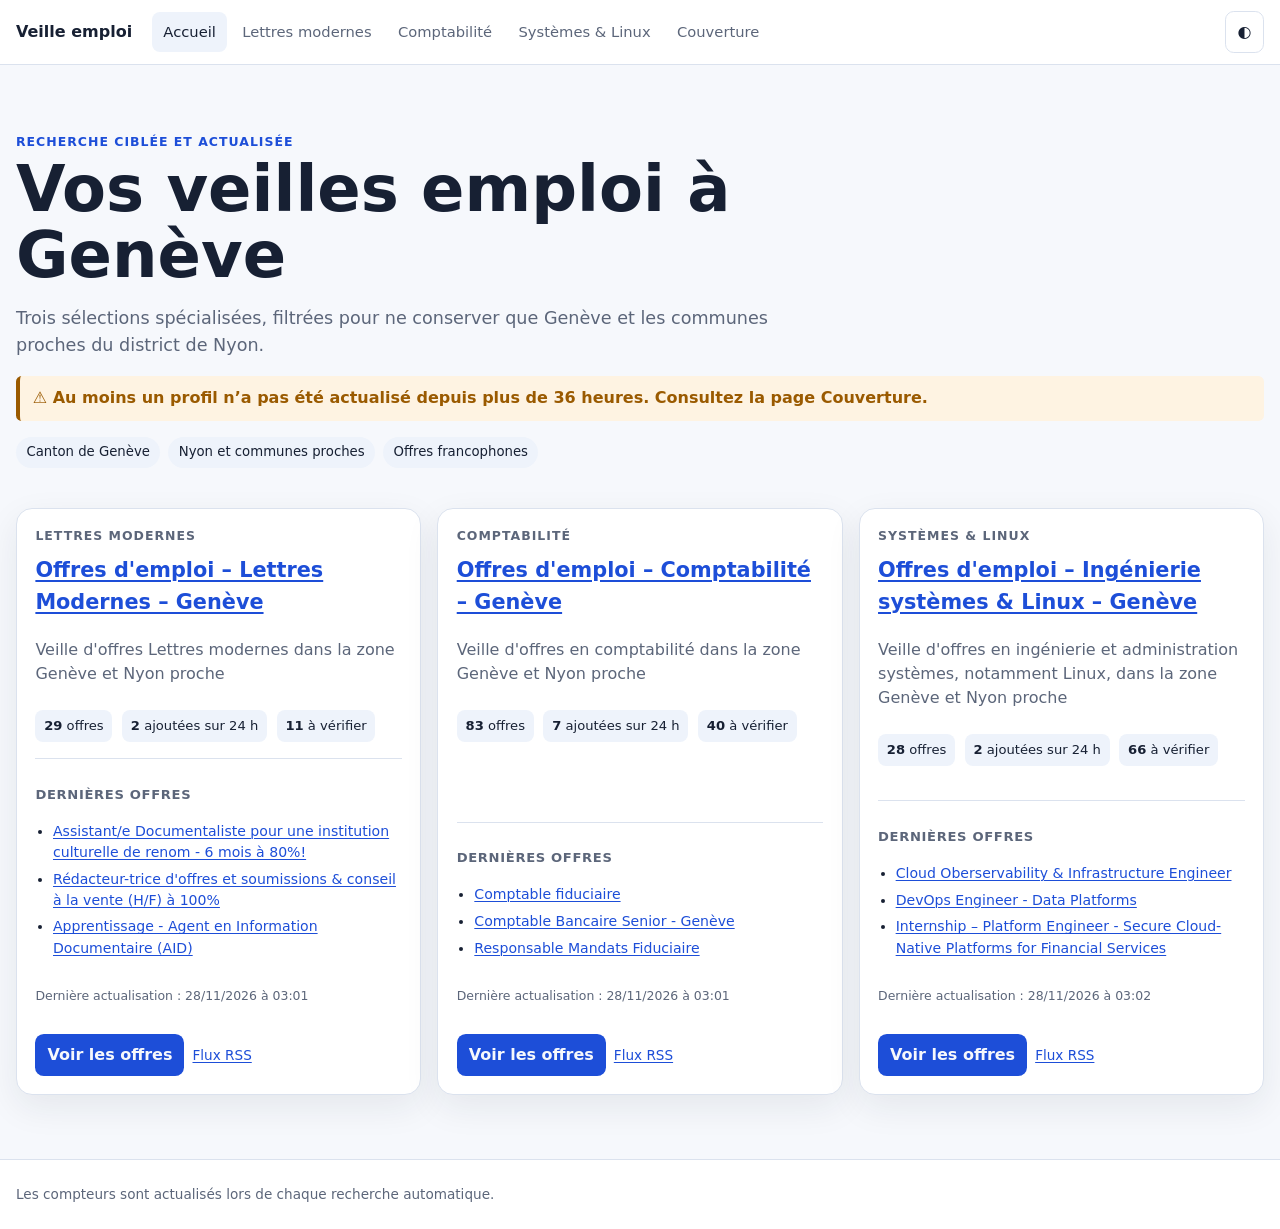
<file: docs/index.html>
<!DOCTYPE html><html lang="fr"><head><meta charset="UTF-8">
<meta name="viewport" content="width=device-width, initial-scale=1"><meta name="theme-color" content="#1d4ed8">
<meta name="description" content="Veilles d'offres d'emploi à Genève et dans le district de Nyon proche.">
<meta property="og:title" content="Veilles emploi – Genève"><link rel="canonical" href="https://gabigbarig.github.io/find_job/">
<link rel="manifest" href="manifest.webmanifest"><link rel="icon" href="icon.svg" type="image/svg+xml">
<link rel="stylesheet" href="assets/site.css"><script>if(localStorage.getItem('find-job:theme')==='dark')document.documentElement.dataset.theme='dark';</script>
<title>Veilles emploi – Genève</title></head><body data-data-fresh-at="2026-11-28T03:01:22.856066+01:00"><a class="skip-link" href="#profils">Aller aux profils</a>
<header class="site-header"><div class="shell header-inner"><a class="brand" href="./">Veille emploi</a><nav class="main-nav" aria-label="Navigation principale"><a href="index.html" aria-current="page">Accueil</a><a href="lettres/">Lettres modernes</a><a href="comptabilite/">Comptabilité</a><a href="systemes/">Systèmes &amp; Linux</a><a href="status.html">Couverture</a></nav>
<div class="header-actions"><button id="theme-toggle" class="icon-button" type="button" aria-label="Changer de thème">◐</button></div></div></header>
<main class="shell"><section class="portal-hero"><p class="eyebrow">Recherche ciblée et actualisée</p>
<h1>Vos veilles emploi à Genève</h1><p class="portal-intro">Trois sélections spécialisées, filtrées pour ne conserver que Genève et les communes proches du district de Nyon.</p>
<p id="portal-freshness-warning" class="freshness-warning" hidden>⚠️ Au moins un profil n’a pas été actualisé depuis plus de 36 heures. Consultez la page Couverture.</p>
<div class="coverage" aria-label="Zone couverte"><span>Canton de Genève</span><span>Nyon et communes proches</span><span>Offres francophones</span></div></section>
<section id="profils" class="profile-grid" aria-label="Profils de recherche"><article class="profile-card">
<p class="eyebrow">Lettres modernes</p><h2><a href="lettres/">Offres d&#x27;emploi – Lettres Modernes – Genève</a></h2>
<p>Veille d&#x27;offres Lettres modernes dans la zone Genève et Nyon proche</p><div class="card-stats"><span><strong>29</strong> offres</span>
<span><strong>2</strong> ajoutées sur 24 h</span>
<span><strong>11</strong> à vérifier</span></div>
<div class="latest"><h3>Dernières offres</h3><ul><li><a href="https://www.jobup.ch/fr/emplois/detail/31d40b3c-4aa2-4e4f-a94a-139de60da13b/" target="_blank" rel="noopener noreferrer">Assistant/e Documentaliste pour une institution culturelle de renom - 6 mois à 80%!</a></li><li><a href="https://www.jobup.ch/fr/emplois/detail/0549dfdb-a9eb-418d-b0b9-749d127c51ce/" target="_blank" rel="noopener noreferrer">Rédacteur-trice d&#x27;offres et soumissions &amp; conseil à la vente (H/F) à 100%</a></li><li><a href="https://www.jobs.ch/fr/offres-emplois/detail/6d8539a7-5ac3-49c3-92fc-cf1a95da4362/" target="_blank" rel="noopener noreferrer">Apprentissage - Agent en Information Documentaire (AID)</a></li></ul></div>
<p class="last-update">Dernière actualisation : 28/11/2026 à 03:01</p>
<div class="card-actions"><a class="primary-button" href="lettres/">Voir les offres</a>
<a class="rss-link" href="lettres/feed.xml">Flux RSS</a></div></article><article class="profile-card">
<p class="eyebrow">Comptabilité</p><h2><a href="comptabilite/">Offres d&#x27;emploi – Comptabilité – Genève</a></h2>
<p>Veille d&#x27;offres en comptabilité dans la zone Genève et Nyon proche</p><div class="card-stats"><span><strong>83</strong> offres</span>
<span><strong>7</strong> ajoutées sur 24 h</span>
<span><strong>40</strong> à vérifier</span></div>
<div class="latest"><h3>Dernières offres</h3><ul><li><a href="https://www.jobscout24.ch/fr/job/e6465d01-7ec0-4f7b-b8a4-3b73a58efce5/" target="_blank" rel="noopener noreferrer">Comptable fiduciaire</a></li><li><a href="https://www.jobup.ch/fr/emplois/detail/1118cb14-773f-43ed-a59e-77e51b51337a/" target="_blank" rel="noopener noreferrer">Comptable Bancaire Senior - Genève</a></li><li><a href="https://www.jobscout24.ch/fr/job/9443d0f3-1bec-4b91-9ffa-afa0ea6d64d8/" target="_blank" rel="noopener noreferrer">Responsable Mandats Fiduciaire</a></li></ul></div>
<p class="last-update">Dernière actualisation : 28/11/2026 à 03:01</p>
<div class="card-actions"><a class="primary-button" href="comptabilite/">Voir les offres</a>
<a class="rss-link" href="comptabilite/feed.xml">Flux RSS</a></div></article><article class="profile-card">
<p class="eyebrow">Systèmes &amp; Linux</p><h2><a href="systemes/">Offres d&#x27;emploi – Ingénierie systèmes &amp; Linux – Genève</a></h2>
<p>Veille d&#x27;offres en ingénierie et administration systèmes, notamment Linux, dans la zone Genève et Nyon proche</p><div class="card-stats"><span><strong>28</strong> offres</span>
<span><strong>2</strong> ajoutées sur 24 h</span>
<span><strong>66</strong> à vérifier</span></div>
<div class="latest"><h3>Dernières offres</h3><ul><li><a href="https://www.jobup.ch/fr/emplois/detail/70709e2f-2058-42c7-88b4-499bbbc62067/" target="_blank" rel="noopener noreferrer">Cloud Oberservability &amp; Infrastructure Engineer</a></li><li><a href="https://www.jobs.ch/fr/offres-emplois/detail/e46200e9-4c2d-4319-b38b-a659e8ae39c0/" target="_blank" rel="noopener noreferrer">DevOps Engineer - Data Platforms</a></li><li><a href="https://www.jobs.ch/fr/offres-emplois/detail/fa8db7b9-d1b4-47b4-b505-edf79d66420b/" target="_blank" rel="noopener noreferrer">Internship – Platform Engineer - Secure Cloud-Native Platforms for Financial Services</a></li></ul></div>
<p class="last-update">Dernière actualisation : 28/11/2026 à 03:02</p>
<div class="card-actions"><a class="primary-button" href="systemes/">Voir les offres</a>
<a class="rss-link" href="systemes/feed.xml">Flux RSS</a></div></article></section></main>
<footer><div class="shell">Les compteurs sont actualisés lors de chaque recherche automatique.</div></footer>
<script>document.getElementById('theme-toggle').addEventListener('click',()=>{const d=document.documentElement.dataset.theme!=='dark';document.documentElement.dataset.theme=d?'dark':'';localStorage.setItem('find-job:theme',d?'dark':'light')});const fresh=Date.parse(document.body.dataset.dataFreshAt);if(!fresh||Date.now()-fresh>36*3600*1000)document.getElementById('portal-freshness-warning').hidden=false;if('serviceWorker'in navigator)window.addEventListener('load',()=>navigator.serviceWorker.register('sw.js').catch(()=>{}));</script>
</body></html>
</file>
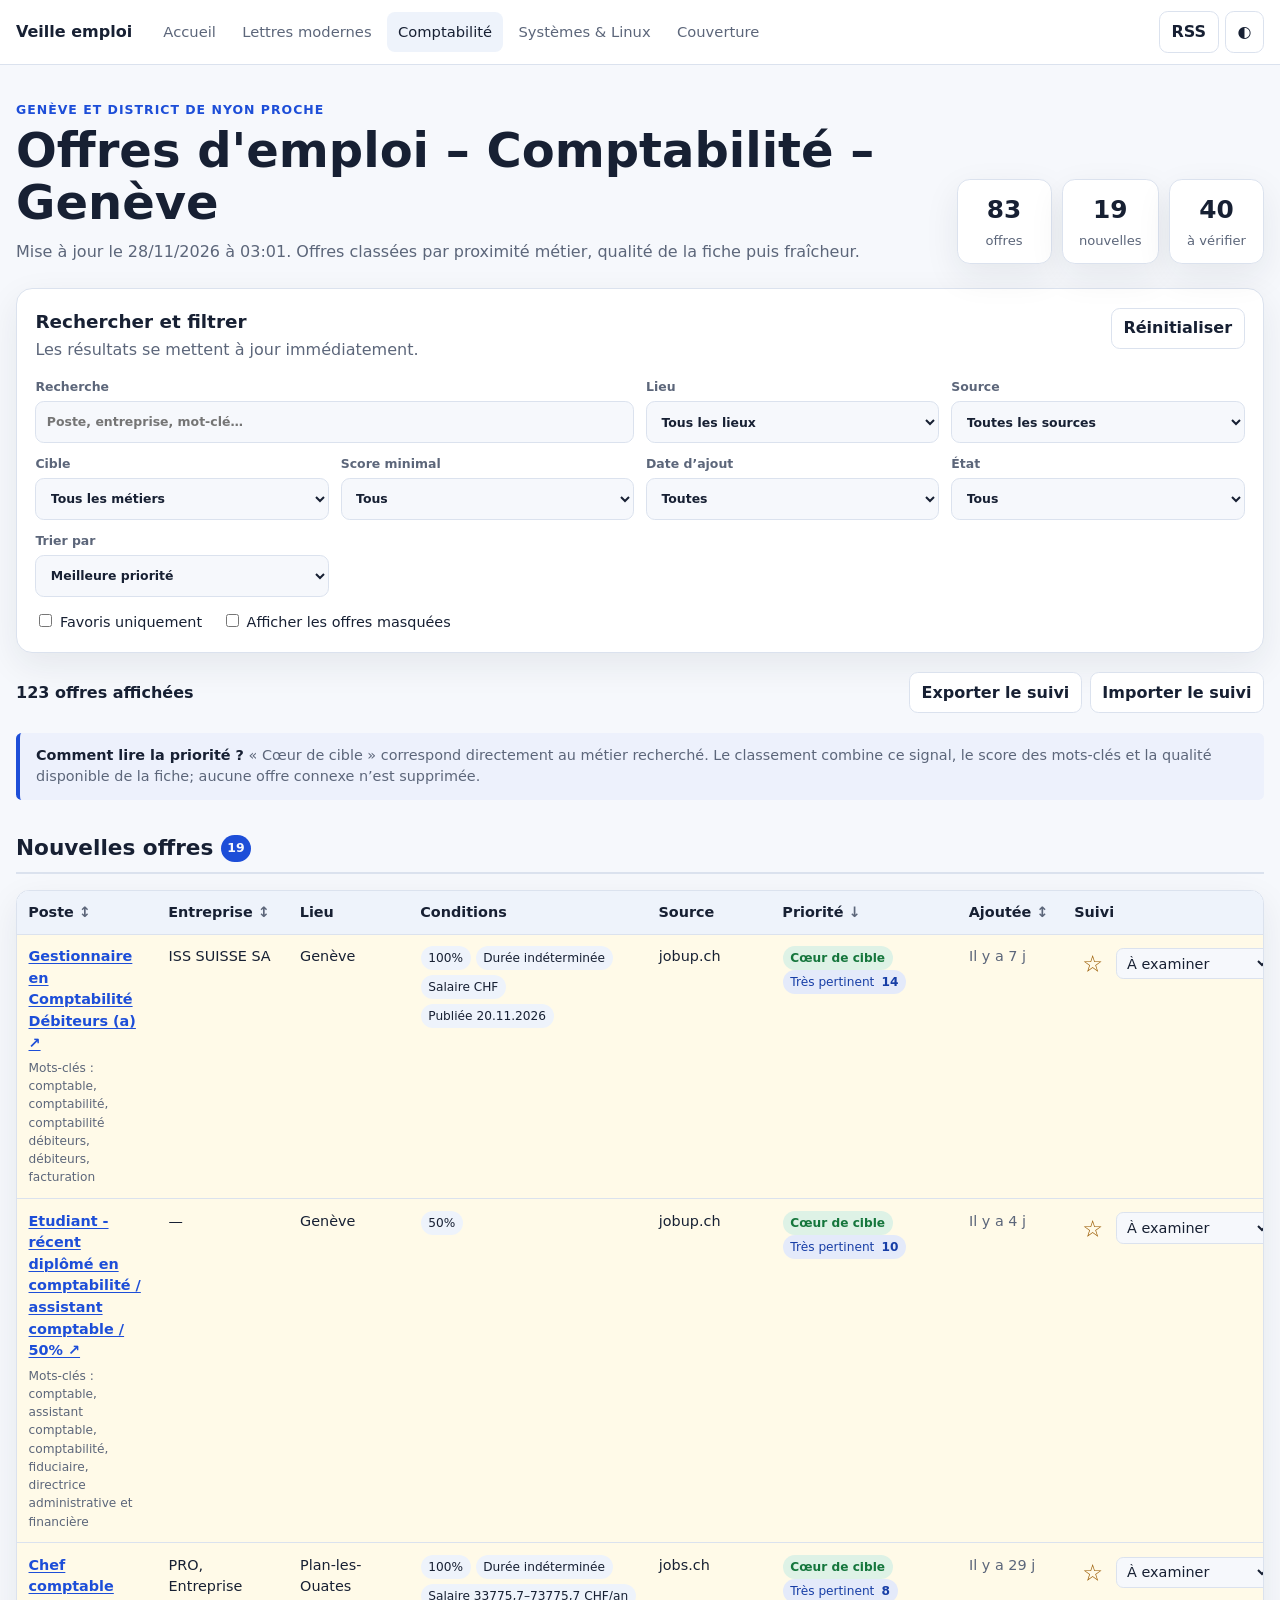
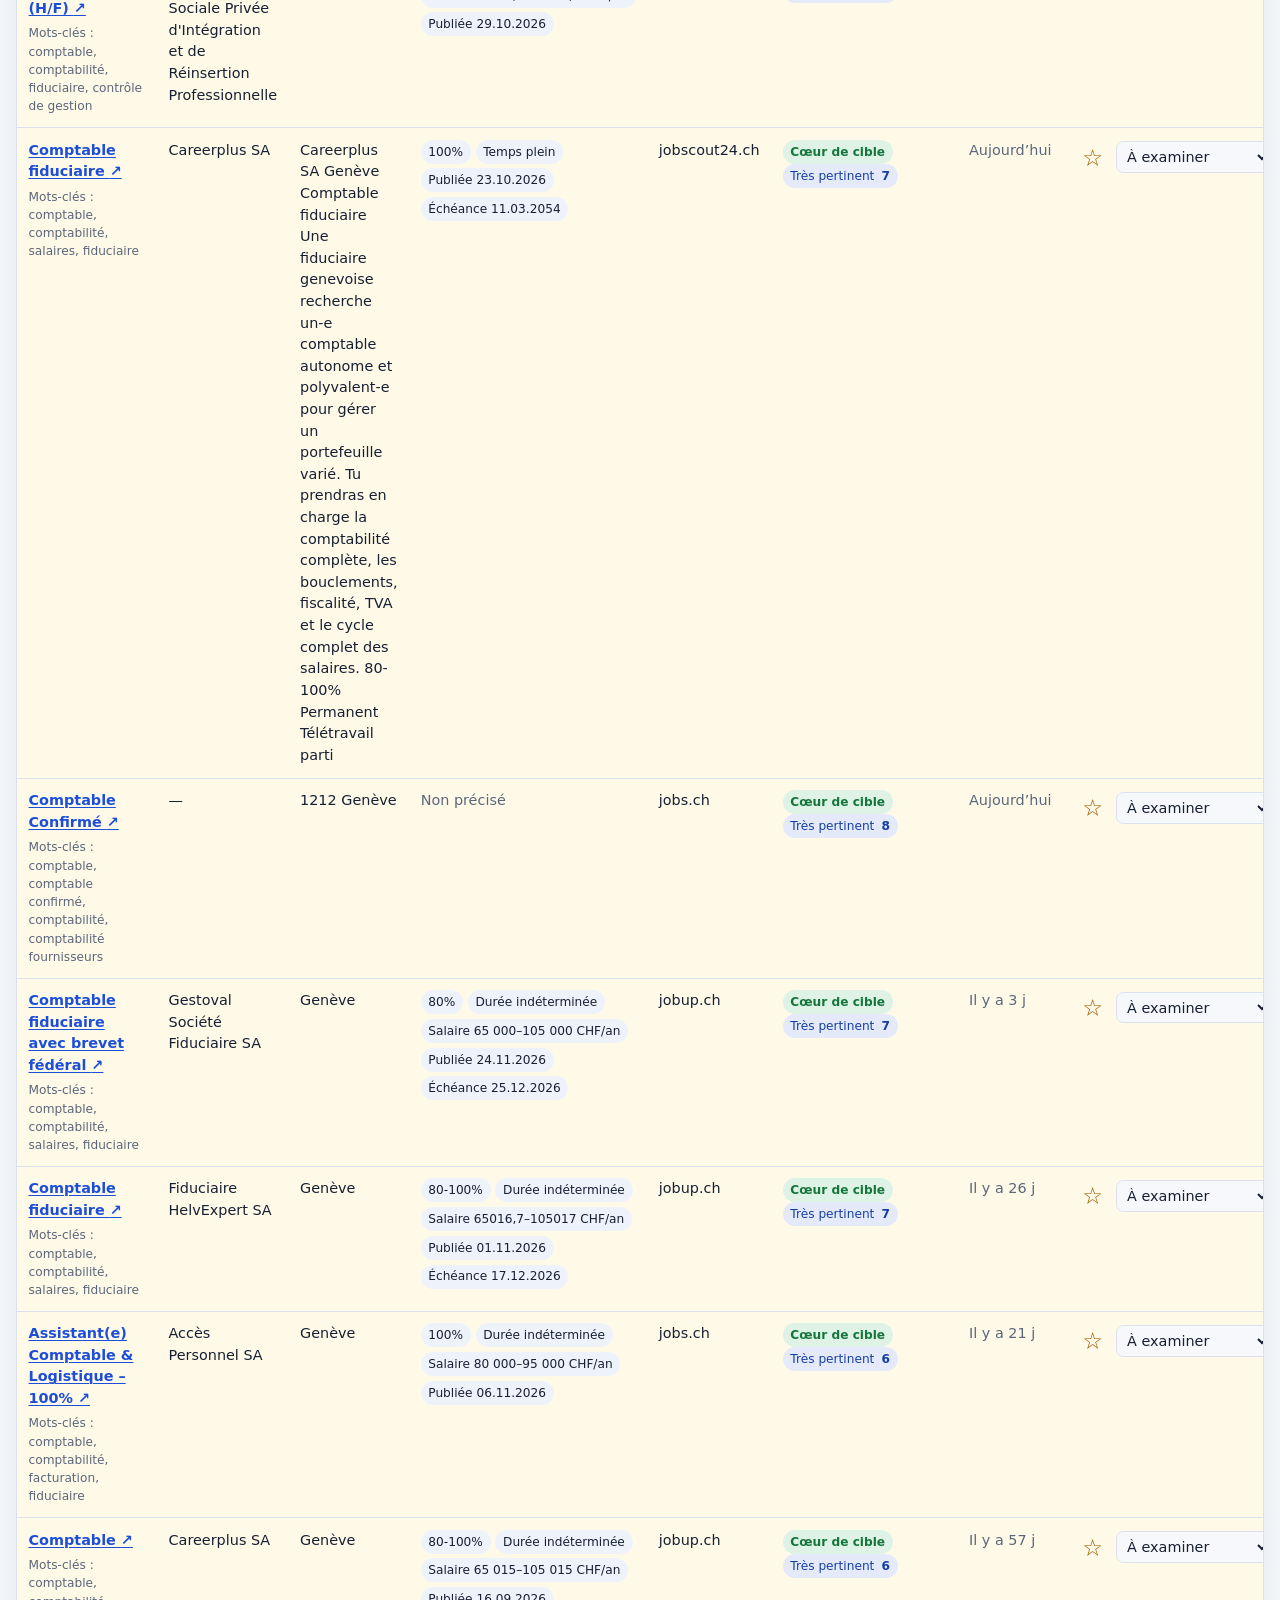
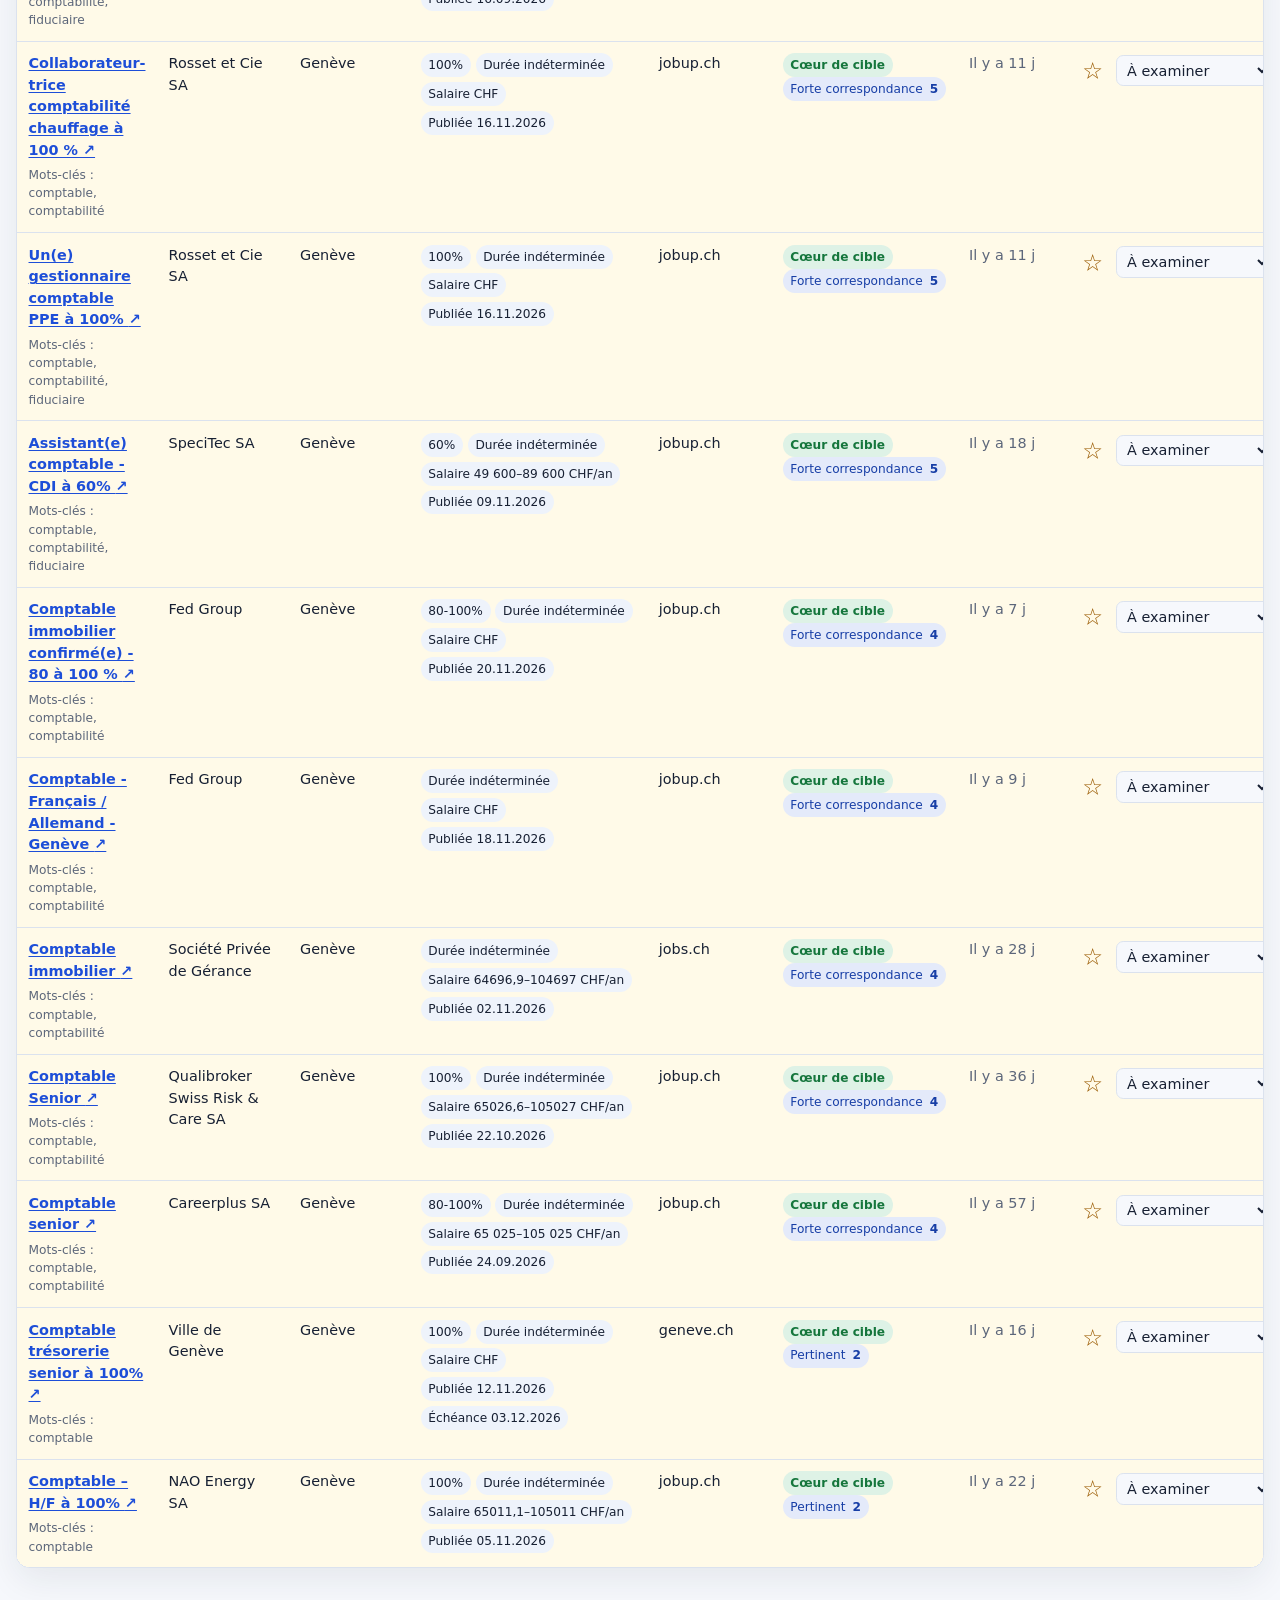
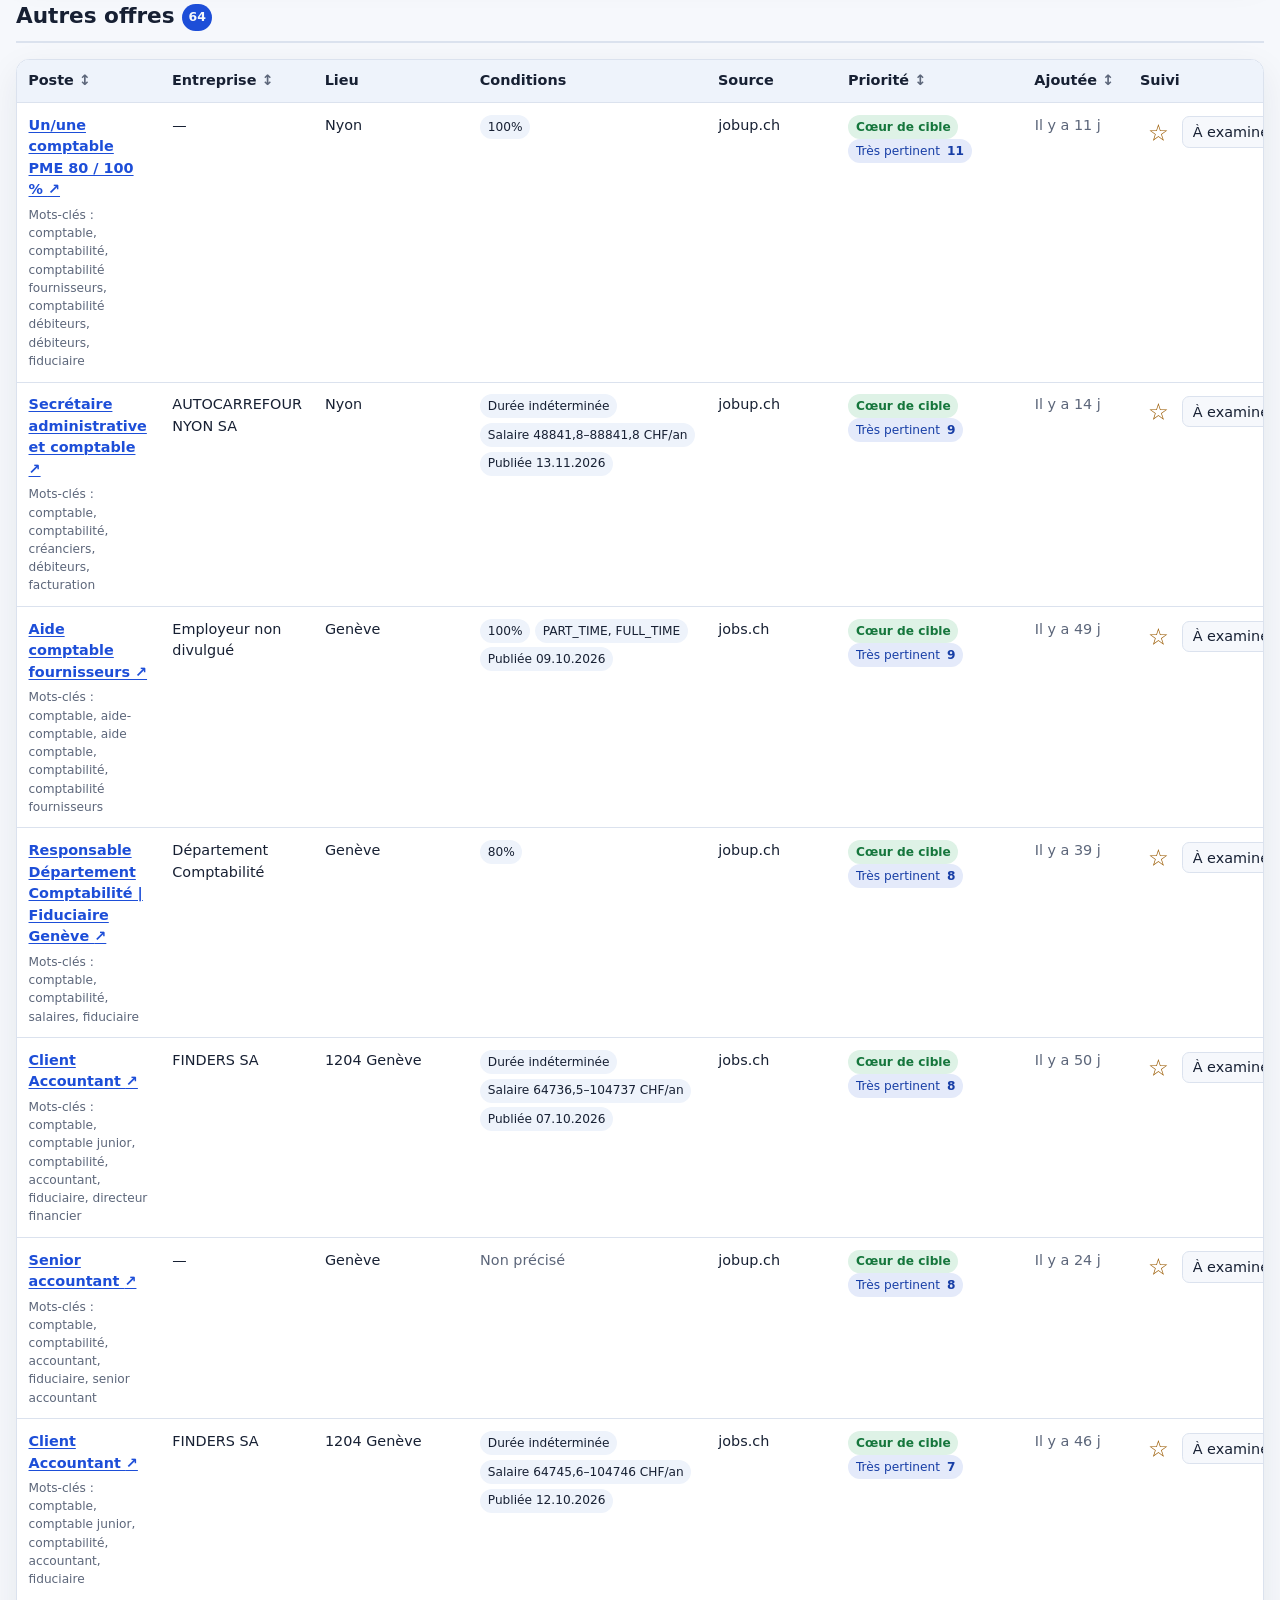
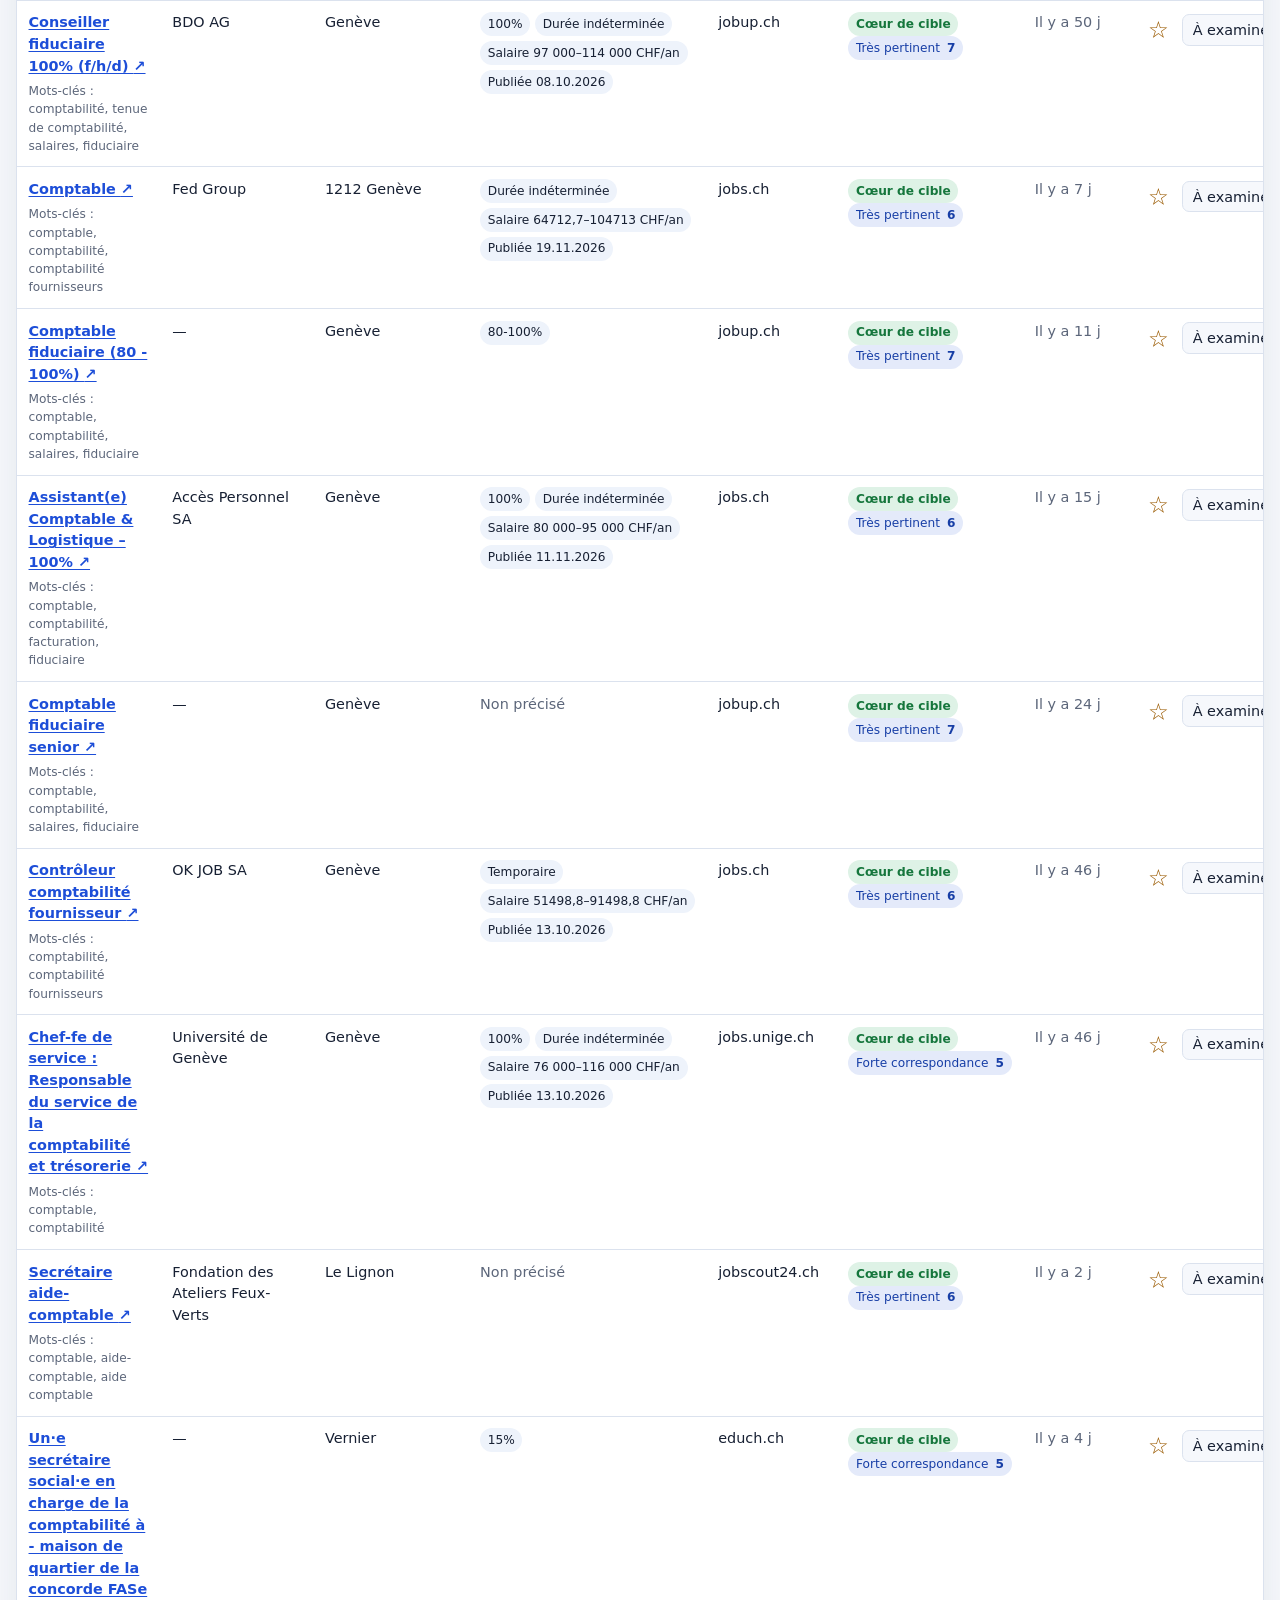
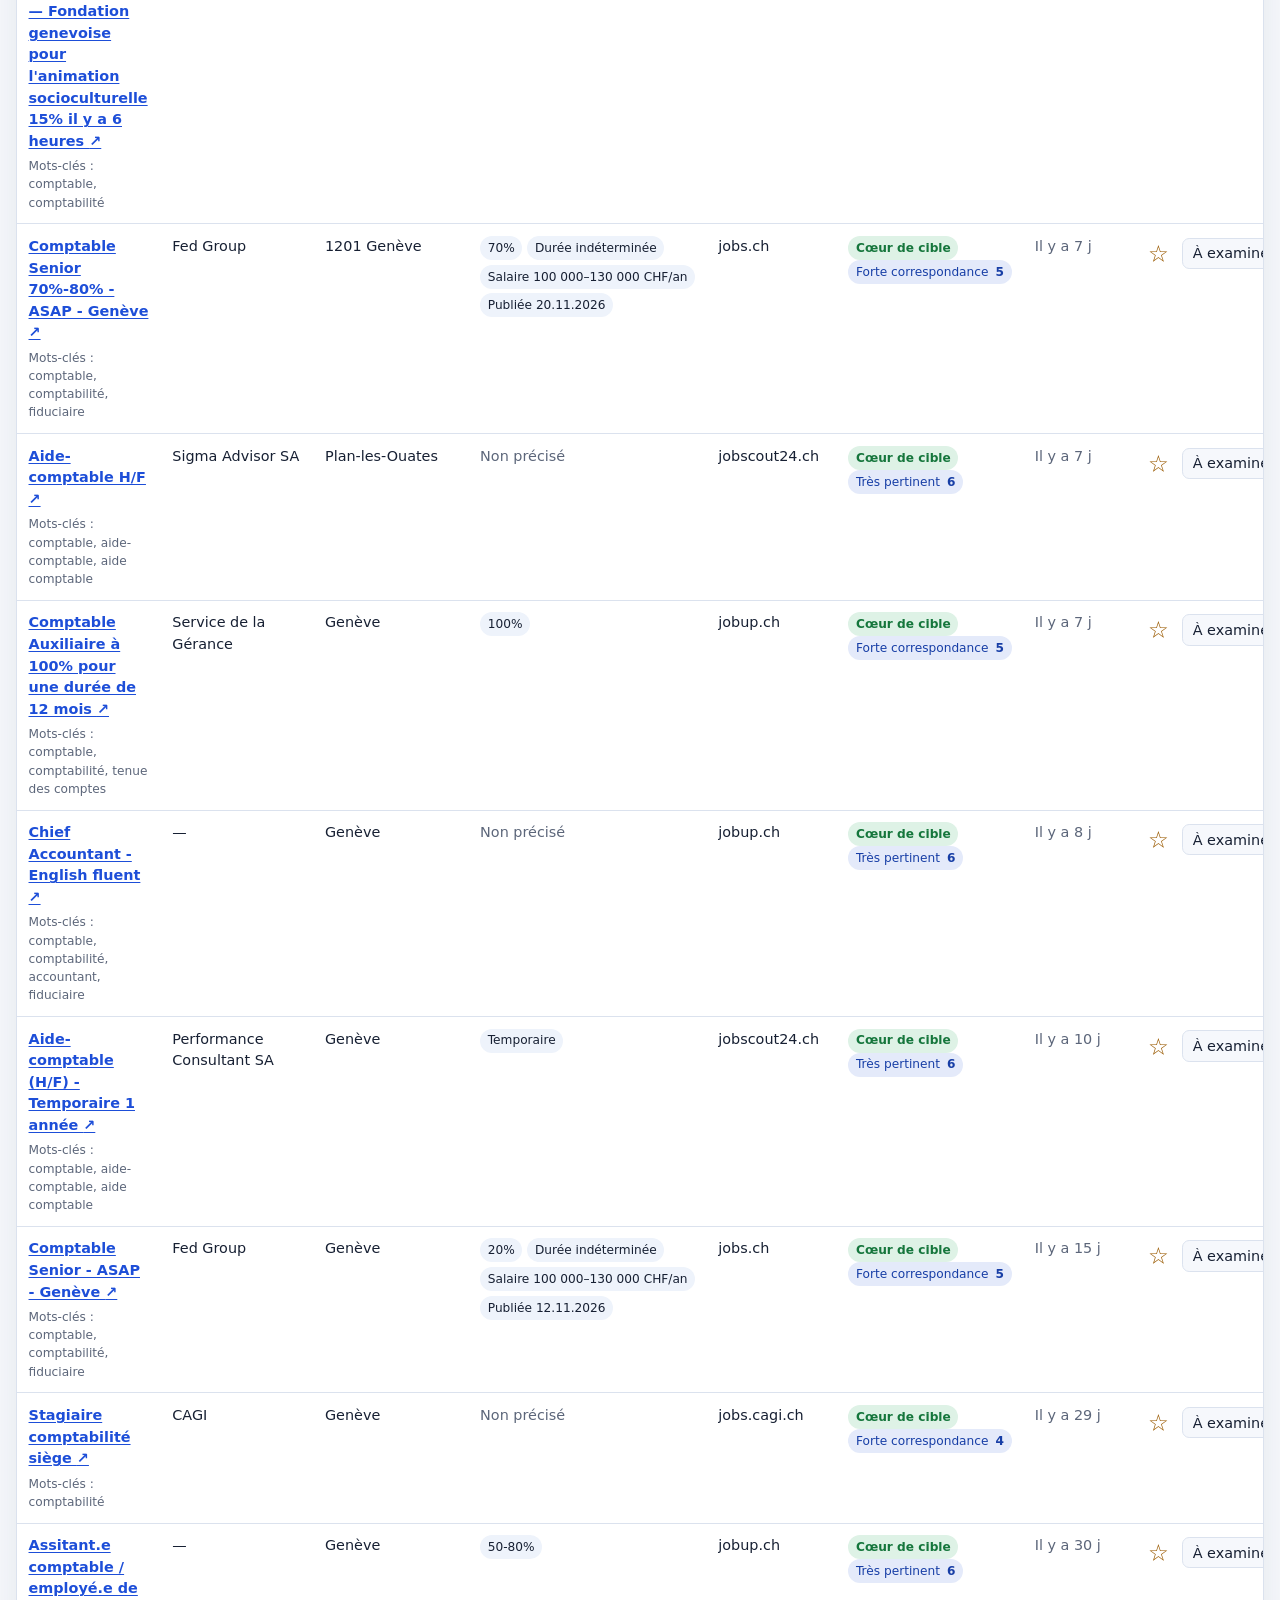
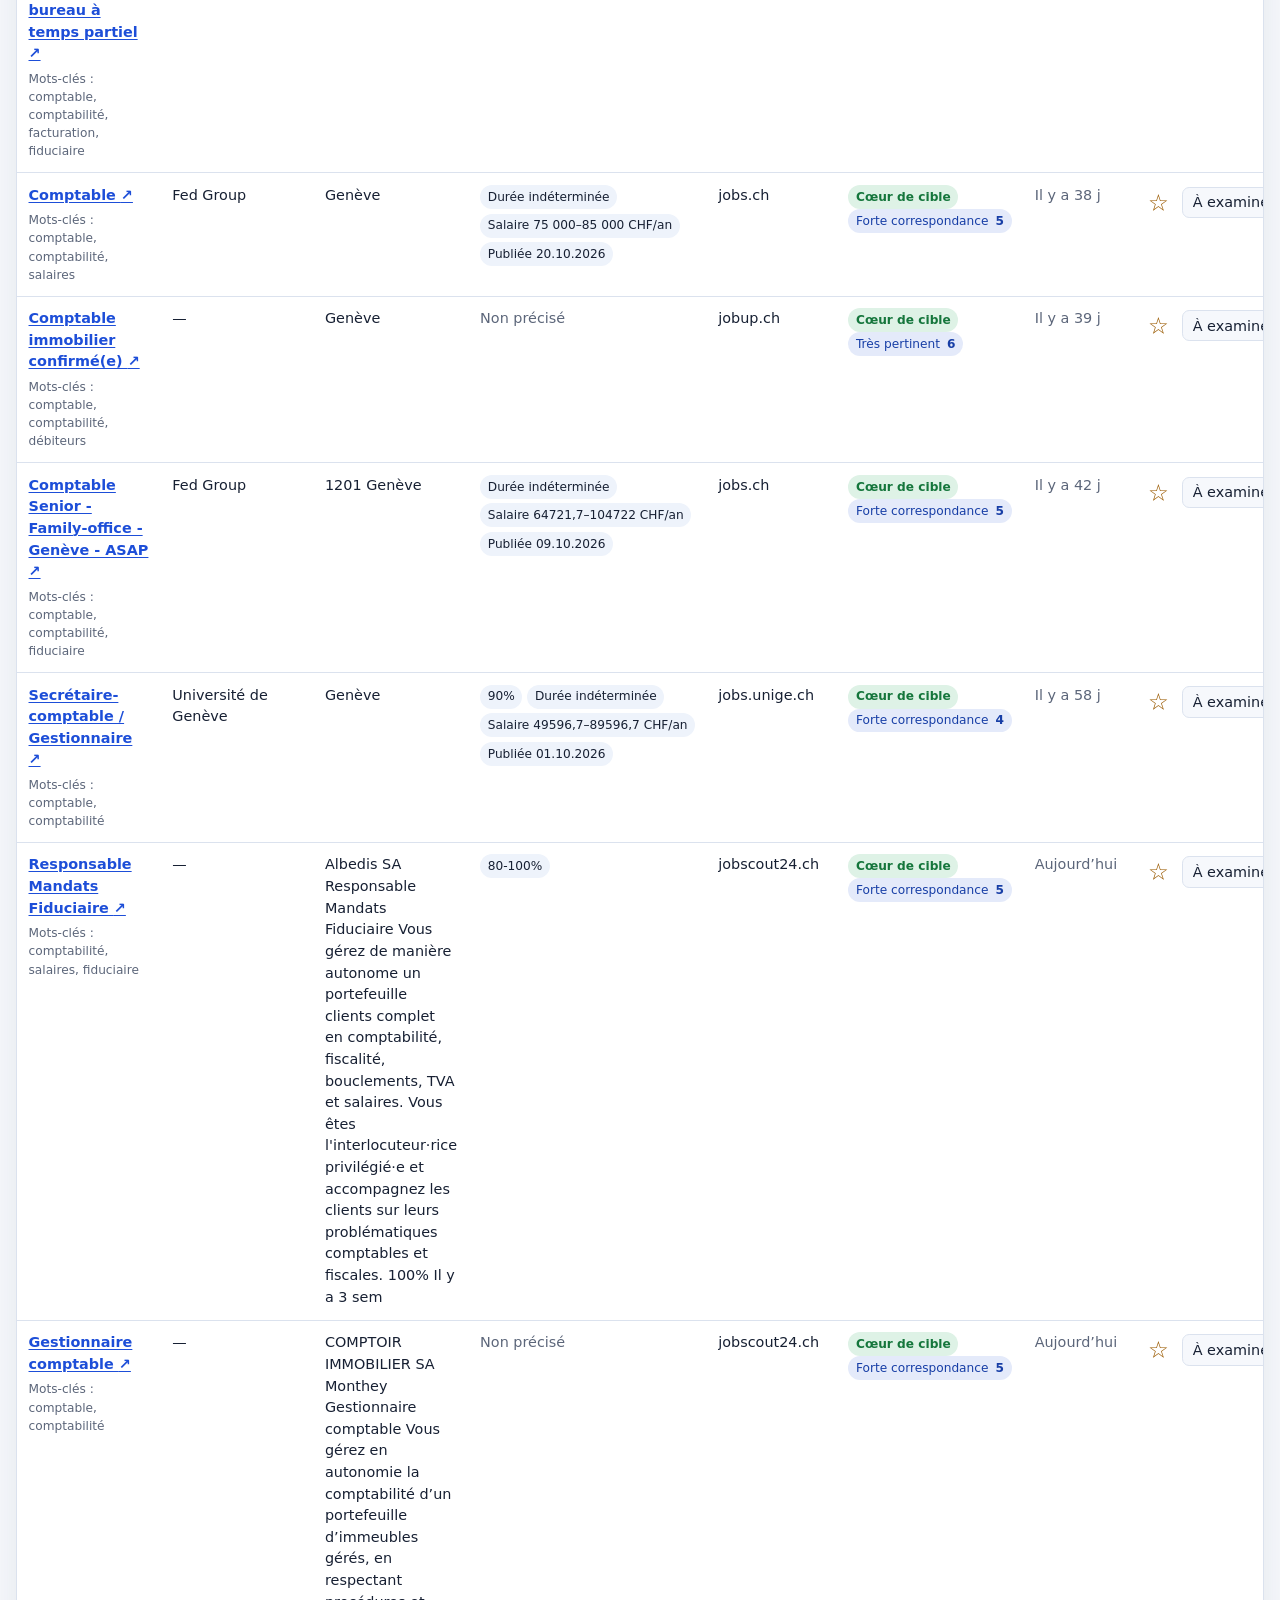
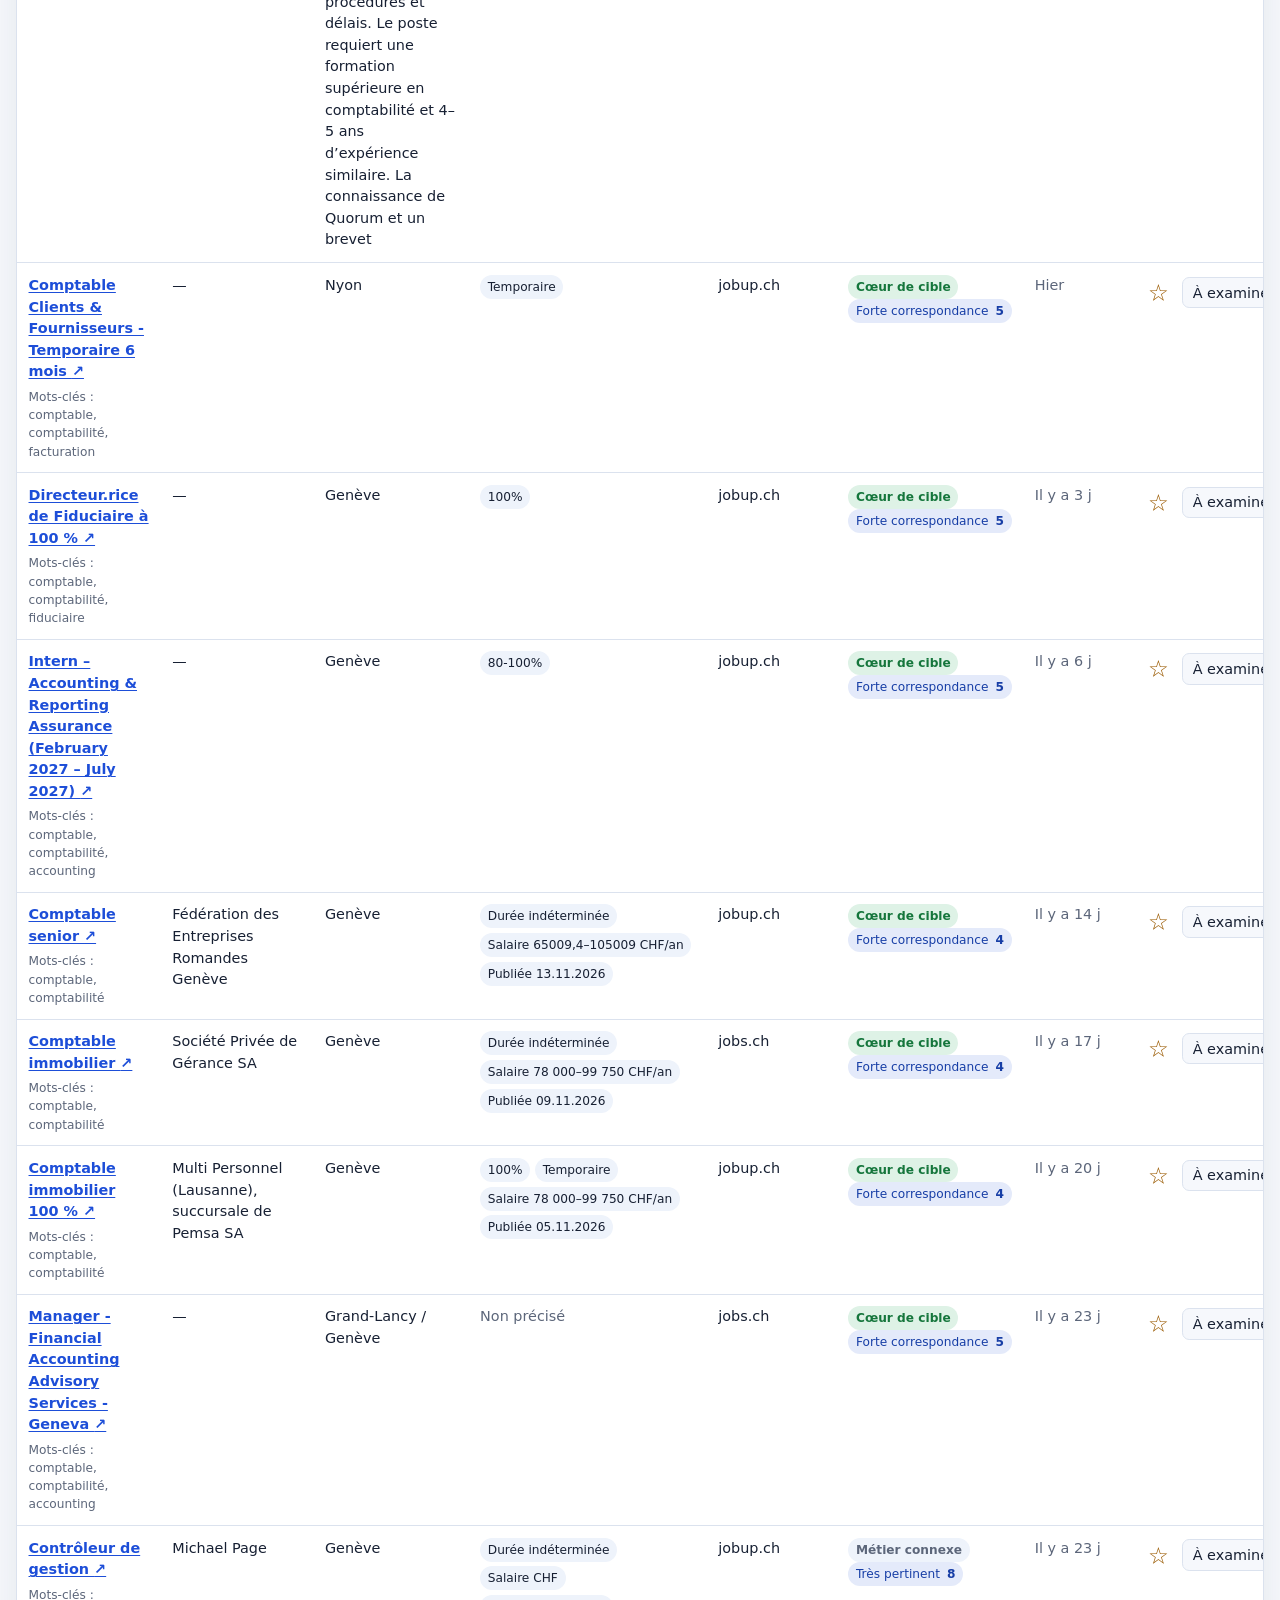
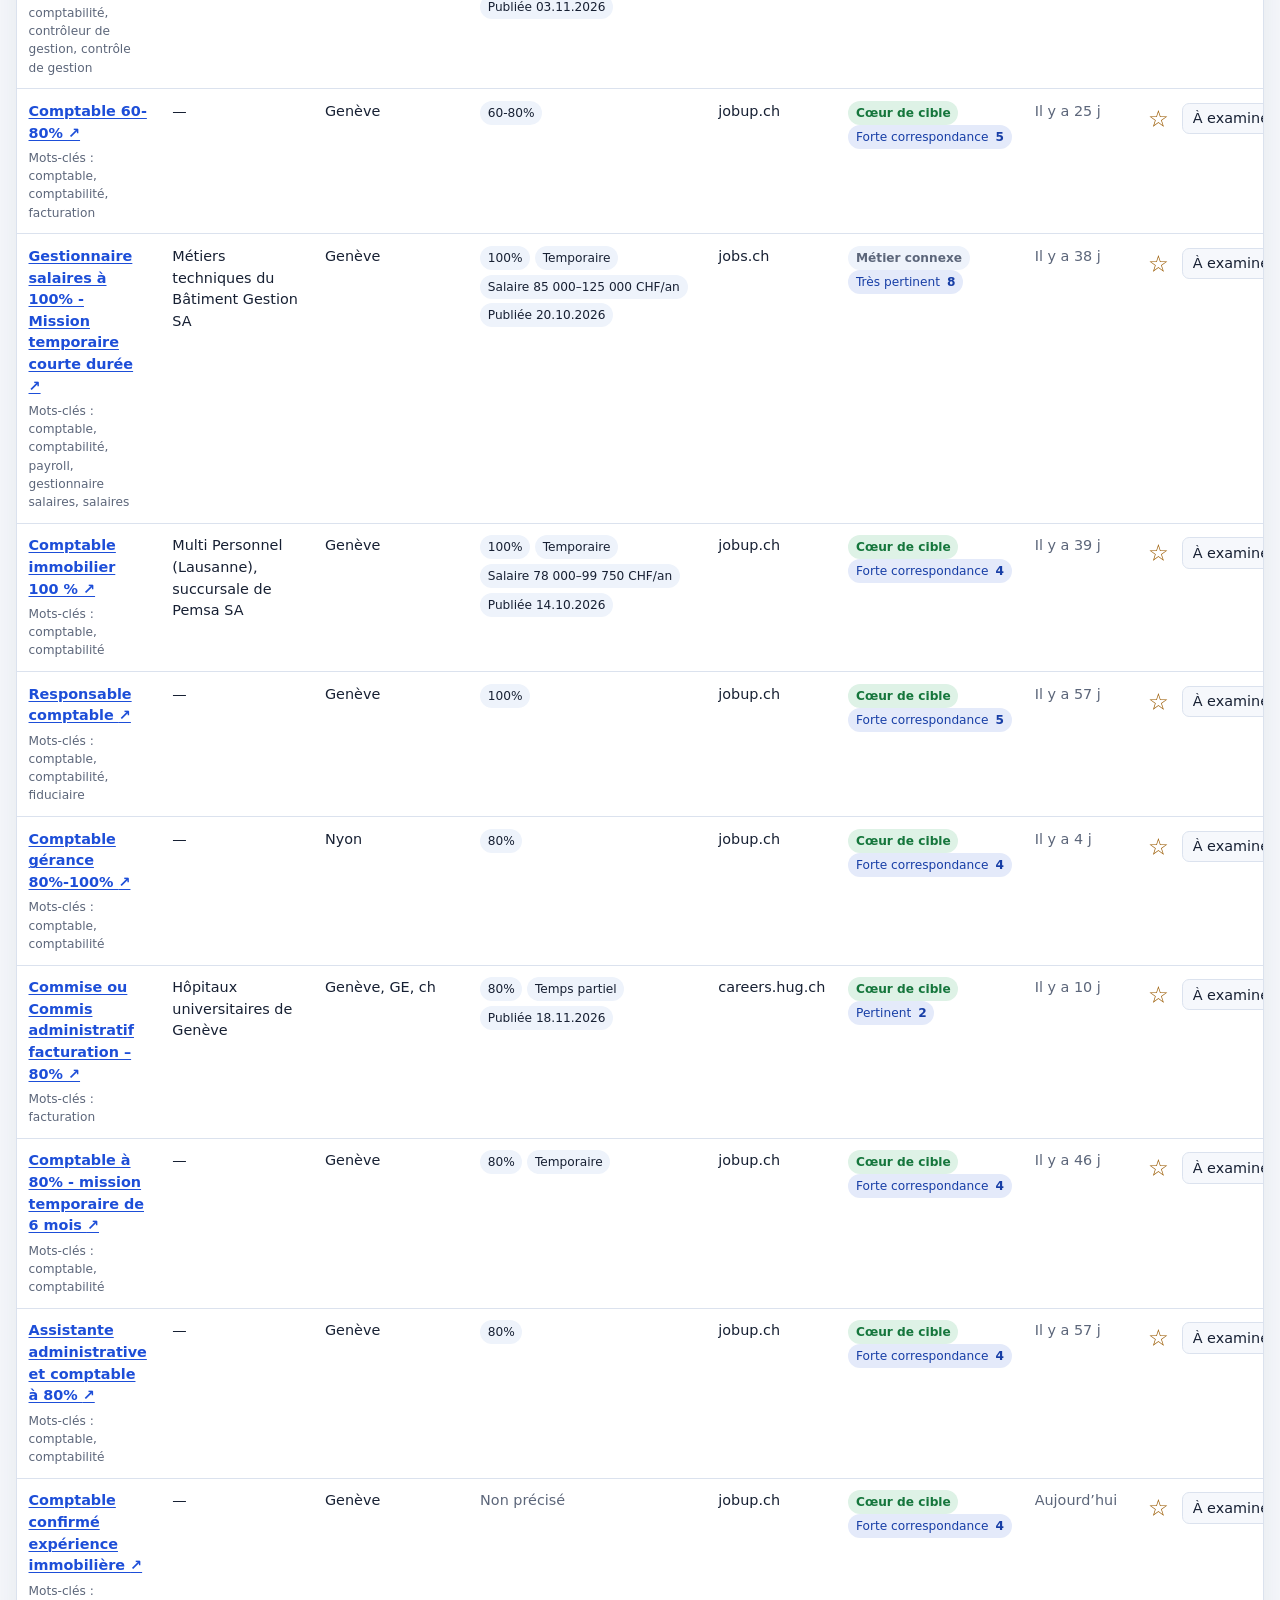
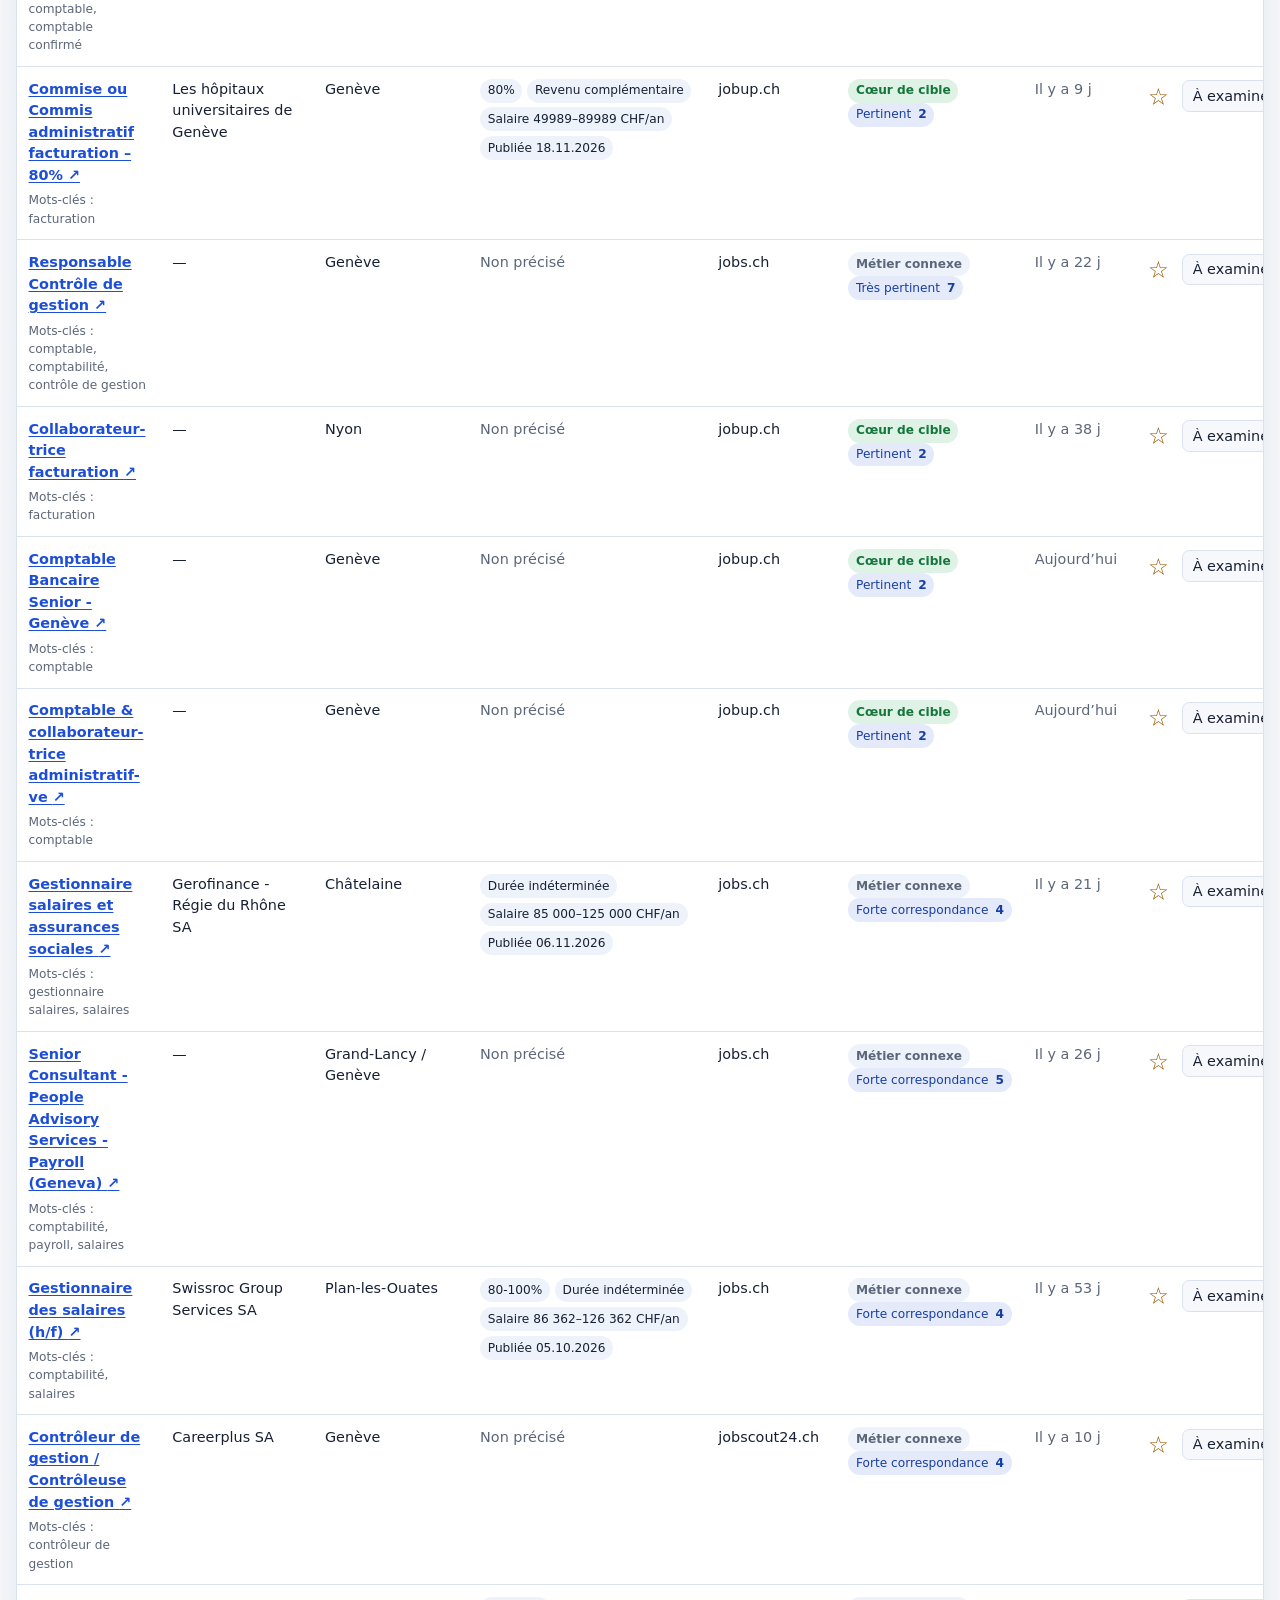
<file: docs/comptabilite/index.html>
<!DOCTYPE html>
<html lang="fr">
<head>
<meta charset="UTF-8"><meta name="viewport" content="width=device-width, initial-scale=1">
<meta name="description" content="Veille d&#x27;offres en comptabilité dans la zone Genève et Nyon proche">
<meta name="theme-color" content="#1d4ed8"><meta property="og:title" content="Offres d&#x27;emploi – Comptabilité – Genève">
<meta property="og:description" content="Veille d&#x27;offres en comptabilité dans la zone Genève et Nyon proche">
<link rel="canonical" href="https://gabigbarig.github.io/find_job/comptabilite/">
<link rel="alternate" type="application/rss+xml" title="Flux RSS" href="feed.xml">
<link rel="manifest" href="../manifest.webmanifest"><link rel="icon" href="../icon.svg" type="image/svg+xml">
<link rel="stylesheet" href="../assets/site.css">
<script>if(localStorage.getItem('find-job:theme')==='dark')document.documentElement.dataset.theme='dark';</script>
<title>Offres d&#x27;emploi – Comptabilité – Genève</title>
</head>
<body data-profile="comptabilite">
<a class="skip-link" href="#offres">Aller aux offres</a>
<header class="site-header"><div class="shell header-inner"><a class="brand" href="../">Veille emploi</a>
<nav class="main-nav" aria-label="Navigation principale"><a href="../index.html">Accueil</a><a href="../lettres/">Lettres modernes</a><a href="../comptabilite/" aria-current="page">Comptabilité</a><a href="../systemes/">Systèmes &amp; Linux</a><a href="../status.html">Couverture</a></nav><div class="header-actions"><a class="icon-button" href="feed.xml" title="Flux RSS">RSS</a>
<button id="theme-toggle" class="icon-button" type="button" aria-label="Changer de thème">◐</button></div></div></header>
<main class="shell" id="offres">
<section class="hero"><div><p class="eyebrow">Genève et district de Nyon proche</p>
<h1>Offres d&#x27;emploi – Comptabilité – Genève</h1>
<p class="updated">Mise à jour le 28/11/2026 à 03:01. Offres classées par proximité métier, qualité de la fiche puis fraîcheur.</p></div>
<div class="hero-stats"><div><strong>83</strong><span>offres</span></div>
<div><strong>19</strong><span>nouvelles</span></div>
<div><strong>40</strong><span>à vérifier</span></div></div></section>

<section class="panel filters" aria-labelledby="filters-title"><div class="panel-title-row">
<div><h2 id="filters-title">Rechercher et filtrer</h2><p>Les résultats se mettent à jour immédiatement.</p></div>
<button id="reset-filters" class="secondary" type="button">Réinitialiser</button></div>
<div class="filter-grid">
<label class="search-field">Recherche<input id="search" type="search" placeholder="Poste, entreprise, mot-clé…" autocomplete="off"></label>
<label>Lieu<select id="location-filter"><option value="">Tous les lieux</option><option value="1201 Genève">1201 Genève</option><option value="1204 Genève">1204 Genève</option><option value="1212 Genève">1212 Genève</option><option value="Albedis SA Responsable Mandats Fiduciaire Vous gérez de manière autonome un portefeuille clients complet en comptabilité, fiscalité, bouclements, TVA et salaires. Vous êtes l&#x27;interlocuteur·rice privilégié·e et accompagnez les clients sur leurs problématiques comptables et fiscales. 100% Il y a 3 sem">Albedis SA Responsable Mandats Fiduciaire Vous gérez de manière autonome un portefeuille clients complet en comptabilité, fiscalité, bouclements, TVA et salaires. Vous êtes l&#x27;interlocuteur·rice privilégié·e et accompagnez les clients sur leurs problématiques comptables et fiscales. 100% Il y a 3 sem</option><option value="Bantam Wankmüller SA Etagnières Aide-comptable 40% à 60% (H/F) En tant qu&#x27;aide-comptable à 40–60%, vous participez à la tenue de la comptabilité et au suivi administratif financier. Le poste requiert une expérience confirmée similaire et une bonne maîtrise du français. 40-60% Permanent Il y a 2 mois">Bantam Wankmüller SA Etagnières Aide-comptable 40% à 60% (H/F) En tant qu&#x27;aide-comptable à 40–60%, vous participez à la tenue de la comptabilité et au suivi administratif financier. Le poste requiert une expérience confirmée similaire et une bonne maîtrise du français. 40-60% Permanent Il y a 2 mois</option><option value="Barock Job AG Leiter/in Payroll Vous assumez la responsabilité globale de la paie, du contrôle du temps et des assurances sociales pour environ 2&#x27;800 collaborateurs. Vous dirigez une équipe de trois personnes et garantissez les clôtures mensuelles et annuelles. Une expérience de plusieurs années et">Barock Job AG Leiter/in Payroll Vous assumez la responsabilité globale de la paie, du contrôle du temps et des assurances sociales pour environ 2&#x27;800 collaborateurs. Vous dirigez une équipe de trois personnes et garantissez les clôtures mensuelles et annuelles. Une expérience de plusieurs années et</option><option value="COMPTOIR IMMOBILIER SA Monthey Gestionnaire comptable Vous gérez en autonomie la comptabilité d’un portefeuille d’immeubles gérés, en respectant procédures et délais. Le poste requiert une formation supérieure en comptabilité et 4–5 ans d’expérience similaire. La connaissance de Quorum et un brevet">COMPTOIR IMMOBILIER SA Monthey Gestionnaire comptable Vous gérez en autonomie la comptabilité d’un portefeuille d’immeubles gérés, en respectant procédures et délais. Le poste requiert une formation supérieure en comptabilité et 4–5 ans d’expérience similaire. La connaissance de Quorum et un brevet</option><option value="Camenzind Human Resources GmbH Payroll Spezialist (m/w) Poste responsable en administration de la paie incluant paiements, déclarations sociales et contacts avec les autorités. Exigence de formation commerciale et expérience en paie. 100% Permanent Avant-hier">Camenzind Human Resources GmbH Payroll Spezialist (m/w) Poste responsable en administration de la paie incluant paiements, déclarations sociales et contacts avec les autorités. Exigence de formation commerciale et expérience en paie. 100% Permanent Avant-hier</option><option value="Camenzind Human Resources GmbH Spezialist Payroll (m/w) Vous serez responsable de la paie et de SwissSalary, y compris de l&#x27;impôt à la source. Le poste requiert une expérience en paie et en assurances sociales pour une grande entreprise suisse de biens de consommation. 100% Permanent La semaine dern">Camenzind Human Resources GmbH Spezialist Payroll (m/w) Vous serez responsable de la paie et de SwissSalary, y compris de l&#x27;impôt à la source. Le poste requiert une expérience en paie et en assurances sociales pour une grande entreprise suisse de biens de consommation. 100% Permanent La semaine dern</option><option value="Careerplus SA Genève Comptable fiduciaire Une fiduciaire genevoise recherche un-e comptable autonome et polyvalent-e pour gérer un portefeuille varié. Tu prendras en charge la comptabilité complète, les bouclements, fiscalité, TVA et le cycle complet des salaires. 80-100% Permanent Télétravail parti">Careerplus SA Genève Comptable fiduciaire Une fiduciaire genevoise recherche un-e comptable autonome et polyvalent-e pour gérer un portefeuille varié. Tu prendras en charge la comptabilité complète, les bouclements, fiscalité, TVA et le cycle complet des salaires. 80-100% Permanent Télétravail parti</option><option value="Careerplus SA Genève Comptable fiscaliste Une fiduciaire à taille humaine de la région de La Côte recherche un comptable fiscaliste 60–70% pour accompagner des clients locaux et partiellement internationaux. Vous établirez des déclarations d’impôt pour personnes physiques, préparerez des déclaration">Careerplus SA Genève Comptable fiscaliste Une fiduciaire à taille humaine de la région de La Côte recherche un comptable fiscaliste 60–70% pour accompagner des clients locaux et partiellement internationaux. Vous établirez des déclarations d’impôt pour personnes physiques, préparerez des déclaration</option><option value="Careerplus SA Olten Fachperson Payroll Vous gérez de manière autonome le traitement mensuel des salaires et êtes le contact pour la paie et les assurances sociales. Vous disposez d&#x27;une formation commerciale, d&#x27;au moins trois ans d&#x27;expérience en paie et de solides compétences MS Office et systèmes pa">Careerplus SA Olten Fachperson Payroll Vous gérez de manière autonome le traitement mensuel des salaires et êtes le contact pour la paie et les assurances sociales. Vous disposez d&#x27;une formation commerciale, d&#x27;au moins trois ans d&#x27;expérience en paie et de solides compétences MS Office et systèmes pa</option><option value="Careerplus SA Wallis Comptable Vous gérez de manière autonome la comptabilité d’un portefeuille de sociétés jusqu’au bouclement. Une solide expérience comptable est requise; l’expérience en fiduciaire est un atout. Le client est un groupe valaisan actif dans la construction, le bois, les échafaudage">Careerplus SA Wallis Comptable Vous gérez de manière autonome la comptabilité d’un portefeuille de sociétés jusqu’au bouclement. Une solide expérience comptable est requise; l’expérience en fiduciaire est un atout. Le client est un groupe valaisan actif dans la construction, le bois, les échafaudage</option><option value="Careerplus SA Wallis Comptable fiduciaire Vous tenez des comptabilités complètes, réalisez bouclages périodiques et annuels et préparez les TVA. Vous disposez d&#x27;une formation en comptabilité/finance ou fiduciaire, maîtrisez les outils informatiques et travaillez de façon autonome avec clientèle. 80-">Careerplus SA Wallis Comptable fiduciaire Vous tenez des comptabilités complètes, réalisez bouclages périodiques et annuels et préparez les TVA. Vous disposez d&#x27;une formation en comptabilité/finance ou fiduciaire, maîtrisez les outils informatiques et travaillez de façon autonome avec clientèle. 80-</option><option value="Châtelaine">Châtelaine</option><option value="Cofidex SA St-Sulpice VD Collaborateur-trice fiduciaire avec brevet fédéral Vous gérez les salaires et la comptabilité pour un portefeuille de client·e·s, incluant les bouclements mensuels et annuels et les états financiers. Vous conseillez les client·e·s sur les aspects fiscaux, sociaux et comptabl">Cofidex SA St-Sulpice VD Collaborateur-trice fiduciaire avec brevet fédéral Vous gérez les salaires et la comptabilité pour un portefeuille de client·e·s, incluant les bouclements mensuels et annuels et les états financiers. Vous conseillez les client·e·s sur les aspects fiscaux, sociaux et comptabl</option><option value="Fed Group Comptable Clients &amp; Fournisseurs - Temporaire 6 mois Vous rejoindrez une équipe financière et assurerez le suivi des comptes clients et fournisseurs et des opérations comptables courantes. Le poste demande une expérience confirmée en comptabilité auxiliaire en Suisse et le français plus un">Fed Group Comptable Clients &amp; Fournisseurs - Temporaire 6 mois Vous rejoindrez une équipe financière et assurerez le suivi des comptes clients et fournisseurs et des opérations comptables courantes. Le poste demande une expérience confirmée en comptabilité auxiliaire en Suisse et le français plus un</option><option value="Fed Group Contrôleur de gestion comptable Pour un client du secteur médical, nous recrutons un Contrôleur de gestion comptable en mission temporaire pour renforcer le département financier. Le poste exige une solide expérience en comptabilité, clôtures périodiques et maîtrise d&#x27;un ERP. Fed Finance">Fed Group Contrôleur de gestion comptable Pour un client du secteur médical, nous recrutons un Contrôleur de gestion comptable en mission temporaire pour renforcer le département financier. Le poste exige une solide expérience en comptabilité, clôtures périodiques et maîtrise d&#x27;un ERP. Fed Finance</option><option value="Fed Group Finance Manager - Anglais bilingue - CDI Vous structurez et pilotez la fonction financière d&#x27;une startup industrielle en forte croissance, en report direct au CEO. Missions clés : gestion de la trésorerie, modélisation financière trois états, accompagnement des levées de fonds et supervisi">Fed Group Finance Manager - Anglais bilingue - CDI Vous structurez et pilotez la fonction financière d&#x27;une startup industrielle en forte croissance, en report direct au CEO. Missions clés : gestion de la trésorerie, modélisation financière trois états, accompagnement des levées de fonds et supervisi</option><option value="Fed Group Responsable Comptable Rattaché au Finance Manager, vous pilotez la comptabilité complète, les clôtures, la trésorerie et les rapports financiers. Le poste demande 8–10 ans d&#x27;expérience pertinente en comptabilité avec expérience managériale, ainsi que la maîtrise de SAP et des Swiss GAAP RP">Fed Group Responsable Comptable Rattaché au Finance Manager, vous pilotez la comptabilité complète, les clôtures, la trésorerie et les rapports financiers. Le poste demande 8–10 ans d&#x27;expérience pertinente en comptabilité avec expérience managériale, ainsi que la maîtrise de SAP et des Swiss GAAP RP</option><option value="GAG Genossenschaft für Altersbetreuung und Pflege Gäu Egerkingen Payroll Manager Assurer la gestion complète de la paie mensuelle, y compris les déclarations aux assurances sociales. Conseiller managers et employés, maintenir la qualité des données dans Lobos et Polypoint. 60-80% Permanent pause cou">GAG Genossenschaft für Altersbetreuung und Pflege Gäu Egerkingen Payroll Manager Assurer la gestion complète de la paie mensuelle, y compris les déclarations aux assurances sociales. Conseiller managers et employés, maintenir la qualité des données dans Lobos et Polypoint. 60-80% Permanent pause cou</option><option value="Genève">Genève</option><option value="Genève, GE, ch">Genève, GE, ch</option><option value="Grand-Lancy / Genève">Grand-Lancy / Genève</option><option value="Hays (Schweiz) AG Financial Accountant (m/w/d) Gestion financière indépendante de plusieurs entités suisses avec responsabilité comptable et reporting IFRS. Excellentes compétences Abacus et expérience en clôtures requises. 100% Le mois dernier">Hays (Schweiz) AG Financial Accountant (m/w/d) Gestion financière indépendante de plusieurs entités suisses avec responsabilité comptable et reporting IFRS. Excellentes compétences Abacus et expérience en clôtures requises. 100% Le mois dernier</option><option value="Jungfrau Region Tourismus AG Finance Assistant En tant que Finance Assistant, vous gérez de manière autonome la comptabilité de plusieurs organisations touristiques locales, préparez les bilans annuels et les déclarations TVA, et supervisez un apprenant. Jungfrau Region Tourismus AG exploite six res">Jungfrau Region Tourismus AG Finance Assistant En tant que Finance Assistant, vous gérez de manière autonome la comptabilité de plusieurs organisations touristiques locales, préparez les bilans annuels et les déclarations TVA, et supervisez un apprenant. Jungfrau Region Tourismus AG exploite six res</option><option value="Le Lignon">Le Lignon</option><option value="Nyon">Nyon</option><option value="Personal Knobel AG Accountant (a) Comptable chargé(e) des livres comptables, de l&#x27;analyse des flux de trésorerie et des clôtures financières au sein d&#x27;un prestataire international. Exigences: formation commerciale, plusieurs années d&#x27;expérience en comptabilité, excellentes compétences Excel et allem">Personal Knobel AG Accountant (a) Comptable chargé(e) des livres comptables, de l&#x27;analyse des flux de trésorerie et des clôtures financières au sein d&#x27;un prestataire international. Exigences: formation commerciale, plusieurs années d&#x27;expérience en comptabilité, excellentes compétences Excel et allem</option><option value="Plan-les-Ouates">Plan-les-Ouates</option><option value="Resonetics SA Puidoux Spécialiste Facturation &amp; Import/Export Vous gérez la facturation, les expéditions import/export et les achats de la réception de commande à l&#x27;expédition, en garantissant la conformité documentaire. Le poste demande un CFC d&#x27;employé de commerce (ou équivalent), au moins 3 ans d">Resonetics SA Puidoux Spécialiste Facturation &amp; Import/Export Vous gérez la facturation, les expéditions import/export et les achats de la réception de commande à l&#x27;expédition, en garantissant la conformité documentaire. Le poste demande un CFC d&#x27;employé de commerce (ou équivalent), au moins 3 ans d</option><option value="Sigma Advisor SA aide - comptable H/F Vous soutiendrez la comptabilité d&#x27;une prestigieuse manufacture horlogère genevoise en saisie, facturation et rapprochements. Formation comptable (CFC/AFP ou équivalent), maîtrise des outils informatiques, rigueur et esprit d&#x27;équipe sont demandés. 100% Permanent">Sigma Advisor SA aide - comptable H/F Vous soutiendrez la comptabilité d&#x27;une prestigieuse manufacture horlogère genevoise en saisie, facturation et rapprochements. Formation comptable (CFC/AFP ou équivalent), maîtrise des outils informatiques, rigueur et esprit d&#x27;équipe sont demandés. 100% Permanent</option><option value="United Machining Payroll Specialist Vous gérez de manière autonome l&#x27;administration du personnel et de la paie, y compris les clôtures annuelles avec les assurances sociales. Vous avez au moins trois ans d&#x27;expérience en administration RH, un très bon allemand et anglais, et maîtrisez SAP et MS Offic">United Machining Payroll Specialist Vous gérez de manière autonome l&#x27;administration du personnel et de la paie, y compris les clôtures annuelles avec les assurances sociales. Vous avez au moins trois ans d&#x27;expérience en administration RH, un très bon allemand et anglais, et maîtrisez SAP et MS Offic</option><option value="VIVIVA Baar AG Baar HR &amp; Payroll Spezialist Responsable des tâches opérationnelles RH avec focus sur la paie mensuelle pour environ 200 collaborateurs. Exige de solides connaissances de la paie suisse et des assurances sociales et 2–3 ans d&#x27;expérience comparable. 100% Permanent Le mois dernier">VIVIVA Baar AG Baar HR &amp; Payroll Spezialist Responsable des tâches opérationnelles RH avec focus sur la paie mensuelle pour environ 200 collaborateurs. Exige de solides connaissances de la paie suisse et des assurances sociales et 2–3 ans d&#x27;expérience comparable. 100% Permanent Le mois dernier</option><option value="Varo Refining (Cressier) SA Accountant / Finanzbuchhalter (m/w/d) Vous gérez la comptabilité opérationnelle, la gestion de trésorerie et soutenez les clôtures. Vous possédez une formation commerciale et 3–5 ans d&#x27;expérience en comptabilité. Maîtrise d&#x27;Excel et idéalement JD Edwards et outils AP souh">Varo Refining (Cressier) SA Accountant / Finanzbuchhalter (m/w/d) Vous gérez la comptabilité opérationnelle, la gestion de trésorerie et soutenez les clôtures. Vous possédez une formation commerciale et 3–5 ans d&#x27;expérience en comptabilité. Maîtrise d&#x27;Excel et idéalement JD Edwards et outils AP souh</option><option value="Vernier">Vernier</option><option value="job impuls ag Accountant Tenue de la comptabilité, y compris clôtures mensuelles et annuelles selon OR, gestion des clients/fournisseurs et déclarations TVA. Exigences: formation commerciale terminée, plusieurs années d&#x27;expérience en comptabilité avec clôtures selon OR, allemand langue maternelle et">job impuls ag Accountant Tenue de la comptabilité, y compris clôtures mensuelles et annuelles selon OR, gestion des clients/fournisseurs et déclarations TVA. Exigences: formation commerciale terminée, plusieurs années d&#x27;expérience en comptabilité avec clôtures selon OR, allemand langue maternelle et</option><option value="job impuls ag Payroll Expert*in Vous assurez le traitement des salaires exact et ponctuel, gérez les données salariales et soutenez les déclarations fiscales et sociales. Exigences : formation commerciale avec spécialisation payroll/assurances sociales, plusieurs années d&#x27;expérience et bonnes langue">job impuls ag Payroll Expert*in Vous assurez le traitement des salaires exact et ponctuel, gérez les données salariales et soutenez les déclarations fiscales et sociales. Exigences : formation commerciale avec spécialisation payroll/assurances sociales, plusieurs années d&#x27;expérience et bonnes langue</option><option value="job impuls ag Payroll Spezialist*in Vous prenez en charge l&#x27;ensemble du processus paie, y compris les assurances sociales et la clôture annuelle. Vous gérez l&#x27;administration des salaires et du personnel de manière autonome et conduisez des projets RH-paie. D&#x27;excellentes connaissances en allemand et">job impuls ag Payroll Spezialist*in Vous prenez en charge l&#x27;ensemble du processus paie, y compris les assurances sociales et la clôture annuelle. Vous gérez l&#x27;administration des salaires et du personnel de manière autonome et conduisez des projets RH-paie. D&#x27;excellentes connaissances en allemand et</option></select></label>
<label>Source<select id="source-filter"><option value="">Toutes les sources</option><option value="careers.hug.ch">careers.hug.ch</option><option value="careers.pictet.com">careers.pictet.com</option><option value="educh.ch">educh.ch</option><option value="ge.ch">ge.ch</option><option value="geneve.ch">geneve.ch</option><option value="jobs.cagi.ch">jobs.cagi.ch</option><option value="jobs.ch">jobs.ch</option><option value="jobs.unige.ch">jobs.unige.ch</option><option value="jobscout24.ch">jobscout24.ch</option><option value="jobup.ch">jobup.ch</option></select></label>
<label>Cible<select id="fit-filter"><option value="">Tous les métiers</option><option value="core">Cœur de cible</option>
<option value="adjacent">Métiers connexes</option></select></label>
<label>Score minimal<select id="score-filter"><option value="0">Tous</option><option value="2">2 — Pertinent</option>
<option value="4">4 — Forte correspondance</option><option value="6">6 — Très pertinent</option></select></label>
<label>Date d’ajout<select id="date-filter"><option value="0">Toutes</option><option value="1">24 heures</option>
<option value="7">7 jours</option><option value="30">30 jours</option></select></label>
<label>État<select id="status-filter"><option value="">Tous</option><option value="review">À examiner</option>
<option value="applied">Candidature envoyée</option><option value="ignored">Ignorée</option></select></label>
<label>Trier par<select id="sort-select"><option value="rank-desc">Meilleure priorité</option><option value="date-desc">Plus récentes</option><option value="score-desc">Meilleur score métier</option>
<option value="title-asc">Poste A–Z</option><option value="company-asc">Entreprise A–Z</option></select></label>
</div>
<div class="filter-toggles"><label><input id="favorites-only" type="checkbox"> Favoris uniquement</label>
<label><input id="show-hidden" type="checkbox"> Afficher les offres masquées</label></div>
</section>

<div class="results-bar"><p id="result-count" role="status" aria-live="polite">123 offres affichées</p>
<div><button id="export-tracking" class="secondary" type="button">Exporter le suivi</button>
<label class="button secondary" for="import-tracking">Importer le suivi</label>
<input id="import-tracking" class="sr-only" type="file" accept="application/json"></div></div>

<aside class="score-help"><strong>Comment lire la priorité ?</strong> « Cœur de cible » correspond directement au métier recherché. Le classement combine ce signal, le score des mots-clés et la qualité disponible de la fiche; aucune offre connexe n’est supprimée.</aside>
<section class="jobs-section" id="nouvelles">
<div class="section-heading"><h2>Nouvelles offres <span class="count" data-count>19</span></h2></div>
<div class="table-wrap"><table><caption class="sr-only">Nouvelles offres</caption>
<thead><tr>
<th scope="col"><button class="sort-button" data-sort="title">Poste</button></th>
<th scope="col"><button class="sort-button" data-sort="company">Entreprise</button></th>
<th scope="col">Lieu</th><th scope="col">Conditions</th><th scope="col">Source</th>
<th scope="col"><button class="sort-button" data-sort="rank">Priorité</button></th>
<th scope="col"><button class="sort-button" data-sort="date">Ajoutée</button></th>
<th scope="col">Suivi</th></tr></thead><tbody><tr class="job-row new" data-id="205f1bd84ed540e36824489a4e11a1cc" data-legacy-id="b0abff95b88491ffbe20598686fbc14c" data-search="gestionnaire en comptabilite debiteurs (a) iss suisse sa geneve jobup.ch comptable comptabilite comptabilite debiteurs debiteurs facturation" data-source="jobup.ch" data-location="Genève" data-company="ISS SUISSE SA" data-score="14" data-rank="20" data-fit="core" data-date="2026-11-21T01:48:20.308270+01:00" data-title="gestionnaire en comptabilite debiteurs (a)"><td data-label="Poste"><a class="job-title" href="https://www.jobup.ch/fr/emplois/detail/1844703d-d1d1-4110-8eaa-f04c0483a2ef/" target="_blank" rel="noopener noreferrer">Gestionnaire en Comptabilité Débiteurs (a) <span aria-hidden="true">↗</span></a><span class="keywords">Mots-clés : comptable, comptabilité, comptabilité débiteurs, débiteurs, facturation</span></td><td data-label="Entreprise">ISS SUISSE SA</td><td data-label="Lieu">Genève</td><td data-label="Conditions"><div class="details"><span class="detail-chip">100%</span><span class="detail-chip">Durée indéterminée</span><span class="detail-chip">Salaire CHF</span><span class="detail-chip">Publiée 20.11.2026</span></div></td><td data-label="Source">jobup.ch</td><td data-label="Priorité"><span class="fit-tier fit-core">Cœur de cible</span> <span class="score score-3" title="Priorité 20. Score métier 14. Très pertinent. Mots-clés : comptable, comptabilité, comptabilité débiteurs, débiteurs, facturation">Très pertinent <strong>14</strong></span></td><td data-label="Ajoutée"><time datetime="2026-11-21T01:48:20.308270+01:00" title="21.11.2026">Il y a 7 j</time></td><td data-label="Suivi"><div class="tracking"><button class="favorite" type="button" aria-label="Ajouter aux favoris" title="Ajouter aux favoris">☆</button><select class="job-status" aria-label="État de la candidature"><option value="">À examiner</option><option value="applied">Candidature envoyée</option><option value="ignored">Ignorée</option></select><button class="hide-job secondary" type="button" title="Masquer cette offre">Masquer</button></div></td></tr>
<tr class="job-row new" data-id="f15a7d363012fff6a9f00bbf6aa2cbb8" data-legacy-id="7ef49f72f0ba3c4b4e8a8002349cab32" data-search="etudiant - recent diplome en comptabilite / assistant comptable / 50% — geneve jobup.ch comptable assistant comptable comptabilite fiduciaire directrice administrative et financiere" data-source="jobup.ch" data-location="Genève" data-company="—" data-score="10" data-rank="15" data-fit="core" data-date="2026-11-23T20:14:24.096274+01:00" data-title="etudiant - recent diplome en comptabilite / assistant comptable / 50%"><td data-label="Poste"><a class="job-title" href="https://www.jobup.ch/fr/emplois/detail/283a522f-be8a-45c6-b967-ea12a23675ca/" target="_blank" rel="noopener noreferrer">Etudiant - récent diplômé en comptabilité / assistant comptable / 50% <span aria-hidden="true">↗</span></a><span class="keywords">Mots-clés : comptable, assistant comptable, comptabilité, fiduciaire, directrice administrative et financière</span></td><td data-label="Entreprise">—</td><td data-label="Lieu">Genève</td><td data-label="Conditions"><div class="details"><span class="detail-chip">50%</span></div></td><td data-label="Source">jobup.ch</td><td data-label="Priorité"><span class="fit-tier fit-core">Cœur de cible</span> <span class="score score-3" title="Priorité 15. Score métier 10. Très pertinent. Mots-clés : comptable, assistant comptable, comptabilité, fiduciaire, directrice administrative et financière">Très pertinent <strong>10</strong></span></td><td data-label="Ajoutée"><time datetime="2026-11-23T20:14:24.096274+01:00" title="23.11.2026">Il y a 4 j</time></td><td data-label="Suivi"><div class="tracking"><button class="favorite" type="button" aria-label="Ajouter aux favoris" title="Ajouter aux favoris">☆</button><select class="job-status" aria-label="État de la candidature"><option value="">À examiner</option><option value="applied">Candidature envoyée</option><option value="ignored">Ignorée</option></select><button class="hide-job secondary" type="button" title="Masquer cette offre">Masquer</button></div></td></tr>
<tr class="job-row new" data-id="8554a6d422adf53dbca1f8835c868456" data-legacy-id="a1a6dc9dd332fa24503a84fea151bfbf" data-search="chef comptable (h/f) pro, entreprise sociale privee d&#x27;integration et de reinsertion professionnelle plan-les-ouates jobs.ch comptable comptabilite fiduciaire controle de gestion" data-source="jobs.ch" data-location="Plan-les-Ouates" data-company="PRO, Entreprise Sociale Privée d&#x27;Intégration et de Réinsertion Professionnelle" data-score="8" data-rank="14" data-fit="core" data-date="2026-10-29T15:16:08.128235+01:00" data-title="chef comptable (h/f)"><td data-label="Poste"><a class="job-title" href="https://www.jobs.ch/fr/offres-emplois/detail/b4c7772f-f066-4b8f-a6a2-e4c1e9d1c1de/" target="_blank" rel="noopener noreferrer">Chef comptable (H/F) <span aria-hidden="true">↗</span></a><span class="keywords">Mots-clés : comptable, comptabilité, fiduciaire, contrôle de gestion</span></td><td data-label="Entreprise">PRO, Entreprise Sociale Privée d&#x27;Intégration et de Réinsertion Professionnelle</td><td data-label="Lieu">Plan-les-Ouates</td><td data-label="Conditions"><div class="details"><span class="detail-chip">100%</span><span class="detail-chip">Durée indéterminée</span><span class="detail-chip">Salaire 33775,7–73775,7 CHF/an</span><span class="detail-chip">Publiée 29.10.2026</span></div></td><td data-label="Source">jobs.ch</td><td data-label="Priorité"><span class="fit-tier fit-core">Cœur de cible</span> <span class="score score-3" title="Priorité 14. Score métier 8. Très pertinent. Mots-clés : comptable, comptabilité, fiduciaire, contrôle de gestion">Très pertinent <strong>8</strong></span></td><td data-label="Ajoutée"><time datetime="2026-10-29T15:16:08.128235+01:00" title="29.10.2026">Il y a 29 j</time></td><td data-label="Suivi"><div class="tracking"><button class="favorite" type="button" aria-label="Ajouter aux favoris" title="Ajouter aux favoris">☆</button><select class="job-status" aria-label="État de la candidature"><option value="">À examiner</option><option value="applied">Candidature envoyée</option><option value="ignored">Ignorée</option></select><button class="hide-job secondary" type="button" title="Masquer cette offre">Masquer</button></div></td></tr>
<tr class="job-row new" data-id="85273d494482965b8d5244376f05b322" data-legacy-id="1bd98bf120e1cfe003dd537f8e2132e4" data-search="comptable fiduciaire careerplus sa careerplus sa geneve comptable fiduciaire une fiduciaire genevoise recherche un-e comptable autonome et polyvalent-e pour gerer un portefeuille varie. tu prendras en charge la comptabilite complete, les bouclements, fiscalite, tva et le cycle complet des salaires. 80-100% permanent teletravail parti jobscout24.ch comptable comptabilite salaires fiduciaire" data-source="jobscout24.ch" data-location="Careerplus SA Genève Comptable fiduciaire Une fiduciaire genevoise recherche un-e comptable autonome et polyvalent-e pour gérer un portefeuille varié. Tu prendras en charge la comptabilité complète, les bouclements, fiscalité, TVA et le cycle complet des salaires. 80-100% Permanent Télétravail parti" data-company="Careerplus SA" data-score="7" data-rank="13" data-fit="core" data-date="2026-11-28T02:58:06.182112+01:00" data-title="comptable fiduciaire"><td data-label="Poste"><a class="job-title" href="https://www.jobscout24.ch/fr/job/e6465d01-7ec0-4f7b-b8a4-3b73a58efce5/" target="_blank" rel="noopener noreferrer">Comptable fiduciaire <span aria-hidden="true">↗</span></a><span class="keywords">Mots-clés : comptable, comptabilité, salaires, fiduciaire</span></td><td data-label="Entreprise">Careerplus SA</td><td data-label="Lieu">Careerplus SA Genève Comptable fiduciaire Une fiduciaire genevoise recherche un-e comptable autonome et polyvalent-e pour gérer un portefeuille varié. Tu prendras en charge la comptabilité complète, les bouclements, fiscalité, TVA et le cycle complet des salaires. 80-100% Permanent Télétravail parti</td><td data-label="Conditions"><div class="details"><span class="detail-chip">100%</span><span class="detail-chip">Temps plein</span><span class="detail-chip">Publiée 23.10.2026</span><span class="detail-chip">Échéance 11.03.2054</span></div></td><td data-label="Source">jobscout24.ch</td><td data-label="Priorité"><span class="fit-tier fit-core">Cœur de cible</span> <span class="score score-3" title="Priorité 13. Score métier 7. Très pertinent. Mots-clés : comptable, comptabilité, salaires, fiduciaire">Très pertinent <strong>7</strong></span></td><td data-label="Ajoutée"><time datetime="2026-11-28T02:58:06.182112+01:00" title="28.11.2026">Aujourd’hui</time></td><td data-label="Suivi"><div class="tracking"><button class="favorite" type="button" aria-label="Ajouter aux favoris" title="Ajouter aux favoris">☆</button><select class="job-status" aria-label="État de la candidature"><option value="">À examiner</option><option value="applied">Candidature envoyée</option><option value="ignored">Ignorée</option></select><button class="hide-job secondary" type="button" title="Masquer cette offre">Masquer</button></div></td></tr>
<tr class="job-row new" data-id="ae9fee3b9d62e528d4635adb1ac73eba" data-legacy-id="e0eba0efe2d9b9d920fff41f381790ac" data-search="comptable confirme — 1212 geneve jobs.ch comptable comptable confirme comptabilite comptabilite fournisseurs" data-source="jobs.ch" data-location="1212 Genève" data-company="—" data-score="8" data-rank="13" data-fit="core" data-date="2026-11-27T18:27:09.949196+01:00" data-title="comptable confirme"><td data-label="Poste"><a class="job-title" href="https://www.jobs.ch/fr/offres-emplois/detail/183865f3-0d09-4d0c-8957-9d781000d09c/" target="_blank" rel="noopener noreferrer">Comptable Confirmé <span aria-hidden="true">↗</span></a><span class="keywords">Mots-clés : comptable, comptable confirmé, comptabilité, comptabilité fournisseurs</span></td><td data-label="Entreprise">—</td><td data-label="Lieu">1212 Genève</td><td data-label="Conditions"><div class="details"><span class="muted">Non précisé</span></div></td><td data-label="Source">jobs.ch</td><td data-label="Priorité"><span class="fit-tier fit-core">Cœur de cible</span> <span class="score score-3" title="Priorité 13. Score métier 8. Très pertinent. Mots-clés : comptable, comptable confirmé, comptabilité, comptabilité fournisseurs">Très pertinent <strong>8</strong></span></td><td data-label="Ajoutée"><time datetime="2026-11-27T18:27:09.949196+01:00" title="27.11.2026">Aujourd’hui</time></td><td data-label="Suivi"><div class="tracking"><button class="favorite" type="button" aria-label="Ajouter aux favoris" title="Ajouter aux favoris">☆</button><select class="job-status" aria-label="État de la candidature"><option value="">À examiner</option><option value="applied">Candidature envoyée</option><option value="ignored">Ignorée</option></select><button class="hide-job secondary" type="button" title="Masquer cette offre">Masquer</button></div></td></tr>
<tr class="job-row new" data-id="26934ec12f38654cf8bd910bd9180d1b" data-legacy-id="61bce9e4322b82236a6371fbfc885c99" data-search="comptable fiduciaire avec brevet federal gestoval societe fiduciaire sa geneve jobup.ch comptable comptabilite salaires fiduciaire" data-source="jobup.ch" data-location="Genève" data-company="Gestoval Société Fiduciaire SA" data-score="7" data-rank="13" data-fit="core" data-date="2026-11-24T19:52:25.554473+01:00" data-title="comptable fiduciaire avec brevet federal"><td data-label="Poste"><a class="job-title" href="https://www.jobup.ch/fr/emplois/detail/5681a62e-f540-4a3f-af69-38303861c33c/" target="_blank" rel="noopener noreferrer">Comptable fiduciaire avec brevet fédéral <span aria-hidden="true">↗</span></a><span class="keywords">Mots-clés : comptable, comptabilité, salaires, fiduciaire</span></td><td data-label="Entreprise">Gestoval Société Fiduciaire SA</td><td data-label="Lieu">Genève</td><td data-label="Conditions"><div class="details"><span class="detail-chip">80%</span><span class="detail-chip">Durée indéterminée</span><span class="detail-chip">Salaire 65 000–105 000 CHF/an</span><span class="detail-chip">Publiée 24.11.2026</span><span class="detail-chip">Échéance 25.12.2026</span></div></td><td data-label="Source">jobup.ch</td><td data-label="Priorité"><span class="fit-tier fit-core">Cœur de cible</span> <span class="score score-3" title="Priorité 13. Score métier 7. Très pertinent. Mots-clés : comptable, comptabilité, salaires, fiduciaire">Très pertinent <strong>7</strong></span></td><td data-label="Ajoutée"><time datetime="2026-11-24T19:52:25.554473+01:00" title="24.11.2026">Il y a 3 j</time></td><td data-label="Suivi"><div class="tracking"><button class="favorite" type="button" aria-label="Ajouter aux favoris" title="Ajouter aux favoris">☆</button><select class="job-status" aria-label="État de la candidature"><option value="">À examiner</option><option value="applied">Candidature envoyée</option><option value="ignored">Ignorée</option></select><button class="hide-job secondary" type="button" title="Masquer cette offre">Masquer</button></div></td></tr>
<tr class="job-row new" data-id="5f19ed1caee3b7ee965e97820389e405" data-legacy-id="9d9ada79c0f6bca81d9bc92d34f6cdeb" data-search="comptable fiduciaire fiduciaire helvexpert sa geneve jobup.ch comptable comptabilite salaires fiduciaire" data-source="jobup.ch" data-location="Genève" data-company="Fiduciaire HelvExpert SA" data-score="7" data-rank="13" data-fit="core" data-date="2026-11-01T23:47:57.042788+01:00" data-title="comptable fiduciaire"><td data-label="Poste"><a class="job-title" href="https://www.jobup.ch/fr/emplois/detail/3d96f8ef-2f59-4b3e-9fef-8b5ba382d8b3/" target="_blank" rel="noopener noreferrer">Comptable fiduciaire <span aria-hidden="true">↗</span></a><span class="keywords">Mots-clés : comptable, comptabilité, salaires, fiduciaire</span></td><td data-label="Entreprise">Fiduciaire HelvExpert SA</td><td data-label="Lieu">Genève</td><td data-label="Conditions"><div class="details"><span class="detail-chip">80-100%</span><span class="detail-chip">Durée indéterminée</span><span class="detail-chip">Salaire 65016,7–105017 CHF/an</span><span class="detail-chip">Publiée 01.11.2026</span><span class="detail-chip">Échéance 17.12.2026</span></div></td><td data-label="Source">jobup.ch</td><td data-label="Priorité"><span class="fit-tier fit-core">Cœur de cible</span> <span class="score score-3" title="Priorité 13. Score métier 7. Très pertinent. Mots-clés : comptable, comptabilité, salaires, fiduciaire">Très pertinent <strong>7</strong></span></td><td data-label="Ajoutée"><time datetime="2026-11-01T23:47:57.042788+01:00" title="01.11.2026">Il y a 26 j</time></td><td data-label="Suivi"><div class="tracking"><button class="favorite" type="button" aria-label="Ajouter aux favoris" title="Ajouter aux favoris">☆</button><select class="job-status" aria-label="État de la candidature"><option value="">À examiner</option><option value="applied">Candidature envoyée</option><option value="ignored">Ignorée</option></select><button class="hide-job secondary" type="button" title="Masquer cette offre">Masquer</button></div></td></tr>
<tr class="job-row new" data-id="e492b0bb25ffed5a5cfe3725cdfaab57" data-legacy-id="dc73f4cd532cf5deb741555fa9a12a7d" data-search="assistant(e) comptable &amp; logistique – 100% acces personnel sa geneve jobs.ch comptable comptabilite facturation fiduciaire" data-source="jobs.ch" data-location="Genève" data-company="Accès Personnel SA" data-score="6" data-rank="12" data-fit="core" data-date="2026-11-06T16:12:25.916118+01:00" data-title="assistant(e) comptable &amp; logistique – 100%"><td data-label="Poste"><a class="job-title" href="https://www.jobs.ch/fr/offres-emplois/detail/837d7913-97b6-4dbd-97f6-086f0d767a9e/" target="_blank" rel="noopener noreferrer">Assistant(e) Comptable &amp; Logistique – 100% <span aria-hidden="true">↗</span></a><span class="keywords">Mots-clés : comptable, comptabilité, facturation, fiduciaire</span></td><td data-label="Entreprise">Accès Personnel SA</td><td data-label="Lieu">Genève</td><td data-label="Conditions"><div class="details"><span class="detail-chip">100%</span><span class="detail-chip">Durée indéterminée</span><span class="detail-chip">Salaire 80 000–95 000 CHF/an</span><span class="detail-chip">Publiée 06.11.2026</span></div></td><td data-label="Source">jobs.ch</td><td data-label="Priorité"><span class="fit-tier fit-core">Cœur de cible</span> <span class="score score-3" title="Priorité 12. Score métier 6. Très pertinent. Mots-clés : comptable, comptabilité, facturation, fiduciaire">Très pertinent <strong>6</strong></span></td><td data-label="Ajoutée"><time datetime="2026-11-06T16:12:25.916118+01:00" title="06.11.2026">Il y a 21 j</time></td><td data-label="Suivi"><div class="tracking"><button class="favorite" type="button" aria-label="Ajouter aux favoris" title="Ajouter aux favoris">☆</button><select class="job-status" aria-label="État de la candidature"><option value="">À examiner</option><option value="applied">Candidature envoyée</option><option value="ignored">Ignorée</option></select><button class="hide-job secondary" type="button" title="Masquer cette offre">Masquer</button></div></td></tr>
<tr class="job-row new" data-id="986ddf7977f8a4d2db767cd3ab612ed9" data-legacy-id="4ea2f4ca85f2bf0221ac8563d6df8ab2" data-search="comptable careerplus sa geneve jobup.ch comptable comptabilite fiduciaire" data-source="jobup.ch" data-location="Genève" data-company="Careerplus SA" data-score="6" data-rank="12" data-fit="core" data-date="2026-10-02T00:40:02.939554+02:00" data-title="comptable"><td data-label="Poste"><a class="job-title" href="https://www.jobup.ch/fr/emplois/detail/08243a38-8008-4959-9062-c6752a3b0f74/" target="_blank" rel="noopener noreferrer">Comptable <span aria-hidden="true">↗</span></a><span class="keywords">Mots-clés : comptable, comptabilité, fiduciaire</span></td><td data-label="Entreprise">Careerplus SA</td><td data-label="Lieu">Genève</td><td data-label="Conditions"><div class="details"><span class="detail-chip">80-100%</span><span class="detail-chip">Durée indéterminée</span><span class="detail-chip">Salaire 65 015–105 015 CHF/an</span><span class="detail-chip">Publiée 16.09.2026</span></div></td><td data-label="Source">jobup.ch</td><td data-label="Priorité"><span class="fit-tier fit-core">Cœur de cible</span> <span class="score score-3" title="Priorité 12. Score métier 6. Très pertinent. Mots-clés : comptable, comptabilité, fiduciaire">Très pertinent <strong>6</strong></span></td><td data-label="Ajoutée"><time datetime="2026-10-02T00:40:02.939554+02:00" title="02.10.2026">Il y a 57 j</time></td><td data-label="Suivi"><div class="tracking"><button class="favorite" type="button" aria-label="Ajouter aux favoris" title="Ajouter aux favoris">☆</button><select class="job-status" aria-label="État de la candidature"><option value="">À examiner</option><option value="applied">Candidature envoyée</option><option value="ignored">Ignorée</option></select><button class="hide-job secondary" type="button" title="Masquer cette offre">Masquer</button></div></td></tr>
<tr class="job-row new" data-id="89481f2d052400ad4559b5c2b18e439e" data-legacy-id="4034e0cd1ed9aec92086cc422d2a8db5" data-search="collaborateur-trice comptabilite chauffage a 100 % rosset et cie sa geneve jobup.ch comptable comptabilite" data-source="jobup.ch" data-location="Genève" data-company="Rosset et Cie SA" data-score="5" data-rank="11" data-fit="core" data-date="2026-11-16T17:59:55.095762+01:00" data-title="collaborateur-trice comptabilite chauffage a 100 %"><td data-label="Poste"><a class="job-title" href="https://www.jobup.ch/fr/emplois/detail/3862c1f0-2240-4fa4-a23e-e10e7cc0c6c9/" target="_blank" rel="noopener noreferrer">Collaborateur-trice comptabilité chauffage à 100 % <span aria-hidden="true">↗</span></a><span class="keywords">Mots-clés : comptable, comptabilité</span></td><td data-label="Entreprise">Rosset et Cie SA</td><td data-label="Lieu">Genève</td><td data-label="Conditions"><div class="details"><span class="detail-chip">100%</span><span class="detail-chip">Durée indéterminée</span><span class="detail-chip">Salaire CHF</span><span class="detail-chip">Publiée 16.11.2026</span></div></td><td data-label="Source">jobup.ch</td><td data-label="Priorité"><span class="fit-tier fit-core">Cœur de cible</span> <span class="score score-2" title="Priorité 11. Score métier 5. Forte correspondance. Mots-clés : comptable, comptabilité">Forte correspondance <strong>5</strong></span></td><td data-label="Ajoutée"><time datetime="2026-11-16T17:59:55.095762+01:00" title="16.11.2026">Il y a 11 j</time></td><td data-label="Suivi"><div class="tracking"><button class="favorite" type="button" aria-label="Ajouter aux favoris" title="Ajouter aux favoris">☆</button><select class="job-status" aria-label="État de la candidature"><option value="">À examiner</option><option value="applied">Candidature envoyée</option><option value="ignored">Ignorée</option></select><button class="hide-job secondary" type="button" title="Masquer cette offre">Masquer</button></div></td></tr>
<tr class="job-row new" data-id="7c1fc5282c49eeb9346b8c2be4e799bb" data-legacy-id="d13a147350a92e45abbee18fac735237" data-search="un(e) gestionnaire comptable ppe a 100% rosset et cie sa geneve jobup.ch comptable comptabilite fiduciaire" data-source="jobup.ch" data-location="Genève" data-company="Rosset et Cie SA" data-score="5" data-rank="11" data-fit="core" data-date="2026-11-16T17:59:49.144552+01:00" data-title="un(e) gestionnaire comptable ppe a 100%"><td data-label="Poste"><a class="job-title" href="https://www.jobup.ch/fr/emplois/detail/5a6bd0ec-deb8-47e7-ae42-b9b55a46995b/" target="_blank" rel="noopener noreferrer">Un(e) gestionnaire comptable PPE à 100% <span aria-hidden="true">↗</span></a><span class="keywords">Mots-clés : comptable, comptabilité, fiduciaire</span></td><td data-label="Entreprise">Rosset et Cie SA</td><td data-label="Lieu">Genève</td><td data-label="Conditions"><div class="details"><span class="detail-chip">100%</span><span class="detail-chip">Durée indéterminée</span><span class="detail-chip">Salaire CHF</span><span class="detail-chip">Publiée 16.11.2026</span></div></td><td data-label="Source">jobup.ch</td><td data-label="Priorité"><span class="fit-tier fit-core">Cœur de cible</span> <span class="score score-2" title="Priorité 11. Score métier 5. Forte correspondance. Mots-clés : comptable, comptabilité, fiduciaire">Forte correspondance <strong>5</strong></span></td><td data-label="Ajoutée"><time datetime="2026-11-16T17:59:49.144552+01:00" title="16.11.2026">Il y a 11 j</time></td><td data-label="Suivi"><div class="tracking"><button class="favorite" type="button" aria-label="Ajouter aux favoris" title="Ajouter aux favoris">☆</button><select class="job-status" aria-label="État de la candidature"><option value="">À examiner</option><option value="applied">Candidature envoyée</option><option value="ignored">Ignorée</option></select><button class="hide-job secondary" type="button" title="Masquer cette offre">Masquer</button></div></td></tr>
<tr class="job-row new" data-id="bf43506943990443746546daf450d8d5" data-legacy-id="91cc23701166ed845482f4e7f75f2530" data-search="assistant(e) comptable - cdi a 60% specitec sa geneve jobup.ch comptable comptabilite fiduciaire" data-source="jobup.ch" data-location="Genève" data-company="SpeciTec SA" data-score="5" data-rank="11" data-fit="core" data-date="2026-11-09T18:27:44.162014+01:00" data-title="assistant(e) comptable - cdi a 60%"><td data-label="Poste"><a class="job-title" href="https://www.jobup.ch/fr/emplois/detail/ff1b53d8-04d7-45ab-9092-b3d291263e9b/" target="_blank" rel="noopener noreferrer">Assistant(e) comptable - CDI à 60% <span aria-hidden="true">↗</span></a><span class="keywords">Mots-clés : comptable, comptabilité, fiduciaire</span></td><td data-label="Entreprise">SpeciTec SA</td><td data-label="Lieu">Genève</td><td data-label="Conditions"><div class="details"><span class="detail-chip">60%</span><span class="detail-chip">Durée indéterminée</span><span class="detail-chip">Salaire 49 600–89 600 CHF/an</span><span class="detail-chip">Publiée 09.11.2026</span></div></td><td data-label="Source">jobup.ch</td><td data-label="Priorité"><span class="fit-tier fit-core">Cœur de cible</span> <span class="score score-2" title="Priorité 11. Score métier 5. Forte correspondance. Mots-clés : comptable, comptabilité, fiduciaire">Forte correspondance <strong>5</strong></span></td><td data-label="Ajoutée"><time datetime="2026-11-09T18:27:44.162014+01:00" title="09.11.2026">Il y a 18 j</time></td><td data-label="Suivi"><div class="tracking"><button class="favorite" type="button" aria-label="Ajouter aux favoris" title="Ajouter aux favoris">☆</button><select class="job-status" aria-label="État de la candidature"><option value="">À examiner</option><option value="applied">Candidature envoyée</option><option value="ignored">Ignorée</option></select><button class="hide-job secondary" type="button" title="Masquer cette offre">Masquer</button></div></td></tr>
<tr class="job-row new" data-id="1ae8ceb071a5fb9af41e5d4e7102c26e" data-legacy-id="10c31249ef83ac88b2f90ec9860819dc" data-search="comptable immobilier confirme(e) - 80 a 100 % fed group geneve jobup.ch comptable comptabilite" data-source="jobup.ch" data-location="Genève" data-company="Fed Group" data-score="4" data-rank="10" data-fit="core" data-date="2026-11-20T17:08:04.798871+01:00" data-title="comptable immobilier confirme(e) - 80 a 100 %"><td data-label="Poste"><a class="job-title" href="https://www.jobup.ch/fr/emplois/detail/caaaf1f2-515e-45ab-953c-77ea1aef6305/" target="_blank" rel="noopener noreferrer">Comptable immobilier confirmé(e) - 80 à 100 % <span aria-hidden="true">↗</span></a><span class="keywords">Mots-clés : comptable, comptabilité</span></td><td data-label="Entreprise">Fed Group</td><td data-label="Lieu">Genève</td><td data-label="Conditions"><div class="details"><span class="detail-chip">80-100%</span><span class="detail-chip">Durée indéterminée</span><span class="detail-chip">Salaire CHF</span><span class="detail-chip">Publiée 20.11.2026</span></div></td><td data-label="Source">jobup.ch</td><td data-label="Priorité"><span class="fit-tier fit-core">Cœur de cible</span> <span class="score score-2" title="Priorité 10. Score métier 4. Forte correspondance. Mots-clés : comptable, comptabilité">Forte correspondance <strong>4</strong></span></td><td data-label="Ajoutée"><time datetime="2026-11-20T17:08:04.798871+01:00" title="20.11.2026">Il y a 7 j</time></td><td data-label="Suivi"><div class="tracking"><button class="favorite" type="button" aria-label="Ajouter aux favoris" title="Ajouter aux favoris">☆</button><select class="job-status" aria-label="État de la candidature"><option value="">À examiner</option><option value="applied">Candidature envoyée</option><option value="ignored">Ignorée</option></select><button class="hide-job secondary" type="button" title="Masquer cette offre">Masquer</button></div></td></tr>
<tr class="job-row new" data-id="06ea4d16fb14b8c095c117eb02bcb0ca" data-legacy-id="1a1a1977dc5d368428f0ce3fb50a6365" data-search="comptable - francais / allemand - geneve fed group geneve jobup.ch comptable comptabilite" data-source="jobup.ch" data-location="Genève" data-company="Fed Group" data-score="4" data-rank="10" data-fit="core" data-date="2026-11-18T17:26:30.676937+01:00" data-title="comptable - francais / allemand - geneve"><td data-label="Poste"><a class="job-title" href="https://www.jobup.ch/fr/emplois/detail/010c2206-25e8-40c4-802e-b872188823b4/" target="_blank" rel="noopener noreferrer">Comptable - Français / Allemand - Genève <span aria-hidden="true">↗</span></a><span class="keywords">Mots-clés : comptable, comptabilité</span></td><td data-label="Entreprise">Fed Group</td><td data-label="Lieu">Genève</td><td data-label="Conditions"><div class="details"><span class="detail-chip">Durée indéterminée</span><span class="detail-chip">Salaire CHF</span><span class="detail-chip">Publiée 18.11.2026</span></div></td><td data-label="Source">jobup.ch</td><td data-label="Priorité"><span class="fit-tier fit-core">Cœur de cible</span> <span class="score score-2" title="Priorité 10. Score métier 4. Forte correspondance. Mots-clés : comptable, comptabilité">Forte correspondance <strong>4</strong></span></td><td data-label="Ajoutée"><time datetime="2026-11-18T17:26:30.676937+01:00" title="18.11.2026">Il y a 9 j</time></td><td data-label="Suivi"><div class="tracking"><button class="favorite" type="button" aria-label="Ajouter aux favoris" title="Ajouter aux favoris">☆</button><select class="job-status" aria-label="État de la candidature"><option value="">À examiner</option><option value="applied">Candidature envoyée</option><option value="ignored">Ignorée</option></select><button class="hide-job secondary" type="button" title="Masquer cette offre">Masquer</button></div></td></tr>
<tr class="job-row new" data-id="bfbad2f629fac1bc763cae075192eac4" data-legacy-id="ad57736ca6f71852f141f92b8809d0e3" data-search="comptable immobilier societe privee de gerance geneve jobs.ch comptable comptabilite" data-source="jobs.ch" data-location="Genève" data-company="Société Privée de Gérance" data-score="4" data-rank="10" data-fit="core" data-date="2026-10-30T23:57:57.577233+01:00" data-title="comptable immobilier"><td data-label="Poste"><a class="job-title" href="https://www.jobs.ch/fr/offres-emplois/detail/7865a5b2-31f5-4f3d-a5d7-3a0c545317b3/" target="_blank" rel="noopener noreferrer">Comptable immobilier <span aria-hidden="true">↗</span></a><span class="keywords">Mots-clés : comptable, comptabilité</span></td><td data-label="Entreprise">Société Privée de Gérance</td><td data-label="Lieu">Genève</td><td data-label="Conditions"><div class="details"><span class="detail-chip">Durée indéterminée</span><span class="detail-chip">Salaire 64696,9–104697 CHF/an</span><span class="detail-chip">Publiée 02.11.2026</span></div></td><td data-label="Source">jobs.ch</td><td data-label="Priorité"><span class="fit-tier fit-core">Cœur de cible</span> <span class="score score-2" title="Priorité 10. Score métier 4. Forte correspondance. Mots-clés : comptable, comptabilité">Forte correspondance <strong>4</strong></span></td><td data-label="Ajoutée"><time datetime="2026-10-30T23:57:57.577233+01:00" title="30.10.2026">Il y a 28 j</time></td><td data-label="Suivi"><div class="tracking"><button class="favorite" type="button" aria-label="Ajouter aux favoris" title="Ajouter aux favoris">☆</button><select class="job-status" aria-label="État de la candidature"><option value="">À examiner</option><option value="applied">Candidature envoyée</option><option value="ignored">Ignorée</option></select><button class="hide-job secondary" type="button" title="Masquer cette offre">Masquer</button></div></td></tr>
<tr class="job-row new" data-id="4b53189af1ccec6320cbe630d742e520" data-legacy-id="768216e342dd555b188af1a68f5eb0fd" data-search="comptable senior qualibroker swiss risk &amp; care sa geneve jobup.ch comptable comptabilite" data-source="jobup.ch" data-location="Genève" data-company="Qualibroker Swiss Risk &amp; Care SA" data-score="4" data-rank="10" data-fit="core" data-date="2026-10-22T13:49:04.866553+02:00" data-title="comptable senior"><td data-label="Poste"><a class="job-title" href="https://www.jobup.ch/fr/emplois/detail/d6a38108-4505-40e3-abc5-90b970f3a829/" target="_blank" rel="noopener noreferrer">Comptable Senior <span aria-hidden="true">↗</span></a><span class="keywords">Mots-clés : comptable, comptabilité</span></td><td data-label="Entreprise">Qualibroker Swiss Risk &amp; Care SA</td><td data-label="Lieu">Genève</td><td data-label="Conditions"><div class="details"><span class="detail-chip">100%</span><span class="detail-chip">Durée indéterminée</span><span class="detail-chip">Salaire 65026,6–105027 CHF/an</span><span class="detail-chip">Publiée 22.10.2026</span></div></td><td data-label="Source">jobup.ch</td><td data-label="Priorité"><span class="fit-tier fit-core">Cœur de cible</span> <span class="score score-2" title="Priorité 10. Score métier 4. Forte correspondance. Mots-clés : comptable, comptabilité">Forte correspondance <strong>4</strong></span></td><td data-label="Ajoutée"><time datetime="2026-10-22T13:49:04.866553+02:00" title="22.10.2026">Il y a 36 j</time></td><td data-label="Suivi"><div class="tracking"><button class="favorite" type="button" aria-label="Ajouter aux favoris" title="Ajouter aux favoris">☆</button><select class="job-status" aria-label="État de la candidature"><option value="">À examiner</option><option value="applied">Candidature envoyée</option><option value="ignored">Ignorée</option></select><button class="hide-job secondary" type="button" title="Masquer cette offre">Masquer</button></div></td></tr>
<tr class="job-row new" data-id="9aab912a45f24684628ce276dacd927b" data-legacy-id="b16091b8b5a5a5df3999bf6d2e3a0057" data-search="comptable senior careerplus sa geneve jobup.ch comptable comptabilite" data-source="jobup.ch" data-location="Genève" data-company="Careerplus SA" data-score="4" data-rank="10" data-fit="core" data-date="2026-10-02T00:40:02.942903+02:00" data-title="comptable senior"><td data-label="Poste"><a class="job-title" href="https://www.jobup.ch/fr/emplois/detail/3bad0fd3-29a4-4580-8819-af6bff47c00d/" target="_blank" rel="noopener noreferrer">Comptable senior <span aria-hidden="true">↗</span></a><span class="keywords">Mots-clés : comptable, comptabilité</span></td><td data-label="Entreprise">Careerplus SA</td><td data-label="Lieu">Genève</td><td data-label="Conditions"><div class="details"><span class="detail-chip">80-100%</span><span class="detail-chip">Durée indéterminée</span><span class="detail-chip">Salaire 65 025–105 025 CHF/an</span><span class="detail-chip">Publiée 24.09.2026</span></div></td><td data-label="Source">jobup.ch</td><td data-label="Priorité"><span class="fit-tier fit-core">Cœur de cible</span> <span class="score score-2" title="Priorité 10. Score métier 4. Forte correspondance. Mots-clés : comptable, comptabilité">Forte correspondance <strong>4</strong></span></td><td data-label="Ajoutée"><time datetime="2026-10-02T00:40:02.942903+02:00" title="02.10.2026">Il y a 57 j</time></td><td data-label="Suivi"><div class="tracking"><button class="favorite" type="button" aria-label="Ajouter aux favoris" title="Ajouter aux favoris">☆</button><select class="job-status" aria-label="État de la candidature"><option value="">À examiner</option><option value="applied">Candidature envoyée</option><option value="ignored">Ignorée</option></select><button class="hide-job secondary" type="button" title="Masquer cette offre">Masquer</button></div></td></tr>
<tr class="job-row new" data-id="732c9513ef6b0cd62dcc25c4186fcfc9" data-legacy-id="f39c226717cc13b2b5267f2f3a3867fc" data-search="comptable tresorerie senior a 100% ville de geneve geneve geneve.ch comptable" data-source="geneve.ch" data-location="Genève" data-company="Ville de Genève" data-score="2" data-rank="9" data-fit="core" data-date="2026-11-12T02:32:47.241843+01:00" data-title="comptable tresorerie senior a 100%"><td data-label="Poste"><a class="job-title" href="https://www.geneve.ch/administration-municipale/offres-emploi/comptable-tresorerie-senior-100" target="_blank" rel="noopener noreferrer">Comptable trésorerie senior à 100% <span aria-hidden="true">↗</span></a><span class="keywords">Mots-clés : comptable</span></td><td data-label="Entreprise">Ville de Genève</td><td data-label="Lieu">Genève</td><td data-label="Conditions"><div class="details"><span class="detail-chip">100%</span><span class="detail-chip">Durée indéterminée</span><span class="detail-chip">Salaire CHF</span><span class="detail-chip">Publiée 12.11.2026</span><span class="detail-chip">Échéance 03.12.2026</span></div></td><td data-label="Source">geneve.ch</td><td data-label="Priorité"><span class="fit-tier fit-core">Cœur de cible</span> <span class="score score-1" title="Priorité 9. Score métier 2. Pertinent. Mots-clés : comptable">Pertinent <strong>2</strong></span></td><td data-label="Ajoutée"><time datetime="2026-11-12T02:32:47.241843+01:00" title="12.11.2026">Il y a 16 j</time></td><td data-label="Suivi"><div class="tracking"><button class="favorite" type="button" aria-label="Ajouter aux favoris" title="Ajouter aux favoris">☆</button><select class="job-status" aria-label="État de la candidature"><option value="">À examiner</option><option value="applied">Candidature envoyée</option><option value="ignored">Ignorée</option></select><button class="hide-job secondary" type="button" title="Masquer cette offre">Masquer</button></div></td></tr>
<tr class="job-row new" data-id="785c9449b306fc0c437739728c7c8213" data-legacy-id="47d7596f6c3e0012a5f57d7be432ebd7" data-search="comptable – h/f a 100% nao energy sa geneve jobup.ch comptable" data-source="jobup.ch" data-location="Genève" data-company="NAO Energy SA" data-score="2" data-rank="7" data-fit="core" data-date="2026-11-05T16:26:48.456783+01:00" data-title="comptable – h/f a 100%"><td data-label="Poste"><a class="job-title" href="https://www.jobup.ch/fr/emplois/detail/07c00490-22e5-470d-acd9-a66300b825df/" target="_blank" rel="noopener noreferrer">Comptable – H/F à 100% <span aria-hidden="true">↗</span></a><span class="keywords">Mots-clés : comptable</span></td><td data-label="Entreprise">NAO Energy SA</td><td data-label="Lieu">Genève</td><td data-label="Conditions"><div class="details"><span class="detail-chip">100%</span><span class="detail-chip">Durée indéterminée</span><span class="detail-chip">Salaire 65011,1–105011 CHF/an</span><span class="detail-chip">Publiée 05.11.2026</span></div></td><td data-label="Source">jobup.ch</td><td data-label="Priorité"><span class="fit-tier fit-core">Cœur de cible</span> <span class="score score-1" title="Priorité 7. Score métier 2. Pertinent. Mots-clés : comptable">Pertinent <strong>2</strong></span></td><td data-label="Ajoutée"><time datetime="2026-11-05T16:26:48.456783+01:00" title="05.11.2026">Il y a 22 j</time></td><td data-label="Suivi"><div class="tracking"><button class="favorite" type="button" aria-label="Ajouter aux favoris" title="Ajouter aux favoris">☆</button><select class="job-status" aria-label="État de la candidature"><option value="">À examiner</option><option value="applied">Candidature envoyée</option><option value="ignored">Ignorée</option></select><button class="hide-job secondary" type="button" title="Masquer cette offre">Masquer</button></div></td></tr>
</tbody></table></div>
<p class="section-empty" hidden>Aucune offre dans cette section.</p>
</section>
<section class="jobs-section" id="autres">
<div class="section-heading"><h2>Autres offres <span class="count" data-count>64</span></h2></div>
<div class="table-wrap"><table><caption class="sr-only">Autres offres</caption>
<thead><tr>
<th scope="col"><button class="sort-button" data-sort="title">Poste</button></th>
<th scope="col"><button class="sort-button" data-sort="company">Entreprise</button></th>
<th scope="col">Lieu</th><th scope="col">Conditions</th><th scope="col">Source</th>
<th scope="col"><button class="sort-button" data-sort="rank">Priorité</button></th>
<th scope="col"><button class="sort-button" data-sort="date">Ajoutée</button></th>
<th scope="col">Suivi</th></tr></thead><tbody><tr class="job-row" data-id="2f721c0d788663fe7ae8c5e62296d8ba" data-legacy-id="1d61be56f18974b25388f1f614c89e02" data-search="un/une comptable pme 80 / 100 % — nyon jobup.ch comptable comptabilite comptabilite fournisseurs comptabilite debiteurs debiteurs fiduciaire" data-source="jobup.ch" data-location="Nyon" data-company="—" data-score="11" data-rank="16" data-fit="core" data-date="2026-11-16T17:59:49.991632+01:00" data-title="un/une comptable pme 80 / 100 %"><td data-label="Poste"><a class="job-title" href="https://www.jobup.ch/fr/emplois/detail/d8e03979-b35d-4f85-88e8-6742294ce5eb/" target="_blank" rel="noopener noreferrer">Un/une comptable PME 80 / 100 % <span aria-hidden="true">↗</span></a><span class="keywords">Mots-clés : comptable, comptabilité, comptabilité fournisseurs, comptabilité débiteurs, débiteurs, fiduciaire</span></td><td data-label="Entreprise">—</td><td data-label="Lieu">Nyon</td><td data-label="Conditions"><div class="details"><span class="detail-chip">100%</span></div></td><td data-label="Source">jobup.ch</td><td data-label="Priorité"><span class="fit-tier fit-core">Cœur de cible</span> <span class="score score-3" title="Priorité 16. Score métier 11. Très pertinent. Mots-clés : comptable, comptabilité, comptabilité fournisseurs, comptabilité débiteurs, débiteurs, fiduciaire">Très pertinent <strong>11</strong></span></td><td data-label="Ajoutée"><time datetime="2026-11-16T17:59:49.991632+01:00" title="16.11.2026">Il y a 11 j</time></td><td data-label="Suivi"><div class="tracking"><button class="favorite" type="button" aria-label="Ajouter aux favoris" title="Ajouter aux favoris">☆</button><select class="job-status" aria-label="État de la candidature"><option value="">À examiner</option><option value="applied">Candidature envoyée</option><option value="ignored">Ignorée</option></select><button class="hide-job secondary" type="button" title="Masquer cette offre">Masquer</button></div></td></tr>
<tr class="job-row" data-id="86127f16013ffe8250fcbf4ada352ab7" data-legacy-id="0dc4a7f3d20137d79a24f2214b659a3c" data-search="secretaire administrative et comptable autocarrefour nyon sa nyon jobup.ch comptable comptabilite creanciers debiteurs facturation" data-source="jobup.ch" data-location="Nyon" data-company="AUTOCARREFOUR NYON SA" data-score="9" data-rank="15" data-fit="core" data-date="2026-11-13T16:23:31.925234+01:00" data-title="secretaire administrative et comptable"><td data-label="Poste"><a class="job-title" href="https://www.jobup.ch/fr/emplois/detail/8035e1c3-fff1-467d-9e5a-c05e892ae306/" target="_blank" rel="noopener noreferrer">Secrétaire administrative et comptable <span aria-hidden="true">↗</span></a><span class="keywords">Mots-clés : comptable, comptabilité, créanciers, débiteurs, facturation</span></td><td data-label="Entreprise">AUTOCARREFOUR NYON SA</td><td data-label="Lieu">Nyon</td><td data-label="Conditions"><div class="details"><span class="detail-chip">Durée indéterminée</span><span class="detail-chip">Salaire 48841,8–88841,8 CHF/an</span><span class="detail-chip">Publiée 13.11.2026</span></div></td><td data-label="Source">jobup.ch</td><td data-label="Priorité"><span class="fit-tier fit-core">Cœur de cible</span> <span class="score score-3" title="Priorité 15. Score métier 9. Très pertinent. Mots-clés : comptable, comptabilité, créanciers, débiteurs, facturation">Très pertinent <strong>9</strong></span></td><td data-label="Ajoutée"><time datetime="2026-11-13T16:23:31.925234+01:00" title="13.11.2026">Il y a 14 j</time></td><td data-label="Suivi"><div class="tracking"><button class="favorite" type="button" aria-label="Ajouter aux favoris" title="Ajouter aux favoris">☆</button><select class="job-status" aria-label="État de la candidature"><option value="">À examiner</option><option value="applied">Candidature envoyée</option><option value="ignored">Ignorée</option></select><button class="hide-job secondary" type="button" title="Masquer cette offre">Masquer</button></div></td></tr>
<tr class="job-row" data-id="f3a898e45a497f25e63937957acda4e3" data-legacy-id="6e73dd05202501f1a7bc72bf5451426d" data-search="aide comptable fournisseurs employeur non divulgue geneve jobs.ch comptable aide-comptable aide comptable comptabilite comptabilite fournisseurs" data-source="jobs.ch" data-location="Genève" data-company="Employeur non divulgué" data-score="9" data-rank="15" data-fit="core" data-date="2026-10-09T15:13:35.921754+02:00" data-title="aide comptable fournisseurs"><td data-label="Poste"><a class="job-title" href="https://www.jobs.ch/fr/offres-emplois/detail/dea0e89d-61f6-4ba6-9dd7-f52d7894307e/" target="_blank" rel="noopener noreferrer">Aide comptable fournisseurs <span aria-hidden="true">↗</span></a><span class="keywords">Mots-clés : comptable, aide-comptable, aide comptable, comptabilité, comptabilité fournisseurs</span></td><td data-label="Entreprise">Employeur non divulgué</td><td data-label="Lieu">Genève</td><td data-label="Conditions"><div class="details"><span class="detail-chip">100%</span><span class="detail-chip">PART_TIME, FULL_TIME</span><span class="detail-chip">Publiée 09.10.2026</span></div></td><td data-label="Source">jobs.ch</td><td data-label="Priorité"><span class="fit-tier fit-core">Cœur de cible</span> <span class="score score-3" title="Priorité 15. Score métier 9. Très pertinent. Mots-clés : comptable, aide-comptable, aide comptable, comptabilité, comptabilité fournisseurs">Très pertinent <strong>9</strong></span></td><td data-label="Ajoutée"><time datetime="2026-10-09T15:13:35.921754+02:00" title="09.10.2026">Il y a 49 j</time></td><td data-label="Suivi"><div class="tracking"><button class="favorite" type="button" aria-label="Ajouter aux favoris" title="Ajouter aux favoris">☆</button><select class="job-status" aria-label="État de la candidature"><option value="">À examiner</option><option value="applied">Candidature envoyée</option><option value="ignored">Ignorée</option></select><button class="hide-job secondary" type="button" title="Masquer cette offre">Masquer</button></div></td></tr>
<tr class="job-row" data-id="37371321cad6776a4494b68fb087c69d" data-legacy-id="ab9f780060a99f719db55207e8ae9626" data-search="responsable departement comptabilite | fiduciaire geneve departement comptabilite geneve jobup.ch comptable comptabilite salaires fiduciaire" data-source="jobup.ch" data-location="Genève" data-company="Département Comptabilité" data-score="8" data-rank="14" data-fit="core" data-date="2026-10-20T00:20:49.525343+02:00" data-title="responsable departement comptabilite | fiduciaire geneve"><td data-label="Poste"><a class="job-title" href="https://www.jobup.ch/fr/emplois/detail/5c8e6a8e-85c0-4558-af5c-21115266343c/" target="_blank" rel="noopener noreferrer">Responsable Département Comptabilité | Fiduciaire Genève <span aria-hidden="true">↗</span></a><span class="keywords">Mots-clés : comptable, comptabilité, salaires, fiduciaire</span></td><td data-label="Entreprise">Département Comptabilité</td><td data-label="Lieu">Genève</td><td data-label="Conditions"><div class="details"><span class="detail-chip">80%</span></div></td><td data-label="Source">jobup.ch</td><td data-label="Priorité"><span class="fit-tier fit-core">Cœur de cible</span> <span class="score score-3" title="Priorité 14. Score métier 8. Très pertinent. Mots-clés : comptable, comptabilité, salaires, fiduciaire">Très pertinent <strong>8</strong></span></td><td data-label="Ajoutée"><time datetime="2026-10-20T00:20:49.525343+02:00" title="20.10.2026">Il y a 39 j</time></td><td data-label="Suivi"><div class="tracking"><button class="favorite" type="button" aria-label="Ajouter aux favoris" title="Ajouter aux favoris">☆</button><select class="job-status" aria-label="État de la candidature"><option value="">À examiner</option><option value="applied">Candidature envoyée</option><option value="ignored">Ignorée</option></select><button class="hide-job secondary" type="button" title="Masquer cette offre">Masquer</button></div></td></tr>
<tr class="job-row" data-id="a7136d95329fd5e1a6fa59b0352cc48c" data-legacy-id="c9034ac508321d92120024994f6e6340" data-search="client accountant finders sa 1204 geneve jobs.ch comptable comptable junior comptabilite accountant fiduciaire directeur financier" data-source="jobs.ch" data-location="1204 Genève" data-company="FINDERS SA" data-score="8" data-rank="14" data-fit="core" data-date="2026-10-08T15:27:30.831179+02:00" data-title="client accountant"><td data-label="Poste"><a class="job-title" href="https://www.jobs.ch/fr/offres-emplois/detail/d323b820-3090-4e1d-8d48-0ee763592bff/" target="_blank" rel="noopener noreferrer">Client Accountant <span aria-hidden="true">↗</span></a><span class="keywords">Mots-clés : comptable, comptable junior, comptabilité, accountant, fiduciaire, directeur financier</span></td><td data-label="Entreprise">FINDERS SA</td><td data-label="Lieu">1204 Genève</td><td data-label="Conditions"><div class="details"><span class="detail-chip">Durée indéterminée</span><span class="detail-chip">Salaire 64736,5–104737 CHF/an</span><span class="detail-chip">Publiée 07.10.2026</span></div></td><td data-label="Source">jobs.ch</td><td data-label="Priorité"><span class="fit-tier fit-core">Cœur de cible</span> <span class="score score-3" title="Priorité 14. Score métier 8. Très pertinent. Mots-clés : comptable, comptable junior, comptabilité, accountant, fiduciaire, directeur financier">Très pertinent <strong>8</strong></span></td><td data-label="Ajoutée"><time datetime="2026-10-08T15:27:30.831179+02:00" title="08.10.2026">Il y a 50 j</time></td><td data-label="Suivi"><div class="tracking"><button class="favorite" type="button" aria-label="Ajouter aux favoris" title="Ajouter aux favoris">☆</button><select class="job-status" aria-label="État de la candidature"><option value="">À examiner</option><option value="applied">Candidature envoyée</option><option value="ignored">Ignorée</option></select><button class="hide-job secondary" type="button" title="Masquer cette offre">Masquer</button></div></td></tr>
<tr class="job-row" data-id="70e825dea6ef0dda1c86e70fea4a52ea" data-legacy-id="a348939e2efaeb8da017cf9175994111" data-search="senior accountant — geneve jobup.ch comptable comptabilite accountant fiduciaire senior accountant" data-source="jobup.ch" data-location="Genève" data-company="—" data-score="8" data-rank="13" data-fit="core" data-date="2026-11-04T00:59:42.854511+01:00" data-title="senior accountant"><td data-label="Poste"><a class="job-title" href="https://www.jobup.ch/fr/emplois/detail/91bb9ad5-ccfd-4b08-9e07-157657597a70/" target="_blank" rel="noopener noreferrer">Senior accountant <span aria-hidden="true">↗</span></a><span class="keywords">Mots-clés : comptable, comptabilité, accountant, fiduciaire, senior accountant</span></td><td data-label="Entreprise">—</td><td data-label="Lieu">Genève</td><td data-label="Conditions"><div class="details"><span class="muted">Non précisé</span></div></td><td data-label="Source">jobup.ch</td><td data-label="Priorité"><span class="fit-tier fit-core">Cœur de cible</span> <span class="score score-3" title="Priorité 13. Score métier 8. Très pertinent. Mots-clés : comptable, comptabilité, accountant, fiduciaire, senior accountant">Très pertinent <strong>8</strong></span></td><td data-label="Ajoutée"><time datetime="2026-11-04T00:59:42.854511+01:00" title="04.11.2026">Il y a 24 j</time></td><td data-label="Suivi"><div class="tracking"><button class="favorite" type="button" aria-label="Ajouter aux favoris" title="Ajouter aux favoris">☆</button><select class="job-status" aria-label="État de la candidature"><option value="">À examiner</option><option value="applied">Candidature envoyée</option><option value="ignored">Ignorée</option></select><button class="hide-job secondary" type="button" title="Masquer cette offre">Masquer</button></div></td></tr>
<tr class="job-row" data-id="6b5e02cf04f0cc8ead63ed9ff24873c7" data-legacy-id="04925ce7a777562ad55c3a6440620c9d" data-search="client accountant finders sa 1204 geneve jobs.ch comptable comptable junior comptabilite accountant fiduciaire" data-source="jobs.ch" data-location="1204 Genève" data-company="FINDERS SA" data-score="7" data-rank="13" data-fit="core" data-date="2026-10-13T02:39:03.810978+02:00" data-title="client accountant"><td data-label="Poste"><a class="job-title" href="https://www.jobs.ch/fr/offres-emplois/detail/2bf79140-b8e2-4a8d-86db-13489ad40972/" target="_blank" rel="noopener noreferrer">Client Accountant <span aria-hidden="true">↗</span></a><span class="keywords">Mots-clés : comptable, comptable junior, comptabilité, accountant, fiduciaire</span></td><td data-label="Entreprise">FINDERS SA</td><td data-label="Lieu">1204 Genève</td><td data-label="Conditions"><div class="details"><span class="detail-chip">Durée indéterminée</span><span class="detail-chip">Salaire 64745,6–104746 CHF/an</span><span class="detail-chip">Publiée 12.10.2026</span></div></td><td data-label="Source">jobs.ch</td><td data-label="Priorité"><span class="fit-tier fit-core">Cœur de cible</span> <span class="score score-3" title="Priorité 13. Score métier 7. Très pertinent. Mots-clés : comptable, comptable junior, comptabilité, accountant, fiduciaire">Très pertinent <strong>7</strong></span></td><td data-label="Ajoutée"><time datetime="2026-10-13T02:39:03.810978+02:00" title="13.10.2026">Il y a 46 j</time></td><td data-label="Suivi"><div class="tracking"><button class="favorite" type="button" aria-label="Ajouter aux favoris" title="Ajouter aux favoris">☆</button><select class="job-status" aria-label="État de la candidature"><option value="">À examiner</option><option value="applied">Candidature envoyée</option><option value="ignored">Ignorée</option></select><button class="hide-job secondary" type="button" title="Masquer cette offre">Masquer</button></div></td></tr>
<tr class="job-row" data-id="bb7b3b32dda0b729c3a384f5dacf90e6" data-legacy-id="537c43aa83e2253eb97d5f8f412c4fb7" data-search="conseiller fiduciaire 100% (f/h/d) bdo ag geneve jobup.ch comptabilite tenue de comptabilite salaires fiduciaire" data-source="jobup.ch" data-location="Genève" data-company="BDO AG" data-score="7" data-rank="13" data-fit="core" data-date="2026-10-08T15:27:46.162511+02:00" data-title="conseiller fiduciaire 100% (f/h/d)"><td data-label="Poste"><a class="job-title" href="https://www.jobup.ch/fr/emplois/detail/d82d6b1e-21b7-421b-8fdd-06dd47365056/" target="_blank" rel="noopener noreferrer">Conseiller fiduciaire 100% (f/h/d) <span aria-hidden="true">↗</span></a><span class="keywords">Mots-clés : comptabilité, tenue de comptabilité, salaires, fiduciaire</span></td><td data-label="Entreprise">BDO AG</td><td data-label="Lieu">Genève</td><td data-label="Conditions"><div class="details"><span class="detail-chip">100%</span><span class="detail-chip">Durée indéterminée</span><span class="detail-chip">Salaire 97 000–114 000 CHF/an</span><span class="detail-chip">Publiée 08.10.2026</span></div></td><td data-label="Source">jobup.ch</td><td data-label="Priorité"><span class="fit-tier fit-core">Cœur de cible</span> <span class="score score-3" title="Priorité 13. Score métier 7. Très pertinent. Mots-clés : comptabilité, tenue de comptabilité, salaires, fiduciaire">Très pertinent <strong>7</strong></span></td><td data-label="Ajoutée"><time datetime="2026-10-08T15:27:46.162511+02:00" title="08.10.2026">Il y a 50 j</time></td><td data-label="Suivi"><div class="tracking"><button class="favorite" type="button" aria-label="Ajouter aux favoris" title="Ajouter aux favoris">☆</button><select class="job-status" aria-label="État de la candidature"><option value="">À examiner</option><option value="applied">Candidature envoyée</option><option value="ignored">Ignorée</option></select><button class="hide-job secondary" type="button" title="Masquer cette offre">Masquer</button></div></td></tr>
<tr class="job-row" data-id="f8a01395ea55c6ab937010464116a32f" data-legacy-id="cbff4d459cda0bc25740a24b10df7431" data-search="comptable fed group 1212 geneve jobs.ch comptable comptabilite comptabilite fournisseurs" data-source="jobs.ch" data-location="1212 Genève" data-company="Fed Group" data-score="6" data-rank="12" data-fit="core" data-date="2026-11-20T17:09:31.453400+01:00" data-title="comptable"><td data-label="Poste"><a class="job-title" href="https://www.jobs.ch/fr/offres-emplois/detail/80789fd7-3fbb-4a7a-87d4-2f133f731d9d/" target="_blank" rel="noopener noreferrer">Comptable <span aria-hidden="true">↗</span></a><span class="keywords">Mots-clés : comptable, comptabilité, comptabilité fournisseurs</span></td><td data-label="Entreprise">Fed Group</td><td data-label="Lieu">1212 Genève</td><td data-label="Conditions"><div class="details"><span class="detail-chip">Durée indéterminée</span><span class="detail-chip">Salaire 64712,7–104713 CHF/an</span><span class="detail-chip">Publiée 19.11.2026</span></div></td><td data-label="Source">jobs.ch</td><td data-label="Priorité"><span class="fit-tier fit-core">Cœur de cible</span> <span class="score score-3" title="Priorité 12. Score métier 6. Très pertinent. Mots-clés : comptable, comptabilité, comptabilité fournisseurs">Très pertinent <strong>6</strong></span></td><td data-label="Ajoutée"><time datetime="2026-11-20T17:09:31.453400+01:00" title="20.11.2026">Il y a 7 j</time></td><td data-label="Suivi"><div class="tracking"><button class="favorite" type="button" aria-label="Ajouter aux favoris" title="Ajouter aux favoris">☆</button><select class="job-status" aria-label="État de la candidature"><option value="">À examiner</option><option value="applied">Candidature envoyée</option><option value="ignored">Ignorée</option></select><button class="hide-job secondary" type="button" title="Masquer cette offre">Masquer</button></div></td></tr>
<tr class="job-row" data-id="6aaea9b2323836d74f38f41eb574e507" data-legacy-id="ace18cde8b10cd226eb514bcb84f7ead" data-search="comptable fiduciaire (80 - 100%) — geneve jobup.ch comptable comptabilite salaires fiduciaire" data-source="jobup.ch" data-location="Genève" data-company="—" data-score="7" data-rank="12" data-fit="core" data-date="2026-11-16T17:59:49.145527+01:00" data-title="comptable fiduciaire (80 - 100%)"><td data-label="Poste"><a class="job-title" href="https://www.jobup.ch/fr/emplois/detail/5a3e11a1-3487-4218-b1c7-9586e376615a/" target="_blank" rel="noopener noreferrer">Comptable fiduciaire (80 - 100%) <span aria-hidden="true">↗</span></a><span class="keywords">Mots-clés : comptable, comptabilité, salaires, fiduciaire</span></td><td data-label="Entreprise">—</td><td data-label="Lieu">Genève</td><td data-label="Conditions"><div class="details"><span class="detail-chip">80-100%</span></div></td><td data-label="Source">jobup.ch</td><td data-label="Priorité"><span class="fit-tier fit-core">Cœur de cible</span> <span class="score score-3" title="Priorité 12. Score métier 7. Très pertinent. Mots-clés : comptable, comptabilité, salaires, fiduciaire">Très pertinent <strong>7</strong></span></td><td data-label="Ajoutée"><time datetime="2026-11-16T17:59:49.145527+01:00" title="16.11.2026">Il y a 11 j</time></td><td data-label="Suivi"><div class="tracking"><button class="favorite" type="button" aria-label="Ajouter aux favoris" title="Ajouter aux favoris">☆</button><select class="job-status" aria-label="État de la candidature"><option value="">À examiner</option><option value="applied">Candidature envoyée</option><option value="ignored">Ignorée</option></select><button class="hide-job secondary" type="button" title="Masquer cette offre">Masquer</button></div></td></tr>
<tr class="job-row" data-id="38b49b8b56bf6e47b227d008a6d30090" data-legacy-id="9ab16e9d04673887d69e807ad47cf00b" data-search="assistant(e) comptable &amp; logistique – 100% acces personnel sa geneve jobs.ch comptable comptabilite facturation fiduciaire" data-source="jobs.ch" data-location="Genève" data-company="Accès Personnel SA" data-score="6" data-rank="12" data-fit="core" data-date="2026-11-12T16:59:20.729078+01:00" data-title="assistant(e) comptable &amp; logistique – 100%"><td data-label="Poste"><a class="job-title" href="https://www.jobs.ch/fr/offres-emplois/detail/7d103e1f-f43e-4192-86e0-e1291dfcd1ff/" target="_blank" rel="noopener noreferrer">Assistant(e) Comptable &amp; Logistique – 100% <span aria-hidden="true">↗</span></a><span class="keywords">Mots-clés : comptable, comptabilité, facturation, fiduciaire</span></td><td data-label="Entreprise">Accès Personnel SA</td><td data-label="Lieu">Genève</td><td data-label="Conditions"><div class="details"><span class="detail-chip">100%</span><span class="detail-chip">Durée indéterminée</span><span class="detail-chip">Salaire 80 000–95 000 CHF/an</span><span class="detail-chip">Publiée 11.11.2026</span></div></td><td data-label="Source">jobs.ch</td><td data-label="Priorité"><span class="fit-tier fit-core">Cœur de cible</span> <span class="score score-3" title="Priorité 12. Score métier 6. Très pertinent. Mots-clés : comptable, comptabilité, facturation, fiduciaire">Très pertinent <strong>6</strong></span></td><td data-label="Ajoutée"><time datetime="2026-11-12T16:59:20.729078+01:00" title="12.11.2026">Il y a 15 j</time></td><td data-label="Suivi"><div class="tracking"><button class="favorite" type="button" aria-label="Ajouter aux favoris" title="Ajouter aux favoris">☆</button><select class="job-status" aria-label="État de la candidature"><option value="">À examiner</option><option value="applied">Candidature envoyée</option><option value="ignored">Ignorée</option></select><button class="hide-job secondary" type="button" title="Masquer cette offre">Masquer</button></div></td></tr>
<tr class="job-row" data-id="3fa0cf7aaf7f3e52f36fdcefe93c1523" data-legacy-id="dfa9e219417f67450c8fc5d6bb74cf93" data-search="comptable fiduciaire senior — geneve jobup.ch comptable comptabilite salaires fiduciaire" data-source="jobup.ch" data-location="Genève" data-company="—" data-score="7" data-rank="12" data-fit="core" data-date="2026-11-03T16:04:44.609924+01:00" data-title="comptable fiduciaire senior"><td data-label="Poste"><a class="job-title" href="https://www.jobup.ch/fr/emplois/detail/9dac73b5-c6b8-4a5c-9b3d-b03553152954/" target="_blank" rel="noopener noreferrer">Comptable fiduciaire senior <span aria-hidden="true">↗</span></a><span class="keywords">Mots-clés : comptable, comptabilité, salaires, fiduciaire</span></td><td data-label="Entreprise">—</td><td data-label="Lieu">Genève</td><td data-label="Conditions"><div class="details"><span class="muted">Non précisé</span></div></td><td data-label="Source">jobup.ch</td><td data-label="Priorité"><span class="fit-tier fit-core">Cœur de cible</span> <span class="score score-3" title="Priorité 12. Score métier 7. Très pertinent. Mots-clés : comptable, comptabilité, salaires, fiduciaire">Très pertinent <strong>7</strong></span></td><td data-label="Ajoutée"><time datetime="2026-11-03T16:04:44.609924+01:00" title="03.11.2026">Il y a 24 j</time></td><td data-label="Suivi"><div class="tracking"><button class="favorite" type="button" aria-label="Ajouter aux favoris" title="Ajouter aux favoris">☆</button><select class="job-status" aria-label="État de la candidature"><option value="">À examiner</option><option value="applied">Candidature envoyée</option><option value="ignored">Ignorée</option></select><button class="hide-job secondary" type="button" title="Masquer cette offre">Masquer</button></div></td></tr>
<tr class="job-row" data-id="76c3ef56e0ee5819e338ae1e27fc9316" data-legacy-id="ba9a3f8c99a9b59708ee3e6f4f86a78e" data-search="controleur comptabilite fournisseur ok job sa geneve jobs.ch comptabilite comptabilite fournisseurs" data-source="jobs.ch" data-location="Genève" data-company="OK JOB SA" data-score="6" data-rank="12" data-fit="core" data-date="2026-10-13T02:37:46.537903+02:00" data-title="controleur comptabilite fournisseur"><td data-label="Poste"><a class="job-title" href="https://www.jobs.ch/fr/offres-emplois/detail/b4d95fd8-4776-4227-a7f9-9712efaccb97/" target="_blank" rel="noopener noreferrer">Contrôleur comptabilité fournisseur <span aria-hidden="true">↗</span></a><span class="keywords">Mots-clés : comptabilité, comptabilité fournisseurs</span></td><td data-label="Entreprise">OK JOB SA</td><td data-label="Lieu">Genève</td><td data-label="Conditions"><div class="details"><span class="detail-chip">Temporaire</span><span class="detail-chip">Salaire 51498,8–91498,8 CHF/an</span><span class="detail-chip">Publiée 13.10.2026</span></div></td><td data-label="Source">jobs.ch</td><td data-label="Priorité"><span class="fit-tier fit-core">Cœur de cible</span> <span class="score score-3" title="Priorité 12. Score métier 6. Très pertinent. Mots-clés : comptabilité, comptabilité fournisseurs">Très pertinent <strong>6</strong></span></td><td data-label="Ajoutée"><time datetime="2026-10-13T02:37:46.537903+02:00" title="13.10.2026">Il y a 46 j</time></td><td data-label="Suivi"><div class="tracking"><button class="favorite" type="button" aria-label="Ajouter aux favoris" title="Ajouter aux favoris">☆</button><select class="job-status" aria-label="État de la candidature"><option value="">À examiner</option><option value="applied">Candidature envoyée</option><option value="ignored">Ignorée</option></select><button class="hide-job secondary" type="button" title="Masquer cette offre">Masquer</button></div></td></tr>
<tr class="job-row" data-id="0efe586c320cd6f3b194b9a336225f93" data-legacy-id="c7f4d49209b917030f34cbae207f2549" data-search="chef-fe de service : responsable du service de la comptabilite et tresorerie universite de geneve geneve jobs.unige.ch comptable comptabilite" data-source="jobs.unige.ch" data-location="Genève" data-company="Université de Genève" data-score="5" data-rank="12" data-fit="core" data-date="2026-10-13T02:37:38.905291+02:00" data-title="chef-fe de service : responsable du service de la comptabilite et tresorerie"><td data-label="Poste"><a class="job-title" href="https://jobs.unige.ch/www/wd_portal.show_job?p_web_site_id=1&amp;p_web_page_id=76051" target="_blank" rel="noopener noreferrer">Chef-fe de service : Responsable du service de la comptabilité et trésorerie <span aria-hidden="true">↗</span></a><span class="keywords">Mots-clés : comptable, comptabilité</span></td><td data-label="Entreprise">Université de Genève</td><td data-label="Lieu">Genève</td><td data-label="Conditions"><div class="details"><span class="detail-chip">100%</span><span class="detail-chip">Durée indéterminée</span><span class="detail-chip">Salaire 76 000–116 000 CHF/an</span><span class="detail-chip">Publiée 13.10.2026</span></div></td><td data-label="Source">jobs.unige.ch</td><td data-label="Priorité"><span class="fit-tier fit-core">Cœur de cible</span> <span class="score score-2" title="Priorité 12. Score métier 5. Forte correspondance. Mots-clés : comptable, comptabilité">Forte correspondance <strong>5</strong></span></td><td data-label="Ajoutée"><time datetime="2026-10-13T02:37:38.905291+02:00" title="13.10.2026">Il y a 46 j</time></td><td data-label="Suivi"><div class="tracking"><button class="favorite" type="button" aria-label="Ajouter aux favoris" title="Ajouter aux favoris">☆</button><select class="job-status" aria-label="État de la candidature"><option value="">À examiner</option><option value="applied">Candidature envoyée</option><option value="ignored">Ignorée</option></select><button class="hide-job secondary" type="button" title="Masquer cette offre">Masquer</button></div></td></tr>
<tr class="job-row" data-id="6809de2575cecce0612ff52b9430c689" data-legacy-id="4d31975bd69ed76437cd127dbe84e5ca" data-search="secretaire aide-comptable fondation des ateliers feux-verts le lignon jobscout24.ch comptable aide-comptable aide comptable" data-source="jobscout24.ch" data-location="Le Lignon" data-company="Fondation des Ateliers Feux-Verts" data-score="6" data-rank="11" data-fit="core" data-date="2026-11-25T18:57:51.806735+01:00" data-title="secretaire aide-comptable"><td data-label="Poste"><a class="job-title" href="https://www.jobscout24.ch/fr/job/2808cc0c-5716-4b16-992b-df69f57bf546/" target="_blank" rel="noopener noreferrer">Secrétaire aide-comptable <span aria-hidden="true">↗</span></a><span class="keywords">Mots-clés : comptable, aide-comptable, aide comptable</span></td><td data-label="Entreprise">Fondation des Ateliers Feux-Verts</td><td data-label="Lieu">Le Lignon</td><td data-label="Conditions"><div class="details"><span class="muted">Non précisé</span></div></td><td data-label="Source">jobscout24.ch</td><td data-label="Priorité"><span class="fit-tier fit-core">Cœur de cible</span> <span class="score score-3" title="Priorité 11. Score métier 6. Très pertinent. Mots-clés : comptable, aide-comptable, aide comptable">Très pertinent <strong>6</strong></span></td><td data-label="Ajoutée"><time datetime="2026-11-25T18:57:51.806735+01:00" title="25.11.2026">Il y a 2 j</time></td><td data-label="Suivi"><div class="tracking"><button class="favorite" type="button" aria-label="Ajouter aux favoris" title="Ajouter aux favoris">☆</button><select class="job-status" aria-label="État de la candidature"><option value="">À examiner</option><option value="applied">Candidature envoyée</option><option value="ignored">Ignorée</option></select><button class="hide-job secondary" type="button" title="Masquer cette offre">Masquer</button></div></td></tr>
<tr class="job-row" data-id="5c00a638b86b26d38f93ec4f4d77168b" data-legacy-id="234485a68e94c479cb16f8cc3485c6f5" data-search="un·e secretaire social·e en charge de la comptabilite a - maison de quartier de la concorde fase — fondation genevoise pour l&#x27;animation socioculturelle 15% il y a 6 heures — vernier educh.ch comptable comptabilite" data-source="educh.ch" data-location="Vernier" data-company="—" data-score="5" data-rank="11" data-fit="core" data-date="2026-11-23T20:14:20.476209+01:00" data-title="un·e secretaire social·e en charge de la comptabilite a - maison de quartier de la concorde fase — fondation genevoise pour l&#x27;animation socioculturelle 15% il y a 6 heures"><td data-label="Poste"><a class="job-title" href="https://www.educh.ch/emploi/e-secretaire-social-e-charge-comptabilite-15-maison-quartier-concorde-e91980" target="_blank" rel="noopener noreferrer">Un·e secrétaire social·e en charge de la comptabilité à - maison de quartier de la concorde FASe — Fondation genevoise pour l&#x27;animation socioculturelle 15% il y a 6 heures <span aria-hidden="true">↗</span></a><span class="keywords">Mots-clés : comptable, comptabilité</span></td><td data-label="Entreprise">—</td><td data-label="Lieu">Vernier</td><td data-label="Conditions"><div class="details"><span class="detail-chip">15%</span></div></td><td data-label="Source">educh.ch</td><td data-label="Priorité"><span class="fit-tier fit-core">Cœur de cible</span> <span class="score score-2" title="Priorité 11. Score métier 5. Forte correspondance. Mots-clés : comptable, comptabilité">Forte correspondance <strong>5</strong></span></td><td data-label="Ajoutée"><time datetime="2026-11-23T20:14:20.476209+01:00" title="23.11.2026">Il y a 4 j</time></td><td data-label="Suivi"><div class="tracking"><button class="favorite" type="button" aria-label="Ajouter aux favoris" title="Ajouter aux favoris">☆</button><select class="job-status" aria-label="État de la candidature"><option value="">À examiner</option><option value="applied">Candidature envoyée</option><option value="ignored">Ignorée</option></select><button class="hide-job secondary" type="button" title="Masquer cette offre">Masquer</button></div></td></tr>
<tr class="job-row" data-id="b0d2bbd4d84cb0647b111e963ad43eaf" data-legacy-id="67785c5e7103f0f31e69bd3d53ac8466" data-search="comptable senior 70%-80% - asap - geneve fed group 1201 geneve jobs.ch comptable comptabilite fiduciaire" data-source="jobs.ch" data-location="1201 Genève" data-company="Fed Group" data-score="5" data-rank="11" data-fit="core" data-date="2026-11-21T01:49:35.937333+01:00" data-title="comptable senior 70%-80% - asap - geneve"><td data-label="Poste"><a class="job-title" href="https://www.jobs.ch/fr/offres-emplois/detail/fd12b1cb-41d3-4816-9fd4-9b9b61b3aa89/" target="_blank" rel="noopener noreferrer">Comptable Senior 70%-80% - ASAP - Genève <span aria-hidden="true">↗</span></a><span class="keywords">Mots-clés : comptable, comptabilité, fiduciaire</span></td><td data-label="Entreprise">Fed Group</td><td data-label="Lieu">1201 Genève</td><td data-label="Conditions"><div class="details"><span class="detail-chip">70%</span><span class="detail-chip">Durée indéterminée</span><span class="detail-chip">Salaire 100 000–130 000 CHF/an</span><span class="detail-chip">Publiée 20.11.2026</span></div></td><td data-label="Source">jobs.ch</td><td data-label="Priorité"><span class="fit-tier fit-core">Cœur de cible</span> <span class="score score-2" title="Priorité 11. Score métier 5. Forte correspondance. Mots-clés : comptable, comptabilité, fiduciaire">Forte correspondance <strong>5</strong></span></td><td data-label="Ajoutée"><time datetime="2026-11-21T01:49:35.937333+01:00" title="21.11.2026">Il y a 7 j</time></td><td data-label="Suivi"><div class="tracking"><button class="favorite" type="button" aria-label="Ajouter aux favoris" title="Ajouter aux favoris">☆</button><select class="job-status" aria-label="État de la candidature"><option value="">À examiner</option><option value="applied">Candidature envoyée</option><option value="ignored">Ignorée</option></select><button class="hide-job secondary" type="button" title="Masquer cette offre">Masquer</button></div></td></tr>
<tr class="job-row" data-id="bf08c7131ba54986d880ef8ea8aa71ad" data-legacy-id="9969409308496da7a7ef9930134f05d4" data-search="aide-comptable h/f sigma advisor sa plan-les-ouates jobscout24.ch comptable aide-comptable aide comptable" data-source="jobscout24.ch" data-location="Plan-les-Ouates" data-company="Sigma Advisor SA" data-score="6" data-rank="11" data-fit="core" data-date="2026-11-20T17:08:08.158091+01:00" data-title="aide-comptable h/f"><td data-label="Poste"><a class="job-title" href="https://www.jobscout24.ch/fr/job/72c4e022-aec8-4ef8-94c0-d87928b5e520/" target="_blank" rel="noopener noreferrer">Aide-comptable H/F <span aria-hidden="true">↗</span></a><span class="keywords">Mots-clés : comptable, aide-comptable, aide comptable</span></td><td data-label="Entreprise">Sigma Advisor SA</td><td data-label="Lieu">Plan-les-Ouates</td><td data-label="Conditions"><div class="details"><span class="muted">Non précisé</span></div></td><td data-label="Source">jobscout24.ch</td><td data-label="Priorité"><span class="fit-tier fit-core">Cœur de cible</span> <span class="score score-3" title="Priorité 11. Score métier 6. Très pertinent. Mots-clés : comptable, aide-comptable, aide comptable">Très pertinent <strong>6</strong></span></td><td data-label="Ajoutée"><time datetime="2026-11-20T17:08:08.158091+01:00" title="20.11.2026">Il y a 7 j</time></td><td data-label="Suivi"><div class="tracking"><button class="favorite" type="button" aria-label="Ajouter aux favoris" title="Ajouter aux favoris">☆</button><select class="job-status" aria-label="État de la candidature"><option value="">À examiner</option><option value="applied">Candidature envoyée</option><option value="ignored">Ignorée</option></select><button class="hide-job secondary" type="button" title="Masquer cette offre">Masquer</button></div></td></tr>
<tr class="job-row" data-id="2e3ff26f3c3625c4f560d4de18eff22c" data-legacy-id="33f5fda05ab4cb30739104d0e5032845" data-search="comptable auxiliaire a 100% pour une duree de 12 mois service de la gerance geneve jobup.ch comptable comptabilite tenue des comptes" data-source="jobup.ch" data-location="Genève" data-company="Service de la Gérance" data-score="5" data-rank="11" data-fit="core" data-date="2026-11-20T17:08:04.798246+01:00" data-title="comptable auxiliaire a 100% pour une duree de 12 mois"><td data-label="Poste"><a class="job-title" href="https://www.jobup.ch/fr/emplois/detail/f89ad9da-7ca6-4a98-842f-733c99e86674/" target="_blank" rel="noopener noreferrer">Comptable Auxiliaire à 100% pour une durée de 12 mois <span aria-hidden="true">↗</span></a><span class="keywords">Mots-clés : comptable, comptabilité, tenue des comptes</span></td><td data-label="Entreprise">Service de la Gérance</td><td data-label="Lieu">Genève</td><td data-label="Conditions"><div class="details"><span class="detail-chip">100%</span></div></td><td data-label="Source">jobup.ch</td><td data-label="Priorité"><span class="fit-tier fit-core">Cœur de cible</span> <span class="score score-2" title="Priorité 11. Score métier 5. Forte correspondance. Mots-clés : comptable, comptabilité, tenue des comptes">Forte correspondance <strong>5</strong></span></td><td data-label="Ajoutée"><time datetime="2026-11-20T17:08:04.798246+01:00" title="20.11.2026">Il y a 7 j</time></td><td data-label="Suivi"><div class="tracking"><button class="favorite" type="button" aria-label="Ajouter aux favoris" title="Ajouter aux favoris">☆</button><select class="job-status" aria-label="État de la candidature"><option value="">À examiner</option><option value="applied">Candidature envoyée</option><option value="ignored">Ignorée</option></select><button class="hide-job secondary" type="button" title="Masquer cette offre">Masquer</button></div></td></tr>
<tr class="job-row" data-id="767786913afaff2f2d859967b6c807d5" data-legacy-id="df2413fea493ee0ef1d4bb5565b3fcc1" data-search="chief accountant - english fluent — geneve jobup.ch comptable comptabilite accountant fiduciaire" data-source="jobup.ch" data-location="Genève" data-company="—" data-score="6" data-rank="11" data-fit="core" data-date="2026-11-19T17:33:23.461538+01:00" data-title="chief accountant - english fluent"><td data-label="Poste"><a class="job-title" href="https://www.jobup.ch/fr/emplois/detail/8afe6e7a-861b-4cf4-92c2-98a5a84e1a56/" target="_blank" rel="noopener noreferrer">Chief Accountant - English fluent <span aria-hidden="true">↗</span></a><span class="keywords">Mots-clés : comptable, comptabilité, accountant, fiduciaire</span></td><td data-label="Entreprise">—</td><td data-label="Lieu">Genève</td><td data-label="Conditions"><div class="details"><span class="muted">Non précisé</span></div></td><td data-label="Source">jobup.ch</td><td data-label="Priorité"><span class="fit-tier fit-core">Cœur de cible</span> <span class="score score-3" title="Priorité 11. Score métier 6. Très pertinent. Mots-clés : comptable, comptabilité, accountant, fiduciaire">Très pertinent <strong>6</strong></span></td><td data-label="Ajoutée"><time datetime="2026-11-19T17:33:23.461538+01:00" title="19.11.2026">Il y a 8 j</time></td><td data-label="Suivi"><div class="tracking"><button class="favorite" type="button" aria-label="Ajouter aux favoris" title="Ajouter aux favoris">☆</button><select class="job-status" aria-label="État de la candidature"><option value="">À examiner</option><option value="applied">Candidature envoyée</option><option value="ignored">Ignorée</option></select><button class="hide-job secondary" type="button" title="Masquer cette offre">Masquer</button></div></td></tr>
<tr class="job-row" data-id="196ca0ffa5f3573a4dcba70b28c9d2e1" data-legacy-id="81523b7d7bd464422ec938544ac6ff30" data-search="aide-comptable (h/f) - temporaire 1 annee performance consultant sa geneve jobscout24.ch comptable aide-comptable aide comptable" data-source="jobscout24.ch" data-location="Genève" data-company="Performance Consultant SA" data-score="6" data-rank="11" data-fit="core" data-date="2026-11-17T03:29:13.300410+01:00" data-title="aide-comptable (h/f) - temporaire 1 annee"><td data-label="Poste"><a class="job-title" href="https://www.jobscout24.ch/fr/job/a41cddfc-42aa-42ae-a017-66958e6bfa7e/" target="_blank" rel="noopener noreferrer">Aide-comptable (H/F) - Temporaire 1 année <span aria-hidden="true">↗</span></a><span class="keywords">Mots-clés : comptable, aide-comptable, aide comptable</span></td><td data-label="Entreprise">Performance Consultant SA</td><td data-label="Lieu">Genève</td><td data-label="Conditions"><div class="details"><span class="detail-chip">Temporaire</span></div></td><td data-label="Source">jobscout24.ch</td><td data-label="Priorité"><span class="fit-tier fit-core">Cœur de cible</span> <span class="score score-3" title="Priorité 11. Score métier 6. Très pertinent. Mots-clés : comptable, aide-comptable, aide comptable">Très pertinent <strong>6</strong></span></td><td data-label="Ajoutée"><time datetime="2026-11-17T03:29:13.300410+01:00" title="17.11.2026">Il y a 10 j</time></td><td data-label="Suivi"><div class="tracking"><button class="favorite" type="button" aria-label="Ajouter aux favoris" title="Ajouter aux favoris">☆</button><select class="job-status" aria-label="État de la candidature"><option value="">À examiner</option><option value="applied">Candidature envoyée</option><option value="ignored">Ignorée</option></select><button class="hide-job secondary" type="button" title="Masquer cette offre">Masquer</button></div></td></tr>
<tr class="job-row" data-id="39a1a9a1b93153388e9f72f30404caff" data-legacy-id="57769da8db5523d0ee5427e9d48db18d" data-search="comptable senior - asap - geneve fed group geneve jobs.ch comptable comptabilite fiduciaire" data-source="jobs.ch" data-location="Genève" data-company="Fed Group" data-score="5" data-rank="11" data-fit="core" data-date="2026-11-13T01:19:04.310694+01:00" data-title="comptable senior - asap - geneve"><td data-label="Poste"><a class="job-title" href="https://www.jobs.ch/fr/offres-emplois/detail/a3768c75-bb51-4bdf-97cc-e4f1d199f3af/" target="_blank" rel="noopener noreferrer">Comptable Senior - ASAP - Genève <span aria-hidden="true">↗</span></a><span class="keywords">Mots-clés : comptable, comptabilité, fiduciaire</span></td><td data-label="Entreprise">Fed Group</td><td data-label="Lieu">Genève</td><td data-label="Conditions"><div class="details"><span class="detail-chip">20%</span><span class="detail-chip">Durée indéterminée</span><span class="detail-chip">Salaire 100 000–130 000 CHF/an</span><span class="detail-chip">Publiée 12.11.2026</span></div></td><td data-label="Source">jobs.ch</td><td data-label="Priorité"><span class="fit-tier fit-core">Cœur de cible</span> <span class="score score-2" title="Priorité 11. Score métier 5. Forte correspondance. Mots-clés : comptable, comptabilité, fiduciaire">Forte correspondance <strong>5</strong></span></td><td data-label="Ajoutée"><time datetime="2026-11-13T01:19:04.310694+01:00" title="13.11.2026">Il y a 15 j</time></td><td data-label="Suivi"><div class="tracking"><button class="favorite" type="button" aria-label="Ajouter aux favoris" title="Ajouter aux favoris">☆</button><select class="job-status" aria-label="État de la candidature"><option value="">À examiner</option><option value="applied">Candidature envoyée</option><option value="ignored">Ignorée</option></select><button class="hide-job secondary" type="button" title="Masquer cette offre">Masquer</button></div></td></tr>
<tr class="job-row" data-id="95d6e493d3a0d060c2907daba2e71e71" data-legacy-id="cf430d47b1decc2b1838ef3a186ce1f8" data-search="stagiaire comptabilite siege cagi geneve jobs.cagi.ch comptabilite" data-source="jobs.cagi.ch" data-location="Genève" data-company="CAGI" data-score="4" data-rank="11" data-fit="core" data-date="2026-10-30T00:20:16.648188+01:00" data-title="stagiaire comptabilite siege"><td data-label="Poste"><a class="job-title" href="https://jobs.cagi.ch/job/msf-ch-geneva-internship-stagiaire-comptabilite-siege-2/" target="_blank" rel="noopener noreferrer">Stagiaire comptabilité siège <span aria-hidden="true">↗</span></a><span class="keywords">Mots-clés : comptabilité</span></td><td data-label="Entreprise">CAGI</td><td data-label="Lieu">Genève</td><td data-label="Conditions"><div class="details"><span class="muted">Non précisé</span></div></td><td data-label="Source">jobs.cagi.ch</td><td data-label="Priorité"><span class="fit-tier fit-core">Cœur de cible</span> <span class="score score-2" title="Priorité 11. Score métier 4. Forte correspondance. Mots-clés : comptabilité">Forte correspondance <strong>4</strong></span></td><td data-label="Ajoutée"><time datetime="2026-10-30T00:20:16.648188+01:00" title="30.10.2026">Il y a 29 j</time></td><td data-label="Suivi"><div class="tracking"><button class="favorite" type="button" aria-label="Ajouter aux favoris" title="Ajouter aux favoris">☆</button><select class="job-status" aria-label="État de la candidature"><option value="">À examiner</option><option value="applied">Candidature envoyée</option><option value="ignored">Ignorée</option></select><button class="hide-job secondary" type="button" title="Masquer cette offre">Masquer</button></div></td></tr>
<tr class="job-row" data-id="cf9a3e08129326d7e859ea1a35c0bf36" data-legacy-id="0fd945a7102d622de2e60e3b0dba2a5b" data-search="assitant.e comptable / employe.e de bureau a temps partiel — geneve jobup.ch comptable comptabilite facturation fiduciaire" data-source="jobup.ch" data-location="Genève" data-company="—" data-score="6" data-rank="11" data-fit="core" data-date="2026-10-29T00:13:54.069059+01:00" data-title="assitant.e comptable / employe.e de bureau a temps partiel"><td data-label="Poste"><a class="job-title" href="https://www.jobup.ch/fr/emplois/detail/d26fae74-cea9-4fe7-8cae-5af2d14a2b9a/" target="_blank" rel="noopener noreferrer">Assitant.e comptable / employé.e de bureau à temps partiel <span aria-hidden="true">↗</span></a><span class="keywords">Mots-clés : comptable, comptabilité, facturation, fiduciaire</span></td><td data-label="Entreprise">—</td><td data-label="Lieu">Genève</td><td data-label="Conditions"><div class="details"><span class="detail-chip">50-80%</span></div></td><td data-label="Source">jobup.ch</td><td data-label="Priorité"><span class="fit-tier fit-core">Cœur de cible</span> <span class="score score-3" title="Priorité 11. Score métier 6. Très pertinent. Mots-clés : comptable, comptabilité, facturation, fiduciaire">Très pertinent <strong>6</strong></span></td><td data-label="Ajoutée"><time datetime="2026-10-29T00:13:54.069059+01:00" title="29.10.2026">Il y a 30 j</time></td><td data-label="Suivi"><div class="tracking"><button class="favorite" type="button" aria-label="Ajouter aux favoris" title="Ajouter aux favoris">☆</button><select class="job-status" aria-label="État de la candidature"><option value="">À examiner</option><option value="applied">Candidature envoyée</option><option value="ignored">Ignorée</option></select><button class="hide-job secondary" type="button" title="Masquer cette offre">Masquer</button></div></td></tr>
<tr class="job-row" data-id="f4014db3d78813f992a65916538df383" data-legacy-id="a57bafa07fbc0eb40fbdc6f5d784d9b3" data-search="comptable fed group geneve jobs.ch comptable comptabilite salaires" data-source="jobs.ch" data-location="Genève" data-company="Fed Group" data-score="5" data-rank="11" data-fit="core" data-date="2026-10-20T19:01:08.862214+02:00" data-title="comptable"><td data-label="Poste"><a class="job-title" href="https://www.jobs.ch/fr/offres-emplois/detail/9e298443-a8f9-4075-b030-460e540717de/" target="_blank" rel="noopener noreferrer">Comptable <span aria-hidden="true">↗</span></a><span class="keywords">Mots-clés : comptable, comptabilité, salaires</span></td><td data-label="Entreprise">Fed Group</td><td data-label="Lieu">Genève</td><td data-label="Conditions"><div class="details"><span class="detail-chip">Durée indéterminée</span><span class="detail-chip">Salaire 75 000–85 000 CHF/an</span><span class="detail-chip">Publiée 20.10.2026</span></div></td><td data-label="Source">jobs.ch</td><td data-label="Priorité"><span class="fit-tier fit-core">Cœur de cible</span> <span class="score score-2" title="Priorité 11. Score métier 5. Forte correspondance. Mots-clés : comptable, comptabilité, salaires">Forte correspondance <strong>5</strong></span></td><td data-label="Ajoutée"><time datetime="2026-10-20T19:01:08.862214+02:00" title="20.10.2026">Il y a 38 j</time></td><td data-label="Suivi"><div class="tracking"><button class="favorite" type="button" aria-label="Ajouter aux favoris" title="Ajouter aux favoris">☆</button><select class="job-status" aria-label="État de la candidature"><option value="">À examiner</option><option value="applied">Candidature envoyée</option><option value="ignored">Ignorée</option></select><button class="hide-job secondary" type="button" title="Masquer cette offre">Masquer</button></div></td></tr>
<tr class="job-row" data-id="d5aeec551cd2bb0fd87f617f5bf5f526" data-legacy-id="5c968eaf2bf99c80e5fde9d0a09e4b43" data-search="comptable immobilier confirme(e) — geneve jobup.ch comptable comptabilite debiteurs" data-source="jobup.ch" data-location="Genève" data-company="—" data-score="6" data-rank="11" data-fit="core" data-date="2026-10-19T15:08:55.755898+02:00" data-title="comptable immobilier confirme(e)"><td data-label="Poste"><a class="job-title" href="https://www.jobup.ch/fr/emplois/detail/afa77f14-9491-45d1-b4d5-1e403fb2a8f0/" target="_blank" rel="noopener noreferrer">Comptable immobilier confirmé(e) <span aria-hidden="true">↗</span></a><span class="keywords">Mots-clés : comptable, comptabilité, débiteurs</span></td><td data-label="Entreprise">—</td><td data-label="Lieu">Genève</td><td data-label="Conditions"><div class="details"><span class="muted">Non précisé</span></div></td><td data-label="Source">jobup.ch</td><td data-label="Priorité"><span class="fit-tier fit-core">Cœur de cible</span> <span class="score score-3" title="Priorité 11. Score métier 6. Très pertinent. Mots-clés : comptable, comptabilité, débiteurs">Très pertinent <strong>6</strong></span></td><td data-label="Ajoutée"><time datetime="2026-10-19T15:08:55.755898+02:00" title="19.10.2026">Il y a 39 j</time></td><td data-label="Suivi"><div class="tracking"><button class="favorite" type="button" aria-label="Ajouter aux favoris" title="Ajouter aux favoris">☆</button><select class="job-status" aria-label="État de la candidature"><option value="">À examiner</option><option value="applied">Candidature envoyée</option><option value="ignored">Ignorée</option></select><button class="hide-job secondary" type="button" title="Masquer cette offre">Masquer</button></div></td></tr>
<tr class="job-row" data-id="7a7e8ff7f59a74d796f1f087b2bbb4ef" data-legacy-id="07ce064df9bd59ea698ac0f53c86a0c4" data-search="comptable senior - family-office - geneve - asap fed group 1201 geneve jobs.ch comptable comptabilite fiduciaire" data-source="jobs.ch" data-location="1201 Genève" data-company="Fed Group" data-score="5" data-rank="11" data-fit="core" data-date="2026-10-16T18:38:23.255550+02:00" data-title="comptable senior - family-office - geneve - asap"><td data-label="Poste"><a class="job-title" href="https://www.jobs.ch/fr/offres-emplois/detail/9a5bb730-0504-4393-b3e9-aa260acb307c/" target="_blank" rel="noopener noreferrer">Comptable Senior - Family-office - Genève - ASAP <span aria-hidden="true">↗</span></a><span class="keywords">Mots-clés : comptable, comptabilité, fiduciaire</span></td><td data-label="Entreprise">Fed Group</td><td data-label="Lieu">1201 Genève</td><td data-label="Conditions"><div class="details"><span class="detail-chip">Durée indéterminée</span><span class="detail-chip">Salaire 64721,7–104722 CHF/an</span><span class="detail-chip">Publiée 09.10.2026</span></div></td><td data-label="Source">jobs.ch</td><td data-label="Priorité"><span class="fit-tier fit-core">Cœur de cible</span> <span class="score score-2" title="Priorité 11. Score métier 5. Forte correspondance. Mots-clés : comptable, comptabilité, fiduciaire">Forte correspondance <strong>5</strong></span></td><td data-label="Ajoutée"><time datetime="2026-10-16T18:38:23.255550+02:00" title="16.10.2026">Il y a 42 j</time></td><td data-label="Suivi"><div class="tracking"><button class="favorite" type="button" aria-label="Ajouter aux favoris" title="Ajouter aux favoris">☆</button><select class="job-status" aria-label="État de la candidature"><option value="">À examiner</option><option value="applied">Candidature envoyée</option><option value="ignored">Ignorée</option></select><button class="hide-job secondary" type="button" title="Masquer cette offre">Masquer</button></div></td></tr>
<tr class="job-row" data-id="b5bd5a20711cd9fd8d0d96b87e0164e0" data-legacy-id="862b11a55095c4694f7d0e9dfa962b02" data-search="secretaire-comptable / gestionnaire universite de geneve geneve jobs.unige.ch comptable comptabilite" data-source="jobs.unige.ch" data-location="Genève" data-company="Université de Genève" data-score="4" data-rank="11" data-fit="core" data-date="2026-10-01T00:13:46.689159+02:00" data-title="secretaire-comptable / gestionnaire"><td data-label="Poste"><a class="job-title" href="https://jobs.unige.ch/www/wd_portal.show_job?p_web_site_id=1&amp;p_web_page_id=75848" target="_blank" rel="noopener noreferrer">Secrétaire-comptable / Gestionnaire <span aria-hidden="true">↗</span></a><span class="keywords">Mots-clés : comptable, comptabilité</span></td><td data-label="Entreprise">Université de Genève</td><td data-label="Lieu">Genève</td><td data-label="Conditions"><div class="details"><span class="detail-chip">90%</span><span class="detail-chip">Durée indéterminée</span><span class="detail-chip">Salaire 49596,7–89596,7 CHF/an</span><span class="detail-chip">Publiée 01.10.2026</span></div></td><td data-label="Source">jobs.unige.ch</td><td data-label="Priorité"><span class="fit-tier fit-core">Cœur de cible</span> <span class="score score-2" title="Priorité 11. Score métier 4. Forte correspondance. Mots-clés : comptable, comptabilité">Forte correspondance <strong>4</strong></span></td><td data-label="Ajoutée"><time datetime="2026-10-01T00:13:46.689159+02:00" title="01.10.2026">Il y a 58 j</time></td><td data-label="Suivi"><div class="tracking"><button class="favorite" type="button" aria-label="Ajouter aux favoris" title="Ajouter aux favoris">☆</button><select class="job-status" aria-label="État de la candidature"><option value="">À examiner</option><option value="applied">Candidature envoyée</option><option value="ignored">Ignorée</option></select><button class="hide-job secondary" type="button" title="Masquer cette offre">Masquer</button></div></td></tr>
<tr class="job-row" data-id="e756d2c24b5f81199cc980fc07d22916" data-legacy-id="d47fb80678532741a409a8b12d3fcc63" data-search="responsable mandats fiduciaire — albedis sa responsable mandats fiduciaire vous gerez de maniere autonome un portefeuille clients complet en comptabilite, fiscalite, bouclements, tva et salaires. vous etes l&#x27;interlocuteur·rice privilegie·e et accompagnez les clients sur leurs problematiques comptables et fiscales. 100% il y a 3 sem jobscout24.ch comptabilite salaires fiduciaire" data-source="jobscout24.ch" data-location="Albedis SA Responsable Mandats Fiduciaire Vous gérez de manière autonome un portefeuille clients complet en comptabilité, fiscalité, bouclements, TVA et salaires. Vous êtes l&#x27;interlocuteur·rice privilégié·e et accompagnez les clients sur leurs problématiques comptables et fiscales. 100% Il y a 3 sem" data-company="—" data-score="5" data-rank="10" data-fit="core" data-date="2026-11-27T18:27:17.778786+01:00" data-title="responsable mandats fiduciaire"><td data-label="Poste"><a class="job-title" href="https://www.jobscout24.ch/fr/job/9443d0f3-1bec-4b91-9ffa-afa0ea6d64d8/" target="_blank" rel="noopener noreferrer">Responsable Mandats Fiduciaire <span aria-hidden="true">↗</span></a><span class="keywords">Mots-clés : comptabilité, salaires, fiduciaire</span></td><td data-label="Entreprise">—</td><td data-label="Lieu">Albedis SA Responsable Mandats Fiduciaire Vous gérez de manière autonome un portefeuille clients complet en comptabilité, fiscalité, bouclements, TVA et salaires. Vous êtes l&#x27;interlocuteur·rice privilégié·e et accompagnez les clients sur leurs problématiques comptables et fiscales. 100% Il y a 3 sem</td><td data-label="Conditions"><div class="details"><span class="detail-chip">80-100%</span></div></td><td data-label="Source">jobscout24.ch</td><td data-label="Priorité"><span class="fit-tier fit-core">Cœur de cible</span> <span class="score score-2" title="Priorité 10. Score métier 5. Forte correspondance. Mots-clés : comptabilité, salaires, fiduciaire">Forte correspondance <strong>5</strong></span></td><td data-label="Ajoutée"><time datetime="2026-11-27T18:27:17.778786+01:00" title="27.11.2026">Aujourd’hui</time></td><td data-label="Suivi"><div class="tracking"><button class="favorite" type="button" aria-label="Ajouter aux favoris" title="Ajouter aux favoris">☆</button><select class="job-status" aria-label="État de la candidature"><option value="">À examiner</option><option value="applied">Candidature envoyée</option><option value="ignored">Ignorée</option></select><button class="hide-job secondary" type="button" title="Masquer cette offre">Masquer</button></div></td></tr>
<tr class="job-row" data-id="591f5dadbbad2069ae89e9af10942080" data-legacy-id="ff2fd8a54af95e5f515844dcd332435b" data-search="gestionnaire comptable — comptoir immobilier sa monthey gestionnaire comptable vous gerez en autonomie la comptabilite d’un portefeuille d’immeubles geres, en respectant procedures et delais. le poste requiert une formation superieure en comptabilite et 4–5 ans d’experience similaire. la connaissance de quorum et un brevet jobscout24.ch comptable comptabilite" data-source="jobscout24.ch" data-location="COMPTOIR IMMOBILIER SA Monthey Gestionnaire comptable Vous gérez en autonomie la comptabilité d’un portefeuille d’immeubles gérés, en respectant procédures et délais. Le poste requiert une formation supérieure en comptabilité et 4–5 ans d’expérience similaire. La connaissance de Quorum et un brevet" data-company="—" data-score="5" data-rank="10" data-fit="core" data-date="2026-11-27T18:27:09.857734+01:00" data-title="gestionnaire comptable"><td data-label="Poste"><a class="job-title" href="https://www.jobscout24.ch/fr/job/26b7af46-e231-4652-a5cc-6f336358ab81/" target="_blank" rel="noopener noreferrer">Gestionnaire comptable <span aria-hidden="true">↗</span></a><span class="keywords">Mots-clés : comptable, comptabilité</span></td><td data-label="Entreprise">—</td><td data-label="Lieu">COMPTOIR IMMOBILIER SA Monthey Gestionnaire comptable Vous gérez en autonomie la comptabilité d’un portefeuille d’immeubles gérés, en respectant procédures et délais. Le poste requiert une formation supérieure en comptabilité et 4–5 ans d’expérience similaire. La connaissance de Quorum et un brevet</td><td data-label="Conditions"><div class="details"><span class="muted">Non précisé</span></div></td><td data-label="Source">jobscout24.ch</td><td data-label="Priorité"><span class="fit-tier fit-core">Cœur de cible</span> <span class="score score-2" title="Priorité 10. Score métier 5. Forte correspondance. Mots-clés : comptable, comptabilité">Forte correspondance <strong>5</strong></span></td><td data-label="Ajoutée"><time datetime="2026-11-27T18:27:09.857734+01:00" title="27.11.2026">Aujourd’hui</time></td><td data-label="Suivi"><div class="tracking"><button class="favorite" type="button" aria-label="Ajouter aux favoris" title="Ajouter aux favoris">☆</button><select class="job-status" aria-label="État de la candidature"><option value="">À examiner</option><option value="applied">Candidature envoyée</option><option value="ignored">Ignorée</option></select><button class="hide-job secondary" type="button" title="Masquer cette offre">Masquer</button></div></td></tr>
<tr class="job-row" data-id="72aaeb174ccceaf8edb194128dfe1674" data-legacy-id="332b5962b6cfe7ca244cefe61f454761" data-search="comptable clients &amp; fournisseurs - temporaire 6 mois — nyon jobup.ch comptable comptabilite facturation" data-source="jobup.ch" data-location="Nyon" data-company="—" data-score="5" data-rank="10" data-fit="core" data-date="2026-11-26T18:43:02.457005+01:00" data-title="comptable clients &amp; fournisseurs - temporaire 6 mois"><td data-label="Poste"><a class="job-title" href="https://www.jobup.ch/fr/emplois/detail/ec1dafd8-90fb-4999-a34f-33ce9e5e5c07/" target="_blank" rel="noopener noreferrer">Comptable Clients &amp; Fournisseurs - Temporaire 6 mois <span aria-hidden="true">↗</span></a><span class="keywords">Mots-clés : comptable, comptabilité, facturation</span></td><td data-label="Entreprise">—</td><td data-label="Lieu">Nyon</td><td data-label="Conditions"><div class="details"><span class="detail-chip">Temporaire</span></div></td><td data-label="Source">jobup.ch</td><td data-label="Priorité"><span class="fit-tier fit-core">Cœur de cible</span> <span class="score score-2" title="Priorité 10. Score métier 5. Forte correspondance. Mots-clés : comptable, comptabilité, facturation">Forte correspondance <strong>5</strong></span></td><td data-label="Ajoutée"><time datetime="2026-11-26T18:43:02.457005+01:00" title="26.11.2026">Hier</time></td><td data-label="Suivi"><div class="tracking"><button class="favorite" type="button" aria-label="Ajouter aux favoris" title="Ajouter aux favoris">☆</button><select class="job-status" aria-label="État de la candidature"><option value="">À examiner</option><option value="applied">Candidature envoyée</option><option value="ignored">Ignorée</option></select><button class="hide-job secondary" type="button" title="Masquer cette offre">Masquer</button></div></td></tr>
<tr class="job-row" data-id="cae5f57137345bdafa0e3a08cd19795e" data-legacy-id="459d180c6d739fabbde6ba4ce6acde25" data-search="directeur.rice de fiduciaire a 100 % — geneve jobup.ch comptable comptabilite fiduciaire" data-source="jobup.ch" data-location="Genève" data-company="—" data-score="5" data-rank="10" data-fit="core" data-date="2026-11-24T19:52:35.668723+01:00" data-title="directeur.rice de fiduciaire a 100 %"><td data-label="Poste"><a class="job-title" href="https://www.jobup.ch/fr/emplois/detail/2b4d180f-38ca-492f-943d-aa0d0353448b/" target="_blank" rel="noopener noreferrer">Directeur.rice de Fiduciaire à 100 % <span aria-hidden="true">↗</span></a><span class="keywords">Mots-clés : comptable, comptabilité, fiduciaire</span></td><td data-label="Entreprise">—</td><td data-label="Lieu">Genève</td><td data-label="Conditions"><div class="details"><span class="detail-chip">100%</span></div></td><td data-label="Source">jobup.ch</td><td data-label="Priorité"><span class="fit-tier fit-core">Cœur de cible</span> <span class="score score-2" title="Priorité 10. Score métier 5. Forte correspondance. Mots-clés : comptable, comptabilité, fiduciaire">Forte correspondance <strong>5</strong></span></td><td data-label="Ajoutée"><time datetime="2026-11-24T19:52:35.668723+01:00" title="24.11.2026">Il y a 3 j</time></td><td data-label="Suivi"><div class="tracking"><button class="favorite" type="button" aria-label="Ajouter aux favoris" title="Ajouter aux favoris">☆</button><select class="job-status" aria-label="État de la candidature"><option value="">À examiner</option><option value="applied">Candidature envoyée</option><option value="ignored">Ignorée</option></select><button class="hide-job secondary" type="button" title="Masquer cette offre">Masquer</button></div></td></tr>
<tr class="job-row" data-id="9f004aef33d29b5d04bc7497e5e10282" data-legacy-id="89e79ddd69011b2c72fd64def4525a73" data-search="intern – accounting &amp; reporting assurance (february 2027 – july 2027) — geneve jobup.ch comptable comptabilite accounting" data-source="jobup.ch" data-location="Genève" data-company="—" data-score="5" data-rank="10" data-fit="core" data-date="2026-11-22T00:48:17.980241+01:00" data-title="intern – accounting &amp; reporting assurance (february 2027 – july 2027)"><td data-label="Poste"><a class="job-title" href="https://www.jobup.ch/fr/emplois/detail/454f8e28-d66a-4b0e-8e20-d258aa313153/" target="_blank" rel="noopener noreferrer">Intern – Accounting &amp; Reporting Assurance (February 2027 – July 2027) <span aria-hidden="true">↗</span></a><span class="keywords">Mots-clés : comptable, comptabilité, accounting</span></td><td data-label="Entreprise">—</td><td data-label="Lieu">Genève</td><td data-label="Conditions"><div class="details"><span class="detail-chip">80-100%</span></div></td><td data-label="Source">jobup.ch</td><td data-label="Priorité"><span class="fit-tier fit-core">Cœur de cible</span> <span class="score score-2" title="Priorité 10. Score métier 5. Forte correspondance. Mots-clés : comptable, comptabilité, accounting">Forte correspondance <strong>5</strong></span></td><td data-label="Ajoutée"><time datetime="2026-11-22T00:48:17.980241+01:00" title="22.11.2026">Il y a 6 j</time></td><td data-label="Suivi"><div class="tracking"><button class="favorite" type="button" aria-label="Ajouter aux favoris" title="Ajouter aux favoris">☆</button><select class="job-status" aria-label="État de la candidature"><option value="">À examiner</option><option value="applied">Candidature envoyée</option><option value="ignored">Ignorée</option></select><button class="hide-job secondary" type="button" title="Masquer cette offre">Masquer</button></div></td></tr>
<tr class="job-row" data-id="712a07600e1d8ab08c99f7dda923808f" data-legacy-id="5fd2ae8f0a0fef5224a7e1ec52d5510c" data-search="comptable senior federation des entreprises romandes geneve geneve jobup.ch comptable comptabilite" data-source="jobup.ch" data-location="Genève" data-company="Fédération des Entreprises Romandes Genève" data-score="4" data-rank="10" data-fit="core" data-date="2026-11-13T16:23:31.924232+01:00" data-title="comptable senior"><td data-label="Poste"><a class="job-title" href="https://www.jobup.ch/fr/emplois/detail/74359a43-1dd4-4d69-86aa-b15fb36aa82f/" target="_blank" rel="noopener noreferrer">Comptable senior <span aria-hidden="true">↗</span></a><span class="keywords">Mots-clés : comptable, comptabilité</span></td><td data-label="Entreprise">Fédération des Entreprises Romandes Genève</td><td data-label="Lieu">Genève</td><td data-label="Conditions"><div class="details"><span class="detail-chip">Durée indéterminée</span><span class="detail-chip">Salaire 65009,4–105009 CHF/an</span><span class="detail-chip">Publiée 13.11.2026</span></div></td><td data-label="Source">jobup.ch</td><td data-label="Priorité"><span class="fit-tier fit-core">Cœur de cible</span> <span class="score score-2" title="Priorité 10. Score métier 4. Forte correspondance. Mots-clés : comptable, comptabilité">Forte correspondance <strong>4</strong></span></td><td data-label="Ajoutée"><time datetime="2026-11-13T16:23:31.924232+01:00" title="13.11.2026">Il y a 14 j</time></td><td data-label="Suivi"><div class="tracking"><button class="favorite" type="button" aria-label="Ajouter aux favoris" title="Ajouter aux favoris">☆</button><select class="job-status" aria-label="État de la candidature"><option value="">À examiner</option><option value="applied">Candidature envoyée</option><option value="ignored">Ignorée</option></select><button class="hide-job secondary" type="button" title="Masquer cette offre">Masquer</button></div></td></tr>
<tr class="job-row" data-id="a81bdad1e1c4edca8530f59b47356b70" data-legacy-id="ef5a240efa6ac70ecccbeca749b843ea" data-search="comptable immobilier societe privee de gerance sa geneve jobs.ch comptable comptabilite" data-source="jobs.ch" data-location="Genève" data-company="Société Privée de Gérance SA" data-score="4" data-rank="10" data-fit="core" data-date="2026-11-10T03:06:22.931300+01:00" data-title="comptable immobilier"><td data-label="Poste"><a class="job-title" href="https://www.jobs.ch/fr/offres-emplois/detail/02edf663-210b-402f-9dda-f322b537d0d6/" target="_blank" rel="noopener noreferrer">Comptable immobilier <span aria-hidden="true">↗</span></a><span class="keywords">Mots-clés : comptable, comptabilité</span></td><td data-label="Entreprise">Société Privée de Gérance SA</td><td data-label="Lieu">Genève</td><td data-label="Conditions"><div class="details"><span class="detail-chip">Durée indéterminée</span><span class="detail-chip">Salaire 78 000–99 750 CHF/an</span><span class="detail-chip">Publiée 09.11.2026</span></div></td><td data-label="Source">jobs.ch</td><td data-label="Priorité"><span class="fit-tier fit-core">Cœur de cible</span> <span class="score score-2" title="Priorité 10. Score métier 4. Forte correspondance. Mots-clés : comptable, comptabilité">Forte correspondance <strong>4</strong></span></td><td data-label="Ajoutée"><time datetime="2026-11-10T03:06:22.931300+01:00" title="10.11.2026">Il y a 17 j</time></td><td data-label="Suivi"><div class="tracking"><button class="favorite" type="button" aria-label="Ajouter aux favoris" title="Ajouter aux favoris">☆</button><select class="job-status" aria-label="État de la candidature"><option value="">À examiner</option><option value="applied">Candidature envoyée</option><option value="ignored">Ignorée</option></select><button class="hide-job secondary" type="button" title="Masquer cette offre">Masquer</button></div></td></tr>
<tr class="job-row" data-id="b5529a95688e15e25fac8c1de46aee29" data-legacy-id="d7e9720a0be5ab210c055db95e58a729" data-search="comptable immobilier 100 % multi personnel (lausanne), succursale de pemsa sa geneve jobup.ch comptable comptabilite" data-source="jobup.ch" data-location="Genève" data-company="Multi Personnel (Lausanne), succursale de Pemsa SA" data-score="4" data-rank="10" data-fit="core" data-date="2026-11-07T14:58:58.999284+01:00" data-title="comptable immobilier 100 %"><td data-label="Poste"><a class="job-title" href="https://www.jobup.ch/fr/emplois/detail/e7cb171c-cedc-48bd-b764-2d55dfc69b02/" target="_blank" rel="noopener noreferrer">Comptable immobilier 100 % <span aria-hidden="true">↗</span></a><span class="keywords">Mots-clés : comptable, comptabilité</span></td><td data-label="Entreprise">Multi Personnel (Lausanne), succursale de Pemsa SA</td><td data-label="Lieu">Genève</td><td data-label="Conditions"><div class="details"><span class="detail-chip">100%</span><span class="detail-chip">Temporaire</span><span class="detail-chip">Salaire 78 000–99 750 CHF/an</span><span class="detail-chip">Publiée 05.11.2026</span></div></td><td data-label="Source">jobup.ch</td><td data-label="Priorité"><span class="fit-tier fit-core">Cœur de cible</span> <span class="score score-2" title="Priorité 10. Score métier 4. Forte correspondance. Mots-clés : comptable, comptabilité">Forte correspondance <strong>4</strong></span></td><td data-label="Ajoutée"><time datetime="2026-11-07T14:58:58.999284+01:00" title="07.11.2026">Il y a 20 j</time></td><td data-label="Suivi"><div class="tracking"><button class="favorite" type="button" aria-label="Ajouter aux favoris" title="Ajouter aux favoris">☆</button><select class="job-status" aria-label="État de la candidature"><option value="">À examiner</option><option value="applied">Candidature envoyée</option><option value="ignored">Ignorée</option></select><button class="hide-job secondary" type="button" title="Masquer cette offre">Masquer</button></div></td></tr>
<tr class="job-row" data-id="4ffd386f87cbcf62148d47ebfea33c65" data-legacy-id="05aeaa5fad81d7d25928fdfecf3df0f0" data-search="manager - financial accounting advisory services - geneva — grand-lancy / geneve jobs.ch comptable comptabilite accounting" data-source="jobs.ch" data-location="Grand-Lancy / Genève" data-company="—" data-score="5" data-rank="10" data-fit="core" data-date="2026-11-04T16:26:22.272595+01:00" data-title="manager - financial accounting advisory services - geneva"><td data-label="Poste"><a class="job-title" href="https://www.jobs.ch/fr/offres-emplois/detail/e737c383-1291-465b-ae18-b8c3f9f51f3f/" target="_blank" rel="noopener noreferrer">Manager - Financial Accounting Advisory Services - Geneva <span aria-hidden="true">↗</span></a><span class="keywords">Mots-clés : comptable, comptabilité, accounting</span></td><td data-label="Entreprise">—</td><td data-label="Lieu">Grand-Lancy / Genève</td><td data-label="Conditions"><div class="details"><span class="muted">Non précisé</span></div></td><td data-label="Source">jobs.ch</td><td data-label="Priorité"><span class="fit-tier fit-core">Cœur de cible</span> <span class="score score-2" title="Priorité 10. Score métier 5. Forte correspondance. Mots-clés : comptable, comptabilité, accounting">Forte correspondance <strong>5</strong></span></td><td data-label="Ajoutée"><time datetime="2026-11-04T16:26:22.272595+01:00" title="04.11.2026">Il y a 23 j</time></td><td data-label="Suivi"><div class="tracking"><button class="favorite" type="button" aria-label="Ajouter aux favoris" title="Ajouter aux favoris">☆</button><select class="job-status" aria-label="État de la candidature"><option value="">À examiner</option><option value="applied">Candidature envoyée</option><option value="ignored">Ignorée</option></select><button class="hide-job secondary" type="button" title="Masquer cette offre">Masquer</button></div></td></tr>
<tr class="job-row" data-id="fd799f70b5e3cfc4efef3cd1932a881a" data-legacy-id="5da56bfcd5bc0853cf8c31da3b26fb47" data-search="controleur de gestion michael page geneve jobup.ch comptabilite controleur de gestion controle de gestion" data-source="jobup.ch" data-location="Genève" data-company="Michael Page" data-score="8" data-rank="10" data-fit="adjacent" data-date="2026-11-04T16:24:46.584860+01:00" data-title="controleur de gestion"><td data-label="Poste"><a class="job-title" href="https://www.jobup.ch/fr/emplois/detail/6d308964-2c3a-4a11-a927-0b65f15c3bce/" target="_blank" rel="noopener noreferrer">Contrôleur de gestion <span aria-hidden="true">↗</span></a><span class="keywords">Mots-clés : comptabilité, contrôleur de gestion, contrôle de gestion</span></td><td data-label="Entreprise">Michael Page</td><td data-label="Lieu">Genève</td><td data-label="Conditions"><div class="details"><span class="detail-chip">Durée indéterminée</span><span class="detail-chip">Salaire CHF</span><span class="detail-chip">Publiée 03.11.2026</span></div></td><td data-label="Source">jobup.ch</td><td data-label="Priorité"><span class="fit-tier fit-adjacent">Métier connexe</span> <span class="score score-3" title="Priorité 10. Score métier 8. Très pertinent. Mots-clés : comptabilité, contrôleur de gestion, contrôle de gestion">Très pertinent <strong>8</strong></span></td><td data-label="Ajoutée"><time datetime="2026-11-04T16:24:46.584860+01:00" title="04.11.2026">Il y a 23 j</time></td><td data-label="Suivi"><div class="tracking"><button class="favorite" type="button" aria-label="Ajouter aux favoris" title="Ajouter aux favoris">☆</button><select class="job-status" aria-label="État de la candidature"><option value="">À examiner</option><option value="applied">Candidature envoyée</option><option value="ignored">Ignorée</option></select><button class="hide-job secondary" type="button" title="Masquer cette offre">Masquer</button></div></td></tr>
<tr class="job-row" data-id="2a4e5515c2e87e49cc62455cdb9ce8ae" data-legacy-id="8b21164bcb770252765929426db6a3f3" data-search="comptable 60-80% — geneve jobup.ch comptable comptabilite facturation" data-source="jobup.ch" data-location="Genève" data-company="—" data-score="5" data-rank="10" data-fit="core" data-date="2026-11-02T18:03:27.469716+01:00" data-title="comptable 60-80%"><td data-label="Poste"><a class="job-title" href="https://www.jobup.ch/fr/emplois/detail/ec4473b9-7cd3-4be5-9a59-88713f019d9e/" target="_blank" rel="noopener noreferrer">Comptable 60-80% <span aria-hidden="true">↗</span></a><span class="keywords">Mots-clés : comptable, comptabilité, facturation</span></td><td data-label="Entreprise">—</td><td data-label="Lieu">Genève</td><td data-label="Conditions"><div class="details"><span class="detail-chip">60-80%</span></div></td><td data-label="Source">jobup.ch</td><td data-label="Priorité"><span class="fit-tier fit-core">Cœur de cible</span> <span class="score score-2" title="Priorité 10. Score métier 5. Forte correspondance. Mots-clés : comptable, comptabilité, facturation">Forte correspondance <strong>5</strong></span></td><td data-label="Ajoutée"><time datetime="2026-11-02T18:03:27.469716+01:00" title="02.11.2026">Il y a 25 j</time></td><td data-label="Suivi"><div class="tracking"><button class="favorite" type="button" aria-label="Ajouter aux favoris" title="Ajouter aux favoris">☆</button><select class="job-status" aria-label="État de la candidature"><option value="">À examiner</option><option value="applied">Candidature envoyée</option><option value="ignored">Ignorée</option></select><button class="hide-job secondary" type="button" title="Masquer cette offre">Masquer</button></div></td></tr>
<tr class="job-row" data-id="7759d99e76fd4a0daad079205ff3df57" data-legacy-id="9bf2ceb81f4be7372a0bdea05d10dfef" data-search="gestionnaire salaires a 100% - mission temporaire courte duree metiers techniques du batiment gestion sa geneve jobs.ch comptable comptabilite payroll gestionnaire salaires salaires" data-source="jobs.ch" data-location="Genève" data-company="Métiers techniques du Bâtiment Gestion SA" data-score="8" data-rank="10" data-fit="adjacent" data-date="2026-10-20T19:01:29.032650+02:00" data-title="gestionnaire salaires a 100% - mission temporaire courte duree"><td data-label="Poste"><a class="job-title" href="https://www.jobs.ch/fr/offres-emplois/detail/3421760f-d0cf-4daf-b357-0d60c903fd55/" target="_blank" rel="noopener noreferrer">Gestionnaire salaires à 100% - Mission temporaire courte durée <span aria-hidden="true">↗</span></a><span class="keywords">Mots-clés : comptable, comptabilité, payroll, gestionnaire salaires, salaires</span></td><td data-label="Entreprise">Métiers techniques du Bâtiment Gestion SA</td><td data-label="Lieu">Genève</td><td data-label="Conditions"><div class="details"><span class="detail-chip">100%</span><span class="detail-chip">Temporaire</span><span class="detail-chip">Salaire 85 000–125 000 CHF/an</span><span class="detail-chip">Publiée 20.10.2026</span></div></td><td data-label="Source">jobs.ch</td><td data-label="Priorité"><span class="fit-tier fit-adjacent">Métier connexe</span> <span class="score score-3" title="Priorité 10. Score métier 8. Très pertinent. Mots-clés : comptable, comptabilité, payroll, gestionnaire salaires, salaires">Très pertinent <strong>8</strong></span></td><td data-label="Ajoutée"><time datetime="2026-10-20T19:01:29.032650+02:00" title="20.10.2026">Il y a 38 j</time></td><td data-label="Suivi"><div class="tracking"><button class="favorite" type="button" aria-label="Ajouter aux favoris" title="Ajouter aux favoris">☆</button><select class="job-status" aria-label="État de la candidature"><option value="">À examiner</option><option value="applied">Candidature envoyée</option><option value="ignored">Ignorée</option></select><button class="hide-job secondary" type="button" title="Masquer cette offre">Masquer</button></div></td></tr>
<tr class="job-row" data-id="f105abd326acd23d8f555f28eb1a8156" data-legacy-id="f6338c67ed6ce4d6aaa0987d5403d40c" data-search="comptable immobilier 100 % multi personnel (lausanne), succursale de pemsa sa geneve jobup.ch comptable comptabilite" data-source="jobup.ch" data-location="Genève" data-company="Multi Personnel (Lausanne), succursale de Pemsa SA" data-score="4" data-rank="10" data-fit="core" data-date="2026-10-20T00:20:43.300136+02:00" data-title="comptable immobilier 100 %"><td data-label="Poste"><a class="job-title" href="https://www.jobup.ch/fr/emplois/detail/7a54cdae-92b8-4f65-bb75-b80e4b6af496/" target="_blank" rel="noopener noreferrer">Comptable immobilier 100 % <span aria-hidden="true">↗</span></a><span class="keywords">Mots-clés : comptable, comptabilité</span></td><td data-label="Entreprise">Multi Personnel (Lausanne), succursale de Pemsa SA</td><td data-label="Lieu">Genève</td><td data-label="Conditions"><div class="details"><span class="detail-chip">100%</span><span class="detail-chip">Temporaire</span><span class="detail-chip">Salaire 78 000–99 750 CHF/an</span><span class="detail-chip">Publiée 14.10.2026</span></div></td><td data-label="Source">jobup.ch</td><td data-label="Priorité"><span class="fit-tier fit-core">Cœur de cible</span> <span class="score score-2" title="Priorité 10. Score métier 4. Forte correspondance. Mots-clés : comptable, comptabilité">Forte correspondance <strong>4</strong></span></td><td data-label="Ajoutée"><time datetime="2026-10-20T00:20:43.300136+02:00" title="20.10.2026">Il y a 39 j</time></td><td data-label="Suivi"><div class="tracking"><button class="favorite" type="button" aria-label="Ajouter aux favoris" title="Ajouter aux favoris">☆</button><select class="job-status" aria-label="État de la candidature"><option value="">À examiner</option><option value="applied">Candidature envoyée</option><option value="ignored">Ignorée</option></select><button class="hide-job secondary" type="button" title="Masquer cette offre">Masquer</button></div></td></tr>
<tr class="job-row" data-id="596a076d1b11af543f8da0a7179b3c28" data-legacy-id="75173f38f4ad07b1d2246e893d455b92" data-search="responsable comptable — geneve jobup.ch comptable comptabilite fiduciaire" data-source="jobup.ch" data-location="Genève" data-company="—" data-score="5" data-rank="10" data-fit="core" data-date="2026-10-01T15:10:38.668455+02:00" data-title="responsable comptable"><td data-label="Poste"><a class="job-title" href="https://www.jobup.ch/fr/emplois/detail/5ae7cef7-4a9b-4166-addc-cc82e5bf825e/" target="_blank" rel="noopener noreferrer">Responsable comptable <span aria-hidden="true">↗</span></a><span class="keywords">Mots-clés : comptable, comptabilité, fiduciaire</span></td><td data-label="Entreprise">—</td><td data-label="Lieu">Genève</td><td data-label="Conditions"><div class="details"><span class="detail-chip">100%</span></div></td><td data-label="Source">jobup.ch</td><td data-label="Priorité"><span class="fit-tier fit-core">Cœur de cible</span> <span class="score score-2" title="Priorité 10. Score métier 5. Forte correspondance. Mots-clés : comptable, comptabilité, fiduciaire">Forte correspondance <strong>5</strong></span></td><td data-label="Ajoutée"><time datetime="2026-10-01T15:10:38.668455+02:00" title="01.10.2026">Il y a 57 j</time></td><td data-label="Suivi"><div class="tracking"><button class="favorite" type="button" aria-label="Ajouter aux favoris" title="Ajouter aux favoris">☆</button><select class="job-status" aria-label="État de la candidature"><option value="">À examiner</option><option value="applied">Candidature envoyée</option><option value="ignored">Ignorée</option></select><button class="hide-job secondary" type="button" title="Masquer cette offre">Masquer</button></div></td></tr>
<tr class="job-row" data-id="608cb8bdfb964f95714dda8db630d962" data-legacy-id="bb46fe5edd7521904521c114dee4fbc4" data-search="comptable gerance 80%-100% — nyon jobup.ch comptable comptabilite" data-source="jobup.ch" data-location="Nyon" data-company="—" data-score="4" data-rank="9" data-fit="core" data-date="2026-11-23T20:14:22.753652+01:00" data-title="comptable gerance 80%-100%"><td data-label="Poste"><a class="job-title" href="https://www.jobup.ch/fr/emplois/detail/0e4ab0f2-1ceb-48c1-bd7b-4a8bcc60e199/" target="_blank" rel="noopener noreferrer">Comptable gérance 80%-100% <span aria-hidden="true">↗</span></a><span class="keywords">Mots-clés : comptable, comptabilité</span></td><td data-label="Entreprise">—</td><td data-label="Lieu">Nyon</td><td data-label="Conditions"><div class="details"><span class="detail-chip">80%</span></div></td><td data-label="Source">jobup.ch</td><td data-label="Priorité"><span class="fit-tier fit-core">Cœur de cible</span> <span class="score score-2" title="Priorité 9. Score métier 4. Forte correspondance. Mots-clés : comptable, comptabilité">Forte correspondance <strong>4</strong></span></td><td data-label="Ajoutée"><time datetime="2026-11-23T20:14:22.753652+01:00" title="23.11.2026">Il y a 4 j</time></td><td data-label="Suivi"><div class="tracking"><button class="favorite" type="button" aria-label="Ajouter aux favoris" title="Ajouter aux favoris">☆</button><select class="job-status" aria-label="État de la candidature"><option value="">À examiner</option><option value="applied">Candidature envoyée</option><option value="ignored">Ignorée</option></select><button class="hide-job secondary" type="button" title="Masquer cette offre">Masquer</button></div></td></tr>
<tr class="job-row" data-id="d20942ef253ab627033fc2920690ebd6" data-legacy-id="be97118b202eca726272509c263764b0" data-search="commise ou commis administratif facturation – 80% hopitaux universitaires de geneve geneve, ge, ch careers.hug.ch facturation" data-source="careers.hug.ch" data-location="Genève, GE, ch" data-company="Hôpitaux universitaires de Genève" data-score="2" data-rank="9" data-fit="core" data-date="2026-11-17T17:52:38.445472+01:00" data-title="commise ou commis administratif facturation – 80%"><td data-label="Poste"><a class="job-title" href="https://jobs.smartrecruiters.com/HUG/744000162024229-commise-ou-commis-administratif-facturation-80" target="_blank" rel="noopener noreferrer">Commise ou Commis administratif facturation – 80% <span aria-hidden="true">↗</span></a><span class="keywords">Mots-clés : facturation</span></td><td data-label="Entreprise">Hôpitaux universitaires de Genève</td><td data-label="Lieu">Genève, GE, ch</td><td data-label="Conditions"><div class="details"><span class="detail-chip">80%</span><span class="detail-chip">Temps partiel</span><span class="detail-chip">Publiée 18.11.2026</span></div></td><td data-label="Source">careers.hug.ch</td><td data-label="Priorité"><span class="fit-tier fit-core">Cœur de cible</span> <span class="score score-1" title="Priorité 9. Score métier 2. Pertinent. Mots-clés : facturation">Pertinent <strong>2</strong></span></td><td data-label="Ajoutée"><time datetime="2026-11-17T17:52:38.445472+01:00" title="17.11.2026">Il y a 10 j</time></td><td data-label="Suivi"><div class="tracking"><button class="favorite" type="button" aria-label="Ajouter aux favoris" title="Ajouter aux favoris">☆</button><select class="job-status" aria-label="État de la candidature"><option value="">À examiner</option><option value="applied">Candidature envoyée</option><option value="ignored">Ignorée</option></select><button class="hide-job secondary" type="button" title="Masquer cette offre">Masquer</button></div></td></tr>
<tr class="job-row" data-id="ed192e4b40fe03789a0cff542226c1ef" data-legacy-id="95a3970c388c04fb18b3be966ed45fed" data-search="comptable a 80% - mission temporaire de 6 mois — geneve jobup.ch comptable comptabilite" data-source="jobup.ch" data-location="Genève" data-company="—" data-score="4" data-rank="9" data-fit="core" data-date="2026-10-12T17:20:12.058985+02:00" data-title="comptable a 80% - mission temporaire de 6 mois"><td data-label="Poste"><a class="job-title" href="https://www.jobup.ch/fr/emplois/detail/4e6a71ca-b36f-40ae-9777-11728a6e85ba/" target="_blank" rel="noopener noreferrer">Comptable à 80% - mission temporaire de 6 mois <span aria-hidden="true">↗</span></a><span class="keywords">Mots-clés : comptable, comptabilité</span></td><td data-label="Entreprise">—</td><td data-label="Lieu">Genève</td><td data-label="Conditions"><div class="details"><span class="detail-chip">80%</span><span class="detail-chip">Temporaire</span></div></td><td data-label="Source">jobup.ch</td><td data-label="Priorité"><span class="fit-tier fit-core">Cœur de cible</span> <span class="score score-2" title="Priorité 9. Score métier 4. Forte correspondance. Mots-clés : comptable, comptabilité">Forte correspondance <strong>4</strong></span></td><td data-label="Ajoutée"><time datetime="2026-10-12T17:20:12.058985+02:00" title="12.10.2026">Il y a 46 j</time></td><td data-label="Suivi"><div class="tracking"><button class="favorite" type="button" aria-label="Ajouter aux favoris" title="Ajouter aux favoris">☆</button><select class="job-status" aria-label="État de la candidature"><option value="">À examiner</option><option value="applied">Candidature envoyée</option><option value="ignored">Ignorée</option></select><button class="hide-job secondary" type="button" title="Masquer cette offre">Masquer</button></div></td></tr>
<tr class="job-row" data-id="2d66cec684c9dc23723a95b336a48383" data-legacy-id="f08cba25e43ef73d591a56da6b74323e" data-search="assistante administrative et comptable a 80% — geneve jobup.ch comptable comptabilite" data-source="jobup.ch" data-location="Genève" data-company="—" data-score="4" data-rank="9" data-fit="core" data-date="2026-10-01T15:10:40.248762+02:00" data-title="assistante administrative et comptable a 80%"><td data-label="Poste"><a class="job-title" href="https://www.jobup.ch/fr/emplois/detail/34a15607-67e8-48e2-8145-13974f404c67/" target="_blank" rel="noopener noreferrer">Assistante administrative et comptable à 80% <span aria-hidden="true">↗</span></a><span class="keywords">Mots-clés : comptable, comptabilité</span></td><td data-label="Entreprise">—</td><td data-label="Lieu">Genève</td><td data-label="Conditions"><div class="details"><span class="detail-chip">80%</span></div></td><td data-label="Source">jobup.ch</td><td data-label="Priorité"><span class="fit-tier fit-core">Cœur de cible</span> <span class="score score-2" title="Priorité 9. Score métier 4. Forte correspondance. Mots-clés : comptable, comptabilité">Forte correspondance <strong>4</strong></span></td><td data-label="Ajoutée"><time datetime="2026-10-01T15:10:40.248762+02:00" title="01.10.2026">Il y a 57 j</time></td><td data-label="Suivi"><div class="tracking"><button class="favorite" type="button" aria-label="Ajouter aux favoris" title="Ajouter aux favoris">☆</button><select class="job-status" aria-label="État de la candidature"><option value="">À examiner</option><option value="applied">Candidature envoyée</option><option value="ignored">Ignorée</option></select><button class="hide-job secondary" type="button" title="Masquer cette offre">Masquer</button></div></td></tr>
<tr class="job-row" data-id="7ffcec52df9d8a624d120ce72bb26a7b" data-legacy-id="d46477710f586bbbf5fa501efe8b4772" data-search="comptable confirme experience immobiliere — geneve jobup.ch comptable comptable confirme" data-source="jobup.ch" data-location="Genève" data-company="—" data-score="4" data-rank="8" data-fit="core" data-date="2026-11-27T18:27:15.659944+01:00" data-title="comptable confirme experience immobiliere"><td data-label="Poste"><a class="job-title" href="https://www.jobup.ch/fr/emplois/detail/b1721818-aa6a-43dc-997d-84f9af898677/" target="_blank" rel="noopener noreferrer">Comptable confirmé expérience immobilière <span aria-hidden="true">↗</span></a><span class="keywords">Mots-clés : comptable, comptable confirmé</span></td><td data-label="Entreprise">—</td><td data-label="Lieu">Genève</td><td data-label="Conditions"><div class="details"><span class="muted">Non précisé</span></div></td><td data-label="Source">jobup.ch</td><td data-label="Priorité"><span class="fit-tier fit-core">Cœur de cible</span> <span class="score score-2" title="Priorité 8. Score métier 4. Forte correspondance. Mots-clés : comptable, comptable confirmé">Forte correspondance <strong>4</strong></span></td><td data-label="Ajoutée"><time datetime="2026-11-27T18:27:15.659944+01:00" title="27.11.2026">Aujourd’hui</time></td><td data-label="Suivi"><div class="tracking"><button class="favorite" type="button" aria-label="Ajouter aux favoris" title="Ajouter aux favoris">☆</button><select class="job-status" aria-label="État de la candidature"><option value="">À examiner</option><option value="applied">Candidature envoyée</option><option value="ignored">Ignorée</option></select><button class="hide-job secondary" type="button" title="Masquer cette offre">Masquer</button></div></td></tr>
<tr class="job-row" data-id="0c8feb959db7843cdeac9af88f5c4463" data-legacy-id="85caeb756d75746588dee7317ac5a416" data-search="commise ou commis administratif facturation – 80% les hopitaux universitaires de geneve geneve jobup.ch facturation" data-source="jobup.ch" data-location="Genève" data-company="Les hôpitaux universitaires de Genève" data-score="2" data-rank="8" data-fit="core" data-date="2026-11-18T17:26:42.579683+01:00" data-title="commise ou commis administratif facturation – 80%"><td data-label="Poste"><a class="job-title" href="https://www.jobup.ch/fr/emplois/detail/89512a61-3a55-4a80-b12f-f9eddf7f9991/" target="_blank" rel="noopener noreferrer">Commise ou Commis administratif facturation – 80% <span aria-hidden="true">↗</span></a><span class="keywords">Mots-clés : facturation</span></td><td data-label="Entreprise">Les hôpitaux universitaires de Genève</td><td data-label="Lieu">Genève</td><td data-label="Conditions"><div class="details"><span class="detail-chip">80%</span><span class="detail-chip">Revenu complémentaire</span><span class="detail-chip">Salaire 49989–89989 CHF/an</span><span class="detail-chip">Publiée 18.11.2026</span></div></td><td data-label="Source">jobup.ch</td><td data-label="Priorité"><span class="fit-tier fit-core">Cœur de cible</span> <span class="score score-1" title="Priorité 8. Score métier 2. Pertinent. Mots-clés : facturation">Pertinent <strong>2</strong></span></td><td data-label="Ajoutée"><time datetime="2026-11-18T17:26:42.579683+01:00" title="18.11.2026">Il y a 9 j</time></td><td data-label="Suivi"><div class="tracking"><button class="favorite" type="button" aria-label="Ajouter aux favoris" title="Ajouter aux favoris">☆</button><select class="job-status" aria-label="État de la candidature"><option value="">À examiner</option><option value="applied">Candidature envoyée</option><option value="ignored">Ignorée</option></select><button class="hide-job secondary" type="button" title="Masquer cette offre">Masquer</button></div></td></tr>
<tr class="job-row" data-id="a03298f0f130cebb3ea032ce2f529947" data-legacy-id="2407c1d31813a991d657b497f0f522ce" data-search="responsable controle de gestion — geneve jobs.ch comptable comptabilite controle de gestion" data-source="jobs.ch" data-location="Genève" data-company="—" data-score="7" data-rank="8" data-fit="adjacent" data-date="2026-11-06T01:22:39.980151+01:00" data-title="responsable controle de gestion"><td data-label="Poste"><a class="job-title" href="https://www.jobs.ch/fr/offres-emplois/detail/04e33d74-9803-420c-95d4-106a4078a12c/" target="_blank" rel="noopener noreferrer">Responsable Contrôle de gestion <span aria-hidden="true">↗</span></a><span class="keywords">Mots-clés : comptable, comptabilité, contrôle de gestion</span></td><td data-label="Entreprise">—</td><td data-label="Lieu">Genève</td><td data-label="Conditions"><div class="details"><span class="muted">Non précisé</span></div></td><td data-label="Source">jobs.ch</td><td data-label="Priorité"><span class="fit-tier fit-adjacent">Métier connexe</span> <span class="score score-3" title="Priorité 8. Score métier 7. Très pertinent. Mots-clés : comptable, comptabilité, contrôle de gestion">Très pertinent <strong>7</strong></span></td><td data-label="Ajoutée"><time datetime="2026-11-06T01:22:39.980151+01:00" title="06.11.2026">Il y a 22 j</time></td><td data-label="Suivi"><div class="tracking"><button class="favorite" type="button" aria-label="Ajouter aux favoris" title="Ajouter aux favoris">☆</button><select class="job-status" aria-label="État de la candidature"><option value="">À examiner</option><option value="applied">Candidature envoyée</option><option value="ignored">Ignorée</option></select><button class="hide-job secondary" type="button" title="Masquer cette offre">Masquer</button></div></td></tr>
<tr class="job-row" data-id="764254b39608a40a4232f8f4a887bc23" data-legacy-id="2529290819b6b50e8af20d019cc1e745" data-search="collaborateur-trice facturation — nyon jobup.ch facturation" data-source="jobup.ch" data-location="Nyon" data-company="—" data-score="2" data-rank="7" data-fit="core" data-date="2026-10-20T13:32:50.445515+02:00" data-title="collaborateur-trice facturation"><td data-label="Poste"><a class="job-title" href="https://www.jobup.ch/fr/emplois/detail/5ea66080-d699-46b2-ac16-c3a434a99977/" target="_blank" rel="noopener noreferrer">Collaborateur-trice facturation <span aria-hidden="true">↗</span></a><span class="keywords">Mots-clés : facturation</span></td><td data-label="Entreprise">—</td><td data-label="Lieu">Nyon</td><td data-label="Conditions"><div class="details"><span class="muted">Non précisé</span></div></td><td data-label="Source">jobup.ch</td><td data-label="Priorité"><span class="fit-tier fit-core">Cœur de cible</span> <span class="score score-1" title="Priorité 7. Score métier 2. Pertinent. Mots-clés : facturation">Pertinent <strong>2</strong></span></td><td data-label="Ajoutée"><time datetime="2026-10-20T13:32:50.445515+02:00" title="20.10.2026">Il y a 38 j</time></td><td data-label="Suivi"><div class="tracking"><button class="favorite" type="button" aria-label="Ajouter aux favoris" title="Ajouter aux favoris">☆</button><select class="job-status" aria-label="État de la candidature"><option value="">À examiner</option><option value="applied">Candidature envoyée</option><option value="ignored">Ignorée</option></select><button class="hide-job secondary" type="button" title="Masquer cette offre">Masquer</button></div></td></tr>
<tr class="job-row" data-id="b3940f21e65eefb834bef3ea84ece4d3" data-legacy-id="16c563d8b7b31fe47a2b8302d1a419b8" data-search="comptable bancaire senior - geneve — geneve jobup.ch comptable" data-source="jobup.ch" data-location="Genève" data-company="—" data-score="2" data-rank="6" data-fit="core" data-date="2026-11-27T18:27:33.569294+01:00" data-title="comptable bancaire senior - geneve"><td data-label="Poste"><a class="job-title" href="https://www.jobup.ch/fr/emplois/detail/1118cb14-773f-43ed-a59e-77e51b51337a/" target="_blank" rel="noopener noreferrer">Comptable Bancaire Senior - Genève <span aria-hidden="true">↗</span></a><span class="keywords">Mots-clés : comptable</span></td><td data-label="Entreprise">—</td><td data-label="Lieu">Genève</td><td data-label="Conditions"><div class="details"><span class="muted">Non précisé</span></div></td><td data-label="Source">jobup.ch</td><td data-label="Priorité"><span class="fit-tier fit-core">Cœur de cible</span> <span class="score score-1" title="Priorité 6. Score métier 2. Pertinent. Mots-clés : comptable">Pertinent <strong>2</strong></span></td><td data-label="Ajoutée"><time datetime="2026-11-27T18:27:33.569294+01:00" title="27.11.2026">Aujourd’hui</time></td><td data-label="Suivi"><div class="tracking"><button class="favorite" type="button" aria-label="Ajouter aux favoris" title="Ajouter aux favoris">☆</button><select class="job-status" aria-label="État de la candidature"><option value="">À examiner</option><option value="applied">Candidature envoyée</option><option value="ignored">Ignorée</option></select><button class="hide-job secondary" type="button" title="Masquer cette offre">Masquer</button></div></td></tr>
<tr class="job-row" data-id="f7e748082c85575b67060eb6b599c5fc" data-legacy-id="81a4607c77bcdf0026dff31e3cf10020" data-search="comptable &amp; collaborateur-trice administratif-ve — geneve jobup.ch comptable" data-source="jobup.ch" data-location="Genève" data-company="—" data-score="2" data-rank="6" data-fit="core" data-date="2026-11-27T18:27:15.660332+01:00" data-title="comptable &amp; collaborateur-trice administratif-ve"><td data-label="Poste"><a class="job-title" href="https://www.jobup.ch/fr/emplois/detail/f5615a92-7e8f-4aec-b85e-91043b636397/" target="_blank" rel="noopener noreferrer">Comptable &amp; collaborateur-trice administratif-ve <span aria-hidden="true">↗</span></a><span class="keywords">Mots-clés : comptable</span></td><td data-label="Entreprise">—</td><td data-label="Lieu">Genève</td><td data-label="Conditions"><div class="details"><span class="muted">Non précisé</span></div></td><td data-label="Source">jobup.ch</td><td data-label="Priorité"><span class="fit-tier fit-core">Cœur de cible</span> <span class="score score-1" title="Priorité 6. Score métier 2. Pertinent. Mots-clés : comptable">Pertinent <strong>2</strong></span></td><td data-label="Ajoutée"><time datetime="2026-11-27T18:27:15.660332+01:00" title="27.11.2026">Aujourd’hui</time></td><td data-label="Suivi"><div class="tracking"><button class="favorite" type="button" aria-label="Ajouter aux favoris" title="Ajouter aux favoris">☆</button><select class="job-status" aria-label="État de la candidature"><option value="">À examiner</option><option value="applied">Candidature envoyée</option><option value="ignored">Ignorée</option></select><button class="hide-job secondary" type="button" title="Masquer cette offre">Masquer</button></div></td></tr>
<tr class="job-row" data-id="48463af8103e352d6e4718d5175a7247" data-legacy-id="2f123e53b3aa243495cce333507be458" data-search="gestionnaire salaires et assurances sociales gerofinance - regie du rhone sa chatelaine jobs.ch gestionnaire salaires salaires" data-source="jobs.ch" data-location="Châtelaine" data-company="Gerofinance - Régie du Rhône SA" data-score="4" data-rank="6" data-fit="adjacent" data-date="2026-11-06T16:12:44.342636+01:00" data-title="gestionnaire salaires et assurances sociales"><td data-label="Poste"><a class="job-title" href="https://www.jobs.ch/fr/offres-emplois/detail/e179605d-1037-4cee-915c-cb2d2fe0e1a4/" target="_blank" rel="noopener noreferrer">Gestionnaire salaires et assurances sociales <span aria-hidden="true">↗</span></a><span class="keywords">Mots-clés : gestionnaire salaires, salaires</span></td><td data-label="Entreprise">Gerofinance - Régie du Rhône SA</td><td data-label="Lieu">Châtelaine</td><td data-label="Conditions"><div class="details"><span class="detail-chip">Durée indéterminée</span><span class="detail-chip">Salaire 85 000–125 000 CHF/an</span><span class="detail-chip">Publiée 06.11.2026</span></div></td><td data-label="Source">jobs.ch</td><td data-label="Priorité"><span class="fit-tier fit-adjacent">Métier connexe</span> <span class="score score-2" title="Priorité 6. Score métier 4. Forte correspondance. Mots-clés : gestionnaire salaires, salaires">Forte correspondance <strong>4</strong></span></td><td data-label="Ajoutée"><time datetime="2026-11-06T16:12:44.342636+01:00" title="06.11.2026">Il y a 21 j</time></td><td data-label="Suivi"><div class="tracking"><button class="favorite" type="button" aria-label="Ajouter aux favoris" title="Ajouter aux favoris">☆</button><select class="job-status" aria-label="État de la candidature"><option value="">À examiner</option><option value="applied">Candidature envoyée</option><option value="ignored">Ignorée</option></select><button class="hide-job secondary" type="button" title="Masquer cette offre">Masquer</button></div></td></tr>
<tr class="job-row" data-id="00c4ff50caf47b8fb3c9b02bc018533a" data-legacy-id="a5f09ad5edb2fd083603ac54e3d83245" data-search="senior consultant - people advisory services - payroll (geneva) — grand-lancy / geneve jobs.ch comptabilite payroll salaires" data-source="jobs.ch" data-location="Grand-Lancy / Genève" data-company="—" data-score="5" data-rank="6" data-fit="adjacent" data-date="2026-11-01T23:49:48.589049+01:00" data-title="senior consultant - people advisory services - payroll (geneva)"><td data-label="Poste"><a class="job-title" href="https://www.jobs.ch/fr/offres-emplois/detail/2949e3ae-df76-4ac9-826d-98ba0aff59ba/" target="_blank" rel="noopener noreferrer">Senior Consultant - People Advisory Services - Payroll (Geneva) <span aria-hidden="true">↗</span></a><span class="keywords">Mots-clés : comptabilité, payroll, salaires</span></td><td data-label="Entreprise">—</td><td data-label="Lieu">Grand-Lancy / Genève</td><td data-label="Conditions"><div class="details"><span class="muted">Non précisé</span></div></td><td data-label="Source">jobs.ch</td><td data-label="Priorité"><span class="fit-tier fit-adjacent">Métier connexe</span> <span class="score score-2" title="Priorité 6. Score métier 5. Forte correspondance. Mots-clés : comptabilité, payroll, salaires">Forte correspondance <strong>5</strong></span></td><td data-label="Ajoutée"><time datetime="2026-11-01T23:49:48.589049+01:00" title="01.11.2026">Il y a 26 j</time></td><td data-label="Suivi"><div class="tracking"><button class="favorite" type="button" aria-label="Ajouter aux favoris" title="Ajouter aux favoris">☆</button><select class="job-status" aria-label="État de la candidature"><option value="">À examiner</option><option value="applied">Candidature envoyée</option><option value="ignored">Ignorée</option></select><button class="hide-job secondary" type="button" title="Masquer cette offre">Masquer</button></div></td></tr>
<tr class="job-row" data-id="07ef34326d4b4da73f2fd6699f9c80df" data-legacy-id="d6eda4d8a485b9a49ea135588644f1b7" data-search="gestionnaire des salaires (h/f) swissroc group services sa plan-les-ouates jobs.ch comptabilite salaires" data-source="jobs.ch" data-location="Plan-les-Ouates" data-company="Swissroc Group Services SA" data-score="4" data-rank="6" data-fit="adjacent" data-date="2026-10-06T02:02:23.274486+02:00" data-title="gestionnaire des salaires (h/f)"><td data-label="Poste"><a class="job-title" href="https://www.jobs.ch/fr/offres-emplois/detail/e6ed5512-cba3-44c9-91c1-46f02a05ab97/" target="_blank" rel="noopener noreferrer">Gestionnaire des salaires (h/f) <span aria-hidden="true">↗</span></a><span class="keywords">Mots-clés : comptabilité, salaires</span></td><td data-label="Entreprise">Swissroc Group Services SA</td><td data-label="Lieu">Plan-les-Ouates</td><td data-label="Conditions"><div class="details"><span class="detail-chip">80-100%</span><span class="detail-chip">Durée indéterminée</span><span class="detail-chip">Salaire 86 362–126 362 CHF/an</span><span class="detail-chip">Publiée 05.10.2026</span></div></td><td data-label="Source">jobs.ch</td><td data-label="Priorité"><span class="fit-tier fit-adjacent">Métier connexe</span> <span class="score score-2" title="Priorité 6. Score métier 4. Forte correspondance. Mots-clés : comptabilité, salaires">Forte correspondance <strong>4</strong></span></td><td data-label="Ajoutée"><time datetime="2026-10-06T02:02:23.274486+02:00" title="06.10.2026">Il y a 53 j</time></td><td data-label="Suivi"><div class="tracking"><button class="favorite" type="button" aria-label="Ajouter aux favoris" title="Ajouter aux favoris">☆</button><select class="job-status" aria-label="État de la candidature"><option value="">À examiner</option><option value="applied">Candidature envoyée</option><option value="ignored">Ignorée</option></select><button class="hide-job secondary" type="button" title="Masquer cette offre">Masquer</button></div></td></tr>
<tr class="job-row" data-id="010e9e28dcbaa449ed10142d9839bb44" data-legacy-id="a3129c99a51fc875968d771d941e6062" data-search="controleur de gestion / controleuse de gestion careerplus sa geneve jobscout24.ch controleur de gestion" data-source="jobscout24.ch" data-location="Genève" data-company="Careerplus SA" data-score="4" data-rank="5" data-fit="adjacent" data-date="2026-11-17T03:29:33.305141+01:00" data-title="controleur de gestion / controleuse de gestion"><td data-label="Poste"><a class="job-title" href="https://www.jobscout24.ch/fr/job/79467ea0-898e-4ae5-aafd-0a03a0030eb8/" target="_blank" rel="noopener noreferrer">Contrôleur de gestion / Contrôleuse de gestion <span aria-hidden="true">↗</span></a><span class="keywords">Mots-clés : contrôleur de gestion</span></td><td data-label="Entreprise">Careerplus SA</td><td data-label="Lieu">Genève</td><td data-label="Conditions"><div class="details"><span class="muted">Non précisé</span></div></td><td data-label="Source">jobscout24.ch</td><td data-label="Priorité"><span class="fit-tier fit-adjacent">Métier connexe</span> <span class="score score-2" title="Priorité 5. Score métier 4. Forte correspondance. Mots-clés : contrôleur de gestion">Forte correspondance <strong>4</strong></span></td><td data-label="Ajoutée"><time datetime="2026-11-17T03:29:33.305141+01:00" title="17.11.2026">Il y a 10 j</time></td><td data-label="Suivi"><div class="tracking"><button class="favorite" type="button" aria-label="Ajouter aux favoris" title="Ajouter aux favoris">☆</button><select class="job-status" aria-label="État de la candidature"><option value="">À examiner</option><option value="applied">Candidature envoyée</option><option value="ignored">Ignorée</option></select><button class="hide-job secondary" type="button" title="Masquer cette offre">Masquer</button></div></td></tr>
<tr class="job-row" data-id="781552da8440e9904066e97d30e948cb" data-legacy-id="1377a93d6f0ccd6603efc68485344060" data-search="gestionnaire salaires &amp; administration rh 80-100% careerplus sa geneve jobscout24.ch gestionnaire salaires salaires" data-source="jobscout24.ch" data-location="Genève" data-company="Careerplus SA" data-score="4" data-rank="5" data-fit="adjacent" data-date="2026-10-30T23:58:29.011291+01:00" data-title="gestionnaire salaires &amp; administration rh 80-100%"><td data-label="Poste"><a class="job-title" href="https://www.jobscout24.ch/fr/job/02f13942-3adf-416f-81ca-71ba0b42b941/" target="_blank" rel="noopener noreferrer">Gestionnaire salaires &amp; administration RH 80-100% <span aria-hidden="true">↗</span></a><span class="keywords">Mots-clés : gestionnaire salaires, salaires</span></td><td data-label="Entreprise">Careerplus SA</td><td data-label="Lieu">Genève</td><td data-label="Conditions"><div class="details"><span class="detail-chip">80-100%</span></div></td><td data-label="Source">jobscout24.ch</td><td data-label="Priorité"><span class="fit-tier fit-adjacent">Métier connexe</span> <span class="score score-2" title="Priorité 5. Score métier 4. Forte correspondance. Mots-clés : gestionnaire salaires, salaires">Forte correspondance <strong>4</strong></span></td><td data-label="Ajoutée"><time datetime="2026-10-30T23:58:29.011291+01:00" title="30.10.2026">Il y a 28 j</time></td><td data-label="Suivi"><div class="tracking"><button class="favorite" type="button" aria-label="Ajouter aux favoris" title="Ajouter aux favoris">☆</button><select class="job-status" aria-label="État de la candidature"><option value="">À examiner</option><option value="applied">Candidature envoyée</option><option value="ignored">Ignorée</option></select><button class="hide-job secondary" type="button" title="Masquer cette offre">Masquer</button></div></td></tr>
<tr class="job-row" data-id="afa94ed0bc98bf4f409bb96cb426715b" data-legacy-id="ab83a9124cb8bbc5609673598b9073e7" data-search="specialiste payroll senior (f/h/d) a 80-100% bdo ag geneve jobs.ch payroll fiduciaire" data-source="jobs.ch" data-location="Genève" data-company="BDO AG" data-score="3" data-rank="5" data-fit="adjacent" data-date="2026-10-30T15:06:34.246599+01:00" data-title="specialiste payroll senior (f/h/d) a 80-100%"><td data-label="Poste"><a class="job-title" href="https://www.jobs.ch/fr/offres-emplois/detail/ee1c8543-84a3-4e11-978c-5669a49f836f/" target="_blank" rel="noopener noreferrer">Spécialiste Payroll Senior (f/h/d) à 80-100% <span aria-hidden="true">↗</span></a><span class="keywords">Mots-clés : payroll, fiduciaire</span></td><td data-label="Entreprise">BDO AG</td><td data-label="Lieu">Genève</td><td data-label="Conditions"><div class="details"><span class="detail-chip">80-100%</span><span class="detail-chip">Durée indéterminée</span><span class="detail-chip">Salaire 85 000–125 000 CHF/an</span><span class="detail-chip">Publiée 30.10.2026</span></div></td><td data-label="Source">jobs.ch</td><td data-label="Priorité"><span class="fit-tier fit-adjacent">Métier connexe</span> <span class="score score-1" title="Priorité 5. Score métier 3. Pertinent. Mots-clés : payroll, fiduciaire">Pertinent <strong>3</strong></span></td><td data-label="Ajoutée"><time datetime="2026-10-30T15:06:34.246599+01:00" title="30.10.2026">Il y a 28 j</time></td><td data-label="Suivi"><div class="tracking"><button class="favorite" type="button" aria-label="Ajouter aux favoris" title="Ajouter aux favoris">☆</button><select class="job-status" aria-label="État de la candidature"><option value="">À examiner</option><option value="applied">Candidature envoyée</option><option value="ignored">Ignorée</option></select><button class="hide-job secondary" type="button" title="Masquer cette offre">Masquer</button></div></td></tr>
<tr class="job-row" data-id="232bd3b2be6e5fd0bee448effe5e8dd0" data-legacy-id="9bcf61669c833e8b8fc42b03d47ce802" data-search="responsable salaires &amp; administration rh careerplus sa geneve jobup.ch salaires fiduciaire" data-source="jobup.ch" data-location="Genève" data-company="Careerplus SA" data-score="3" data-rank="5" data-fit="adjacent" data-date="2026-10-20T00:21:13.700082+02:00" data-title="responsable salaires &amp; administration rh"><td data-label="Poste"><a class="job-title" href="https://www.jobup.ch/fr/emplois/detail/9444a2c1-2a8d-4e5d-9f6a-72fcfae38c07/" target="_blank" rel="noopener noreferrer">Responsable salaires &amp; administration RH <span aria-hidden="true">↗</span></a><span class="keywords">Mots-clés : salaires, fiduciaire</span></td><td data-label="Entreprise">Careerplus SA</td><td data-label="Lieu">Genève</td><td data-label="Conditions"><div class="details"><span class="detail-chip">Durée indéterminée</span><span class="detail-chip">Salaire 60 000–100 000 CHF/an</span><span class="detail-chip">Publiée 19.10.2026</span></div></td><td data-label="Source">jobup.ch</td><td data-label="Priorité"><span class="fit-tier fit-adjacent">Métier connexe</span> <span class="score score-1" title="Priorité 5. Score métier 3. Pertinent. Mots-clés : salaires, fiduciaire">Pertinent <strong>3</strong></span></td><td data-label="Ajoutée"><time datetime="2026-10-20T00:21:13.700082+02:00" title="20.10.2026">Il y a 39 j</time></td><td data-label="Suivi"><div class="tracking"><button class="favorite" type="button" aria-label="Ajouter aux favoris" title="Ajouter aux favoris">☆</button><select class="job-status" aria-label="État de la candidature"><option value="">À examiner</option><option value="applied">Candidature envoyée</option><option value="ignored">Ignorée</option></select><button class="hide-job secondary" type="button" title="Masquer cette offre">Masquer</button></div></td></tr>
<tr class="job-row" data-id="c6a1503ad368da63437df6791bd91343" data-legacy-id="9567412a21fa227d341e473bb31b250b" data-search="finance director cagi geneve jobs.cagi.ch finance director" data-source="jobs.cagi.ch" data-location="Genève" data-company="CAGI" data-score="2" data-rank="4" data-fit="adjacent" data-date="2026-10-08T15:28:45.192953+02:00" data-title="finance director"><td data-label="Poste"><a class="job-title" href="https://jobs.cagi.ch/job/international-cocoa-initiative-geneva-permanent-contract-finance-director/" target="_blank" rel="noopener noreferrer">Finance Director <span aria-hidden="true">↗</span></a><span class="keywords">Mots-clés : finance director</span></td><td data-label="Entreprise">CAGI</td><td data-label="Lieu">Genève</td><td data-label="Conditions"><div class="details"><span class="muted">Non précisé</span></div></td><td data-label="Source">jobs.cagi.ch</td><td data-label="Priorité"><span class="fit-tier fit-adjacent">Métier connexe</span> <span class="score score-1" title="Priorité 4. Score métier 2. Pertinent. Mots-clés : finance director">Pertinent <strong>2</strong></span></td><td data-label="Ajoutée"><time datetime="2026-10-08T15:28:45.192953+02:00" title="08.10.2026">Il y a 50 j</time></td><td data-label="Suivi"><div class="tracking"><button class="favorite" type="button" aria-label="Ajouter aux favoris" title="Ajouter aux favoris">☆</button><select class="job-status" aria-label="État de la candidature"><option value="">À examiner</option><option value="applied">Candidature envoyée</option><option value="ignored">Ignorée</option></select><button class="hide-job secondary" type="button" title="Masquer cette offre">Masquer</button></div></td></tr>
<tr class="job-row" data-id="2eb519800c593368d8cebab62f981de7" data-legacy-id="e79b7c3479b936cec5aa5d93ce46fc15" data-search="charge rh &amp; payroll suisse (h/f) – cdi — geneve jobup.ch payroll" data-source="jobup.ch" data-location="Genève" data-company="—" data-score="2" data-rank="3" data-fit="adjacent" data-date="2026-11-26T18:43:19.067151+01:00" data-title="charge rh &amp; payroll suisse (h/f) – cdi"><td data-label="Poste"><a class="job-title" href="https://www.jobup.ch/fr/emplois/detail/aead413a-477e-457d-aa18-00be08c300f2/" target="_blank" rel="noopener noreferrer">Chargé RH &amp; Payroll Suisse (H/F) – CDI <span aria-hidden="true">↗</span></a><span class="keywords">Mots-clés : payroll</span></td><td data-label="Entreprise">—</td><td data-label="Lieu">Genève</td><td data-label="Conditions"><div class="details"><span class="detail-chip">CDI</span></div></td><td data-label="Source">jobup.ch</td><td data-label="Priorité"><span class="fit-tier fit-adjacent">Métier connexe</span> <span class="score score-1" title="Priorité 3. Score métier 2. Pertinent. Mots-clés : payroll">Pertinent <strong>2</strong></span></td><td data-label="Ajoutée"><time datetime="2026-11-26T18:43:19.067151+01:00" title="26.11.2026">Hier</time></td><td data-label="Suivi"><div class="tracking"><button class="favorite" type="button" aria-label="Ajouter aux favoris" title="Ajouter aux favoris">☆</button><select class="job-status" aria-label="État de la candidature"><option value="">À examiner</option><option value="applied">Candidature envoyée</option><option value="ignored">Ignorée</option></select><button class="hide-job secondary" type="button" title="Masquer cette offre">Masquer</button></div></td></tr>
<tr class="job-row" data-id="02d6c1c67cc5f806adad49cd482100f0" data-legacy-id="28eac6bd64a95fba9f6606835506b2fb" data-search="senior programme finance officer — geneve jobup.ch finance officer" data-source="jobup.ch" data-location="Genève" data-company="—" data-score="2" data-rank="3" data-fit="adjacent" data-date="2026-11-25T18:58:03.852028+01:00" data-title="senior programme finance officer"><td data-label="Poste"><a class="job-title" href="https://www.jobup.ch/fr/emplois/detail/90fde8cb-dcc6-4dbe-9570-8000ef84662d/" target="_blank" rel="noopener noreferrer">Senior Programme Finance Officer <span aria-hidden="true">↗</span></a><span class="keywords">Mots-clés : finance officer</span></td><td data-label="Entreprise">—</td><td data-label="Lieu">Genève</td><td data-label="Conditions"><div class="details"><span class="muted">Non précisé</span></div></td><td data-label="Source">jobup.ch</td><td data-label="Priorité"><span class="fit-tier fit-adjacent">Métier connexe</span> <span class="score score-1" title="Priorité 3. Score métier 2. Pertinent. Mots-clés : finance officer">Pertinent <strong>2</strong></span></td><td data-label="Ajoutée"><time datetime="2026-11-25T18:58:03.852028+01:00" title="25.11.2026">Il y a 2 j</time></td><td data-label="Suivi"><div class="tracking"><button class="favorite" type="button" aria-label="Ajouter aux favoris" title="Ajouter aux favoris">☆</button><select class="job-status" aria-label="État de la candidature"><option value="">À examiner</option><option value="applied">Candidature envoyée</option><option value="ignored">Ignorée</option></select><button class="hide-job secondary" type="button" title="Masquer cette offre">Masquer</button></div></td></tr>
<tr class="job-row" data-id="d97caea51e345e872e22385f266af0e4" data-legacy-id="101edad8e6139151a08b346a9699df65" data-search="gestionnaire rh - salaires et administration — geneve jobup.ch salaires" data-source="jobup.ch" data-location="Genève" data-company="—" data-score="2" data-rank="3" data-fit="adjacent" data-date="2026-11-18T17:26:49.035846+01:00" data-title="gestionnaire rh - salaires et administration"><td data-label="Poste"><a class="job-title" href="https://www.jobup.ch/fr/emplois/detail/5960cdff-42c3-41e2-8f82-27e7a0a797ad/" target="_blank" rel="noopener noreferrer">Gestionnaire RH - Salaires et administration <span aria-hidden="true">↗</span></a><span class="keywords">Mots-clés : salaires</span></td><td data-label="Entreprise">—</td><td data-label="Lieu">Genève</td><td data-label="Conditions"><div class="details"><span class="detail-chip">60%</span></div></td><td data-label="Source">jobup.ch</td><td data-label="Priorité"><span class="fit-tier fit-adjacent">Métier connexe</span> <span class="score score-1" title="Priorité 3. Score métier 2. Pertinent. Mots-clés : salaires">Pertinent <strong>2</strong></span></td><td data-label="Ajoutée"><time datetime="2026-11-18T17:26:49.035846+01:00" title="18.11.2026">Il y a 9 j</time></td><td data-label="Suivi"><div class="tracking"><button class="favorite" type="button" aria-label="Ajouter aux favoris" title="Ajouter aux favoris">☆</button><select class="job-status" aria-label="État de la candidature"><option value="">À examiner</option><option value="applied">Candidature envoyée</option><option value="ignored">Ignorée</option></select><button class="hide-job secondary" type="button" title="Masquer cette offre">Masquer</button></div></td></tr>
<tr class="job-row" data-id="8fcad5801032217725e2d46e829fd40b" data-legacy-id="061a10e6c7f821e9d76cd033be8c2859" data-search="payroll &amp; hr administration specialist (50 - 60%) — geneve jobup.ch payroll" data-source="jobup.ch" data-location="Genève" data-company="—" data-score="2" data-rank="3" data-fit="adjacent" data-date="2026-11-17T17:52:54.818669+01:00" data-title="payroll &amp; hr administration specialist (50 - 60%)"><td data-label="Poste"><a class="job-title" href="https://www.jobup.ch/fr/emplois/detail/eb2ea125-e321-4819-b6e8-99414b77b8f1/" target="_blank" rel="noopener noreferrer">Payroll &amp; HR Administration Specialist (50 - 60%) <span aria-hidden="true">↗</span></a><span class="keywords">Mots-clés : payroll</span></td><td data-label="Entreprise">—</td><td data-label="Lieu">Genève</td><td data-label="Conditions"><div class="details"><span class="detail-chip">50-60%</span><span class="detail-chip">CDI</span></div></td><td data-label="Source">jobup.ch</td><td data-label="Priorité"><span class="fit-tier fit-adjacent">Métier connexe</span> <span class="score score-1" title="Priorité 3. Score métier 2. Pertinent. Mots-clés : payroll">Pertinent <strong>2</strong></span></td><td data-label="Ajoutée"><time datetime="2026-11-17T17:52:54.818669+01:00" title="17.11.2026">Il y a 10 j</time></td><td data-label="Suivi"><div class="tracking"><button class="favorite" type="button" aria-label="Ajouter aux favoris" title="Ajouter aux favoris">☆</button><select class="job-status" aria-label="État de la candidature"><option value="">À examiner</option><option value="applied">Candidature envoyée</option><option value="ignored">Ignorée</option></select><button class="hide-job secondary" type="button" title="Masquer cette offre">Masquer</button></div></td></tr>
</tbody></table></div>
<p class="section-empty" hidden>Aucune offre dans cette section.</p>
</section>
<section class="jobs-section" id="a-verifier">
<div class="section-heading"><h2>Offres à vérifier <span class="count" data-count>40</span></h2></div>
<div class="table-wrap"><table><caption class="sr-only">Offres à vérifier</caption>
<thead><tr>
<th scope="col"><button class="sort-button" data-sort="title">Poste</button></th>
<th scope="col"><button class="sort-button" data-sort="company">Entreprise</button></th>
<th scope="col">Lieu</th><th scope="col">Conditions</th><th scope="col">Source</th>
<th scope="col"><button class="sort-button" data-sort="rank">Priorité</button></th>
<th scope="col"><button class="sort-button" data-sort="date">Ajoutée</button></th>
<th scope="col">Suivi</th></tr></thead><tbody><tr class="job-row review" data-id="40d47893f9ce31bf9801f0cbdca30b24" data-legacy-id="cfa0463a191e7a3393c07398290b078c" data-search="controleur de gestion comptable — fed group controleur de gestion comptable pour un client du secteur medical, nous recrutons un controleur de gestion comptable en mission temporaire pour renforcer le departement financier. le poste exige une solide experience en comptabilite, clotures periodiques et maitrise d&#x27;un erp. fed finance jobscout24.ch comptable aide comptable comptabilite facturation controleur de gestion" data-source="jobscout24.ch" data-location="Fed Group Contrôleur de gestion comptable Pour un client du secteur médical, nous recrutons un Contrôleur de gestion comptable en mission temporaire pour renforcer le département financier. Le poste exige une solide expérience en comptabilité, clôtures périodiques et maîtrise d&#x27;un ERP. Fed Finance" data-company="—" data-score="10" data-rank="15" data-fit="core" data-date="2026-11-28T02:57:58.494569+01:00" data-title="controleur de gestion comptable"><td data-label="Poste"><a class="job-title" href="https://www.jobscout24.ch/fr/job/697383b3-ae57-45d4-8514-3aab0412556e/" target="_blank" rel="noopener noreferrer">Contrôleur de gestion comptable <span aria-hidden="true">↗</span></a><span class="keywords">Mots-clés : comptable, aide comptable, comptabilité, facturation, contrôleur de gestion</span><span class="review-reason">À vérifier : lieu à confirmer</span></td><td data-label="Entreprise">—</td><td data-label="Lieu">Fed Group Contrôleur de gestion comptable Pour un client du secteur médical, nous recrutons un Contrôleur de gestion comptable en mission temporaire pour renforcer le département financier. Le poste exige une solide expérience en comptabilité, clôtures périodiques et maîtrise d&#x27;un ERP. Fed Finance</td><td data-label="Conditions"><div class="details"><span class="detail-chip">100%</span></div></td><td data-label="Source">jobscout24.ch</td><td data-label="Priorité"><span class="fit-tier fit-core">Cœur de cible</span> <span class="score score-3" title="Priorité 15. Score métier 10. Très pertinent. Mots-clés : comptable, aide comptable, comptabilité, facturation, contrôleur de gestion">Très pertinent <strong>10</strong></span></td><td data-label="Ajoutée"><time datetime="2026-11-28T02:57:58.494569+01:00" title="28.11.2026">Aujourd’hui</time></td><td data-label="Suivi"><div class="tracking"><button class="favorite" type="button" aria-label="Ajouter aux favoris" title="Ajouter aux favoris">☆</button><select class="job-status" aria-label="État de la candidature"><option value="">À examiner</option><option value="applied">Candidature envoyée</option><option value="ignored">Ignorée</option></select><button class="hide-job secondary" type="button" title="Masquer cette offre">Masquer</button></div></td></tr>
<tr class="job-row review" data-id="60a5d3d2ed28d3f52d811d696817f8db" data-legacy-id="63c71c4a3bad88859724f67fb1bfd46d" data-search="responsable de mandats fiduciaire (f/h/d) a 80-100% - nyon bdo ag nyon jobup.ch comptabilite creanciers debiteurs fiduciaire" data-source="jobup.ch" data-location="Nyon" data-company="BDO AG" data-score="8" data-rank="14" data-fit="core" data-date="2026-11-06T16:12:53.619193+01:00" data-title="responsable de mandats fiduciaire (f/h/d) a 80-100% - nyon"><td data-label="Poste"><a class="job-title" href="https://www.jobup.ch/fr/emplois/detail/99fa6cec-3d6f-45f7-915b-1b1392af964c/" target="_blank" rel="noopener noreferrer">Responsable de mandats Fiduciaire (f/h/d) à 80-100% - Nyon <span aria-hidden="true">↗</span></a><span class="keywords">Mots-clés : comptabilité, créanciers, débiteurs, fiduciaire</span><span class="review-reason">À vérifier : titre : responsable de mandats</span></td><td data-label="Entreprise">BDO AG</td><td data-label="Lieu">Nyon</td><td data-label="Conditions"><div class="details"><span class="detail-chip">80-100%</span><span class="detail-chip">Durée indéterminée</span><span class="detail-chip">Salaire 93 895–133 895 CHF/an</span><span class="detail-chip">Publiée 06.11.2026</span></div></td><td data-label="Source">jobup.ch</td><td data-label="Priorité"><span class="fit-tier fit-core">Cœur de cible</span> <span class="score score-3" title="Priorité 14. Score métier 8. Très pertinent. Mots-clés : comptabilité, créanciers, débiteurs, fiduciaire">Très pertinent <strong>8</strong></span></td><td data-label="Ajoutée"><time datetime="2026-11-06T16:12:53.619193+01:00" title="06.11.2026">Il y a 21 j</time></td><td data-label="Suivi"><div class="tracking"><button class="favorite" type="button" aria-label="Ajouter aux favoris" title="Ajouter aux favoris">☆</button><select class="job-status" aria-label="État de la candidature"><option value="">À examiner</option><option value="applied">Candidature envoyée</option><option value="ignored">Ignorée</option></select><button class="hide-job secondary" type="button" title="Masquer cette offre">Masquer</button></div></td></tr>
<tr class="job-row review" data-id="9c66ae827d1e0fe445b07b9fc90a176c" data-legacy-id="644fea1a2dab0b05ce7b55f8803a5ffb" data-search="comptable fiscaliste careerplus sa careerplus sa geneve comptable fiscaliste une fiduciaire a taille humaine de la region de la cote recherche un comptable fiscaliste 60–70% pour accompagner des clients locaux et partiellement internationaux. vous etablirez des declarations d’impot pour personnes physiques, preparerez des declaration jobscout24.ch comptable comptabilite tenue de comptabilite fiduciaire" data-source="jobscout24.ch" data-location="Careerplus SA Genève Comptable fiscaliste Une fiduciaire à taille humaine de la région de La Côte recherche un comptable fiscaliste 60–70% pour accompagner des clients locaux et partiellement internationaux. Vous établirez des déclarations d’impôt pour personnes physiques, préparerez des déclaration" data-company="Careerplus SA" data-score="7" data-rank="13" data-fit="core" data-date="2026-11-27T18:27:09.880639+01:00" data-title="comptable fiscaliste"><td data-label="Poste"><a class="job-title" href="https://www.jobscout24.ch/fr/job/6c235e96-c5a9-4371-bda1-34c820a7753d/" target="_blank" rel="noopener noreferrer">Comptable fiscaliste <span aria-hidden="true">↗</span></a><span class="keywords">Mots-clés : comptable, comptabilité, tenue de comptabilité, fiduciaire</span><span class="review-reason">À vérifier : titre : fiscaliste</span></td><td data-label="Entreprise">Careerplus SA</td><td data-label="Lieu">Careerplus SA Genève Comptable fiscaliste Une fiduciaire à taille humaine de la région de La Côte recherche un comptable fiscaliste 60–70% pour accompagner des clients locaux et partiellement internationaux. Vous établirez des déclarations d’impôt pour personnes physiques, préparerez des déclaration</td><td data-label="Conditions"><div class="details"><span class="detail-chip">60-70%</span><span class="detail-chip">Temps plein</span><span class="detail-chip">Publiée 20.11.2026</span><span class="detail-chip">Échéance 08.04.2054</span></div></td><td data-label="Source">jobscout24.ch</td><td data-label="Priorité"><span class="fit-tier fit-core">Cœur de cible</span> <span class="score score-3" title="Priorité 13. Score métier 7. Très pertinent. Mots-clés : comptable, comptabilité, tenue de comptabilité, fiduciaire">Très pertinent <strong>7</strong></span></td><td data-label="Ajoutée"><time datetime="2026-11-27T18:27:09.880639+01:00" title="27.11.2026">Aujourd’hui</time></td><td data-label="Suivi"><div class="tracking"><button class="favorite" type="button" aria-label="Ajouter aux favoris" title="Ajouter aux favoris">☆</button><select class="job-status" aria-label="État de la candidature"><option value="">À examiner</option><option value="applied">Candidature envoyée</option><option value="ignored">Ignorée</option></select><button class="hide-job secondary" type="button" title="Masquer cette offre">Masquer</button></div></td></tr>
<tr class="job-row review" data-id="6b3261b6e6dab05a3aa6788d6caaee2d" data-legacy-id="de54f4ca39a972aaad45ac85261c815f" data-search="financial accountant (m/w/d) — hays (schweiz) ag financial accountant (m/w/d) gestion financiere independante de plusieurs entites suisses avec responsabilite comptable et reporting ifrs. excellentes competences abacus et experience en clotures requises. 100% le mois dernier jobscout24.ch comptabilite accountant salaires financial accountant" data-source="jobscout24.ch" data-location="Hays (Schweiz) AG Financial Accountant (m/w/d) Gestion financière indépendante de plusieurs entités suisses avec responsabilité comptable et reporting IFRS. Excellentes compétences Abacus et expérience en clôtures requises. 100% Le mois dernier" data-company="—" data-score="7" data-rank="12" data-fit="core" data-date="2026-11-27T18:27:27.680011+01:00" data-title="financial accountant (m/w/d)"><td data-label="Poste"><a class="job-title" href="https://www.jobscout24.ch/fr/job/1f66cb55-70d9-4760-ba93-72c48a4131a1/" target="_blank" rel="noopener noreferrer">Financial Accountant (m/w/d) <span aria-hidden="true">↗</span></a><span class="keywords">Mots-clés : comptabilité, accountant, salaires, financial accountant</span><span class="review-reason">À vérifier : lieu à confirmer</span></td><td data-label="Entreprise">—</td><td data-label="Lieu">Hays (Schweiz) AG Financial Accountant (m/w/d) Gestion financière indépendante de plusieurs entités suisses avec responsabilité comptable et reporting IFRS. Excellentes compétences Abacus et expérience en clôtures requises. 100% Le mois dernier</td><td data-label="Conditions"><div class="details"><span class="detail-chip">70-100%</span></div></td><td data-label="Source">jobscout24.ch</td><td data-label="Priorité"><span class="fit-tier fit-core">Cœur de cible</span> <span class="score score-3" title="Priorité 12. Score métier 7. Très pertinent. Mots-clés : comptabilité, accountant, salaires, financial accountant">Très pertinent <strong>7</strong></span></td><td data-label="Ajoutée"><time datetime="2026-11-27T18:27:27.680011+01:00" title="27.11.2026">Aujourd’hui</time></td><td data-label="Suivi"><div class="tracking"><button class="favorite" type="button" aria-label="Ajouter aux favoris" title="Ajouter aux favoris">☆</button><select class="job-status" aria-label="État de la candidature"><option value="">À examiner</option><option value="applied">Candidature envoyée</option><option value="ignored">Ignorée</option></select><button class="hide-job secondary" type="button" title="Masquer cette offre">Masquer</button></div></td></tr>
<tr class="job-row review" data-id="c136af190827c7b876cea34fb02be37f" data-legacy-id="17a62f7c7e05e41149e4a09167f5a100" data-search="comptable fiduciaire — careerplus sa wallis comptable fiduciaire vous tenez des comptabilites completes, realisez bouclages periodiques et annuels et preparez les tva. vous disposez d&#x27;une formation en comptabilite/finance ou fiduciaire, maitrisez les outils informatiques et travaillez de facon autonome avec clientele. 80- jobscout24.ch comptable comptabilite salaires fiduciaire" data-source="jobscout24.ch" data-location="Careerplus SA Wallis Comptable fiduciaire Vous tenez des comptabilités complètes, réalisez bouclages périodiques et annuels et préparez les TVA. Vous disposez d&#x27;une formation en comptabilité/finance ou fiduciaire, maîtrisez les outils informatiques et travaillez de façon autonome avec clientèle. 80-" data-company="—" data-score="7" data-rank="12" data-fit="core" data-date="2026-11-27T18:27:17.748605+01:00" data-title="comptable fiduciaire"><td data-label="Poste"><a class="job-title" href="https://www.jobscout24.ch/fr/job/a8a18111-ec85-4c1e-afcf-c0e257ffd4e8/" target="_blank" rel="noopener noreferrer">Comptable fiduciaire <span aria-hidden="true">↗</span></a><span class="keywords">Mots-clés : comptable, comptabilité, salaires, fiduciaire</span><span class="review-reason">À vérifier : lieu à confirmer</span></td><td data-label="Entreprise">—</td><td data-label="Lieu">Careerplus SA Wallis Comptable fiduciaire Vous tenez des comptabilités complètes, réalisez bouclages périodiques et annuels et préparez les TVA. Vous disposez d&#x27;une formation en comptabilité/finance ou fiduciaire, maîtrisez les outils informatiques et travaillez de façon autonome avec clientèle. 80-</td><td data-label="Conditions"><div class="details"><span class="detail-chip">60-80%</span></div></td><td data-label="Source">jobscout24.ch</td><td data-label="Priorité"><span class="fit-tier fit-core">Cœur de cible</span> <span class="score score-3" title="Priorité 12. Score métier 7. Très pertinent. Mots-clés : comptable, comptabilité, salaires, fiduciaire">Très pertinent <strong>7</strong></span></td><td data-label="Ajoutée"><time datetime="2026-11-27T18:27:17.748605+01:00" title="27.11.2026">Aujourd’hui</time></td><td data-label="Suivi"><div class="tracking"><button class="favorite" type="button" aria-label="Ajouter aux favoris" title="Ajouter aux favoris">☆</button><select class="job-status" aria-label="État de la candidature"><option value="">À examiner</option><option value="applied">Candidature envoyée</option><option value="ignored">Ignorée</option></select><button class="hide-job secondary" type="button" title="Masquer cette offre">Masquer</button></div></td></tr>
<tr class="job-row review" data-id="fcd52e77dc40cf9d4c069799e1d1a8fe" data-legacy-id="32d34261c17284965f5060bf9e7d71ba" data-search="collaborateur-trice fiduciaire avec brevet federal — cofidex sa st-sulpice vd collaborateur-trice fiduciaire avec brevet federal vous gerez les salaires et la comptabilite pour un portefeuille de client·e·s, incluant les bouclements mensuels et annuels et les etats financiers. vous conseillez les client·e·s sur les aspects fiscaux, sociaux et comptabl jobscout24.ch comptable comptabilite payroll salaires fiduciaire" data-source="jobscout24.ch" data-location="Cofidex SA St-Sulpice VD Collaborateur-trice fiduciaire avec brevet fédéral Vous gérez les salaires et la comptabilité pour un portefeuille de client·e·s, incluant les bouclements mensuels et annuels et les états financiers. Vous conseillez les client·e·s sur les aspects fiscaux, sociaux et comptabl" data-company="—" data-score="7" data-rank="12" data-fit="core" data-date="2026-11-27T18:27:17.739029+01:00" data-title="collaborateur-trice fiduciaire avec brevet federal"><td data-label="Poste"><a class="job-title" href="https://www.jobscout24.ch/fr/job/0b27fc68-f59c-4dd2-ae9c-7b55988a1c53/" target="_blank" rel="noopener noreferrer">Collaborateur-trice fiduciaire avec brevet fédéral <span aria-hidden="true">↗</span></a><span class="keywords">Mots-clés : comptable, comptabilité, payroll, salaires, fiduciaire</span><span class="review-reason">À vérifier : lieu à confirmer</span></td><td data-label="Entreprise">—</td><td data-label="Lieu">Cofidex SA St-Sulpice VD Collaborateur-trice fiduciaire avec brevet fédéral Vous gérez les salaires et la comptabilité pour un portefeuille de client·e·s, incluant les bouclements mensuels et annuels et les états financiers. Vous conseillez les client·e·s sur les aspects fiscaux, sociaux et comptabl</td><td data-label="Conditions"><div class="details"><span class="muted">Non précisé</span></div></td><td data-label="Source">jobscout24.ch</td><td data-label="Priorité"><span class="fit-tier fit-core">Cœur de cible</span> <span class="score score-3" title="Priorité 12. Score métier 7. Très pertinent. Mots-clés : comptable, comptabilité, payroll, salaires, fiduciaire">Très pertinent <strong>7</strong></span></td><td data-label="Ajoutée"><time datetime="2026-11-27T18:27:17.739029+01:00" title="27.11.2026">Aujourd’hui</time></td><td data-label="Suivi"><div class="tracking"><button class="favorite" type="button" aria-label="Ajouter aux favoris" title="Ajouter aux favoris">☆</button><select class="job-status" aria-label="État de la candidature"><option value="">À examiner</option><option value="applied">Candidature envoyée</option><option value="ignored">Ignorée</option></select><button class="hide-job secondary" type="button" title="Masquer cette offre">Masquer</button></div></td></tr>
<tr class="job-row review" data-id="c31017fb900a4fa9fb8abbee50d1cb53" data-legacy-id="3b13e70c4a8b36bb0e7125ee1ba780f0" data-search="aide - comptable h/f — sigma advisor sa aide - comptable h/f vous soutiendrez la comptabilite d&#x27;une prestigieuse manufacture horlogere genevoise en saisie, facturation et rapprochements. formation comptable (cfc/afp ou equivalent), maitrise des outils informatiques, rigueur et esprit d&#x27;equipe sont demandes. 100% permanent jobscout24.ch comptable aide comptable comptabilite" data-source="jobscout24.ch" data-location="Sigma Advisor SA aide - comptable H/F Vous soutiendrez la comptabilité d&#x27;une prestigieuse manufacture horlogère genevoise en saisie, facturation et rapprochements. Formation comptable (CFC/AFP ou équivalent), maîtrise des outils informatiques, rigueur et esprit d&#x27;équipe sont demandés. 100% Permanent" data-company="—" data-score="7" data-rank="12" data-fit="core" data-date="2026-11-27T18:27:12.032467+01:00" data-title="aide - comptable h/f"><td data-label="Poste"><a class="job-title" href="https://www.jobscout24.ch/fr/job/4fa60395-7820-4af9-8292-1361b74a5271/" target="_blank" rel="noopener noreferrer">aide - comptable H/F <span aria-hidden="true">↗</span></a><span class="keywords">Mots-clés : comptable, aide comptable, comptabilité</span><span class="review-reason">À vérifier : lieu à confirmer</span></td><td data-label="Entreprise">—</td><td data-label="Lieu">Sigma Advisor SA aide - comptable H/F Vous soutiendrez la comptabilité d&#x27;une prestigieuse manufacture horlogère genevoise en saisie, facturation et rapprochements. Formation comptable (CFC/AFP ou équivalent), maîtrise des outils informatiques, rigueur et esprit d&#x27;équipe sont demandés. 100% Permanent</td><td data-label="Conditions"><div class="details"><span class="detail-chip">80%</span></div></td><td data-label="Source">jobscout24.ch</td><td data-label="Priorité"><span class="fit-tier fit-core">Cœur de cible</span> <span class="score score-3" title="Priorité 12. Score métier 7. Très pertinent. Mots-clés : comptable, aide comptable, comptabilité">Très pertinent <strong>7</strong></span></td><td data-label="Ajoutée"><time datetime="2026-11-27T18:27:12.032467+01:00" title="27.11.2026">Aujourd’hui</time></td><td data-label="Suivi"><div class="tracking"><button class="favorite" type="button" aria-label="Ajouter aux favoris" title="Ajouter aux favoris">☆</button><select class="job-status" aria-label="État de la candidature"><option value="">À examiner</option><option value="applied">Candidature envoyée</option><option value="ignored">Ignorée</option></select><button class="hide-job secondary" type="button" title="Masquer cette offre">Masquer</button></div></td></tr>
<tr class="job-row review" data-id="04973f00ff92a879c9a35bf1c8da1c50" data-legacy-id="203d3f1359da970034d0e69ba2c0bb46" data-search="responsable de mandats en fiduciaire – brevet federal (h/f) multi personnel (lausanne), succursale de pemsa sa geneve jobup.ch comptable comptabilite salaires fiduciaire" data-source="jobup.ch" data-location="Genève" data-company="Multi Personnel (Lausanne), succursale de Pemsa SA" data-score="6" data-rank="12" data-fit="core" data-date="2026-11-16T17:59:57.368743+01:00" data-title="responsable de mandats en fiduciaire – brevet federal (h/f)"><td data-label="Poste"><a class="job-title" href="https://www.jobup.ch/fr/emplois/detail/a0f8dd30-5c3d-4f24-b551-9dc9a3c302a9/" target="_blank" rel="noopener noreferrer">Responsable de mandats en fiduciaire – Brevet fédéral (H/F) <span aria-hidden="true">↗</span></a><span class="keywords">Mots-clés : comptable, comptabilité, salaires, fiduciaire</span><span class="review-reason">À vérifier : titre : responsable de mandats</span></td><td data-label="Entreprise">Multi Personnel (Lausanne), succursale de Pemsa SA</td><td data-label="Lieu">Genève</td><td data-label="Conditions"><div class="details"><span class="detail-chip">Temporaire</span><span class="detail-chip">Salaire 80 000–120 000 CHF/an</span><span class="detail-chip">Publiée 16.11.2026</span></div></td><td data-label="Source">jobup.ch</td><td data-label="Priorité"><span class="fit-tier fit-core">Cœur de cible</span> <span class="score score-3" title="Priorité 12. Score métier 6. Très pertinent. Mots-clés : comptable, comptabilité, salaires, fiduciaire">Très pertinent <strong>6</strong></span></td><td data-label="Ajoutée"><time datetime="2026-11-16T17:59:57.368743+01:00" title="16.11.2026">Il y a 11 j</time></td><td data-label="Suivi"><div class="tracking"><button class="favorite" type="button" aria-label="Ajouter aux favoris" title="Ajouter aux favoris">☆</button><select class="job-status" aria-label="État de la candidature"><option value="">À examiner</option><option value="applied">Candidature envoyée</option><option value="ignored">Ignorée</option></select><button class="hide-job secondary" type="button" title="Masquer cette offre">Masquer</button></div></td></tr>
<tr class="job-row review" data-id="2191ef6a9e30dc48c7a2a2d2c5f481a3" data-legacy-id="027c43768c965c84635713840e2803fc" data-search="aide-comptable 40% a 60% (h/f) — bantam wankmuller sa etagnieres aide-comptable 40% a 60% (h/f) en tant qu&#x27;aide-comptable a 40–60%, vous participez a la tenue de la comptabilite et au suivi administratif financier. le poste requiert une experience confirmee similaire et une bonne maitrise du francais. 40-60% permanent il y a 2 mois jobscout24.ch comptable aide-comptable aide comptable" data-source="jobscout24.ch" data-location="Bantam Wankmüller SA Etagnières Aide-comptable 40% à 60% (H/F) En tant qu&#x27;aide-comptable à 40–60%, vous participez à la tenue de la comptabilité et au suivi administratif financier. Le poste requiert une expérience confirmée similaire et une bonne maîtrise du français. 40-60% Permanent Il y a 2 mois" data-company="—" data-score="6" data-rank="10" data-fit="core" data-date="2026-11-28T02:58:00.652961+01:00" data-title="aide-comptable 40% a 60% (h/f)"><td data-label="Poste"><a class="job-title" href="https://www.jobscout24.ch/fr/job/09f1da16-ee34-4445-81b7-87529f73964e/" target="_blank" rel="noopener noreferrer">Aide-comptable 40% à 60% (H/F) <span aria-hidden="true">↗</span></a><span class="keywords">Mots-clés : comptable, aide-comptable, aide comptable</span><span class="review-reason">À vérifier : lieu à confirmer</span></td><td data-label="Entreprise">—</td><td data-label="Lieu">Bantam Wankmüller SA Etagnières Aide-comptable 40% à 60% (H/F) En tant qu&#x27;aide-comptable à 40–60%, vous participez à la tenue de la comptabilité et au suivi administratif financier. Le poste requiert une expérience confirmée similaire et une bonne maîtrise du français. 40-60% Permanent Il y a 2 mois</td><td data-label="Conditions"><div class="details"><span class="detail-chip">40%</span></div></td><td data-label="Source">jobscout24.ch</td><td data-label="Priorité"><span class="fit-tier fit-core">Cœur de cible</span> <span class="score score-3" title="Priorité 10. Score métier 6. Très pertinent. Mots-clés : comptable, aide-comptable, aide comptable">Très pertinent <strong>6</strong></span></td><td data-label="Ajoutée"><time datetime="2026-11-28T02:58:00.652961+01:00" title="28.11.2026">Aujourd’hui</time></td><td data-label="Suivi"><div class="tracking"><button class="favorite" type="button" aria-label="Ajouter aux favoris" title="Ajouter aux favoris">☆</button><select class="job-status" aria-label="État de la candidature"><option value="">À examiner</option><option value="applied">Candidature envoyée</option><option value="ignored">Ignorée</option></select><button class="hide-job secondary" type="button" title="Masquer cette offre">Masquer</button></div></td></tr>
<tr class="job-row review" data-id="00e2356d97ea375ec69d32619f1c7558" data-legacy-id="1c959335de6e00aafaefcd81d752fc71" data-search="accountant / finanzbuchhalter (m/w/d) — varo refining (cressier) sa accountant / finanzbuchhalter (m/w/d) vous gerez la comptabilite operationnelle, la gestion de tresorerie et soutenez les clotures. vous possedez une formation commerciale et 3–5 ans d&#x27;experience en comptabilite. maitrise d&#x27;excel et idealement jd edwards et outils ap souh jobscout24.ch comptabilite accountant salaires" data-source="jobscout24.ch" data-location="Varo Refining (Cressier) SA Accountant / Finanzbuchhalter (m/w/d) Vous gérez la comptabilité opérationnelle, la gestion de trésorerie et soutenez les clôtures. Vous possédez une formation commerciale et 3–5 ans d&#x27;expérience en comptabilité. Maîtrise d&#x27;Excel et idéalement JD Edwards et outils AP souh" data-company="—" data-score="5" data-rank="10" data-fit="core" data-date="2026-11-27T18:27:27.690366+01:00" data-title="accountant / finanzbuchhalter (m/w/d)"><td data-label="Poste"><a class="job-title" href="https://www.jobscout24.ch/fr/job/5f242115-659a-4104-b044-91d64ca654fb/" target="_blank" rel="noopener noreferrer">Accountant / Finanzbuchhalter (m/w/d) <span aria-hidden="true">↗</span></a><span class="keywords">Mots-clés : comptabilité, accountant, salaires</span><span class="review-reason">À vérifier : lieu à confirmer</span></td><td data-label="Entreprise">—</td><td data-label="Lieu">Varo Refining (Cressier) SA Accountant / Finanzbuchhalter (m/w/d) Vous gérez la comptabilité opérationnelle, la gestion de trésorerie et soutenez les clôtures. Vous possédez une formation commerciale et 3–5 ans d&#x27;expérience en comptabilité. Maîtrise d&#x27;Excel et idéalement JD Edwards et outils AP souh</td><td data-label="Conditions"><div class="details"><span class="detail-chip">70-100%</span></div></td><td data-label="Source">jobscout24.ch</td><td data-label="Priorité"><span class="fit-tier fit-core">Cœur de cible</span> <span class="score score-2" title="Priorité 10. Score métier 5. Forte correspondance. Mots-clés : comptabilité, accountant, salaires">Forte correspondance <strong>5</strong></span></td><td data-label="Ajoutée"><time datetime="2026-11-27T18:27:27.690366+01:00" title="27.11.2026">Aujourd’hui</time></td><td data-label="Suivi"><div class="tracking"><button class="favorite" type="button" aria-label="Ajouter aux favoris" title="Ajouter aux favoris">☆</button><select class="job-status" aria-label="État de la candidature"><option value="">À examiner</option><option value="applied">Candidature envoyée</option><option value="ignored">Ignorée</option></select><button class="hide-job secondary" type="button" title="Masquer cette offre">Masquer</button></div></td></tr>
<tr class="job-row review" data-id="f02c54c362220f6c50c3b5ab431d15f9" data-legacy-id="4468237f85f022a55cfb2c3d464a0825" data-search="accountant (a) — personal knobel ag accountant (a) comptable charge(e) des livres comptables, de l&#x27;analyse des flux de tresorerie et des clotures financieres au sein d&#x27;un prestataire international. exigences: formation commerciale, plusieurs annees d&#x27;experience en comptabilite, excellentes competences excel et allem jobscout24.ch comptabilite accountant salaires" data-source="jobscout24.ch" data-location="Personal Knobel AG Accountant (a) Comptable chargé(e) des livres comptables, de l&#x27;analyse des flux de trésorerie et des clôtures financières au sein d&#x27;un prestataire international. Exigences: formation commerciale, plusieurs années d&#x27;expérience en comptabilité, excellentes compétences Excel et allem" data-company="—" data-score="5" data-rank="10" data-fit="core" data-date="2026-11-27T18:27:27.677422+01:00" data-title="accountant (a)"><td data-label="Poste"><a class="job-title" href="https://www.jobscout24.ch/fr/job/86b31c06-6950-43b3-8fb5-5b460bcebfeb/" target="_blank" rel="noopener noreferrer">Accountant (a) <span aria-hidden="true">↗</span></a><span class="keywords">Mots-clés : comptabilité, accountant, salaires</span><span class="review-reason">À vérifier : lieu à confirmer</span></td><td data-label="Entreprise">—</td><td data-label="Lieu">Personal Knobel AG Accountant (a) Comptable chargé(e) des livres comptables, de l&#x27;analyse des flux de trésorerie et des clôtures financières au sein d&#x27;un prestataire international. Exigences: formation commerciale, plusieurs années d&#x27;expérience en comptabilité, excellentes compétences Excel et allem</td><td data-label="Conditions"><div class="details"><span class="detail-chip">70-100%</span></div></td><td data-label="Source">jobscout24.ch</td><td data-label="Priorité"><span class="fit-tier fit-core">Cœur de cible</span> <span class="score score-2" title="Priorité 10. Score métier 5. Forte correspondance. Mots-clés : comptabilité, accountant, salaires">Forte correspondance <strong>5</strong></span></td><td data-label="Ajoutée"><time datetime="2026-11-27T18:27:27.677422+01:00" title="27.11.2026">Aujourd’hui</time></td><td data-label="Suivi"><div class="tracking"><button class="favorite" type="button" aria-label="Ajouter aux favoris" title="Ajouter aux favoris">☆</button><select class="job-status" aria-label="État de la candidature"><option value="">À examiner</option><option value="applied">Candidature envoyée</option><option value="ignored">Ignorée</option></select><button class="hide-job secondary" type="button" title="Masquer cette offre">Masquer</button></div></td></tr>
<tr class="job-row review" data-id="b863b9faca0fbc5896828860f3246c8d" data-legacy-id="1258d022d306c571daaa54a6dfa56337" data-search="accountant — job impuls ag accountant tenue de la comptabilite, y compris clotures mensuelles et annuelles selon or, gestion des clients/fournisseurs et declarations tva. exigences: formation commerciale terminee, plusieurs annees d&#x27;experience en comptabilite avec clotures selon or, allemand langue maternelle et jobscout24.ch comptabilite accountant salaires" data-source="jobscout24.ch" data-location="job impuls ag Accountant Tenue de la comptabilité, y compris clôtures mensuelles et annuelles selon OR, gestion des clients/fournisseurs et déclarations TVA. Exigences: formation commerciale terminée, plusieurs années d&#x27;expérience en comptabilité avec clôtures selon OR, allemand langue maternelle et" data-company="—" data-score="5" data-rank="10" data-fit="core" data-date="2026-11-27T18:27:27.666479+01:00" data-title="accountant"><td data-label="Poste"><a class="job-title" href="https://www.jobscout24.ch/fr/job/9680f8b6-3fa7-43c2-922d-d6fc9a645a9f/" target="_blank" rel="noopener noreferrer">Accountant <span aria-hidden="true">↗</span></a><span class="keywords">Mots-clés : comptabilité, accountant, salaires</span><span class="review-reason">À vérifier : lieu à confirmer</span></td><td data-label="Entreprise">—</td><td data-label="Lieu">job impuls ag Accountant Tenue de la comptabilité, y compris clôtures mensuelles et annuelles selon OR, gestion des clients/fournisseurs et déclarations TVA. Exigences: formation commerciale terminée, plusieurs années d&#x27;expérience en comptabilité avec clôtures selon OR, allemand langue maternelle et</td><td data-label="Conditions"><div class="details"><span class="detail-chip">70-100%</span></div></td><td data-label="Source">jobscout24.ch</td><td data-label="Priorité"><span class="fit-tier fit-core">Cœur de cible</span> <span class="score score-2" title="Priorité 10. Score métier 5. Forte correspondance. Mots-clés : comptabilité, accountant, salaires">Forte correspondance <strong>5</strong></span></td><td data-label="Ajoutée"><time datetime="2026-11-27T18:27:27.666479+01:00" title="27.11.2026">Aujourd’hui</time></td><td data-label="Suivi"><div class="tracking"><button class="favorite" type="button" aria-label="Ajouter aux favoris" title="Ajouter aux favoris">☆</button><select class="job-status" aria-label="État de la candidature"><option value="">À examiner</option><option value="applied">Candidature envoyée</option><option value="ignored">Ignorée</option></select><button class="hide-job secondary" type="button" title="Masquer cette offre">Masquer</button></div></td></tr>
<tr class="job-row review" data-id="0878f1f55bab76c7e5815fdea45b57ec" data-legacy-id="258e8d8234c7838abf59c7135880ed36" data-search="comptable — careerplus sa wallis comptable vous gerez de maniere autonome la comptabilite d’un portefeuille de societes jusqu’au bouclement. une solide experience comptable est requise; l’experience en fiduciaire est un atout. le client est un groupe valaisan actif dans la construction, le bois, les echafaudage jobscout24.ch comptable comptabilite fiduciaire" data-source="jobscout24.ch" data-location="Careerplus SA Wallis Comptable Vous gérez de manière autonome la comptabilité d’un portefeuille de sociétés jusqu’au bouclement. Une solide expérience comptable est requise; l’expérience en fiduciaire est un atout. Le client est un groupe valaisan actif dans la construction, le bois, les échafaudage" data-company="—" data-score="5" data-rank="10" data-fit="core" data-date="2026-11-27T18:27:09.864490+01:00" data-title="comptable"><td data-label="Poste"><a class="job-title" href="https://www.jobscout24.ch/fr/job/5ab46a8d-c386-4be9-823c-095eb22f1a6c/" target="_blank" rel="noopener noreferrer">Comptable <span aria-hidden="true">↗</span></a><span class="keywords">Mots-clés : comptable, comptabilité, fiduciaire</span><span class="review-reason">À vérifier : lieu à confirmer</span></td><td data-label="Entreprise">—</td><td data-label="Lieu">Careerplus SA Wallis Comptable Vous gérez de manière autonome la comptabilité d’un portefeuille de sociétés jusqu’au bouclement. Une solide expérience comptable est requise; l’expérience en fiduciaire est un atout. Le client est un groupe valaisan actif dans la construction, le bois, les échafaudage</td><td data-label="Conditions"><div class="details"><span class="detail-chip">100%</span></div></td><td data-label="Source">jobscout24.ch</td><td data-label="Priorité"><span class="fit-tier fit-core">Cœur de cible</span> <span class="score score-2" title="Priorité 10. Score métier 5. Forte correspondance. Mots-clés : comptable, comptabilité, fiduciaire">Forte correspondance <strong>5</strong></span></td><td data-label="Ajoutée"><time datetime="2026-11-27T18:27:09.864490+01:00" title="27.11.2026">Aujourd’hui</time></td><td data-label="Suivi"><div class="tracking"><button class="favorite" type="button" aria-label="Ajouter aux favoris" title="Ajouter aux favoris">☆</button><select class="job-status" aria-label="État de la candidature"><option value="">À examiner</option><option value="applied">Candidature envoyée</option><option value="ignored">Ignorée</option></select><button class="hide-job secondary" type="button" title="Masquer cette offre">Masquer</button></div></td></tr>
<tr class="job-row review" data-id="b09200470b3b3bf4f811fb1263e9419d" data-legacy-id="cc6ab0aa1c808678181b1aedc1045713" data-search="responsable comptable — fed group responsable comptable rattache au finance manager, vous pilotez la comptabilite complete, les clotures, la tresorerie et les rapports financiers. le poste demande 8–10 ans d&#x27;experience pertinente en comptabilite avec experience manageriale, ainsi que la maitrise de sap et des swiss gaap rp jobscout24.ch comptable comptabilite" data-source="jobscout24.ch" data-location="Fed Group Responsable Comptable Rattaché au Finance Manager, vous pilotez la comptabilité complète, les clôtures, la trésorerie et les rapports financiers. Le poste demande 8–10 ans d&#x27;expérience pertinente en comptabilité avec expérience managériale, ainsi que la maîtrise de SAP et des Swiss GAAP RP" data-company="—" data-score="4" data-rank="9" data-fit="core" data-date="2026-11-27T18:27:09.883744+01:00" data-title="responsable comptable"><td data-label="Poste"><a class="job-title" href="https://www.jobscout24.ch/fr/job/9dbd38db-f2d4-48eb-b635-6419db4ed9d4/" target="_blank" rel="noopener noreferrer">Responsable Comptable <span aria-hidden="true">↗</span></a><span class="keywords">Mots-clés : comptable, comptabilité</span><span class="review-reason">À vérifier : lieu à confirmer</span></td><td data-label="Entreprise">—</td><td data-label="Lieu">Fed Group Responsable Comptable Rattaché au Finance Manager, vous pilotez la comptabilité complète, les clôtures, la trésorerie et les rapports financiers. Le poste demande 8–10 ans d&#x27;expérience pertinente en comptabilité avec expérience managériale, ainsi que la maîtrise de SAP et des Swiss GAAP RP</td><td data-label="Conditions"><div class="details"><span class="detail-chip">100%</span></div></td><td data-label="Source">jobscout24.ch</td><td data-label="Priorité"><span class="fit-tier fit-core">Cœur de cible</span> <span class="score score-2" title="Priorité 9. Score métier 4. Forte correspondance. Mots-clés : comptable, comptabilité">Forte correspondance <strong>4</strong></span></td><td data-label="Ajoutée"><time datetime="2026-11-27T18:27:09.883744+01:00" title="27.11.2026">Aujourd’hui</time></td><td data-label="Suivi"><div class="tracking"><button class="favorite" type="button" aria-label="Ajouter aux favoris" title="Ajouter aux favoris">☆</button><select class="job-status" aria-label="État de la candidature"><option value="">À examiner</option><option value="applied">Candidature envoyée</option><option value="ignored">Ignorée</option></select><button class="hide-job secondary" type="button" title="Masquer cette offre">Masquer</button></div></td></tr>
<tr class="job-row review" data-id="8309116fb94d0dda62ceadd2b3803f30" data-legacy-id="d86f73453ac37d3ca982b86023616564" data-search="comptable clients &amp; fournisseurs - temporaire 6 mois — fed group comptable clients &amp; fournisseurs - temporaire 6 mois vous rejoindrez une equipe financiere et assurerez le suivi des comptes clients et fournisseurs et des operations comptables courantes. le poste demande une experience confirmee en comptabilite auxiliaire en suisse et le francais plus un jobscout24.ch comptable fiduciaire" data-source="jobscout24.ch" data-location="Fed Group Comptable Clients &amp; Fournisseurs - Temporaire 6 mois Vous rejoindrez une équipe financière et assurerez le suivi des comptes clients et fournisseurs et des opérations comptables courantes. Le poste demande une expérience confirmée en comptabilité auxiliaire en Suisse et le français plus un" data-company="—" data-score="3" data-rank="8" data-fit="core" data-date="2026-11-27T18:27:21.706627+01:00" data-title="comptable clients &amp; fournisseurs - temporaire 6 mois"><td data-label="Poste"><a class="job-title" href="https://www.jobscout24.ch/fr/job/ec1dafd8-90fb-4999-a34f-33ce9e5e5c07/" target="_blank" rel="noopener noreferrer">Comptable Clients &amp; Fournisseurs - Temporaire 6 mois <span aria-hidden="true">↗</span></a><span class="keywords">Mots-clés : comptable, fiduciaire</span><span class="review-reason">À vérifier : lieu à confirmer</span></td><td data-label="Entreprise">—</td><td data-label="Lieu">Fed Group Comptable Clients &amp; Fournisseurs - Temporaire 6 mois Vous rejoindrez une équipe financière et assurerez le suivi des comptes clients et fournisseurs et des opérations comptables courantes. Le poste demande une expérience confirmée en comptabilité auxiliaire en Suisse et le français plus un</td><td data-label="Conditions"><div class="details"><span class="detail-chip">100%</span><span class="detail-chip">Temporaire</span></div></td><td data-label="Source">jobscout24.ch</td><td data-label="Priorité"><span class="fit-tier fit-core">Cœur de cible</span> <span class="score score-1" title="Priorité 8. Score métier 3. Pertinent. Mots-clés : comptable, fiduciaire">Pertinent <strong>3</strong></span></td><td data-label="Ajoutée"><time datetime="2026-11-27T18:27:21.706627+01:00" title="27.11.2026">Aujourd’hui</time></td><td data-label="Suivi"><div class="tracking"><button class="favorite" type="button" aria-label="Ajouter aux favoris" title="Ajouter aux favoris">☆</button><select class="job-status" aria-label="État de la candidature"><option value="">À examiner</option><option value="applied">Candidature envoyée</option><option value="ignored">Ignorée</option></select><button class="hide-job secondary" type="button" title="Masquer cette offre">Masquer</button></div></td></tr>
<tr class="job-row review" data-id="6061901b2ec5c879b9f1c7a5032182a3" data-legacy-id="00e1423309048059c64f54a58e4e195e" data-search="specialiste facturation &amp; import/export — resonetics sa puidoux specialiste facturation &amp; import/export vous gerez la facturation, les expeditions import/export et les achats de la reception de commande a l&#x27;expedition, en garantissant la conformite documentaire. le poste demande un cfc d&#x27;employe de commerce (ou equivalent), au moins 3 ans d jobscout24.ch facturation" data-source="jobscout24.ch" data-location="Resonetics SA Puidoux Spécialiste Facturation &amp; Import/Export Vous gérez la facturation, les expéditions import/export et les achats de la réception de commande à l&#x27;expédition, en garantissant la conformité documentaire. Le poste demande un CFC d&#x27;employé de commerce (ou équivalent), au moins 3 ans d" data-company="—" data-score="2" data-rank="7" data-fit="core" data-date="2026-11-27T18:27:21.696106+01:00" data-title="specialiste facturation &amp; import/export"><td data-label="Poste"><a class="job-title" href="https://www.jobscout24.ch/fr/job/d6cacae1-ea66-4c2b-8e2b-2c14091538db/" target="_blank" rel="noopener noreferrer">Spécialiste Facturation &amp; Import/Export <span aria-hidden="true">↗</span></a><span class="keywords">Mots-clés : facturation</span><span class="review-reason">À vérifier : lieu à confirmer; titre : facturation</span></td><td data-label="Entreprise">—</td><td data-label="Lieu">Resonetics SA Puidoux Spécialiste Facturation &amp; Import/Export Vous gérez la facturation, les expéditions import/export et les achats de la réception de commande à l&#x27;expédition, en garantissant la conformité documentaire. Le poste demande un CFC d&#x27;employé de commerce (ou équivalent), au moins 3 ans d</td><td data-label="Conditions"><div class="details"><span class="muted">Non précisé</span></div></td><td data-label="Source">jobscout24.ch</td><td data-label="Priorité"><span class="fit-tier fit-core">Cœur de cible</span> <span class="score score-1" title="Priorité 7. Score métier 2. Pertinent. Mots-clés : facturation">Pertinent <strong>2</strong></span></td><td data-label="Ajoutée"><time datetime="2026-11-27T18:27:21.696106+01:00" title="27.11.2026">Aujourd’hui</time></td><td data-label="Suivi"><div class="tracking"><button class="favorite" type="button" aria-label="Ajouter aux favoris" title="Ajouter aux favoris">☆</button><select class="job-status" aria-label="État de la candidature"><option value="">À examiner</option><option value="applied">Candidature envoyée</option><option value="ignored">Ignorée</option></select><button class="hide-job secondary" type="button" title="Masquer cette offre">Masquer</button></div></td></tr>
<tr class="job-row review" data-id="9fd1c9e95d51f040021efbd54dd16dd2" data-legacy-id="e1c5b19fc0e8070504033937f16aec82" data-search="responsable de mandats careerplus sa geneve jobscout24.ch comptable comptabilite salaires fiduciaire" data-source="jobscout24.ch" data-location="Genève" data-company="Careerplus SA" data-score="5" data-rank="7" data-fit="adjacent" data-date="2026-11-25T18:58:19.937320+01:00" data-title="responsable de mandats"><td data-label="Poste"><a class="job-title" href="https://www.jobscout24.ch/fr/job/2bec7828-037d-4c29-82b1-d63f066823f5/" target="_blank" rel="noopener noreferrer">Responsable de mandats <span aria-hidden="true">↗</span></a><span class="keywords">Mots-clés : comptable, comptabilité, salaires, fiduciaire</span><span class="review-reason">À vérifier : titre : responsable de mandats</span></td><td data-label="Entreprise">Careerplus SA</td><td data-label="Lieu">Genève</td><td data-label="Conditions"><div class="details"><span class="detail-chip">FULL_TIME, PART_TIME</span><span class="detail-chip">Publiée 26.11.2026</span></div></td><td data-label="Source">jobscout24.ch</td><td data-label="Priorité"><span class="fit-tier fit-adjacent">Métier connexe</span> <span class="score score-2" title="Priorité 7. Score métier 5. Forte correspondance. Mots-clés : comptable, comptabilité, salaires, fiduciaire">Forte correspondance <strong>5</strong></span></td><td data-label="Ajoutée"><time datetime="2026-11-25T18:58:19.937320+01:00" title="25.11.2026">Il y a 2 j</time></td><td data-label="Suivi"><div class="tracking"><button class="favorite" type="button" aria-label="Ajouter aux favoris" title="Ajouter aux favoris">☆</button><select class="job-status" aria-label="État de la candidature"><option value="">À examiner</option><option value="applied">Candidature envoyée</option><option value="ignored">Ignorée</option></select><button class="hide-job secondary" type="button" title="Masquer cette offre">Masquer</button></div></td></tr>
<tr class="job-row review" data-id="db0b35eb95c255ee4d43c6c7fc8e2eec" data-legacy-id="4b1ec7db54a3d0ea446612ac612be11f" data-search="fachperson payroll — careerplus sa olten fachperson payroll vous gerez de maniere autonome le traitement mensuel des salaires et etes le contact pour la paie et les assurances sociales. vous disposez d&#x27;une formation commerciale, d&#x27;au moins trois ans d&#x27;experience en paie et de solides competences ms office et systemes pa jobscout24.ch comptabilite payroll salaires" data-source="jobscout24.ch" data-location="Careerplus SA Olten Fachperson Payroll Vous gérez de manière autonome le traitement mensuel des salaires et êtes le contact pour la paie et les assurances sociales. Vous disposez d&#x27;une formation commerciale, d&#x27;au moins trois ans d&#x27;expérience en paie et de solides compétences MS Office et systèmes pa" data-company="—" data-score="5" data-rank="6" data-fit="adjacent" data-date="2026-11-27T18:27:29.578362+01:00" data-title="fachperson payroll"><td data-label="Poste"><a class="job-title" href="https://www.jobscout24.ch/fr/job/395a58c4-8db0-4405-87b6-33cc88a60e51/" target="_blank" rel="noopener noreferrer">Fachperson Payroll <span aria-hidden="true">↗</span></a><span class="keywords">Mots-clés : comptabilité, payroll, salaires</span><span class="review-reason">À vérifier : lieu à confirmer</span></td><td data-label="Entreprise">—</td><td data-label="Lieu">Careerplus SA Olten Fachperson Payroll Vous gérez de manière autonome le traitement mensuel des salaires et êtes le contact pour la paie et les assurances sociales. Vous disposez d&#x27;une formation commerciale, d&#x27;au moins trois ans d&#x27;expérience en paie et de solides compétences MS Office et systèmes pa</td><td data-label="Conditions"><div class="details"><span class="detail-chip">80-100%</span></div></td><td data-label="Source">jobscout24.ch</td><td data-label="Priorité"><span class="fit-tier fit-adjacent">Métier connexe</span> <span class="score score-2" title="Priorité 6. Score métier 5. Forte correspondance. Mots-clés : comptabilité, payroll, salaires">Forte correspondance <strong>5</strong></span></td><td data-label="Ajoutée"><time datetime="2026-11-27T18:27:29.578362+01:00" title="27.11.2026">Aujourd’hui</time></td><td data-label="Suivi"><div class="tracking"><button class="favorite" type="button" aria-label="Ajouter aux favoris" title="Ajouter aux favoris">☆</button><select class="job-status" aria-label="État de la candidature"><option value="">À examiner</option><option value="applied">Candidature envoyée</option><option value="ignored">Ignorée</option></select><button class="hide-job secondary" type="button" title="Masquer cette offre">Masquer</button></div></td></tr>
<tr class="job-row review" data-id="30c753731855f32bbe2d698ccb53c5ed" data-legacy-id="c0fbf40f35059138f17a9ecf5712cc91" data-search="fiscaliste careerplus sa geneve jobup.ch comptable comptabilite fiduciaire" data-source="jobup.ch" data-location="Genève" data-company="Careerplus SA" data-score="4" data-rank="6" data-fit="adjacent" data-date="2026-11-01T15:17:11.334786+01:00" data-title="fiscaliste"><td data-label="Poste"><a class="job-title" href="https://www.jobup.ch/fr/emplois/detail/0ed74cb2-ee58-4106-b09e-2c159d6d7e39/" target="_blank" rel="noopener noreferrer">Fiscaliste <span aria-hidden="true">↗</span></a><span class="keywords">Mots-clés : comptable, comptabilité, fiduciaire</span><span class="review-reason">À vérifier : titre : fiscaliste</span></td><td data-label="Entreprise">Careerplus SA</td><td data-label="Lieu">Genève</td><td data-label="Conditions"><div class="details"><span class="detail-chip">80-100%</span><span class="detail-chip">Durée indéterminée</span><span class="detail-chip">Salaire 75 135–115 135 CHF/an</span><span class="detail-chip">Publiée 19.10.2026</span></div></td><td data-label="Source">jobup.ch</td><td data-label="Priorité"><span class="fit-tier fit-adjacent">Métier connexe</span> <span class="score score-2" title="Priorité 6. Score métier 4. Forte correspondance. Mots-clés : comptable, comptabilité, fiduciaire">Forte correspondance <strong>4</strong></span></td><td data-label="Ajoutée"><time datetime="2026-11-01T15:17:11.334786+01:00" title="01.11.2026">Il y a 26 j</time></td><td data-label="Suivi"><div class="tracking"><button class="favorite" type="button" aria-label="Ajouter aux favoris" title="Ajouter aux favoris">☆</button><select class="job-status" aria-label="État de la candidature"><option value="">À examiner</option><option value="applied">Candidature envoyée</option><option value="ignored">Ignorée</option></select><button class="hide-job secondary" type="button" title="Masquer cette offre">Masquer</button></div></td></tr>
<tr class="job-row review" data-id="3fdd6d7d5de2d97b71ddb56c246bb589" data-legacy-id="28823fd2507a8a56142b885393991f5a" data-search="fiscaliste careerplus sa geneve jobup.ch comptable comptabilite fiduciaire" data-source="jobup.ch" data-location="Genève" data-company="Careerplus SA" data-score="4" data-rank="6" data-fit="adjacent" data-date="2026-10-02T14:31:02.357906+02:00" data-title="fiscaliste"><td data-label="Poste"><a class="job-title" href="https://www.jobup.ch/fr/emplois/detail/1caeff7b-57e6-4df8-9f7c-1463b17f4f48/" target="_blank" rel="noopener noreferrer">Fiscaliste <span aria-hidden="true">↗</span></a><span class="keywords">Mots-clés : comptable, comptabilité, fiduciaire</span><span class="review-reason">À vérifier : titre : fiscaliste</span></td><td data-label="Entreprise">Careerplus SA</td><td data-label="Lieu">Genève</td><td data-label="Conditions"><div class="details"><span class="detail-chip">Durée indéterminée</span><span class="detail-chip">Salaire 75067,5–115068 CHF/an</span><span class="detail-chip">Publiée 25.09.2026</span><span class="detail-chip">Échéance 08.04.2054</span></div></td><td data-label="Source">jobup.ch</td><td data-label="Priorité"><span class="fit-tier fit-adjacent">Métier connexe</span> <span class="score score-2" title="Priorité 6. Score métier 4. Forte correspondance. Mots-clés : comptable, comptabilité, fiduciaire">Forte correspondance <strong>4</strong></span></td><td data-label="Ajoutée"><time datetime="2026-10-02T14:31:02.357906+02:00" title="02.10.2026">Il y a 56 j</time></td><td data-label="Suivi"><div class="tracking"><button class="favorite" type="button" aria-label="Ajouter aux favoris" title="Ajouter aux favoris">☆</button><select class="job-status" aria-label="État de la candidature"><option value="">À examiner</option><option value="applied">Candidature envoyée</option><option value="ignored">Ignorée</option></select><button class="hide-job secondary" type="button" title="Masquer cette offre">Masquer</button></div></td></tr>
<tr class="job-row review" data-id="fe1e6c8cef5565732f831b21c17fff00" data-legacy-id="cd998e1585dc736d328e6e0325df3f17" data-search="fiscaliste personnes morales careerplus sa geneve jobup.ch comptable comptabilite fiduciaire" data-source="jobup.ch" data-location="Genève" data-company="Careerplus SA" data-score="4" data-rank="6" data-fit="adjacent" data-date="2026-10-01T15:10:44.304104+02:00" data-title="fiscaliste personnes morales"><td data-label="Poste"><a class="job-title" href="https://www.jobup.ch/fr/emplois/detail/20a14d34-6181-4dd6-bee1-cadbcccedf3c/" target="_blank" rel="noopener noreferrer">Fiscaliste personnes morales <span aria-hidden="true">↗</span></a><span class="keywords">Mots-clés : comptable, comptabilité, fiduciaire</span><span class="review-reason">À vérifier : titre : fiscaliste</span></td><td data-label="Entreprise">Careerplus SA</td><td data-label="Lieu">Genève</td><td data-label="Conditions"><div class="details"><span class="detail-chip">Durée indéterminée</span><span class="detail-chip">Salaire 75067,5–115068 CHF/an</span><span class="detail-chip">Publiée 25.09.2026</span></div></td><td data-label="Source">jobup.ch</td><td data-label="Priorité"><span class="fit-tier fit-adjacent">Métier connexe</span> <span class="score score-2" title="Priorité 6. Score métier 4. Forte correspondance. Mots-clés : comptable, comptabilité, fiduciaire">Forte correspondance <strong>4</strong></span></td><td data-label="Ajoutée"><time datetime="2026-10-01T15:10:44.304104+02:00" title="01.10.2026">Il y a 57 j</time></td><td data-label="Suivi"><div class="tracking"><button class="favorite" type="button" aria-label="Ajouter aux favoris" title="Ajouter aux favoris">☆</button><select class="job-status" aria-label="État de la candidature"><option value="">À examiner</option><option value="applied">Candidature envoyée</option><option value="ignored">Ignorée</option></select><button class="hide-job secondary" type="button" title="Masquer cette offre">Masquer</button></div></td></tr>
<tr class="job-row review" data-id="77833893d4bb036f3b5d46d39366930d" data-legacy-id="b574786612585222d01b98073d3648b5" data-search="finance assistant — jungfrau region tourismus ag finance assistant en tant que finance assistant, vous gerez de maniere autonome la comptabilite de plusieurs organisations touristiques locales, preparez les bilans annuels et les declarations tva, et supervisez un apprenant. jungfrau region tourismus ag exploite six res jobscout24.ch comptabilite finance assistant" data-source="jobscout24.ch" data-location="Jungfrau Region Tourismus AG Finance Assistant En tant que Finance Assistant, vous gérez de manière autonome la comptabilité de plusieurs organisations touristiques locales, préparez les bilans annuels et les déclarations TVA, et supervisez un apprenant. Jungfrau Region Tourismus AG exploite six res" data-company="—" data-score="4" data-rank="5" data-fit="adjacent" data-date="2026-11-27T18:27:19.587271+01:00" data-title="finance assistant"><td data-label="Poste"><a class="job-title" href="https://www.jobscout24.ch/fr/job/57d5ddcd-4dc5-4d8d-a063-89a08b534861/" target="_blank" rel="noopener noreferrer">Finance Assistant <span aria-hidden="true">↗</span></a><span class="keywords">Mots-clés : comptabilité, finance assistant</span><span class="review-reason">À vérifier : lieu à confirmer</span></td><td data-label="Entreprise">—</td><td data-label="Lieu">Jungfrau Region Tourismus AG Finance Assistant En tant que Finance Assistant, vous gérez de manière autonome la comptabilité de plusieurs organisations touristiques locales, préparez les bilans annuels et les déclarations TVA, et supervisez un apprenant. Jungfrau Region Tourismus AG exploite six res</td><td data-label="Conditions"><div class="details"><span class="detail-chip">100%</span></div></td><td data-label="Source">jobscout24.ch</td><td data-label="Priorité"><span class="fit-tier fit-adjacent">Métier connexe</span> <span class="score score-2" title="Priorité 5. Score métier 4. Forte correspondance. Mots-clés : comptabilité, finance assistant">Forte correspondance <strong>4</strong></span></td><td data-label="Ajoutée"><time datetime="2026-11-27T18:27:19.587271+01:00" title="27.11.2026">Aujourd’hui</time></td><td data-label="Suivi"><div class="tracking"><button class="favorite" type="button" aria-label="Ajouter aux favoris" title="Ajouter aux favoris">☆</button><select class="job-status" aria-label="État de la candidature"><option value="">À examiner</option><option value="applied">Candidature envoyée</option><option value="ignored">Ignorée</option></select><button class="hide-job secondary" type="button" title="Masquer cette offre">Masquer</button></div></td></tr>
<tr class="job-row review" data-id="7b91c472412b65c6b9088d46952b6a23" data-legacy-id="a3041bf2de28a9d77e865d0ea72c3b8d" data-search="finance manager fed group geneve jobs.ch comptable comptabilite" data-source="jobs.ch" data-location="Genève" data-company="Fed Group" data-score="3" data-rank="5" data-fit="adjacent" data-date="2026-10-16T18:37:05.634167+02:00" data-title="finance manager"><td data-label="Poste"><a class="job-title" href="https://www.jobs.ch/fr/offres-emplois/detail/3ece3604-dfbb-400a-9844-a8b1302b1f4e/" target="_blank" rel="noopener noreferrer">Finance Manager <span aria-hidden="true">↗</span></a><span class="keywords">Mots-clés : comptable, comptabilité</span><span class="review-reason">À vérifier : titre : finance manager</span></td><td data-label="Entreprise">Fed Group</td><td data-label="Lieu">Genève</td><td data-label="Conditions"><div class="details"><span class="detail-chip">Durée indéterminée</span><span class="detail-chip">Salaire 80 000–120 000 CHF/an</span><span class="detail-chip">Publiée 16.10.2026</span></div></td><td data-label="Source">jobs.ch</td><td data-label="Priorité"><span class="fit-tier fit-adjacent">Métier connexe</span> <span class="score score-1" title="Priorité 5. Score métier 3. Pertinent. Mots-clés : comptable, comptabilité">Pertinent <strong>3</strong></span></td><td data-label="Ajoutée"><time datetime="2026-10-16T18:37:05.634167+02:00" title="16.10.2026">Il y a 42 j</time></td><td data-label="Suivi"><div class="tracking"><button class="favorite" type="button" aria-label="Ajouter aux favoris" title="Ajouter aux favoris">☆</button><select class="job-status" aria-label="État de la candidature"><option value="">À examiner</option><option value="applied">Candidature envoyée</option><option value="ignored">Ignorée</option></select><button class="hide-job secondary" type="button" title="Masquer cette offre">Masquer</button></div></td></tr>
<tr class="job-row review" data-id="7e5ccdabca471dc1966b46c1aa4a162e" data-legacy-id="0a6556d7dfd2e0586c0d1a3631dcbe69" data-search="hr &amp; payroll spezialist — viviva baar ag baar hr &amp; payroll spezialist responsable des taches operationnelles rh avec focus sur la paie mensuelle pour environ 200 collaborateurs. exige de solides connaissances de la paie suisse et des assurances sociales et 2–3 ans d&#x27;experience comparable. 100% permanent le mois dernier jobscout24.ch payroll salaires" data-source="jobscout24.ch" data-location="VIVIVA Baar AG Baar HR &amp; Payroll Spezialist Responsable des tâches opérationnelles RH avec focus sur la paie mensuelle pour environ 200 collaborateurs. Exige de solides connaissances de la paie suisse et des assurances sociales et 2–3 ans d&#x27;expérience comparable. 100% Permanent Le mois dernier" data-company="—" data-score="3" data-rank="4" data-fit="adjacent" data-date="2026-11-27T18:27:29.595632+01:00" data-title="hr &amp; payroll spezialist"><td data-label="Poste"><a class="job-title" href="https://www.jobscout24.ch/fr/job/4f36fffe-f5e4-45c8-8ab3-d0e1ef02f68d/" target="_blank" rel="noopener noreferrer">HR &amp; Payroll Spezialist <span aria-hidden="true">↗</span></a><span class="keywords">Mots-clés : payroll, salaires</span><span class="review-reason">À vérifier : lieu à confirmer</span></td><td data-label="Entreprise">—</td><td data-label="Lieu">VIVIVA Baar AG Baar HR &amp; Payroll Spezialist Responsable des tâches opérationnelles RH avec focus sur la paie mensuelle pour environ 200 collaborateurs. Exige de solides connaissances de la paie suisse et des assurances sociales et 2–3 ans d&#x27;expérience comparable. 100% Permanent Le mois dernier</td><td data-label="Conditions"><div class="details"><span class="muted">Non précisé</span></div></td><td data-label="Source">jobscout24.ch</td><td data-label="Priorité"><span class="fit-tier fit-adjacent">Métier connexe</span> <span class="score score-1" title="Priorité 4. Score métier 3. Pertinent. Mots-clés : payroll, salaires">Pertinent <strong>3</strong></span></td><td data-label="Ajoutée"><time datetime="2026-11-27T18:27:29.595632+01:00" title="27.11.2026">Aujourd’hui</time></td><td data-label="Suivi"><div class="tracking"><button class="favorite" type="button" aria-label="Ajouter aux favoris" title="Ajouter aux favoris">☆</button><select class="job-status" aria-label="État de la candidature"><option value="">À examiner</option><option value="applied">Candidature envoyée</option><option value="ignored">Ignorée</option></select><button class="hide-job secondary" type="button" title="Masquer cette offre">Masquer</button></div></td></tr>
<tr class="job-row review" data-id="9a235a75167a2539b4941e8604ad8392" data-legacy-id="a950579dd927fe4485a91b4843c366cd" data-search="spezialist payroll (m/w) — camenzind human resources gmbh spezialist payroll (m/w) vous serez responsable de la paie et de swisssalary, y compris de l&#x27;impot a la source. le poste requiert une experience en paie et en assurances sociales pour une grande entreprise suisse de biens de consommation. 100% permanent la semaine dern jobscout24.ch payroll salaires" data-source="jobscout24.ch" data-location="Camenzind Human Resources GmbH Spezialist Payroll (m/w) Vous serez responsable de la paie et de SwissSalary, y compris de l&#x27;impôt à la source. Le poste requiert une expérience en paie et en assurances sociales pour une grande entreprise suisse de biens de consommation. 100% Permanent La semaine dern" data-company="—" data-score="3" data-rank="4" data-fit="adjacent" data-date="2026-11-27T18:27:29.588429+01:00" data-title="spezialist payroll (m/w)"><td data-label="Poste"><a class="job-title" href="https://www.jobscout24.ch/fr/job/751ee549-4110-4dc3-b469-5aa9b5ec0b73/" target="_blank" rel="noopener noreferrer">Spezialist Payroll (m/w) <span aria-hidden="true">↗</span></a><span class="keywords">Mots-clés : payroll, salaires</span><span class="review-reason">À vérifier : lieu à confirmer</span></td><td data-label="Entreprise">—</td><td data-label="Lieu">Camenzind Human Resources GmbH Spezialist Payroll (m/w) Vous serez responsable de la paie et de SwissSalary, y compris de l&#x27;impôt à la source. Le poste requiert une expérience en paie et en assurances sociales pour une grande entreprise suisse de biens de consommation. 100% Permanent La semaine dern</td><td data-label="Conditions"><div class="details"><span class="detail-chip">80-100%</span></div></td><td data-label="Source">jobscout24.ch</td><td data-label="Priorité"><span class="fit-tier fit-adjacent">Métier connexe</span> <span class="score score-1" title="Priorité 4. Score métier 3. Pertinent. Mots-clés : payroll, salaires">Pertinent <strong>3</strong></span></td><td data-label="Ajoutée"><time datetime="2026-11-27T18:27:29.588429+01:00" title="27.11.2026">Aujourd’hui</time></td><td data-label="Suivi"><div class="tracking"><button class="favorite" type="button" aria-label="Ajouter aux favoris" title="Ajouter aux favoris">☆</button><select class="job-status" aria-label="État de la candidature"><option value="">À examiner</option><option value="applied">Candidature envoyée</option><option value="ignored">Ignorée</option></select><button class="hide-job secondary" type="button" title="Masquer cette offre">Masquer</button></div></td></tr>
<tr class="job-row review" data-id="efe10dd8ed5f93d281d166596ef60c61" data-legacy-id="74a437c170832a6c0a4c78e72eb35959" data-search="payroll expert*in — job impuls ag payroll expert*in vous assurez le traitement des salaires exact et ponctuel, gerez les donnees salariales et soutenez les declarations fiscales et sociales. exigences : formation commerciale avec specialisation payroll/assurances sociales, plusieurs annees d&#x27;experience et bonnes langue jobscout24.ch payroll salaires" data-source="jobscout24.ch" data-location="job impuls ag Payroll Expert*in Vous assurez le traitement des salaires exact et ponctuel, gérez les données salariales et soutenez les déclarations fiscales et sociales. Exigences : formation commerciale avec spécialisation payroll/assurances sociales, plusieurs années d&#x27;expérience et bonnes langue" data-company="—" data-score="3" data-rank="4" data-fit="adjacent" data-date="2026-11-27T18:27:29.585012+01:00" data-title="payroll expert*in"><td data-label="Poste"><a class="job-title" href="https://www.jobscout24.ch/fr/job/e298e14c-7872-47ac-97c3-20bfbfcdbfa4/" target="_blank" rel="noopener noreferrer">Payroll Expert*in <span aria-hidden="true">↗</span></a><span class="keywords">Mots-clés : payroll, salaires</span><span class="review-reason">À vérifier : lieu à confirmer</span></td><td data-label="Entreprise">—</td><td data-label="Lieu">job impuls ag Payroll Expert*in Vous assurez le traitement des salaires exact et ponctuel, gérez les données salariales et soutenez les déclarations fiscales et sociales. Exigences : formation commerciale avec spécialisation payroll/assurances sociales, plusieurs années d&#x27;expérience et bonnes langue</td><td data-label="Conditions"><div class="details"><span class="detail-chip">80-100%</span></div></td><td data-label="Source">jobscout24.ch</td><td data-label="Priorité"><span class="fit-tier fit-adjacent">Métier connexe</span> <span class="score score-1" title="Priorité 4. Score métier 3. Pertinent. Mots-clés : payroll, salaires">Pertinent <strong>3</strong></span></td><td data-label="Ajoutée"><time datetime="2026-11-27T18:27:29.585012+01:00" title="27.11.2026">Aujourd’hui</time></td><td data-label="Suivi"><div class="tracking"><button class="favorite" type="button" aria-label="Ajouter aux favoris" title="Ajouter aux favoris">☆</button><select class="job-status" aria-label="État de la candidature"><option value="">À examiner</option><option value="applied">Candidature envoyée</option><option value="ignored">Ignorée</option></select><button class="hide-job secondary" type="button" title="Masquer cette offre">Masquer</button></div></td></tr>
<tr class="job-row review" data-id="6d57780a69146de84615d433964c7c08" data-legacy-id="b5f017c2a58267969a607a45d6123990" data-search="payroll spezialist (m/w) — camenzind human resources gmbh payroll spezialist (m/w) poste responsable en administration de la paie incluant paiements, declarations sociales et contacts avec les autorites. exigence de formation commerciale et experience en paie. 100% permanent avant-hier jobscout24.ch payroll salaires" data-source="jobscout24.ch" data-location="Camenzind Human Resources GmbH Payroll Spezialist (m/w) Poste responsable en administration de la paie incluant paiements, déclarations sociales et contacts avec les autorités. Exigence de formation commerciale et expérience en paie. 100% Permanent Avant-hier" data-company="—" data-score="3" data-rank="4" data-fit="adjacent" data-date="2026-11-27T18:27:29.583275+01:00" data-title="payroll spezialist (m/w)"><td data-label="Poste"><a class="job-title" href="https://www.jobscout24.ch/fr/job/3c12d26a-cf01-4668-9130-d7f301c55b98/" target="_blank" rel="noopener noreferrer">Payroll Spezialist (m/w) <span aria-hidden="true">↗</span></a><span class="keywords">Mots-clés : payroll, salaires</span><span class="review-reason">À vérifier : lieu à confirmer</span></td><td data-label="Entreprise">—</td><td data-label="Lieu">Camenzind Human Resources GmbH Payroll Spezialist (m/w) Poste responsable en administration de la paie incluant paiements, déclarations sociales et contacts avec les autorités. Exigence de formation commerciale et expérience en paie. 100% Permanent Avant-hier</td><td data-label="Conditions"><div class="details"><span class="detail-chip">80-100%</span></div></td><td data-label="Source">jobscout24.ch</td><td data-label="Priorité"><span class="fit-tier fit-adjacent">Métier connexe</span> <span class="score score-1" title="Priorité 4. Score métier 3. Pertinent. Mots-clés : payroll, salaires">Pertinent <strong>3</strong></span></td><td data-label="Ajoutée"><time datetime="2026-11-27T18:27:29.583275+01:00" title="27.11.2026">Aujourd’hui</time></td><td data-label="Suivi"><div class="tracking"><button class="favorite" type="button" aria-label="Ajouter aux favoris" title="Ajouter aux favoris">☆</button><select class="job-status" aria-label="État de la candidature"><option value="">À examiner</option><option value="applied">Candidature envoyée</option><option value="ignored">Ignorée</option></select><button class="hide-job secondary" type="button" title="Masquer cette offre">Masquer</button></div></td></tr>
<tr class="job-row review" data-id="bf8711d36c70ec46ef353985e13f02a8" data-legacy-id="4ca023108c0320d7ef82ca49e0628bff" data-search="payroll spezialist*in — job impuls ag payroll spezialist*in vous prenez en charge l&#x27;ensemble du processus paie, y compris les assurances sociales et la cloture annuelle. vous gerez l&#x27;administration des salaires et du personnel de maniere autonome et conduisez des projets rh-paie. d&#x27;excellentes connaissances en allemand et jobscout24.ch payroll salaires" data-source="jobscout24.ch" data-location="job impuls ag Payroll Spezialist*in Vous prenez en charge l&#x27;ensemble du processus paie, y compris les assurances sociales et la clôture annuelle. Vous gérez l&#x27;administration des salaires et du personnel de manière autonome et conduisez des projets RH-paie. D&#x27;excellentes connaissances en allemand et" data-company="—" data-score="3" data-rank="4" data-fit="adjacent" data-date="2026-11-27T18:27:29.576701+01:00" data-title="payroll spezialist*in"><td data-label="Poste"><a class="job-title" href="https://www.jobscout24.ch/fr/job/a4a2f559-ed58-4199-a672-743cb2cafbb2/" target="_blank" rel="noopener noreferrer">Payroll Spezialist*in <span aria-hidden="true">↗</span></a><span class="keywords">Mots-clés : payroll, salaires</span><span class="review-reason">À vérifier : lieu à confirmer</span></td><td data-label="Entreprise">—</td><td data-label="Lieu">job impuls ag Payroll Spezialist*in Vous prenez en charge l&#x27;ensemble du processus paie, y compris les assurances sociales et la clôture annuelle. Vous gérez l&#x27;administration des salaires et du personnel de manière autonome et conduisez des projets RH-paie. D&#x27;excellentes connaissances en allemand et</td><td data-label="Conditions"><div class="details"><span class="detail-chip">80-100%</span></div></td><td data-label="Source">jobscout24.ch</td><td data-label="Priorité"><span class="fit-tier fit-adjacent">Métier connexe</span> <span class="score score-1" title="Priorité 4. Score métier 3. Pertinent. Mots-clés : payroll, salaires">Pertinent <strong>3</strong></span></td><td data-label="Ajoutée"><time datetime="2026-11-27T18:27:29.576701+01:00" title="27.11.2026">Aujourd’hui</time></td><td data-label="Suivi"><div class="tracking"><button class="favorite" type="button" aria-label="Ajouter aux favoris" title="Ajouter aux favoris">☆</button><select class="job-status" aria-label="État de la candidature"><option value="">À examiner</option><option value="applied">Candidature envoyée</option><option value="ignored">Ignorée</option></select><button class="hide-job secondary" type="button" title="Masquer cette offre">Masquer</button></div></td></tr>
<tr class="job-row review" data-id="3b5084398ca163f176f7414a25d756f9" data-legacy-id="b0054d300432cf4d5a3ce334108b341d" data-search="payroll manager — gag genossenschaft fur altersbetreuung und pflege gau egerkingen payroll manager assurer la gestion complete de la paie mensuelle, y compris les declarations aux assurances sociales. conseiller managers et employes, maintenir la qualite des donnees dans lobos et polypoint. 60-80% permanent pause cou jobscout24.ch payroll salaires" data-source="jobscout24.ch" data-location="GAG Genossenschaft für Altersbetreuung und Pflege Gäu Egerkingen Payroll Manager Assurer la gestion complète de la paie mensuelle, y compris les déclarations aux assurances sociales. Conseiller managers et employés, maintenir la qualité des données dans Lobos et Polypoint. 60-80% Permanent pause cou" data-company="—" data-score="3" data-rank="4" data-fit="adjacent" data-date="2026-11-27T18:27:29.573061+01:00" data-title="payroll manager"><td data-label="Poste"><a class="job-title" href="https://www.jobscout24.ch/fr/job/2a30be1a-dc16-4cb3-91e7-c6599e30c8df/" target="_blank" rel="noopener noreferrer">Payroll Manager <span aria-hidden="true">↗</span></a><span class="keywords">Mots-clés : payroll, salaires</span><span class="review-reason">À vérifier : lieu à confirmer</span></td><td data-label="Entreprise">—</td><td data-label="Lieu">GAG Genossenschaft für Altersbetreuung und Pflege Gäu Egerkingen Payroll Manager Assurer la gestion complète de la paie mensuelle, y compris les déclarations aux assurances sociales. Conseiller managers et employés, maintenir la qualité des données dans Lobos et Polypoint. 60-80% Permanent pause cou</td><td data-label="Conditions"><div class="details"><span class="detail-chip">100%</span></div></td><td data-label="Source">jobscout24.ch</td><td data-label="Priorité"><span class="fit-tier fit-adjacent">Métier connexe</span> <span class="score score-1" title="Priorité 4. Score métier 3. Pertinent. Mots-clés : payroll, salaires">Pertinent <strong>3</strong></span></td><td data-label="Ajoutée"><time datetime="2026-11-27T18:27:29.573061+01:00" title="27.11.2026">Aujourd’hui</time></td><td data-label="Suivi"><div class="tracking"><button class="favorite" type="button" aria-label="Ajouter aux favoris" title="Ajouter aux favoris">☆</button><select class="job-status" aria-label="État de la candidature"><option value="">À examiner</option><option value="applied">Candidature envoyée</option><option value="ignored">Ignorée</option></select><button class="hide-job secondary" type="button" title="Masquer cette offre">Masquer</button></div></td></tr>
<tr class="job-row review" data-id="e6714e04693ad3af2c0424e12d4f5efc" data-legacy-id="9194ffefdf55582306f070c4811db63a" data-search="payroll specialist — united machining payroll specialist vous gerez de maniere autonome l&#x27;administration du personnel et de la paie, y compris les clotures annuelles avec les assurances sociales. vous avez au moins trois ans d&#x27;experience en administration rh, un tres bon allemand et anglais, et maitrisez sap et ms offic jobscout24.ch payroll" data-source="jobscout24.ch" data-location="United Machining Payroll Specialist Vous gérez de manière autonome l&#x27;administration du personnel et de la paie, y compris les clôtures annuelles avec les assurances sociales. Vous avez au moins trois ans d&#x27;expérience en administration RH, un très bon allemand et anglais, et maîtrisez SAP et MS Offic" data-company="—" data-score="3" data-rank="4" data-fit="adjacent" data-date="2026-11-27T18:27:29.568086+01:00" data-title="payroll specialist"><td data-label="Poste"><a class="job-title" href="https://www.jobscout24.ch/fr/job/8d479bcb-f321-46ad-b22e-b82c4f787170/" target="_blank" rel="noopener noreferrer">Payroll Specialist <span aria-hidden="true">↗</span></a><span class="keywords">Mots-clés : payroll</span><span class="review-reason">À vérifier : lieu à confirmer</span></td><td data-label="Entreprise">—</td><td data-label="Lieu">United Machining Payroll Specialist Vous gérez de manière autonome l&#x27;administration du personnel et de la paie, y compris les clôtures annuelles avec les assurances sociales. Vous avez au moins trois ans d&#x27;expérience en administration RH, un très bon allemand et anglais, et maîtrisez SAP et MS Offic</td><td data-label="Conditions"><div class="details"><span class="detail-chip">80-100%</span></div></td><td data-label="Source">jobscout24.ch</td><td data-label="Priorité"><span class="fit-tier fit-adjacent">Métier connexe</span> <span class="score score-1" title="Priorité 4. Score métier 3. Pertinent. Mots-clés : payroll">Pertinent <strong>3</strong></span></td><td data-label="Ajoutée"><time datetime="2026-11-27T18:27:29.568086+01:00" title="27.11.2026">Aujourd’hui</time></td><td data-label="Suivi"><div class="tracking"><button class="favorite" type="button" aria-label="Ajouter aux favoris" title="Ajouter aux favoris">☆</button><select class="job-status" aria-label="État de la candidature"><option value="">À examiner</option><option value="applied">Candidature envoyée</option><option value="ignored">Ignorée</option></select><button class="hide-job secondary" type="button" title="Masquer cette offre">Masquer</button></div></td></tr>
<tr class="job-row review" data-id="47485bb698a8e183d2b984935a9ac5b7" data-legacy-id="c0ab0bcbce5721d17e0235ebe86dad77" data-search="fiscaliste pour personnes physiques 80-100% michael page geneve jobup.ch comptable fiduciaire" data-source="jobup.ch" data-location="Genève" data-company="Michael Page" data-score="2" data-rank="4" data-fit="adjacent" data-date="2026-11-17T17:52:47.463158+01:00" data-title="fiscaliste pour personnes physiques 80-100%"><td data-label="Poste"><a class="job-title" href="https://www.jobup.ch/fr/emplois/detail/e480e671-e7c2-421c-b084-a605e049e755/" target="_blank" rel="noopener noreferrer">Fiscaliste pour personnes physiques 80-100% <span aria-hidden="true">↗</span></a><span class="keywords">Mots-clés : comptable, fiduciaire</span><span class="review-reason">À vérifier : titre : fiscaliste</span></td><td data-label="Entreprise">Michael Page</td><td data-label="Lieu">Genève</td><td data-label="Conditions"><div class="details"><span class="detail-chip">80-100%</span><span class="detail-chip">Durée indéterminée</span><span class="detail-chip">Salaire CHF</span><span class="detail-chip">Publiée 17.11.2026</span></div></td><td data-label="Source">jobup.ch</td><td data-label="Priorité"><span class="fit-tier fit-adjacent">Métier connexe</span> <span class="score score-1" title="Priorité 4. Score métier 2. Pertinent. Mots-clés : comptable, fiduciaire">Pertinent <strong>2</strong></span></td><td data-label="Ajoutée"><time datetime="2026-11-17T17:52:47.463158+01:00" title="17.11.2026">Il y a 10 j</time></td><td data-label="Suivi"><div class="tracking"><button class="favorite" type="button" aria-label="Ajouter aux favoris" title="Ajouter aux favoris">☆</button><select class="job-status" aria-label="État de la candidature"><option value="">À examiner</option><option value="applied">Candidature envoyée</option><option value="ignored">Ignorée</option></select><button class="hide-job secondary" type="button" title="Masquer cette offre">Masquer</button></div></td></tr>
<tr class="job-row review" data-id="2d264be95d9066c069971fcfa5241595" data-legacy-id="0e2063aacb4641d4485a9b4e9ba1de03" data-search="fiscaliste (experimente) | 100% eurex ge sa geneve jobup.ch comptable fiduciaire" data-source="jobup.ch" data-location="Genève" data-company="EUREX GE SA" data-score="2" data-rank="4" data-fit="adjacent" data-date="2026-11-05T01:23:39.323779+01:00" data-title="fiscaliste (experimente) | 100%"><td data-label="Poste"><a class="job-title" href="https://www.jobup.ch/fr/emplois/detail/d51ff227-8e49-4566-9223-e75a7210f87a/" target="_blank" rel="noopener noreferrer">Fiscaliste (expérimenté) | 100% <span aria-hidden="true">↗</span></a><span class="keywords">Mots-clés : comptable, fiduciaire</span><span class="review-reason">À vérifier : titre : fiscaliste</span></td><td data-label="Entreprise">EUREX GE SA</td><td data-label="Lieu">Genève</td><td data-label="Conditions"><div class="details"><span class="detail-chip">100%</span><span class="detail-chip">Durée indéterminée</span><span class="detail-chip">Salaire 75 135–115 135 CHF/an</span><span class="detail-chip">Publiée 04.11.2026</span></div></td><td data-label="Source">jobup.ch</td><td data-label="Priorité"><span class="fit-tier fit-adjacent">Métier connexe</span> <span class="score score-1" title="Priorité 4. Score métier 2. Pertinent. Mots-clés : comptable, fiduciaire">Pertinent <strong>2</strong></span></td><td data-label="Ajoutée"><time datetime="2026-11-05T01:23:39.323779+01:00" title="05.11.2026">Il y a 23 j</time></td><td data-label="Suivi"><div class="tracking"><button class="favorite" type="button" aria-label="Ajouter aux favoris" title="Ajouter aux favoris">☆</button><select class="job-status" aria-label="État de la candidature"><option value="">À examiner</option><option value="applied">Candidature envoyée</option><option value="ignored">Ignorée</option></select><button class="hide-job secondary" type="button" title="Masquer cette offre">Masquer</button></div></td></tr>
<tr class="job-row review" data-id="8cb65265b17267b0b1d6c779f82180ca" data-legacy-id="be399634d484e6d95fdc40a90d29714d" data-search="finance manager - anglais bilingue - cdi — fed group finance manager - anglais bilingue - cdi vous structurez et pilotez la fonction financiere d&#x27;une startup industrielle en forte croissance, en report direct au ceo. missions cles : gestion de la tresorerie, modelisation financiere trois etats, accompagnement des levees de fonds et supervisi jobscout24.ch comptable fiduciaire" data-source="jobscout24.ch" data-location="Fed Group Finance Manager - Anglais bilingue - CDI Vous structurez et pilotez la fonction financière d&#x27;une startup industrielle en forte croissance, en report direct au CEO. Missions clés : gestion de la trésorerie, modélisation financière trois états, accompagnement des levées de fonds et supervisi" data-company="—" data-score="2" data-rank="3" data-fit="adjacent" data-date="2026-11-28T02:58:08.239031+01:00" data-title="finance manager - anglais bilingue - cdi"><td data-label="Poste"><a class="job-title" href="https://www.jobscout24.ch/fr/job/c65da248-a2b8-4f72-83be-6936f51c19af/" target="_blank" rel="noopener noreferrer">Finance Manager - Anglais bilingue - CDI <span aria-hidden="true">↗</span></a><span class="keywords">Mots-clés : comptable, fiduciaire</span><span class="review-reason">À vérifier : lieu à confirmer; titre : finance manager</span></td><td data-label="Entreprise">—</td><td data-label="Lieu">Fed Group Finance Manager - Anglais bilingue - CDI Vous structurez et pilotez la fonction financière d&#x27;une startup industrielle en forte croissance, en report direct au CEO. Missions clés : gestion de la trésorerie, modélisation financière trois états, accompagnement des levées de fonds et supervisi</td><td data-label="Conditions"><div class="details"><span class="detail-chip">80-100%</span><span class="detail-chip">CDI</span></div></td><td data-label="Source">jobscout24.ch</td><td data-label="Priorité"><span class="fit-tier fit-adjacent">Métier connexe</span> <span class="score score-1" title="Priorité 3. Score métier 2. Pertinent. Mots-clés : comptable, fiduciaire">Pertinent <strong>2</strong></span></td><td data-label="Ajoutée"><time datetime="2026-11-28T02:58:08.239031+01:00" title="28.11.2026">Aujourd’hui</time></td><td data-label="Suivi"><div class="tracking"><button class="favorite" type="button" aria-label="Ajouter aux favoris" title="Ajouter aux favoris">☆</button><select class="job-status" aria-label="État de la candidature"><option value="">À examiner</option><option value="applied">Candidature envoyée</option><option value="ignored">Ignorée</option></select><button class="hide-job secondary" type="button" title="Masquer cette offre">Masquer</button></div></td></tr>
<tr class="job-row review" data-id="7740e207c647434486862f93f4d1f79b" data-legacy-id="1436661d9811e66ec4143be157dd7010" data-search="leiter/in payroll — barock job ag leiter/in payroll vous assumez la responsabilite globale de la paie, du controle du temps et des assurances sociales pour environ 2&#x27;800 collaborateurs. vous dirigez une equipe de trois personnes et garantissez les clotures mensuelles et annuelles. une experience de plusieurs annees et jobscout24.ch payroll" data-source="jobscout24.ch" data-location="Barock Job AG Leiter/in Payroll Vous assumez la responsabilité globale de la paie, du contrôle du temps et des assurances sociales pour environ 2&#x27;800 collaborateurs. Vous dirigez une équipe de trois personnes et garantissez les clôtures mensuelles et annuelles. Une expérience de plusieurs années et" data-company="—" data-score="2" data-rank="3" data-fit="adjacent" data-date="2026-11-27T18:27:29.591647+01:00" data-title="leiter/in payroll"><td data-label="Poste"><a class="job-title" href="https://www.jobscout24.ch/fr/job/a5cb76dd-2a09-49f0-b3ee-4ac09a833a0d/" target="_blank" rel="noopener noreferrer">Leiter/in Payroll <span aria-hidden="true">↗</span></a><span class="keywords">Mots-clés : payroll</span><span class="review-reason">À vérifier : lieu à confirmer</span></td><td data-label="Entreprise">—</td><td data-label="Lieu">Barock Job AG Leiter/in Payroll Vous assumez la responsabilité globale de la paie, du contrôle du temps et des assurances sociales pour environ 2&#x27;800 collaborateurs. Vous dirigez une équipe de trois personnes et garantissez les clôtures mensuelles et annuelles. Une expérience de plusieurs années et</td><td data-label="Conditions"><div class="details"><span class="detail-chip">80-100%</span></div></td><td data-label="Source">jobscout24.ch</td><td data-label="Priorité"><span class="fit-tier fit-adjacent">Métier connexe</span> <span class="score score-1" title="Priorité 3. Score métier 2. Pertinent. Mots-clés : payroll">Pertinent <strong>2</strong></span></td><td data-label="Ajoutée"><time datetime="2026-11-27T18:27:29.591647+01:00" title="27.11.2026">Aujourd’hui</time></td><td data-label="Suivi"><div class="tracking"><button class="favorite" type="button" aria-label="Ajouter aux favoris" title="Ajouter aux favoris">☆</button><select class="job-status" aria-label="État de la candidature"><option value="">À examiner</option><option value="applied">Candidature envoyée</option><option value="ignored">Ignorée</option></select><button class="hide-job secondary" type="button" title="Masquer cette offre">Masquer</button></div></td></tr>
<tr class="job-row review" data-id="4e6f2b908d72b393e45a155517aaa3c3" data-legacy-id="7db32f5335f00e95d1e44df0919b5b1e" data-search="director – international private client &amp; family office tax - romandie &amp; turkish tax desk pwc geneve jobs.ch fiduciaire" data-source="jobs.ch" data-location="Genève" data-company="PwC" data-score="1" data-rank="3" data-fit="adjacent" data-date="2026-11-21T16:22:35.896200+01:00" data-title="director – international private client &amp; family office tax - romandie &amp; turkish tax desk"><td data-label="Poste"><a class="job-title" href="https://www.jobs.ch/fr/offres-emplois/detail/d7d4fa21-19d2-4124-bcf5-d769f3895fcb/" target="_blank" rel="noopener noreferrer">Director – International Private Client &amp; Family Office Tax - Romandie &amp; Turkish Tax Desk <span aria-hidden="true">↗</span></a><span class="keywords">Mots-clés : fiduciaire</span><span class="review-reason">À vérifier : titre : family office</span></td><td data-label="Entreprise">PwC</td><td data-label="Lieu">Genève</td><td data-label="Conditions"><div class="details"><span class="detail-chip">100%</span><span class="detail-chip">Durée indéterminée</span><span class="detail-chip">Salaire CHF</span><span class="detail-chip">Publiée 21.11.2026</span></div></td><td data-label="Source">jobs.ch</td><td data-label="Priorité"><span class="fit-tier fit-adjacent">Métier connexe</span> <span class="score score-0" title="Priorité 3. Score métier 1. À vérifier. Mots-clés : fiduciaire">À vérifier <strong>1</strong></span></td><td data-label="Ajoutée"><time datetime="2026-11-21T16:22:35.896200+01:00" title="21.11.2026">Il y a 6 j</time></td><td data-label="Suivi"><div class="tracking"><button class="favorite" type="button" aria-label="Ajouter aux favoris" title="Ajouter aux favoris">☆</button><select class="job-status" aria-label="État de la candidature"><option value="">À examiner</option><option value="applied">Candidature envoyée</option><option value="ignored">Ignorée</option></select><button class="hide-job secondary" type="button" title="Masquer cette offre">Masquer</button></div></td></tr>
<tr class="job-row review" data-id="e6c26f25a5f9bb6df2847a086cb59e5e" data-legacy-id="05d346d02a00c6a850d07001d85ca564" data-search="specialist, risk management – ngfp pre-financing and fiduciary risk, ethics &amp; risk department - gl d - defined duration until december 2028 the global fund to fight aids, tuberculosis and malaria geneve jobup.ch accounting" data-source="jobup.ch" data-location="Genève" data-company="The Global Fund to fight Aids, Tuberculosis and Malaria" data-score="1" data-rank="3" data-fit="adjacent" data-date="2026-11-21T16:20:46.796225+01:00" data-title="specialist, risk management – ngfp pre-financing and fiduciary risk, ethics &amp; risk department - gl d - defined duration until december 2028"><td data-label="Poste"><a class="job-title" href="https://www.jobup.ch/fr/emplois/detail/81a69409-11c2-44ed-9ee1-476ad3e41107/" target="_blank" rel="noopener noreferrer">Specialist, Risk Management – NGFP Pre-Financing and Fiduciary Risk, Ethics &amp; Risk Department - GL D - Defined Duration until December 2028 <span aria-hidden="true">↗</span></a><span class="keywords">Mots-clés : accounting</span><span class="review-reason">À vérifier : titre : fiduciary</span></td><td data-label="Entreprise">The Global Fund to fight Aids, Tuberculosis and Malaria</td><td data-label="Lieu">Genève</td><td data-label="Conditions"><div class="details"><span class="detail-chip">Temps plein</span><span class="detail-chip">Publiée 21.11.2026</span></div></td><td data-label="Source">jobup.ch</td><td data-label="Priorité"><span class="fit-tier fit-adjacent">Métier connexe</span> <span class="score score-0" title="Priorité 3. Score métier 1. À vérifier. Mots-clés : accounting">À vérifier <strong>1</strong></span></td><td data-label="Ajoutée"><time datetime="2026-11-21T16:20:46.796225+01:00" title="21.11.2026">Il y a 6 j</time></td><td data-label="Suivi"><div class="tracking"><button class="favorite" type="button" aria-label="Ajouter aux favoris" title="Ajouter aux favoris">☆</button><select class="job-status" aria-label="État de la candidature"><option value="">À examiner</option><option value="applied">Candidature envoyée</option><option value="ignored">Ignorée</option></select><button class="hide-job secondary" type="button" title="Masquer cette offre">Masquer</button></div></td></tr>
<tr class="job-row review" data-id="50ce3b948bcc2d5131349390064228c6" data-legacy-id="695f3607db93aa19dc6b16d1a38abfba" data-search="fiscaliste (adjointe ou adjoint de direction) etat de geneve geneve ge.ch " data-source="ge.ch" data-location="Genève" data-company="État de Genève" data-score="0" data-rank="3" data-fit="adjacent" data-date="2026-11-16T17:59:47.098450+01:00" data-title="fiscaliste (adjointe ou adjoint de direction)"><td data-label="Poste"><a class="job-title" href="https://www.ge.ch/offres-emploi-etat-geneve/liste-offres/2394" target="_blank" rel="noopener noreferrer">Fiscaliste (Adjointe ou adjoint de direction) <span aria-hidden="true">↗</span></a><span class="review-reason">À vérifier : titre : fiscaliste</span></td><td data-label="Entreprise">État de Genève</td><td data-label="Lieu">Genève</td><td data-label="Conditions"><div class="details"><span class="detail-chip">CDI</span><span class="detail-chip">Publiée 16.11.2026</span><span class="detail-chip">Échéance 30.11.2026</span></div></td><td data-label="Source">ge.ch</td><td data-label="Priorité"><span class="fit-tier fit-adjacent">Métier connexe</span> <span class="score score-0" title="Priorité 3. Score métier 0. À vérifier. ">À vérifier <strong>0</strong></span></td><td data-label="Ajoutée"><time datetime="2026-11-16T17:59:47.098450+01:00" title="16.11.2026">Il y a 11 j</time></td><td data-label="Suivi"><div class="tracking"><button class="favorite" type="button" aria-label="Ajouter aux favoris" title="Ajouter aux favoris">☆</button><select class="job-status" aria-label="État de la candidature"><option value="">À examiner</option><option value="applied">Candidature envoyée</option><option value="ignored">Ignorée</option></select><button class="hide-job secondary" type="button" title="Masquer cette offre">Masquer</button></div></td></tr>
<tr class="job-row review" data-id="57c1eba5e478e9ebda484c017d84c12e" data-legacy-id="267575368e16e5a3786c318fd2f1a97e" data-search="master&#x27;s thesis - global fiduciary management - (12 months contract) pictet geneve careers.pictet.com " data-source="careers.pictet.com" data-location="Genève" data-company="Pictet" data-score="0" data-rank="3" data-fit="adjacent" data-date="2026-10-06T02:04:34.298097+02:00" data-title="master&#x27;s thesis - global fiduciary management - (12 months contract)"><td data-label="Poste"><a class="job-title" href="https://career012.successfactors.eu/career?career%5fns=job%5flisting&amp;company=banquepict&amp;navBarLevel=JOB%5fSEARCH&amp;rcm%5fsite%5flocale=en%5fGB&amp;career_job_req_id=125177&amp;selected_lang=en_GB&amp;jobAlertController_jobAlertId=&amp;jobAlertController_jobAlertName=&amp;browserTimeZone=Europe/Zurich&amp;_s.crb=RFODdWPO%2fIYh0Cm4SHIF%2bEAx6jGkXK%2fNLnWbAY7wvaE%3d" target="_blank" rel="noopener noreferrer">Master&#x27;s Thesis - Global Fiduciary Management - (12 months contract) <span aria-hidden="true">↗</span></a><span class="review-reason">À vérifier : titre : fiduciary</span></td><td data-label="Entreprise">Pictet</td><td data-label="Lieu">Genève</td><td data-label="Conditions"><div class="details"><span class="muted">Non précisé</span></div></td><td data-label="Source">careers.pictet.com</td><td data-label="Priorité"><span class="fit-tier fit-adjacent">Métier connexe</span> <span class="score score-0" title="Priorité 3. Score métier 0. À vérifier. ">À vérifier <strong>0</strong></span></td><td data-label="Ajoutée"><time datetime="2026-10-06T02:04:34.298097+02:00" title="06.10.2026">Il y a 53 j</time></td><td data-label="Suivi"><div class="tracking"><button class="favorite" type="button" aria-label="Ajouter aux favoris" title="Ajouter aux favoris">☆</button><select class="job-status" aria-label="État de la candidature"><option value="">À examiner</option><option value="applied">Candidature envoyée</option><option value="ignored">Ignorée</option></select><button class="hide-job secondary" type="button" title="Masquer cette offre">Masquer</button></div></td></tr>
<tr class="job-row review" data-id="3b41091a0e4d58cc6c304ac80aedbf09" data-legacy-id="c27daf96298e1f7eeee9480928e57eb7" data-search="fiscaliste (f/h/d) a 80-100% bdo ag geneve jobup.ch " data-source="jobup.ch" data-location="Genève" data-company="BDO AG" data-score="0" data-rank="2" data-fit="adjacent" data-date="2026-11-21T01:48:24.374971+01:00" data-title="fiscaliste (f/h/d) a 80-100%"><td data-label="Poste"><a class="job-title" href="https://www.jobup.ch/fr/emplois/detail/656ad57e-bed6-4009-8bf3-23ba7755de7e/" target="_blank" rel="noopener noreferrer">Fiscaliste (f/h/d) à 80-100% <span aria-hidden="true">↗</span></a><span class="review-reason">À vérifier : titre : fiscaliste</span></td><td data-label="Entreprise">BDO AG</td><td data-label="Lieu">Genève</td><td data-label="Conditions"><div class="details"><span class="detail-chip">80-100%</span><span class="detail-chip">Durée indéterminée</span><span class="detail-chip">Salaire 75 880–115 880 CHF/an</span><span class="detail-chip">Publiée 20.11.2026</span></div></td><td data-label="Source">jobup.ch</td><td data-label="Priorité"><span class="fit-tier fit-adjacent">Métier connexe</span> <span class="score score-0" title="Priorité 2. Score métier 0. À vérifier. ">À vérifier <strong>0</strong></span></td><td data-label="Ajoutée"><time datetime="2026-11-21T01:48:24.374971+01:00" title="21.11.2026">Il y a 7 j</time></td><td data-label="Suivi"><div class="tracking"><button class="favorite" type="button" aria-label="Ajouter aux favoris" title="Ajouter aux favoris">☆</button><select class="job-status" aria-label="État de la candidature"><option value="">À examiner</option><option value="applied">Candidature envoyée</option><option value="ignored">Ignorée</option></select><button class="hide-job secondary" type="button" title="Masquer cette offre">Masquer</button></div></td></tr>
<tr class="job-row review" data-id="df5ccfd9fbb94d6ab63fa2b914d30cdf" data-legacy-id="884c56a27d1303c46a92436fe6ffc4f9" data-search="tax consultant 80-100% (w/m/d) grant thornton geneve jobs.ch " data-source="jobs.ch" data-location="Genève" data-company="Grant Thornton" data-score="0" data-rank="2" data-fit="adjacent" data-date="2026-10-09T01:22:33.379642+02:00" data-title="tax consultant 80-100% (w/m/d)"><td data-label="Poste"><a class="job-title" href="https://www.jobs.ch/fr/offres-emplois/detail/7c7144d3-95b2-463b-ae95-d2e34d20382e/" target="_blank" rel="noopener noreferrer">Tax Consultant 80-100% (w/m/d) <span aria-hidden="true">↗</span></a><span class="review-reason">À vérifier : titre : tax consultant</span></td><td data-label="Entreprise">Grant Thornton</td><td data-label="Lieu">Genève</td><td data-label="Conditions"><div class="details"><span class="detail-chip">80-100%</span><span class="detail-chip">Durée indéterminée</span><span class="detail-chip">Salaire CHF</span><span class="detail-chip">Publiée 08.10.2026</span></div></td><td data-label="Source">jobs.ch</td><td data-label="Priorité"><span class="fit-tier fit-adjacent">Métier connexe</span> <span class="score score-0" title="Priorité 2. Score métier 0. À vérifier. ">À vérifier <strong>0</strong></span></td><td data-label="Ajoutée"><time datetime="2026-10-09T01:22:33.379642+02:00" title="09.10.2026">Il y a 50 j</time></td><td data-label="Suivi"><div class="tracking"><button class="favorite" type="button" aria-label="Ajouter aux favoris" title="Ajouter aux favoris">☆</button><select class="job-status" aria-label="État de la candidature"><option value="">À examiner</option><option value="applied">Candidature envoyée</option><option value="ignored">Ignorée</option></select><button class="hide-job secondary" type="button" title="Masquer cette offre">Masquer</button></div></td></tr>
</tbody></table></div>
<p class="section-empty" hidden>Aucune offre dans cette section.</p>
</section>
</main>
<footer><div class="shell">Données issues de plusieurs plateformes d’emploi. Vérifiez toujours l’annonce d’origine avant de postuler.</div></footer>
<script src="../assets/report.js" defer></script>
</body></html>
</file>
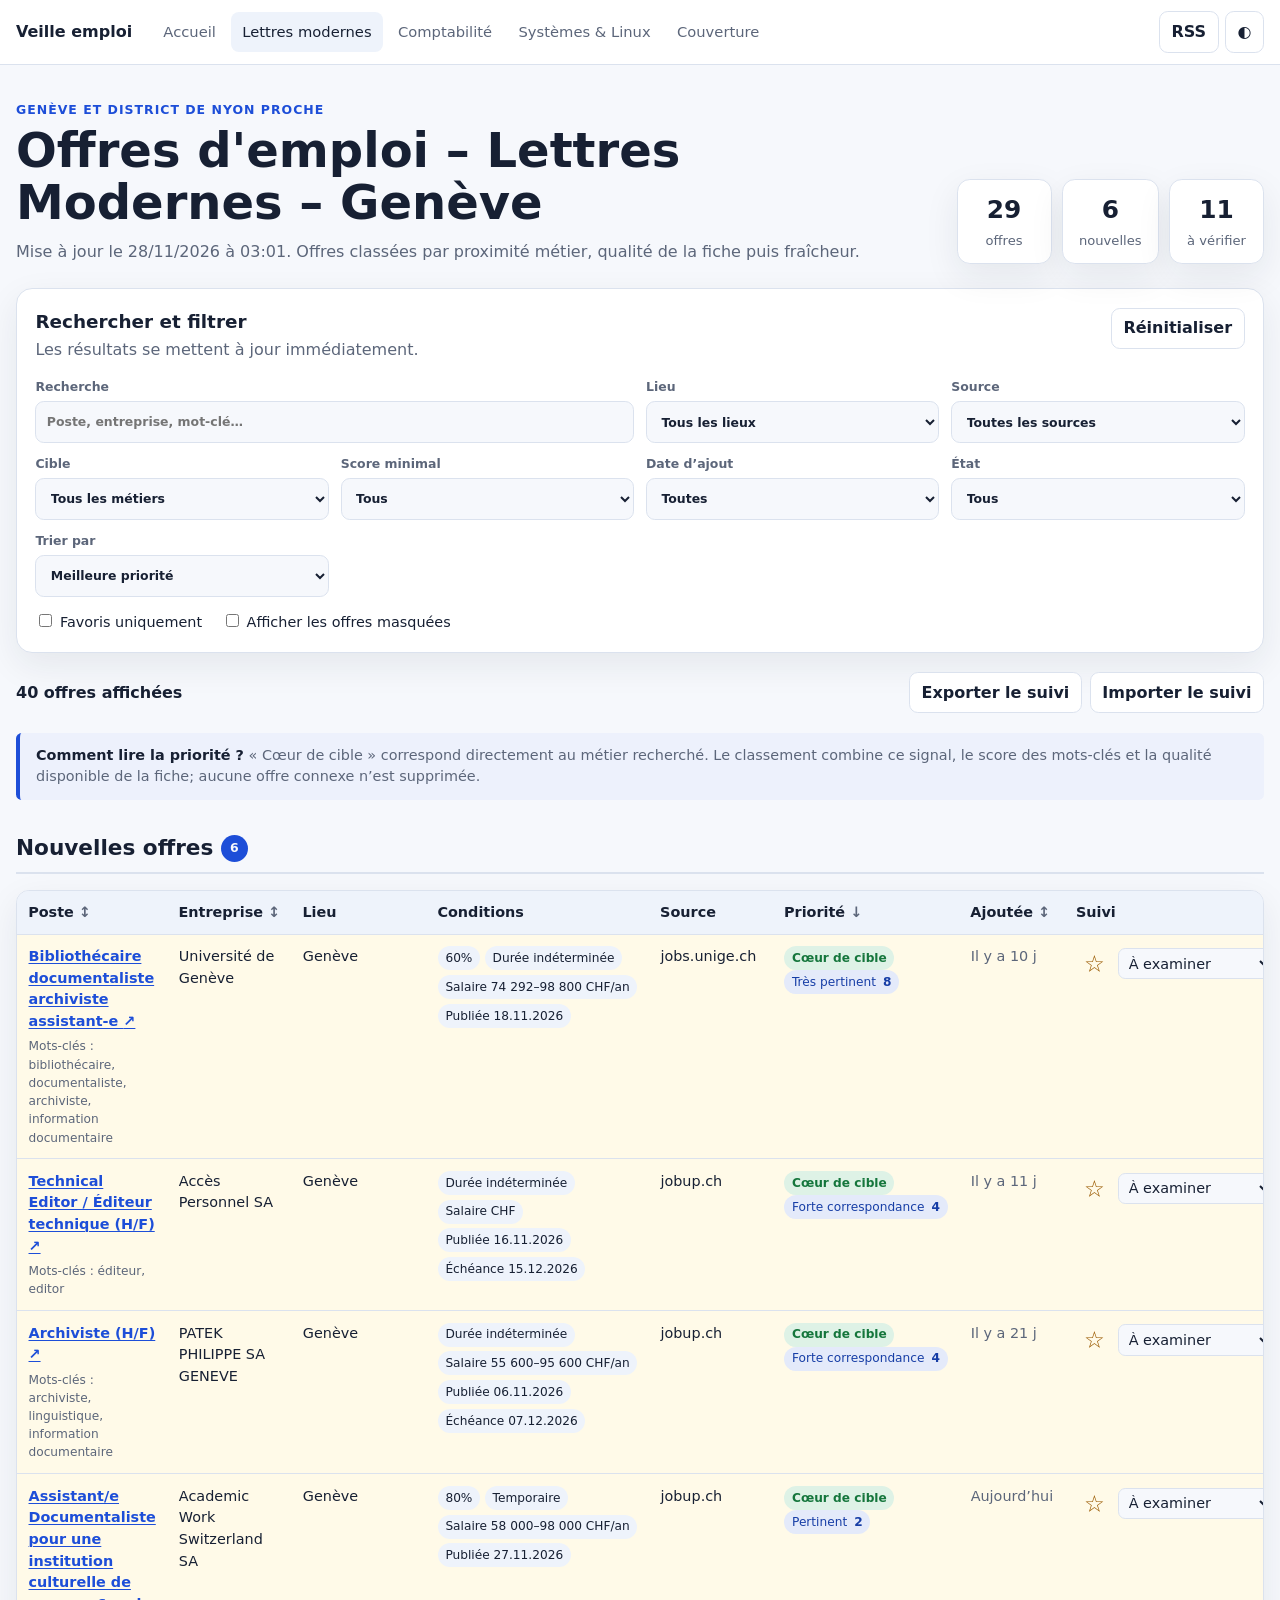
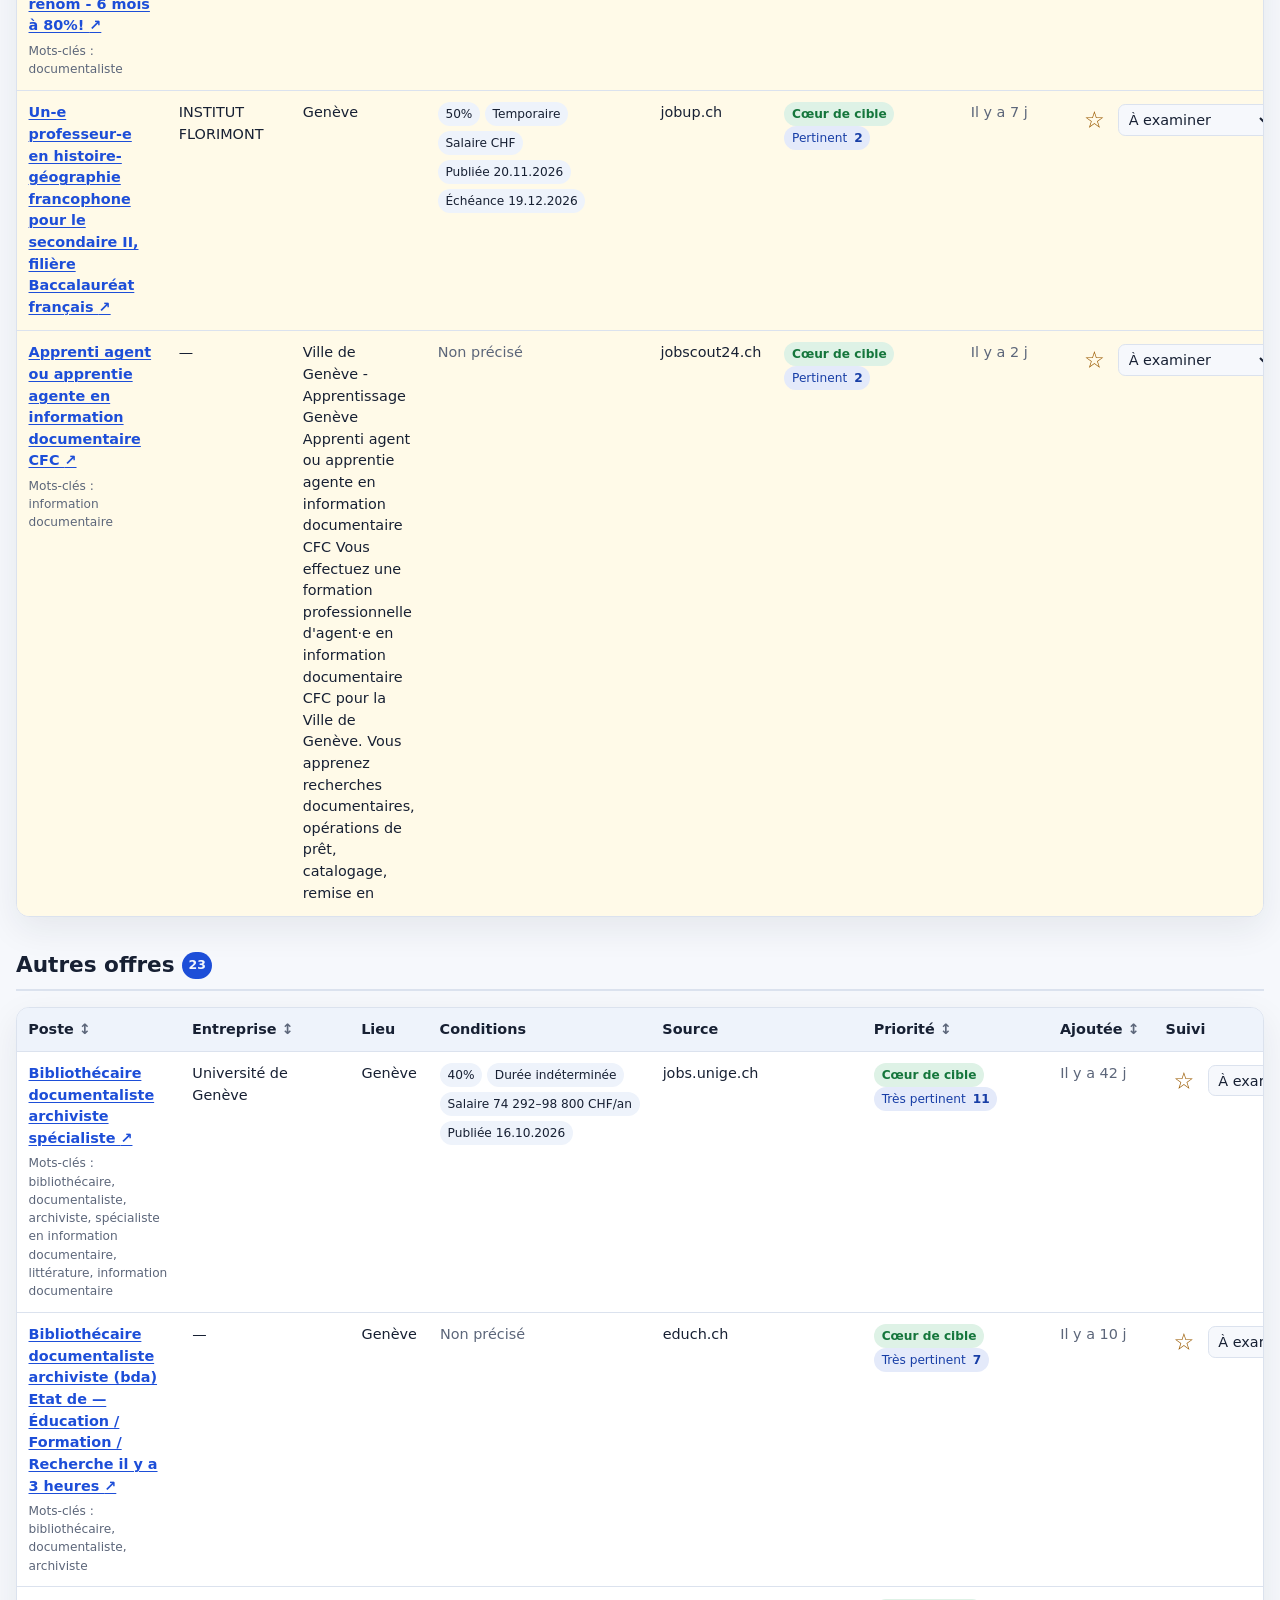
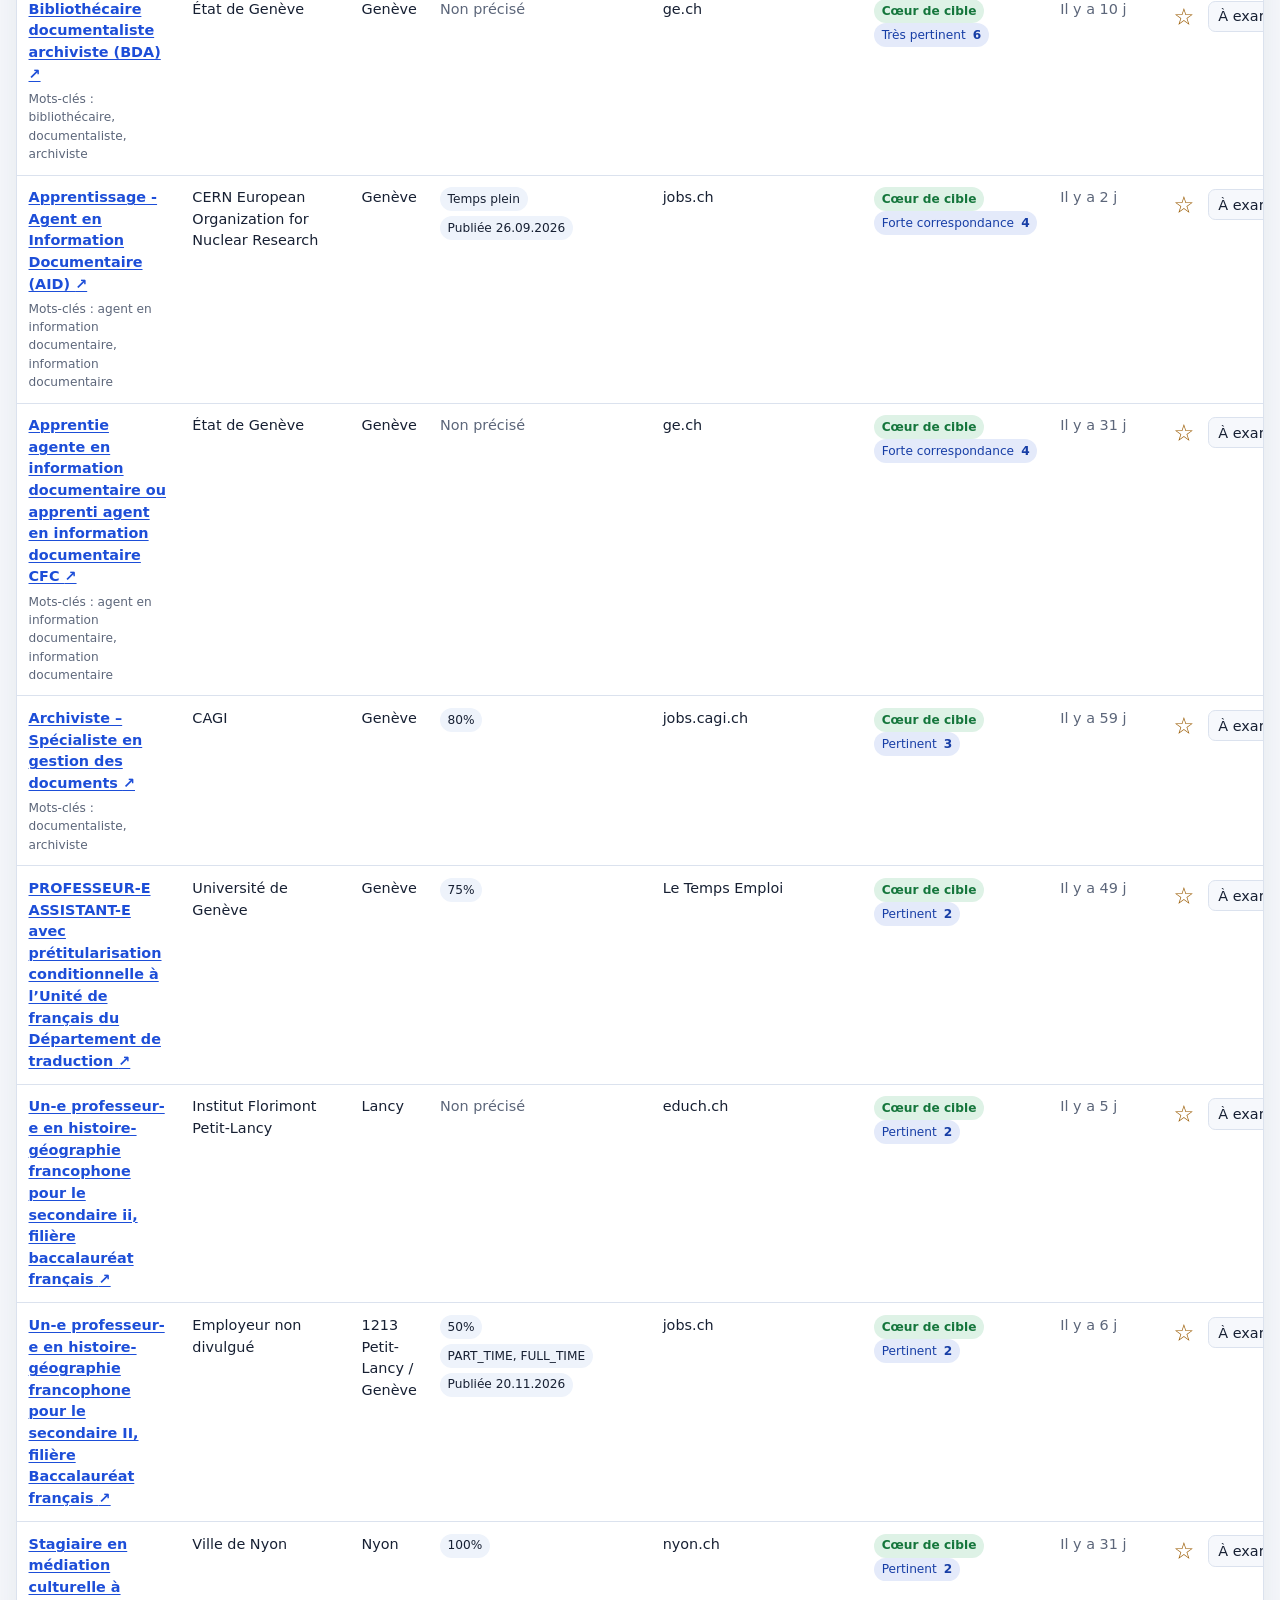
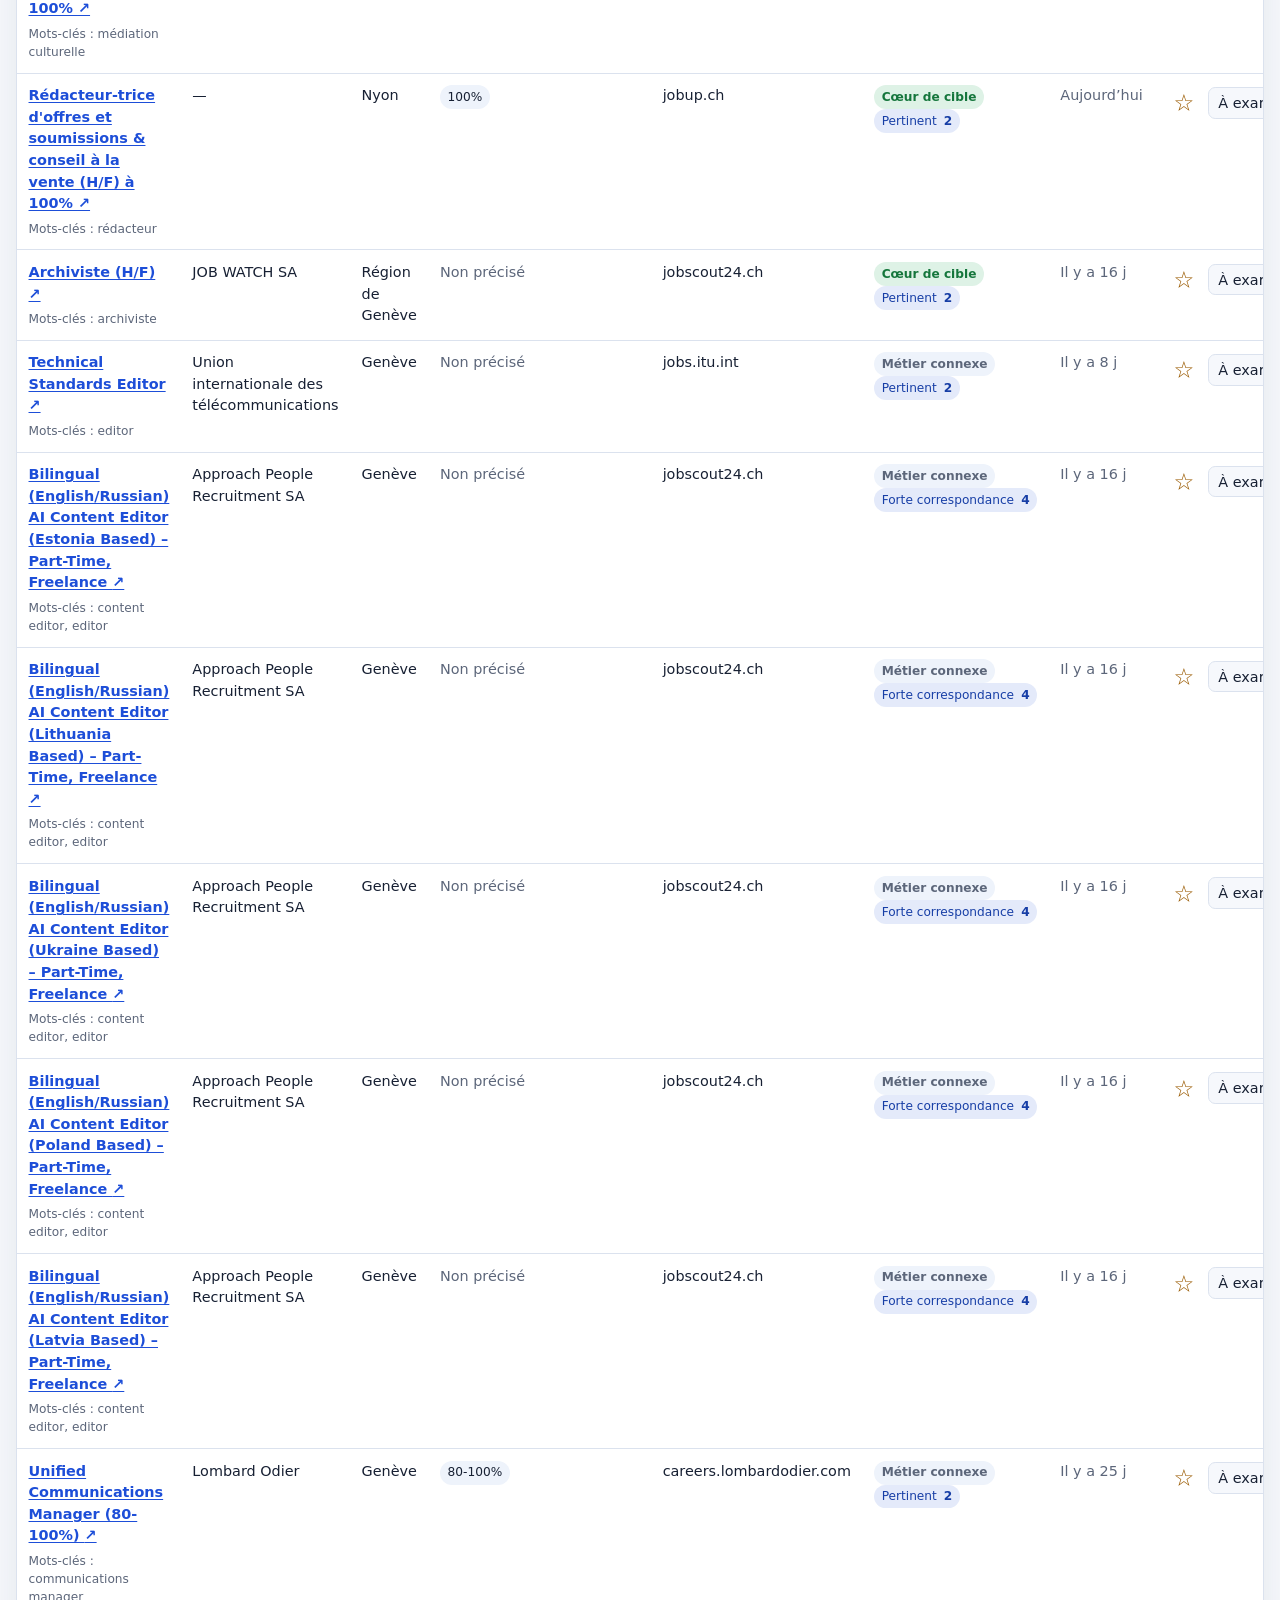
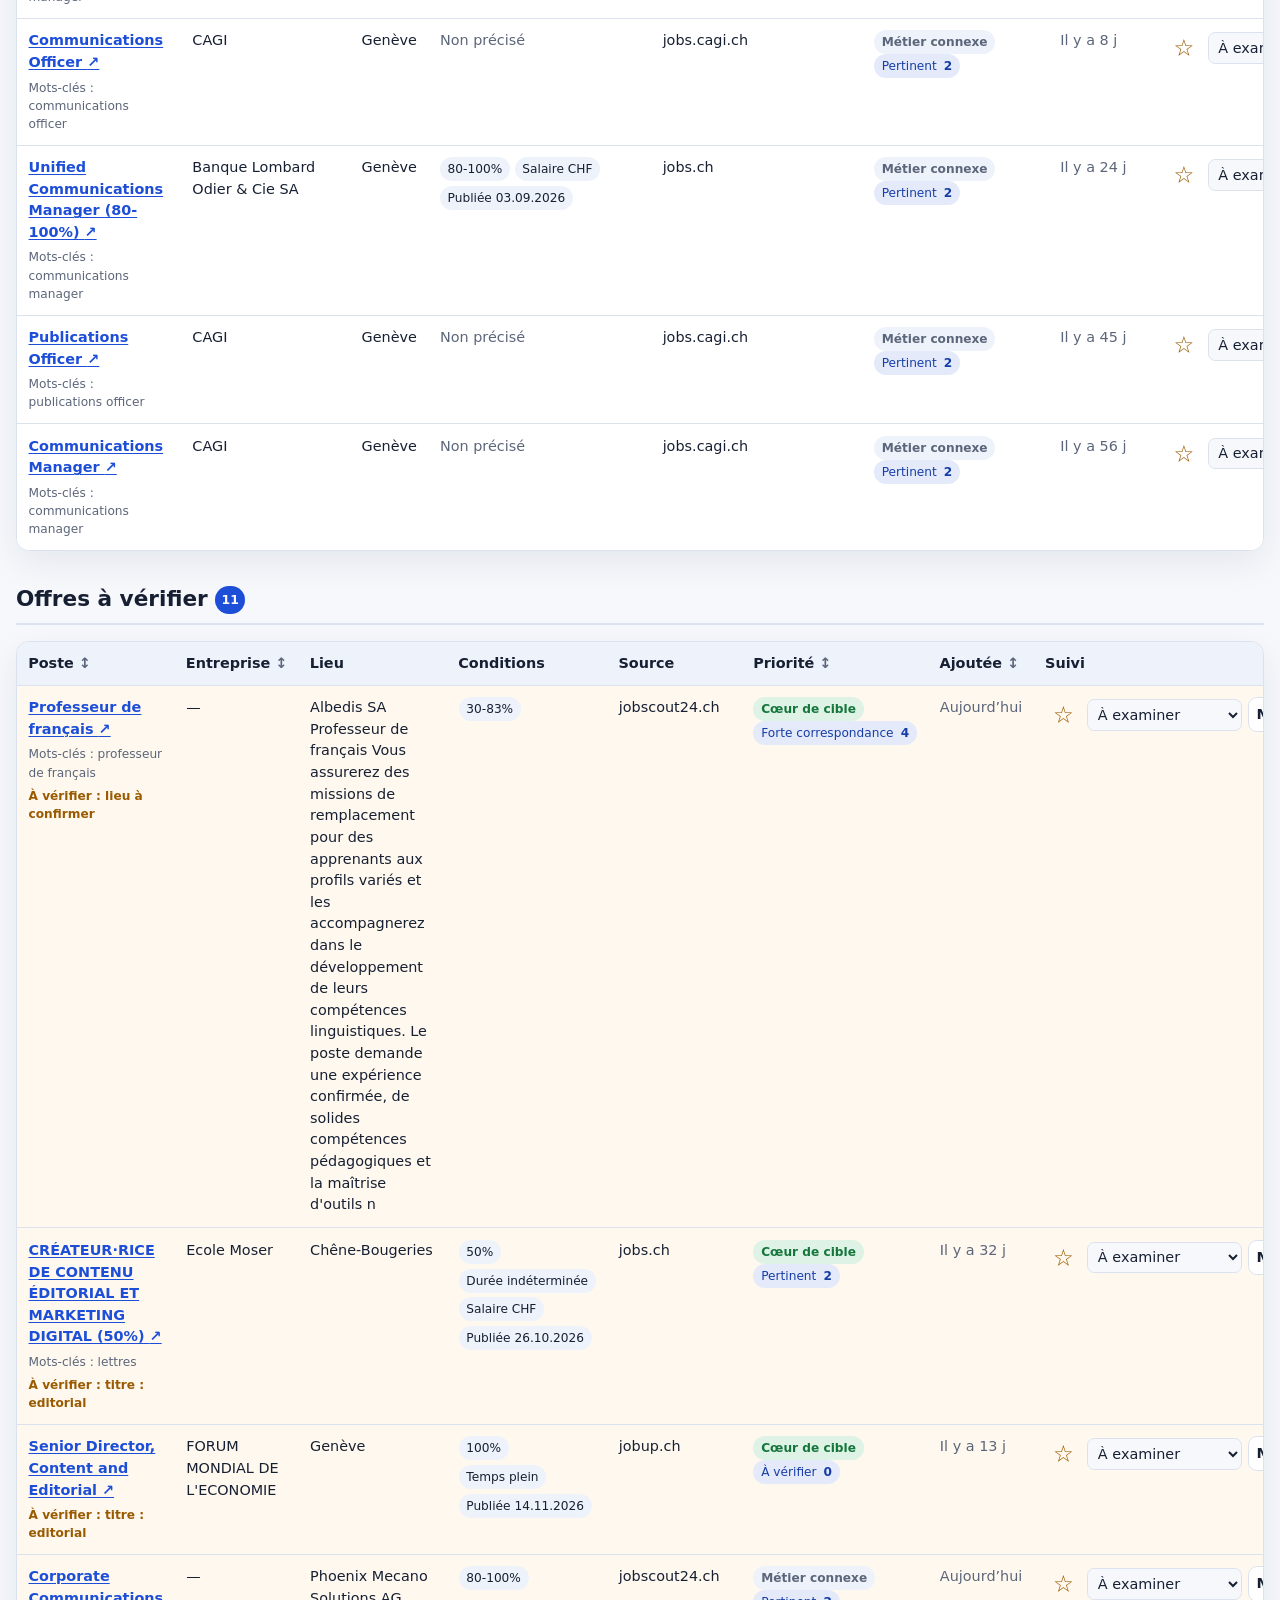
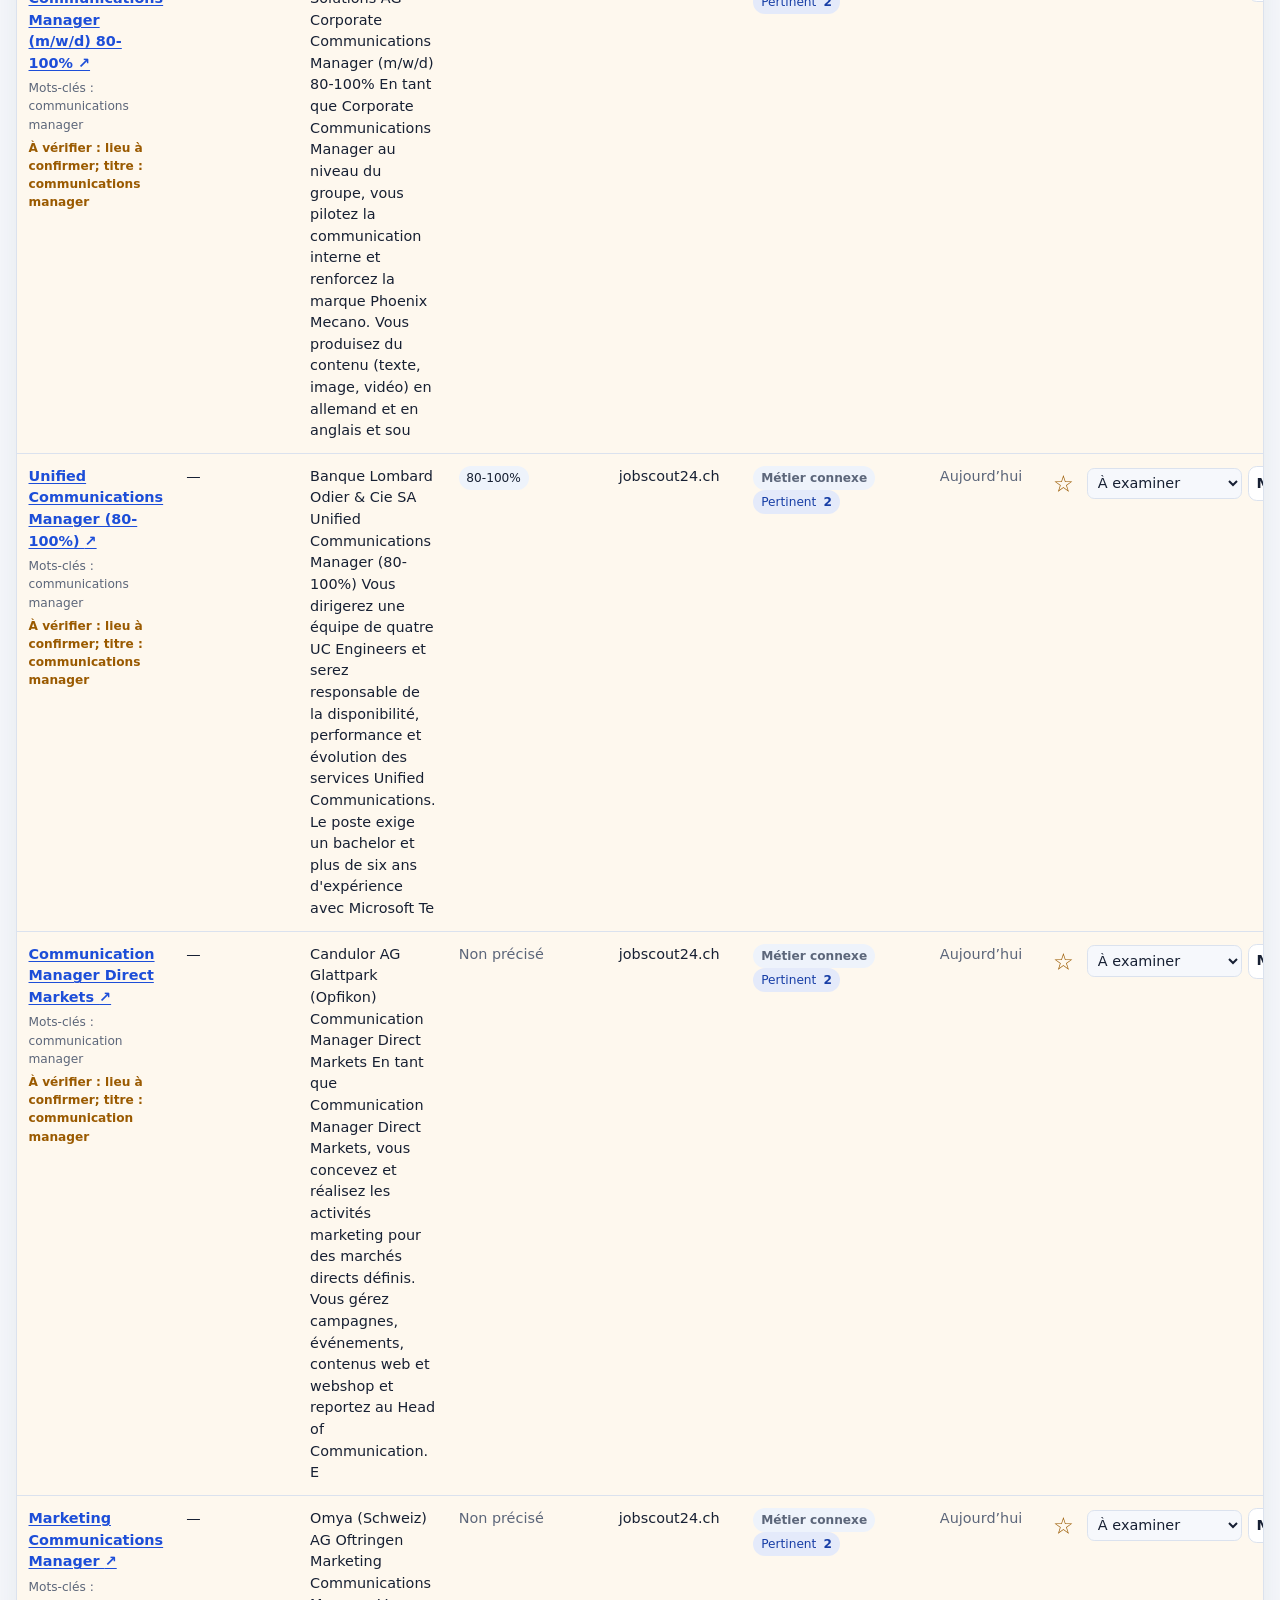
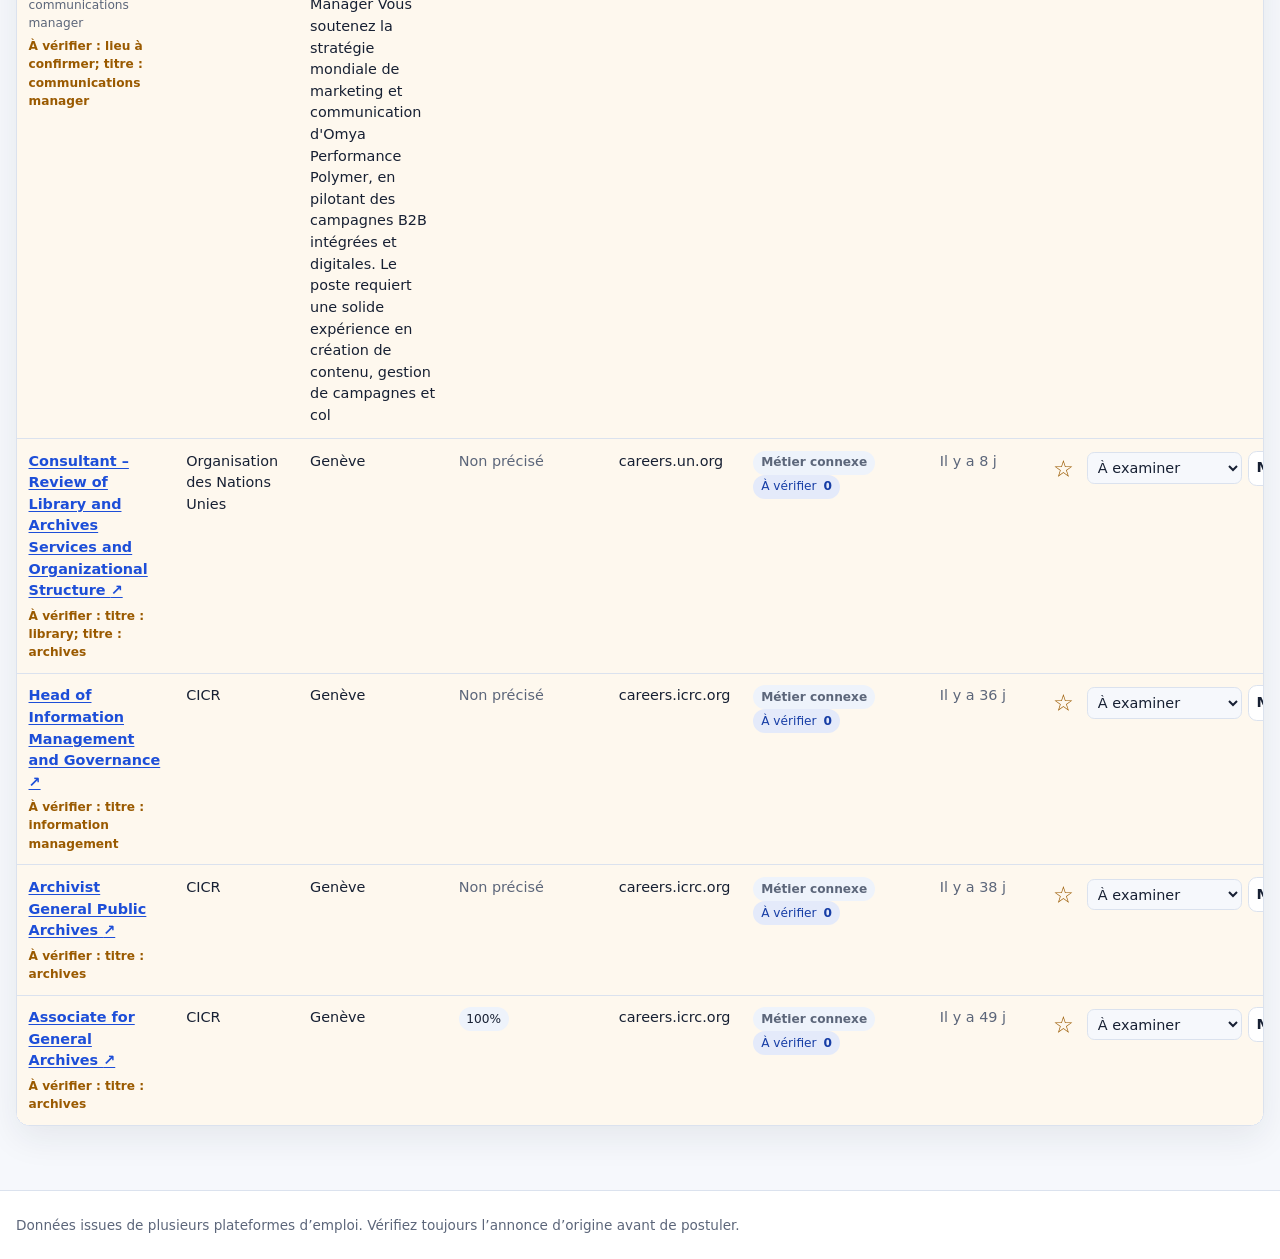
<file: docs/lettres/index.html>
<!DOCTYPE html>
<html lang="fr">
<head>
<meta charset="UTF-8"><meta name="viewport" content="width=device-width, initial-scale=1">
<meta name="description" content="Veille d&#x27;offres Lettres modernes dans la zone Genève et Nyon proche">
<meta name="theme-color" content="#1d4ed8"><meta property="og:title" content="Offres d&#x27;emploi – Lettres Modernes – Genève">
<meta property="og:description" content="Veille d&#x27;offres Lettres modernes dans la zone Genève et Nyon proche">
<link rel="canonical" href="https://gabigbarig.github.io/find_job/lettres/">
<link rel="alternate" type="application/rss+xml" title="Flux RSS" href="feed.xml">
<link rel="manifest" href="../manifest.webmanifest"><link rel="icon" href="../icon.svg" type="image/svg+xml">
<link rel="stylesheet" href="../assets/site.css">
<script>if(localStorage.getItem('find-job:theme')==='dark')document.documentElement.dataset.theme='dark';</script>
<title>Offres d&#x27;emploi – Lettres Modernes – Genève</title>
</head>
<body data-profile="lettres">
<a class="skip-link" href="#offres">Aller aux offres</a>
<header class="site-header"><div class="shell header-inner"><a class="brand" href="../">Veille emploi</a>
<nav class="main-nav" aria-label="Navigation principale"><a href="../index.html">Accueil</a><a href="../lettres/" aria-current="page">Lettres modernes</a><a href="../comptabilite/">Comptabilité</a><a href="../systemes/">Systèmes &amp; Linux</a><a href="../status.html">Couverture</a></nav><div class="header-actions"><a class="icon-button" href="feed.xml" title="Flux RSS">RSS</a>
<button id="theme-toggle" class="icon-button" type="button" aria-label="Changer de thème">◐</button></div></div></header>
<main class="shell" id="offres">
<section class="hero"><div><p class="eyebrow">Genève et district de Nyon proche</p>
<h1>Offres d&#x27;emploi – Lettres Modernes – Genève</h1>
<p class="updated">Mise à jour le 28/11/2026 à 03:01. Offres classées par proximité métier, qualité de la fiche puis fraîcheur.</p></div>
<div class="hero-stats"><div><strong>29</strong><span>offres</span></div>
<div><strong>6</strong><span>nouvelles</span></div>
<div><strong>11</strong><span>à vérifier</span></div></div></section>

<section class="panel filters" aria-labelledby="filters-title"><div class="panel-title-row">
<div><h2 id="filters-title">Rechercher et filtrer</h2><p>Les résultats se mettent à jour immédiatement.</p></div>
<button id="reset-filters" class="secondary" type="button">Réinitialiser</button></div>
<div class="filter-grid">
<label class="search-field">Recherche<input id="search" type="search" placeholder="Poste, entreprise, mot-clé…" autocomplete="off"></label>
<label>Lieu<select id="location-filter"><option value="">Tous les lieux</option><option value="1213 Petit-Lancy / Genève">1213 Petit-Lancy / Genève</option><option value="Albedis SA Professeur de français Vous assurerez des missions de remplacement pour des apprenants aux profils variés et les accompagnerez dans le développement de leurs compétences linguistiques. Le poste demande une expérience confirmée, de solides compétences pédagogiques et la maîtrise d&#x27;outils n">Albedis SA Professeur de français Vous assurerez des missions de remplacement pour des apprenants aux profils variés et les accompagnerez dans le développement de leurs compétences linguistiques. Le poste demande une expérience confirmée, de solides compétences pédagogiques et la maîtrise d&#x27;outils n</option><option value="Banque Lombard Odier &amp; Cie SA Unified Communications Manager (80-100%) Vous dirigerez une équipe de quatre UC Engineers et serez responsable de la disponibilité, performance et évolution des services Unified Communications. Le poste exige un bachelor et plus de six ans d&#x27;expérience avec Microsoft Te">Banque Lombard Odier &amp; Cie SA Unified Communications Manager (80-100%) Vous dirigerez une équipe de quatre UC Engineers et serez responsable de la disponibilité, performance et évolution des services Unified Communications. Le poste exige un bachelor et plus de six ans d&#x27;expérience avec Microsoft Te</option><option value="Candulor AG Glattpark (Opfikon) Communication Manager Direct Markets En tant que Communication Manager Direct Markets, vous concevez et réalisez les activités marketing pour des marchés directs définis. Vous gérez campagnes, événements, contenus web et webshop et reportez au Head of Communication. E">Candulor AG Glattpark (Opfikon) Communication Manager Direct Markets En tant que Communication Manager Direct Markets, vous concevez et réalisez les activités marketing pour des marchés directs définis. Vous gérez campagnes, événements, contenus web et webshop et reportez au Head of Communication. E</option><option value="Chêne-Bougeries">Chêne-Bougeries</option><option value="Genève">Genève</option><option value="Lancy">Lancy</option><option value="Nyon">Nyon</option><option value="Omya (Schweiz) AG Oftringen Marketing Communications Manager Vous soutenez la stratégie mondiale de marketing et communication d&#x27;Omya Performance Polymer, en pilotant des campagnes B2B intégrées et digitales. Le poste requiert une solide expérience en création de contenu, gestion de campagnes et col">Omya (Schweiz) AG Oftringen Marketing Communications Manager Vous soutenez la stratégie mondiale de marketing et communication d&#x27;Omya Performance Polymer, en pilotant des campagnes B2B intégrées et digitales. Le poste requiert une solide expérience en création de contenu, gestion de campagnes et col</option><option value="Phoenix Mecano Solutions AG Corporate Communications Manager (m/w/d) 80-100% En tant que Corporate Communications Manager au niveau du groupe, vous pilotez la communication interne et renforcez la marque Phoenix Mecano. Vous produisez du contenu (texte, image, vidéo) en allemand et en anglais et sou">Phoenix Mecano Solutions AG Corporate Communications Manager (m/w/d) 80-100% En tant que Corporate Communications Manager au niveau du groupe, vous pilotez la communication interne et renforcez la marque Phoenix Mecano. Vous produisez du contenu (texte, image, vidéo) en allemand et en anglais et sou</option><option value="Région de Genève">Région de Genève</option><option value="Ville de Genève - Apprentissage Genève Apprenti agent ou apprentie agente en information documentaire CFC Vous effectuez une formation professionnelle d&#x27;agent·e en information documentaire CFC pour la Ville de Genève. Vous apprenez recherches documentaires, opérations de prêt, catalogage, remise en">Ville de Genève - Apprentissage Genève Apprenti agent ou apprentie agente en information documentaire CFC Vous effectuez une formation professionnelle d&#x27;agent·e en information documentaire CFC pour la Ville de Genève. Vous apprenez recherches documentaires, opérations de prêt, catalogage, remise en</option></select></label>
<label>Source<select id="source-filter"><option value="">Toutes les sources</option><option value="Le Temps Emploi">Le Temps Emploi</option><option value="careers.icrc.org">careers.icrc.org</option><option value="careers.lombardodier.com">careers.lombardodier.com</option><option value="careers.un.org">careers.un.org</option><option value="educh.ch">educh.ch</option><option value="ge.ch">ge.ch</option><option value="jobs.cagi.ch">jobs.cagi.ch</option><option value="jobs.ch">jobs.ch</option><option value="jobs.itu.int">jobs.itu.int</option><option value="jobs.unige.ch">jobs.unige.ch</option><option value="jobscout24.ch">jobscout24.ch</option><option value="jobup.ch">jobup.ch</option><option value="nyon.ch">nyon.ch</option></select></label>
<label>Cible<select id="fit-filter"><option value="">Tous les métiers</option><option value="core">Cœur de cible</option>
<option value="adjacent">Métiers connexes</option></select></label>
<label>Score minimal<select id="score-filter"><option value="0">Tous</option><option value="2">2 — Pertinent</option>
<option value="4">4 — Forte correspondance</option><option value="6">6 — Très pertinent</option></select></label>
<label>Date d’ajout<select id="date-filter"><option value="0">Toutes</option><option value="1">24 heures</option>
<option value="7">7 jours</option><option value="30">30 jours</option></select></label>
<label>État<select id="status-filter"><option value="">Tous</option><option value="review">À examiner</option>
<option value="applied">Candidature envoyée</option><option value="ignored">Ignorée</option></select></label>
<label>Trier par<select id="sort-select"><option value="rank-desc">Meilleure priorité</option><option value="date-desc">Plus récentes</option><option value="score-desc">Meilleur score métier</option>
<option value="title-asc">Poste A–Z</option><option value="company-asc">Entreprise A–Z</option></select></label>
</div>
<div class="filter-toggles"><label><input id="favorites-only" type="checkbox"> Favoris uniquement</label>
<label><input id="show-hidden" type="checkbox"> Afficher les offres masquées</label></div>
</section>

<div class="results-bar"><p id="result-count" role="status" aria-live="polite">40 offres affichées</p>
<div><button id="export-tracking" class="secondary" type="button">Exporter le suivi</button>
<label class="button secondary" for="import-tracking">Importer le suivi</label>
<input id="import-tracking" class="sr-only" type="file" accept="application/json"></div></div>

<aside class="score-help"><strong>Comment lire la priorité ?</strong> « Cœur de cible » correspond directement au métier recherché. Le classement combine ce signal, le score des mots-clés et la qualité disponible de la fiche; aucune offre connexe n’est supprimée.</aside>
<section class="jobs-section" id="nouvelles">
<div class="section-heading"><h2>Nouvelles offres <span class="count" data-count>6</span></h2></div>
<div class="table-wrap"><table><caption class="sr-only">Nouvelles offres</caption>
<thead><tr>
<th scope="col"><button class="sort-button" data-sort="title">Poste</button></th>
<th scope="col"><button class="sort-button" data-sort="company">Entreprise</button></th>
<th scope="col">Lieu</th><th scope="col">Conditions</th><th scope="col">Source</th>
<th scope="col"><button class="sort-button" data-sort="rank">Priorité</button></th>
<th scope="col"><button class="sort-button" data-sort="date">Ajoutée</button></th>
<th scope="col">Suivi</th></tr></thead><tbody><tr class="job-row new" data-id="2236ca1d4bdb1575874384dfe3ca01f1" data-legacy-id="9f9cfe74a7993d49bb246c387e443522" data-search="bibliothecaire documentaliste archiviste assistant-e universite de geneve geneve jobs.unige.ch bibliothecaire documentaliste archiviste information documentaire" data-source="jobs.unige.ch" data-location="Genève" data-company="Université de Genève" data-score="8" data-rank="15" data-fit="core" data-date="2026-11-18T02:36:15.076395+01:00" data-title="bibliothecaire documentaliste archiviste assistant-e"><td data-label="Poste"><a class="job-title" href="https://jobs.unige.ch/www/wd_portal.show_job?p_web_site_id=1&amp;p_web_page_id=76292" target="_blank" rel="noopener noreferrer">Bibliothécaire documentaliste archiviste assistant-e <span aria-hidden="true">↗</span></a><span class="keywords">Mots-clés : bibliothécaire, documentaliste, archiviste, information documentaire</span></td><td data-label="Entreprise">Université de Genève</td><td data-label="Lieu">Genève</td><td data-label="Conditions"><div class="details"><span class="detail-chip">60%</span><span class="detail-chip">Durée indéterminée</span><span class="detail-chip">Salaire 74 292–98 800 CHF/an</span><span class="detail-chip">Publiée 18.11.2026</span></div></td><td data-label="Source">jobs.unige.ch</td><td data-label="Priorité"><span class="fit-tier fit-core">Cœur de cible</span> <span class="score score-3" title="Priorité 15. Score métier 8. Très pertinent. Mots-clés : bibliothécaire, documentaliste, archiviste, information documentaire">Très pertinent <strong>8</strong></span></td><td data-label="Ajoutée"><time datetime="2026-11-18T02:36:15.076395+01:00" title="18.11.2026">Il y a 10 j</time></td><td data-label="Suivi"><div class="tracking"><button class="favorite" type="button" aria-label="Ajouter aux favoris" title="Ajouter aux favoris">☆</button><select class="job-status" aria-label="État de la candidature"><option value="">À examiner</option><option value="applied">Candidature envoyée</option><option value="ignored">Ignorée</option></select><button class="hide-job secondary" type="button" title="Masquer cette offre">Masquer</button></div></td></tr>
<tr class="job-row new" data-id="50b2e29f643f1a36a33e6ff8de52e354" data-legacy-id="bb3b4b57dee6909249767f8518a72f22" data-search="technical editor / editeur technique (h/f) acces personnel sa geneve jobup.ch editeur editor" data-source="jobup.ch" data-location="Genève" data-company="Accès Personnel SA" data-score="4" data-rank="10" data-fit="core" data-date="2026-11-16T17:59:10.457258+01:00" data-title="technical editor / editeur technique (h/f)"><td data-label="Poste"><a class="job-title" href="https://www.jobup.ch/fr/emplois/detail/7b790c5b-0d80-4e95-9861-43f088c23077/" target="_blank" rel="noopener noreferrer">Technical Editor / Éditeur technique (H/F) <span aria-hidden="true">↗</span></a><span class="keywords">Mots-clés : éditeur, editor</span></td><td data-label="Entreprise">Accès Personnel SA</td><td data-label="Lieu">Genève</td><td data-label="Conditions"><div class="details"><span class="detail-chip">Durée indéterminée</span><span class="detail-chip">Salaire CHF</span><span class="detail-chip">Publiée 16.11.2026</span><span class="detail-chip">Échéance 15.12.2026</span></div></td><td data-label="Source">jobup.ch</td><td data-label="Priorité"><span class="fit-tier fit-core">Cœur de cible</span> <span class="score score-2" title="Priorité 10. Score métier 4. Forte correspondance. Mots-clés : éditeur, editor">Forte correspondance <strong>4</strong></span></td><td data-label="Ajoutée"><time datetime="2026-11-16T17:59:10.457258+01:00" title="16.11.2026">Il y a 11 j</time></td><td data-label="Suivi"><div class="tracking"><button class="favorite" type="button" aria-label="Ajouter aux favoris" title="Ajouter aux favoris">☆</button><select class="job-status" aria-label="État de la candidature"><option value="">À examiner</option><option value="applied">Candidature envoyée</option><option value="ignored">Ignorée</option></select><button class="hide-job secondary" type="button" title="Masquer cette offre">Masquer</button></div></td></tr>
<tr class="job-row new" data-id="e541f7f0bd5af796c83e92ac5f505655" data-legacy-id="c2e28ef962abfb56af2ea0f660e885d9" data-search="archiviste (h/f) patek philippe sa geneve geneve jobup.ch archiviste linguistique information documentaire" data-source="jobup.ch" data-location="Genève" data-company="PATEK PHILIPPE SA GENEVE" data-score="4" data-rank="10" data-fit="core" data-date="2026-11-07T00:43:49.316158+01:00" data-title="archiviste (h/f)"><td data-label="Poste"><a class="job-title" href="https://www.jobup.ch/fr/emplois/detail/98bb5074-eefb-4b79-92ba-b139bfb3713d/" target="_blank" rel="noopener noreferrer">Archiviste (H/F) <span aria-hidden="true">↗</span></a><span class="keywords">Mots-clés : archiviste, linguistique, information documentaire</span></td><td data-label="Entreprise">PATEK PHILIPPE SA GENEVE</td><td data-label="Lieu">Genève</td><td data-label="Conditions"><div class="details"><span class="detail-chip">Durée indéterminée</span><span class="detail-chip">Salaire 55 600–95 600 CHF/an</span><span class="detail-chip">Publiée 06.11.2026</span><span class="detail-chip">Échéance 07.12.2026</span></div></td><td data-label="Source">jobup.ch</td><td data-label="Priorité"><span class="fit-tier fit-core">Cœur de cible</span> <span class="score score-2" title="Priorité 10. Score métier 4. Forte correspondance. Mots-clés : archiviste, linguistique, information documentaire">Forte correspondance <strong>4</strong></span></td><td data-label="Ajoutée"><time datetime="2026-11-07T00:43:49.316158+01:00" title="07.11.2026">Il y a 21 j</time></td><td data-label="Suivi"><div class="tracking"><button class="favorite" type="button" aria-label="Ajouter aux favoris" title="Ajouter aux favoris">☆</button><select class="job-status" aria-label="État de la candidature"><option value="">À examiner</option><option value="applied">Candidature envoyée</option><option value="ignored">Ignorée</option></select><button class="hide-job secondary" type="button" title="Masquer cette offre">Masquer</button></div></td></tr>
<tr class="job-row new" data-id="84502a7dad6881178a35959e01d57f18" data-legacy-id="c189a3ecfad967c3be3172062ba7375b" data-search="assistant/e documentaliste pour une institution culturelle de renom - 6 mois a 80%! academic work switzerland sa geneve jobup.ch documentaliste" data-source="jobup.ch" data-location="Genève" data-company="Academic Work Switzerland SA" data-score="2" data-rank="8" data-fit="core" data-date="2026-11-28T02:57:28.633655+01:00" data-title="assistant/e documentaliste pour une institution culturelle de renom - 6 mois a 80%!"><td data-label="Poste"><a class="job-title" href="https://www.jobup.ch/fr/emplois/detail/31d40b3c-4aa2-4e4f-a94a-139de60da13b/" target="_blank" rel="noopener noreferrer">Assistant/e Documentaliste pour une institution culturelle de renom - 6 mois à 80%! <span aria-hidden="true">↗</span></a><span class="keywords">Mots-clés : documentaliste</span></td><td data-label="Entreprise">Academic Work Switzerland SA</td><td data-label="Lieu">Genève</td><td data-label="Conditions"><div class="details"><span class="detail-chip">80%</span><span class="detail-chip">Temporaire</span><span class="detail-chip">Salaire 58 000–98 000 CHF/an</span><span class="detail-chip">Publiée 27.11.2026</span></div></td><td data-label="Source">jobup.ch</td><td data-label="Priorité"><span class="fit-tier fit-core">Cœur de cible</span> <span class="score score-1" title="Priorité 8. Score métier 2. Pertinent. Mots-clés : documentaliste">Pertinent <strong>2</strong></span></td><td data-label="Ajoutée"><time datetime="2026-11-28T02:57:28.633655+01:00" title="28.11.2026">Aujourd’hui</time></td><td data-label="Suivi"><div class="tracking"><button class="favorite" type="button" aria-label="Ajouter aux favoris" title="Ajouter aux favoris">☆</button><select class="job-status" aria-label="État de la candidature"><option value="">À examiner</option><option value="applied">Candidature envoyée</option><option value="ignored">Ignorée</option></select><button class="hide-job secondary" type="button" title="Masquer cette offre">Masquer</button></div></td></tr>
<tr class="job-row new" data-id="aacb792b3a53203cf48f99d417960ad2" data-legacy-id="0f9e2ad5e063330dbefe21f07e5882cb" data-search="un-e professeur-e en histoire- geographie francophone pour le secondaire ii, filiere baccalaureat francais institut florimont geneve jobup.ch " data-source="jobup.ch" data-location="Genève" data-company="INSTITUT FLORIMONT" data-score="2" data-rank="8" data-fit="core" data-date="2026-11-20T17:07:38.148388+01:00" data-title="un-e professeur-e en histoire- geographie francophone pour le secondaire ii, filiere baccalaureat francais"><td data-label="Poste"><a class="job-title" href="https://www.jobup.ch/fr/emplois/detail/a0838d45-3e6e-44c2-b765-3cff4016e5a8/" target="_blank" rel="noopener noreferrer">Un-e professeur-e en histoire- géographie francophone pour le secondaire II, filière Baccalauréat français <span aria-hidden="true">↗</span></a></td><td data-label="Entreprise">INSTITUT FLORIMONT</td><td data-label="Lieu">Genève</td><td data-label="Conditions"><div class="details"><span class="detail-chip">50%</span><span class="detail-chip">Temporaire</span><span class="detail-chip">Salaire CHF</span><span class="detail-chip">Publiée 20.11.2026</span><span class="detail-chip">Échéance 19.12.2026</span></div></td><td data-label="Source">jobup.ch</td><td data-label="Priorité"><span class="fit-tier fit-core">Cœur de cible</span> <span class="score score-1" title="Priorité 8. Score métier 2. Pertinent. ">Pertinent <strong>2</strong></span></td><td data-label="Ajoutée"><time datetime="2026-11-20T17:07:38.148388+01:00" title="20.11.2026">Il y a 7 j</time></td><td data-label="Suivi"><div class="tracking"><button class="favorite" type="button" aria-label="Ajouter aux favoris" title="Ajouter aux favoris">☆</button><select class="job-status" aria-label="État de la candidature"><option value="">À examiner</option><option value="applied">Candidature envoyée</option><option value="ignored">Ignorée</option></select><button class="hide-job secondary" type="button" title="Masquer cette offre">Masquer</button></div></td></tr>
<tr class="job-row new" data-id="88714a5b7b3a62cee1f59e49ba0de721" data-legacy-id="1d30e038a8574a9ea873fcc6bf8fd451" data-search="apprenti agent ou apprentie agente en information documentaire cfc — ville de geneve - apprentissage geneve apprenti agent ou apprentie agente en information documentaire cfc vous effectuez une formation professionnelle d&#x27;agent·e en information documentaire cfc pour la ville de geneve. vous apprenez recherches documentaires, operations de pret, catalogage, remise en jobscout24.ch information documentaire" data-source="jobscout24.ch" data-location="Ville de Genève - Apprentissage Genève Apprenti agent ou apprentie agente en information documentaire CFC Vous effectuez une formation professionnelle d&#x27;agent·e en information documentaire CFC pour la Ville de Genève. Vous apprenez recherches documentaires, opérations de prêt, catalogage, remise en" data-company="—" data-score="2" data-rank="7" data-fit="core" data-date="2026-11-25T18:59:01.113536+01:00" data-title="apprenti agent ou apprentie agente en information documentaire cfc"><td data-label="Poste"><a class="job-title" href="https://www.jobscout24.ch/fr/job/33849f88-0412-41b6-907e-5537abed8731/" target="_blank" rel="noopener noreferrer">Apprenti agent ou apprentie agente en information documentaire CFC <span aria-hidden="true">↗</span></a><span class="keywords">Mots-clés : information documentaire</span></td><td data-label="Entreprise">—</td><td data-label="Lieu">Ville de Genève - Apprentissage Genève Apprenti agent ou apprentie agente en information documentaire CFC Vous effectuez une formation professionnelle d&#x27;agent·e en information documentaire CFC pour la Ville de Genève. Vous apprenez recherches documentaires, opérations de prêt, catalogage, remise en</td><td data-label="Conditions"><div class="details"><span class="muted">Non précisé</span></div></td><td data-label="Source">jobscout24.ch</td><td data-label="Priorité"><span class="fit-tier fit-core">Cœur de cible</span> <span class="score score-1" title="Priorité 7. Score métier 2. Pertinent. Mots-clés : information documentaire">Pertinent <strong>2</strong></span></td><td data-label="Ajoutée"><time datetime="2026-11-25T18:59:01.113536+01:00" title="25.11.2026">Il y a 2 j</time></td><td data-label="Suivi"><div class="tracking"><button class="favorite" type="button" aria-label="Ajouter aux favoris" title="Ajouter aux favoris">☆</button><select class="job-status" aria-label="État de la candidature"><option value="">À examiner</option><option value="applied">Candidature envoyée</option><option value="ignored">Ignorée</option></select><button class="hide-job secondary" type="button" title="Masquer cette offre">Masquer</button></div></td></tr>
</tbody></table></div>
<p class="section-empty" hidden>Aucune offre dans cette section.</p>
</section>
<section class="jobs-section" id="autres">
<div class="section-heading"><h2>Autres offres <span class="count" data-count>23</span></h2></div>
<div class="table-wrap"><table><caption class="sr-only">Autres offres</caption>
<thead><tr>
<th scope="col"><button class="sort-button" data-sort="title">Poste</button></th>
<th scope="col"><button class="sort-button" data-sort="company">Entreprise</button></th>
<th scope="col">Lieu</th><th scope="col">Conditions</th><th scope="col">Source</th>
<th scope="col"><button class="sort-button" data-sort="rank">Priorité</button></th>
<th scope="col"><button class="sort-button" data-sort="date">Ajoutée</button></th>
<th scope="col">Suivi</th></tr></thead><tbody><tr class="job-row" data-id="8ceb83b8a70cce24906e8f1bb34dffac" data-legacy-id="e94f1f67087eabec8bd395e717536718" data-search="bibliothecaire documentaliste archiviste specialiste universite de geneve geneve jobs.unige.ch bibliothecaire documentaliste archiviste specialiste en information documentaire litterature information documentaire" data-source="jobs.unige.ch" data-location="Genève" data-company="Université de Genève" data-score="11" data-rank="18" data-fit="core" data-date="2026-10-16T13:19:53.679163+02:00" data-title="bibliothecaire documentaliste archiviste specialiste"><td data-label="Poste"><a class="job-title" href="https://jobs.unige.ch/www/wd_portal.show_job?p_web_site_id=1&amp;p_web_page_id=75989" target="_blank" rel="noopener noreferrer">Bibliothécaire documentaliste archiviste spécialiste <span aria-hidden="true">↗</span></a><span class="keywords">Mots-clés : bibliothécaire, documentaliste, archiviste, spécialiste en information documentaire, littérature, information documentaire</span></td><td data-label="Entreprise">Université de Genève</td><td data-label="Lieu">Genève</td><td data-label="Conditions"><div class="details"><span class="detail-chip">40%</span><span class="detail-chip">Durée indéterminée</span><span class="detail-chip">Salaire 74 292–98 800 CHF/an</span><span class="detail-chip">Publiée 16.10.2026</span></div></td><td data-label="Source">jobs.unige.ch</td><td data-label="Priorité"><span class="fit-tier fit-core">Cœur de cible</span> <span class="score score-3" title="Priorité 18. Score métier 11. Très pertinent. Mots-clés : bibliothécaire, documentaliste, archiviste, spécialiste en information documentaire, littérature, information documentaire">Très pertinent <strong>11</strong></span></td><td data-label="Ajoutée"><time datetime="2026-10-16T13:19:53.679163+02:00" title="16.10.2026">Il y a 42 j</time></td><td data-label="Suivi"><div class="tracking"><button class="favorite" type="button" aria-label="Ajouter aux favoris" title="Ajouter aux favoris">☆</button><select class="job-status" aria-label="État de la candidature"><option value="">À examiner</option><option value="applied">Candidature envoyée</option><option value="ignored">Ignorée</option></select><button class="hide-job secondary" type="button" title="Masquer cette offre">Masquer</button></div></td></tr>
<tr class="job-row" data-id="4b3be8231d2f8c6d522f11fc686e86bb" data-legacy-id="b8c437218f46e07f6fa3f1822afdf031" data-search="bibliothecaire documentaliste archiviste (bda) etat de — education / formation / recherche il y a 3 heures — geneve educh.ch bibliothecaire documentaliste archiviste" data-source="educh.ch" data-location="Genève" data-company="—" data-score="7" data-rank="13" data-fit="core" data-date="2026-11-17T17:52:53.428972+01:00" data-title="bibliothecaire documentaliste archiviste (bda) etat de — education / formation / recherche il y a 3 heures"><td data-label="Poste"><a class="job-title" href="https://www.educh.ch/emploi/bibliothecaire-documentaliste-archiviste-bda-e91896" target="_blank" rel="noopener noreferrer">Bibliothécaire documentaliste archiviste (bda) Etat de — Éducation / Formation / Recherche il y a 3 heures <span aria-hidden="true">↗</span></a><span class="keywords">Mots-clés : bibliothécaire, documentaliste, archiviste</span></td><td data-label="Entreprise">—</td><td data-label="Lieu">Genève</td><td data-label="Conditions"><div class="details"><span class="muted">Non précisé</span></div></td><td data-label="Source">educh.ch</td><td data-label="Priorité"><span class="fit-tier fit-core">Cœur de cible</span> <span class="score score-3" title="Priorité 13. Score métier 7. Très pertinent. Mots-clés : bibliothécaire, documentaliste, archiviste">Très pertinent <strong>7</strong></span></td><td data-label="Ajoutée"><time datetime="2026-11-17T17:52:53.428972+01:00" title="17.11.2026">Il y a 10 j</time></td><td data-label="Suivi"><div class="tracking"><button class="favorite" type="button" aria-label="Ajouter aux favoris" title="Ajouter aux favoris">☆</button><select class="job-status" aria-label="État de la candidature"><option value="">À examiner</option><option value="applied">Candidature envoyée</option><option value="ignored">Ignorée</option></select><button class="hide-job secondary" type="button" title="Masquer cette offre">Masquer</button></div></td></tr>
<tr class="job-row" data-id="1d4fee8ba7710b8a556694d663e7ca93" data-legacy-id="a8283beeccbc808529a41e66e178dcfb" data-search="bibliothecaire documentaliste archiviste (bda) etat de geneve geneve ge.ch bibliothecaire documentaliste archiviste" data-source="ge.ch" data-location="Genève" data-company="État de Genève" data-score="6" data-rank="12" data-fit="core" data-date="2026-11-17T17:52:52.243050+01:00" data-title="bibliothecaire documentaliste archiviste (bda)"><td data-label="Poste"><a class="job-title" href="https://www.ge.ch/offres-emploi-etat-geneve/liste-offres/2308" target="_blank" rel="noopener noreferrer">Bibliothécaire documentaliste archiviste (BDA) <span aria-hidden="true">↗</span></a><span class="keywords">Mots-clés : bibliothécaire, documentaliste, archiviste</span></td><td data-label="Entreprise">État de Genève</td><td data-label="Lieu">Genève</td><td data-label="Conditions"><div class="details"><span class="muted">Non précisé</span></div></td><td data-label="Source">ge.ch</td><td data-label="Priorité"><span class="fit-tier fit-core">Cœur de cible</span> <span class="score score-3" title="Priorité 12. Score métier 6. Très pertinent. Mots-clés : bibliothécaire, documentaliste, archiviste">Très pertinent <strong>6</strong></span></td><td data-label="Ajoutée"><time datetime="2026-11-17T17:52:52.243050+01:00" title="17.11.2026">Il y a 10 j</time></td><td data-label="Suivi"><div class="tracking"><button class="favorite" type="button" aria-label="Ajouter aux favoris" title="Ajouter aux favoris">☆</button><select class="job-status" aria-label="État de la candidature"><option value="">À examiner</option><option value="applied">Candidature envoyée</option><option value="ignored">Ignorée</option></select><button class="hide-job secondary" type="button" title="Masquer cette offre">Masquer</button></div></td></tr>
<tr class="job-row" data-id="a6af504d7c8e2c71a797480189c77157" data-legacy-id="c9253734abbf19cbcc758c3505312bf2" data-search="apprentissage - agent en information documentaire (aid) cern european organization for nuclear research geneve jobs.ch agent en information documentaire information documentaire" data-source="jobs.ch" data-location="Genève" data-company="CERN European Organization for Nuclear Research" data-score="4" data-rank="10" data-fit="core" data-date="2026-11-25T18:59:41.078886+01:00" data-title="apprentissage - agent en information documentaire (aid)"><td data-label="Poste"><a class="job-title" href="https://www.jobs.ch/fr/offres-emplois/detail/6d8539a7-5ac3-49c3-92fc-cf1a95da4362/" target="_blank" rel="noopener noreferrer">Apprentissage - Agent en Information Documentaire (AID) <span aria-hidden="true">↗</span></a><span class="keywords">Mots-clés : agent en information documentaire, information documentaire</span></td><td data-label="Entreprise">CERN European Organization for Nuclear Research</td><td data-label="Lieu">Genève</td><td data-label="Conditions"><div class="details"><span class="detail-chip">Temps plein</span><span class="detail-chip">Publiée 26.09.2026</span></div></td><td data-label="Source">jobs.ch</td><td data-label="Priorité"><span class="fit-tier fit-core">Cœur de cible</span> <span class="score score-2" title="Priorité 10. Score métier 4. Forte correspondance. Mots-clés : agent en information documentaire, information documentaire">Forte correspondance <strong>4</strong></span></td><td data-label="Ajoutée"><time datetime="2026-11-25T18:59:41.078886+01:00" title="25.11.2026">Il y a 2 j</time></td><td data-label="Suivi"><div class="tracking"><button class="favorite" type="button" aria-label="Ajouter aux favoris" title="Ajouter aux favoris">☆</button><select class="job-status" aria-label="État de la candidature"><option value="">À examiner</option><option value="applied">Candidature envoyée</option><option value="ignored">Ignorée</option></select><button class="hide-job secondary" type="button" title="Masquer cette offre">Masquer</button></div></td></tr>
<tr class="job-row" data-id="88f7ffa7c7f291b74b045561ef6e3136" data-legacy-id="252e79431bac855705db8940368c3f8f" data-search="apprentie agente en information documentaire ou apprenti agent en information documentaire cfc etat de geneve geneve ge.ch agent en information documentaire information documentaire" data-source="ge.ch" data-location="Genève" data-company="État de Genève" data-score="4" data-rank="10" data-fit="core" data-date="2026-10-27T19:41:48.579810+01:00" data-title="apprentie agente en information documentaire ou apprenti agent en information documentaire cfc"><td data-label="Poste"><a class="job-title" href="https://www.ge.ch/offres-emploi-etat-geneve/liste-offres/2302" target="_blank" rel="noopener noreferrer">Apprentie agente en information documentaire ou apprenti agent en information documentaire CFC <span aria-hidden="true">↗</span></a><span class="keywords">Mots-clés : agent en information documentaire, information documentaire</span></td><td data-label="Entreprise">État de Genève</td><td data-label="Lieu">Genève</td><td data-label="Conditions"><div class="details"><span class="muted">Non précisé</span></div></td><td data-label="Source">ge.ch</td><td data-label="Priorité"><span class="fit-tier fit-core">Cœur de cible</span> <span class="score score-2" title="Priorité 10. Score métier 4. Forte correspondance. Mots-clés : agent en information documentaire, information documentaire">Forte correspondance <strong>4</strong></span></td><td data-label="Ajoutée"><time datetime="2026-10-27T19:41:48.579810+01:00" title="27.10.2026">Il y a 31 j</time></td><td data-label="Suivi"><div class="tracking"><button class="favorite" type="button" aria-label="Ajouter aux favoris" title="Ajouter aux favoris">☆</button><select class="job-status" aria-label="État de la candidature"><option value="">À examiner</option><option value="applied">Candidature envoyée</option><option value="ignored">Ignorée</option></select><button class="hide-job secondary" type="button" title="Masquer cette offre">Masquer</button></div></td></tr>
<tr class="job-row" data-id="551b3925dc245ed4bb4093d6022b0581" data-legacy-id="3440a2e99dbdb9731702ce50756d887e" data-search="archiviste – specialiste en gestion des documents cagi geneve jobs.cagi.ch documentaliste archiviste" data-source="jobs.cagi.ch" data-location="Genève" data-company="CAGI" data-score="3" data-rank="10" data-fit="core" data-date="2026-09-29T14:49:44.872699+02:00" data-title="archiviste – specialiste en gestion des documents"><td data-label="Poste"><a class="job-title" href="https://jobs.cagi.ch/job/msf-ch-geneva-permanent-contract-archiviste-specialiste-en-gestion-des-documents/" target="_blank" rel="noopener noreferrer">Archiviste – Spécialiste en gestion des documents <span aria-hidden="true">↗</span></a><span class="keywords">Mots-clés : documentaliste, archiviste</span></td><td data-label="Entreprise">CAGI</td><td data-label="Lieu">Genève</td><td data-label="Conditions"><div class="details"><span class="detail-chip">80%</span></div></td><td data-label="Source">jobs.cagi.ch</td><td data-label="Priorité"><span class="fit-tier fit-core">Cœur de cible</span> <span class="score score-1" title="Priorité 10. Score métier 3. Pertinent. Mots-clés : documentaliste, archiviste">Pertinent <strong>3</strong></span></td><td data-label="Ajoutée"><time datetime="2026-09-29T14:49:44.872699+02:00" title="29.09.2026">Il y a 59 j</time></td><td data-label="Suivi"><div class="tracking"><button class="favorite" type="button" aria-label="Ajouter aux favoris" title="Ajouter aux favoris">☆</button><select class="job-status" aria-label="État de la candidature"><option value="">À examiner</option><option value="applied">Candidature envoyée</option><option value="ignored">Ignorée</option></select><button class="hide-job secondary" type="button" title="Masquer cette offre">Masquer</button></div></td></tr>
<tr class="job-row" data-id="be026e4e1027a7af4decca1c2f451a49" data-legacy-id="7f840cd79f3679feeea45fcf901cde02" data-search="professeur-e assistant-e avec pretitularisation conditionnelle a l’unite de francais du departement de traduction universite de geneve geneve le temps emploi " data-source="Le Temps Emploi" data-location="Genève" data-company="Université de Genève" data-score="2" data-rank="9" data-fit="core" data-date="2026-10-09T15:13:32.760090+02:00" data-title="professeur-e assistant-e avec pretitularisation conditionnelle a l’unite de francais du departement de traduction"><td data-label="Poste"><a class="job-title" href="https://www.letemps.ch/emploi/645bf0af-e5e5-4299-bec8-888118841cd5" target="_blank" rel="noopener noreferrer">PROFESSEUR-E ASSISTANT-E avec prétitularisation conditionnelle à l’Unité de français du Département de traduction <span aria-hidden="true">↗</span></a></td><td data-label="Entreprise">Université de Genève</td><td data-label="Lieu">Genève</td><td data-label="Conditions"><div class="details"><span class="detail-chip">75%</span></div></td><td data-label="Source">Le Temps Emploi</td><td data-label="Priorité"><span class="fit-tier fit-core">Cœur de cible</span> <span class="score score-1" title="Priorité 9. Score métier 2. Pertinent. ">Pertinent <strong>2</strong></span></td><td data-label="Ajoutée"><time datetime="2026-10-09T15:13:32.760090+02:00" title="09.10.2026">Il y a 49 j</time></td><td data-label="Suivi"><div class="tracking"><button class="favorite" type="button" aria-label="Ajouter aux favoris" title="Ajouter aux favoris">☆</button><select class="job-status" aria-label="État de la candidature"><option value="">À examiner</option><option value="applied">Candidature envoyée</option><option value="ignored">Ignorée</option></select><button class="hide-job secondary" type="button" title="Masquer cette offre">Masquer</button></div></td></tr>
<tr class="job-row" data-id="acc2e620163b7eaeb1efef1fd9bb75d8" data-legacy-id="0f6ed7eb27bab8ddf4980590e51508ce" data-search="un-e professeur-e en histoire- geographie francophone pour le secondaire ii, filiere baccalaureat francais institut florimont petit-lancy lancy educh.ch " data-source="educh.ch" data-location="Lancy" data-company="Institut Florimont Petit-Lancy" data-score="2" data-rank="8" data-fit="core" data-date="2026-11-23T01:17:51.962576+01:00" data-title="un-e professeur-e en histoire- geographie francophone pour le secondaire ii, filiere baccalaureat francais"><td data-label="Poste"><a class="job-title" href="https://www.educh.ch/emploi/e-professeur-e-histoire-geographie-francophone-secondaire-ii-filiere-baccalaureat-e91954" target="_blank" rel="noopener noreferrer">Un-e professeur-e en histoire- géographie francophone pour le secondaire ii, filière baccalauréat français <span aria-hidden="true">↗</span></a></td><td data-label="Entreprise">Institut Florimont Petit-Lancy</td><td data-label="Lieu">Lancy</td><td data-label="Conditions"><div class="details"><span class="muted">Non précisé</span></div></td><td data-label="Source">educh.ch</td><td data-label="Priorité"><span class="fit-tier fit-core">Cœur de cible</span> <span class="score score-1" title="Priorité 8. Score métier 2. Pertinent. ">Pertinent <strong>2</strong></span></td><td data-label="Ajoutée"><time datetime="2026-11-23T01:17:51.962576+01:00" title="23.11.2026">Il y a 5 j</time></td><td data-label="Suivi"><div class="tracking"><button class="favorite" type="button" aria-label="Ajouter aux favoris" title="Ajouter aux favoris">☆</button><select class="job-status" aria-label="État de la candidature"><option value="">À examiner</option><option value="applied">Candidature envoyée</option><option value="ignored">Ignorée</option></select><button class="hide-job secondary" type="button" title="Masquer cette offre">Masquer</button></div></td></tr>
<tr class="job-row" data-id="99d9b26c271b43cfe679706a7365594b" data-legacy-id="48785062094a1d57c37c46f6975263b8" data-search="un-e professeur-e en histoire- geographie francophone pour le secondaire ii, filiere baccalaureat francais employeur non divulgue 1213 petit-lancy / geneve jobs.ch " data-source="jobs.ch" data-location="1213 Petit-Lancy / Genève" data-company="Employeur non divulgué" data-score="2" data-rank="8" data-fit="core" data-date="2026-11-21T16:21:43.353793+01:00" data-title="un-e professeur-e en histoire- geographie francophone pour le secondaire ii, filiere baccalaureat francais"><td data-label="Poste"><a class="job-title" href="https://www.jobs.ch/fr/offres-emplois/detail/a5ba076a-3a3a-4ba7-8271-cd6c6d453ec9/" target="_blank" rel="noopener noreferrer">Un-e professeur-e en histoire- géographie francophone pour le secondaire II, filière Baccalauréat français <span aria-hidden="true">↗</span></a></td><td data-label="Entreprise">Employeur non divulgué</td><td data-label="Lieu">1213 Petit-Lancy / Genève</td><td data-label="Conditions"><div class="details"><span class="detail-chip">50%</span><span class="detail-chip">PART_TIME, FULL_TIME</span><span class="detail-chip">Publiée 20.11.2026</span></div></td><td data-label="Source">jobs.ch</td><td data-label="Priorité"><span class="fit-tier fit-core">Cœur de cible</span> <span class="score score-1" title="Priorité 8. Score métier 2. Pertinent. ">Pertinent <strong>2</strong></span></td><td data-label="Ajoutée"><time datetime="2026-11-21T16:21:43.353793+01:00" title="21.11.2026">Il y a 6 j</time></td><td data-label="Suivi"><div class="tracking"><button class="favorite" type="button" aria-label="Ajouter aux favoris" title="Ajouter aux favoris">☆</button><select class="job-status" aria-label="État de la candidature"><option value="">À examiner</option><option value="applied">Candidature envoyée</option><option value="ignored">Ignorée</option></select><button class="hide-job secondary" type="button" title="Masquer cette offre">Masquer</button></div></td></tr>
<tr class="job-row" data-id="70d06cdbf431e3771635a9d12039fa82" data-legacy-id="f4216be6015d5bb6da6531b7a9f2f1ce" data-search="stagiaire en mediation culturelle a 100% ville de nyon nyon nyon.ch mediation culturelle" data-source="nyon.ch" data-location="Nyon" data-company="Ville de Nyon" data-score="2" data-rank="8" data-fit="core" data-date="2026-10-27T23:57:00.982843+01:00" data-title="stagiaire en mediation culturelle a 100%"><td data-label="Poste"><a class="job-title" href="https://www.nyon.ch/emplois/stagiaire-en-mediation-culturelle-a-100-19885" target="_blank" rel="noopener noreferrer">Stagiaire en médiation culturelle à 100% <span aria-hidden="true">↗</span></a><span class="keywords">Mots-clés : médiation culturelle</span></td><td data-label="Entreprise">Ville de Nyon</td><td data-label="Lieu">Nyon</td><td data-label="Conditions"><div class="details"><span class="detail-chip">100%</span></div></td><td data-label="Source">nyon.ch</td><td data-label="Priorité"><span class="fit-tier fit-core">Cœur de cible</span> <span class="score score-1" title="Priorité 8. Score métier 2. Pertinent. Mots-clés : médiation culturelle">Pertinent <strong>2</strong></span></td><td data-label="Ajoutée"><time datetime="2026-10-27T23:57:00.982843+01:00" title="27.10.2026">Il y a 31 j</time></td><td data-label="Suivi"><div class="tracking"><button class="favorite" type="button" aria-label="Ajouter aux favoris" title="Ajouter aux favoris">☆</button><select class="job-status" aria-label="État de la candidature"><option value="">À examiner</option><option value="applied">Candidature envoyée</option><option value="ignored">Ignorée</option></select><button class="hide-job secondary" type="button" title="Masquer cette offre">Masquer</button></div></td></tr>
<tr class="job-row" data-id="aba8c572869d9f34b200678614040719" data-legacy-id="8e516aaef6a8eee8ea27d0d30435050f" data-search="redacteur-trice d&#x27;offres et soumissions &amp; conseil a la vente (h/f) a 100% — nyon jobup.ch redacteur" data-source="jobup.ch" data-location="Nyon" data-company="—" data-score="2" data-rank="7" data-fit="core" data-date="2026-11-27T18:27:11.610454+01:00" data-title="redacteur-trice d&#x27;offres et soumissions &amp; conseil a la vente (h/f) a 100%"><td data-label="Poste"><a class="job-title" href="https://www.jobup.ch/fr/emplois/detail/0549dfdb-a9eb-418d-b0b9-749d127c51ce/" target="_blank" rel="noopener noreferrer">Rédacteur-trice d&#x27;offres et soumissions &amp; conseil à la vente (H/F) à 100% <span aria-hidden="true">↗</span></a><span class="keywords">Mots-clés : rédacteur</span></td><td data-label="Entreprise">—</td><td data-label="Lieu">Nyon</td><td data-label="Conditions"><div class="details"><span class="detail-chip">100%</span></div></td><td data-label="Source">jobup.ch</td><td data-label="Priorité"><span class="fit-tier fit-core">Cœur de cible</span> <span class="score score-1" title="Priorité 7. Score métier 2. Pertinent. Mots-clés : rédacteur">Pertinent <strong>2</strong></span></td><td data-label="Ajoutée"><time datetime="2026-11-27T18:27:11.610454+01:00" title="27.11.2026">Aujourd’hui</time></td><td data-label="Suivi"><div class="tracking"><button class="favorite" type="button" aria-label="Ajouter aux favoris" title="Ajouter aux favoris">☆</button><select class="job-status" aria-label="État de la candidature"><option value="">À examiner</option><option value="applied">Candidature envoyée</option><option value="ignored">Ignorée</option></select><button class="hide-job secondary" type="button" title="Masquer cette offre">Masquer</button></div></td></tr>
<tr class="job-row" data-id="c74798966dc4037e883e8c1f46ec9626" data-legacy-id="35cc8ca2f0339de178cfee397a058c51" data-search="archiviste (h/f) job watch sa region de geneve jobscout24.ch archiviste" data-source="jobscout24.ch" data-location="Région de Genève" data-company="JOB WATCH SA" data-score="2" data-rank="7" data-fit="core" data-date="2026-11-12T02:31:50.411920+01:00" data-title="archiviste (h/f)"><td data-label="Poste"><a class="job-title" href="https://www.jobscout24.ch/fr/job/701c6f38-3c5d-4074-b6ef-83f01b52f180/" target="_blank" rel="noopener noreferrer">Archiviste (H/F) <span aria-hidden="true">↗</span></a><span class="keywords">Mots-clés : archiviste</span></td><td data-label="Entreprise">JOB WATCH SA</td><td data-label="Lieu">Région de Genève</td><td data-label="Conditions"><div class="details"><span class="muted">Non précisé</span></div></td><td data-label="Source">jobscout24.ch</td><td data-label="Priorité"><span class="fit-tier fit-core">Cœur de cible</span> <span class="score score-1" title="Priorité 7. Score métier 2. Pertinent. Mots-clés : archiviste">Pertinent <strong>2</strong></span></td><td data-label="Ajoutée"><time datetime="2026-11-12T02:31:50.411920+01:00" title="12.11.2026">Il y a 16 j</time></td><td data-label="Suivi"><div class="tracking"><button class="favorite" type="button" aria-label="Ajouter aux favoris" title="Ajouter aux favoris">☆</button><select class="job-status" aria-label="État de la candidature"><option value="">À examiner</option><option value="applied">Candidature envoyée</option><option value="ignored">Ignorée</option></select><button class="hide-job secondary" type="button" title="Masquer cette offre">Masquer</button></div></td></tr>
<tr class="job-row" data-id="f77d1d983595ff76a1fbeea102c5c0d6" data-legacy-id="c0b399a68d0295962ca572892a82ed82" data-search="technical standards editor union internationale des telecommunications geneve jobs.itu.int editor" data-source="jobs.itu.int" data-location="Genève" data-company="Union internationale des télécommunications" data-score="2" data-rank="5" data-fit="adjacent" data-date="2026-11-19T17:32:09.631175+01:00" data-title="technical standards editor"><td data-label="Poste"><a class="job-title" href="https://jobs.itu.int/job/Geneva-Technical-Standards-Editor/1377670555/" target="_blank" rel="noopener noreferrer">Technical Standards Editor <span aria-hidden="true">↗</span></a><span class="keywords">Mots-clés : editor</span></td><td data-label="Entreprise">Union internationale des télécommunications</td><td data-label="Lieu">Genève</td><td data-label="Conditions"><div class="details"><span class="muted">Non précisé</span></div></td><td data-label="Source">jobs.itu.int</td><td data-label="Priorité"><span class="fit-tier fit-adjacent">Métier connexe</span> <span class="score score-1" title="Priorité 5. Score métier 2. Pertinent. Mots-clés : editor">Pertinent <strong>2</strong></span></td><td data-label="Ajoutée"><time datetime="2026-11-19T17:32:09.631175+01:00" title="19.11.2026">Il y a 8 j</time></td><td data-label="Suivi"><div class="tracking"><button class="favorite" type="button" aria-label="Ajouter aux favoris" title="Ajouter aux favoris">☆</button><select class="job-status" aria-label="État de la candidature"><option value="">À examiner</option><option value="applied">Candidature envoyée</option><option value="ignored">Ignorée</option></select><button class="hide-job secondary" type="button" title="Masquer cette offre">Masquer</button></div></td></tr>
<tr class="job-row" data-id="afe9be52affad98a33a84c4a153cc63e" data-legacy-id="28f5f5eb3eade27dba94607779fe1e57" data-search="bilingual (english/russian) ai content editor (estonia based) – part-time, freelance approach people recruitment sa geneve jobscout24.ch content editor editor" data-source="jobscout24.ch" data-location="Genève" data-company="Approach People Recruitment SA" data-score="4" data-rank="5" data-fit="adjacent" data-date="2026-11-12T02:31:34.841230+01:00" data-title="bilingual (english/russian) ai content editor (estonia based) – part-time, freelance"><td data-label="Poste"><a class="job-title" href="https://www.jobscout24.ch/fr/job/a256d01c-05ab-41f4-8d57-6d412a529318/" target="_blank" rel="noopener noreferrer">Bilingual (English/Russian) AI Content Editor (Estonia Based) – Part-Time, Freelance <span aria-hidden="true">↗</span></a><span class="keywords">Mots-clés : content editor, editor</span></td><td data-label="Entreprise">Approach People Recruitment SA</td><td data-label="Lieu">Genève</td><td data-label="Conditions"><div class="details"><span class="muted">Non précisé</span></div></td><td data-label="Source">jobscout24.ch</td><td data-label="Priorité"><span class="fit-tier fit-adjacent">Métier connexe</span> <span class="score score-2" title="Priorité 5. Score métier 4. Forte correspondance. Mots-clés : content editor, editor">Forte correspondance <strong>4</strong></span></td><td data-label="Ajoutée"><time datetime="2026-11-12T02:31:34.841230+01:00" title="12.11.2026">Il y a 16 j</time></td><td data-label="Suivi"><div class="tracking"><button class="favorite" type="button" aria-label="Ajouter aux favoris" title="Ajouter aux favoris">☆</button><select class="job-status" aria-label="État de la candidature"><option value="">À examiner</option><option value="applied">Candidature envoyée</option><option value="ignored">Ignorée</option></select><button class="hide-job secondary" type="button" title="Masquer cette offre">Masquer</button></div></td></tr>
<tr class="job-row" data-id="79118b993592c28dfb6da93d350adae9" data-legacy-id="f15d5bd896066fff3df4f3660572bb48" data-search="bilingual (english/russian) ai content editor (lithuania based) – part-time, freelance approach people recruitment sa geneve jobscout24.ch content editor editor" data-source="jobscout24.ch" data-location="Genève" data-company="Approach People Recruitment SA" data-score="4" data-rank="5" data-fit="adjacent" data-date="2026-11-12T02:31:34.840225+01:00" data-title="bilingual (english/russian) ai content editor (lithuania based) – part-time, freelance"><td data-label="Poste"><a class="job-title" href="https://www.jobscout24.ch/fr/job/6f2491c6-687b-4d74-ab9c-9d14490b990e/" target="_blank" rel="noopener noreferrer">Bilingual (English/Russian) AI Content Editor (Lithuania Based) – Part-Time, Freelance <span aria-hidden="true">↗</span></a><span class="keywords">Mots-clés : content editor, editor</span></td><td data-label="Entreprise">Approach People Recruitment SA</td><td data-label="Lieu">Genève</td><td data-label="Conditions"><div class="details"><span class="muted">Non précisé</span></div></td><td data-label="Source">jobscout24.ch</td><td data-label="Priorité"><span class="fit-tier fit-adjacent">Métier connexe</span> <span class="score score-2" title="Priorité 5. Score métier 4. Forte correspondance. Mots-clés : content editor, editor">Forte correspondance <strong>4</strong></span></td><td data-label="Ajoutée"><time datetime="2026-11-12T02:31:34.840225+01:00" title="12.11.2026">Il y a 16 j</time></td><td data-label="Suivi"><div class="tracking"><button class="favorite" type="button" aria-label="Ajouter aux favoris" title="Ajouter aux favoris">☆</button><select class="job-status" aria-label="État de la candidature"><option value="">À examiner</option><option value="applied">Candidature envoyée</option><option value="ignored">Ignorée</option></select><button class="hide-job secondary" type="button" title="Masquer cette offre">Masquer</button></div></td></tr>
<tr class="job-row" data-id="80080fd75bba55e82ddc64cd97f69308" data-legacy-id="c7289ecbe27dd8f64a75fb7d6afa37da" data-search="bilingual (english/russian) ai content editor (ukraine based) – part-time, freelance approach people recruitment sa geneve jobscout24.ch content editor editor" data-source="jobscout24.ch" data-location="Genève" data-company="Approach People Recruitment SA" data-score="4" data-rank="5" data-fit="adjacent" data-date="2026-11-12T02:31:34.839641+01:00" data-title="bilingual (english/russian) ai content editor (ukraine based) – part-time, freelance"><td data-label="Poste"><a class="job-title" href="https://www.jobscout24.ch/fr/job/d869cc01-3e58-4778-a6f9-59a48817bc28/" target="_blank" rel="noopener noreferrer">Bilingual (English/Russian) AI Content Editor (Ukraine Based) – Part-Time, Freelance <span aria-hidden="true">↗</span></a><span class="keywords">Mots-clés : content editor, editor</span></td><td data-label="Entreprise">Approach People Recruitment SA</td><td data-label="Lieu">Genève</td><td data-label="Conditions"><div class="details"><span class="muted">Non précisé</span></div></td><td data-label="Source">jobscout24.ch</td><td data-label="Priorité"><span class="fit-tier fit-adjacent">Métier connexe</span> <span class="score score-2" title="Priorité 5. Score métier 4. Forte correspondance. Mots-clés : content editor, editor">Forte correspondance <strong>4</strong></span></td><td data-label="Ajoutée"><time datetime="2026-11-12T02:31:34.839641+01:00" title="12.11.2026">Il y a 16 j</time></td><td data-label="Suivi"><div class="tracking"><button class="favorite" type="button" aria-label="Ajouter aux favoris" title="Ajouter aux favoris">☆</button><select class="job-status" aria-label="État de la candidature"><option value="">À examiner</option><option value="applied">Candidature envoyée</option><option value="ignored">Ignorée</option></select><button class="hide-job secondary" type="button" title="Masquer cette offre">Masquer</button></div></td></tr>
<tr class="job-row" data-id="39e1a04e6f035705bf36cb0820354056" data-legacy-id="ede453c8f96b0c489f39854bad626e77" data-search="bilingual (english/russian) ai content editor (poland based) – part-time, freelance approach people recruitment sa geneve jobscout24.ch content editor editor" data-source="jobscout24.ch" data-location="Genève" data-company="Approach People Recruitment SA" data-score="4" data-rank="5" data-fit="adjacent" data-date="2026-11-12T02:31:34.839076+01:00" data-title="bilingual (english/russian) ai content editor (poland based) – part-time, freelance"><td data-label="Poste"><a class="job-title" href="https://www.jobscout24.ch/fr/job/55a80565-eec0-4256-b0a8-1d63e3498f37/" target="_blank" rel="noopener noreferrer">Bilingual (English/Russian) AI Content Editor (Poland Based) – Part-Time, Freelance <span aria-hidden="true">↗</span></a><span class="keywords">Mots-clés : content editor, editor</span></td><td data-label="Entreprise">Approach People Recruitment SA</td><td data-label="Lieu">Genève</td><td data-label="Conditions"><div class="details"><span class="muted">Non précisé</span></div></td><td data-label="Source">jobscout24.ch</td><td data-label="Priorité"><span class="fit-tier fit-adjacent">Métier connexe</span> <span class="score score-2" title="Priorité 5. Score métier 4. Forte correspondance. Mots-clés : content editor, editor">Forte correspondance <strong>4</strong></span></td><td data-label="Ajoutée"><time datetime="2026-11-12T02:31:34.839076+01:00" title="12.11.2026">Il y a 16 j</time></td><td data-label="Suivi"><div class="tracking"><button class="favorite" type="button" aria-label="Ajouter aux favoris" title="Ajouter aux favoris">☆</button><select class="job-status" aria-label="État de la candidature"><option value="">À examiner</option><option value="applied">Candidature envoyée</option><option value="ignored">Ignorée</option></select><button class="hide-job secondary" type="button" title="Masquer cette offre">Masquer</button></div></td></tr>
<tr class="job-row" data-id="a113efe53c1939cd17bd3a0fbb3e2bd2" data-legacy-id="4c72872f50861ea6c273bad5ba8a60ef" data-search="bilingual (english/russian) ai content editor (latvia based) – part-time, freelance approach people recruitment sa geneve jobscout24.ch content editor editor" data-source="jobscout24.ch" data-location="Genève" data-company="Approach People Recruitment SA" data-score="4" data-rank="5" data-fit="adjacent" data-date="2026-11-12T02:31:34.838513+01:00" data-title="bilingual (english/russian) ai content editor (latvia based) – part-time, freelance"><td data-label="Poste"><a class="job-title" href="https://www.jobscout24.ch/fr/job/fa722912-f358-4b01-9baf-c3e65e28fdf4/" target="_blank" rel="noopener noreferrer">Bilingual (English/Russian) AI Content Editor (Latvia Based) – Part-Time, Freelance <span aria-hidden="true">↗</span></a><span class="keywords">Mots-clés : content editor, editor</span></td><td data-label="Entreprise">Approach People Recruitment SA</td><td data-label="Lieu">Genève</td><td data-label="Conditions"><div class="details"><span class="muted">Non précisé</span></div></td><td data-label="Source">jobscout24.ch</td><td data-label="Priorité"><span class="fit-tier fit-adjacent">Métier connexe</span> <span class="score score-2" title="Priorité 5. Score métier 4. Forte correspondance. Mots-clés : content editor, editor">Forte correspondance <strong>4</strong></span></td><td data-label="Ajoutée"><time datetime="2026-11-12T02:31:34.838513+01:00" title="12.11.2026">Il y a 16 j</time></td><td data-label="Suivi"><div class="tracking"><button class="favorite" type="button" aria-label="Ajouter aux favoris" title="Ajouter aux favoris">☆</button><select class="job-status" aria-label="État de la candidature"><option value="">À examiner</option><option value="applied">Candidature envoyée</option><option value="ignored">Ignorée</option></select><button class="hide-job secondary" type="button" title="Masquer cette offre">Masquer</button></div></td></tr>
<tr class="job-row" data-id="0a51debb22a832aa482dc4bf3e85e785" data-legacy-id="d27ddc14b03b0195ec3b86868b64b4ac" data-search="unified communications manager (80-100%) lombard odier geneve careers.lombardodier.com communications manager" data-source="careers.lombardodier.com" data-location="Genève" data-company="Lombard Odier" data-score="2" data-rank="5" data-fit="adjacent" data-date="2026-11-02T18:02:16.073466+01:00" data-title="unified communications manager (80-100%)"><td data-label="Poste"><a class="job-title" href="https://lombardodier.wd3.myworkdayjobs.com/en-US/Lombard_Odier_Careers/job/Geneva/Unified-Communications-Manager--80-100--_R0007521" target="_blank" rel="noopener noreferrer">Unified Communications Manager (80-100%) <span aria-hidden="true">↗</span></a><span class="keywords">Mots-clés : communications manager</span></td><td data-label="Entreprise">Lombard Odier</td><td data-label="Lieu">Genève</td><td data-label="Conditions"><div class="details"><span class="detail-chip">80-100%</span></div></td><td data-label="Source">careers.lombardodier.com</td><td data-label="Priorité"><span class="fit-tier fit-adjacent">Métier connexe</span> <span class="score score-1" title="Priorité 5. Score métier 2. Pertinent. Mots-clés : communications manager">Pertinent <strong>2</strong></span></td><td data-label="Ajoutée"><time datetime="2026-11-02T18:02:16.073466+01:00" title="02.11.2026">Il y a 25 j</time></td><td data-label="Suivi"><div class="tracking"><button class="favorite" type="button" aria-label="Ajouter aux favoris" title="Ajouter aux favoris">☆</button><select class="job-status" aria-label="État de la candidature"><option value="">À examiner</option><option value="applied">Candidature envoyée</option><option value="ignored">Ignorée</option></select><button class="hide-job secondary" type="button" title="Masquer cette offre">Masquer</button></div></td></tr>
<tr class="job-row" data-id="8a5bfa0cfb68a2bfcc456cbc078096cd" data-legacy-id="f9503c5002bd721e6795709a571a3486" data-search="communications officer cagi geneve jobs.cagi.ch communications officer" data-source="jobs.cagi.ch" data-location="Genève" data-company="CAGI" data-score="2" data-rank="4" data-fit="adjacent" data-date="2026-11-19T17:35:13.878449+01:00" data-title="communications officer"><td data-label="Poste"><a class="job-title" href="https://jobs.cagi.ch/job/switzerland-for-unhcr-geneva-permanent-contract-communications-officer-80-100-permanent/" target="_blank" rel="noopener noreferrer">Communications Officer <span aria-hidden="true">↗</span></a><span class="keywords">Mots-clés : communications officer</span></td><td data-label="Entreprise">CAGI</td><td data-label="Lieu">Genève</td><td data-label="Conditions"><div class="details"><span class="muted">Non précisé</span></div></td><td data-label="Source">jobs.cagi.ch</td><td data-label="Priorité"><span class="fit-tier fit-adjacent">Métier connexe</span> <span class="score score-1" title="Priorité 4. Score métier 2. Pertinent. Mots-clés : communications officer">Pertinent <strong>2</strong></span></td><td data-label="Ajoutée"><time datetime="2026-11-19T17:35:13.878449+01:00" title="19.11.2026">Il y a 8 j</time></td><td data-label="Suivi"><div class="tracking"><button class="favorite" type="button" aria-label="Ajouter aux favoris" title="Ajouter aux favoris">☆</button><select class="job-status" aria-label="État de la candidature"><option value="">À examiner</option><option value="applied">Candidature envoyée</option><option value="ignored">Ignorée</option></select><button class="hide-job secondary" type="button" title="Masquer cette offre">Masquer</button></div></td></tr>
<tr class="job-row" data-id="71fc070c18f7237ac119a51003fc545f" data-legacy-id="f06cdae303973558af51548dbcc7f6d2" data-search="unified communications manager (80-100%) banque lombard odier &amp; cie sa geneve jobs.ch communications manager" data-source="jobs.ch" data-location="Genève" data-company="Banque Lombard Odier &amp; Cie SA" data-score="2" data-rank="4" data-fit="adjacent" data-date="2026-11-03T16:07:06.955781+01:00" data-title="unified communications manager (80-100%)"><td data-label="Poste"><a class="job-title" href="https://www.jobs.ch/fr/offres-emplois/detail/b34697b6-2e5c-4f78-a409-df7557e2f174/" target="_blank" rel="noopener noreferrer">Unified Communications Manager (80-100%) <span aria-hidden="true">↗</span></a><span class="keywords">Mots-clés : communications manager</span></td><td data-label="Entreprise">Banque Lombard Odier &amp; Cie SA</td><td data-label="Lieu">Genève</td><td data-label="Conditions"><div class="details"><span class="detail-chip">80-100%</span><span class="detail-chip">Salaire CHF</span><span class="detail-chip">Publiée 03.09.2026</span></div></td><td data-label="Source">jobs.ch</td><td data-label="Priorité"><span class="fit-tier fit-adjacent">Métier connexe</span> <span class="score score-1" title="Priorité 4. Score métier 2. Pertinent. Mots-clés : communications manager">Pertinent <strong>2</strong></span></td><td data-label="Ajoutée"><time datetime="2026-11-03T16:07:06.955781+01:00" title="03.11.2026">Il y a 24 j</time></td><td data-label="Suivi"><div class="tracking"><button class="favorite" type="button" aria-label="Ajouter aux favoris" title="Ajouter aux favoris">☆</button><select class="job-status" aria-label="État de la candidature"><option value="">À examiner</option><option value="applied">Candidature envoyée</option><option value="ignored">Ignorée</option></select><button class="hide-job secondary" type="button" title="Masquer cette offre">Masquer</button></div></td></tr>
<tr class="job-row" data-id="da98562f2aab3e462b3bdfc2ae646942" data-legacy-id="3aedb53e58782a6fa2e7780f7a7a1f2c" data-search="publications officer cagi geneve jobs.cagi.ch publications officer" data-source="jobs.cagi.ch" data-location="Genève" data-company="CAGI" data-score="2" data-rank="4" data-fit="adjacent" data-date="2026-10-14T00:46:07.027092+02:00" data-title="publications officer"><td data-label="Poste"><a class="job-title" href="https://jobs.cagi.ch/job/global-survivors-fund-geneva-fixed-term-contract-publications-officer-3/" target="_blank" rel="noopener noreferrer">Publications Officer <span aria-hidden="true">↗</span></a><span class="keywords">Mots-clés : publications officer</span></td><td data-label="Entreprise">CAGI</td><td data-label="Lieu">Genève</td><td data-label="Conditions"><div class="details"><span class="muted">Non précisé</span></div></td><td data-label="Source">jobs.cagi.ch</td><td data-label="Priorité"><span class="fit-tier fit-adjacent">Métier connexe</span> <span class="score score-1" title="Priorité 4. Score métier 2. Pertinent. Mots-clés : publications officer">Pertinent <strong>2</strong></span></td><td data-label="Ajoutée"><time datetime="2026-10-14T00:46:07.027092+02:00" title="14.10.2026">Il y a 45 j</time></td><td data-label="Suivi"><div class="tracking"><button class="favorite" type="button" aria-label="Ajouter aux favoris" title="Ajouter aux favoris">☆</button><select class="job-status" aria-label="État de la candidature"><option value="">À examiner</option><option value="applied">Candidature envoyée</option><option value="ignored">Ignorée</option></select><button class="hide-job secondary" type="button" title="Masquer cette offre">Masquer</button></div></td></tr>
<tr class="job-row" data-id="325bd8bcb95c17b0916c7f7bfceb153a" data-legacy-id="dc820a1ae0fc148d463f2fc5c8d9ef41" data-search="communications manager cagi geneve jobs.cagi.ch communications manager" data-source="jobs.cagi.ch" data-location="Genève" data-company="CAGI" data-score="2" data-rank="4" data-fit="adjacent" data-date="2026-10-02T14:33:53.267932+02:00" data-title="communications manager"><td data-label="Poste"><a class="job-title" href="https://jobs.cagi.ch/job/geneva-international-centre-for-humanitarian-demining-gichd-geneva-permanent-contract-communications-manager/" target="_blank" rel="noopener noreferrer">Communications Manager <span aria-hidden="true">↗</span></a><span class="keywords">Mots-clés : communications manager</span></td><td data-label="Entreprise">CAGI</td><td data-label="Lieu">Genève</td><td data-label="Conditions"><div class="details"><span class="muted">Non précisé</span></div></td><td data-label="Source">jobs.cagi.ch</td><td data-label="Priorité"><span class="fit-tier fit-adjacent">Métier connexe</span> <span class="score score-1" title="Priorité 4. Score métier 2. Pertinent. Mots-clés : communications manager">Pertinent <strong>2</strong></span></td><td data-label="Ajoutée"><time datetime="2026-10-02T14:33:53.267932+02:00" title="02.10.2026">Il y a 56 j</time></td><td data-label="Suivi"><div class="tracking"><button class="favorite" type="button" aria-label="Ajouter aux favoris" title="Ajouter aux favoris">☆</button><select class="job-status" aria-label="État de la candidature"><option value="">À examiner</option><option value="applied">Candidature envoyée</option><option value="ignored">Ignorée</option></select><button class="hide-job secondary" type="button" title="Masquer cette offre">Masquer</button></div></td></tr>
</tbody></table></div>
<p class="section-empty" hidden>Aucune offre dans cette section.</p>
</section>
<section class="jobs-section" id="a-verifier">
<div class="section-heading"><h2>Offres à vérifier <span class="count" data-count>11</span></h2></div>
<div class="table-wrap"><table><caption class="sr-only">Offres à vérifier</caption>
<thead><tr>
<th scope="col"><button class="sort-button" data-sort="title">Poste</button></th>
<th scope="col"><button class="sort-button" data-sort="company">Entreprise</button></th>
<th scope="col">Lieu</th><th scope="col">Conditions</th><th scope="col">Source</th>
<th scope="col"><button class="sort-button" data-sort="rank">Priorité</button></th>
<th scope="col"><button class="sort-button" data-sort="date">Ajoutée</button></th>
<th scope="col">Suivi</th></tr></thead><tbody><tr class="job-row review" data-id="573c8bdd982e6fd6d4aba1c3b7d76b73" data-legacy-id="9c06f7f820a328ec336b2a47bea39633" data-search="professeur de francais — albedis sa professeur de francais vous assurerez des missions de remplacement pour des apprenants aux profils varies et les accompagnerez dans le developpement de leurs competences linguistiques. le poste demande une experience confirmee, de solides competences pedagogiques et la maitrise d&#x27;outils n jobscout24.ch professeur de francais" data-source="jobscout24.ch" data-location="Albedis SA Professeur de français Vous assurerez des missions de remplacement pour des apprenants aux profils variés et les accompagnerez dans le développement de leurs compétences linguistiques. Le poste demande une expérience confirmée, de solides compétences pédagogiques et la maîtrise d&#x27;outils n" data-company="—" data-score="4" data-rank="9" data-fit="core" data-date="2026-11-27T18:27:21.236411+01:00" data-title="professeur de francais"><td data-label="Poste"><a class="job-title" href="https://www.jobscout24.ch/fr/job/65c03f9c-b225-4e85-8a7f-cd8bc1455f58/" target="_blank" rel="noopener noreferrer">Professeur de français <span aria-hidden="true">↗</span></a><span class="keywords">Mots-clés : professeur de français</span><span class="review-reason">À vérifier : lieu à confirmer</span></td><td data-label="Entreprise">—</td><td data-label="Lieu">Albedis SA Professeur de français Vous assurerez des missions de remplacement pour des apprenants aux profils variés et les accompagnerez dans le développement de leurs compétences linguistiques. Le poste demande une expérience confirmée, de solides compétences pédagogiques et la maîtrise d&#x27;outils n</td><td data-label="Conditions"><div class="details"><span class="detail-chip">30-83%</span></div></td><td data-label="Source">jobscout24.ch</td><td data-label="Priorité"><span class="fit-tier fit-core">Cœur de cible</span> <span class="score score-2" title="Priorité 9. Score métier 4. Forte correspondance. Mots-clés : professeur de français">Forte correspondance <strong>4</strong></span></td><td data-label="Ajoutée"><time datetime="2026-11-27T18:27:21.236411+01:00" title="27.11.2026">Aujourd’hui</time></td><td data-label="Suivi"><div class="tracking"><button class="favorite" type="button" aria-label="Ajouter aux favoris" title="Ajouter aux favoris">☆</button><select class="job-status" aria-label="État de la candidature"><option value="">À examiner</option><option value="applied">Candidature envoyée</option><option value="ignored">Ignorée</option></select><button class="hide-job secondary" type="button" title="Masquer cette offre">Masquer</button></div></td></tr>
<tr class="job-row review" data-id="9ad07014fea358764bc6fb998fca83e1" data-legacy-id="103a2df1e9d77904533c0b341dc9d712" data-search="createur·rice de contenu editorial et marketing digital (50%) ecole moser chene-bougeries jobs.ch lettres" data-source="jobs.ch" data-location="Chêne-Bougeries" data-company="Ecole Moser" data-score="2" data-rank="8" data-fit="core" data-date="2026-10-26T15:28:58.151825+01:00" data-title="createur·rice de contenu editorial et marketing digital (50%)"><td data-label="Poste"><a class="job-title" href="https://www.jobs.ch/fr/offres-emplois/detail/2d265396-4e27-4d11-bcd2-d2f17c5cb065/" target="_blank" rel="noopener noreferrer">CRÉATEUR·RICE DE CONTENU ÉDITORIAL ET MARKETING DIGITAL (50%) <span aria-hidden="true">↗</span></a><span class="keywords">Mots-clés : lettres</span><span class="review-reason">À vérifier : titre : editorial</span></td><td data-label="Entreprise">Ecole Moser</td><td data-label="Lieu">Chêne-Bougeries</td><td data-label="Conditions"><div class="details"><span class="detail-chip">50%</span><span class="detail-chip">Durée indéterminée</span><span class="detail-chip">Salaire CHF</span><span class="detail-chip">Publiée 26.10.2026</span></div></td><td data-label="Source">jobs.ch</td><td data-label="Priorité"><span class="fit-tier fit-core">Cœur de cible</span> <span class="score score-1" title="Priorité 8. Score métier 2. Pertinent. Mots-clés : lettres">Pertinent <strong>2</strong></span></td><td data-label="Ajoutée"><time datetime="2026-10-26T15:28:58.151825+01:00" title="26.10.2026">Il y a 32 j</time></td><td data-label="Suivi"><div class="tracking"><button class="favorite" type="button" aria-label="Ajouter aux favoris" title="Ajouter aux favoris">☆</button><select class="job-status" aria-label="État de la candidature"><option value="">À examiner</option><option value="applied">Candidature envoyée</option><option value="ignored">Ignorée</option></select><button class="hide-job secondary" type="button" title="Masquer cette offre">Masquer</button></div></td></tr>
<tr class="job-row review" data-id="e5660c74731e6f4b897f05f859a5ed1e" data-legacy-id="fee4e303725bf6a3970409698f36c0c6" data-search="senior director, content and editorial forum mondial de l&#x27;economie geneve jobup.ch " data-source="jobup.ch" data-location="Genève" data-company="FORUM MONDIAL DE L&#x27;ECONOMIE" data-score="0" data-rank="6" data-fit="core" data-date="2026-11-14T15:08:15.830339+01:00" data-title="senior director, content and editorial"><td data-label="Poste"><a class="job-title" href="https://www.jobup.ch/fr/emplois/detail/12e566e2-c2cc-4e63-9c96-01ee7edfb3a3/" target="_blank" rel="noopener noreferrer">Senior Director, Content and Editorial <span aria-hidden="true">↗</span></a><span class="review-reason">À vérifier : titre : editorial</span></td><td data-label="Entreprise">FORUM MONDIAL DE L&#x27;ECONOMIE</td><td data-label="Lieu">Genève</td><td data-label="Conditions"><div class="details"><span class="detail-chip">100%</span><span class="detail-chip">Temps plein</span><span class="detail-chip">Publiée 14.11.2026</span></div></td><td data-label="Source">jobup.ch</td><td data-label="Priorité"><span class="fit-tier fit-core">Cœur de cible</span> <span class="score score-0" title="Priorité 6. Score métier 0. À vérifier. ">À vérifier <strong>0</strong></span></td><td data-label="Ajoutée"><time datetime="2026-11-14T15:08:15.830339+01:00" title="14.11.2026">Il y a 13 j</time></td><td data-label="Suivi"><div class="tracking"><button class="favorite" type="button" aria-label="Ajouter aux favoris" title="Ajouter aux favoris">☆</button><select class="job-status" aria-label="État de la candidature"><option value="">À examiner</option><option value="applied">Candidature envoyée</option><option value="ignored">Ignorée</option></select><button class="hide-job secondary" type="button" title="Masquer cette offre">Masquer</button></div></td></tr>
<tr class="job-row review" data-id="909c531a0cf30dd7b9eebdb612a4b80a" data-legacy-id="fd50059d17f14950fdf0c33d3a8b0276" data-search="corporate communications manager (m/w/d) 80-100% — phoenix mecano solutions ag corporate communications manager (m/w/d) 80-100% en tant que corporate communications manager au niveau du groupe, vous pilotez la communication interne et renforcez la marque phoenix mecano. vous produisez du contenu (texte, image, video) en allemand et en anglais et sou jobscout24.ch communications manager" data-source="jobscout24.ch" data-location="Phoenix Mecano Solutions AG Corporate Communications Manager (m/w/d) 80-100% En tant que Corporate Communications Manager au niveau du groupe, vous pilotez la communication interne et renforcez la marque Phoenix Mecano. Vous produisez du contenu (texte, image, vidéo) en allemand et en anglais et sou" data-company="—" data-score="2" data-rank="3" data-fit="adjacent" data-date="2026-11-27T18:27:29.967106+01:00" data-title="corporate communications manager (m/w/d) 80-100%"><td data-label="Poste"><a class="job-title" href="https://www.jobscout24.ch/fr/job/90118622-df7b-4c91-ad80-21980d063dd5/" target="_blank" rel="noopener noreferrer">Corporate Communications Manager (m/w/d) 80-100% <span aria-hidden="true">↗</span></a><span class="keywords">Mots-clés : communications manager</span><span class="review-reason">À vérifier : lieu à confirmer; titre : communications manager</span></td><td data-label="Entreprise">—</td><td data-label="Lieu">Phoenix Mecano Solutions AG Corporate Communications Manager (m/w/d) 80-100% En tant que Corporate Communications Manager au niveau du groupe, vous pilotez la communication interne et renforcez la marque Phoenix Mecano. Vous produisez du contenu (texte, image, vidéo) en allemand et en anglais et sou</td><td data-label="Conditions"><div class="details"><span class="detail-chip">80-100%</span></div></td><td data-label="Source">jobscout24.ch</td><td data-label="Priorité"><span class="fit-tier fit-adjacent">Métier connexe</span> <span class="score score-1" title="Priorité 3. Score métier 2. Pertinent. Mots-clés : communications manager">Pertinent <strong>2</strong></span></td><td data-label="Ajoutée"><time datetime="2026-11-27T18:27:29.967106+01:00" title="27.11.2026">Aujourd’hui</time></td><td data-label="Suivi"><div class="tracking"><button class="favorite" type="button" aria-label="Ajouter aux favoris" title="Ajouter aux favoris">☆</button><select class="job-status" aria-label="État de la candidature"><option value="">À examiner</option><option value="applied">Candidature envoyée</option><option value="ignored">Ignorée</option></select><button class="hide-job secondary" type="button" title="Masquer cette offre">Masquer</button></div></td></tr>
<tr class="job-row review" data-id="000b77e46cb7e33d0e0f399e550731ed" data-legacy-id="7366169dfc4d53fef26149d2b06aa3ba" data-search="unified communications manager (80-100%) — banque lombard odier &amp; cie sa unified communications manager (80-100%) vous dirigerez une equipe de quatre uc engineers et serez responsable de la disponibilite, performance et evolution des services unified communications. le poste exige un bachelor et plus de six ans d&#x27;experience avec microsoft te jobscout24.ch communications manager" data-source="jobscout24.ch" data-location="Banque Lombard Odier &amp; Cie SA Unified Communications Manager (80-100%) Vous dirigerez une équipe de quatre UC Engineers et serez responsable de la disponibilité, performance et évolution des services Unified Communications. Le poste exige un bachelor et plus de six ans d&#x27;expérience avec Microsoft Te" data-company="—" data-score="2" data-rank="3" data-fit="adjacent" data-date="2026-11-27T18:27:29.964472+01:00" data-title="unified communications manager (80-100%)"><td data-label="Poste"><a class="job-title" href="https://www.jobscout24.ch/fr/job/b34697b6-2e5c-4f78-a409-df7557e2f174/" target="_blank" rel="noopener noreferrer">Unified Communications Manager (80-100%) <span aria-hidden="true">↗</span></a><span class="keywords">Mots-clés : communications manager</span><span class="review-reason">À vérifier : lieu à confirmer; titre : communications manager</span></td><td data-label="Entreprise">—</td><td data-label="Lieu">Banque Lombard Odier &amp; Cie SA Unified Communications Manager (80-100%) Vous dirigerez une équipe de quatre UC Engineers et serez responsable de la disponibilité, performance et évolution des services Unified Communications. Le poste exige un bachelor et plus de six ans d&#x27;expérience avec Microsoft Te</td><td data-label="Conditions"><div class="details"><span class="detail-chip">80-100%</span></div></td><td data-label="Source">jobscout24.ch</td><td data-label="Priorité"><span class="fit-tier fit-adjacent">Métier connexe</span> <span class="score score-1" title="Priorité 3. Score métier 2. Pertinent. Mots-clés : communications manager">Pertinent <strong>2</strong></span></td><td data-label="Ajoutée"><time datetime="2026-11-27T18:27:29.964472+01:00" title="27.11.2026">Aujourd’hui</time></td><td data-label="Suivi"><div class="tracking"><button class="favorite" type="button" aria-label="Ajouter aux favoris" title="Ajouter aux favoris">☆</button><select class="job-status" aria-label="État de la candidature"><option value="">À examiner</option><option value="applied">Candidature envoyée</option><option value="ignored">Ignorée</option></select><button class="hide-job secondary" type="button" title="Masquer cette offre">Masquer</button></div></td></tr>
<tr class="job-row review" data-id="592a74effac2de071e06fe61d90449c9" data-legacy-id="e8d055a26b252899fd8d7946afb0da10" data-search="communication manager direct markets — candulor ag glattpark (opfikon) communication manager direct markets en tant que communication manager direct markets, vous concevez et realisez les activites marketing pour des marches directs definis. vous gerez campagnes, evenements, contenus web et webshop et reportez au head of communication. e jobscout24.ch communication manager" data-source="jobscout24.ch" data-location="Candulor AG Glattpark (Opfikon) Communication Manager Direct Markets En tant que Communication Manager Direct Markets, vous concevez et réalisez les activités marketing pour des marchés directs définis. Vous gérez campagnes, événements, contenus web et webshop et reportez au Head of Communication. E" data-company="—" data-score="2" data-rank="3" data-fit="adjacent" data-date="2026-11-27T18:27:29.955438+01:00" data-title="communication manager direct markets"><td data-label="Poste"><a class="job-title" href="https://www.jobscout24.ch/fr/job/985c569c-e984-42dd-b413-f92bf57126c5/" target="_blank" rel="noopener noreferrer">Communication Manager Direct Markets <span aria-hidden="true">↗</span></a><span class="keywords">Mots-clés : communication manager</span><span class="review-reason">À vérifier : lieu à confirmer; titre : communication manager</span></td><td data-label="Entreprise">—</td><td data-label="Lieu">Candulor AG Glattpark (Opfikon) Communication Manager Direct Markets En tant que Communication Manager Direct Markets, vous concevez et réalisez les activités marketing pour des marchés directs définis. Vous gérez campagnes, événements, contenus web et webshop et reportez au Head of Communication. E</td><td data-label="Conditions"><div class="details"><span class="muted">Non précisé</span></div></td><td data-label="Source">jobscout24.ch</td><td data-label="Priorité"><span class="fit-tier fit-adjacent">Métier connexe</span> <span class="score score-1" title="Priorité 3. Score métier 2. Pertinent. Mots-clés : communication manager">Pertinent <strong>2</strong></span></td><td data-label="Ajoutée"><time datetime="2026-11-27T18:27:29.955438+01:00" title="27.11.2026">Aujourd’hui</time></td><td data-label="Suivi"><div class="tracking"><button class="favorite" type="button" aria-label="Ajouter aux favoris" title="Ajouter aux favoris">☆</button><select class="job-status" aria-label="État de la candidature"><option value="">À examiner</option><option value="applied">Candidature envoyée</option><option value="ignored">Ignorée</option></select><button class="hide-job secondary" type="button" title="Masquer cette offre">Masquer</button></div></td></tr>
<tr class="job-row review" data-id="aac8252bf11e5c644bd6a92ea23a71bd" data-legacy-id="655912c38b5e58b200e780a93aa4e518" data-search="marketing communications manager — omya (schweiz) ag oftringen marketing communications manager vous soutenez la strategie mondiale de marketing et communication d&#x27;omya performance polymer, en pilotant des campagnes b2b integrees et digitales. le poste requiert une solide experience en creation de contenu, gestion de campagnes et col jobscout24.ch communications manager" data-source="jobscout24.ch" data-location="Omya (Schweiz) AG Oftringen Marketing Communications Manager Vous soutenez la stratégie mondiale de marketing et communication d&#x27;Omya Performance Polymer, en pilotant des campagnes B2B intégrées et digitales. Le poste requiert une solide expérience en création de contenu, gestion de campagnes et col" data-company="—" data-score="2" data-rank="3" data-fit="adjacent" data-date="2026-11-27T18:27:29.951157+01:00" data-title="marketing communications manager"><td data-label="Poste"><a class="job-title" href="https://www.jobscout24.ch/fr/job/7cfd5718-22eb-4e91-b3d8-2a3d1d0ac421/" target="_blank" rel="noopener noreferrer">Marketing Communications Manager <span aria-hidden="true">↗</span></a><span class="keywords">Mots-clés : communications manager</span><span class="review-reason">À vérifier : lieu à confirmer; titre : communications manager</span></td><td data-label="Entreprise">—</td><td data-label="Lieu">Omya (Schweiz) AG Oftringen Marketing Communications Manager Vous soutenez la stratégie mondiale de marketing et communication d&#x27;Omya Performance Polymer, en pilotant des campagnes B2B intégrées et digitales. Le poste requiert une solide expérience en création de contenu, gestion de campagnes et col</td><td data-label="Conditions"><div class="details"><span class="muted">Non précisé</span></div></td><td data-label="Source">jobscout24.ch</td><td data-label="Priorité"><span class="fit-tier fit-adjacent">Métier connexe</span> <span class="score score-1" title="Priorité 3. Score métier 2. Pertinent. Mots-clés : communications manager">Pertinent <strong>2</strong></span></td><td data-label="Ajoutée"><time datetime="2026-11-27T18:27:29.951157+01:00" title="27.11.2026">Aujourd’hui</time></td><td data-label="Suivi"><div class="tracking"><button class="favorite" type="button" aria-label="Ajouter aux favoris" title="Ajouter aux favoris">☆</button><select class="job-status" aria-label="État de la candidature"><option value="">À examiner</option><option value="applied">Candidature envoyée</option><option value="ignored">Ignorée</option></select><button class="hide-job secondary" type="button" title="Masquer cette offre">Masquer</button></div></td></tr>
<tr class="job-row review" data-id="e8c12368f30ab0fb15d87db3a3ee5deb" data-legacy-id="bb5108ba6869927f9048482b52baaaa4" data-search="consultant – review of library and archives services and organizational structure organisation des nations unies geneve careers.un.org " data-source="careers.un.org" data-location="Genève" data-company="Organisation des Nations Unies" data-score="0" data-rank="3" data-fit="adjacent" data-date="2026-11-20T02:18:38.593301+01:00" data-title="consultant – review of library and archives services and organizational structure"><td data-label="Poste"><a class="job-title" href="https://careers.un.org/jobSearchDescription/288568" target="_blank" rel="noopener noreferrer">Consultant – Review of Library and Archives Services and Organizational Structure <span aria-hidden="true">↗</span></a><span class="review-reason">À vérifier : titre : library; titre : archives</span></td><td data-label="Entreprise">Organisation des Nations Unies</td><td data-label="Lieu">Genève</td><td data-label="Conditions"><div class="details"><span class="muted">Non précisé</span></div></td><td data-label="Source">careers.un.org</td><td data-label="Priorité"><span class="fit-tier fit-adjacent">Métier connexe</span> <span class="score score-0" title="Priorité 3. Score métier 0. À vérifier. ">À vérifier <strong>0</strong></span></td><td data-label="Ajoutée"><time datetime="2026-11-20T02:18:38.593301+01:00" title="20.11.2026">Il y a 8 j</time></td><td data-label="Suivi"><div class="tracking"><button class="favorite" type="button" aria-label="Ajouter aux favoris" title="Ajouter aux favoris">☆</button><select class="job-status" aria-label="État de la candidature"><option value="">À examiner</option><option value="applied">Candidature envoyée</option><option value="ignored">Ignorée</option></select><button class="hide-job secondary" type="button" title="Masquer cette offre">Masquer</button></div></td></tr>
<tr class="job-row review" data-id="7a783f35570ab96869dfdac3a5f5b40e" data-legacy-id="fa4f586eeb2b1757d6c66a08a3b701c6" data-search="head of information management and governance cicr geneve careers.icrc.org " data-source="careers.icrc.org" data-location="Genève" data-company="CICR" data-score="0" data-rank="3" data-fit="adjacent" data-date="2026-10-22T13:51:12.207494+02:00" data-title="head of information management and governance"><td data-label="Poste"><a class="job-title" href="https://careers.icrc.org/job/Geneva-%28GVA%29-Head-of-Information-Management-and-Governance-33666/1449893033/" target="_blank" rel="noopener noreferrer">Head of Information Management and Governance <span aria-hidden="true">↗</span></a><span class="review-reason">À vérifier : titre : information management</span></td><td data-label="Entreprise">CICR</td><td data-label="Lieu">Genève</td><td data-label="Conditions"><div class="details"><span class="muted">Non précisé</span></div></td><td data-label="Source">careers.icrc.org</td><td data-label="Priorité"><span class="fit-tier fit-adjacent">Métier connexe</span> <span class="score score-0" title="Priorité 3. Score métier 0. À vérifier. ">À vérifier <strong>0</strong></span></td><td data-label="Ajoutée"><time datetime="2026-10-22T13:51:12.207494+02:00" title="22.10.2026">Il y a 36 j</time></td><td data-label="Suivi"><div class="tracking"><button class="favorite" type="button" aria-label="Ajouter aux favoris" title="Ajouter aux favoris">☆</button><select class="job-status" aria-label="État de la candidature"><option value="">À examiner</option><option value="applied">Candidature envoyée</option><option value="ignored">Ignorée</option></select><button class="hide-job secondary" type="button" title="Masquer cette offre">Masquer</button></div></td></tr>
<tr class="job-row review" data-id="9b312ce78b38b6beef4fe5a1f72929a8" data-legacy-id="4d2d6db9416957137f39373e3c1a9256" data-search="archivist general public archives cicr geneve careers.icrc.org " data-source="careers.icrc.org" data-location="Genève" data-company="CICR" data-score="0" data-rank="3" data-fit="adjacent" data-date="2026-10-20T19:00:49.074163+02:00" data-title="archivist general public archives"><td data-label="Poste"><a class="job-title" href="https://careers.icrc.org/job/Geneva-%28GVA%29-Archivist-General-Public-Archives-33715/1449424733/" target="_blank" rel="noopener noreferrer">Archivist General Public Archives <span aria-hidden="true">↗</span></a><span class="review-reason">À vérifier : titre : archives</span></td><td data-label="Entreprise">CICR</td><td data-label="Lieu">Genève</td><td data-label="Conditions"><div class="details"><span class="muted">Non précisé</span></div></td><td data-label="Source">careers.icrc.org</td><td data-label="Priorité"><span class="fit-tier fit-adjacent">Métier connexe</span> <span class="score score-0" title="Priorité 3. Score métier 0. À vérifier. ">À vérifier <strong>0</strong></span></td><td data-label="Ajoutée"><time datetime="2026-10-20T19:00:49.074163+02:00" title="20.10.2026">Il y a 38 j</time></td><td data-label="Suivi"><div class="tracking"><button class="favorite" type="button" aria-label="Ajouter aux favoris" title="Ajouter aux favoris">☆</button><select class="job-status" aria-label="État de la candidature"><option value="">À examiner</option><option value="applied">Candidature envoyée</option><option value="ignored">Ignorée</option></select><button class="hide-job secondary" type="button" title="Masquer cette offre">Masquer</button></div></td></tr>
<tr class="job-row review" data-id="88de56f22fbef6f2d536d097f4c49821" data-legacy-id="321d3ae05173b0989b86a6980b90aaa5" data-search="associate for general archives cicr geneve careers.icrc.org " data-source="careers.icrc.org" data-location="Genève" data-company="CICR" data-score="0" data-rank="3" data-fit="adjacent" data-date="2026-10-09T15:13:36.669149+02:00" data-title="associate for general archives"><td data-label="Poste"><a class="job-title" href="https://careers.icrc.org/job/Geneva-%28GVA%29-Associate-for-General-Archives-33163/1445985333/" target="_blank" rel="noopener noreferrer">Associate for General Archives <span aria-hidden="true">↗</span></a><span class="review-reason">À vérifier : titre : archives</span></td><td data-label="Entreprise">CICR</td><td data-label="Lieu">Genève</td><td data-label="Conditions"><div class="details"><span class="detail-chip">100%</span></div></td><td data-label="Source">careers.icrc.org</td><td data-label="Priorité"><span class="fit-tier fit-adjacent">Métier connexe</span> <span class="score score-0" title="Priorité 3. Score métier 0. À vérifier. ">À vérifier <strong>0</strong></span></td><td data-label="Ajoutée"><time datetime="2026-10-09T15:13:36.669149+02:00" title="09.10.2026">Il y a 49 j</time></td><td data-label="Suivi"><div class="tracking"><button class="favorite" type="button" aria-label="Ajouter aux favoris" title="Ajouter aux favoris">☆</button><select class="job-status" aria-label="État de la candidature"><option value="">À examiner</option><option value="applied">Candidature envoyée</option><option value="ignored">Ignorée</option></select><button class="hide-job secondary" type="button" title="Masquer cette offre">Masquer</button></div></td></tr>
</tbody></table></div>
<p class="section-empty" hidden>Aucune offre dans cette section.</p>
</section>
</main>
<footer><div class="shell">Données issues de plusieurs plateformes d’emploi. Vérifiez toujours l’annonce d’origine avant de postuler.</div></footer>
<script src="../assets/report.js" defer></script>
</body></html>
</file>
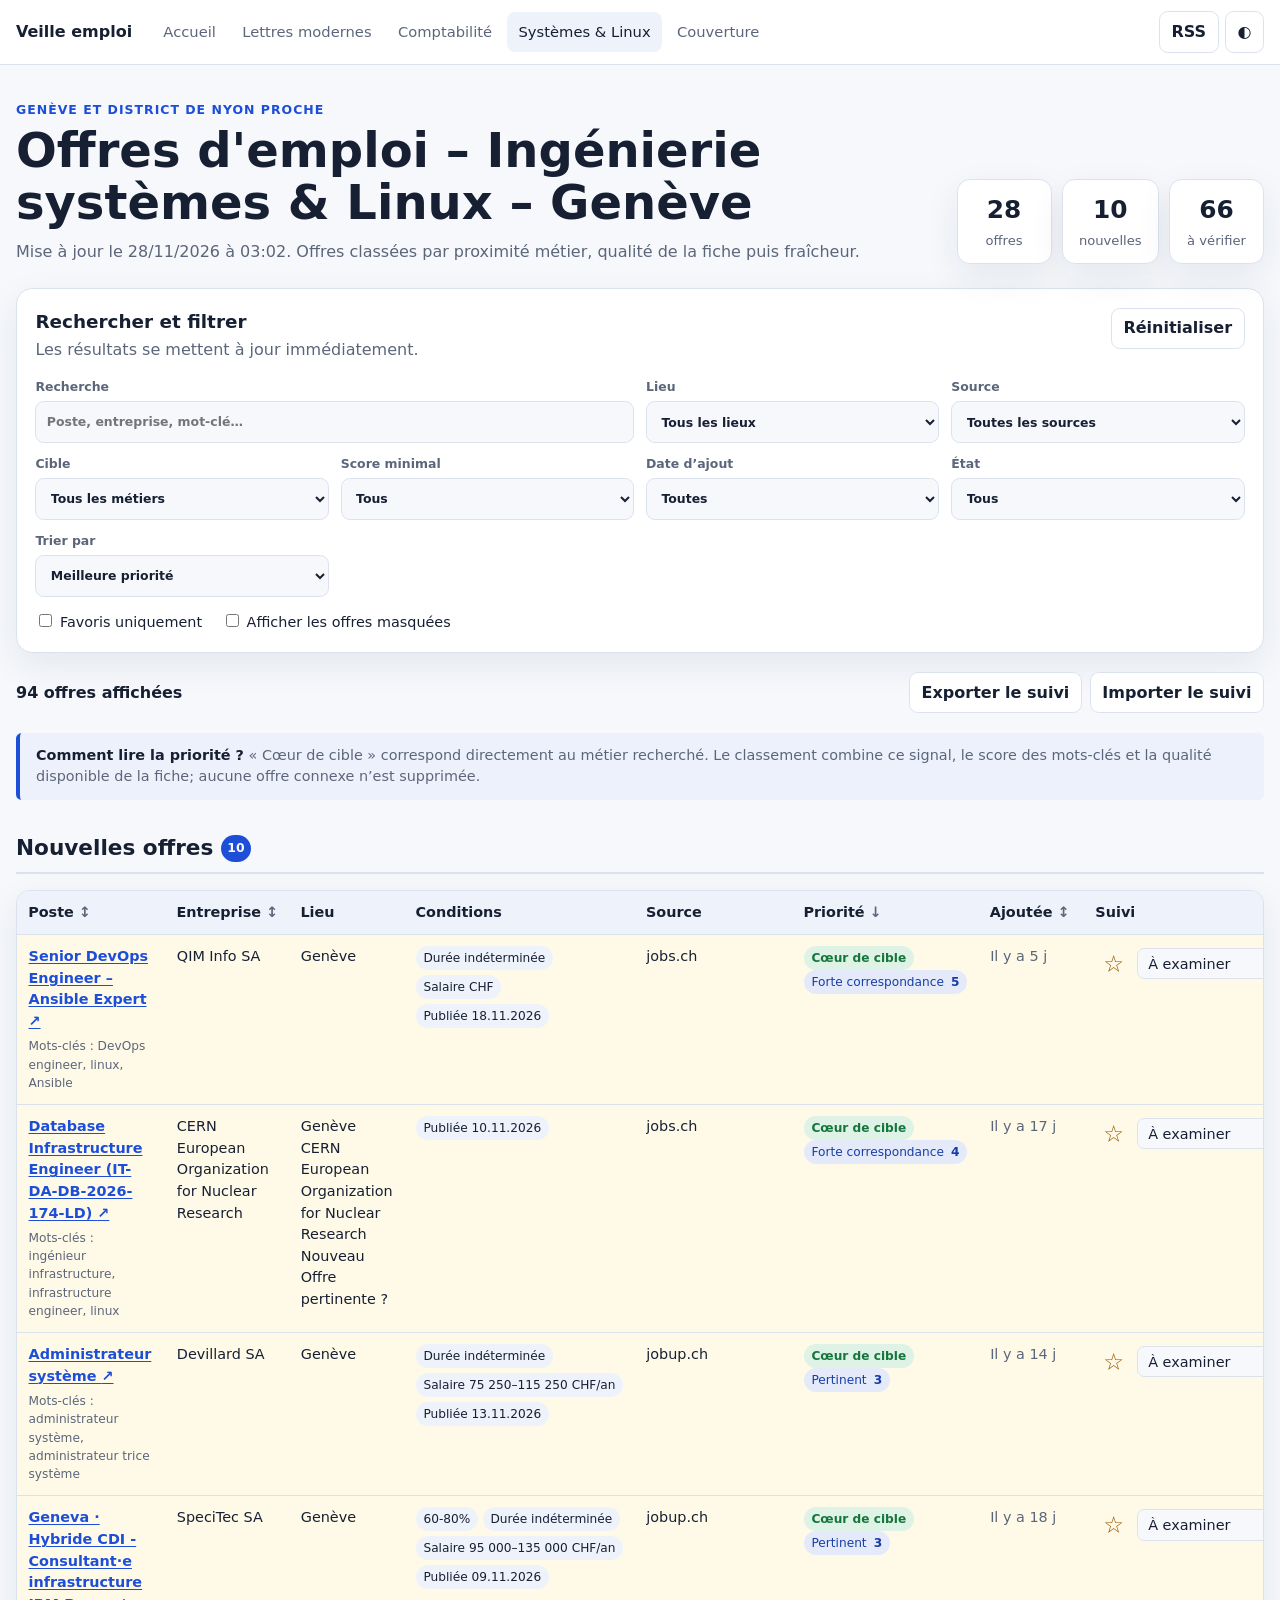
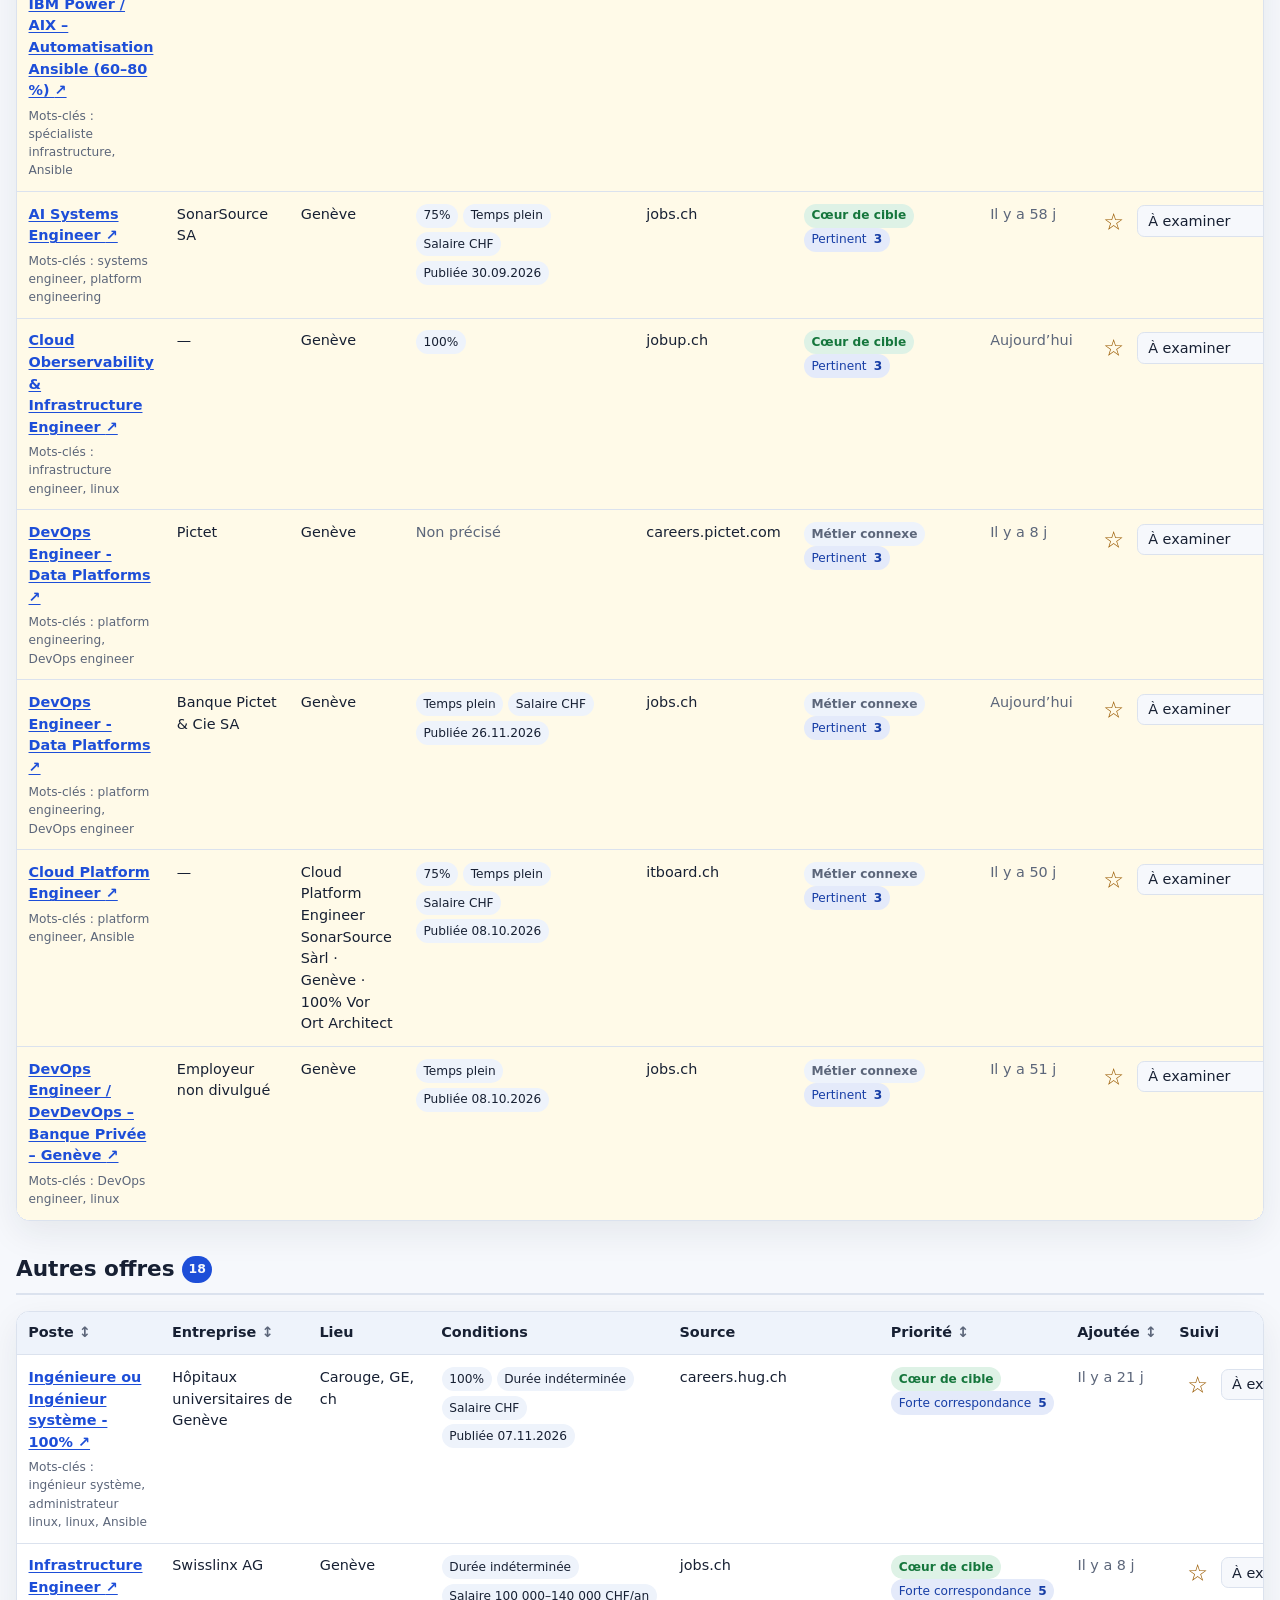
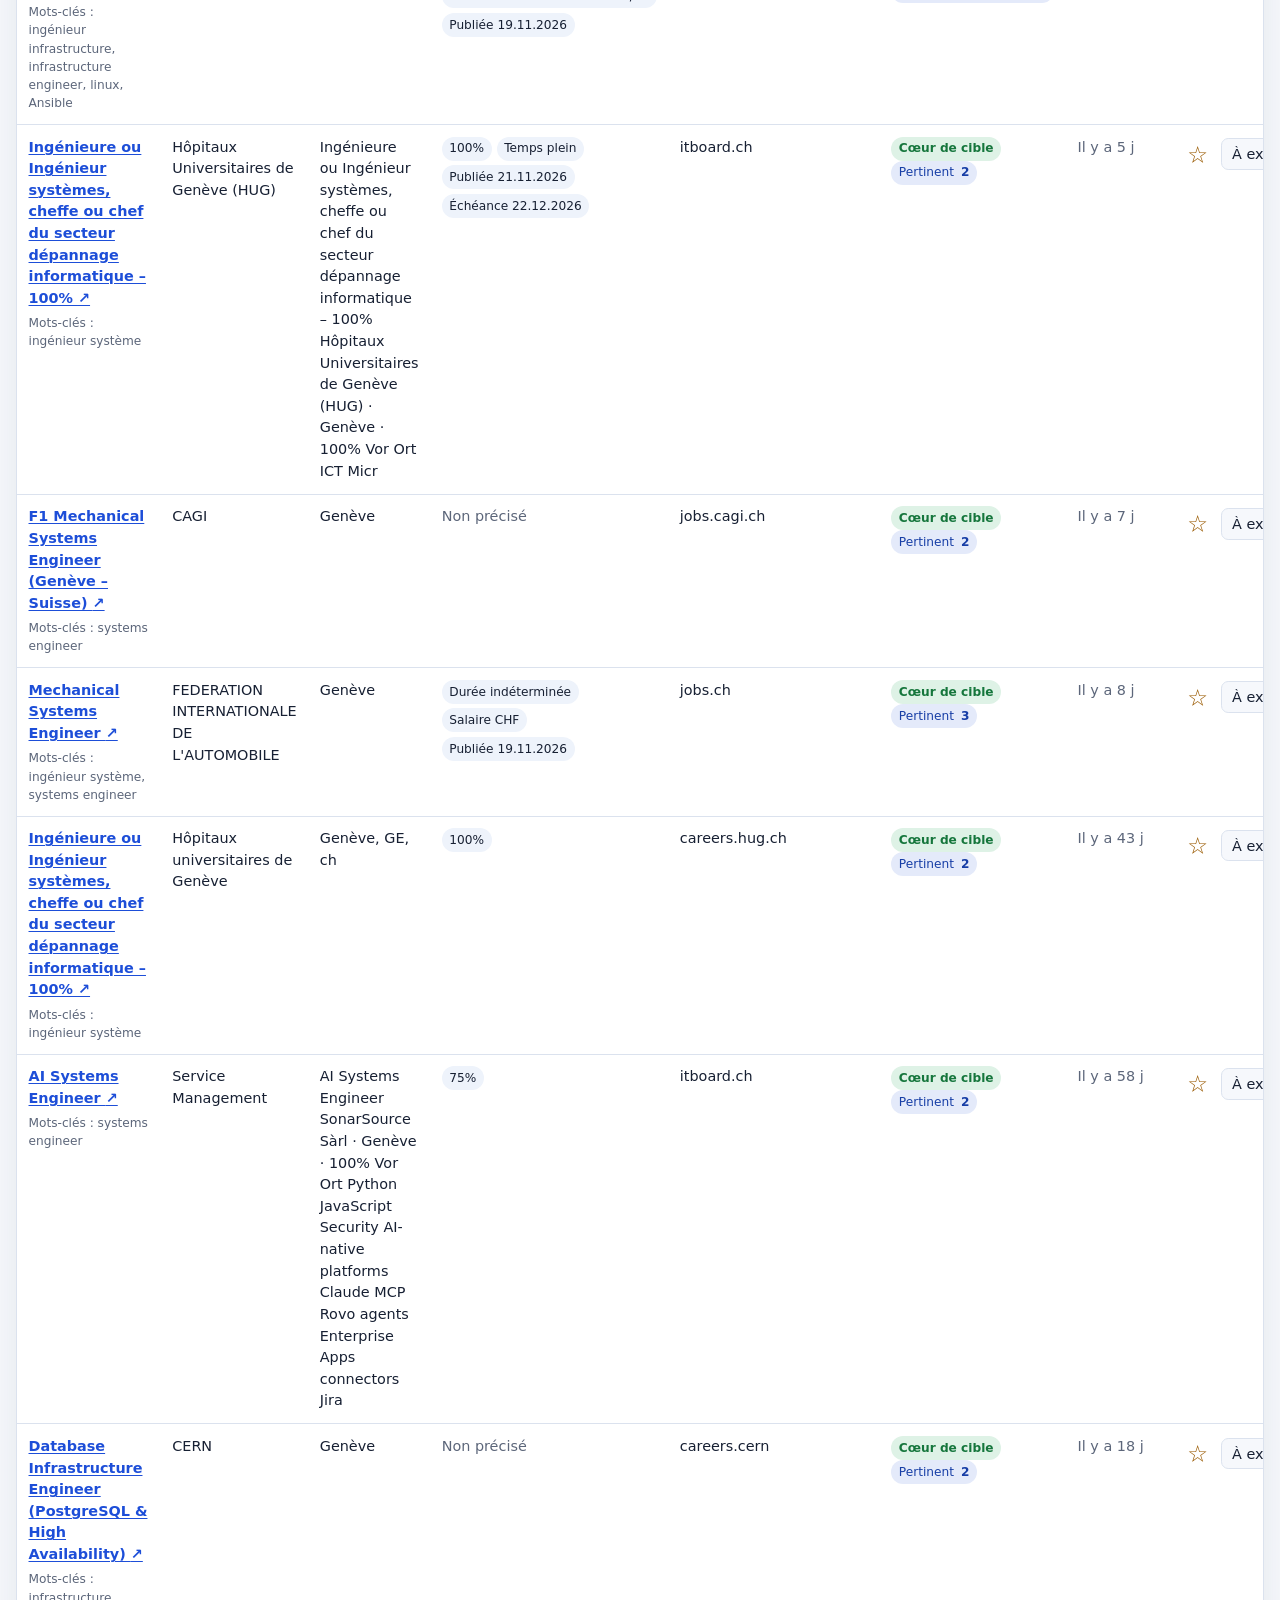
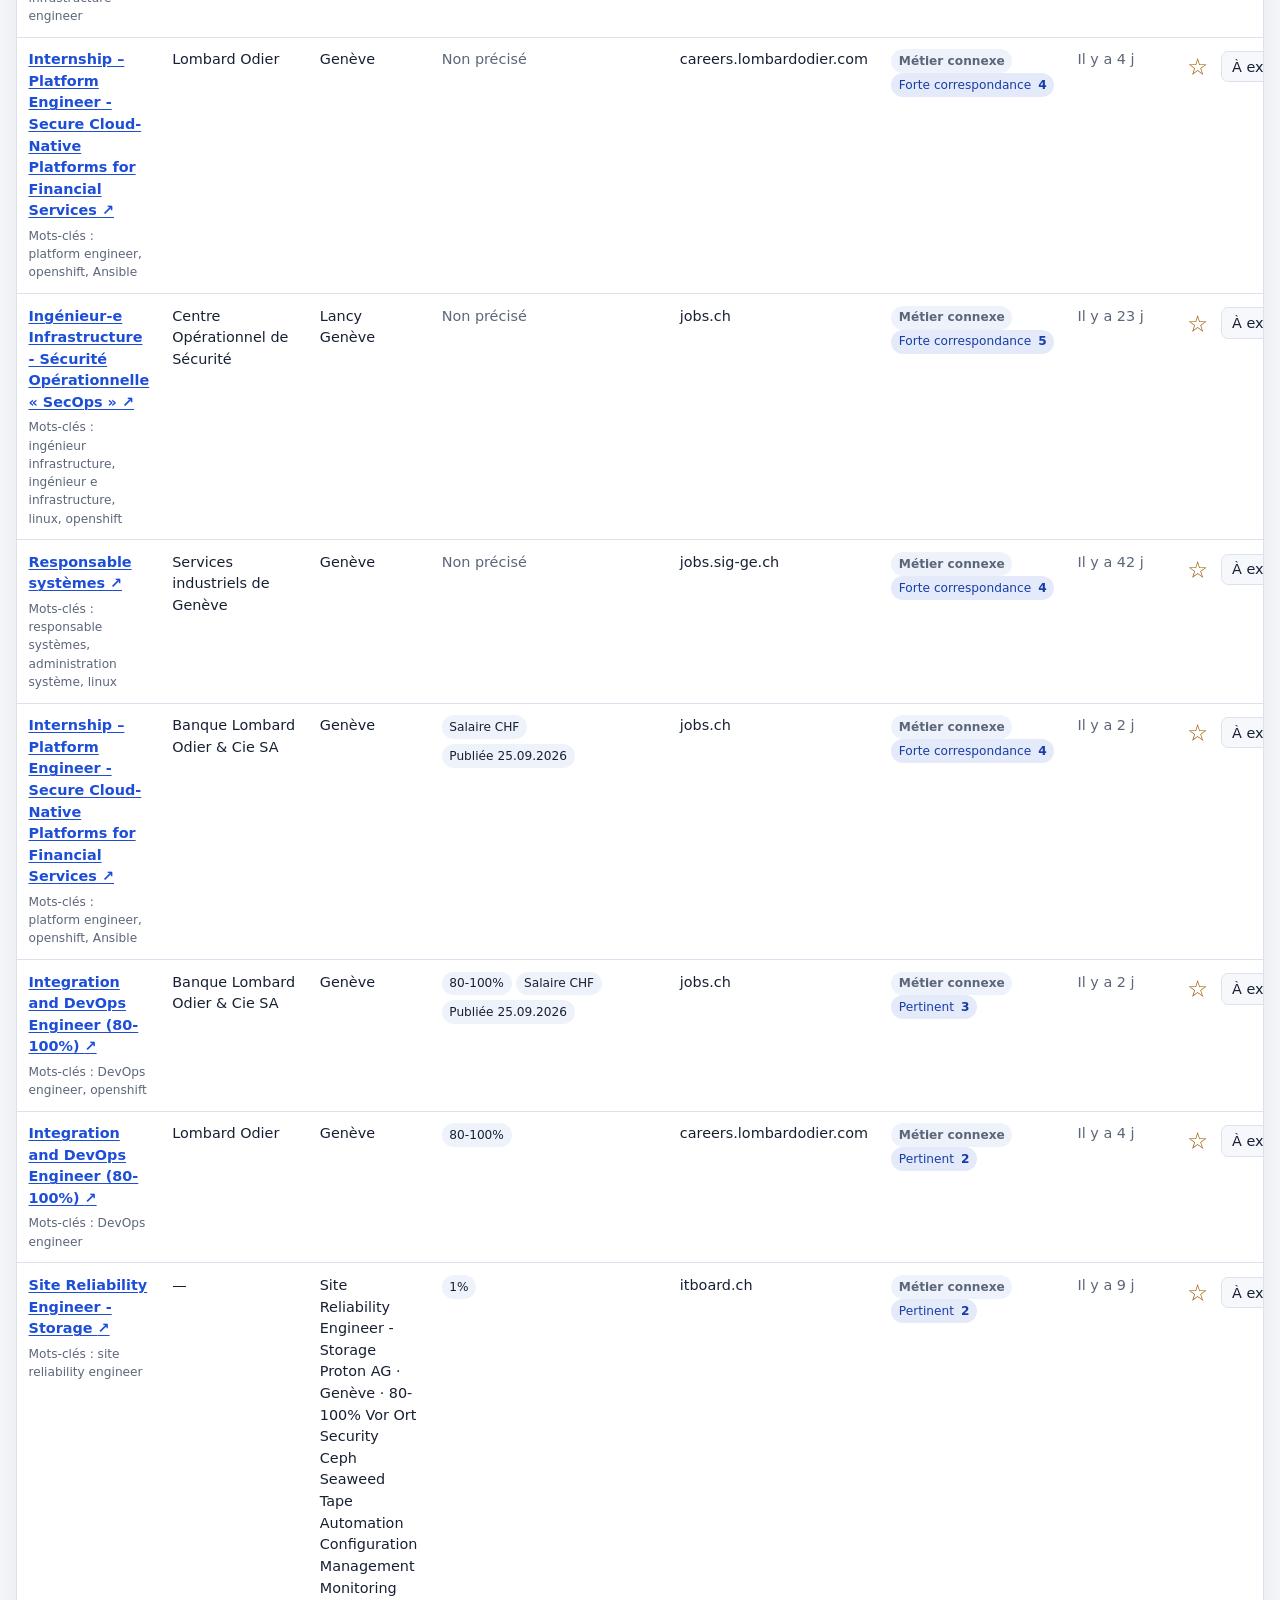
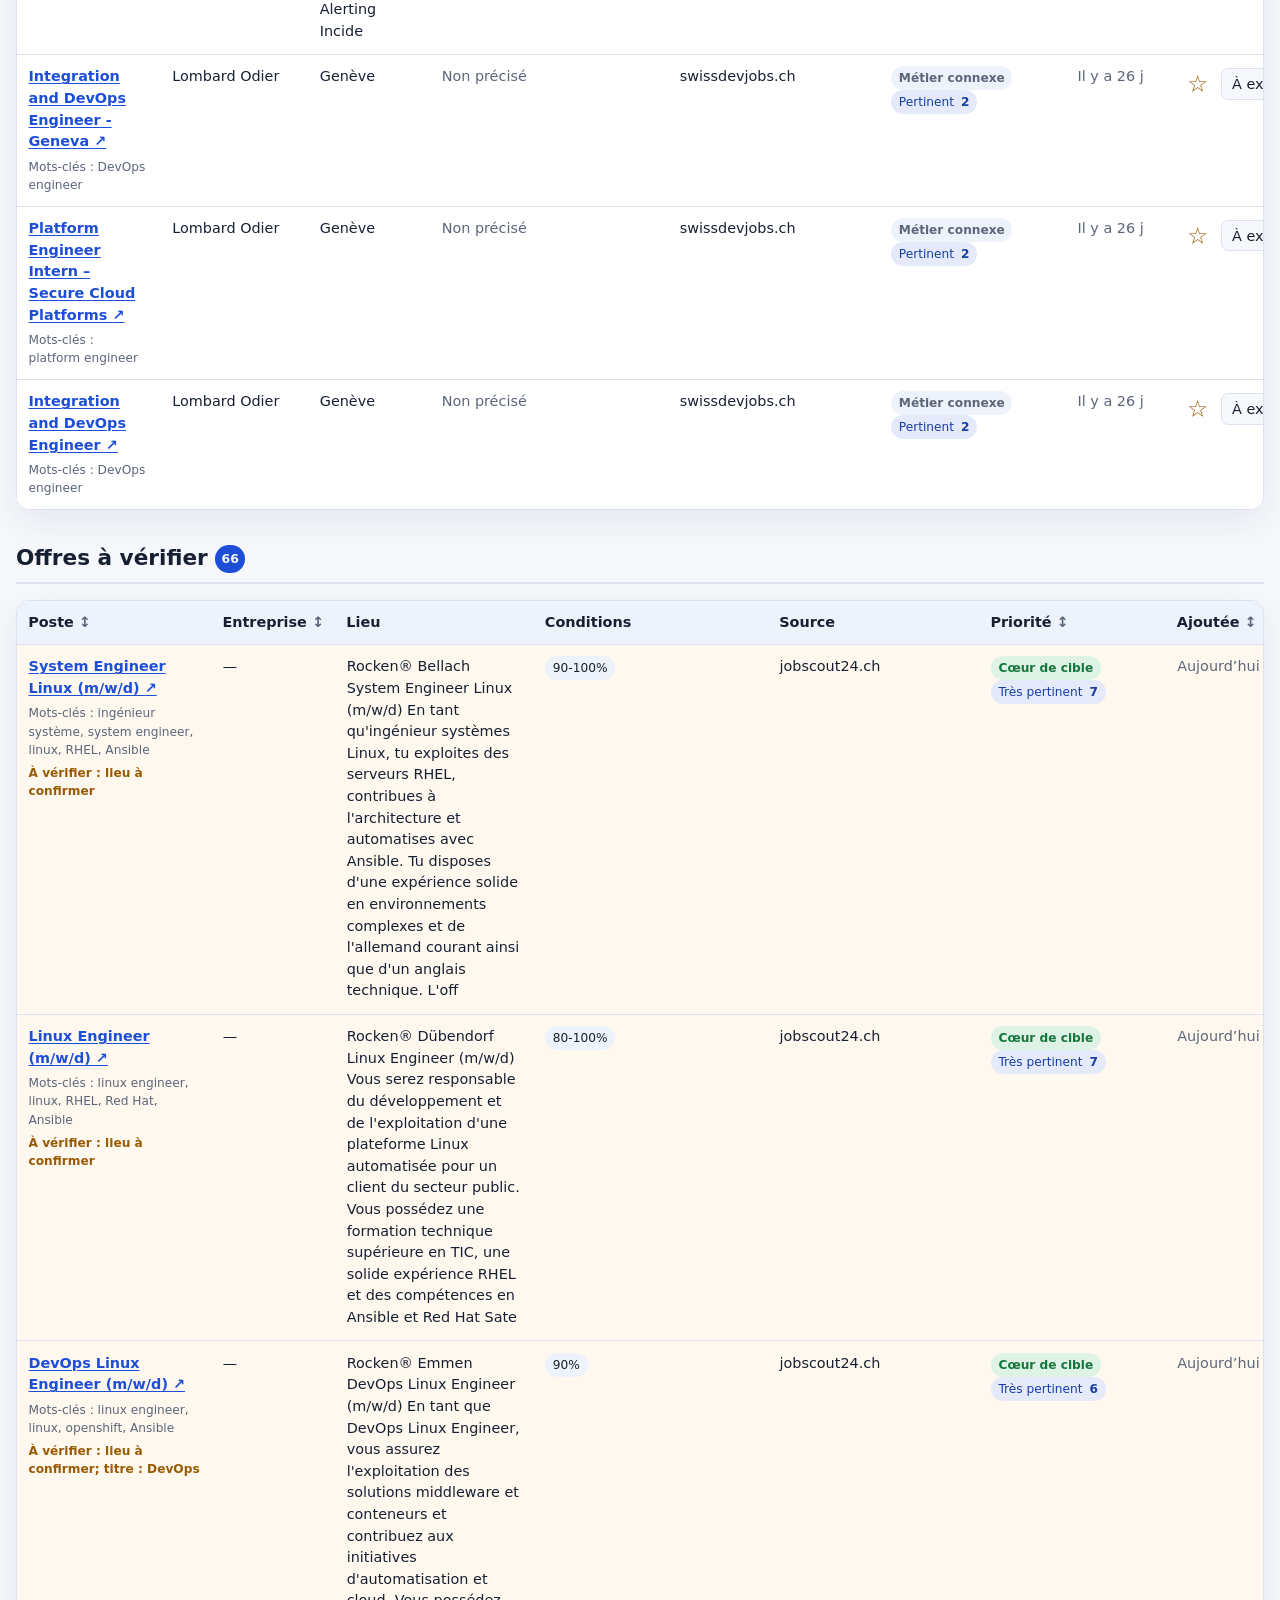
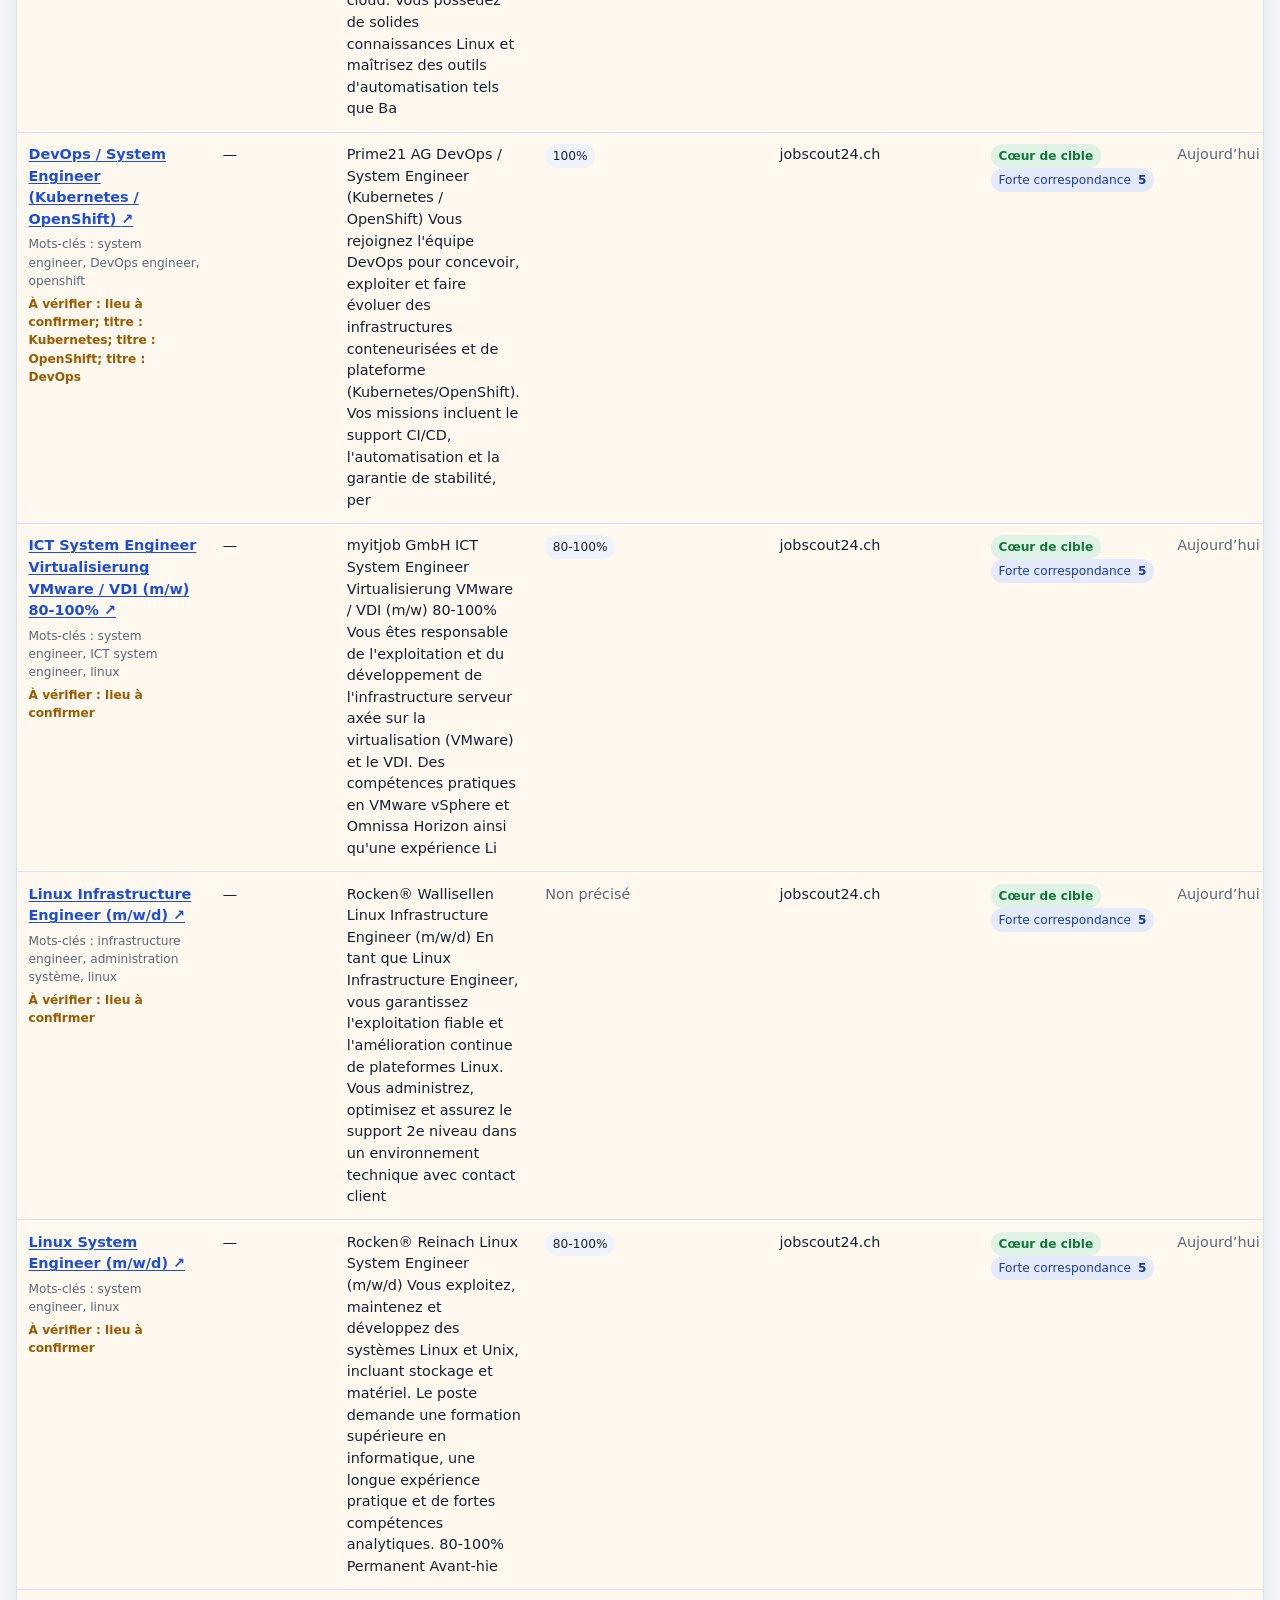
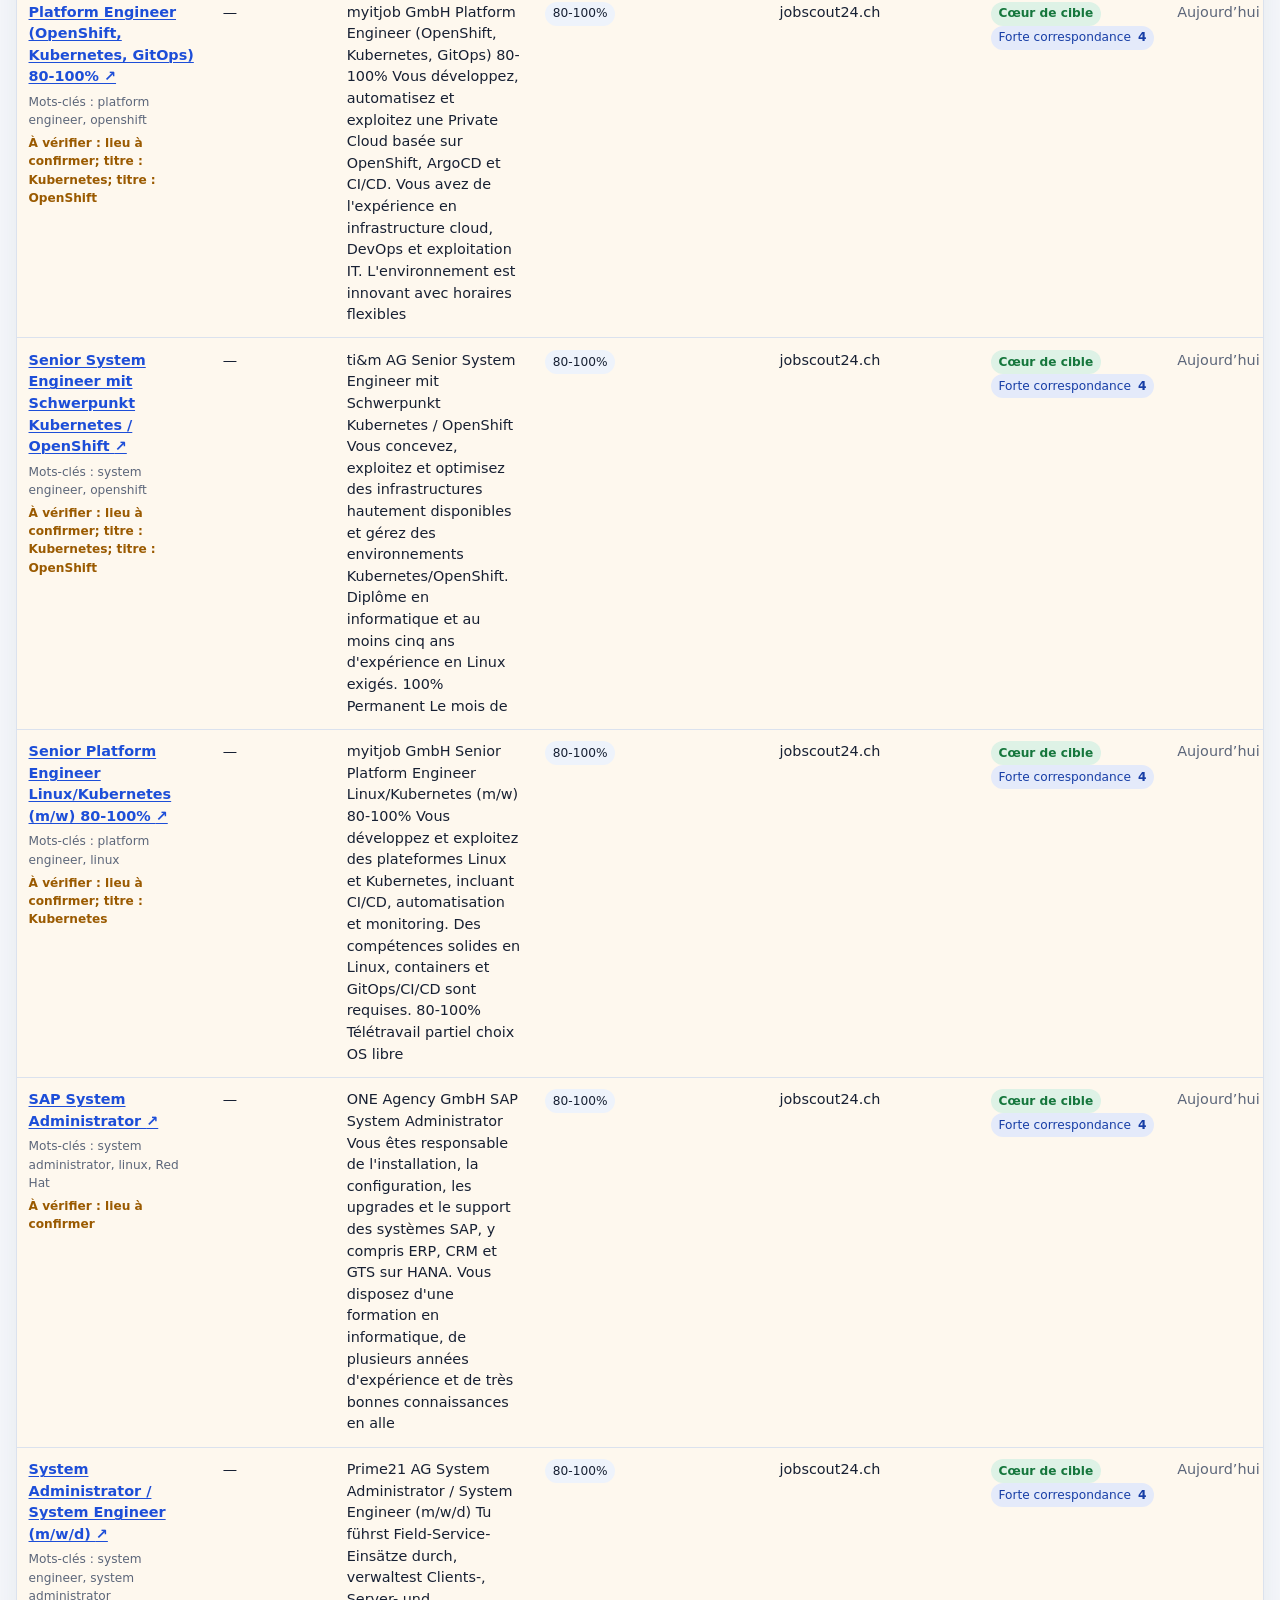
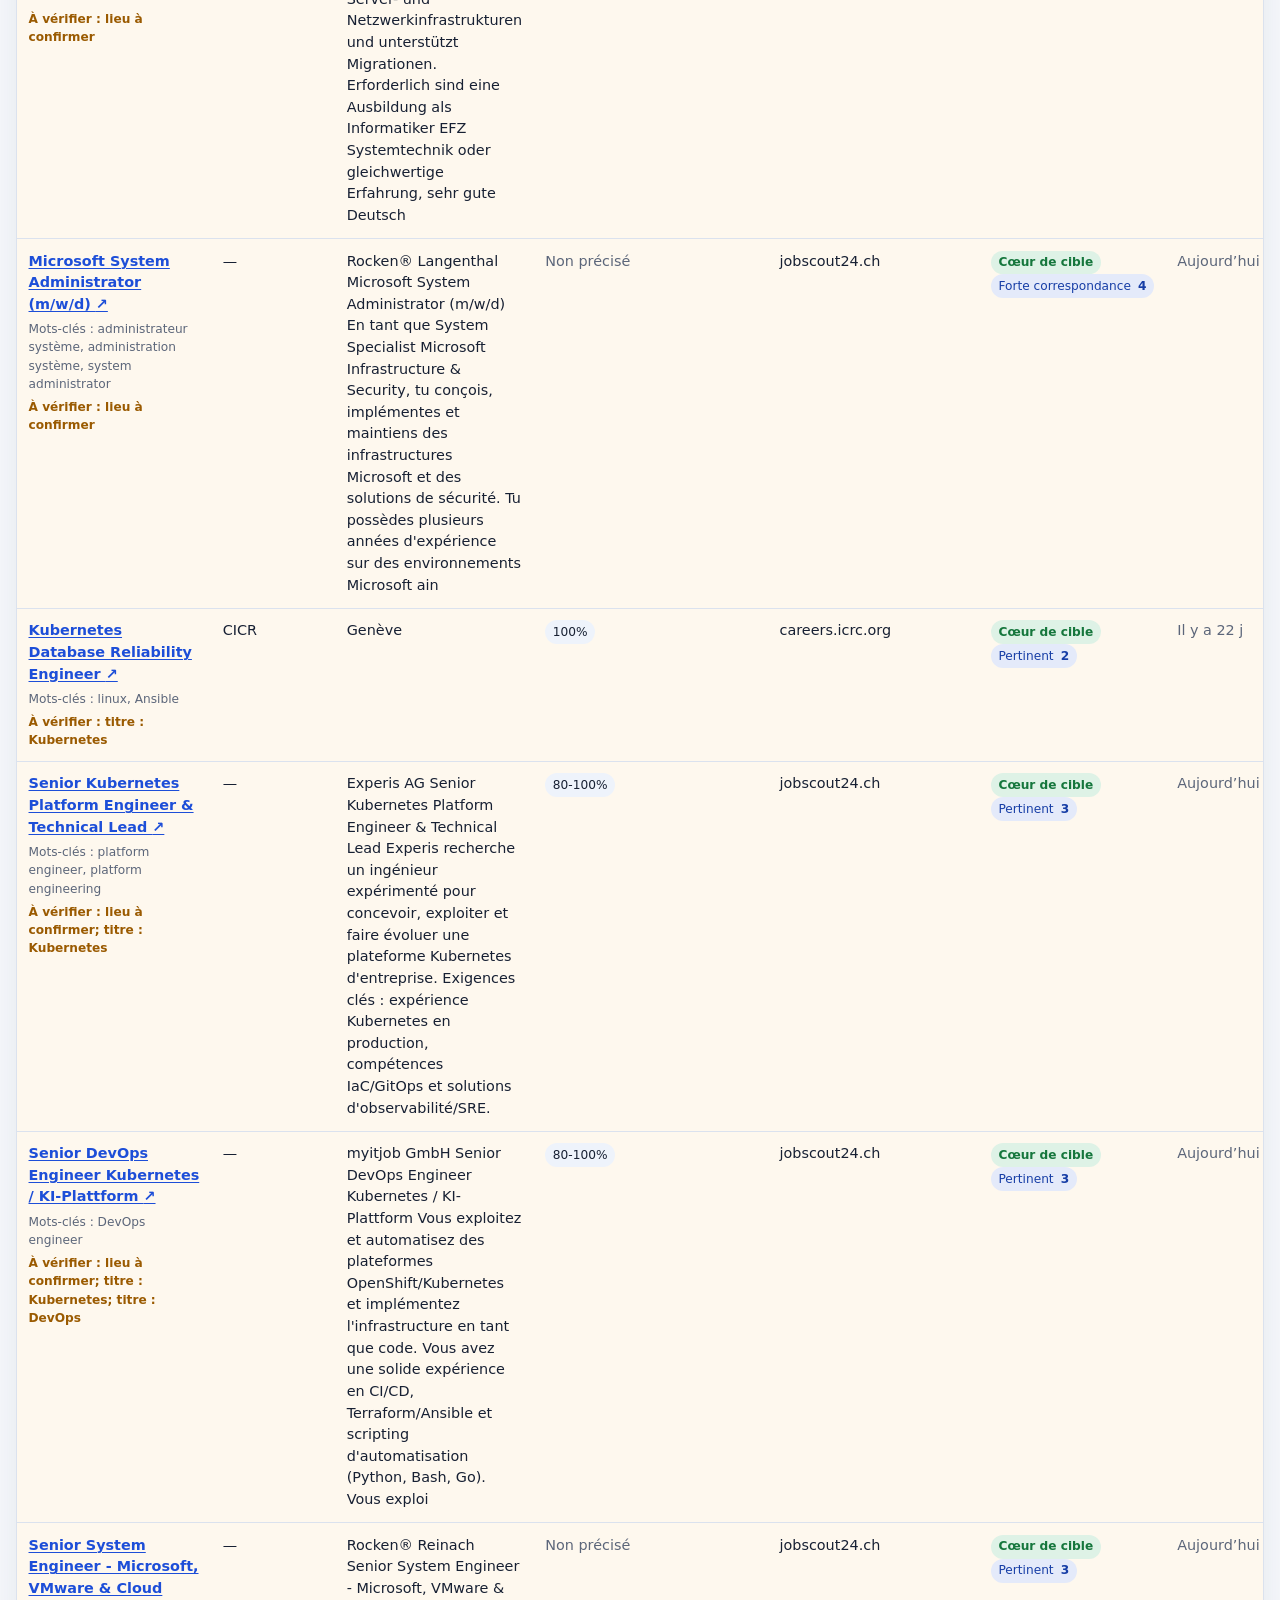
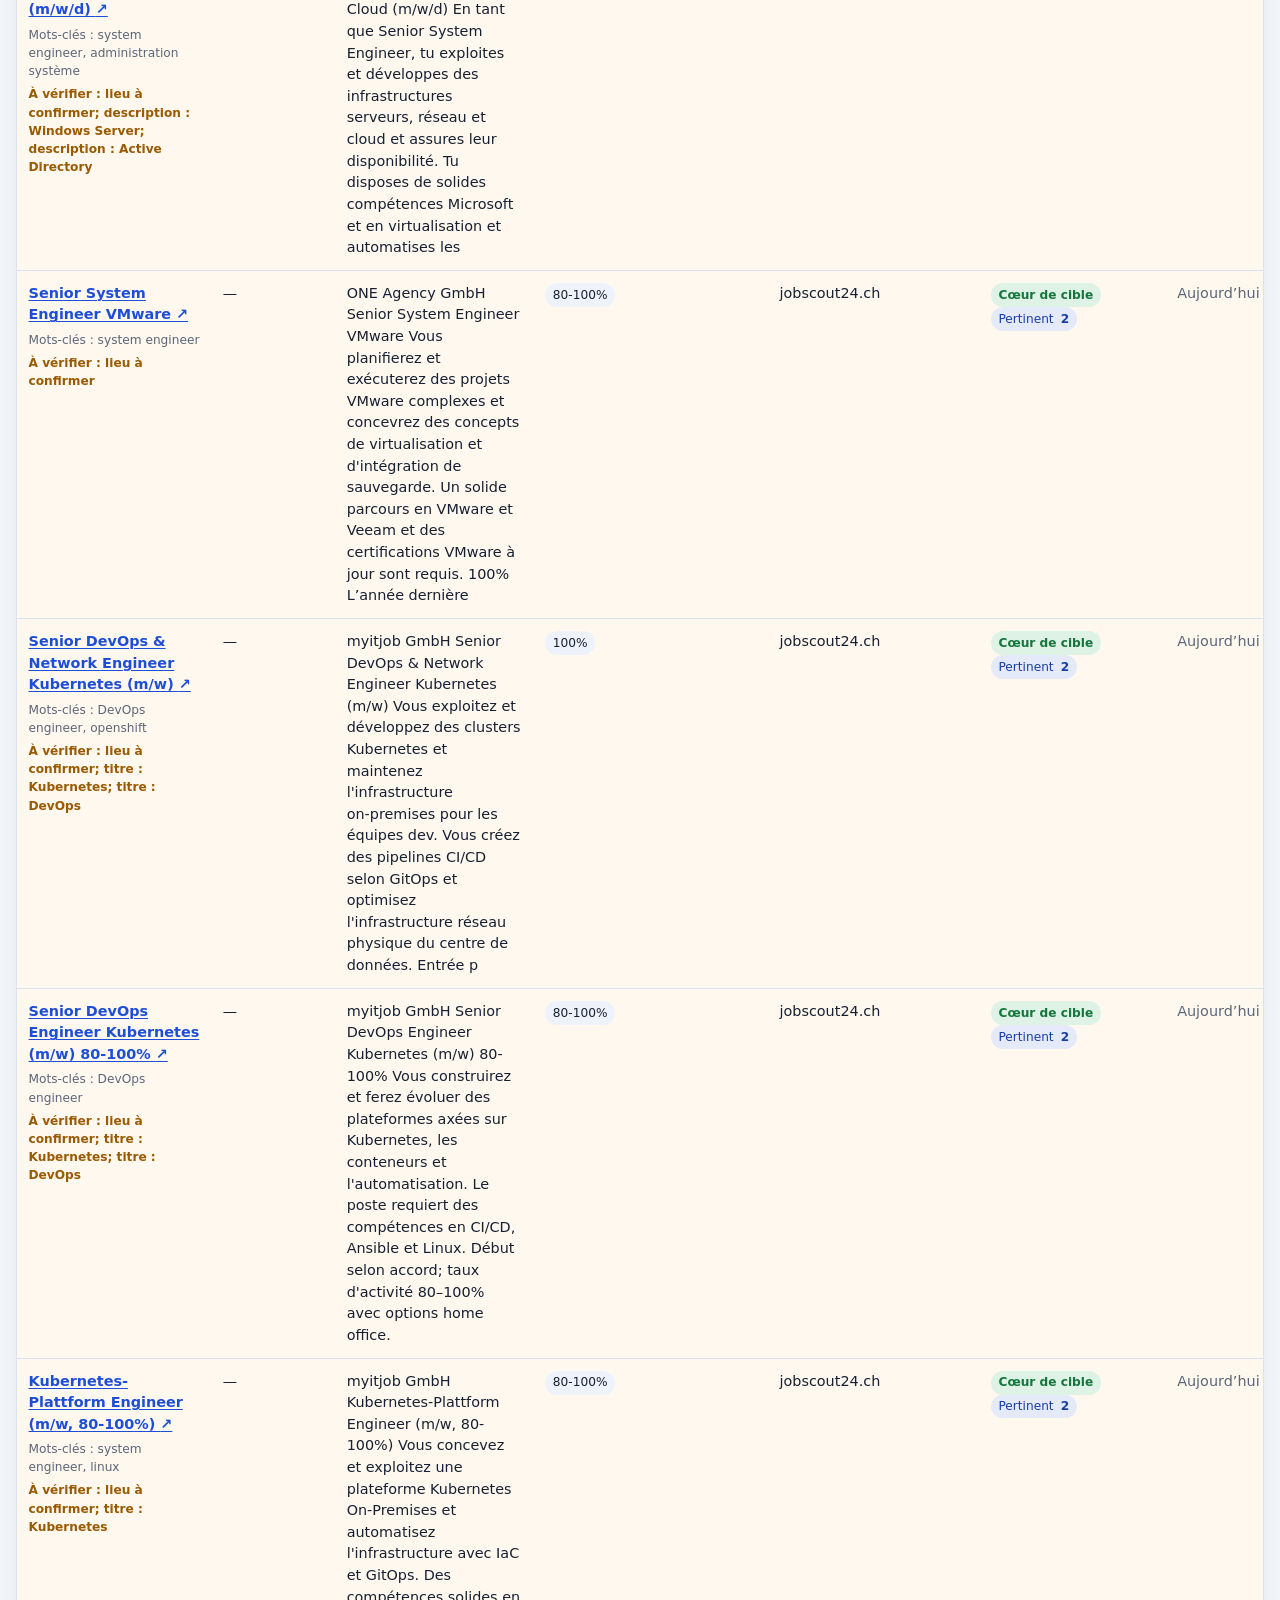
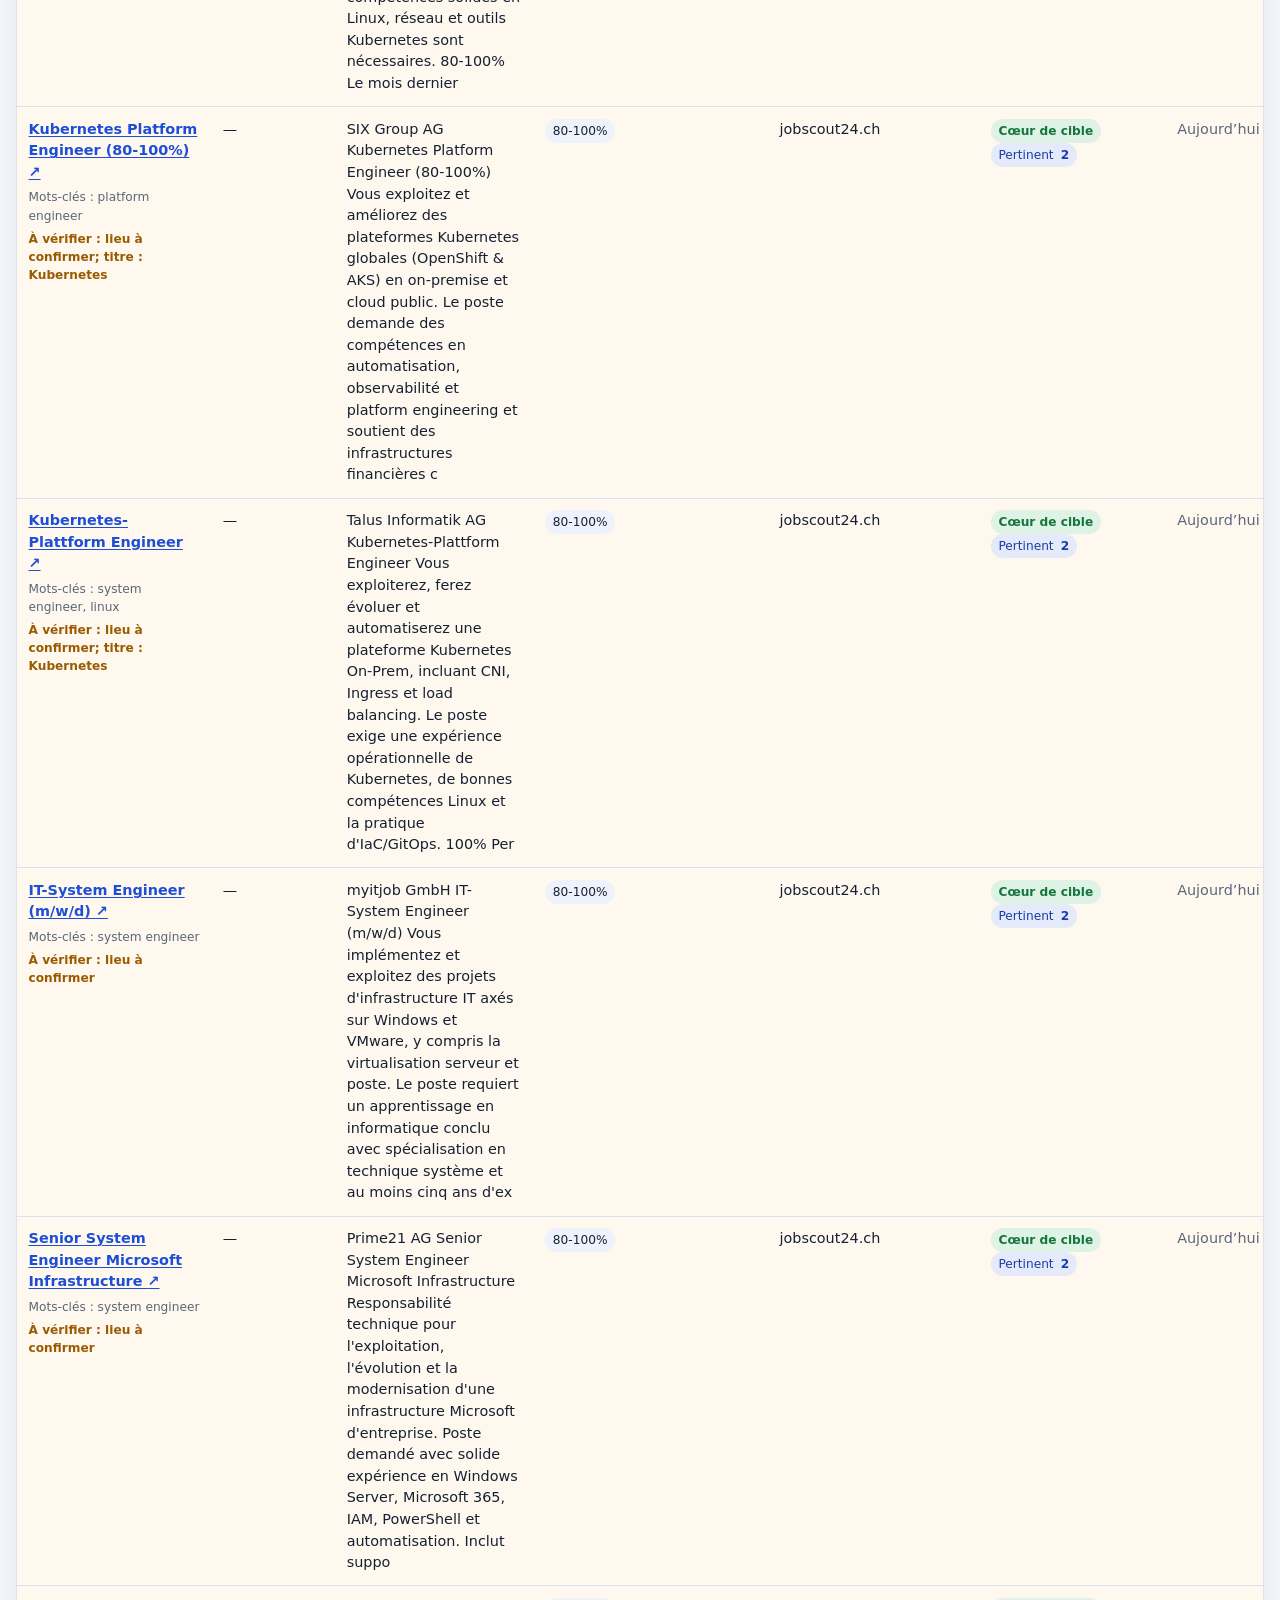
<file: docs/systemes/index.html>
<!DOCTYPE html>
<html lang="fr">
<head>
<meta charset="UTF-8"><meta name="viewport" content="width=device-width, initial-scale=1">
<meta name="description" content="Veille d&#x27;offres en ingénierie et administration systèmes, notamment Linux, dans la zone Genève et Nyon proche">
<meta name="theme-color" content="#1d4ed8"><meta property="og:title" content="Offres d&#x27;emploi – Ingénierie systèmes &amp; Linux – Genève">
<meta property="og:description" content="Veille d&#x27;offres en ingénierie et administration systèmes, notamment Linux, dans la zone Genève et Nyon proche">
<link rel="canonical" href="https://gabigbarig.github.io/find_job/systemes/">
<link rel="alternate" type="application/rss+xml" title="Flux RSS" href="feed.xml">
<link rel="manifest" href="../manifest.webmanifest"><link rel="icon" href="../icon.svg" type="image/svg+xml">
<link rel="stylesheet" href="../assets/site.css">
<script>if(localStorage.getItem('find-job:theme')==='dark')document.documentElement.dataset.theme='dark';</script>
<title>Offres d&#x27;emploi – Ingénierie systèmes &amp; Linux – Genève</title>
</head>
<body data-profile="systemes">
<a class="skip-link" href="#offres">Aller aux offres</a>
<header class="site-header"><div class="shell header-inner"><a class="brand" href="../">Veille emploi</a>
<nav class="main-nav" aria-label="Navigation principale"><a href="../index.html">Accueil</a><a href="../lettres/">Lettres modernes</a><a href="../comptabilite/">Comptabilité</a><a href="../systemes/" aria-current="page">Systèmes &amp; Linux</a><a href="../status.html">Couverture</a></nav><div class="header-actions"><a class="icon-button" href="feed.xml" title="Flux RSS">RSS</a>
<button id="theme-toggle" class="icon-button" type="button" aria-label="Changer de thème">◐</button></div></div></header>
<main class="shell" id="offres">
<section class="hero"><div><p class="eyebrow">Genève et district de Nyon proche</p>
<h1>Offres d&#x27;emploi – Ingénierie systèmes &amp; Linux – Genève</h1>
<p class="updated">Mise à jour le 28/11/2026 à 03:02. Offres classées par proximité métier, qualité de la fiche puis fraîcheur.</p></div>
<div class="hero-stats"><div><strong>28</strong><span>offres</span></div>
<div><strong>10</strong><span>nouvelles</span></div>
<div><strong>66</strong><span>à vérifier</span></div></div></section>

<section class="panel filters" aria-labelledby="filters-title"><div class="panel-title-row">
<div><h2 id="filters-title">Rechercher et filtrer</h2><p>Les résultats se mettent à jour immédiatement.</p></div>
<button id="reset-filters" class="secondary" type="button">Réinitialiser</button></div>
<div class="filter-grid">
<label class="search-field">Recherche<input id="search" type="search" placeholder="Poste, entreprise, mot-clé…" autocomplete="off"></label>
<label>Lieu<select id="location-filter"><option value="">Tous les lieux</option><option value="AI Systems Engineer SonarSource Sàrl · Genève · 100% Vor Ort Python JavaScript Security AI-native platforms Claude MCP Rovo agents Enterprise Apps connectors Jira">AI Systems Engineer SonarSource Sàrl · Genève · 100% Vor Ort Python JavaScript Security AI-native platforms Claude MCP Rovo agents Enterprise Apps connectors Jira</option><option value="Axians Amanox AG Platform Engineer 80-100% (a) En tant que Platform Engineer chez Axians Amanox, tu conçois et exploites des plateformes container, IA et Internal Developer Platforms pour clouds privés, hybrides et publics. Tu travailles avec des clients et partenaires technologiques et apportes aut">Axians Amanox AG Platform Engineer 80-100% (a) En tant que Platform Engineer chez Axians Amanox, tu conçois et exploites des plateformes container, IA et Internal Developer Platforms pour clouds privés, hybrides et publics. Tu travailles avec des clients et partenaires technologiques et apportes aut</option><option value="Banque Pictet &amp; Cie SA DevOps Engineer - Data Platforms Au sein de l&#x27;équipe Analytics de Data Platforms, vous concevez, construisez et exploitez des plateformes et pipelines de données fiables. Le poste demande au moins cinq ans d&#x27;expérience combinée en data engineering et DevOps et une pratique des">Banque Pictet &amp; Cie SA DevOps Engineer - Data Platforms Au sein de l&#x27;équipe Analytics de Data Platforms, vous concevez, construisez et exploitez des plateformes et pipelines de données fiables. Le poste demande au moins cinq ans d&#x27;expérience combinée en data engineering et DevOps et une pratique des</option><option value="BitHawk AG Senior System Engineer Compute &amp; Storage, Virtualisierung und Backup 80–100 % Vous dimensionnez, planifiez, installez et mettez en service des plateformes compute et storage et réalisez des solutions de virtualisation et de sauvegarde/DR. Le poste demande une formation en génie système av">BitHawk AG Senior System Engineer Compute &amp; Storage, Virtualisierung und Backup 80–100 % Vous dimensionnez, planifiez, installez et mettez en service des plateformes compute et storage et réalisez des solutions de virtualisation et de sauvegarde/DR. Le poste demande une formation en génie système av</option><option value="Carouge, GE, ch">Carouge, GE, ch</option><option value="Cloud Platform Engineer SonarSource Sàrl · Genève · 100% Vor Ort Architect">Cloud Platform Engineer SonarSource Sàrl · Genève · 100% Vor Ort Architect</option><option value="Experis AG Senior Kubernetes Platform Engineer &amp; Technical Lead Experis recherche un ingénieur expérimenté pour concevoir, exploiter et faire évoluer une plateforme Kubernetes d&#x27;entreprise. Exigences clés : expérience Kubernetes en production, compétences IaC/GitOps et solutions d&#x27;observabilité/SRE.">Experis AG Senior Kubernetes Platform Engineer &amp; Technical Lead Experis recherche un ingénieur expérimenté pour concevoir, exploiter et faire évoluer une plateforme Kubernetes d&#x27;entreprise. Exigences clés : expérience Kubernetes en production, compétences IaC/GitOps et solutions d&#x27;observabilité/SRE.</option><option value="Genève">Genève</option><option value="Genève CERN European Organization for Nuclear Research Nouveau Offre pertinente ?">Genève CERN European Organization for Nuclear Research Nouveau Offre pertinente ?</option><option value="Genève, GE, ch">Genève, GE, ch</option><option value="ITech Consult AG Fullstack Entwickler – Spring / React / Kubernetes Vous participerez à la refonte d&#x27;une application bancaire en tant que développeur Java fullstack utilisant Spring, React et Kubernetes. Plusieurs années d&#x27;expérience avec Spring/Spring Boot, React et Kubernetes ainsi qu&#x27;un travail e">ITech Consult AG Fullstack Entwickler – Spring / React / Kubernetes Vous participerez à la refonte d&#x27;une application bancaire en tant que développeur Java fullstack utilisant Spring, React et Kubernetes. Plusieurs années d&#x27;expérience avec Spring/Spring Boot, React et Kubernetes ainsi qu&#x27;un travail e</option><option value="Ingénieure ou Ingénieur systèmes, cheffe ou chef du secteur dépannage informatique – 100% Hôpitaux Universitaires de Genève (HUG) · Genève · 100% Vor Ort ICT Micr">Ingénieure ou Ingénieur systèmes, cheffe ou chef du secteur dépannage informatique – 100% Hôpitaux Universitaires de Genève (HUG) · Genève · 100% Vor Ort ICT Micr</option><option value="Lancy Genève">Lancy Genève</option><option value="MF Group AG Chiasso DevOps Engineer (m/f/d) Au sein de l&#x27;équipe Cloud &amp; Infrastructure, vous concevez, automatisez et exploitez les pipelines CI/CD et les plateformes d&#x27;infrastructure. Vous disposez d&#x27;au moins quatre ans d&#x27;expérience pratique en DevOps, plateforme ou ingénierie d&#x27;infrastructure et m">MF Group AG Chiasso DevOps Engineer (m/f/d) Au sein de l&#x27;équipe Cloud &amp; Infrastructure, vous concevez, automatisez et exploitez les pipelines CI/CD et les plateformes d&#x27;infrastructure. Vous disposez d&#x27;au moins quatre ans d&#x27;expérience pratique en DevOps, plateforme ou ingénierie d&#x27;infrastructure et m</option><option value="ONE Agency GmbH DevOps Expertin / Experte Vous soutiendrez le développement d&#x27;applications dans un environnement hétérogène et piloterez l&#x27;automatisation et les initiatives DevOps. Un diplôme en informatique ou équivalent, de solides compétences en développement logiciel et une expérience en DevOps">ONE Agency GmbH DevOps Expertin / Experte Vous soutiendrez le développement d&#x27;applications dans un environnement hétérogène et piloterez l&#x27;automatisation et les initiatives DevOps. Un diplôme en informatique ou équivalent, de solides compétences en développement logiciel et une expérience en DevOps</option><option value="ONE Agency GmbH ICT System Administrator En tant qu&#x27;administrateur systèmes ICT, vous installez et administrez des infrastructures serveurs, virtualisation, stockage et sauvegarde. Le poste requiert plusieurs années d&#x27;expérience avec VMware, des environnements Microsoft et PowerShell, ainsi qu&#x27;une e">ONE Agency GmbH ICT System Administrator En tant qu&#x27;administrateur systèmes ICT, vous installez et administrez des infrastructures serveurs, virtualisation, stockage et sauvegarde. Le poste requiert plusieurs années d&#x27;expérience avec VMware, des environnements Microsoft et PowerShell, ainsi qu&#x27;une e</option><option value="ONE Agency GmbH SAP System Administrator Vous êtes responsable de l&#x27;installation, la configuration, les upgrades et le support des systèmes SAP, y compris ERP, CRM et GTS sur HANA. Vous disposez d&#x27;une formation en informatique, de plusieurs années d&#x27;expérience et de très bonnes connaissances en alle">ONE Agency GmbH SAP System Administrator Vous êtes responsable de l&#x27;installation, la configuration, les upgrades et le support des systèmes SAP, y compris ERP, CRM et GTS sur HANA. Vous disposez d&#x27;une formation en informatique, de plusieurs années d&#x27;expérience et de très bonnes connaissances en alle</option><option value="ONE Agency GmbH Senior Devops-Engineer Vous travaillez dans des équipes Scrum transverses pour améliorer et développer des systèmes logiciels. Vous utilisez des technologies modernes telles que Java, Gosu, OpenShift, Jenkins et GitOps et collaborez quotidiennement avec les métiers. Un diplôme en inf">ONE Agency GmbH Senior Devops-Engineer Vous travaillez dans des équipes Scrum transverses pour améliorer et développer des systèmes logiciels. Vous utilisez des technologies modernes telles que Java, Gosu, OpenShift, Jenkins et GitOps et collaborez quotidiennement avec les métiers. Un diplôme en inf</option><option value="ONE Agency GmbH Senior System Engineer VMware Vous planifierez et exécuterez des projets VMware complexes et concevrez des concepts de virtualisation et d&#x27;intégration de sauvegarde. Un solide parcours en VMware et Veeam et des certifications VMware à jour sont requis. 100% L’année dernière">ONE Agency GmbH Senior System Engineer VMware Vous planifierez et exécuterez des projets VMware complexes et concevrez des concepts de virtualisation et d&#x27;intégration de sauvegarde. Un solide parcours en VMware et Veeam et des certifications VMware à jour sont requis. 100% L’année dernière</option><option value="ONE Agency GmbH System Administrator (m/w) Vous gérez au quotidien les systèmes centraux internes et pilotez la maintenance et l&#x27;extension des infrastructures réseau et serveurs. Vous garantissez la sécurité IT des serveurs et clients et collaborez avec les développeurs et l&#x27;équipe production si néc">ONE Agency GmbH System Administrator (m/w) Vous gérez au quotidien les systèmes centraux internes et pilotez la maintenance et l&#x27;extension des infrastructures réseau et serveurs. Vous garantissez la sécurité IT des serveurs et clients et collaborez avec les développeurs et l&#x27;équipe production si néc</option><option value="Prime21 AG DevOps / System Engineer (Kubernetes / OpenShift) Vous rejoignez l&#x27;équipe DevOps pour concevoir, exploiter et faire évoluer des infrastructures conteneurisées et de plateforme (Kubernetes/OpenShift). Vos missions incluent le support CI/CD, l&#x27;automatisation et la garantie de stabilité, per">Prime21 AG DevOps / System Engineer (Kubernetes / OpenShift) Vous rejoignez l&#x27;équipe DevOps pour concevoir, exploiter et faire évoluer des infrastructures conteneurisées et de plateforme (Kubernetes/OpenShift). Vos missions incluent le support CI/CD, l&#x27;automatisation et la garantie de stabilité, per</option><option value="Prime21 AG Senior System Engineer Microsoft Infrastructure Responsabilité technique pour l&#x27;exploitation, l&#x27;évolution et la modernisation d&#x27;une infrastructure Microsoft d&#x27;entreprise. Poste demandé avec solide expérience en Windows Server, Microsoft 365, IAM, PowerShell et automatisation. Inclut suppo">Prime21 AG Senior System Engineer Microsoft Infrastructure Responsabilité technique pour l&#x27;exploitation, l&#x27;évolution et la modernisation d&#x27;une infrastructure Microsoft d&#x27;entreprise. Poste demandé avec solide expérience en Windows Server, Microsoft 365, IAM, PowerShell et automatisation. Inclut suppo</option><option value="Prime21 AG System Administrator / System Engineer (m/w/d) Tu führst Field-Service-Einsätze durch, verwaltest Clients-, Server- und Netzwerkinfrastrukturen und unterstützt Migrationen. Erforderlich sind eine Ausbildung als Informatiker EFZ Systemtechnik oder gleichwertige Erfahrung, sehr gute Deutsch">Prime21 AG System Administrator / System Engineer (m/w/d) Tu führst Field-Service-Einsätze durch, verwaltest Clients-, Server- und Netzwerkinfrastrukturen und unterstützt Migrationen. Erforderlich sind eine Ausbildung als Informatiker EFZ Systemtechnik oder gleichwertige Erfahrung, sehr gute Deutsch</option><option value="Rocken® Bellach System Engineer Linux (m/w/d) En tant qu&#x27;ingénieur systèmes Linux, tu exploites des serveurs RHEL, contribues à l&#x27;architecture et automatises avec Ansible. Tu disposes d&#x27;une expérience solide en environnements complexes et de l&#x27;allemand courant ainsi que d&#x27;un anglais technique. L&#x27;off">Rocken® Bellach System Engineer Linux (m/w/d) En tant qu&#x27;ingénieur systèmes Linux, tu exploites des serveurs RHEL, contribues à l&#x27;architecture et automatises avec Ansible. Tu disposes d&#x27;une expérience solide en environnements complexes et de l&#x27;allemand courant ainsi que d&#x27;un anglais technique. L&#x27;off</option><option value="Rocken® Dietikon IT System Administrator (m/w/d) Vous gérerez les migrations Windows, Active Directory et l&#x27;infrastructure réseau. Le poste requiert une expérience pratique en sécurité IT et gestion de projets et une documentation selon ISMS ISO27001. 80-100% Permanent Télétravail partiel Avant-hier">Rocken® Dietikon IT System Administrator (m/w/d) Vous gérerez les migrations Windows, Active Directory et l&#x27;infrastructure réseau. Le poste requiert une expérience pratique en sécurité IT et gestion de projets et une documentation selon ISMS ISO27001. 80-100% Permanent Télétravail partiel Avant-hier</option><option value="Rocken® Dübendorf Linux Engineer (m/w/d) Vous serez responsable du développement et de l&#x27;exploitation d&#x27;une plateforme Linux automatisée pour un client du secteur public. Vous possédez une formation technique supérieure en TIC, une solide expérience RHEL et des compétences en Ansible et Red Hat Sate">Rocken® Dübendorf Linux Engineer (m/w/d) Vous serez responsable du développement et de l&#x27;exploitation d&#x27;une plateforme Linux automatisée pour un client du secteur public. Vous possédez une formation technique supérieure en TIC, une solide expérience RHEL et des compétences en Ansible et Red Hat Sate</option><option value="Rocken® Emmen DevOps Linux Engineer (m/w/d) En tant que DevOps Linux Engineer, vous assurez l&#x27;exploitation des solutions middleware et conteneurs et contribuez aux initiatives d&#x27;automatisation et cloud. Vous possédez de solides connaissances Linux et maîtrisez des outils d&#x27;automatisation tels que Ba">Rocken® Emmen DevOps Linux Engineer (m/w/d) En tant que DevOps Linux Engineer, vous assurez l&#x27;exploitation des solutions middleware et conteneurs et contribuez aux initiatives d&#x27;automatisation et cloud. Vous possédez de solides connaissances Linux et maîtrisez des outils d&#x27;automatisation tels que Ba</option><option value="Rocken® Ittigen DevOps Engineer - Cloud / Kuberetes (m/w/d) En tant qu&#x27;ingénieur DevOps, tu conçois des plateformes cloud-native, automatises l&#x27;infrastructure et exploites des clusters Kubernetes. Tu développes des IDP, des infrastructures AI et des pipelines CI/CD tout en conseillant techniquement">Rocken® Ittigen DevOps Engineer - Cloud / Kuberetes (m/w/d) En tant qu&#x27;ingénieur DevOps, tu conçois des plateformes cloud-native, automatises l&#x27;infrastructure et exploites des clusters Kubernetes. Tu développes des IDP, des infrastructures AI et des pipelines CI/CD tout en conseillant techniquement</option><option value="Rocken® Langenthal Microsoft System Administrator (m/w/d) En tant que System Specialist Microsoft Infrastructure &amp; Security, tu conçois, implémentes et maintiens des infrastructures Microsoft et des solutions de sécurité. Tu possèdes plusieurs années d&#x27;expérience sur des environnements Microsoft ain">Rocken® Langenthal Microsoft System Administrator (m/w/d) En tant que System Specialist Microsoft Infrastructure &amp; Security, tu conçois, implémentes et maintiens des infrastructures Microsoft et des solutions de sécurité. Tu possèdes plusieurs années d&#x27;expérience sur des environnements Microsoft ain</option><option value="Rocken® Lyss System Engineer Virtualisierung &amp; Storage (m/w/d) Vous exploitez et développez des datacenters on‑premises, des environnements de virtualisation et de stockage, en garantissant un fonctionnement sûr et stable. Nécessaire: formation informatique (EFZ, HF, FH), plusieurs années en system">Rocken® Lyss System Engineer Virtualisierung &amp; Storage (m/w/d) Vous exploitez et développez des datacenters on‑premises, des environnements de virtualisation et de stockage, en garantissant un fonctionnement sûr et stable. Nécessaire: formation informatique (EFZ, HF, FH), plusieurs années en system</option><option value="Rocken® Reinach Linux System Engineer (m/w/d) Vous exploitez, maintenez et développez des systèmes Linux et Unix, incluant stockage et matériel. Le poste demande une formation supérieure en informatique, une longue expérience pratique et de fortes compétences analytiques. 80-100% Permanent Avant-hie">Rocken® Reinach Linux System Engineer (m/w/d) Vous exploitez, maintenez et développez des systèmes Linux et Unix, incluant stockage et matériel. Le poste demande une formation supérieure en informatique, une longue expérience pratique et de fortes compétences analytiques. 80-100% Permanent Avant-hie</option><option value="Rocken® Reinach Senior System Engineer - Microsoft, VMware &amp; Cloud (m/w/d) En tant que Senior System Engineer, tu exploites et développes des infrastructures serveurs, réseau et cloud et assures leur disponibilité. Tu disposes de solides compétences Microsoft et en virtualisation et automatises les">Rocken® Reinach Senior System Engineer - Microsoft, VMware &amp; Cloud (m/w/d) En tant que Senior System Engineer, tu exploites et développes des infrastructures serveurs, réseau et cloud et assures leur disponibilité. Tu disposes de solides compétences Microsoft et en virtualisation et automatises les</option><option value="Rocken® Spiez Systemadministrator Linux / Microsoft (m/w/d) Vous administrez l&#x27;infrastructure pour des projets de recherche, incluant clients, réseaux et utilisateurs. Le poste requiert une formation Informatiker et une expérience solide en support IT opérationnel. 80-100% Permanent 90k–105k Avant-h">Rocken® Spiez Systemadministrator Linux / Microsoft (m/w/d) Vous administrez l&#x27;infrastructure pour des projets de recherche, incluant clients, réseaux et utilisateurs. Le poste requiert une formation Informatiker et une expérience solide en support IT opérationnel. 80-100% Permanent 90k–105k Avant-h</option><option value="Rocken® Wallisellen Linux Infrastructure Engineer (m/w/d) En tant que Linux Infrastructure Engineer, vous garantissez l&#x27;exploitation fiable et l&#x27;amélioration continue de plateformes Linux. Vous administrez, optimisez et assurez le support 2e niveau dans un environnement technique avec contact client">Rocken® Wallisellen Linux Infrastructure Engineer (m/w/d) En tant que Linux Infrastructure Engineer, vous garantissez l&#x27;exploitation fiable et l&#x27;amélioration continue de plateformes Linux. Vous administrez, optimisez et assurez le support 2e niveau dans un environnement technique avec contact client</option><option value="SIX Group AG Kubernetes Platform Engineer (80-100%) Vous exploitez et améliorez des plateformes Kubernetes globales (OpenShift &amp; AKS) en on‑premise et cloud public. Le poste demande des compétences en automatisation, observabilité et platform engineering et soutient des infrastructures financières c">SIX Group AG Kubernetes Platform Engineer (80-100%) Vous exploitez et améliorez des plateformes Kubernetes globales (OpenShift &amp; AKS) en on‑premise et cloud public. Le poste demande des compétences en automatisation, observabilité et platform engineering et soutient des infrastructures financières c</option><option value="Site Reliability Engineer - Storage Proton AG · Genève · 80-100% Vor Ort Security Ceph Seaweed Tape Automation Configuration Management Monitoring Alerting Incide">Site Reliability Engineer - Storage Proton AG · Genève · 80-100% Vor Ort Security Ceph Seaweed Tape Automation Configuration Management Monitoring Alerting Incide</option><option value="Summit Recruitment AG Devops Infrastructure Consultant Vous concevez, implémentez et gérez des infrastructures évolutives axées sur OpenShift, Kubernetes, Linux et Ansible. Vous conseillez les clients, automatisez les déploiements et gérez les pipelines CI/CD. Le poste requiert au moins cinq ans d&#x27;e">Summit Recruitment AG Devops Infrastructure Consultant Vous concevez, implémentez et gérez des infrastructures évolutives axées sur OpenShift, Kubernetes, Linux et Ansible. Vous conseillez les clients, automatisez les déploiements et gérez les pipelines CI/CD. Le poste requiert au moins cinq ans d&#x27;e</option><option value="Summit Recruitment AG Devops Specialist En tant que DevOps Specialist, vous travaillez sur les éléments techniques et processus pour définir une stratégie DevOps. Vous définirez la toolchain et aiderez les équipes de développement à améliorer les processus CI/CD. Des compétences solides en Linux, sc">Summit Recruitment AG Devops Specialist En tant que DevOps Specialist, vous travaillez sur les éléments techniques et processus pour définir une stratégie DevOps. Vous définirez la toolchain et aiderez les équipes de développement à améliorer les processus CI/CD. Des compétences solides en Linux, sc</option><option value="Summit Recruitment AG Devops/API Engineer En tant qu&#x27;ingénieur API/DevOps, vous développerez, intégrerez et supporterez des solutions API complexes. Le poste requiert une expérience DevOps, des outils microservices (Kubernetes, Docker, Terraform) et de l&#x27;API‑management (Apigee, Kong, 3Scale). 100% P">Summit Recruitment AG Devops/API Engineer En tant qu&#x27;ingénieur API/DevOps, vous développerez, intégrerez et supporterez des solutions API complexes. Le poste requiert une expérience DevOps, des outils microservices (Kubernetes, Docker, Terraform) et de l&#x27;API‑management (Apigee, Kong, 3Scale). 100% P</option><option value="Talus Informatik AG Kubernetes-Plattform Engineer Vous exploiterez, ferez évoluer et automatiserez une plateforme Kubernetes On‑Prem, incluant CNI, Ingress et load balancing. Le poste exige une expérience opérationnelle de Kubernetes, de bonnes compétences Linux et la pratique d&#x27;IaC/GitOps. 100% Per">Talus Informatik AG Kubernetes-Plattform Engineer Vous exploiterez, ferez évoluer et automatiserez une plateforme Kubernetes On‑Prem, incluant CNI, Ingress et load balancing. Le poste exige une expérience opérationnelle de Kubernetes, de bonnes compétences Linux et la pratique d&#x27;IaC/GitOps. 100% Per</option><option value="myitjob GmbH ICT System Engineer Virtualisierung VMware / VDI (m/w) 80-100% Vous êtes responsable de l&#x27;exploitation et du développement de l&#x27;infrastructure serveur axée sur la virtualisation (VMware) et le VDI. Des compétences pratiques en VMware vSphere et Omnissa Horizon ainsi qu&#x27;une expérience Li">myitjob GmbH ICT System Engineer Virtualisierung VMware / VDI (m/w) 80-100% Vous êtes responsable de l&#x27;exploitation et du développement de l&#x27;infrastructure serveur axée sur la virtualisation (VMware) et le VDI. Des compétences pratiques en VMware vSphere et Omnissa Horizon ainsi qu&#x27;une expérience Li</option><option value="myitjob GmbH IT System Administrator (m/w), 80-100% Vous exploitez, surveillez et maintenez les services ICT et assurez le support 1er/2e niveau. Une formation informatique ou équivalent et de l&#x27;expérience en serveur/backup sont requises. 80-100% Il y a 3 trimestres">myitjob GmbH IT System Administrator (m/w), 80-100% Vous exploitez, surveillez et maintenez les services ICT et assurez le support 1er/2e niveau. Une formation informatique ou équivalent et de l&#x27;expérience en serveur/backup sont requises. 80-100% Il y a 3 trimestres</option><option value="myitjob GmbH IT-System Engineer (m/w/d) Vous implémentez et exploitez des projets d&#x27;infrastructure IT axés sur Windows et VMware, y compris la virtualisation serveur et poste. Le poste requiert un apprentissage en informatique conclu avec spécialisation en technique système et au moins cinq ans d&#x27;ex">myitjob GmbH IT-System Engineer (m/w/d) Vous implémentez et exploitez des projets d&#x27;infrastructure IT axés sur Windows et VMware, y compris la virtualisation serveur et poste. Le poste requiert un apprentissage en informatique conclu avec spécialisation en technique système et au moins cinq ans d&#x27;ex</option><option value="myitjob GmbH Kubernetes-Plattform Engineer (m/w, 80-100%) Vous concevez et exploitez une plateforme Kubernetes On‑Premises et automatisez l&#x27;infrastructure avec IaC et GitOps. Des compétences solides en Linux, réseau et outils Kubernetes sont nécessaires. 80-100% Le mois dernier">myitjob GmbH Kubernetes-Plattform Engineer (m/w, 80-100%) Vous concevez et exploitez une plateforme Kubernetes On‑Premises et automatisez l&#x27;infrastructure avec IaC et GitOps. Des compétences solides en Linux, réseau et outils Kubernetes sont nécessaires. 80-100% Le mois dernier</option><option value="myitjob GmbH Platform Engineer (OpenShift, Kubernetes, GitOps) 80-100% Vous développez, automatisez et exploitez une Private Cloud basée sur OpenShift, ArgoCD et CI/CD. Vous avez de l&#x27;expérience en infrastructure cloud, DevOps et exploitation IT. L&#x27;environnement est innovant avec horaires flexibles">myitjob GmbH Platform Engineer (OpenShift, Kubernetes, GitOps) 80-100% Vous développez, automatisez et exploitez une Private Cloud basée sur OpenShift, ArgoCD et CI/CD. Vous avez de l&#x27;expérience en infrastructure cloud, DevOps et exploitation IT. L&#x27;environnement est innovant avec horaires flexibles</option><option value="myitjob GmbH Senior DevOps &amp; Network Engineer Kubernetes (m/w) Vous exploitez et développez des clusters Kubernetes et maintenez l&#x27;infrastructure on‑premises pour les équipes dev. Vous créez des pipelines CI/CD selon GitOps et optimisez l&#x27;infrastructure réseau physique du centre de données. Entrée p">myitjob GmbH Senior DevOps &amp; Network Engineer Kubernetes (m/w) Vous exploitez et développez des clusters Kubernetes et maintenez l&#x27;infrastructure on‑premises pour les équipes dev. Vous créez des pipelines CI/CD selon GitOps et optimisez l&#x27;infrastructure réseau physique du centre de données. Entrée p</option><option value="myitjob GmbH Senior DevOps Engineer Kubernetes (m/w) 80-100% Vous construirez et ferez évoluer des plateformes axées sur Kubernetes, les conteneurs et l&#x27;automatisation. Le poste requiert des compétences en CI/CD, Ansible et Linux. Début selon accord; taux d&#x27;activité 80–100% avec options home office.">myitjob GmbH Senior DevOps Engineer Kubernetes (m/w) 80-100% Vous construirez et ferez évoluer des plateformes axées sur Kubernetes, les conteneurs et l&#x27;automatisation. Le poste requiert des compétences en CI/CD, Ansible et Linux. Début selon accord; taux d&#x27;activité 80–100% avec options home office.</option><option value="myitjob GmbH Senior DevOps Engineer Kubernetes / KI-Plattform Vous exploitez et automatisez des plateformes OpenShift/Kubernetes et implémentez l&#x27;infrastructure en tant que code. Vous avez une solide expérience en CI/CD, Terraform/Ansible et scripting d&#x27;automatisation (Python, Bash, Go). Vous exploi">myitjob GmbH Senior DevOps Engineer Kubernetes / KI-Plattform Vous exploitez et automatisez des plateformes OpenShift/Kubernetes et implémentez l&#x27;infrastructure en tant que code. Vous avez une solide expérience en CI/CD, Terraform/Ansible et scripting d&#x27;automatisation (Python, Bash, Go). Vous exploi</option><option value="myitjob GmbH Senior Platform Engineer Linux/Kubernetes (m/w) 80-100% Vous développez et exploitez des plateformes Linux et Kubernetes, incluant CI/CD, automatisation et monitoring. Des compétences solides en Linux, containers et GitOps/CI/CD sont requises. 80-100% Télétravail partiel choix OS libre">myitjob GmbH Senior Platform Engineer Linux/Kubernetes (m/w) 80-100% Vous développez et exploitez des plateformes Linux et Kubernetes, incluant CI/CD, automatisation et monitoring. Des compétences solides en Linux, containers et GitOps/CI/CD sont requises. 80-100% Télétravail partiel choix OS libre</option><option value="soulTec AG Dübendorf System Engineer (VMware) Vous concevez et implémentez des plateformes privées et d&#x27;infrastructure modernes sur VMware. Vous possédez plusieurs années d&#x27;expérience en infrastructure, virtualisation ou cloud et une bonne compréhension technique. 80-100% Permanent Il y a 2 semaines">soulTec AG Dübendorf System Engineer (VMware) Vous concevez et implémentez des plateformes privées et d&#x27;infrastructure modernes sur VMware. Vous possédez plusieurs années d&#x27;expérience en infrastructure, virtualisation ou cloud et une bonne compréhension technique. 80-100% Permanent Il y a 2 semaines</option><option value="ti&amp;m AG Senior System Engineer mit Schwerpunkt Kubernetes / OpenShift Vous concevez, exploitez et optimisez des infrastructures hautement disponibles et gérez des environnements Kubernetes/OpenShift. Diplôme en informatique et au moins cinq ans d&#x27;expérience en Linux exigés. 100% Permanent Le mois de">ti&amp;m AG Senior System Engineer mit Schwerpunkt Kubernetes / OpenShift Vous concevez, exploitez et optimisez des infrastructures hautement disponibles et gérez des environnements Kubernetes/OpenShift. Diplôme en informatique et au moins cinq ans d&#x27;expérience en Linux exigés. 100% Permanent Le mois de</option><option value="yellowshark Kriens Professional System Engineer (m/w) 80-100% En tant que System Engineer, vous gérez l&#x27;infrastructure IT interne et les environnements virtualisés. Vous possédez une formation ICT EFZ ou une expérience équivalente ainsi que des compétences solides Microsoft et en virtualisation. L&#x27;a">yellowshark Kriens Professional System Engineer (m/w) 80-100% En tant que System Engineer, vous gérez l&#x27;infrastructure IT interne et les environnements virtualisés. Vous possédez une formation ICT EFZ ou une expérience équivalente ainsi que des compétences solides Microsoft et en virtualisation. L&#x27;a</option><option value="yellowshark Olten IT-System Engineer Virtualisierung (m/w, 80-100%) Vous concevez, installez, mettez à niveau et maintenez des plateformes de virtualisation basées sur VMware et gérez des serveurs de fichiers. Le poste inclut le support 2nd/3rd level et des missions d&#x27;ingénierie serveur. 80-100% Per">yellowshark Olten IT-System Engineer Virtualisierung (m/w, 80-100%) Vous concevez, installez, mettez à niveau et maintenez des plateformes de virtualisation basées sur VMware et gérez des serveurs de fichiers. Le poste inclut le support 2nd/3rd level et des missions d&#x27;ingénierie serveur. 80-100% Per</option></select></label>
<label>Source<select id="source-filter"><option value="">Toutes les sources</option><option value="careers.cern">careers.cern</option><option value="careers.hug.ch">careers.hug.ch</option><option value="careers.icrc.org">careers.icrc.org</option><option value="careers.lombardodier.com">careers.lombardodier.com</option><option value="careers.pictet.com">careers.pictet.com</option><option value="careers.sqli.com">careers.sqli.com</option><option value="itboard.ch">itboard.ch</option><option value="jobs.cagi.ch">jobs.cagi.ch</option><option value="jobs.ch">jobs.ch</option><option value="jobs.sig-ge.ch">jobs.sig-ge.ch</option><option value="jobscout24.ch">jobscout24.ch</option><option value="jobup.ch">jobup.ch</option><option value="swissdevjobs.ch">swissdevjobs.ch</option></select></label>
<label>Cible<select id="fit-filter"><option value="">Tous les métiers</option><option value="core">Cœur de cible</option>
<option value="adjacent">Métiers connexes</option></select></label>
<label>Score minimal<select id="score-filter"><option value="0">Tous</option><option value="2">2 — Pertinent</option>
<option value="4">4 — Forte correspondance</option><option value="6">6 — Très pertinent</option></select></label>
<label>Date d’ajout<select id="date-filter"><option value="0">Toutes</option><option value="1">24 heures</option>
<option value="7">7 jours</option><option value="30">30 jours</option></select></label>
<label>État<select id="status-filter"><option value="">Tous</option><option value="review">À examiner</option>
<option value="applied">Candidature envoyée</option><option value="ignored">Ignorée</option></select></label>
<label>Trier par<select id="sort-select"><option value="rank-desc">Meilleure priorité</option><option value="date-desc">Plus récentes</option><option value="score-desc">Meilleur score métier</option>
<option value="title-asc">Poste A–Z</option><option value="company-asc">Entreprise A–Z</option></select></label>
</div>
<div class="filter-toggles"><label><input id="favorites-only" type="checkbox"> Favoris uniquement</label>
<label><input id="show-hidden" type="checkbox"> Afficher les offres masquées</label></div>
</section>

<div class="results-bar"><p id="result-count" role="status" aria-live="polite">94 offres affichées</p>
<div><button id="export-tracking" class="secondary" type="button">Exporter le suivi</button>
<label class="button secondary" for="import-tracking">Importer le suivi</label>
<input id="import-tracking" class="sr-only" type="file" accept="application/json"></div></div>

<aside class="score-help"><strong>Comment lire la priorité ?</strong> « Cœur de cible » correspond directement au métier recherché. Le classement combine ce signal, le score des mots-clés et la qualité disponible de la fiche; aucune offre connexe n’est supprimée.</aside>
<section class="jobs-section" id="nouvelles">
<div class="section-heading"><h2>Nouvelles offres <span class="count" data-count>10</span></h2></div>
<div class="table-wrap"><table><caption class="sr-only">Nouvelles offres</caption>
<thead><tr>
<th scope="col"><button class="sort-button" data-sort="title">Poste</button></th>
<th scope="col"><button class="sort-button" data-sort="company">Entreprise</button></th>
<th scope="col">Lieu</th><th scope="col">Conditions</th><th scope="col">Source</th>
<th scope="col"><button class="sort-button" data-sort="rank">Priorité</button></th>
<th scope="col"><button class="sort-button" data-sort="date">Ajoutée</button></th>
<th scope="col">Suivi</th></tr></thead><tbody><tr class="job-row new" data-id="59cf04de9d31f0cc27f1ef93b9f20adb" data-legacy-id="0785f000d749d89d89de90737363d303" data-search="senior devops engineer – ansible expert qim info sa geneve jobs.ch devops engineer linux ansible" data-source="jobs.ch" data-location="Genève" data-company="QIM Info SA" data-score="5" data-rank="11" data-fit="core" data-date="2026-11-22T16:16:15.611601+01:00" data-title="senior devops engineer – ansible expert"><td data-label="Poste"><a class="job-title" href="https://www.jobs.ch/fr/offres-emplois/detail/a3a8e951-c570-40b1-8694-3519c2793d5e/" target="_blank" rel="noopener noreferrer">Senior DevOps Engineer – Ansible Expert <span aria-hidden="true">↗</span></a><span class="keywords">Mots-clés : DevOps engineer, linux, Ansible</span></td><td data-label="Entreprise">QIM Info SA</td><td data-label="Lieu">Genève</td><td data-label="Conditions"><div class="details"><span class="detail-chip">Durée indéterminée</span><span class="detail-chip">Salaire CHF</span><span class="detail-chip">Publiée 18.11.2026</span></div></td><td data-label="Source">jobs.ch</td><td data-label="Priorité"><span class="fit-tier fit-core">Cœur de cible</span> <span class="score score-2" title="Priorité 11. Score métier 5. Forte correspondance. Mots-clés : DevOps engineer, linux, Ansible">Forte correspondance <strong>5</strong></span></td><td data-label="Ajoutée"><time datetime="2026-11-22T16:16:15.611601+01:00" title="22.11.2026">Il y a 5 j</time></td><td data-label="Suivi"><div class="tracking"><button class="favorite" type="button" aria-label="Ajouter aux favoris" title="Ajouter aux favoris">☆</button><select class="job-status" aria-label="État de la candidature"><option value="">À examiner</option><option value="applied">Candidature envoyée</option><option value="ignored">Ignorée</option></select><button class="hide-job secondary" type="button" title="Masquer cette offre">Masquer</button></div></td></tr>
<tr class="job-row new" data-id="ab46223a88a6c9218daa1ef4fcac44dc" data-legacy-id="891f67456ea922ab8ba5db9cfc9a6b94" data-search="database infrastructure engineer (it-da-db-2026-174-ld) cern european organization for nuclear research geneve cern european organization for nuclear research nouveau offre pertinente ? jobs.ch ingenieur infrastructure infrastructure engineer linux" data-source="jobs.ch" data-location="Genève CERN European Organization for Nuclear Research Nouveau Offre pertinente ?" data-company="CERN European Organization for Nuclear Research" data-score="4" data-rank="10" data-fit="core" data-date="2026-11-10T16:34:34.873272+01:00" data-title="database infrastructure engineer (it-da-db-2026-174-ld)"><td data-label="Poste"><a class="job-title" href="https://www.jobs.ch/fr/offres-emplois/detail/6c6d2173-0f30-4496-be4e-0ecb6a2fb6af/" target="_blank" rel="noopener noreferrer">Database Infrastructure Engineer (IT-DA-DB-2026-174-LD) <span aria-hidden="true">↗</span></a><span class="keywords">Mots-clés : ingénieur infrastructure, infrastructure engineer, linux</span></td><td data-label="Entreprise">CERN European Organization for Nuclear Research</td><td data-label="Lieu">Genève CERN European Organization for Nuclear Research Nouveau Offre pertinente ?</td><td data-label="Conditions"><div class="details"><span class="detail-chip">Publiée 10.11.2026</span></div></td><td data-label="Source">jobs.ch</td><td data-label="Priorité"><span class="fit-tier fit-core">Cœur de cible</span> <span class="score score-2" title="Priorité 10. Score métier 4. Forte correspondance. Mots-clés : ingénieur infrastructure, infrastructure engineer, linux">Forte correspondance <strong>4</strong></span></td><td data-label="Ajoutée"><time datetime="2026-11-10T16:34:34.873272+01:00" title="10.11.2026">Il y a 17 j</time></td><td data-label="Suivi"><div class="tracking"><button class="favorite" type="button" aria-label="Ajouter aux favoris" title="Ajouter aux favoris">☆</button><select class="job-status" aria-label="État de la candidature"><option value="">À examiner</option><option value="applied">Candidature envoyée</option><option value="ignored">Ignorée</option></select><button class="hide-job secondary" type="button" title="Masquer cette offre">Masquer</button></div></td></tr>
<tr class="job-row new" data-id="e0a163129061ba8c0da5d116ef5048d7" data-legacy-id="7d8ddc1f98cca43cd1267eacb16a69ce" data-search="administrateur systeme devillard sa geneve jobup.ch administrateur systeme administrateur trice systeme" data-source="jobup.ch" data-location="Genève" data-company="Devillard SA" data-score="3" data-rank="9" data-fit="core" data-date="2026-11-13T16:22:38.095638+01:00" data-title="administrateur systeme"><td data-label="Poste"><a class="job-title" href="https://www.jobup.ch/fr/emplois/detail/314164de-dde5-4a66-923f-5c882ad38d6f/" target="_blank" rel="noopener noreferrer">Administrateur système <span aria-hidden="true">↗</span></a><span class="keywords">Mots-clés : administrateur système, administrateur trice système</span></td><td data-label="Entreprise">Devillard SA</td><td data-label="Lieu">Genève</td><td data-label="Conditions"><div class="details"><span class="detail-chip">Durée indéterminée</span><span class="detail-chip">Salaire 75 250–115 250 CHF/an</span><span class="detail-chip">Publiée 13.11.2026</span></div></td><td data-label="Source">jobup.ch</td><td data-label="Priorité"><span class="fit-tier fit-core">Cœur de cible</span> <span class="score score-1" title="Priorité 9. Score métier 3. Pertinent. Mots-clés : administrateur système, administrateur trice système">Pertinent <strong>3</strong></span></td><td data-label="Ajoutée"><time datetime="2026-11-13T16:22:38.095638+01:00" title="13.11.2026">Il y a 14 j</time></td><td data-label="Suivi"><div class="tracking"><button class="favorite" type="button" aria-label="Ajouter aux favoris" title="Ajouter aux favoris">☆</button><select class="job-status" aria-label="État de la candidature"><option value="">À examiner</option><option value="applied">Candidature envoyée</option><option value="ignored">Ignorée</option></select><button class="hide-job secondary" type="button" title="Masquer cette offre">Masquer</button></div></td></tr>
<tr class="job-row new" data-id="740f0a1070a61952d67277c8118f54ba" data-legacy-id="127b003e1f375940fcf4ea8d0a43ac21" data-search="geneva · hybride cdi - consultant·e infrastructure ibm power / aix – automatisation ansible (60–80 %) specitec sa geneve jobup.ch specialiste infrastructure ansible" data-source="jobup.ch" data-location="Genève" data-company="SpeciTec SA" data-score="3" data-rank="9" data-fit="core" data-date="2026-11-09T18:27:40.680301+01:00" data-title="geneva · hybride cdi - consultant·e infrastructure ibm power / aix – automatisation ansible (60–80 %)"><td data-label="Poste"><a class="job-title" href="https://www.jobup.ch/fr/emplois/detail/9fe275cf-828a-4202-80fa-4fc238fc028f/" target="_blank" rel="noopener noreferrer">Geneva · Hybride CDI - Consultant·e infrastructure IBM Power / AIX – Automatisation Ansible (60–80 %) <span aria-hidden="true">↗</span></a><span class="keywords">Mots-clés : spécialiste infrastructure, Ansible</span></td><td data-label="Entreprise">SpeciTec SA</td><td data-label="Lieu">Genève</td><td data-label="Conditions"><div class="details"><span class="detail-chip">60-80%</span><span class="detail-chip">Durée indéterminée</span><span class="detail-chip">Salaire 95 000–135 000 CHF/an</span><span class="detail-chip">Publiée 09.11.2026</span></div></td><td data-label="Source">jobup.ch</td><td data-label="Priorité"><span class="fit-tier fit-core">Cœur de cible</span> <span class="score score-1" title="Priorité 9. Score métier 3. Pertinent. Mots-clés : spécialiste infrastructure, Ansible">Pertinent <strong>3</strong></span></td><td data-label="Ajoutée"><time datetime="2026-11-09T18:27:40.680301+01:00" title="09.11.2026">Il y a 18 j</time></td><td data-label="Suivi"><div class="tracking"><button class="favorite" type="button" aria-label="Ajouter aux favoris" title="Ajouter aux favoris">☆</button><select class="job-status" aria-label="État de la candidature"><option value="">À examiner</option><option value="applied">Candidature envoyée</option><option value="ignored">Ignorée</option></select><button class="hide-job secondary" type="button" title="Masquer cette offre">Masquer</button></div></td></tr>
<tr class="job-row new" data-id="f8a8894adf9713935d9e82aebb5041b9" data-legacy-id="e1ae76918d119f87dbad002d7993e5bf" data-search="ai systems engineer sonarsource sa geneve jobs.ch systems engineer platform engineering" data-source="jobs.ch" data-location="Genève" data-company="SonarSource SA" data-score="3" data-rank="9" data-fit="core" data-date="2026-10-01T00:15:23.551099+02:00" data-title="ai systems engineer"><td data-label="Poste"><a class="job-title" href="https://www.jobs.ch/fr/offres-emplois/detail/78716fe1-46fa-407b-bbf4-1c8f05d83772/" target="_blank" rel="noopener noreferrer">AI Systems Engineer <span aria-hidden="true">↗</span></a><span class="keywords">Mots-clés : systems engineer, platform engineering</span></td><td data-label="Entreprise">SonarSource SA</td><td data-label="Lieu">Genève</td><td data-label="Conditions"><div class="details"><span class="detail-chip">75%</span><span class="detail-chip">Temps plein</span><span class="detail-chip">Salaire CHF</span><span class="detail-chip">Publiée 30.09.2026</span></div></td><td data-label="Source">jobs.ch</td><td data-label="Priorité"><span class="fit-tier fit-core">Cœur de cible</span> <span class="score score-1" title="Priorité 9. Score métier 3. Pertinent. Mots-clés : systems engineer, platform engineering">Pertinent <strong>3</strong></span></td><td data-label="Ajoutée"><time datetime="2026-10-01T00:15:23.551099+02:00" title="01.10.2026">Il y a 58 j</time></td><td data-label="Suivi"><div class="tracking"><button class="favorite" type="button" aria-label="Ajouter aux favoris" title="Ajouter aux favoris">☆</button><select class="job-status" aria-label="État de la candidature"><option value="">À examiner</option><option value="applied">Candidature envoyée</option><option value="ignored">Ignorée</option></select><button class="hide-job secondary" type="button" title="Masquer cette offre">Masquer</button></div></td></tr>
<tr class="job-row new" data-id="1805490acb64aabbe2a8cf65cf0d853b" data-legacy-id="548e72d8ce56eafdd9fb2c0a1a233848" data-search="cloud oberservability &amp; infrastructure engineer — geneve jobup.ch infrastructure engineer linux" data-source="jobup.ch" data-location="Genève" data-company="—" data-score="3" data-rank="8" data-fit="core" data-date="2026-11-27T18:27:09.862403+01:00" data-title="cloud oberservability &amp; infrastructure engineer"><td data-label="Poste"><a class="job-title" href="https://www.jobup.ch/fr/emplois/detail/70709e2f-2058-42c7-88b4-499bbbc62067/" target="_blank" rel="noopener noreferrer">Cloud Oberservability &amp; Infrastructure Engineer <span aria-hidden="true">↗</span></a><span class="keywords">Mots-clés : infrastructure engineer, linux</span></td><td data-label="Entreprise">—</td><td data-label="Lieu">Genève</td><td data-label="Conditions"><div class="details"><span class="detail-chip">100%</span></div></td><td data-label="Source">jobup.ch</td><td data-label="Priorité"><span class="fit-tier fit-core">Cœur de cible</span> <span class="score score-1" title="Priorité 8. Score métier 3. Pertinent. Mots-clés : infrastructure engineer, linux">Pertinent <strong>3</strong></span></td><td data-label="Ajoutée"><time datetime="2026-11-27T18:27:09.862403+01:00" title="27.11.2026">Aujourd’hui</time></td><td data-label="Suivi"><div class="tracking"><button class="favorite" type="button" aria-label="Ajouter aux favoris" title="Ajouter aux favoris">☆</button><select class="job-status" aria-label="État de la candidature"><option value="">À examiner</option><option value="applied">Candidature envoyée</option><option value="ignored">Ignorée</option></select><button class="hide-job secondary" type="button" title="Masquer cette offre">Masquer</button></div></td></tr>
<tr class="job-row new" data-id="072dfcab9f736010617463bfbfdb7de6" data-legacy-id="fdf1b982d2c5806ea0c881f7ba0989bf" data-search="devops engineer - data platforms pictet geneve careers.pictet.com platform engineering devops engineer" data-source="careers.pictet.com" data-location="Genève" data-company="Pictet" data-score="3" data-rank="6" data-fit="adjacent" data-date="2026-11-19T17:35:22.047583+01:00" data-title="devops engineer - data platforms"><td data-label="Poste"><a class="job-title" href="https://career012.successfactors.eu/career?career%5fns=job%5flisting&amp;company=banquepict&amp;navBarLevel=JOB%5fSEARCH&amp;rcm%5fsite%5flocale=en%5fGB&amp;career_job_req_id=125404&amp;selected_lang=en_GB&amp;jobAlertController_jobAlertId=&amp;jobAlertController_jobAlertName=&amp;browserTimeZone=Europe/Zurich&amp;_s.crb=Aq6xd5Mwjsx5Vp%2bf3GETOfxFTdi0IUqdwIzf3t1Ln7Y%3d" target="_blank" rel="noopener noreferrer">DevOps Engineer - Data Platforms <span aria-hidden="true">↗</span></a><span class="keywords">Mots-clés : platform engineering, DevOps engineer</span></td><td data-label="Entreprise">Pictet</td><td data-label="Lieu">Genève</td><td data-label="Conditions"><div class="details"><span class="muted">Non précisé</span></div></td><td data-label="Source">careers.pictet.com</td><td data-label="Priorité"><span class="fit-tier fit-adjacent">Métier connexe</span> <span class="score score-1" title="Priorité 6. Score métier 3. Pertinent. Mots-clés : platform engineering, DevOps engineer">Pertinent <strong>3</strong></span></td><td data-label="Ajoutée"><time datetime="2026-11-19T17:35:22.047583+01:00" title="19.11.2026">Il y a 8 j</time></td><td data-label="Suivi"><div class="tracking"><button class="favorite" type="button" aria-label="Ajouter aux favoris" title="Ajouter aux favoris">☆</button><select class="job-status" aria-label="État de la candidature"><option value="">À examiner</option><option value="applied">Candidature envoyée</option><option value="ignored">Ignorée</option></select><button class="hide-job secondary" type="button" title="Masquer cette offre">Masquer</button></div></td></tr>
<tr class="job-row new" data-id="3bc4f98da0f4bcd4d57bbdbab975537c" data-legacy-id="47ff082959bec3cfe18ac7ab30b1fa05" data-search="devops engineer - data platforms banque pictet &amp; cie sa geneve jobs.ch platform engineering devops engineer" data-source="jobs.ch" data-location="Genève" data-company="Banque Pictet &amp; Cie SA" data-score="3" data-rank="5" data-fit="adjacent" data-date="2026-11-27T03:11:45.258239+01:00" data-title="devops engineer - data platforms"><td data-label="Poste"><a class="job-title" href="https://www.jobs.ch/fr/offres-emplois/detail/e46200e9-4c2d-4319-b38b-a659e8ae39c0/" target="_blank" rel="noopener noreferrer">DevOps Engineer - Data Platforms <span aria-hidden="true">↗</span></a><span class="keywords">Mots-clés : platform engineering, DevOps engineer</span></td><td data-label="Entreprise">Banque Pictet &amp; Cie SA</td><td data-label="Lieu">Genève</td><td data-label="Conditions"><div class="details"><span class="detail-chip">Temps plein</span><span class="detail-chip">Salaire CHF</span><span class="detail-chip">Publiée 26.11.2026</span></div></td><td data-label="Source">jobs.ch</td><td data-label="Priorité"><span class="fit-tier fit-adjacent">Métier connexe</span> <span class="score score-1" title="Priorité 5. Score métier 3. Pertinent. Mots-clés : platform engineering, DevOps engineer">Pertinent <strong>3</strong></span></td><td data-label="Ajoutée"><time datetime="2026-11-27T03:11:45.258239+01:00" title="27.11.2026">Aujourd’hui</time></td><td data-label="Suivi"><div class="tracking"><button class="favorite" type="button" aria-label="Ajouter aux favoris" title="Ajouter aux favoris">☆</button><select class="job-status" aria-label="État de la candidature"><option value="">À examiner</option><option value="applied">Candidature envoyée</option><option value="ignored">Ignorée</option></select><button class="hide-job secondary" type="button" title="Masquer cette offre">Masquer</button></div></td></tr>
<tr class="job-row new" data-id="922a2cf54697869ab2f000f00c4a43aa" data-legacy-id="114acafdccf877b6ed3387ed4bf57594" data-search="cloud platform engineer — cloud platform engineer sonarsource sarl · geneve · 100% vor ort architect itboard.ch platform engineer ansible" data-source="itboard.ch" data-location="Cloud Platform Engineer SonarSource Sàrl · Genève · 100% Vor Ort Architect" data-company="—" data-score="3" data-rank="5" data-fit="adjacent" data-date="2026-10-08T15:25:47.393361+02:00" data-title="cloud platform engineer"><td data-label="Poste"><a class="job-title" href="https://www.itboard.ch/job/cloud-platform-engineer-at-sonarsource-sarl-8d67d4e6-8ae4-4006-ae48-1cf93f3563ec" target="_blank" rel="noopener noreferrer">Cloud Platform Engineer <span aria-hidden="true">↗</span></a><span class="keywords">Mots-clés : platform engineer, Ansible</span></td><td data-label="Entreprise">—</td><td data-label="Lieu">Cloud Platform Engineer SonarSource Sàrl · Genève · 100% Vor Ort Architect</td><td data-label="Conditions"><div class="details"><span class="detail-chip">75%</span><span class="detail-chip">Temps plein</span><span class="detail-chip">Salaire CHF</span><span class="detail-chip">Publiée 08.10.2026</span></div></td><td data-label="Source">itboard.ch</td><td data-label="Priorité"><span class="fit-tier fit-adjacent">Métier connexe</span> <span class="score score-1" title="Priorité 5. Score métier 3. Pertinent. Mots-clés : platform engineer, Ansible">Pertinent <strong>3</strong></span></td><td data-label="Ajoutée"><time datetime="2026-10-08T15:25:47.393361+02:00" title="08.10.2026">Il y a 50 j</time></td><td data-label="Suivi"><div class="tracking"><button class="favorite" type="button" aria-label="Ajouter aux favoris" title="Ajouter aux favoris">☆</button><select class="job-status" aria-label="État de la candidature"><option value="">À examiner</option><option value="applied">Candidature envoyée</option><option value="ignored">Ignorée</option></select><button class="hide-job secondary" type="button" title="Masquer cette offre">Masquer</button></div></td></tr>
<tr class="job-row new" data-id="2e5f76628f938cbf469922f14f40a809" data-legacy-id="fadc46bb2b6912f8618a859822df4b84" data-search="devops engineer / devdevops – banque privee – geneve employeur non divulgue geneve jobs.ch devops engineer linux" data-source="jobs.ch" data-location="Genève" data-company="Employeur non divulgué" data-score="3" data-rank="5" data-fit="adjacent" data-date="2026-10-07T15:19:19.687918+02:00" data-title="devops engineer / devdevops – banque privee – geneve"><td data-label="Poste"><a class="job-title" href="https://www.jobs.ch/fr/offres-emplois/detail/5ae9719b-33e5-48b5-9dc2-cafbafc6f4c7/" target="_blank" rel="noopener noreferrer">DevOps Engineer / DevDevOps – Banque Privée – Genève <span aria-hidden="true">↗</span></a><span class="keywords">Mots-clés : DevOps engineer, linux</span></td><td data-label="Entreprise">Employeur non divulgué</td><td data-label="Lieu">Genève</td><td data-label="Conditions"><div class="details"><span class="detail-chip">Temps plein</span><span class="detail-chip">Publiée 08.10.2026</span></div></td><td data-label="Source">jobs.ch</td><td data-label="Priorité"><span class="fit-tier fit-adjacent">Métier connexe</span> <span class="score score-1" title="Priorité 5. Score métier 3. Pertinent. Mots-clés : DevOps engineer, linux">Pertinent <strong>3</strong></span></td><td data-label="Ajoutée"><time datetime="2026-10-07T15:19:19.687918+02:00" title="07.10.2026">Il y a 51 j</time></td><td data-label="Suivi"><div class="tracking"><button class="favorite" type="button" aria-label="Ajouter aux favoris" title="Ajouter aux favoris">☆</button><select class="job-status" aria-label="État de la candidature"><option value="">À examiner</option><option value="applied">Candidature envoyée</option><option value="ignored">Ignorée</option></select><button class="hide-job secondary" type="button" title="Masquer cette offre">Masquer</button></div></td></tr>
</tbody></table></div>
<p class="section-empty" hidden>Aucune offre dans cette section.</p>
</section>
<section class="jobs-section" id="autres">
<div class="section-heading"><h2>Autres offres <span class="count" data-count>18</span></h2></div>
<div class="table-wrap"><table><caption class="sr-only">Autres offres</caption>
<thead><tr>
<th scope="col"><button class="sort-button" data-sort="title">Poste</button></th>
<th scope="col"><button class="sort-button" data-sort="company">Entreprise</button></th>
<th scope="col">Lieu</th><th scope="col">Conditions</th><th scope="col">Source</th>
<th scope="col"><button class="sort-button" data-sort="rank">Priorité</button></th>
<th scope="col"><button class="sort-button" data-sort="date">Ajoutée</button></th>
<th scope="col">Suivi</th></tr></thead><tbody><tr class="job-row" data-id="31628dca546e01dbe9988c0ef294bc5b" data-legacy-id="937cdaf20cfef366858f36e816bd9979" data-search="ingenieure ou ingenieur systeme - 100% hopitaux universitaires de geneve carouge, ge, ch careers.hug.ch ingenieur systeme administrateur linux linux ansible" data-source="careers.hug.ch" data-location="Carouge, GE, ch" data-company="Hôpitaux universitaires de Genève" data-score="5" data-rank="12" data-fit="core" data-date="2026-11-06T16:00:37.356099+01:00" data-title="ingenieure ou ingenieur systeme - 100%"><td data-label="Poste"><a class="job-title" href="https://jobs.smartrecruiters.com/HUG/744000160135420-ingenieure-ou-ingenieur-systeme-100" target="_blank" rel="noopener noreferrer">Ingénieure ou Ingénieur système - 100% <span aria-hidden="true">↗</span></a><span class="keywords">Mots-clés : ingénieur système, administrateur linux, linux, Ansible</span></td><td data-label="Entreprise">Hôpitaux universitaires de Genève</td><td data-label="Lieu">Carouge, GE, ch</td><td data-label="Conditions"><div class="details"><span class="detail-chip">100%</span><span class="detail-chip">Durée indéterminée</span><span class="detail-chip">Salaire CHF</span><span class="detail-chip">Publiée 07.11.2026</span></div></td><td data-label="Source">careers.hug.ch</td><td data-label="Priorité"><span class="fit-tier fit-core">Cœur de cible</span> <span class="score score-2" title="Priorité 12. Score métier 5. Forte correspondance. Mots-clés : ingénieur système, administrateur linux, linux, Ansible">Forte correspondance <strong>5</strong></span></td><td data-label="Ajoutée"><time datetime="2026-11-06T16:00:37.356099+01:00" title="06.11.2026">Il y a 21 j</time></td><td data-label="Suivi"><div class="tracking"><button class="favorite" type="button" aria-label="Ajouter aux favoris" title="Ajouter aux favoris">☆</button><select class="job-status" aria-label="État de la candidature"><option value="">À examiner</option><option value="applied">Candidature envoyée</option><option value="ignored">Ignorée</option></select><button class="hide-job secondary" type="button" title="Masquer cette offre">Masquer</button></div></td></tr>
<tr class="job-row" data-id="387b0bbc1b652fe5ffaa05f88054234e" data-legacy-id="97ef861fcb2ce917e92ee935391fcb81" data-search="infrastructure engineer swisslinx ag geneve jobs.ch ingenieur infrastructure infrastructure engineer linux ansible" data-source="jobs.ch" data-location="Genève" data-company="Swisslinx AG" data-score="5" data-rank="11" data-fit="core" data-date="2026-11-19T17:32:36.672656+01:00" data-title="infrastructure engineer"><td data-label="Poste"><a class="job-title" href="https://www.jobs.ch/fr/offres-emplois/detail/dae13c68-9005-4063-873b-8f81cf556cce/" target="_blank" rel="noopener noreferrer">Infrastructure Engineer <span aria-hidden="true">↗</span></a><span class="keywords">Mots-clés : ingénieur infrastructure, infrastructure engineer, linux, Ansible</span></td><td data-label="Entreprise">Swisslinx AG</td><td data-label="Lieu">Genève</td><td data-label="Conditions"><div class="details"><span class="detail-chip">Durée indéterminée</span><span class="detail-chip">Salaire 100 000–140 000 CHF/an</span><span class="detail-chip">Publiée 19.11.2026</span></div></td><td data-label="Source">jobs.ch</td><td data-label="Priorité"><span class="fit-tier fit-core">Cœur de cible</span> <span class="score score-2" title="Priorité 11. Score métier 5. Forte correspondance. Mots-clés : ingénieur infrastructure, infrastructure engineer, linux, Ansible">Forte correspondance <strong>5</strong></span></td><td data-label="Ajoutée"><time datetime="2026-11-19T17:32:36.672656+01:00" title="19.11.2026">Il y a 8 j</time></td><td data-label="Suivi"><div class="tracking"><button class="favorite" type="button" aria-label="Ajouter aux favoris" title="Ajouter aux favoris">☆</button><select class="job-status" aria-label="État de la candidature"><option value="">À examiner</option><option value="applied">Candidature envoyée</option><option value="ignored">Ignorée</option></select><button class="hide-job secondary" type="button" title="Masquer cette offre">Masquer</button></div></td></tr>
<tr class="job-row" data-id="30f070779e7c823032a9c86c0872decc" data-legacy-id="62b490fddbc308e8cdf35d649ee5354f" data-search="ingenieure ou ingenieur systemes, cheffe ou chef du secteur depannage informatique – 100% hopitaux universitaires de geneve (hug) ingenieure ou ingenieur systemes, cheffe ou chef du secteur depannage informatique – 100% hopitaux universitaires de geneve (hug) · geneve · 100% vor ort ict micr itboard.ch ingenieur systeme" data-source="itboard.ch" data-location="Ingénieure ou Ingénieur systèmes, cheffe ou chef du secteur dépannage informatique – 100% Hôpitaux Universitaires de Genève (HUG) · Genève · 100% Vor Ort ICT Micr" data-company="Hôpitaux Universitaires de Genève (HUG)" data-score="2" data-rank="9" data-fit="core" data-date="2026-11-22T16:16:12.564759+01:00" data-title="ingenieure ou ingenieur systemes, cheffe ou chef du secteur depannage informatique – 100%"><td data-label="Poste"><a class="job-title" href="https://www.itboard.ch/job/ingenieure-ou-ingenieur-systemes-cheffe-ou-chef-du-secteur-depannage-informatique-100-at-hopitaux-universitaires-de-geneve-hug-5b14e876-df6f-43b5-b83c-ada932e0c9b7" target="_blank" rel="noopener noreferrer">Ingénieure ou Ingénieur systèmes, cheffe ou chef du secteur dépannage informatique – 100% <span aria-hidden="true">↗</span></a><span class="keywords">Mots-clés : ingénieur système</span></td><td data-label="Entreprise">Hôpitaux Universitaires de Genève (HUG)</td><td data-label="Lieu">Ingénieure ou Ingénieur systèmes, cheffe ou chef du secteur dépannage informatique – 100% Hôpitaux Universitaires de Genève (HUG) · Genève · 100% Vor Ort ICT Micr</td><td data-label="Conditions"><div class="details"><span class="detail-chip">100%</span><span class="detail-chip">Temps plein</span><span class="detail-chip">Publiée 21.11.2026</span><span class="detail-chip">Échéance 22.12.2026</span></div></td><td data-label="Source">itboard.ch</td><td data-label="Priorité"><span class="fit-tier fit-core">Cœur de cible</span> <span class="score score-1" title="Priorité 9. Score métier 2. Pertinent. Mots-clés : ingénieur système">Pertinent <strong>2</strong></span></td><td data-label="Ajoutée"><time datetime="2026-11-22T16:16:12.564759+01:00" title="22.11.2026">Il y a 5 j</time></td><td data-label="Suivi"><div class="tracking"><button class="favorite" type="button" aria-label="Ajouter aux favoris" title="Ajouter aux favoris">☆</button><select class="job-status" aria-label="État de la candidature"><option value="">À examiner</option><option value="applied">Candidature envoyée</option><option value="ignored">Ignorée</option></select><button class="hide-job secondary" type="button" title="Masquer cette offre">Masquer</button></div></td></tr>
<tr class="job-row" data-id="37e27a1fde58cfb59e2dbaef90a1ca40" data-legacy-id="c3f9b3454fcd7938f239af7bd989e10e" data-search="f1 mechanical systems engineer (geneve – suisse) cagi geneve jobs.cagi.ch systems engineer" data-source="jobs.cagi.ch" data-location="Genève" data-company="CAGI" data-score="2" data-rank="9" data-fit="core" data-date="2026-11-20T17:11:09.272354+01:00" data-title="f1 mechanical systems engineer (geneve – suisse)"><td data-label="Poste"><a class="job-title" href="https://jobs.cagi.ch/job/federation-internationale-de-lautomobile-geneva-permanent-contract-f1-mechanical-systems-engineer-geneve-suisse/" target="_blank" rel="noopener noreferrer">F1 Mechanical Systems Engineer (Genève – Suisse) <span aria-hidden="true">↗</span></a><span class="keywords">Mots-clés : systems engineer</span></td><td data-label="Entreprise">CAGI</td><td data-label="Lieu">Genève</td><td data-label="Conditions"><div class="details"><span class="muted">Non précisé</span></div></td><td data-label="Source">jobs.cagi.ch</td><td data-label="Priorité"><span class="fit-tier fit-core">Cœur de cible</span> <span class="score score-1" title="Priorité 9. Score métier 2. Pertinent. Mots-clés : systems engineer">Pertinent <strong>2</strong></span></td><td data-label="Ajoutée"><time datetime="2026-11-20T17:11:09.272354+01:00" title="20.11.2026">Il y a 7 j</time></td><td data-label="Suivi"><div class="tracking"><button class="favorite" type="button" aria-label="Ajouter aux favoris" title="Ajouter aux favoris">☆</button><select class="job-status" aria-label="État de la candidature"><option value="">À examiner</option><option value="applied">Candidature envoyée</option><option value="ignored">Ignorée</option></select><button class="hide-job secondary" type="button" title="Masquer cette offre">Masquer</button></div></td></tr>
<tr class="job-row" data-id="140069e9a12f330b6e00117dd8294fb8" data-legacy-id="b462f1058918ffb7cb6854baee728802" data-search="mechanical systems engineer federation internationale de l&#x27;automobile geneve jobs.ch ingenieur systeme systems engineer" data-source="jobs.ch" data-location="Genève" data-company="FEDERATION INTERNATIONALE DE L&#x27;AUTOMOBILE" data-score="3" data-rank="9" data-fit="core" data-date="2026-11-19T17:32:29.422393+01:00" data-title="mechanical systems engineer"><td data-label="Poste"><a class="job-title" href="https://www.jobs.ch/fr/offres-emplois/detail/abd10ebd-cb99-4a56-81f2-d0b5288cd54a/" target="_blank" rel="noopener noreferrer">Mechanical Systems Engineer <span aria-hidden="true">↗</span></a><span class="keywords">Mots-clés : ingénieur système, systems engineer</span></td><td data-label="Entreprise">FEDERATION INTERNATIONALE DE L&#x27;AUTOMOBILE</td><td data-label="Lieu">Genève</td><td data-label="Conditions"><div class="details"><span class="detail-chip">Durée indéterminée</span><span class="detail-chip">Salaire CHF</span><span class="detail-chip">Publiée 19.11.2026</span></div></td><td data-label="Source">jobs.ch</td><td data-label="Priorité"><span class="fit-tier fit-core">Cœur de cible</span> <span class="score score-1" title="Priorité 9. Score métier 3. Pertinent. Mots-clés : ingénieur système, systems engineer">Pertinent <strong>3</strong></span></td><td data-label="Ajoutée"><time datetime="2026-11-19T17:32:29.422393+01:00" title="19.11.2026">Il y a 8 j</time></td><td data-label="Suivi"><div class="tracking"><button class="favorite" type="button" aria-label="Ajouter aux favoris" title="Ajouter aux favoris">☆</button><select class="job-status" aria-label="État de la candidature"><option value="">À examiner</option><option value="applied">Candidature envoyée</option><option value="ignored">Ignorée</option></select><button class="hide-job secondary" type="button" title="Masquer cette offre">Masquer</button></div></td></tr>
<tr class="job-row" data-id="fc38ccdc5d73a22fcc7efc24174e1549" data-legacy-id="921bbe16501e9e73ee736bdf6e7e052c" data-search="ingenieure ou ingenieur systemes, cheffe ou chef du secteur depannage informatique – 100% hopitaux universitaires de geneve geneve, ge, ch careers.hug.ch ingenieur systeme" data-source="careers.hug.ch" data-location="Genève, GE, ch" data-company="Hôpitaux universitaires de Genève" data-score="2" data-rank="9" data-fit="core" data-date="2026-10-15T18:58:36.124754+02:00" data-title="ingenieure ou ingenieur systemes, cheffe ou chef du secteur depannage informatique – 100%"><td data-label="Poste"><a class="job-title" href="https://jobs.smartrecruiters.com/HUG/744000155755465-ingenieure-ou-ingenieur-systemes-cheffe-ou-chef-du-secteur-depannage-informatique-100" target="_blank" rel="noopener noreferrer">Ingénieure ou Ingénieur systèmes, cheffe ou chef du secteur dépannage informatique – 100% <span aria-hidden="true">↗</span></a><span class="keywords">Mots-clés : ingénieur système</span></td><td data-label="Entreprise">Hôpitaux universitaires de Genève</td><td data-label="Lieu">Genève, GE, ch</td><td data-label="Conditions"><div class="details"><span class="detail-chip">100%</span></div></td><td data-label="Source">careers.hug.ch</td><td data-label="Priorité"><span class="fit-tier fit-core">Cœur de cible</span> <span class="score score-1" title="Priorité 9. Score métier 2. Pertinent. Mots-clés : ingénieur système">Pertinent <strong>2</strong></span></td><td data-label="Ajoutée"><time datetime="2026-10-15T18:58:36.124754+02:00" title="15.10.2026">Il y a 43 j</time></td><td data-label="Suivi"><div class="tracking"><button class="favorite" type="button" aria-label="Ajouter aux favoris" title="Ajouter aux favoris">☆</button><select class="job-status" aria-label="État de la candidature"><option value="">À examiner</option><option value="applied">Candidature envoyée</option><option value="ignored">Ignorée</option></select><button class="hide-job secondary" type="button" title="Masquer cette offre">Masquer</button></div></td></tr>
<tr class="job-row" data-id="d5b0575f65ebbc9c2c45f6ec5edcdc1e" data-legacy-id="e65716448c187847c9e7ac285ad7ffe2" data-search="ai systems engineer service management ai systems engineer sonarsource sarl · geneve · 100% vor ort python javascript security ai-native platforms claude mcp rovo agents enterprise apps connectors jira itboard.ch systems engineer" data-source="itboard.ch" data-location="AI Systems Engineer SonarSource Sàrl · Genève · 100% Vor Ort Python JavaScript Security AI-native platforms Claude MCP Rovo agents Enterprise Apps connectors Jira" data-company="Service Management" data-score="2" data-rank="9" data-fit="core" data-date="2026-09-30T14:32:00.206887+02:00" data-title="ai systems engineer"><td data-label="Poste"><a class="job-title" href="https://www.itboard.ch/job/ai-systems-engineer-at-sonarsource-sarl-e65dac2b-307b-4a72-9cdd-c08c05a65258" target="_blank" rel="noopener noreferrer">AI Systems Engineer <span aria-hidden="true">↗</span></a><span class="keywords">Mots-clés : systems engineer</span></td><td data-label="Entreprise">Service Management</td><td data-label="Lieu">AI Systems Engineer SonarSource Sàrl · Genève · 100% Vor Ort Python JavaScript Security AI-native platforms Claude MCP Rovo agents Enterprise Apps connectors Jira</td><td data-label="Conditions"><div class="details"><span class="detail-chip">75%</span></div></td><td data-label="Source">itboard.ch</td><td data-label="Priorité"><span class="fit-tier fit-core">Cœur de cible</span> <span class="score score-1" title="Priorité 9. Score métier 2. Pertinent. Mots-clés : systems engineer">Pertinent <strong>2</strong></span></td><td data-label="Ajoutée"><time datetime="2026-09-30T14:32:00.206887+02:00" title="30.09.2026">Il y a 58 j</time></td><td data-label="Suivi"><div class="tracking"><button class="favorite" type="button" aria-label="Ajouter aux favoris" title="Ajouter aux favoris">☆</button><select class="job-status" aria-label="État de la candidature"><option value="">À examiner</option><option value="applied">Candidature envoyée</option><option value="ignored">Ignorée</option></select><button class="hide-job secondary" type="button" title="Masquer cette offre">Masquer</button></div></td></tr>
<tr class="job-row" data-id="c901b060d428a3cb9b31245f2c084625" data-legacy-id="2b32bba5537a3ef91404b030c1e4c4e4" data-search="database infrastructure engineer (postgresql &amp; high availability) cern geneve careers.cern infrastructure engineer" data-source="careers.cern" data-location="Genève" data-company="CERN" data-score="2" data-rank="8" data-fit="core" data-date="2026-11-09T18:27:40.717292+01:00" data-title="database infrastructure engineer (postgresql &amp; high availability)"><td data-label="Poste"><a class="job-title" href="https://careers.cern/jobs/it-da-db-2026-174-ld/" target="_blank" rel="noopener noreferrer">Database Infrastructure Engineer (PostgreSQL &amp; High Availability) <span aria-hidden="true">↗</span></a><span class="keywords">Mots-clés : infrastructure engineer</span></td><td data-label="Entreprise">CERN</td><td data-label="Lieu">Genève</td><td data-label="Conditions"><div class="details"><span class="muted">Non précisé</span></div></td><td data-label="Source">careers.cern</td><td data-label="Priorité"><span class="fit-tier fit-core">Cœur de cible</span> <span class="score score-1" title="Priorité 8. Score métier 2. Pertinent. Mots-clés : infrastructure engineer">Pertinent <strong>2</strong></span></td><td data-label="Ajoutée"><time datetime="2026-11-09T18:27:40.717292+01:00" title="09.11.2026">Il y a 18 j</time></td><td data-label="Suivi"><div class="tracking"><button class="favorite" type="button" aria-label="Ajouter aux favoris" title="Ajouter aux favoris">☆</button><select class="job-status" aria-label="État de la candidature"><option value="">À examiner</option><option value="applied">Candidature envoyée</option><option value="ignored">Ignorée</option></select><button class="hide-job secondary" type="button" title="Masquer cette offre">Masquer</button></div></td></tr>
<tr class="job-row" data-id="8f4f2106c9dd5dc6fea2749f03504d41" data-legacy-id="28428e843e2831028f77c12f4b866518" data-search="internship – platform engineer - secure cloud-native platforms for financial services lombard odier geneve careers.lombardodier.com platform engineer openshift ansible" data-source="careers.lombardodier.com" data-location="Genève" data-company="Lombard Odier" data-score="4" data-rank="7" data-fit="adjacent" data-date="2026-11-23T20:13:50.337746+01:00" data-title="internship – platform engineer - secure cloud-native platforms for financial services"><td data-label="Poste"><a class="job-title" href="https://lombardodier.wd3.myworkdayjobs.com/en-US/Lombard_Odier_Careers/job/Geneva/Internship---Platform-Engineer---Secure-Cloud-Native-Platforms-for-Financial-Services_R0007619" target="_blank" rel="noopener noreferrer">Internship – Platform Engineer - Secure Cloud-Native Platforms for Financial Services <span aria-hidden="true">↗</span></a><span class="keywords">Mots-clés : platform engineer, openshift, Ansible</span></td><td data-label="Entreprise">Lombard Odier</td><td data-label="Lieu">Genève</td><td data-label="Conditions"><div class="details"><span class="muted">Non précisé</span></div></td><td data-label="Source">careers.lombardodier.com</td><td data-label="Priorité"><span class="fit-tier fit-adjacent">Métier connexe</span> <span class="score score-2" title="Priorité 7. Score métier 4. Forte correspondance. Mots-clés : platform engineer, openshift, Ansible">Forte correspondance <strong>4</strong></span></td><td data-label="Ajoutée"><time datetime="2026-11-23T20:13:50.337746+01:00" title="23.11.2026">Il y a 4 j</time></td><td data-label="Suivi"><div class="tracking"><button class="favorite" type="button" aria-label="Ajouter aux favoris" title="Ajouter aux favoris">☆</button><select class="job-status" aria-label="État de la candidature"><option value="">À examiner</option><option value="applied">Candidature envoyée</option><option value="ignored">Ignorée</option></select><button class="hide-job secondary" type="button" title="Masquer cette offre">Masquer</button></div></td></tr>
<tr class="job-row" data-id="7ce5e3f38fcae7be1c1ac56dbf3a0b12" data-legacy-id="3a136f49873e1b3c08bb8df8c192d3e9" data-search="ingenieur-e infrastructure - securite operationnelle « secops » centre operationnel de securite lancy geneve jobs.ch ingenieur infrastructure ingenieur e infrastructure linux openshift" data-source="jobs.ch" data-location="Lancy Genève" data-company="Centre Opérationnel de Sécurité" data-score="5" data-rank="7" data-fit="adjacent" data-date="2026-11-04T16:24:15.700858+01:00" data-title="ingenieur-e infrastructure - securite operationnelle « secops »"><td data-label="Poste"><a class="job-title" href="https://www.jobs.ch/fr/offres-emplois/detail/87b32152-8699-4bcd-84c9-f9291e5e7238/" target="_blank" rel="noopener noreferrer">Ingénieur-e Infrastructure - Sécurité Opérationnelle « SecOps » <span aria-hidden="true">↗</span></a><span class="keywords">Mots-clés : ingénieur infrastructure, ingénieur e infrastructure, linux, openshift</span></td><td data-label="Entreprise">Centre Opérationnel de Sécurité</td><td data-label="Lieu">Lancy Genève</td><td data-label="Conditions"><div class="details"><span class="muted">Non précisé</span></div></td><td data-label="Source">jobs.ch</td><td data-label="Priorité"><span class="fit-tier fit-adjacent">Métier connexe</span> <span class="score score-2" title="Priorité 7. Score métier 5. Forte correspondance. Mots-clés : ingénieur infrastructure, ingénieur e infrastructure, linux, openshift">Forte correspondance <strong>5</strong></span></td><td data-label="Ajoutée"><time datetime="2026-11-04T16:24:15.700858+01:00" title="04.11.2026">Il y a 23 j</time></td><td data-label="Suivi"><div class="tracking"><button class="favorite" type="button" aria-label="Ajouter aux favoris" title="Ajouter aux favoris">☆</button><select class="job-status" aria-label="État de la candidature"><option value="">À examiner</option><option value="applied">Candidature envoyée</option><option value="ignored">Ignorée</option></select><button class="hide-job secondary" type="button" title="Masquer cette offre">Masquer</button></div></td></tr>
<tr class="job-row" data-id="590a5f1696d78958e006a73da67b3e12" data-legacy-id="fbe835883e42780912fd9dd667f84bda" data-search="responsable systemes services industriels de geneve geneve jobs.sig-ge.ch responsable systemes administration systeme linux" data-source="jobs.sig-ge.ch" data-location="Genève" data-company="Services industriels de Genève" data-score="4" data-rank="7" data-fit="adjacent" data-date="2026-10-16T13:19:55.186682+02:00" data-title="responsable systemes"><td data-label="Poste"><a class="job-title" href="https://jobs.sig-ge.ch/job/Responsable-syst%C3%A8mes/1443179133/" target="_blank" rel="noopener noreferrer">Responsable systèmes <span aria-hidden="true">↗</span></a><span class="keywords">Mots-clés : responsable systèmes, administration système, linux</span></td><td data-label="Entreprise">Services industriels de Genève</td><td data-label="Lieu">Genève</td><td data-label="Conditions"><div class="details"><span class="muted">Non précisé</span></div></td><td data-label="Source">jobs.sig-ge.ch</td><td data-label="Priorité"><span class="fit-tier fit-adjacent">Métier connexe</span> <span class="score score-2" title="Priorité 7. Score métier 4. Forte correspondance. Mots-clés : responsable systèmes, administration système, linux">Forte correspondance <strong>4</strong></span></td><td data-label="Ajoutée"><time datetime="2026-10-16T13:19:55.186682+02:00" title="16.10.2026">Il y a 42 j</time></td><td data-label="Suivi"><div class="tracking"><button class="favorite" type="button" aria-label="Ajouter aux favoris" title="Ajouter aux favoris">☆</button><select class="job-status" aria-label="État de la candidature"><option value="">À examiner</option><option value="applied">Candidature envoyée</option><option value="ignored">Ignorée</option></select><button class="hide-job secondary" type="button" title="Masquer cette offre">Masquer</button></div></td></tr>
<tr class="job-row" data-id="22e4a5c26a7e0d108f414e74a22e85bf" data-legacy-id="964060dc68cfdfd5e8b80f3918e2a2c7" data-search="internship – platform engineer - secure cloud-native platforms for financial services banque lombard odier &amp; cie sa geneve jobs.ch platform engineer openshift ansible" data-source="jobs.ch" data-location="Genève" data-company="Banque Lombard Odier &amp; Cie SA" data-score="4" data-rank="6" data-fit="adjacent" data-date="2026-11-25T04:04:15.562944+01:00" data-title="internship – platform engineer - secure cloud-native platforms for financial services"><td data-label="Poste"><a class="job-title" href="https://www.jobs.ch/fr/offres-emplois/detail/fa8db7b9-d1b4-47b4-b505-edf79d66420b/" target="_blank" rel="noopener noreferrer">Internship – Platform Engineer - Secure Cloud-Native Platforms for Financial Services <span aria-hidden="true">↗</span></a><span class="keywords">Mots-clés : platform engineer, openshift, Ansible</span></td><td data-label="Entreprise">Banque Lombard Odier &amp; Cie SA</td><td data-label="Lieu">Genève</td><td data-label="Conditions"><div class="details"><span class="detail-chip">Salaire CHF</span><span class="detail-chip">Publiée 25.09.2026</span></div></td><td data-label="Source">jobs.ch</td><td data-label="Priorité"><span class="fit-tier fit-adjacent">Métier connexe</span> <span class="score score-2" title="Priorité 6. Score métier 4. Forte correspondance. Mots-clés : platform engineer, openshift, Ansible">Forte correspondance <strong>4</strong></span></td><td data-label="Ajoutée"><time datetime="2026-11-25T04:04:15.562944+01:00" title="25.11.2026">Il y a 2 j</time></td><td data-label="Suivi"><div class="tracking"><button class="favorite" type="button" aria-label="Ajouter aux favoris" title="Ajouter aux favoris">☆</button><select class="job-status" aria-label="État de la candidature"><option value="">À examiner</option><option value="applied">Candidature envoyée</option><option value="ignored">Ignorée</option></select><button class="hide-job secondary" type="button" title="Masquer cette offre">Masquer</button></div></td></tr>
<tr class="job-row" data-id="f9ff3d6a0eaa20ee041f2004eee865ae" data-legacy-id="62291ba23cca817a3fbeea19ff4b9702" data-search="integration and devops engineer (80-100%) banque lombard odier &amp; cie sa geneve jobs.ch devops engineer openshift" data-source="jobs.ch" data-location="Genève" data-company="Banque Lombard Odier &amp; Cie SA" data-score="3" data-rank="5" data-fit="adjacent" data-date="2026-11-25T04:03:51.674975+01:00" data-title="integration and devops engineer (80-100%)"><td data-label="Poste"><a class="job-title" href="https://www.jobs.ch/fr/offres-emplois/detail/b995cc9e-60f7-47e0-8a07-a64a6f45f16e/" target="_blank" rel="noopener noreferrer">Integration and DevOps Engineer (80-100%) <span aria-hidden="true">↗</span></a><span class="keywords">Mots-clés : DevOps engineer, openshift</span></td><td data-label="Entreprise">Banque Lombard Odier &amp; Cie SA</td><td data-label="Lieu">Genève</td><td data-label="Conditions"><div class="details"><span class="detail-chip">80-100%</span><span class="detail-chip">Salaire CHF</span><span class="detail-chip">Publiée 25.09.2026</span></div></td><td data-label="Source">jobs.ch</td><td data-label="Priorité"><span class="fit-tier fit-adjacent">Métier connexe</span> <span class="score score-1" title="Priorité 5. Score métier 3. Pertinent. Mots-clés : DevOps engineer, openshift">Pertinent <strong>3</strong></span></td><td data-label="Ajoutée"><time datetime="2026-11-25T04:03:51.674975+01:00" title="25.11.2026">Il y a 2 j</time></td><td data-label="Suivi"><div class="tracking"><button class="favorite" type="button" aria-label="Ajouter aux favoris" title="Ajouter aux favoris">☆</button><select class="job-status" aria-label="État de la candidature"><option value="">À examiner</option><option value="applied">Candidature envoyée</option><option value="ignored">Ignorée</option></select><button class="hide-job secondary" type="button" title="Masquer cette offre">Masquer</button></div></td></tr>
<tr class="job-row" data-id="54684c1e85aaa8c985868f9e46328766" data-legacy-id="1569a4a103335961272e994bc86245e3" data-search="integration and devops engineer (80-100%) lombard odier geneve careers.lombardodier.com devops engineer" data-source="careers.lombardodier.com" data-location="Genève" data-company="Lombard Odier" data-score="2" data-rank="4" data-fit="adjacent" data-date="2026-11-23T20:13:50.323959+01:00" data-title="integration and devops engineer (80-100%)"><td data-label="Poste"><a class="job-title" href="https://lombardodier.wd3.myworkdayjobs.com/en-US/Lombard_Odier_Careers/job/Geneva/Integration-and-DevOps-Engineer--80-100--_R0007610" target="_blank" rel="noopener noreferrer">Integration and DevOps Engineer (80-100%) <span aria-hidden="true">↗</span></a><span class="keywords">Mots-clés : DevOps engineer</span></td><td data-label="Entreprise">Lombard Odier</td><td data-label="Lieu">Genève</td><td data-label="Conditions"><div class="details"><span class="detail-chip">80-100%</span></div></td><td data-label="Source">careers.lombardodier.com</td><td data-label="Priorité"><span class="fit-tier fit-adjacent">Métier connexe</span> <span class="score score-1" title="Priorité 4. Score métier 2. Pertinent. Mots-clés : DevOps engineer">Pertinent <strong>2</strong></span></td><td data-label="Ajoutée"><time datetime="2026-11-23T20:13:50.323959+01:00" title="23.11.2026">Il y a 4 j</time></td><td data-label="Suivi"><div class="tracking"><button class="favorite" type="button" aria-label="Ajouter aux favoris" title="Ajouter aux favoris">☆</button><select class="job-status" aria-label="État de la candidature"><option value="">À examiner</option><option value="applied">Candidature envoyée</option><option value="ignored">Ignorée</option></select><button class="hide-job secondary" type="button" title="Masquer cette offre">Masquer</button></div></td></tr>
<tr class="job-row" data-id="c7e22443ac121ce40bee0dabb7be7103" data-legacy-id="ab5bd0afc5bead30da32b3a948ae9fd5" data-search="site reliability engineer - storage — site reliability engineer - storage proton ag · geneve · 80-100% vor ort security ceph seaweed tape automation configuration management monitoring alerting incide itboard.ch site reliability engineer" data-source="itboard.ch" data-location="Site Reliability Engineer - Storage Proton AG · Genève · 80-100% Vor Ort Security Ceph Seaweed Tape Automation Configuration Management Monitoring Alerting Incide" data-company="—" data-score="2" data-rank="4" data-fit="adjacent" data-date="2026-11-19T02:12:14.966661+01:00" data-title="site reliability engineer - storage"><td data-label="Poste"><a class="job-title" href="https://www.itboard.ch/job/site-reliability-engineer-storage-at-proton-ag-df8abb5f-bbee-4bf9-9f92-e741cb1bd419" target="_blank" rel="noopener noreferrer">Site Reliability Engineer - Storage <span aria-hidden="true">↗</span></a><span class="keywords">Mots-clés : site reliability engineer</span></td><td data-label="Entreprise">—</td><td data-label="Lieu">Site Reliability Engineer - Storage Proton AG · Genève · 80-100% Vor Ort Security Ceph Seaweed Tape Automation Configuration Management Monitoring Alerting Incide</td><td data-label="Conditions"><div class="details"><span class="detail-chip">1%</span></div></td><td data-label="Source">itboard.ch</td><td data-label="Priorité"><span class="fit-tier fit-adjacent">Métier connexe</span> <span class="score score-1" title="Priorité 4. Score métier 2. Pertinent. Mots-clés : site reliability engineer">Pertinent <strong>2</strong></span></td><td data-label="Ajoutée"><time datetime="2026-11-19T02:12:14.966661+01:00" title="19.11.2026">Il y a 9 j</time></td><td data-label="Suivi"><div class="tracking"><button class="favorite" type="button" aria-label="Ajouter aux favoris" title="Ajouter aux favoris">☆</button><select class="job-status" aria-label="État de la candidature"><option value="">À examiner</option><option value="applied">Candidature envoyée</option><option value="ignored">Ignorée</option></select><button class="hide-job secondary" type="button" title="Masquer cette offre">Masquer</button></div></td></tr>
<tr class="job-row" data-id="e3e845582bbea4836027b74324fe2eaa" data-legacy-id="cc513e8c281654fb320bdb92c19520b8" data-search="integration and devops engineer - geneva lombard odier geneve swissdevjobs.ch devops engineer" data-source="swissdevjobs.ch" data-location="Genève" data-company="Lombard Odier" data-score="2" data-rank="4" data-fit="adjacent" data-date="2026-11-01T23:48:01.355877+01:00" data-title="integration and devops engineer - geneva"><td data-label="Poste"><a class="job-title" href="https://swissdevjobs.ch/jobs/Lombard-Odier-Integration-and-DevOps-Engineer---Geneva" target="_blank" rel="noopener noreferrer">Integration and DevOps Engineer - Geneva <span aria-hidden="true">↗</span></a><span class="keywords">Mots-clés : DevOps engineer</span></td><td data-label="Entreprise">Lombard Odier</td><td data-label="Lieu">Genève</td><td data-label="Conditions"><div class="details"><span class="muted">Non précisé</span></div></td><td data-label="Source">swissdevjobs.ch</td><td data-label="Priorité"><span class="fit-tier fit-adjacent">Métier connexe</span> <span class="score score-1" title="Priorité 4. Score métier 2. Pertinent. Mots-clés : DevOps engineer">Pertinent <strong>2</strong></span></td><td data-label="Ajoutée"><time datetime="2026-11-01T23:48:01.355877+01:00" title="01.11.2026">Il y a 26 j</time></td><td data-label="Suivi"><div class="tracking"><button class="favorite" type="button" aria-label="Ajouter aux favoris" title="Ajouter aux favoris">☆</button><select class="job-status" aria-label="État de la candidature"><option value="">À examiner</option><option value="applied">Candidature envoyée</option><option value="ignored">Ignorée</option></select><button class="hide-job secondary" type="button" title="Masquer cette offre">Masquer</button></div></td></tr>
<tr class="job-row" data-id="f76f78487d56377e33f005671b8ab207" data-legacy-id="130b02fd2a6d9c5034d7d21e9d70951c" data-search="platform engineer intern – secure cloud platforms lombard odier geneve swissdevjobs.ch platform engineer" data-source="swissdevjobs.ch" data-location="Genève" data-company="Lombard Odier" data-score="2" data-rank="4" data-fit="adjacent" data-date="2026-11-01T23:48:01.354996+01:00" data-title="platform engineer intern – secure cloud platforms"><td data-label="Poste"><a class="job-title" href="https://swissdevjobs.ch/jobs/Lombard-Odier-Platform-Engineer-Intern--Secure-Cloud-Platforms" target="_blank" rel="noopener noreferrer">Platform Engineer Intern – Secure Cloud Platforms <span aria-hidden="true">↗</span></a><span class="keywords">Mots-clés : platform engineer</span></td><td data-label="Entreprise">Lombard Odier</td><td data-label="Lieu">Genève</td><td data-label="Conditions"><div class="details"><span class="muted">Non précisé</span></div></td><td data-label="Source">swissdevjobs.ch</td><td data-label="Priorité"><span class="fit-tier fit-adjacent">Métier connexe</span> <span class="score score-1" title="Priorité 4. Score métier 2. Pertinent. Mots-clés : platform engineer">Pertinent <strong>2</strong></span></td><td data-label="Ajoutée"><time datetime="2026-11-01T23:48:01.354996+01:00" title="01.11.2026">Il y a 26 j</time></td><td data-label="Suivi"><div class="tracking"><button class="favorite" type="button" aria-label="Ajouter aux favoris" title="Ajouter aux favoris">☆</button><select class="job-status" aria-label="État de la candidature"><option value="">À examiner</option><option value="applied">Candidature envoyée</option><option value="ignored">Ignorée</option></select><button class="hide-job secondary" type="button" title="Masquer cette offre">Masquer</button></div></td></tr>
<tr class="job-row" data-id="fa68e755e1fd1a5518ae5e8de31b928b" data-legacy-id="0aa9168d37a7bd342754ef8512af26ce" data-search="integration and devops engineer lombard odier geneve swissdevjobs.ch devops engineer" data-source="swissdevjobs.ch" data-location="Genève" data-company="Lombard Odier" data-score="2" data-rank="4" data-fit="adjacent" data-date="2026-11-01T15:16:10.340347+01:00" data-title="integration and devops engineer"><td data-label="Poste"><a class="job-title" href="https://swissdevjobs.ch/jobs/Lombard-Odier-Integration-and-DevOps-Engineer" target="_blank" rel="noopener noreferrer">Integration and DevOps Engineer <span aria-hidden="true">↗</span></a><span class="keywords">Mots-clés : DevOps engineer</span></td><td data-label="Entreprise">Lombard Odier</td><td data-label="Lieu">Genève</td><td data-label="Conditions"><div class="details"><span class="muted">Non précisé</span></div></td><td data-label="Source">swissdevjobs.ch</td><td data-label="Priorité"><span class="fit-tier fit-adjacent">Métier connexe</span> <span class="score score-1" title="Priorité 4. Score métier 2. Pertinent. Mots-clés : DevOps engineer">Pertinent <strong>2</strong></span></td><td data-label="Ajoutée"><time datetime="2026-11-01T15:16:10.340347+01:00" title="01.11.2026">Il y a 26 j</time></td><td data-label="Suivi"><div class="tracking"><button class="favorite" type="button" aria-label="Ajouter aux favoris" title="Ajouter aux favoris">☆</button><select class="job-status" aria-label="État de la candidature"><option value="">À examiner</option><option value="applied">Candidature envoyée</option><option value="ignored">Ignorée</option></select><button class="hide-job secondary" type="button" title="Masquer cette offre">Masquer</button></div></td></tr>
</tbody></table></div>
<p class="section-empty" hidden>Aucune offre dans cette section.</p>
</section>
<section class="jobs-section" id="a-verifier">
<div class="section-heading"><h2>Offres à vérifier <span class="count" data-count>66</span></h2></div>
<div class="table-wrap"><table><caption class="sr-only">Offres à vérifier</caption>
<thead><tr>
<th scope="col"><button class="sort-button" data-sort="title">Poste</button></th>
<th scope="col"><button class="sort-button" data-sort="company">Entreprise</button></th>
<th scope="col">Lieu</th><th scope="col">Conditions</th><th scope="col">Source</th>
<th scope="col"><button class="sort-button" data-sort="rank">Priorité</button></th>
<th scope="col"><button class="sort-button" data-sort="date">Ajoutée</button></th>
<th scope="col">Suivi</th></tr></thead><tbody><tr class="job-row review" data-id="0b40be48fadc79cebf1b4ed8e12f0a28" data-legacy-id="c4c4355860505176e038c6b63a701b48" data-search="system engineer linux (m/w/d) — rocken® bellach system engineer linux (m/w/d) en tant qu&#x27;ingenieur systemes linux, tu exploites des serveurs rhel, contribues a l&#x27;architecture et automatises avec ansible. tu disposes d&#x27;une experience solide en environnements complexes et de l&#x27;allemand courant ainsi que d&#x27;un anglais technique. l&#x27;off jobscout24.ch ingenieur systeme system engineer linux rhel ansible" data-source="jobscout24.ch" data-location="Rocken® Bellach System Engineer Linux (m/w/d) En tant qu&#x27;ingénieur systèmes Linux, tu exploites des serveurs RHEL, contribues à l&#x27;architecture et automatises avec Ansible. Tu disposes d&#x27;une expérience solide en environnements complexes et de l&#x27;allemand courant ainsi que d&#x27;un anglais technique. L&#x27;off" data-company="—" data-score="7" data-rank="12" data-fit="core" data-date="2026-11-27T18:27:10.427315+01:00" data-title="system engineer linux (m/w/d)"><td data-label="Poste"><a class="job-title" href="https://www.jobscout24.ch/fr/job/00cf7ce2-e808-4e60-8892-29885d946de2/" target="_blank" rel="noopener noreferrer">System Engineer Linux (m/w/d) <span aria-hidden="true">↗</span></a><span class="keywords">Mots-clés : ingénieur système, system engineer, linux, RHEL, Ansible</span><span class="review-reason">À vérifier : lieu à confirmer</span></td><td data-label="Entreprise">—</td><td data-label="Lieu">Rocken® Bellach System Engineer Linux (m/w/d) En tant qu&#x27;ingénieur systèmes Linux, tu exploites des serveurs RHEL, contribues à l&#x27;architecture et automatises avec Ansible. Tu disposes d&#x27;une expérience solide en environnements complexes et de l&#x27;allemand courant ainsi que d&#x27;un anglais technique. L&#x27;off</td><td data-label="Conditions"><div class="details"><span class="detail-chip">90-100%</span></div></td><td data-label="Source">jobscout24.ch</td><td data-label="Priorité"><span class="fit-tier fit-core">Cœur de cible</span> <span class="score score-3" title="Priorité 12. Score métier 7. Très pertinent. Mots-clés : ingénieur système, system engineer, linux, RHEL, Ansible">Très pertinent <strong>7</strong></span></td><td data-label="Ajoutée"><time datetime="2026-11-27T18:27:10.427315+01:00" title="27.11.2026">Aujourd’hui</time></td><td data-label="Suivi"><div class="tracking"><button class="favorite" type="button" aria-label="Ajouter aux favoris" title="Ajouter aux favoris">☆</button><select class="job-status" aria-label="État de la candidature"><option value="">À examiner</option><option value="applied">Candidature envoyée</option><option value="ignored">Ignorée</option></select><button class="hide-job secondary" type="button" title="Masquer cette offre">Masquer</button></div></td></tr>
<tr class="job-row review" data-id="019241a039f26f557e1bba2a7eb8e2af" data-legacy-id="8e1065b8f7193f31400ef3eadde42e72" data-search="linux engineer (m/w/d) — rocken® dubendorf linux engineer (m/w/d) vous serez responsable du developpement et de l&#x27;exploitation d&#x27;une plateforme linux automatisee pour un client du secteur public. vous possedez une formation technique superieure en tic, une solide experience rhel et des competences en ansible et red hat sate jobscout24.ch linux engineer linux rhel red hat ansible" data-source="jobscout24.ch" data-location="Rocken® Dübendorf Linux Engineer (m/w/d) Vous serez responsable du développement et de l&#x27;exploitation d&#x27;une plateforme Linux automatisée pour un client du secteur public. Vous possédez une formation technique supérieure en TIC, une solide expérience RHEL et des compétences en Ansible et Red Hat Sate" data-company="—" data-score="7" data-rank="12" data-fit="core" data-date="2026-11-27T18:27:10.414366+01:00" data-title="linux engineer (m/w/d)"><td data-label="Poste"><a class="job-title" href="https://www.jobscout24.ch/fr/job/f88c8a78-ac30-483f-a036-c5fc191bf191/" target="_blank" rel="noopener noreferrer">Linux Engineer (m/w/d) <span aria-hidden="true">↗</span></a><span class="keywords">Mots-clés : linux engineer, linux, RHEL, Red Hat, Ansible</span><span class="review-reason">À vérifier : lieu à confirmer</span></td><td data-label="Entreprise">—</td><td data-label="Lieu">Rocken® Dübendorf Linux Engineer (m/w/d) Vous serez responsable du développement et de l&#x27;exploitation d&#x27;une plateforme Linux automatisée pour un client du secteur public. Vous possédez une formation technique supérieure en TIC, une solide expérience RHEL et des compétences en Ansible et Red Hat Sate</td><td data-label="Conditions"><div class="details"><span class="detail-chip">80-100%</span></div></td><td data-label="Source">jobscout24.ch</td><td data-label="Priorité"><span class="fit-tier fit-core">Cœur de cible</span> <span class="score score-3" title="Priorité 12. Score métier 7. Très pertinent. Mots-clés : linux engineer, linux, RHEL, Red Hat, Ansible">Très pertinent <strong>7</strong></span></td><td data-label="Ajoutée"><time datetime="2026-11-27T18:27:10.414366+01:00" title="27.11.2026">Aujourd’hui</time></td><td data-label="Suivi"><div class="tracking"><button class="favorite" type="button" aria-label="Ajouter aux favoris" title="Ajouter aux favoris">☆</button><select class="job-status" aria-label="État de la candidature"><option value="">À examiner</option><option value="applied">Candidature envoyée</option><option value="ignored">Ignorée</option></select><button class="hide-job secondary" type="button" title="Masquer cette offre">Masquer</button></div></td></tr>
<tr class="job-row review" data-id="00ef2b1235a9dc78c517697cc5702a81" data-legacy-id="2586e50e92472696032be4b2046f9c8e" data-search="devops linux engineer (m/w/d) — rocken® emmen devops linux engineer (m/w/d) en tant que devops linux engineer, vous assurez l&#x27;exploitation des solutions middleware et conteneurs et contribuez aux initiatives d&#x27;automatisation et cloud. vous possedez de solides connaissances linux et maitrisez des outils d&#x27;automatisation tels que ba jobscout24.ch linux engineer linux openshift ansible" data-source="jobscout24.ch" data-location="Rocken® Emmen DevOps Linux Engineer (m/w/d) En tant que DevOps Linux Engineer, vous assurez l&#x27;exploitation des solutions middleware et conteneurs et contribuez aux initiatives d&#x27;automatisation et cloud. Vous possédez de solides connaissances Linux et maîtrisez des outils d&#x27;automatisation tels que Ba" data-company="—" data-score="6" data-rank="11" data-fit="core" data-date="2026-11-27T18:28:05.696366+01:00" data-title="devops linux engineer (m/w/d)"><td data-label="Poste"><a class="job-title" href="https://www.jobscout24.ch/fr/job/acbacc7c-8bb7-4329-84fc-265e346e1e7e/" target="_blank" rel="noopener noreferrer">DevOps Linux Engineer (m/w/d) <span aria-hidden="true">↗</span></a><span class="keywords">Mots-clés : linux engineer, linux, openshift, Ansible</span><span class="review-reason">À vérifier : lieu à confirmer; titre : DevOps</span></td><td data-label="Entreprise">—</td><td data-label="Lieu">Rocken® Emmen DevOps Linux Engineer (m/w/d) En tant que DevOps Linux Engineer, vous assurez l&#x27;exploitation des solutions middleware et conteneurs et contribuez aux initiatives d&#x27;automatisation et cloud. Vous possédez de solides connaissances Linux et maîtrisez des outils d&#x27;automatisation tels que Ba</td><td data-label="Conditions"><div class="details"><span class="detail-chip">90%</span></div></td><td data-label="Source">jobscout24.ch</td><td data-label="Priorité"><span class="fit-tier fit-core">Cœur de cible</span> <span class="score score-3" title="Priorité 11. Score métier 6. Très pertinent. Mots-clés : linux engineer, linux, openshift, Ansible">Très pertinent <strong>6</strong></span></td><td data-label="Ajoutée"><time datetime="2026-11-27T18:28:05.696366+01:00" title="27.11.2026">Aujourd’hui</time></td><td data-label="Suivi"><div class="tracking"><button class="favorite" type="button" aria-label="Ajouter aux favoris" title="Ajouter aux favoris">☆</button><select class="job-status" aria-label="État de la candidature"><option value="">À examiner</option><option value="applied">Candidature envoyée</option><option value="ignored">Ignorée</option></select><button class="hide-job secondary" type="button" title="Masquer cette offre">Masquer</button></div></td></tr>
<tr class="job-row review" data-id="747f6d826f548b71485e01a2bdea97e2" data-legacy-id="3e86a9b22f26fddd892814ce81fab11a" data-search="devops / system engineer (kubernetes / openshift) — prime21 ag devops / system engineer (kubernetes / openshift) vous rejoignez l&#x27;equipe devops pour concevoir, exploiter et faire evoluer des infrastructures conteneurisees et de plateforme (kubernetes/openshift). vos missions incluent le support ci/cd, l&#x27;automatisation et la garantie de stabilite, per jobscout24.ch system engineer devops engineer openshift" data-source="jobscout24.ch" data-location="Prime21 AG DevOps / System Engineer (Kubernetes / OpenShift) Vous rejoignez l&#x27;équipe DevOps pour concevoir, exploiter et faire évoluer des infrastructures conteneurisées et de plateforme (Kubernetes/OpenShift). Vos missions incluent le support CI/CD, l&#x27;automatisation et la garantie de stabilité, per" data-company="—" data-score="5" data-rank="10" data-fit="core" data-date="2026-11-27T18:27:47.147566+01:00" data-title="devops / system engineer (kubernetes / openshift)"><td data-label="Poste"><a class="job-title" href="https://www.jobscout24.ch/fr/job/7fcb79d2-6a8e-4117-9865-d24f6903ebf1/" target="_blank" rel="noopener noreferrer">DevOps / System Engineer (Kubernetes / OpenShift) <span aria-hidden="true">↗</span></a><span class="keywords">Mots-clés : system engineer, DevOps engineer, openshift</span><span class="review-reason">À vérifier : lieu à confirmer; titre : Kubernetes; titre : OpenShift; titre : DevOps</span></td><td data-label="Entreprise">—</td><td data-label="Lieu">Prime21 AG DevOps / System Engineer (Kubernetes / OpenShift) Vous rejoignez l&#x27;équipe DevOps pour concevoir, exploiter et faire évoluer des infrastructures conteneurisées et de plateforme (Kubernetes/OpenShift). Vos missions incluent le support CI/CD, l&#x27;automatisation et la garantie de stabilité, per</td><td data-label="Conditions"><div class="details"><span class="detail-chip">100%</span></div></td><td data-label="Source">jobscout24.ch</td><td data-label="Priorité"><span class="fit-tier fit-core">Cœur de cible</span> <span class="score score-2" title="Priorité 10. Score métier 5. Forte correspondance. Mots-clés : system engineer, DevOps engineer, openshift">Forte correspondance <strong>5</strong></span></td><td data-label="Ajoutée"><time datetime="2026-11-27T18:27:47.147566+01:00" title="27.11.2026">Aujourd’hui</time></td><td data-label="Suivi"><div class="tracking"><button class="favorite" type="button" aria-label="Ajouter aux favoris" title="Ajouter aux favoris">☆</button><select class="job-status" aria-label="État de la candidature"><option value="">À examiner</option><option value="applied">Candidature envoyée</option><option value="ignored">Ignorée</option></select><button class="hide-job secondary" type="button" title="Masquer cette offre">Masquer</button></div></td></tr>
<tr class="job-row review" data-id="685526e76df18e3eb551118229621b6d" data-legacy-id="361f86a66c5e848e9f344e209cb15a1b" data-search="ict system engineer virtualisierung vmware / vdi (m/w) 80-100% — myitjob gmbh ict system engineer virtualisierung vmware / vdi (m/w) 80-100% vous etes responsable de l&#x27;exploitation et du developpement de l&#x27;infrastructure serveur axee sur la virtualisation (vmware) et le vdi. des competences pratiques en vmware vsphere et omnissa horizon ainsi qu&#x27;une experience li jobscout24.ch system engineer ict system engineer linux" data-source="jobscout24.ch" data-location="myitjob GmbH ICT System Engineer Virtualisierung VMware / VDI (m/w) 80-100% Vous êtes responsable de l&#x27;exploitation et du développement de l&#x27;infrastructure serveur axée sur la virtualisation (VMware) et le VDI. Des compétences pratiques en VMware vSphere et Omnissa Horizon ainsi qu&#x27;une expérience Li" data-company="—" data-score="5" data-rank="10" data-fit="core" data-date="2026-11-27T18:27:30.504356+01:00" data-title="ict system engineer virtualisierung vmware / vdi (m/w) 80-100%"><td data-label="Poste"><a class="job-title" href="https://www.jobscout24.ch/fr/job/239f7427-28a3-4569-956c-89acd9515a08/" target="_blank" rel="noopener noreferrer">ICT System Engineer Virtualisierung VMware / VDI (m/w) 80-100% <span aria-hidden="true">↗</span></a><span class="keywords">Mots-clés : system engineer, ICT system engineer, linux</span><span class="review-reason">À vérifier : lieu à confirmer</span></td><td data-label="Entreprise">—</td><td data-label="Lieu">myitjob GmbH ICT System Engineer Virtualisierung VMware / VDI (m/w) 80-100% Vous êtes responsable de l&#x27;exploitation et du développement de l&#x27;infrastructure serveur axée sur la virtualisation (VMware) et le VDI. Des compétences pratiques en VMware vSphere et Omnissa Horizon ainsi qu&#x27;une expérience Li</td><td data-label="Conditions"><div class="details"><span class="detail-chip">80-100%</span></div></td><td data-label="Source">jobscout24.ch</td><td data-label="Priorité"><span class="fit-tier fit-core">Cœur de cible</span> <span class="score score-2" title="Priorité 10. Score métier 5. Forte correspondance. Mots-clés : system engineer, ICT system engineer, linux">Forte correspondance <strong>5</strong></span></td><td data-label="Ajoutée"><time datetime="2026-11-27T18:27:30.504356+01:00" title="27.11.2026">Aujourd’hui</time></td><td data-label="Suivi"><div class="tracking"><button class="favorite" type="button" aria-label="Ajouter aux favoris" title="Ajouter aux favoris">☆</button><select class="job-status" aria-label="État de la candidature"><option value="">À examiner</option><option value="applied">Candidature envoyée</option><option value="ignored">Ignorée</option></select><button class="hide-job secondary" type="button" title="Masquer cette offre">Masquer</button></div></td></tr>
<tr class="job-row review" data-id="c798007f07a0ac7a2d942fe156cccddb" data-legacy-id="8b0c765421f6835425917d0b57b381a6" data-search="linux infrastructure engineer (m/w/d) — rocken® wallisellen linux infrastructure engineer (m/w/d) en tant que linux infrastructure engineer, vous garantissez l&#x27;exploitation fiable et l&#x27;amelioration continue de plateformes linux. vous administrez, optimisez et assurez le support 2e niveau dans un environnement technique avec contact client jobscout24.ch infrastructure engineer administration systeme linux" data-source="jobscout24.ch" data-location="Rocken® Wallisellen Linux Infrastructure Engineer (m/w/d) En tant que Linux Infrastructure Engineer, vous garantissez l&#x27;exploitation fiable et l&#x27;amélioration continue de plateformes Linux. Vous administrez, optimisez et assurez le support 2e niveau dans un environnement technique avec contact client" data-company="—" data-score="5" data-rank="10" data-fit="core" data-date="2026-11-27T18:27:10.426290+01:00" data-title="linux infrastructure engineer (m/w/d)"><td data-label="Poste"><a class="job-title" href="https://www.jobscout24.ch/fr/job/c90692ce-c987-4b79-82ac-0614e7ff70b9/" target="_blank" rel="noopener noreferrer">Linux Infrastructure Engineer (m/w/d) <span aria-hidden="true">↗</span></a><span class="keywords">Mots-clés : infrastructure engineer, administration système, linux</span><span class="review-reason">À vérifier : lieu à confirmer</span></td><td data-label="Entreprise">—</td><td data-label="Lieu">Rocken® Wallisellen Linux Infrastructure Engineer (m/w/d) En tant que Linux Infrastructure Engineer, vous garantissez l&#x27;exploitation fiable et l&#x27;amélioration continue de plateformes Linux. Vous administrez, optimisez et assurez le support 2e niveau dans un environnement technique avec contact client</td><td data-label="Conditions"><div class="details"><span class="muted">Non précisé</span></div></td><td data-label="Source">jobscout24.ch</td><td data-label="Priorité"><span class="fit-tier fit-core">Cœur de cible</span> <span class="score score-2" title="Priorité 10. Score métier 5. Forte correspondance. Mots-clés : infrastructure engineer, administration système, linux">Forte correspondance <strong>5</strong></span></td><td data-label="Ajoutée"><time datetime="2026-11-27T18:27:10.426290+01:00" title="27.11.2026">Aujourd’hui</time></td><td data-label="Suivi"><div class="tracking"><button class="favorite" type="button" aria-label="Ajouter aux favoris" title="Ajouter aux favoris">☆</button><select class="job-status" aria-label="État de la candidature"><option value="">À examiner</option><option value="applied">Candidature envoyée</option><option value="ignored">Ignorée</option></select><button class="hide-job secondary" type="button" title="Masquer cette offre">Masquer</button></div></td></tr>
<tr class="job-row review" data-id="5ccf82826bc72ca1584a8ada5407ce4e" data-legacy-id="246214ecdeeaee995aaaba120ae93243" data-search="linux system engineer (m/w/d) — rocken® reinach linux system engineer (m/w/d) vous exploitez, maintenez et developpez des systemes linux et unix, incluant stockage et materiel. le poste demande une formation superieure en informatique, une longue experience pratique et de fortes competences analytiques. 80-100% permanent avant-hie jobscout24.ch system engineer linux" data-source="jobscout24.ch" data-location="Rocken® Reinach Linux System Engineer (m/w/d) Vous exploitez, maintenez et développez des systèmes Linux et Unix, incluant stockage et matériel. Le poste demande une formation supérieure en informatique, une longue expérience pratique et de fortes compétences analytiques. 80-100% Permanent Avant-hie" data-company="—" data-score="5" data-rank="10" data-fit="core" data-date="2026-11-27T18:27:10.420359+01:00" data-title="linux system engineer (m/w/d)"><td data-label="Poste"><a class="job-title" href="https://www.jobscout24.ch/fr/job/f1e3d69f-be5c-4640-bde8-aa60f087f28d/" target="_blank" rel="noopener noreferrer">Linux System Engineer (m/w/d) <span aria-hidden="true">↗</span></a><span class="keywords">Mots-clés : system engineer, linux</span><span class="review-reason">À vérifier : lieu à confirmer</span></td><td data-label="Entreprise">—</td><td data-label="Lieu">Rocken® Reinach Linux System Engineer (m/w/d) Vous exploitez, maintenez et développez des systèmes Linux et Unix, incluant stockage et matériel. Le poste demande une formation supérieure en informatique, une longue expérience pratique et de fortes compétences analytiques. 80-100% Permanent Avant-hie</td><td data-label="Conditions"><div class="details"><span class="detail-chip">80-100%</span></div></td><td data-label="Source">jobscout24.ch</td><td data-label="Priorité"><span class="fit-tier fit-core">Cœur de cible</span> <span class="score score-2" title="Priorité 10. Score métier 5. Forte correspondance. Mots-clés : system engineer, linux">Forte correspondance <strong>5</strong></span></td><td data-label="Ajoutée"><time datetime="2026-11-27T18:27:10.420359+01:00" title="27.11.2026">Aujourd’hui</time></td><td data-label="Suivi"><div class="tracking"><button class="favorite" type="button" aria-label="Ajouter aux favoris" title="Ajouter aux favoris">☆</button><select class="job-status" aria-label="État de la candidature"><option value="">À examiner</option><option value="applied">Candidature envoyée</option><option value="ignored">Ignorée</option></select><button class="hide-job secondary" type="button" title="Masquer cette offre">Masquer</button></div></td></tr>
<tr class="job-row review" data-id="cb3a9ea7a560a053afb1247c592744df" data-legacy-id="660410970b54a0102e219ef2dcd43430" data-search="platform engineer (openshift, kubernetes, gitops) 80-100% — myitjob gmbh platform engineer (openshift, kubernetes, gitops) 80-100% vous developpez, automatisez et exploitez une private cloud basee sur openshift, argocd et ci/cd. vous avez de l&#x27;experience en infrastructure cloud, devops et exploitation it. l&#x27;environnement est innovant avec horaires flexibles jobscout24.ch platform engineer openshift" data-source="jobscout24.ch" data-location="myitjob GmbH Platform Engineer (OpenShift, Kubernetes, GitOps) 80-100% Vous développez, automatisez et exploitez une Private Cloud basée sur OpenShift, ArgoCD et CI/CD. Vous avez de l&#x27;expérience en infrastructure cloud, DevOps et exploitation IT. L&#x27;environnement est innovant avec horaires flexibles" data-company="—" data-score="4" data-rank="9" data-fit="core" data-date="2026-11-27T18:27:47.161255+01:00" data-title="platform engineer (openshift, kubernetes, gitops) 80-100%"><td data-label="Poste"><a class="job-title" href="https://www.jobscout24.ch/fr/job/a92ba153-0979-4cfb-af34-ff92621ae435/" target="_blank" rel="noopener noreferrer">Platform Engineer (OpenShift, Kubernetes, GitOps) 80-100% <span aria-hidden="true">↗</span></a><span class="keywords">Mots-clés : platform engineer, openshift</span><span class="review-reason">À vérifier : lieu à confirmer; titre : Kubernetes; titre : OpenShift</span></td><td data-label="Entreprise">—</td><td data-label="Lieu">myitjob GmbH Platform Engineer (OpenShift, Kubernetes, GitOps) 80-100% Vous développez, automatisez et exploitez une Private Cloud basée sur OpenShift, ArgoCD et CI/CD. Vous avez de l&#x27;expérience en infrastructure cloud, DevOps et exploitation IT. L&#x27;environnement est innovant avec horaires flexibles</td><td data-label="Conditions"><div class="details"><span class="detail-chip">80-100%</span></div></td><td data-label="Source">jobscout24.ch</td><td data-label="Priorité"><span class="fit-tier fit-core">Cœur de cible</span> <span class="score score-2" title="Priorité 9. Score métier 4. Forte correspondance. Mots-clés : platform engineer, openshift">Forte correspondance <strong>4</strong></span></td><td data-label="Ajoutée"><time datetime="2026-11-27T18:27:47.161255+01:00" title="27.11.2026">Aujourd’hui</time></td><td data-label="Suivi"><div class="tracking"><button class="favorite" type="button" aria-label="Ajouter aux favoris" title="Ajouter aux favoris">☆</button><select class="job-status" aria-label="État de la candidature"><option value="">À examiner</option><option value="applied">Candidature envoyée</option><option value="ignored">Ignorée</option></select><button class="hide-job secondary" type="button" title="Masquer cette offre">Masquer</button></div></td></tr>
<tr class="job-row review" data-id="41548b9f1967b7f9b521e320f3cf0732" data-legacy-id="bfcee3a1055774630c6ce9906ed8c5dd" data-search="senior system engineer mit schwerpunkt kubernetes / openshift — ti&amp;m ag senior system engineer mit schwerpunkt kubernetes / openshift vous concevez, exploitez et optimisez des infrastructures hautement disponibles et gerez des environnements kubernetes/openshift. diplome en informatique et au moins cinq ans d&#x27;experience en linux exiges. 100% permanent le mois de jobscout24.ch system engineer openshift" data-source="jobscout24.ch" data-location="ti&amp;m AG Senior System Engineer mit Schwerpunkt Kubernetes / OpenShift Vous concevez, exploitez et optimisez des infrastructures hautement disponibles et gérez des environnements Kubernetes/OpenShift. Diplôme en informatique et au moins cinq ans d&#x27;expérience en Linux exigés. 100% Permanent Le mois de" data-company="—" data-score="4" data-rank="9" data-fit="core" data-date="2026-11-27T18:27:47.157778+01:00" data-title="senior system engineer mit schwerpunkt kubernetes / openshift"><td data-label="Poste"><a class="job-title" href="https://www.jobscout24.ch/fr/job/be2c3718-a213-4ecb-abfa-7df8719dbc8d/" target="_blank" rel="noopener noreferrer">Senior System Engineer mit Schwerpunkt Kubernetes / OpenShift <span aria-hidden="true">↗</span></a><span class="keywords">Mots-clés : system engineer, openshift</span><span class="review-reason">À vérifier : lieu à confirmer; titre : Kubernetes; titre : OpenShift</span></td><td data-label="Entreprise">—</td><td data-label="Lieu">ti&amp;m AG Senior System Engineer mit Schwerpunkt Kubernetes / OpenShift Vous concevez, exploitez et optimisez des infrastructures hautement disponibles et gérez des environnements Kubernetes/OpenShift. Diplôme en informatique et au moins cinq ans d&#x27;expérience en Linux exigés. 100% Permanent Le mois de</td><td data-label="Conditions"><div class="details"><span class="detail-chip">80-100%</span></div></td><td data-label="Source">jobscout24.ch</td><td data-label="Priorité"><span class="fit-tier fit-core">Cœur de cible</span> <span class="score score-2" title="Priorité 9. Score métier 4. Forte correspondance. Mots-clés : system engineer, openshift">Forte correspondance <strong>4</strong></span></td><td data-label="Ajoutée"><time datetime="2026-11-27T18:27:47.157778+01:00" title="27.11.2026">Aujourd’hui</time></td><td data-label="Suivi"><div class="tracking"><button class="favorite" type="button" aria-label="Ajouter aux favoris" title="Ajouter aux favoris">☆</button><select class="job-status" aria-label="État de la candidature"><option value="">À examiner</option><option value="applied">Candidature envoyée</option><option value="ignored">Ignorée</option></select><button class="hide-job secondary" type="button" title="Masquer cette offre">Masquer</button></div></td></tr>
<tr class="job-row review" data-id="6356d89bfa3945a70c55c7830bf6c0f5" data-legacy-id="97d8581e8e0c0b82a6f203d95257d6ca" data-search="senior platform engineer linux/kubernetes (m/w) 80-100% — myitjob gmbh senior platform engineer linux/kubernetes (m/w) 80-100% vous developpez et exploitez des plateformes linux et kubernetes, incluant ci/cd, automatisation et monitoring. des competences solides en linux, containers et gitops/ci/cd sont requises. 80-100% teletravail partiel choix os libre jobscout24.ch platform engineer linux" data-source="jobscout24.ch" data-location="myitjob GmbH Senior Platform Engineer Linux/Kubernetes (m/w) 80-100% Vous développez et exploitez des plateformes Linux et Kubernetes, incluant CI/CD, automatisation et monitoring. Des compétences solides en Linux, containers et GitOps/CI/CD sont requises. 80-100% Télétravail partiel choix OS libre" data-company="—" data-score="4" data-rank="9" data-fit="core" data-date="2026-11-27T18:27:47.148659+01:00" data-title="senior platform engineer linux/kubernetes (m/w) 80-100%"><td data-label="Poste"><a class="job-title" href="https://www.jobscout24.ch/fr/job/e2502fe6-7e2d-4f7d-8331-a06752a04d48/" target="_blank" rel="noopener noreferrer">Senior Platform Engineer Linux/Kubernetes (m/w) 80-100% <span aria-hidden="true">↗</span></a><span class="keywords">Mots-clés : platform engineer, linux</span><span class="review-reason">À vérifier : lieu à confirmer; titre : Kubernetes</span></td><td data-label="Entreprise">—</td><td data-label="Lieu">myitjob GmbH Senior Platform Engineer Linux/Kubernetes (m/w) 80-100% Vous développez et exploitez des plateformes Linux et Kubernetes, incluant CI/CD, automatisation et monitoring. Des compétences solides en Linux, containers et GitOps/CI/CD sont requises. 80-100% Télétravail partiel choix OS libre</td><td data-label="Conditions"><div class="details"><span class="detail-chip">80-100%</span></div></td><td data-label="Source">jobscout24.ch</td><td data-label="Priorité"><span class="fit-tier fit-core">Cœur de cible</span> <span class="score score-2" title="Priorité 9. Score métier 4. Forte correspondance. Mots-clés : platform engineer, linux">Forte correspondance <strong>4</strong></span></td><td data-label="Ajoutée"><time datetime="2026-11-27T18:27:47.148659+01:00" title="27.11.2026">Aujourd’hui</time></td><td data-label="Suivi"><div class="tracking"><button class="favorite" type="button" aria-label="Ajouter aux favoris" title="Ajouter aux favoris">☆</button><select class="job-status" aria-label="État de la candidature"><option value="">À examiner</option><option value="applied">Candidature envoyée</option><option value="ignored">Ignorée</option></select><button class="hide-job secondary" type="button" title="Masquer cette offre">Masquer</button></div></td></tr>
<tr class="job-row review" data-id="855daa40adbb8a0c33a1704c611901f6" data-legacy-id="be8d0fce1e7c34e5a1c13bf3b240a00d" data-search="sap system administrator — one agency gmbh sap system administrator vous etes responsable de l&#x27;installation, la configuration, les upgrades et le support des systemes sap, y compris erp, crm et gts sur hana. vous disposez d&#x27;une formation en informatique, de plusieurs annees d&#x27;experience et de tres bonnes connaissances en alle jobscout24.ch system administrator linux red hat" data-source="jobscout24.ch" data-location="ONE Agency GmbH SAP System Administrator Vous êtes responsable de l&#x27;installation, la configuration, les upgrades et le support des systèmes SAP, y compris ERP, CRM et GTS sur HANA. Vous disposez d&#x27;une formation en informatique, de plusieurs années d&#x27;expérience et de très bonnes connaissances en alle" data-company="—" data-score="4" data-rank="9" data-fit="core" data-date="2026-11-27T18:27:14.703285+01:00" data-title="sap system administrator"><td data-label="Poste"><a class="job-title" href="https://www.jobscout24.ch/fr/job/4ea5e665-2b15-496d-bf3f-335cbd952338/" target="_blank" rel="noopener noreferrer">SAP System Administrator <span aria-hidden="true">↗</span></a><span class="keywords">Mots-clés : system administrator, linux, Red Hat</span><span class="review-reason">À vérifier : lieu à confirmer</span></td><td data-label="Entreprise">—</td><td data-label="Lieu">ONE Agency GmbH SAP System Administrator Vous êtes responsable de l&#x27;installation, la configuration, les upgrades et le support des systèmes SAP, y compris ERP, CRM et GTS sur HANA. Vous disposez d&#x27;une formation en informatique, de plusieurs années d&#x27;expérience et de très bonnes connaissances en alle</td><td data-label="Conditions"><div class="details"><span class="detail-chip">80-100%</span></div></td><td data-label="Source">jobscout24.ch</td><td data-label="Priorité"><span class="fit-tier fit-core">Cœur de cible</span> <span class="score score-2" title="Priorité 9. Score métier 4. Forte correspondance. Mots-clés : system administrator, linux, Red Hat">Forte correspondance <strong>4</strong></span></td><td data-label="Ajoutée"><time datetime="2026-11-27T18:27:14.703285+01:00" title="27.11.2026">Aujourd’hui</time></td><td data-label="Suivi"><div class="tracking"><button class="favorite" type="button" aria-label="Ajouter aux favoris" title="Ajouter aux favoris">☆</button><select class="job-status" aria-label="État de la candidature"><option value="">À examiner</option><option value="applied">Candidature envoyée</option><option value="ignored">Ignorée</option></select><button class="hide-job secondary" type="button" title="Masquer cette offre">Masquer</button></div></td></tr>
<tr class="job-row review" data-id="9efd0031bd519bcb704cc805f100b344" data-legacy-id="56b901cab4a00244a488350d161368df" data-search="system administrator / system engineer (m/w/d) — prime21 ag system administrator / system engineer (m/w/d) tu fuhrst field-service-einsatze durch, verwaltest clients-, server- und netzwerkinfrastrukturen und unterstutzt migrationen. erforderlich sind eine ausbildung als informatiker efz systemtechnik oder gleichwertige erfahrung, sehr gute deutsch jobscout24.ch system engineer system administrator" data-source="jobscout24.ch" data-location="Prime21 AG System Administrator / System Engineer (m/w/d) Tu führst Field-Service-Einsätze durch, verwaltest Clients-, Server- und Netzwerkinfrastrukturen und unterstützt Migrationen. Erforderlich sind eine Ausbildung als Informatiker EFZ Systemtechnik oder gleichwertige Erfahrung, sehr gute Deutsch" data-company="—" data-score="4" data-rank="9" data-fit="core" data-date="2026-11-27T18:27:14.701709+01:00" data-title="system administrator / system engineer (m/w/d)"><td data-label="Poste"><a class="job-title" href="https://www.jobscout24.ch/fr/job/5144e265-85c5-4da0-9a96-22ff576980c6/" target="_blank" rel="noopener noreferrer">System Administrator / System Engineer (m/w/d) <span aria-hidden="true">↗</span></a><span class="keywords">Mots-clés : system engineer, system administrator</span><span class="review-reason">À vérifier : lieu à confirmer</span></td><td data-label="Entreprise">—</td><td data-label="Lieu">Prime21 AG System Administrator / System Engineer (m/w/d) Tu führst Field-Service-Einsätze durch, verwaltest Clients-, Server- und Netzwerkinfrastrukturen und unterstützt Migrationen. Erforderlich sind eine Ausbildung als Informatiker EFZ Systemtechnik oder gleichwertige Erfahrung, sehr gute Deutsch</td><td data-label="Conditions"><div class="details"><span class="detail-chip">80-100%</span></div></td><td data-label="Source">jobscout24.ch</td><td data-label="Priorité"><span class="fit-tier fit-core">Cœur de cible</span> <span class="score score-2" title="Priorité 9. Score métier 4. Forte correspondance. Mots-clés : system engineer, system administrator">Forte correspondance <strong>4</strong></span></td><td data-label="Ajoutée"><time datetime="2026-11-27T18:27:14.701709+01:00" title="27.11.2026">Aujourd’hui</time></td><td data-label="Suivi"><div class="tracking"><button class="favorite" type="button" aria-label="Ajouter aux favoris" title="Ajouter aux favoris">☆</button><select class="job-status" aria-label="État de la candidature"><option value="">À examiner</option><option value="applied">Candidature envoyée</option><option value="ignored">Ignorée</option></select><button class="hide-job secondary" type="button" title="Masquer cette offre">Masquer</button></div></td></tr>
<tr class="job-row review" data-id="a1586701335bd60bd551abe2673034d0" data-legacy-id="39d3498775cd4ca75c79b94297317c18" data-search="microsoft system administrator (m/w/d) — rocken® langenthal microsoft system administrator (m/w/d) en tant que system specialist microsoft infrastructure &amp; security, tu concois, implementes et maintiens des infrastructures microsoft et des solutions de securite. tu possedes plusieurs annees d&#x27;experience sur des environnements microsoft ain jobscout24.ch administrateur systeme administration systeme system administrator" data-source="jobscout24.ch" data-location="Rocken® Langenthal Microsoft System Administrator (m/w/d) En tant que System Specialist Microsoft Infrastructure &amp; Security, tu conçois, implémentes et maintiens des infrastructures Microsoft et des solutions de sécurité. Tu possèdes plusieurs années d&#x27;expérience sur des environnements Microsoft ain" data-company="—" data-score="4" data-rank="9" data-fit="core" data-date="2026-11-27T18:27:14.694966+01:00" data-title="microsoft system administrator (m/w/d)"><td data-label="Poste"><a class="job-title" href="https://www.jobscout24.ch/fr/job/a120c071-dd62-4d39-b666-84e2c180d81c/" target="_blank" rel="noopener noreferrer">Microsoft System Administrator (m/w/d) <span aria-hidden="true">↗</span></a><span class="keywords">Mots-clés : administrateur système, administration système, system administrator</span><span class="review-reason">À vérifier : lieu à confirmer</span></td><td data-label="Entreprise">—</td><td data-label="Lieu">Rocken® Langenthal Microsoft System Administrator (m/w/d) En tant que System Specialist Microsoft Infrastructure &amp; Security, tu conçois, implémentes et maintiens des infrastructures Microsoft et des solutions de sécurité. Tu possèdes plusieurs années d&#x27;expérience sur des environnements Microsoft ain</td><td data-label="Conditions"><div class="details"><span class="muted">Non précisé</span></div></td><td data-label="Source">jobscout24.ch</td><td data-label="Priorité"><span class="fit-tier fit-core">Cœur de cible</span> <span class="score score-2" title="Priorité 9. Score métier 4. Forte correspondance. Mots-clés : administrateur système, administration système, system administrator">Forte correspondance <strong>4</strong></span></td><td data-label="Ajoutée"><time datetime="2026-11-27T18:27:14.694966+01:00" title="27.11.2026">Aujourd’hui</time></td><td data-label="Suivi"><div class="tracking"><button class="favorite" type="button" aria-label="Ajouter aux favoris" title="Ajouter aux favoris">☆</button><select class="job-status" aria-label="État de la candidature"><option value="">À examiner</option><option value="applied">Candidature envoyée</option><option value="ignored">Ignorée</option></select><button class="hide-job secondary" type="button" title="Masquer cette offre">Masquer</button></div></td></tr>
<tr class="job-row review" data-id="814d3bba9f90c27b2f375489ee2950bd" data-legacy-id="5cd8732e27ddec48556eec8b5db47c3c" data-search="kubernetes database reliability engineer cicr geneve careers.icrc.org linux ansible" data-source="careers.icrc.org" data-location="Genève" data-company="CICR" data-score="2" data-rank="9" data-fit="core" data-date="2026-11-05T16:27:04.742885+01:00" data-title="kubernetes database reliability engineer"><td data-label="Poste"><a class="job-title" href="https://careers.icrc.org/job/Geneva-%28GVA%29-Kubernetes-Database-Reliability-Engineer-33797/1454593533/" target="_blank" rel="noopener noreferrer">Kubernetes Database Reliability Engineer <span aria-hidden="true">↗</span></a><span class="keywords">Mots-clés : linux, Ansible</span><span class="review-reason">À vérifier : titre : Kubernetes</span></td><td data-label="Entreprise">CICR</td><td data-label="Lieu">Genève</td><td data-label="Conditions"><div class="details"><span class="detail-chip">100%</span></div></td><td data-label="Source">careers.icrc.org</td><td data-label="Priorité"><span class="fit-tier fit-core">Cœur de cible</span> <span class="score score-1" title="Priorité 9. Score métier 2. Pertinent. Mots-clés : linux, Ansible">Pertinent <strong>2</strong></span></td><td data-label="Ajoutée"><time datetime="2026-11-05T16:27:04.742885+01:00" title="05.11.2026">Il y a 22 j</time></td><td data-label="Suivi"><div class="tracking"><button class="favorite" type="button" aria-label="Ajouter aux favoris" title="Ajouter aux favoris">☆</button><select class="job-status" aria-label="État de la candidature"><option value="">À examiner</option><option value="applied">Candidature envoyée</option><option value="ignored">Ignorée</option></select><button class="hide-job secondary" type="button" title="Masquer cette offre">Masquer</button></div></td></tr>
<tr class="job-row review" data-id="2d42938ab7bb29c3b1a2ea07ef818d9b" data-legacy-id="498b5353890d0a1bd18edd76ace789f0" data-search="senior kubernetes platform engineer &amp; technical lead — experis ag senior kubernetes platform engineer &amp; technical lead experis recherche un ingenieur experimente pour concevoir, exploiter et faire evoluer une plateforme kubernetes d&#x27;entreprise. exigences cles : experience kubernetes en production, competences iac/gitops et solutions d&#x27;observabilite/sre. jobscout24.ch platform engineer platform engineering" data-source="jobscout24.ch" data-location="Experis AG Senior Kubernetes Platform Engineer &amp; Technical Lead Experis recherche un ingénieur expérimenté pour concevoir, exploiter et faire évoluer une plateforme Kubernetes d&#x27;entreprise. Exigences clés : expérience Kubernetes en production, compétences IaC/GitOps et solutions d&#x27;observabilité/SRE." data-company="—" data-score="3" data-rank="8" data-fit="core" data-date="2026-11-27T18:27:47.155168+01:00" data-title="senior kubernetes platform engineer &amp; technical lead"><td data-label="Poste"><a class="job-title" href="https://www.jobscout24.ch/fr/job/d5acbee7-e292-472d-a29a-8a3414615b15/" target="_blank" rel="noopener noreferrer">Senior Kubernetes Platform Engineer &amp; Technical Lead <span aria-hidden="true">↗</span></a><span class="keywords">Mots-clés : platform engineer, platform engineering</span><span class="review-reason">À vérifier : lieu à confirmer; titre : Kubernetes</span></td><td data-label="Entreprise">—</td><td data-label="Lieu">Experis AG Senior Kubernetes Platform Engineer &amp; Technical Lead Experis recherche un ingénieur expérimenté pour concevoir, exploiter et faire évoluer une plateforme Kubernetes d&#x27;entreprise. Exigences clés : expérience Kubernetes en production, compétences IaC/GitOps et solutions d&#x27;observabilité/SRE.</td><td data-label="Conditions"><div class="details"><span class="detail-chip">80-100%</span></div></td><td data-label="Source">jobscout24.ch</td><td data-label="Priorité"><span class="fit-tier fit-core">Cœur de cible</span> <span class="score score-1" title="Priorité 8. Score métier 3. Pertinent. Mots-clés : platform engineer, platform engineering">Pertinent <strong>3</strong></span></td><td data-label="Ajoutée"><time datetime="2026-11-27T18:27:47.155168+01:00" title="27.11.2026">Aujourd’hui</time></td><td data-label="Suivi"><div class="tracking"><button class="favorite" type="button" aria-label="Ajouter aux favoris" title="Ajouter aux favoris">☆</button><select class="job-status" aria-label="État de la candidature"><option value="">À examiner</option><option value="applied">Candidature envoyée</option><option value="ignored">Ignorée</option></select><button class="hide-job secondary" type="button" title="Masquer cette offre">Masquer</button></div></td></tr>
<tr class="job-row review" data-id="f41cafb03882b7905900810dc2bd84a1" data-legacy-id="30f3eb84a0a914ddca555f84ba5daf98" data-search="senior devops engineer kubernetes / ki-plattform — myitjob gmbh senior devops engineer kubernetes / ki-plattform vous exploitez et automatisez des plateformes openshift/kubernetes et implementez l&#x27;infrastructure en tant que code. vous avez une solide experience en ci/cd, terraform/ansible et scripting d&#x27;automatisation (python, bash, go). vous exploi jobscout24.ch devops engineer" data-source="jobscout24.ch" data-location="myitjob GmbH Senior DevOps Engineer Kubernetes / KI-Plattform Vous exploitez et automatisez des plateformes OpenShift/Kubernetes et implémentez l&#x27;infrastructure en tant que code. Vous avez une solide expérience en CI/CD, Terraform/Ansible et scripting d&#x27;automatisation (Python, Bash, Go). Vous exploi" data-company="—" data-score="3" data-rank="8" data-fit="core" data-date="2026-11-27T18:27:47.150937+01:00" data-title="senior devops engineer kubernetes / ki-plattform"><td data-label="Poste"><a class="job-title" href="https://www.jobscout24.ch/fr/job/e089df0e-afec-4350-a289-a1c992d3da3b/" target="_blank" rel="noopener noreferrer">Senior DevOps Engineer Kubernetes / KI-Plattform <span aria-hidden="true">↗</span></a><span class="keywords">Mots-clés : DevOps engineer</span><span class="review-reason">À vérifier : lieu à confirmer; titre : Kubernetes; titre : DevOps</span></td><td data-label="Entreprise">—</td><td data-label="Lieu">myitjob GmbH Senior DevOps Engineer Kubernetes / KI-Plattform Vous exploitez et automatisez des plateformes OpenShift/Kubernetes et implémentez l&#x27;infrastructure en tant que code. Vous avez une solide expérience en CI/CD, Terraform/Ansible et scripting d&#x27;automatisation (Python, Bash, Go). Vous exploi</td><td data-label="Conditions"><div class="details"><span class="detail-chip">80-100%</span></div></td><td data-label="Source">jobscout24.ch</td><td data-label="Priorité"><span class="fit-tier fit-core">Cœur de cible</span> <span class="score score-1" title="Priorité 8. Score métier 3. Pertinent. Mots-clés : DevOps engineer">Pertinent <strong>3</strong></span></td><td data-label="Ajoutée"><time datetime="2026-11-27T18:27:47.150937+01:00" title="27.11.2026">Aujourd’hui</time></td><td data-label="Suivi"><div class="tracking"><button class="favorite" type="button" aria-label="Ajouter aux favoris" title="Ajouter aux favoris">☆</button><select class="job-status" aria-label="État de la candidature"><option value="">À examiner</option><option value="applied">Candidature envoyée</option><option value="ignored">Ignorée</option></select><button class="hide-job secondary" type="button" title="Masquer cette offre">Masquer</button></div></td></tr>
<tr class="job-row review" data-id="eccd5c79ea8cadb6770bfd74732e974e" data-legacy-id="58a732a2b77af7a739baa171ff11f937" data-search="senior system engineer - microsoft, vmware &amp; cloud (m/w/d) — rocken® reinach senior system engineer - microsoft, vmware &amp; cloud (m/w/d) en tant que senior system engineer, tu exploites et developpes des infrastructures serveurs, reseau et cloud et assures leur disponibilite. tu disposes de solides competences microsoft et en virtualisation et automatises les jobscout24.ch system engineer administration systeme" data-source="jobscout24.ch" data-location="Rocken® Reinach Senior System Engineer - Microsoft, VMware &amp; Cloud (m/w/d) En tant que Senior System Engineer, tu exploites et développes des infrastructures serveurs, réseau et cloud et assures leur disponibilité. Tu disposes de solides compétences Microsoft et en virtualisation et automatises les" data-company="—" data-score="3" data-rank="8" data-fit="core" data-date="2026-11-27T18:27:30.505448+01:00" data-title="senior system engineer - microsoft, vmware &amp; cloud (m/w/d)"><td data-label="Poste"><a class="job-title" href="https://www.jobscout24.ch/fr/job/3636b805-8070-408b-9f41-4c17178d23fa/" target="_blank" rel="noopener noreferrer">Senior System Engineer - Microsoft, VMware &amp; Cloud (m/w/d) <span aria-hidden="true">↗</span></a><span class="keywords">Mots-clés : system engineer, administration système</span><span class="review-reason">À vérifier : lieu à confirmer; description : Windows Server; description : Active Directory</span></td><td data-label="Entreprise">—</td><td data-label="Lieu">Rocken® Reinach Senior System Engineer - Microsoft, VMware &amp; Cloud (m/w/d) En tant que Senior System Engineer, tu exploites et développes des infrastructures serveurs, réseau et cloud et assures leur disponibilité. Tu disposes de solides compétences Microsoft et en virtualisation et automatises les</td><td data-label="Conditions"><div class="details"><span class="muted">Non précisé</span></div></td><td data-label="Source">jobscout24.ch</td><td data-label="Priorité"><span class="fit-tier fit-core">Cœur de cible</span> <span class="score score-1" title="Priorité 8. Score métier 3. Pertinent. Mots-clés : system engineer, administration système">Pertinent <strong>3</strong></span></td><td data-label="Ajoutée"><time datetime="2026-11-27T18:27:30.505448+01:00" title="27.11.2026">Aujourd’hui</time></td><td data-label="Suivi"><div class="tracking"><button class="favorite" type="button" aria-label="Ajouter aux favoris" title="Ajouter aux favoris">☆</button><select class="job-status" aria-label="État de la candidature"><option value="">À examiner</option><option value="applied">Candidature envoyée</option><option value="ignored">Ignorée</option></select><button class="hide-job secondary" type="button" title="Masquer cette offre">Masquer</button></div></td></tr>
<tr class="job-row review" data-id="73fec47b3d13829d7ddf43d5b9051fed" data-legacy-id="a578ef265ddfca394cbd8f22e4905fa7" data-search="senior system engineer vmware — one agency gmbh senior system engineer vmware vous planifierez et executerez des projets vmware complexes et concevrez des concepts de virtualisation et d&#x27;integration de sauvegarde. un solide parcours en vmware et veeam et des certifications vmware a jour sont requis. 100% l’annee derniere jobscout24.ch system engineer" data-source="jobscout24.ch" data-location="ONE Agency GmbH Senior System Engineer VMware Vous planifierez et exécuterez des projets VMware complexes et concevrez des concepts de virtualisation et d&#x27;intégration de sauvegarde. Un solide parcours en VMware et Veeam et des certifications VMware à jour sont requis. 100% L’année dernière" data-company="—" data-score="2" data-rank="7" data-fit="core" data-date="2026-11-28T02:58:22.346194+01:00" data-title="senior system engineer vmware"><td data-label="Poste"><a class="job-title" href="https://www.jobscout24.ch/fr/job/6f41d66d-8b57-49e1-b00a-caeb493f83ca/" target="_blank" rel="noopener noreferrer">Senior System Engineer VMware <span aria-hidden="true">↗</span></a><span class="keywords">Mots-clés : system engineer</span><span class="review-reason">À vérifier : lieu à confirmer</span></td><td data-label="Entreprise">—</td><td data-label="Lieu">ONE Agency GmbH Senior System Engineer VMware Vous planifierez et exécuterez des projets VMware complexes et concevrez des concepts de virtualisation et d&#x27;intégration de sauvegarde. Un solide parcours en VMware et Veeam et des certifications VMware à jour sont requis. 100% L’année dernière</td><td data-label="Conditions"><div class="details"><span class="detail-chip">80-100%</span></div></td><td data-label="Source">jobscout24.ch</td><td data-label="Priorité"><span class="fit-tier fit-core">Cœur de cible</span> <span class="score score-1" title="Priorité 7. Score métier 2. Pertinent. Mots-clés : system engineer">Pertinent <strong>2</strong></span></td><td data-label="Ajoutée"><time datetime="2026-11-28T02:58:22.346194+01:00" title="28.11.2026">Aujourd’hui</time></td><td data-label="Suivi"><div class="tracking"><button class="favorite" type="button" aria-label="Ajouter aux favoris" title="Ajouter aux favoris">☆</button><select class="job-status" aria-label="État de la candidature"><option value="">À examiner</option><option value="applied">Candidature envoyée</option><option value="ignored">Ignorée</option></select><button class="hide-job secondary" type="button" title="Masquer cette offre">Masquer</button></div></td></tr>
<tr class="job-row review" data-id="3fea1e9cd3374088a422df9751c00ab8" data-legacy-id="81539d004d546aec0d4cf60e20ed12b0" data-search="senior devops &amp; network engineer kubernetes (m/w) — myitjob gmbh senior devops &amp; network engineer kubernetes (m/w) vous exploitez et developpez des clusters kubernetes et maintenez l&#x27;infrastructure on‑premises pour les equipes dev. vous creez des pipelines ci/cd selon gitops et optimisez l&#x27;infrastructure reseau physique du centre de donnees. entree p jobscout24.ch devops engineer openshift" data-source="jobscout24.ch" data-location="myitjob GmbH Senior DevOps &amp; Network Engineer Kubernetes (m/w) Vous exploitez et développez des clusters Kubernetes et maintenez l&#x27;infrastructure on‑premises pour les équipes dev. Vous créez des pipelines CI/CD selon GitOps et optimisez l&#x27;infrastructure réseau physique du centre de données. Entrée p" data-company="—" data-score="2" data-rank="7" data-fit="core" data-date="2026-11-27T18:27:47.162618+01:00" data-title="senior devops &amp; network engineer kubernetes (m/w)"><td data-label="Poste"><a class="job-title" href="https://www.jobscout24.ch/fr/job/f39fdcf1-0998-4bbb-8fdd-8957ddf98f9f/" target="_blank" rel="noopener noreferrer">Senior DevOps &amp; Network Engineer Kubernetes (m/w) <span aria-hidden="true">↗</span></a><span class="keywords">Mots-clés : DevOps engineer, openshift</span><span class="review-reason">À vérifier : lieu à confirmer; titre : Kubernetes; titre : DevOps</span></td><td data-label="Entreprise">—</td><td data-label="Lieu">myitjob GmbH Senior DevOps &amp; Network Engineer Kubernetes (m/w) Vous exploitez et développez des clusters Kubernetes et maintenez l&#x27;infrastructure on‑premises pour les équipes dev. Vous créez des pipelines CI/CD selon GitOps et optimisez l&#x27;infrastructure réseau physique du centre de données. Entrée p</td><td data-label="Conditions"><div class="details"><span class="detail-chip">100%</span></div></td><td data-label="Source">jobscout24.ch</td><td data-label="Priorité"><span class="fit-tier fit-core">Cœur de cible</span> <span class="score score-1" title="Priorité 7. Score métier 2. Pertinent. Mots-clés : DevOps engineer, openshift">Pertinent <strong>2</strong></span></td><td data-label="Ajoutée"><time datetime="2026-11-27T18:27:47.162618+01:00" title="27.11.2026">Aujourd’hui</time></td><td data-label="Suivi"><div class="tracking"><button class="favorite" type="button" aria-label="Ajouter aux favoris" title="Ajouter aux favoris">☆</button><select class="job-status" aria-label="État de la candidature"><option value="">À examiner</option><option value="applied">Candidature envoyée</option><option value="ignored">Ignorée</option></select><button class="hide-job secondary" type="button" title="Masquer cette offre">Masquer</button></div></td></tr>
<tr class="job-row review" data-id="7ff73dbf27ef96068d184b483378a453" data-legacy-id="a0d55977ea7524b623838f9276817f11" data-search="senior devops engineer kubernetes (m/w) 80-100% — myitjob gmbh senior devops engineer kubernetes (m/w) 80-100% vous construirez et ferez evoluer des plateformes axees sur kubernetes, les conteneurs et l&#x27;automatisation. le poste requiert des competences en ci/cd, ansible et linux. debut selon accord; taux d&#x27;activite 80–100% avec options home office. jobscout24.ch devops engineer" data-source="jobscout24.ch" data-location="myitjob GmbH Senior DevOps Engineer Kubernetes (m/w) 80-100% Vous construirez et ferez évoluer des plateformes axées sur Kubernetes, les conteneurs et l&#x27;automatisation. Le poste requiert des compétences en CI/CD, Ansible et Linux. Début selon accord; taux d&#x27;activité 80–100% avec options home office." data-company="—" data-score="2" data-rank="7" data-fit="core" data-date="2026-11-27T18:27:47.159086+01:00" data-title="senior devops engineer kubernetes (m/w) 80-100%"><td data-label="Poste"><a class="job-title" href="https://www.jobscout24.ch/fr/job/9a76e16d-eaf7-41ed-9641-b89a7630b35d/" target="_blank" rel="noopener noreferrer">Senior DevOps Engineer Kubernetes (m/w) 80-100% <span aria-hidden="true">↗</span></a><span class="keywords">Mots-clés : DevOps engineer</span><span class="review-reason">À vérifier : lieu à confirmer; titre : Kubernetes; titre : DevOps</span></td><td data-label="Entreprise">—</td><td data-label="Lieu">myitjob GmbH Senior DevOps Engineer Kubernetes (m/w) 80-100% Vous construirez et ferez évoluer des plateformes axées sur Kubernetes, les conteneurs et l&#x27;automatisation. Le poste requiert des compétences en CI/CD, Ansible et Linux. Début selon accord; taux d&#x27;activité 80–100% avec options home office.</td><td data-label="Conditions"><div class="details"><span class="detail-chip">80-100%</span></div></td><td data-label="Source">jobscout24.ch</td><td data-label="Priorité"><span class="fit-tier fit-core">Cœur de cible</span> <span class="score score-1" title="Priorité 7. Score métier 2. Pertinent. Mots-clés : DevOps engineer">Pertinent <strong>2</strong></span></td><td data-label="Ajoutée"><time datetime="2026-11-27T18:27:47.159086+01:00" title="27.11.2026">Aujourd’hui</time></td><td data-label="Suivi"><div class="tracking"><button class="favorite" type="button" aria-label="Ajouter aux favoris" title="Ajouter aux favoris">☆</button><select class="job-status" aria-label="État de la candidature"><option value="">À examiner</option><option value="applied">Candidature envoyée</option><option value="ignored">Ignorée</option></select><button class="hide-job secondary" type="button" title="Masquer cette offre">Masquer</button></div></td></tr>
<tr class="job-row review" data-id="0ab30c7d78e321bce339acc5f51c2ecb" data-legacy-id="e48effeec08c2c52d73cf324659aa43f" data-search="kubernetes-plattform engineer (m/w, 80-100%) — myitjob gmbh kubernetes-plattform engineer (m/w, 80-100%) vous concevez et exploitez une plateforme kubernetes on‑premises et automatisez l&#x27;infrastructure avec iac et gitops. des competences solides en linux, reseau et outils kubernetes sont necessaires. 80-100% le mois dernier jobscout24.ch system engineer linux" data-source="jobscout24.ch" data-location="myitjob GmbH Kubernetes-Plattform Engineer (m/w, 80-100%) Vous concevez et exploitez une plateforme Kubernetes On‑Premises et automatisez l&#x27;infrastructure avec IaC et GitOps. Des compétences solides en Linux, réseau et outils Kubernetes sont nécessaires. 80-100% Le mois dernier" data-company="—" data-score="2" data-rank="7" data-fit="core" data-date="2026-11-27T18:27:47.149877+01:00" data-title="kubernetes-plattform engineer (m/w, 80-100%)"><td data-label="Poste"><a class="job-title" href="https://www.jobscout24.ch/fr/job/459c1df4-dca2-467a-bafa-19c0fc721470/" target="_blank" rel="noopener noreferrer">Kubernetes-Plattform Engineer (m/w, 80-100%) <span aria-hidden="true">↗</span></a><span class="keywords">Mots-clés : system engineer, linux</span><span class="review-reason">À vérifier : lieu à confirmer; titre : Kubernetes</span></td><td data-label="Entreprise">—</td><td data-label="Lieu">myitjob GmbH Kubernetes-Plattform Engineer (m/w, 80-100%) Vous concevez et exploitez une plateforme Kubernetes On‑Premises et automatisez l&#x27;infrastructure avec IaC et GitOps. Des compétences solides en Linux, réseau et outils Kubernetes sont nécessaires. 80-100% Le mois dernier</td><td data-label="Conditions"><div class="details"><span class="detail-chip">80-100%</span></div></td><td data-label="Source">jobscout24.ch</td><td data-label="Priorité"><span class="fit-tier fit-core">Cœur de cible</span> <span class="score score-1" title="Priorité 7. Score métier 2. Pertinent. Mots-clés : system engineer, linux">Pertinent <strong>2</strong></span></td><td data-label="Ajoutée"><time datetime="2026-11-27T18:27:47.149877+01:00" title="27.11.2026">Aujourd’hui</time></td><td data-label="Suivi"><div class="tracking"><button class="favorite" type="button" aria-label="Ajouter aux favoris" title="Ajouter aux favoris">☆</button><select class="job-status" aria-label="État de la candidature"><option value="">À examiner</option><option value="applied">Candidature envoyée</option><option value="ignored">Ignorée</option></select><button class="hide-job secondary" type="button" title="Masquer cette offre">Masquer</button></div></td></tr>
<tr class="job-row review" data-id="dd56c91fb00554f290ac731c099f6a3a" data-legacy-id="889a64c8ac1da0a06becb8be9d064d63" data-search="kubernetes platform engineer (80-100%) — six group ag kubernetes platform engineer (80-100%) vous exploitez et ameliorez des plateformes kubernetes globales (openshift &amp; aks) en on‑premise et cloud public. le poste demande des competences en automatisation, observabilite et platform engineering et soutient des infrastructures financieres c jobscout24.ch platform engineer" data-source="jobscout24.ch" data-location="SIX Group AG Kubernetes Platform Engineer (80-100%) Vous exploitez et améliorez des plateformes Kubernetes globales (OpenShift &amp; AKS) en on‑premise et cloud public. Le poste demande des compétences en automatisation, observabilité et platform engineering et soutient des infrastructures financières c" data-company="—" data-score="2" data-rank="7" data-fit="core" data-date="2026-11-27T18:27:47.146508+01:00" data-title="kubernetes platform engineer (80-100%)"><td data-label="Poste"><a class="job-title" href="https://www.jobscout24.ch/fr/job/db85629d-9ea9-4574-b8e2-0e010c33f4a0/" target="_blank" rel="noopener noreferrer">Kubernetes Platform Engineer (80-100%) <span aria-hidden="true">↗</span></a><span class="keywords">Mots-clés : platform engineer</span><span class="review-reason">À vérifier : lieu à confirmer; titre : Kubernetes</span></td><td data-label="Entreprise">—</td><td data-label="Lieu">SIX Group AG Kubernetes Platform Engineer (80-100%) Vous exploitez et améliorez des plateformes Kubernetes globales (OpenShift &amp; AKS) en on‑premise et cloud public. Le poste demande des compétences en automatisation, observabilité et platform engineering et soutient des infrastructures financières c</td><td data-label="Conditions"><div class="details"><span class="detail-chip">80-100%</span></div></td><td data-label="Source">jobscout24.ch</td><td data-label="Priorité"><span class="fit-tier fit-core">Cœur de cible</span> <span class="score score-1" title="Priorité 7. Score métier 2. Pertinent. Mots-clés : platform engineer">Pertinent <strong>2</strong></span></td><td data-label="Ajoutée"><time datetime="2026-11-27T18:27:47.146508+01:00" title="27.11.2026">Aujourd’hui</time></td><td data-label="Suivi"><div class="tracking"><button class="favorite" type="button" aria-label="Ajouter aux favoris" title="Ajouter aux favoris">☆</button><select class="job-status" aria-label="État de la candidature"><option value="">À examiner</option><option value="applied">Candidature envoyée</option><option value="ignored">Ignorée</option></select><button class="hide-job secondary" type="button" title="Masquer cette offre">Masquer</button></div></td></tr>
<tr class="job-row review" data-id="09b347d7218adc3060b65872a709745f" data-legacy-id="0fb425e402f811323b56f23c8ff55c5a" data-search="kubernetes-plattform engineer — talus informatik ag kubernetes-plattform engineer vous exploiterez, ferez evoluer et automatiserez une plateforme kubernetes on‑prem, incluant cni, ingress et load balancing. le poste exige une experience operationnelle de kubernetes, de bonnes competences linux et la pratique d&#x27;iac/gitops. 100% per jobscout24.ch system engineer linux" data-source="jobscout24.ch" data-location="Talus Informatik AG Kubernetes-Plattform Engineer Vous exploiterez, ferez évoluer et automatiserez une plateforme Kubernetes On‑Prem, incluant CNI, Ingress et load balancing. Le poste exige une expérience opérationnelle de Kubernetes, de bonnes compétences Linux et la pratique d&#x27;IaC/GitOps. 100% Per" data-company="—" data-score="2" data-rank="7" data-fit="core" data-date="2026-11-27T18:27:47.144147+01:00" data-title="kubernetes-plattform engineer"><td data-label="Poste"><a class="job-title" href="https://www.jobscout24.ch/fr/job/b776b0a3-23ed-41f0-a8c4-ba5744badd08/" target="_blank" rel="noopener noreferrer">Kubernetes-Plattform Engineer <span aria-hidden="true">↗</span></a><span class="keywords">Mots-clés : system engineer, linux</span><span class="review-reason">À vérifier : lieu à confirmer; titre : Kubernetes</span></td><td data-label="Entreprise">—</td><td data-label="Lieu">Talus Informatik AG Kubernetes-Plattform Engineer Vous exploiterez, ferez évoluer et automatiserez une plateforme Kubernetes On‑Prem, incluant CNI, Ingress et load balancing. Le poste exige une expérience opérationnelle de Kubernetes, de bonnes compétences Linux et la pratique d&#x27;IaC/GitOps. 100% Per</td><td data-label="Conditions"><div class="details"><span class="detail-chip">80-100%</span></div></td><td data-label="Source">jobscout24.ch</td><td data-label="Priorité"><span class="fit-tier fit-core">Cœur de cible</span> <span class="score score-1" title="Priorité 7. Score métier 2. Pertinent. Mots-clés : system engineer, linux">Pertinent <strong>2</strong></span></td><td data-label="Ajoutée"><time datetime="2026-11-27T18:27:47.144147+01:00" title="27.11.2026">Aujourd’hui</time></td><td data-label="Suivi"><div class="tracking"><button class="favorite" type="button" aria-label="Ajouter aux favoris" title="Ajouter aux favoris">☆</button><select class="job-status" aria-label="État de la candidature"><option value="">À examiner</option><option value="applied">Candidature envoyée</option><option value="ignored">Ignorée</option></select><button class="hide-job secondary" type="button" title="Masquer cette offre">Masquer</button></div></td></tr>
<tr class="job-row review" data-id="11e59f928dcd54a6665410c4b77de94c" data-legacy-id="396231a67b76ba837bd2eee8b5db1f2d" data-search="it-system engineer (m/w/d) — myitjob gmbh it-system engineer (m/w/d) vous implementez et exploitez des projets d&#x27;infrastructure it axes sur windows et vmware, y compris la virtualisation serveur et poste. le poste requiert un apprentissage en informatique conclu avec specialisation en technique systeme et au moins cinq ans d&#x27;ex jobscout24.ch system engineer" data-source="jobscout24.ch" data-location="myitjob GmbH IT-System Engineer (m/w/d) Vous implémentez et exploitez des projets d&#x27;infrastructure IT axés sur Windows et VMware, y compris la virtualisation serveur et poste. Le poste requiert un apprentissage en informatique conclu avec spécialisation en technique système et au moins cinq ans d&#x27;ex" data-company="—" data-score="2" data-rank="7" data-fit="core" data-date="2026-11-27T18:27:30.519490+01:00" data-title="it-system engineer (m/w/d)"><td data-label="Poste"><a class="job-title" href="https://www.jobscout24.ch/fr/job/09c92145-9e73-4154-9135-2697c495d425/" target="_blank" rel="noopener noreferrer">IT-System Engineer (m/w/d) <span aria-hidden="true">↗</span></a><span class="keywords">Mots-clés : system engineer</span><span class="review-reason">À vérifier : lieu à confirmer</span></td><td data-label="Entreprise">—</td><td data-label="Lieu">myitjob GmbH IT-System Engineer (m/w/d) Vous implémentez et exploitez des projets d&#x27;infrastructure IT axés sur Windows et VMware, y compris la virtualisation serveur et poste. Le poste requiert un apprentissage en informatique conclu avec spécialisation en technique système et au moins cinq ans d&#x27;ex</td><td data-label="Conditions"><div class="details"><span class="detail-chip">80-100%</span></div></td><td data-label="Source">jobscout24.ch</td><td data-label="Priorité"><span class="fit-tier fit-core">Cœur de cible</span> <span class="score score-1" title="Priorité 7. Score métier 2. Pertinent. Mots-clés : system engineer">Pertinent <strong>2</strong></span></td><td data-label="Ajoutée"><time datetime="2026-11-27T18:27:30.519490+01:00" title="27.11.2026">Aujourd’hui</time></td><td data-label="Suivi"><div class="tracking"><button class="favorite" type="button" aria-label="Ajouter aux favoris" title="Ajouter aux favoris">☆</button><select class="job-status" aria-label="État de la candidature"><option value="">À examiner</option><option value="applied">Candidature envoyée</option><option value="ignored">Ignorée</option></select><button class="hide-job secondary" type="button" title="Masquer cette offre">Masquer</button></div></td></tr>
<tr class="job-row review" data-id="26d40e28c753dc8fe6a9fdb7f7785aa1" data-legacy-id="3b95279538ea522502a855b08ce83533" data-search="senior system engineer microsoft infrastructure — prime21 ag senior system engineer microsoft infrastructure responsabilite technique pour l&#x27;exploitation, l&#x27;evolution et la modernisation d&#x27;une infrastructure microsoft d&#x27;entreprise. poste demande avec solide experience en windows server, microsoft 365, iam, powershell et automatisation. inclut suppo jobscout24.ch system engineer" data-source="jobscout24.ch" data-location="Prime21 AG Senior System Engineer Microsoft Infrastructure Responsabilité technique pour l&#x27;exploitation, l&#x27;évolution et la modernisation d&#x27;une infrastructure Microsoft d&#x27;entreprise. Poste demandé avec solide expérience en Windows Server, Microsoft 365, IAM, PowerShell et automatisation. Inclut suppo" data-company="—" data-score="2" data-rank="7" data-fit="core" data-date="2026-11-27T18:27:30.518334+01:00" data-title="senior system engineer microsoft infrastructure"><td data-label="Poste"><a class="job-title" href="https://www.jobscout24.ch/fr/job/ee1c6b2d-ca07-4b2d-8601-f0e819e16fcb/" target="_blank" rel="noopener noreferrer">Senior System Engineer Microsoft Infrastructure <span aria-hidden="true">↗</span></a><span class="keywords">Mots-clés : system engineer</span><span class="review-reason">À vérifier : lieu à confirmer</span></td><td data-label="Entreprise">—</td><td data-label="Lieu">Prime21 AG Senior System Engineer Microsoft Infrastructure Responsabilité technique pour l&#x27;exploitation, l&#x27;évolution et la modernisation d&#x27;une infrastructure Microsoft d&#x27;entreprise. Poste demandé avec solide expérience en Windows Server, Microsoft 365, IAM, PowerShell et automatisation. Inclut suppo</td><td data-label="Conditions"><div class="details"><span class="detail-chip">80-100%</span></div></td><td data-label="Source">jobscout24.ch</td><td data-label="Priorité"><span class="fit-tier fit-core">Cœur de cible</span> <span class="score score-1" title="Priorité 7. Score métier 2. Pertinent. Mots-clés : system engineer">Pertinent <strong>2</strong></span></td><td data-label="Ajoutée"><time datetime="2026-11-27T18:27:30.518334+01:00" title="27.11.2026">Aujourd’hui</time></td><td data-label="Suivi"><div class="tracking"><button class="favorite" type="button" aria-label="Ajouter aux favoris" title="Ajouter aux favoris">☆</button><select class="job-status" aria-label="État de la candidature"><option value="">À examiner</option><option value="applied">Candidature envoyée</option><option value="ignored">Ignorée</option></select><button class="hide-job secondary" type="button" title="Masquer cette offre">Masquer</button></div></td></tr>
<tr class="job-row review" data-id="4b7b9142a7bdcf8ea70f69f2b97d0521" data-legacy-id="03c1ffc200c9a89c988dab9c8cfaca5a" data-search="it-system engineer virtualisierung (m/w, 80-100%) — yellowshark olten it-system engineer virtualisierung (m/w, 80-100%) vous concevez, installez, mettez a niveau et maintenez des plateformes de virtualisation basees sur vmware et gerez des serveurs de fichiers. le poste inclut le support 2nd/3rd level et des missions d&#x27;ingenierie serveur. 80-100% per jobscout24.ch system engineer" data-source="jobscout24.ch" data-location="yellowshark Olten IT-System Engineer Virtualisierung (m/w, 80-100%) Vous concevez, installez, mettez à niveau et maintenez des plateformes de virtualisation basées sur VMware et gérez des serveurs de fichiers. Le poste inclut le support 2nd/3rd level et des missions d&#x27;ingénierie serveur. 80-100% Per" data-company="—" data-score="2" data-rank="7" data-fit="core" data-date="2026-11-27T18:27:30.512961+01:00" data-title="it-system engineer virtualisierung (m/w, 80-100%)"><td data-label="Poste"><a class="job-title" href="https://www.jobscout24.ch/fr/job/9c82004b-5001-4c01-8d9c-5936b2b64641/" target="_blank" rel="noopener noreferrer">IT-System Engineer Virtualisierung (m/w, 80-100%) <span aria-hidden="true">↗</span></a><span class="keywords">Mots-clés : system engineer</span><span class="review-reason">À vérifier : lieu à confirmer</span></td><td data-label="Entreprise">—</td><td data-label="Lieu">yellowshark Olten IT-System Engineer Virtualisierung (m/w, 80-100%) Vous concevez, installez, mettez à niveau et maintenez des plateformes de virtualisation basées sur VMware et gérez des serveurs de fichiers. Le poste inclut le support 2nd/3rd level et des missions d&#x27;ingénierie serveur. 80-100% Per</td><td data-label="Conditions"><div class="details"><span class="detail-chip">80-100%</span></div></td><td data-label="Source">jobscout24.ch</td><td data-label="Priorité"><span class="fit-tier fit-core">Cœur de cible</span> <span class="score score-1" title="Priorité 7. Score métier 2. Pertinent. Mots-clés : system engineer">Pertinent <strong>2</strong></span></td><td data-label="Ajoutée"><time datetime="2026-11-27T18:27:30.512961+01:00" title="27.11.2026">Aujourd’hui</time></td><td data-label="Suivi"><div class="tracking"><button class="favorite" type="button" aria-label="Ajouter aux favoris" title="Ajouter aux favoris">☆</button><select class="job-status" aria-label="État de la candidature"><option value="">À examiner</option><option value="applied">Candidature envoyée</option><option value="ignored">Ignorée</option></select><button class="hide-job secondary" type="button" title="Masquer cette offre">Masquer</button></div></td></tr>
<tr class="job-row review" data-id="ddecae99bd68d984f472deab7ca530e3" data-legacy-id="7821f089403eb002f3aaf389e4bf9ad1" data-search="system engineer (vmware) — soultec ag dubendorf system engineer (vmware) vous concevez et implementez des plateformes privees et d&#x27;infrastructure modernes sur vmware. vous possedez plusieurs annees d&#x27;experience en infrastructure, virtualisation ou cloud et une bonne comprehension technique. 80-100% permanent il y a 2 semaines jobscout24.ch system engineer" data-source="jobscout24.ch" data-location="soulTec AG Dübendorf System Engineer (VMware) Vous concevez et implémentez des plateformes privées et d&#x27;infrastructure modernes sur VMware. Vous possédez plusieurs années d&#x27;expérience en infrastructure, virtualisation ou cloud et une bonne compréhension technique. 80-100% Permanent Il y a 2 semaines" data-company="—" data-score="2" data-rank="7" data-fit="core" data-date="2026-11-27T18:27:30.509355+01:00" data-title="system engineer (vmware)"><td data-label="Poste"><a class="job-title" href="https://www.jobscout24.ch/fr/job/ce1d5dd6-b4e4-4e28-875c-c798d553426a/" target="_blank" rel="noopener noreferrer">System Engineer (VMware) <span aria-hidden="true">↗</span></a><span class="keywords">Mots-clés : system engineer</span><span class="review-reason">À vérifier : lieu à confirmer</span></td><td data-label="Entreprise">—</td><td data-label="Lieu">soulTec AG Dübendorf System Engineer (VMware) Vous concevez et implémentez des plateformes privées et d&#x27;infrastructure modernes sur VMware. Vous possédez plusieurs années d&#x27;expérience en infrastructure, virtualisation ou cloud et une bonne compréhension technique. 80-100% Permanent Il y a 2 semaines</td><td data-label="Conditions"><div class="details"><span class="muted">Non précisé</span></div></td><td data-label="Source">jobscout24.ch</td><td data-label="Priorité"><span class="fit-tier fit-core">Cœur de cible</span> <span class="score score-1" title="Priorité 7. Score métier 2. Pertinent. Mots-clés : system engineer">Pertinent <strong>2</strong></span></td><td data-label="Ajoutée"><time datetime="2026-11-27T18:27:30.509355+01:00" title="27.11.2026">Aujourd’hui</time></td><td data-label="Suivi"><div class="tracking"><button class="favorite" type="button" aria-label="Ajouter aux favoris" title="Ajouter aux favoris">☆</button><select class="job-status" aria-label="État de la candidature"><option value="">À examiner</option><option value="applied">Candidature envoyée</option><option value="ignored">Ignorée</option></select><button class="hide-job secondary" type="button" title="Masquer cette offre">Masquer</button></div></td></tr>
<tr class="job-row review" data-id="7cab7cc2c21c9a11354a01047016773f" data-legacy-id="7ab2c88c9ead390e13aaec8146a47653" data-search="senior system engineer compute &amp; storage, virtualisierung und backup 80–100 % — bithawk ag senior system engineer compute &amp; storage, virtualisierung und backup 80–100 % vous dimensionnez, planifiez, installez et mettez en service des plateformes compute et storage et realisez des solutions de virtualisation et de sauvegarde/dr. le poste demande une formation en genie systeme av jobscout24.ch system engineer" data-source="jobscout24.ch" data-location="BitHawk AG Senior System Engineer Compute &amp; Storage, Virtualisierung und Backup 80–100 % Vous dimensionnez, planifiez, installez et mettez en service des plateformes compute et storage et réalisez des solutions de virtualisation et de sauvegarde/DR. Le poste demande une formation en génie système av" data-company="—" data-score="2" data-rank="7" data-fit="core" data-date="2026-11-27T18:27:30.508432+01:00" data-title="senior system engineer compute &amp; storage, virtualisierung und backup 80–100 %"><td data-label="Poste"><a class="job-title" href="https://www.jobscout24.ch/fr/job/8c2e303b-17cd-4688-9152-709557bd0e6b/" target="_blank" rel="noopener noreferrer">Senior System Engineer Compute &amp; Storage, Virtualisierung und Backup 80–100 % <span aria-hidden="true">↗</span></a><span class="keywords">Mots-clés : system engineer</span><span class="review-reason">À vérifier : lieu à confirmer</span></td><td data-label="Entreprise">—</td><td data-label="Lieu">BitHawk AG Senior System Engineer Compute &amp; Storage, Virtualisierung und Backup 80–100 % Vous dimensionnez, planifiez, installez et mettez en service des plateformes compute et storage et réalisez des solutions de virtualisation et de sauvegarde/DR. Le poste demande une formation en génie système av</td><td data-label="Conditions"><div class="details"><span class="detail-chip">80-100%</span></div></td><td data-label="Source">jobscout24.ch</td><td data-label="Priorité"><span class="fit-tier fit-core">Cœur de cible</span> <span class="score score-1" title="Priorité 7. Score métier 2. Pertinent. Mots-clés : system engineer">Pertinent <strong>2</strong></span></td><td data-label="Ajoutée"><time datetime="2026-11-27T18:27:30.508432+01:00" title="27.11.2026">Aujourd’hui</time></td><td data-label="Suivi"><div class="tracking"><button class="favorite" type="button" aria-label="Ajouter aux favoris" title="Ajouter aux favoris">☆</button><select class="job-status" aria-label="État de la candidature"><option value="">À examiner</option><option value="applied">Candidature envoyée</option><option value="ignored">Ignorée</option></select><button class="hide-job secondary" type="button" title="Masquer cette offre">Masquer</button></div></td></tr>
<tr class="job-row review" data-id="3774c6a3c839ec491f6761e3e8b86ff5" data-legacy-id="638deddd39082a62e024c4ee3cc292da" data-search="it system administrator (m/w), 80-100% — myitjob gmbh it system administrator (m/w), 80-100% vous exploitez, surveillez et maintenez les services ict et assurez le support 1er/2e niveau. une formation informatique ou equivalent et de l&#x27;experience en serveur/backup sont requises. 80-100% il y a 3 trimestres jobscout24.ch system administrator" data-source="jobscout24.ch" data-location="myitjob GmbH IT System Administrator (m/w), 80-100% Vous exploitez, surveillez et maintenez les services ICT et assurez le support 1er/2e niveau. Une formation informatique ou équivalent et de l&#x27;expérience en serveur/backup sont requises. 80-100% Il y a 3 trimestres" data-company="—" data-score="2" data-rank="7" data-fit="core" data-date="2026-11-27T18:27:14.704999+01:00" data-title="it system administrator (m/w), 80-100%"><td data-label="Poste"><a class="job-title" href="https://www.jobscout24.ch/fr/job/13a2fa5b-9e19-4546-918a-22ddc4de01ae/" target="_blank" rel="noopener noreferrer">IT System Administrator (m/w), 80-100% <span aria-hidden="true">↗</span></a><span class="keywords">Mots-clés : system administrator</span><span class="review-reason">À vérifier : lieu à confirmer</span></td><td data-label="Entreprise">—</td><td data-label="Lieu">myitjob GmbH IT System Administrator (m/w), 80-100% Vous exploitez, surveillez et maintenez les services ICT et assurez le support 1er/2e niveau. Une formation informatique ou équivalent et de l&#x27;expérience en serveur/backup sont requises. 80-100% Il y a 3 trimestres</td><td data-label="Conditions"><div class="details"><span class="detail-chip">80-100%</span></div></td><td data-label="Source">jobscout24.ch</td><td data-label="Priorité"><span class="fit-tier fit-core">Cœur de cible</span> <span class="score score-1" title="Priorité 7. Score métier 2. Pertinent. Mots-clés : system administrator">Pertinent <strong>2</strong></span></td><td data-label="Ajoutée"><time datetime="2026-11-27T18:27:14.704999+01:00" title="27.11.2026">Aujourd’hui</time></td><td data-label="Suivi"><div class="tracking"><button class="favorite" type="button" aria-label="Ajouter aux favoris" title="Ajouter aux favoris">☆</button><select class="job-status" aria-label="État de la candidature"><option value="">À examiner</option><option value="applied">Candidature envoyée</option><option value="ignored">Ignorée</option></select><button class="hide-job secondary" type="button" title="Masquer cette offre">Masquer</button></div></td></tr>
<tr class="job-row review" data-id="0aa4a4c0c73fadc3c35aa3fd83e744fd" data-legacy-id="160190c52444d8c8cebb31edea89a47f" data-search="ict system administrator — one agency gmbh ict system administrator en tant qu&#x27;administrateur systemes ict, vous installez et administrez des infrastructures serveurs, virtualisation, stockage et sauvegarde. le poste requiert plusieurs annees d&#x27;experience avec vmware, des environnements microsoft et powershell, ainsi qu&#x27;une e jobscout24.ch system administrator" data-source="jobscout24.ch" data-location="ONE Agency GmbH ICT System Administrator En tant qu&#x27;administrateur systèmes ICT, vous installez et administrez des infrastructures serveurs, virtualisation, stockage et sauvegarde. Le poste requiert plusieurs années d&#x27;expérience avec VMware, des environnements Microsoft et PowerShell, ainsi qu&#x27;une e" data-company="—" data-score="2" data-rank="7" data-fit="core" data-date="2026-11-27T18:27:14.697433+01:00" data-title="ict system administrator"><td data-label="Poste"><a class="job-title" href="https://www.jobscout24.ch/fr/job/816e22e7-7e6c-4ce2-af76-f633d6cf8c48/" target="_blank" rel="noopener noreferrer">ICT System Administrator <span aria-hidden="true">↗</span></a><span class="keywords">Mots-clés : system administrator</span><span class="review-reason">À vérifier : lieu à confirmer</span></td><td data-label="Entreprise">—</td><td data-label="Lieu">ONE Agency GmbH ICT System Administrator En tant qu&#x27;administrateur systèmes ICT, vous installez et administrez des infrastructures serveurs, virtualisation, stockage et sauvegarde. Le poste requiert plusieurs années d&#x27;expérience avec VMware, des environnements Microsoft et PowerShell, ainsi qu&#x27;une e</td><td data-label="Conditions"><div class="details"><span class="detail-chip">80-100%</span></div></td><td data-label="Source">jobscout24.ch</td><td data-label="Priorité"><span class="fit-tier fit-core">Cœur de cible</span> <span class="score score-1" title="Priorité 7. Score métier 2. Pertinent. Mots-clés : system administrator">Pertinent <strong>2</strong></span></td><td data-label="Ajoutée"><time datetime="2026-11-27T18:27:14.697433+01:00" title="27.11.2026">Aujourd’hui</time></td><td data-label="Suivi"><div class="tracking"><button class="favorite" type="button" aria-label="Ajouter aux favoris" title="Ajouter aux favoris">☆</button><select class="job-status" aria-label="État de la candidature"><option value="">À examiner</option><option value="applied">Candidature envoyée</option><option value="ignored">Ignorée</option></select><button class="hide-job secondary" type="button" title="Masquer cette offre">Masquer</button></div></td></tr>
<tr class="job-row review" data-id="978159c1f7cd1a479a573fe9990d902c" data-legacy-id="d2fdbaee70ffe17855d183d544442de9" data-search="system administrator (m/w) — one agency gmbh system administrator (m/w) vous gerez au quotidien les systemes centraux internes et pilotez la maintenance et l&#x27;extension des infrastructures reseau et serveurs. vous garantissez la securite it des serveurs et clients et collaborez avec les developpeurs et l&#x27;equipe production si nec jobscout24.ch system administrator" data-source="jobscout24.ch" data-location="ONE Agency GmbH System Administrator (m/w) Vous gérez au quotidien les systèmes centraux internes et pilotez la maintenance et l&#x27;extension des infrastructures réseau et serveurs. Vous garantissez la sécurité IT des serveurs et clients et collaborez avec les développeurs et l&#x27;équipe production si néc" data-company="—" data-score="2" data-rank="7" data-fit="core" data-date="2026-11-27T18:27:14.693926+01:00" data-title="system administrator (m/w)"><td data-label="Poste"><a class="job-title" href="https://www.jobscout24.ch/fr/job/83b364da-ed14-4440-b378-d5f6b62f5a11/" target="_blank" rel="noopener noreferrer">System Administrator (m/w) <span aria-hidden="true">↗</span></a><span class="keywords">Mots-clés : system administrator</span><span class="review-reason">À vérifier : lieu à confirmer</span></td><td data-label="Entreprise">—</td><td data-label="Lieu">ONE Agency GmbH System Administrator (m/w) Vous gérez au quotidien les systèmes centraux internes et pilotez la maintenance et l&#x27;extension des infrastructures réseau et serveurs. Vous garantissez la sécurité IT des serveurs et clients et collaborez avec les développeurs et l&#x27;équipe production si néc</td><td data-label="Conditions"><div class="details"><span class="detail-chip">80-100%</span></div></td><td data-label="Source">jobscout24.ch</td><td data-label="Priorité"><span class="fit-tier fit-core">Cœur de cible</span> <span class="score score-1" title="Priorité 7. Score métier 2. Pertinent. Mots-clés : system administrator">Pertinent <strong>2</strong></span></td><td data-label="Ajoutée"><time datetime="2026-11-27T18:27:14.693926+01:00" title="27.11.2026">Aujourd’hui</time></td><td data-label="Suivi"><div class="tracking"><button class="favorite" type="button" aria-label="Ajouter aux favoris" title="Ajouter aux favoris">☆</button><select class="job-status" aria-label="État de la candidature"><option value="">À examiner</option><option value="applied">Candidature envoyée</option><option value="ignored">Ignorée</option></select><button class="hide-job secondary" type="button" title="Masquer cette offre">Masquer</button></div></td></tr>
<tr class="job-row review" data-id="f67276d9674a68684b90fbe810b39db5" data-legacy-id="f32bef16bf0f4af588de6f2e9bb36acb" data-search="fullstack entwickler – spring / react / kubernetes — itech consult ag fullstack entwickler – spring / react / kubernetes vous participerez a la refonte d&#x27;une application bancaire en tant que developpeur java fullstack utilisant spring, react et kubernetes. plusieurs annees d&#x27;experience avec spring/spring boot, react et kubernetes ainsi qu&#x27;un travail e jobscout24.ch linux" data-source="jobscout24.ch" data-location="ITech Consult AG Fullstack Entwickler – Spring / React / Kubernetes Vous participerez à la refonte d&#x27;une application bancaire en tant que développeur Java fullstack utilisant Spring, React et Kubernetes. Plusieurs années d&#x27;expérience avec Spring/Spring Boot, React et Kubernetes ainsi qu&#x27;un travail e" data-company="—" data-score="1" data-rank="6" data-fit="core" data-date="2026-11-27T18:27:47.156689+01:00" data-title="fullstack entwickler – spring / react / kubernetes"><td data-label="Poste"><a class="job-title" href="https://www.jobscout24.ch/fr/job/039dbf38-5d78-4dae-b6be-97a5d28237da/" target="_blank" rel="noopener noreferrer">Fullstack Entwickler – Spring / React / Kubernetes <span aria-hidden="true">↗</span></a><span class="keywords">Mots-clés : linux</span><span class="review-reason">À vérifier : lieu à confirmer; titre : Kubernetes</span></td><td data-label="Entreprise">—</td><td data-label="Lieu">ITech Consult AG Fullstack Entwickler – Spring / React / Kubernetes Vous participerez à la refonte d&#x27;une application bancaire en tant que développeur Java fullstack utilisant Spring, React et Kubernetes. Plusieurs années d&#x27;expérience avec Spring/Spring Boot, React et Kubernetes ainsi qu&#x27;un travail e</td><td data-label="Conditions"><div class="details"><span class="detail-chip">60-80%</span></div></td><td data-label="Source">jobscout24.ch</td><td data-label="Priorité"><span class="fit-tier fit-core">Cœur de cible</span> <span class="score score-0" title="Priorité 6. Score métier 1. À vérifier. Mots-clés : linux">À vérifier <strong>1</strong></span></td><td data-label="Ajoutée"><time datetime="2026-11-27T18:27:47.156689+01:00" title="27.11.2026">Aujourd’hui</time></td><td data-label="Suivi"><div class="tracking"><button class="favorite" type="button" aria-label="Ajouter aux favoris" title="Ajouter aux favoris">☆</button><select class="job-status" aria-label="État de la candidature"><option value="">À examiner</option><option value="applied">Candidature envoyée</option><option value="ignored">Ignorée</option></select><button class="hide-job secondary" type="button" title="Masquer cette offre">Masquer</button></div></td></tr>
<tr class="job-row review" data-id="4cea0903ec1c692aec2a0a8c002be19b" data-legacy-id="1b7ca9726d1be033c40fdbedabfa02cf" data-search="professional system engineer (m/w) 80-100% — yellowshark kriens professional system engineer (m/w) 80-100% en tant que system engineer, vous gerez l&#x27;infrastructure it interne et les environnements virtualises. vous possedez une formation ict efz ou une experience equivalente ainsi que des competences solides microsoft et en virtualisation. l&#x27;a jobscout24.ch system engineer" data-source="jobscout24.ch" data-location="yellowshark Kriens Professional System Engineer (m/w) 80-100% En tant que System Engineer, vous gérez l&#x27;infrastructure IT interne et les environnements virtualisés. Vous possédez une formation ICT EFZ ou une expérience équivalente ainsi que des compétences solides Microsoft et en virtualisation. L&#x27;a" data-company="—" data-score="2" data-rank="6" data-fit="core" data-date="2026-11-27T18:27:30.511890+01:00" data-title="professional system engineer (m/w) 80-100%"><td data-label="Poste"><a class="job-title" href="https://www.jobscout24.ch/fr/job/858e56cc-6564-41c0-85c8-59a28e2febc0/" target="_blank" rel="noopener noreferrer">Professional System Engineer (m/w) 80-100% <span aria-hidden="true">↗</span></a><span class="keywords">Mots-clés : system engineer</span><span class="review-reason">À vérifier : lieu à confirmer</span></td><td data-label="Entreprise">—</td><td data-label="Lieu">yellowshark Kriens Professional System Engineer (m/w) 80-100% En tant que System Engineer, vous gérez l&#x27;infrastructure IT interne et les environnements virtualisés. Vous possédez une formation ICT EFZ ou une expérience équivalente ainsi que des compétences solides Microsoft et en virtualisation. L&#x27;a</td><td data-label="Conditions"><div class="details"><span class="detail-chip">80-100%</span></div></td><td data-label="Source">jobscout24.ch</td><td data-label="Priorité"><span class="fit-tier fit-core">Cœur de cible</span> <span class="score score-1" title="Priorité 6. Score métier 2. Pertinent. Mots-clés : system engineer">Pertinent <strong>2</strong></span></td><td data-label="Ajoutée"><time datetime="2026-11-27T18:27:30.511890+01:00" title="27.11.2026">Aujourd’hui</time></td><td data-label="Suivi"><div class="tracking"><button class="favorite" type="button" aria-label="Ajouter aux favoris" title="Ajouter aux favoris">☆</button><select class="job-status" aria-label="État de la candidature"><option value="">À examiner</option><option value="applied">Candidature envoyée</option><option value="ignored">Ignorée</option></select><button class="hide-job secondary" type="button" title="Masquer cette offre">Masquer</button></div></td></tr>
<tr class="job-row review" data-id="1341bfa52c8b159cea6a9fc37af1feac" data-legacy-id="52a2ce3ef6723efb63a5491919a8a030" data-search="system engineer virtualisierung &amp; storage (m/w/d) — rocken® lyss system engineer virtualisierung &amp; storage (m/w/d) vous exploitez et developpez des datacenters on‑premises, des environnements de virtualisation et de stockage, en garantissant un fonctionnement sur et stable. necessaire: formation informatique (efz, hf, fh), plusieurs annees en system jobscout24.ch system engineer" data-source="jobscout24.ch" data-location="Rocken® Lyss System Engineer Virtualisierung &amp; Storage (m/w/d) Vous exploitez et développez des datacenters on‑premises, des environnements de virtualisation et de stockage, en garantissant un fonctionnement sûr et stable. Nécessaire: formation informatique (EFZ, HF, FH), plusieurs années en system" data-company="—" data-score="2" data-rank="6" data-fit="core" data-date="2026-11-27T18:27:30.506931+01:00" data-title="system engineer virtualisierung &amp; storage (m/w/d)"><td data-label="Poste"><a class="job-title" href="https://www.jobscout24.ch/fr/job/eae482ee-862b-4f3d-91da-0d33f053858d/" target="_blank" rel="noopener noreferrer">System Engineer Virtualisierung &amp; Storage (m/w/d) <span aria-hidden="true">↗</span></a><span class="keywords">Mots-clés : system engineer</span><span class="review-reason">À vérifier : lieu à confirmer</span></td><td data-label="Entreprise">—</td><td data-label="Lieu">Rocken® Lyss System Engineer Virtualisierung &amp; Storage (m/w/d) Vous exploitez et développez des datacenters on‑premises, des environnements de virtualisation et de stockage, en garantissant un fonctionnement sûr et stable. Nécessaire: formation informatique (EFZ, HF, FH), plusieurs années en system</td><td data-label="Conditions"><div class="details"><span class="muted">Non précisé</span></div></td><td data-label="Source">jobscout24.ch</td><td data-label="Priorité"><span class="fit-tier fit-core">Cœur de cible</span> <span class="score score-1" title="Priorité 6. Score métier 2. Pertinent. Mots-clés : system engineer">Pertinent <strong>2</strong></span></td><td data-label="Ajoutée"><time datetime="2026-11-27T18:27:30.506931+01:00" title="27.11.2026">Aujourd’hui</time></td><td data-label="Suivi"><div class="tracking"><button class="favorite" type="button" aria-label="Ajouter aux favoris" title="Ajouter aux favoris">☆</button><select class="job-status" aria-label="État de la candidature"><option value="">À examiner</option><option value="applied">Candidature envoyée</option><option value="ignored">Ignorée</option></select><button class="hide-job secondary" type="button" title="Masquer cette offre">Masquer</button></div></td></tr>
<tr class="job-row review" data-id="68a8b5bd1e2c098dba597f6ce29a4da7" data-legacy-id="13f30604b56b8a99ca6ec39ce7850bec" data-search="it system administrator (m/w/d) — rocken® dietikon it system administrator (m/w/d) vous gererez les migrations windows, active directory et l&#x27;infrastructure reseau. le poste requiert une experience pratique en securite it et gestion de projets et une documentation selon isms iso27001. 80-100% permanent teletravail partiel avant-hier jobscout24.ch system administrator" data-source="jobscout24.ch" data-location="Rocken® Dietikon IT System Administrator (m/w/d) Vous gérerez les migrations Windows, Active Directory et l&#x27;infrastructure réseau. Le poste requiert une expérience pratique en sécurité IT et gestion de projets et une documentation selon ISMS ISO27001. 80-100% Permanent Télétravail partiel Avant-hier" data-company="—" data-score="2" data-rank="6" data-fit="core" data-date="2026-11-27T18:27:14.696465+01:00" data-title="it system administrator (m/w/d)"><td data-label="Poste"><a class="job-title" href="https://www.jobscout24.ch/fr/job/9ef91381-892a-42e9-a50b-137b99e06c87/" target="_blank" rel="noopener noreferrer">IT System Administrator (m/w/d) <span aria-hidden="true">↗</span></a><span class="keywords">Mots-clés : system administrator</span><span class="review-reason">À vérifier : lieu à confirmer</span></td><td data-label="Entreprise">—</td><td data-label="Lieu">Rocken® Dietikon IT System Administrator (m/w/d) Vous gérerez les migrations Windows, Active Directory et l&#x27;infrastructure réseau. Le poste requiert une expérience pratique en sécurité IT et gestion de projets et une documentation selon ISMS ISO27001. 80-100% Permanent Télétravail partiel Avant-hier</td><td data-label="Conditions"><div class="details"><span class="muted">Non précisé</span></div></td><td data-label="Source">jobscout24.ch</td><td data-label="Priorité"><span class="fit-tier fit-core">Cœur de cible</span> <span class="score score-1" title="Priorité 6. Score métier 2. Pertinent. Mots-clés : system administrator">Pertinent <strong>2</strong></span></td><td data-label="Ajoutée"><time datetime="2026-11-27T18:27:14.696465+01:00" title="27.11.2026">Aujourd’hui</time></td><td data-label="Suivi"><div class="tracking"><button class="favorite" type="button" aria-label="Ajouter aux favoris" title="Ajouter aux favoris">☆</button><select class="job-status" aria-label="État de la candidature"><option value="">À examiner</option><option value="applied">Candidature envoyée</option><option value="ignored">Ignorée</option></select><button class="hide-job secondary" type="button" title="Masquer cette offre">Masquer</button></div></td></tr>
<tr class="job-row review" data-id="19f8f2898a285eb78c8fa8b14df6d5da" data-legacy-id="38240b4e201ec51c02eb0eec03264677" data-search="systemadministrator linux / microsoft (m/w/d) — rocken® spiez systemadministrator linux / microsoft (m/w/d) vous administrez l&#x27;infrastructure pour des projets de recherche, incluant clients, reseaux et utilisateurs. le poste requiert une formation informatiker et une experience solide en support it operationnel. 80-100% permanent 90k–105k avant-h jobscout24.ch linux" data-source="jobscout24.ch" data-location="Rocken® Spiez Systemadministrator Linux / Microsoft (m/w/d) Vous administrez l&#x27;infrastructure pour des projets de recherche, incluant clients, réseaux et utilisateurs. Le poste requiert une formation Informatiker et une expérience solide en support IT opérationnel. 80-100% Permanent 90k–105k Avant-h" data-company="—" data-score="2" data-rank="6" data-fit="core" data-date="2026-11-27T18:27:10.421650+01:00" data-title="systemadministrator linux / microsoft (m/w/d)"><td data-label="Poste"><a class="job-title" href="https://www.jobscout24.ch/fr/job/b58371db-e0ec-4515-948b-da3f0d4aca7d/" target="_blank" rel="noopener noreferrer">Systemadministrator Linux / Microsoft (m/w/d) <span aria-hidden="true">↗</span></a><span class="keywords">Mots-clés : linux</span><span class="review-reason">À vérifier : lieu à confirmer</span></td><td data-label="Entreprise">—</td><td data-label="Lieu">Rocken® Spiez Systemadministrator Linux / Microsoft (m/w/d) Vous administrez l&#x27;infrastructure pour des projets de recherche, incluant clients, réseaux et utilisateurs. Le poste requiert une formation Informatiker et une expérience solide en support IT opérationnel. 80-100% Permanent 90k–105k Avant-h</td><td data-label="Conditions"><div class="details"><span class="muted">Non précisé</span></div></td><td data-label="Source">jobscout24.ch</td><td data-label="Priorité"><span class="fit-tier fit-core">Cœur de cible</span> <span class="score score-1" title="Priorité 6. Score métier 2. Pertinent. Mots-clés : linux">Pertinent <strong>2</strong></span></td><td data-label="Ajoutée"><time datetime="2026-11-27T18:27:10.421650+01:00" title="27.11.2026">Aujourd’hui</time></td><td data-label="Suivi"><div class="tracking"><button class="favorite" type="button" aria-label="Ajouter aux favoris" title="Ajouter aux favoris">☆</button><select class="job-status" aria-label="État de la candidature"><option value="">À examiner</option><option value="applied">Candidature envoyée</option><option value="ignored">Ignorée</option></select><button class="hide-job secondary" type="button" title="Masquer cette offre">Masquer</button></div></td></tr>
<tr class="job-row review" data-id="70ca0691b074cb389629000cfb8e5663" data-legacy-id="27e02706d074a093e72cd6464964a0f1" data-search="expert infrastructure windows &amp; virtualisation (h/f) sqli geneve, ge, ch careers.sqli.com red hat ansible" data-source="careers.sqli.com" data-location="Genève, GE, ch" data-company="SQLI" data-score="2" data-rank="5" data-fit="adjacent" data-date="2026-11-28T02:57:57.610318+01:00" data-title="expert infrastructure windows &amp; virtualisation (h/f)"><td data-label="Poste"><a class="job-title" href="https://jobs.smartrecruiters.com/SQLI1/744000152195859-expert-infrastructure-windows-virtualisation-h-f" target="_blank" rel="noopener noreferrer">Expert Infrastructure Windows &amp; Virtualisation (H/F) <span aria-hidden="true">↗</span></a><span class="keywords">Mots-clés : Red Hat, Ansible</span><span class="review-reason">À vérifier : titre : virtualisation</span></td><td data-label="Entreprise">SQLI</td><td data-label="Lieu">Genève, GE, ch</td><td data-label="Conditions"><div class="details"><span class="muted">Non précisé</span></div></td><td data-label="Source">careers.sqli.com</td><td data-label="Priorité"><span class="fit-tier fit-adjacent">Métier connexe</span> <span class="score score-1" title="Priorité 5. Score métier 2. Pertinent. Mots-clés : Red Hat, Ansible">Pertinent <strong>2</strong></span></td><td data-label="Ajoutée"><time datetime="2026-11-28T02:57:57.610318+01:00" title="28.11.2026">Aujourd’hui</time></td><td data-label="Suivi"><div class="tracking"><button class="favorite" type="button" aria-label="Ajouter aux favoris" title="Ajouter aux favoris">☆</button><select class="job-status" aria-label="État de la candidature"><option value="">À examiner</option><option value="applied">Candidature envoyée</option><option value="ignored">Ignorée</option></select><button class="hide-job secondary" type="button" title="Masquer cette offre">Masquer</button></div></td></tr>
<tr class="job-row review" data-id="6d98946f70188e6aa3324b49d463cd86" data-legacy-id="8211307b853b1e1d5e51b605fb0dcf11" data-search="devops engineer (m/f/d) — mf group ag chiasso devops engineer (m/f/d) au sein de l&#x27;equipe cloud &amp; infrastructure, vous concevez, automatisez et exploitez les pipelines ci/cd et les plateformes d&#x27;infrastructure. vous disposez d&#x27;au moins quatre ans d&#x27;experience pratique en devops, plateforme ou ingenierie d&#x27;infrastructure et m jobscout24.ch devops engineer linux ansible" data-source="jobscout24.ch" data-location="MF Group AG Chiasso DevOps Engineer (m/f/d) Au sein de l&#x27;équipe Cloud &amp; Infrastructure, vous concevez, automatisez et exploitez les pipelines CI/CD et les plateformes d&#x27;infrastructure. Vous disposez d&#x27;au moins quatre ans d&#x27;expérience pratique en DevOps, plateforme ou ingénierie d&#x27;infrastructure et m" data-company="—" data-score="4" data-rank="5" data-fit="adjacent" data-date="2026-11-27T18:28:05.693393+01:00" data-title="devops engineer (m/f/d)"><td data-label="Poste"><a class="job-title" href="https://www.jobscout24.ch/fr/job/e0b97c44-627f-4599-a5de-cfa9d8483098/" target="_blank" rel="noopener noreferrer">DevOps Engineer (m/f/d) <span aria-hidden="true">↗</span></a><span class="keywords">Mots-clés : DevOps engineer, linux, Ansible</span><span class="review-reason">À vérifier : lieu à confirmer; titre : DevOps</span></td><td data-label="Entreprise">—</td><td data-label="Lieu">MF Group AG Chiasso DevOps Engineer (m/f/d) Au sein de l&#x27;équipe Cloud &amp; Infrastructure, vous concevez, automatisez et exploitez les pipelines CI/CD et les plateformes d&#x27;infrastructure. Vous disposez d&#x27;au moins quatre ans d&#x27;expérience pratique en DevOps, plateforme ou ingénierie d&#x27;infrastructure et m</td><td data-label="Conditions"><div class="details"><span class="detail-chip">80-100%</span></div></td><td data-label="Source">jobscout24.ch</td><td data-label="Priorité"><span class="fit-tier fit-adjacent">Métier connexe</span> <span class="score score-2" title="Priorité 5. Score métier 4. Forte correspondance. Mots-clés : DevOps engineer, linux, Ansible">Forte correspondance <strong>4</strong></span></td><td data-label="Ajoutée"><time datetime="2026-11-27T18:28:05.693393+01:00" title="27.11.2026">Aujourd’hui</time></td><td data-label="Suivi"><div class="tracking"><button class="favorite" type="button" aria-label="Ajouter aux favoris" title="Ajouter aux favoris">☆</button><select class="job-status" aria-label="État de la candidature"><option value="">À examiner</option><option value="applied">Candidature envoyée</option><option value="ignored">Ignorée</option></select><button class="hide-job secondary" type="button" title="Masquer cette offre">Masquer</button></div></td></tr>
<tr class="job-row review" data-id="8ee50ee7ce82a068b22a91013c5ae85c" data-legacy-id="22011833b46e9838cff012b786dd2160" data-search="devops specialist — summit recruitment ag devops specialist en tant que devops specialist, vous travaillez sur les elements techniques et processus pour definir une strategie devops. vous definirez la toolchain et aiderez les equipes de developpement a ameliorer les processus ci/cd. des competences solides en linux, sc jobscout24.ch devops engineer devops specialist openshift" data-source="jobscout24.ch" data-location="Summit Recruitment AG Devops Specialist En tant que DevOps Specialist, vous travaillez sur les éléments techniques et processus pour définir une stratégie DevOps. Vous définirez la toolchain et aiderez les équipes de développement à améliorer les processus CI/CD. Des compétences solides en Linux, sc" data-company="—" data-score="4" data-rank="5" data-fit="adjacent" data-date="2026-11-27T18:28:05.692465+01:00" data-title="devops specialist"><td data-label="Poste"><a class="job-title" href="https://www.jobscout24.ch/fr/job/21033a74-0ebd-48ca-b43a-1260ee13162f/" target="_blank" rel="noopener noreferrer">Devops Specialist <span aria-hidden="true">↗</span></a><span class="keywords">Mots-clés : DevOps engineer, DevOps specialist, openshift</span><span class="review-reason">À vérifier : lieu à confirmer; titre : DevOps</span></td><td data-label="Entreprise">—</td><td data-label="Lieu">Summit Recruitment AG Devops Specialist En tant que DevOps Specialist, vous travaillez sur les éléments techniques et processus pour définir une stratégie DevOps. Vous définirez la toolchain et aiderez les équipes de développement à améliorer les processus CI/CD. Des compétences solides en Linux, sc</td><td data-label="Conditions"><div class="details"><span class="detail-chip">100%</span></div></td><td data-label="Source">jobscout24.ch</td><td data-label="Priorité"><span class="fit-tier fit-adjacent">Métier connexe</span> <span class="score score-2" title="Priorité 5. Score métier 4. Forte correspondance. Mots-clés : DevOps engineer, DevOps specialist, openshift">Forte correspondance <strong>4</strong></span></td><td data-label="Ajoutée"><time datetime="2026-11-27T18:28:05.692465+01:00" title="27.11.2026">Aujourd’hui</time></td><td data-label="Suivi"><div class="tracking"><button class="favorite" type="button" aria-label="Ajouter aux favoris" title="Ajouter aux favoris">☆</button><select class="job-status" aria-label="État de la candidature"><option value="">À examiner</option><option value="applied">Candidature envoyée</option><option value="ignored">Ignorée</option></select><button class="hide-job secondary" type="button" title="Masquer cette offre">Masquer</button></div></td></tr>
<tr class="job-row review" data-id="5120908f681233cb1e36e12cb6786316" data-legacy-id="42e02f889820e767cc7f5a2da1bf5693" data-search="platform engineer 80-100% (a) — axians amanox ag platform engineer 80-100% (a) en tant que platform engineer chez axians amanox, tu concois et exploites des plateformes container, ia et internal developer platforms pour clouds prives, hybrides et publics. tu travailles avec des clients et partenaires technologiques et apportes aut jobscout24.ch system engineer platform engineer linux" data-source="jobscout24.ch" data-location="Axians Amanox AG Platform Engineer 80-100% (a) En tant que Platform Engineer chez Axians Amanox, tu conçois et exploites des plateformes container, IA et Internal Developer Platforms pour clouds privés, hybrides et publics. Tu travailles avec des clients et partenaires technologiques et apportes aut" data-company="—" data-score="4" data-rank="5" data-fit="adjacent" data-date="2026-11-27T18:27:47.163751+01:00" data-title="platform engineer 80-100% (a)"><td data-label="Poste"><a class="job-title" href="https://www.jobscout24.ch/fr/job/2fd6df4f-b93e-4efd-9907-d3f784e655fa/" target="_blank" rel="noopener noreferrer">Platform Engineer 80-100% (a) <span aria-hidden="true">↗</span></a><span class="keywords">Mots-clés : system engineer, platform engineer, linux</span><span class="review-reason">À vérifier : lieu à confirmer</span></td><td data-label="Entreprise">—</td><td data-label="Lieu">Axians Amanox AG Platform Engineer 80-100% (a) En tant que Platform Engineer chez Axians Amanox, tu conçois et exploites des plateformes container, IA et Internal Developer Platforms pour clouds privés, hybrides et publics. Tu travailles avec des clients et partenaires technologiques et apportes aut</td><td data-label="Conditions"><div class="details"><span class="detail-chip">80-100%</span></div></td><td data-label="Source">jobscout24.ch</td><td data-label="Priorité"><span class="fit-tier fit-adjacent">Métier connexe</span> <span class="score score-2" title="Priorité 5. Score métier 4. Forte correspondance. Mots-clés : system engineer, platform engineer, linux">Forte correspondance <strong>4</strong></span></td><td data-label="Ajoutée"><time datetime="2026-11-27T18:27:47.163751+01:00" title="27.11.2026">Aujourd’hui</time></td><td data-label="Suivi"><div class="tracking"><button class="favorite" type="button" aria-label="Ajouter aux favoris" title="Ajouter aux favoris">☆</button><select class="job-status" aria-label="État de la candidature"><option value="">À examiner</option><option value="applied">Candidature envoyée</option><option value="ignored">Ignorée</option></select><button class="hide-job secondary" type="button" title="Masquer cette offre">Masquer</button></div></td></tr>
<tr class="job-row review" data-id="cb3af0a6603d4b631181331fb091dbcc" data-legacy-id="cba0a24fc4b5abb4f407f48d4d19d405" data-search="senior devops-engineer — one agency gmbh senior devops-engineer vous travaillez dans des equipes scrum transverses pour ameliorer et developper des systemes logiciels. vous utilisez des technologies modernes telles que java, gosu, openshift, jenkins et gitops et collaborez quotidiennement avec les metiers. un diplome en inf jobscout24.ch devops engineer openshift" data-source="jobscout24.ch" data-location="ONE Agency GmbH Senior Devops-Engineer Vous travaillez dans des équipes Scrum transverses pour améliorer et développer des systèmes logiciels. Vous utilisez des technologies modernes telles que Java, Gosu, OpenShift, Jenkins et GitOps et collaborez quotidiennement avec les métiers. Un diplôme en inf" data-company="—" data-score="3" data-rank="4" data-fit="adjacent" data-date="2026-11-27T18:28:05.697290+01:00" data-title="senior devops-engineer"><td data-label="Poste"><a class="job-title" href="https://www.jobscout24.ch/fr/job/5853a5ec-e8eb-4f4e-8f66-0d6dcc642f24/" target="_blank" rel="noopener noreferrer">Senior Devops-Engineer <span aria-hidden="true">↗</span></a><span class="keywords">Mots-clés : DevOps engineer, openshift</span><span class="review-reason">À vérifier : lieu à confirmer; titre : DevOps</span></td><td data-label="Entreprise">—</td><td data-label="Lieu">ONE Agency GmbH Senior Devops-Engineer Vous travaillez dans des équipes Scrum transverses pour améliorer et développer des systèmes logiciels. Vous utilisez des technologies modernes telles que Java, Gosu, OpenShift, Jenkins et GitOps et collaborez quotidiennement avec les métiers. Un diplôme en inf</td><td data-label="Conditions"><div class="details"><span class="detail-chip">100%</span></div></td><td data-label="Source">jobscout24.ch</td><td data-label="Priorité"><span class="fit-tier fit-adjacent">Métier connexe</span> <span class="score score-1" title="Priorité 4. Score métier 3. Pertinent. Mots-clés : DevOps engineer, openshift">Pertinent <strong>3</strong></span></td><td data-label="Ajoutée"><time datetime="2026-11-27T18:28:05.697290+01:00" title="27.11.2026">Aujourd’hui</time></td><td data-label="Suivi"><div class="tracking"><button class="favorite" type="button" aria-label="Ajouter aux favoris" title="Ajouter aux favoris">☆</button><select class="job-status" aria-label="État de la candidature"><option value="">À examiner</option><option value="applied">Candidature envoyée</option><option value="ignored">Ignorée</option></select><button class="hide-job secondary" type="button" title="Masquer cette offre">Masquer</button></div></td></tr>
<tr class="job-row review" data-id="9293e677654c28717f1718f8021d7b7f" data-legacy-id="ea0cabde4d5b87457cfcf2b02deaae76" data-search="devops expertin / experte — one agency gmbh devops expertin / experte vous soutiendrez le developpement d&#x27;applications dans un environnement heterogene et piloterez l&#x27;automatisation et les initiatives devops. un diplome en informatique ou equivalent, de solides competences en developpement logiciel et une experience en devops jobscout24.ch devops engineer openshift" data-source="jobscout24.ch" data-location="ONE Agency GmbH DevOps Expertin / Experte Vous soutiendrez le développement d&#x27;applications dans un environnement hétérogène et piloterez l&#x27;automatisation et les initiatives DevOps. Un diplôme en informatique ou équivalent, de solides compétences en développement logiciel et une expérience en DevOps" data-company="—" data-score="2" data-rank="3" data-fit="adjacent" data-date="2026-11-27T18:28:05.702885+01:00" data-title="devops expertin / experte"><td data-label="Poste"><a class="job-title" href="https://www.jobscout24.ch/fr/job/164c1685-1cb7-4e4f-a380-95f744f98a91/" target="_blank" rel="noopener noreferrer">DevOps Expertin / Experte <span aria-hidden="true">↗</span></a><span class="keywords">Mots-clés : DevOps engineer, openshift</span><span class="review-reason">À vérifier : lieu à confirmer; titre : DevOps</span></td><td data-label="Entreprise">—</td><td data-label="Lieu">ONE Agency GmbH DevOps Expertin / Experte Vous soutiendrez le développement d&#x27;applications dans un environnement hétérogène et piloterez l&#x27;automatisation et les initiatives DevOps. Un diplôme en informatique ou équivalent, de solides compétences en développement logiciel et une expérience en DevOps</td><td data-label="Conditions"><div class="details"><span class="detail-chip">100%</span></div></td><td data-label="Source">jobscout24.ch</td><td data-label="Priorité"><span class="fit-tier fit-adjacent">Métier connexe</span> <span class="score score-1" title="Priorité 3. Score métier 2. Pertinent. Mots-clés : DevOps engineer, openshift">Pertinent <strong>2</strong></span></td><td data-label="Ajoutée"><time datetime="2026-11-27T18:28:05.702885+01:00" title="27.11.2026">Aujourd’hui</time></td><td data-label="Suivi"><div class="tracking"><button class="favorite" type="button" aria-label="Ajouter aux favoris" title="Ajouter aux favoris">☆</button><select class="job-status" aria-label="État de la candidature"><option value="">À examiner</option><option value="applied">Candidature envoyée</option><option value="ignored">Ignorée</option></select><button class="hide-job secondary" type="button" title="Masquer cette offre">Masquer</button></div></td></tr>
<tr class="job-row review" data-id="05ecf00f1e4462995e938b990f47b2f5" data-legacy-id="6591cd1205bd5f028f9ad52cdbe250b7" data-search="devops engineer - data platforms — banque pictet &amp; cie sa devops engineer - data platforms au sein de l&#x27;equipe analytics de data platforms, vous concevez, construisez et exploitez des plateformes et pipelines de donnees fiables. le poste demande au moins cinq ans d&#x27;experience combinee en data engineering et devops et une pratique des jobscout24.ch devops engineer" data-source="jobscout24.ch" data-location="Banque Pictet &amp; Cie SA DevOps Engineer - Data Platforms Au sein de l&#x27;équipe Analytics de Data Platforms, vous concevez, construisez et exploitez des plateformes et pipelines de données fiables. Le poste demande au moins cinq ans d&#x27;expérience combinée en data engineering et DevOps et une pratique des" data-company="—" data-score="2" data-rank="3" data-fit="adjacent" data-date="2026-11-27T18:28:05.701922+01:00" data-title="devops engineer - data platforms"><td data-label="Poste"><a class="job-title" href="https://www.jobscout24.ch/fr/job/e57509c8-0138-4bef-94c6-ef8f3efd2f37/" target="_blank" rel="noopener noreferrer">DevOps Engineer - Data Platforms <span aria-hidden="true">↗</span></a><span class="keywords">Mots-clés : DevOps engineer</span><span class="review-reason">À vérifier : lieu à confirmer; titre : DevOps; titre : data platform</span></td><td data-label="Entreprise">—</td><td data-label="Lieu">Banque Pictet &amp; Cie SA DevOps Engineer - Data Platforms Au sein de l&#x27;équipe Analytics de Data Platforms, vous concevez, construisez et exploitez des plateformes et pipelines de données fiables. Le poste demande au moins cinq ans d&#x27;expérience combinée en data engineering et DevOps et une pratique des</td><td data-label="Conditions"><div class="details"><span class="detail-chip">80-100%</span></div></td><td data-label="Source">jobscout24.ch</td><td data-label="Priorité"><span class="fit-tier fit-adjacent">Métier connexe</span> <span class="score score-1" title="Priorité 3. Score métier 2. Pertinent. Mots-clés : DevOps engineer">Pertinent <strong>2</strong></span></td><td data-label="Ajoutée"><time datetime="2026-11-27T18:28:05.701922+01:00" title="27.11.2026">Aujourd’hui</time></td><td data-label="Suivi"><div class="tracking"><button class="favorite" type="button" aria-label="Ajouter aux favoris" title="Ajouter aux favoris">☆</button><select class="job-status" aria-label="État de la candidature"><option value="">À examiner</option><option value="applied">Candidature envoyée</option><option value="ignored">Ignorée</option></select><button class="hide-job secondary" type="button" title="Masquer cette offre">Masquer</button></div></td></tr>
<tr class="job-row review" data-id="a443291c52d584b0d3cc29508be9a0a4" data-legacy-id="de34b57b5c7005fa465959cc24453f58" data-search="devops infrastructure consultant — summit recruitment ag devops infrastructure consultant vous concevez, implementez et gerez des infrastructures evolutives axees sur openshift, kubernetes, linux et ansible. vous conseillez les clients, automatisez les deploiements et gerez les pipelines ci/cd. le poste requiert au moins cinq ans d&#x27;e jobscout24.ch devops engineer openshift" data-source="jobscout24.ch" data-location="Summit Recruitment AG Devops Infrastructure Consultant Vous concevez, implémentez et gérez des infrastructures évolutives axées sur OpenShift, Kubernetes, Linux et Ansible. Vous conseillez les clients, automatisez les déploiements et gérez les pipelines CI/CD. Le poste requiert au moins cinq ans d&#x27;e" data-company="—" data-score="2" data-rank="3" data-fit="adjacent" data-date="2026-11-27T18:28:05.699168+01:00" data-title="devops infrastructure consultant"><td data-label="Poste"><a class="job-title" href="https://www.jobscout24.ch/fr/job/b1c490b3-97b6-4d54-bb65-d935d6ace2e5/" target="_blank" rel="noopener noreferrer">Devops Infrastructure Consultant <span aria-hidden="true">↗</span></a><span class="keywords">Mots-clés : DevOps engineer, openshift</span><span class="review-reason">À vérifier : lieu à confirmer; titre : DevOps</span></td><td data-label="Entreprise">—</td><td data-label="Lieu">Summit Recruitment AG Devops Infrastructure Consultant Vous concevez, implémentez et gérez des infrastructures évolutives axées sur OpenShift, Kubernetes, Linux et Ansible. Vous conseillez les clients, automatisez les déploiements et gérez les pipelines CI/CD. Le poste requiert au moins cinq ans d&#x27;e</td><td data-label="Conditions"><div class="details"><span class="detail-chip">100%</span></div></td><td data-label="Source">jobscout24.ch</td><td data-label="Priorité"><span class="fit-tier fit-adjacent">Métier connexe</span> <span class="score score-1" title="Priorité 3. Score métier 2. Pertinent. Mots-clés : DevOps engineer, openshift">Pertinent <strong>2</strong></span></td><td data-label="Ajoutée"><time datetime="2026-11-27T18:28:05.699168+01:00" title="27.11.2026">Aujourd’hui</time></td><td data-label="Suivi"><div class="tracking"><button class="favorite" type="button" aria-label="Ajouter aux favoris" title="Ajouter aux favoris">☆</button><select class="job-status" aria-label="État de la candidature"><option value="">À examiner</option><option value="applied">Candidature envoyée</option><option value="ignored">Ignorée</option></select><button class="hide-job secondary" type="button" title="Masquer cette offre">Masquer</button></div></td></tr>
<tr class="job-row review" data-id="e379fac40182b17db3fed4a96a1becf6" data-legacy-id="bfc0e24aee3e08263c12ecf36cd71757" data-search="devops/api engineer — summit recruitment ag devops/api engineer en tant qu&#x27;ingenieur api/devops, vous developperez, integrerez et supporterez des solutions api complexes. le poste requiert une experience devops, des outils microservices (kubernetes, docker, terraform) et de l&#x27;api‑management (apigee, kong, 3scale). 100% p jobscout24.ch devops engineer openshift" data-source="jobscout24.ch" data-location="Summit Recruitment AG Devops/API Engineer En tant qu&#x27;ingénieur API/DevOps, vous développerez, intégrerez et supporterez des solutions API complexes. Le poste requiert une expérience DevOps, des outils microservices (Kubernetes, Docker, Terraform) et de l&#x27;API‑management (Apigee, Kong, 3Scale). 100% P" data-company="—" data-score="2" data-rank="3" data-fit="adjacent" data-date="2026-11-27T18:28:05.695409+01:00" data-title="devops/api engineer"><td data-label="Poste"><a class="job-title" href="https://www.jobscout24.ch/fr/job/f4fd22e0-3e30-45d5-b5eb-043c93e9589e/" target="_blank" rel="noopener noreferrer">Devops/API Engineer <span aria-hidden="true">↗</span></a><span class="keywords">Mots-clés : DevOps engineer, openshift</span><span class="review-reason">À vérifier : lieu à confirmer; titre : DevOps</span></td><td data-label="Entreprise">—</td><td data-label="Lieu">Summit Recruitment AG Devops/API Engineer En tant qu&#x27;ingénieur API/DevOps, vous développerez, intégrerez et supporterez des solutions API complexes. Le poste requiert une expérience DevOps, des outils microservices (Kubernetes, Docker, Terraform) et de l&#x27;API‑management (Apigee, Kong, 3Scale). 100% P</td><td data-label="Conditions"><div class="details"><span class="detail-chip">100%</span></div></td><td data-label="Source">jobscout24.ch</td><td data-label="Priorité"><span class="fit-tier fit-adjacent">Métier connexe</span> <span class="score score-1" title="Priorité 3. Score métier 2. Pertinent. Mots-clés : DevOps engineer, openshift">Pertinent <strong>2</strong></span></td><td data-label="Ajoutée"><time datetime="2026-11-27T18:28:05.695409+01:00" title="27.11.2026">Aujourd’hui</time></td><td data-label="Suivi"><div class="tracking"><button class="favorite" type="button" aria-label="Ajouter aux favoris" title="Ajouter aux favoris">☆</button><select class="job-status" aria-label="État de la candidature"><option value="">À examiner</option><option value="applied">Candidature envoyée</option><option value="ignored">Ignorée</option></select><button class="hide-job secondary" type="button" title="Masquer cette offre">Masquer</button></div></td></tr>
<tr class="job-row review" data-id="1223d6892c2b9384627c938d340eaa8a" data-legacy-id="f30ff399e2ed940361f4bde8218ba6ca" data-search="ingenieur de developpement microsoft 365 h/f hospice general, institution genevoise d&#x27;action sociale geneve swissdevjobs.ch " data-source="swissdevjobs.ch" data-location="Genève" data-company="Hospice général, institution genevoise d&#x27;action sociale" data-score="0" data-rank="3" data-fit="adjacent" data-date="2026-11-21T16:20:15.803785+01:00" data-title="ingenieur de developpement microsoft 365 h/f"><td data-label="Poste"><a class="job-title" href="https://swissdevjobs.ch/jobs/Hospice-gnral-institution-genevoise-daction-sociale-Ingnieur-de-dveloppement-Microsoft-365-HF" target="_blank" rel="noopener noreferrer">Ingénieur de développement Microsoft 365 H/F <span aria-hidden="true">↗</span></a><span class="review-reason">À vérifier : titre : Microsoft 365</span></td><td data-label="Entreprise">Hospice général, institution genevoise d&#x27;action sociale</td><td data-label="Lieu">Genève</td><td data-label="Conditions"><div class="details"><span class="muted">Non précisé</span></div></td><td data-label="Source">swissdevjobs.ch</td><td data-label="Priorité"><span class="fit-tier fit-adjacent">Métier connexe</span> <span class="score score-0" title="Priorité 3. Score métier 0. À vérifier. ">À vérifier <strong>0</strong></span></td><td data-label="Ajoutée"><time datetime="2026-11-21T16:20:15.803785+01:00" title="21.11.2026">Il y a 6 j</time></td><td data-label="Suivi"><div class="tracking"><button class="favorite" type="button" aria-label="Ajouter aux favoris" title="Ajouter aux favoris">☆</button><select class="job-status" aria-label="État de la candidature"><option value="">À examiner</option><option value="applied">Candidature envoyée</option><option value="ignored">Ignorée</option></select><button class="hide-job secondary" type="button" title="Masquer cette offre">Masquer</button></div></td></tr>
<tr class="job-row review" data-id="c6f85ad63d14348ed7d1af4fd4318362" data-legacy-id="6bdd9454e08cd09ac6c49d5a472fe51c" data-search="ingenieur de developpement microsoft 365, power platform et intelligence artificielle h/f hospice general, institution genevoise d&#x27;action sociale geneve swissdevjobs.ch " data-source="swissdevjobs.ch" data-location="Genève" data-company="Hospice général, institution genevoise d&#x27;action sociale" data-score="0" data-rank="3" data-fit="adjacent" data-date="2026-11-21T16:20:15.803138+01:00" data-title="ingenieur de developpement microsoft 365, power platform et intelligence artificielle h/f"><td data-label="Poste"><a class="job-title" href="https://swissdevjobs.ch/jobs/Hospice-gnral-institution-genevoise-daction-sociale-Ingnieur-de-dveloppement-Microsoft-365-Power-Platform-et-Intelligence-Artificielle-HF" target="_blank" rel="noopener noreferrer">Ingénieur de développement Microsoft 365, Power Platform et Intelligence Artificielle H/F <span aria-hidden="true">↗</span></a><span class="review-reason">À vérifier : titre : Microsoft 365</span></td><td data-label="Entreprise">Hospice général, institution genevoise d&#x27;action sociale</td><td data-label="Lieu">Genève</td><td data-label="Conditions"><div class="details"><span class="muted">Non précisé</span></div></td><td data-label="Source">swissdevjobs.ch</td><td data-label="Priorité"><span class="fit-tier fit-adjacent">Métier connexe</span> <span class="score score-0" title="Priorité 3. Score métier 0. À vérifier. ">À vérifier <strong>0</strong></span></td><td data-label="Ajoutée"><time datetime="2026-11-21T16:20:15.803138+01:00" title="21.11.2026">Il y a 6 j</time></td><td data-label="Suivi"><div class="tracking"><button class="favorite" type="button" aria-label="Ajouter aux favoris" title="Ajouter aux favoris">☆</button><select class="job-status" aria-label="État de la candidature"><option value="">À examiner</option><option value="applied">Candidature envoyée</option><option value="ignored">Ignorée</option></select><button class="hide-job secondary" type="button" title="Masquer cette offre">Masquer</button></div></td></tr>
<tr class="job-row review" data-id="3daafb880745a70ebd2bb754d5b279ac" data-legacy-id="47a4066a1e39a1470d823ed50badb162" data-search="ingenieur de developpement microsoft 365, power platform et intelligence artificielle hospice general, institution genevoise d&#x27;action sociale geneve swissdevjobs.ch " data-source="swissdevjobs.ch" data-location="Genève" data-company="Hospice général, institution genevoise d&#x27;action sociale" data-score="0" data-rank="3" data-fit="adjacent" data-date="2026-11-21T16:20:15.802025+01:00" data-title="ingenieur de developpement microsoft 365, power platform et intelligence artificielle"><td data-label="Poste"><a class="job-title" href="https://swissdevjobs.ch/jobs/Hospice-gnral-institution-genevoise-daction-sociale-Ingnieur-de-dveloppement-Microsoft-365-Power-Platform-et-Intelligence-Artificielle" target="_blank" rel="noopener noreferrer">Ingénieur de développement Microsoft 365, Power Platform et Intelligence Artificielle <span aria-hidden="true">↗</span></a><span class="review-reason">À vérifier : titre : Microsoft 365</span></td><td data-label="Entreprise">Hospice général, institution genevoise d&#x27;action sociale</td><td data-label="Lieu">Genève</td><td data-label="Conditions"><div class="details"><span class="muted">Non précisé</span></div></td><td data-label="Source">swissdevjobs.ch</td><td data-label="Priorité"><span class="fit-tier fit-adjacent">Métier connexe</span> <span class="score score-0" title="Priorité 3. Score métier 0. À vérifier. ">À vérifier <strong>0</strong></span></td><td data-label="Ajoutée"><time datetime="2026-11-21T16:20:15.802025+01:00" title="21.11.2026">Il y a 6 j</time></td><td data-label="Suivi"><div class="tracking"><button class="favorite" type="button" aria-label="Ajouter aux favoris" title="Ajouter aux favoris">☆</button><select class="job-status" aria-label="État de la candidature"><option value="">À examiner</option><option value="applied">Candidature envoyée</option><option value="ignored">Ignorée</option></select><button class="hide-job secondary" type="button" title="Masquer cette offre">Masquer</button></div></td></tr>
<tr class="job-row review" data-id="c9d695f95a98d63e439fef6cc4a2d084" data-legacy-id="de87099f18a42e0d0b9f7a01be1bb736" data-search="ingenieur devops junior (f/m/d) bechtle suisse sa geneve swissdevjobs.ch " data-source="swissdevjobs.ch" data-location="Genève" data-company="Bechtle Suisse SA" data-score="0" data-rank="3" data-fit="adjacent" data-date="2026-11-15T15:44:50.532149+01:00" data-title="ingenieur devops junior (f/m/d)"><td data-label="Poste"><a class="job-title" href="https://swissdevjobs.ch/jobs/Bechtle-Suisse-SA-Ingnieur-DevOps-junior-fmd" target="_blank" rel="noopener noreferrer">Ingénieur DevOps junior (f/m/d) <span aria-hidden="true">↗</span></a><span class="review-reason">À vérifier : titre : DevOps</span></td><td data-label="Entreprise">Bechtle Suisse SA</td><td data-label="Lieu">Genève</td><td data-label="Conditions"><div class="details"><span class="muted">Non précisé</span></div></td><td data-label="Source">swissdevjobs.ch</td><td data-label="Priorité"><span class="fit-tier fit-adjacent">Métier connexe</span> <span class="score score-0" title="Priorité 3. Score métier 0. À vérifier. ">À vérifier <strong>0</strong></span></td><td data-label="Ajoutée"><time datetime="2026-11-15T15:44:50.532149+01:00" title="15.11.2026">Il y a 12 j</time></td><td data-label="Suivi"><div class="tracking"><button class="favorite" type="button" aria-label="Ajouter aux favoris" title="Ajouter aux favoris">☆</button><select class="job-status" aria-label="État de la candidature"><option value="">À examiner</option><option value="applied">Candidature envoyée</option><option value="ignored">Ignorée</option></select><button class="hide-job secondary" type="button" title="Masquer cette offre">Masquer</button></div></td></tr>
<tr class="job-row review" data-id="6be696e2d401044a6d4448bbd772b1d7" data-legacy-id="206a2b96b095eb4d51c0d88284b33606" data-search="ingenieur devops junior bechtle suisse sa geneve swissdevjobs.ch " data-source="swissdevjobs.ch" data-location="Genève" data-company="Bechtle Suisse SA" data-score="0" data-rank="3" data-fit="adjacent" data-date="2026-11-12T16:58:05.556611+01:00" data-title="ingenieur devops junior"><td data-label="Poste"><a class="job-title" href="https://swissdevjobs.ch/jobs/Bechtle-Suisse-SA-Ingnieur-DevOps-junior" target="_blank" rel="noopener noreferrer">Ingénieur DevOps junior <span aria-hidden="true">↗</span></a><span class="review-reason">À vérifier : titre : DevOps</span></td><td data-label="Entreprise">Bechtle Suisse SA</td><td data-label="Lieu">Genève</td><td data-label="Conditions"><div class="details"><span class="detail-chip">Durée indéterminée</span><span class="detail-chip">Salaire CHF</span><span class="detail-chip">Publiée 12.11.2026</span></div></td><td data-label="Source">swissdevjobs.ch</td><td data-label="Priorité"><span class="fit-tier fit-adjacent">Métier connexe</span> <span class="score score-0" title="Priorité 3. Score métier 0. À vérifier. ">À vérifier <strong>0</strong></span></td><td data-label="Ajoutée"><time datetime="2026-11-12T16:58:05.556611+01:00" title="12.11.2026">Il y a 15 j</time></td><td data-label="Suivi"><div class="tracking"><button class="favorite" type="button" aria-label="Ajouter aux favoris" title="Ajouter aux favoris">☆</button><select class="job-status" aria-label="État de la candidature"><option value="">À examiner</option><option value="applied">Candidature envoyée</option><option value="ignored">Ignorée</option></select><button class="hide-job secondary" type="button" title="Masquer cette offre">Masquer</button></div></td></tr>
<tr class="job-row review" data-id="bb1e8eb1618db5f7d48a8f5e9c340cc4" data-legacy-id="0ca1c098715a346d4d8e0c495f0f2f27" data-search="chief of staff – it infrastructure (80-100%) lombard odier geneve careers.lombardodier.com " data-source="careers.lombardodier.com" data-location="Genève" data-company="Lombard Odier" data-score="0" data-rank="3" data-fit="adjacent" data-date="2026-11-08T15:17:07.830684+01:00" data-title="chief of staff – it infrastructure (80-100%)"><td data-label="Poste"><a class="job-title" href="https://lombardodier.wd3.myworkdayjobs.com/en-US/Lombard_Odier_Careers/job/Geneva/Chief-of-Staff---IT-Infrastructure--80-100--_R0007547" target="_blank" rel="noopener noreferrer">Chief of Staff – IT Infrastructure (80-100%) <span aria-hidden="true">↗</span></a><span class="review-reason">À vérifier : titre : IT infrastructure</span></td><td data-label="Entreprise">Lombard Odier</td><td data-label="Lieu">Genève</td><td data-label="Conditions"><div class="details"><span class="detail-chip">80-100%</span><span class="detail-chip">Temps plein</span><span class="detail-chip">Publiée 26.10.2026</span></div></td><td data-label="Source">careers.lombardodier.com</td><td data-label="Priorité"><span class="fit-tier fit-adjacent">Métier connexe</span> <span class="score score-0" title="Priorité 3. Score métier 0. À vérifier. ">À vérifier <strong>0</strong></span></td><td data-label="Ajoutée"><time datetime="2026-11-08T15:17:07.830684+01:00" title="08.11.2026">Il y a 19 j</time></td><td data-label="Suivi"><div class="tracking"><button class="favorite" type="button" aria-label="Ajouter aux favoris" title="Ajouter aux favoris">☆</button><select class="job-status" aria-label="État de la candidature"><option value="">À examiner</option><option value="applied">Candidature envoyée</option><option value="ignored">Ignorée</option></select><button class="hide-job secondary" type="button" title="Masquer cette offre">Masquer</button></div></td></tr>
<tr class="job-row review" data-id="1657677803d3fc27b393d451e9f3467e" data-legacy-id="2531c403b23547d8e8d79ea908cb934f" data-search="it operations support caisse des medecins geneve swissdevjobs.ch " data-source="swissdevjobs.ch" data-location="Genève" data-company="CAISSE DES MEDECINS" data-score="0" data-rank="3" data-fit="adjacent" data-date="2026-11-07T14:59:02.978676+01:00" data-title="it operations support"><td data-label="Poste"><a class="job-title" href="https://swissdevjobs.ch/jobs/CAISSE-DES-MEDECINS-IT-Operations-Support" target="_blank" rel="noopener noreferrer">IT Operations Support <span aria-hidden="true">↗</span></a><span class="review-reason">À vérifier : titre : IT operations</span></td><td data-label="Entreprise">CAISSE DES MEDECINS</td><td data-label="Lieu">Genève</td><td data-label="Conditions"><div class="details"><span class="muted">Non précisé</span></div></td><td data-label="Source">swissdevjobs.ch</td><td data-label="Priorité"><span class="fit-tier fit-adjacent">Métier connexe</span> <span class="score score-0" title="Priorité 3. Score métier 0. À vérifier. ">À vérifier <strong>0</strong></span></td><td data-label="Ajoutée"><time datetime="2026-11-07T14:59:02.978676+01:00" title="07.11.2026">Il y a 20 j</time></td><td data-label="Suivi"><div class="tracking"><button class="favorite" type="button" aria-label="Ajouter aux favoris" title="Ajouter aux favoris">☆</button><select class="job-status" aria-label="État de la candidature"><option value="">À examiner</option><option value="applied">Candidature envoyée</option><option value="ignored">Ignorée</option></select><button class="hide-job secondary" type="button" title="Masquer cette offre">Masquer</button></div></td></tr>
<tr class="job-row review" data-id="a40691fd2a4aeabbb197ad58e1ffd210" data-legacy-id="a93a488a6daad4b2ba4807bb3533e97f" data-search="it operations support (h/f) caisse des medecins geneve swissdevjobs.ch " data-source="swissdevjobs.ch" data-location="Genève" data-company="CAISSE DES MEDECINS" data-score="0" data-rank="3" data-fit="adjacent" data-date="2026-11-06T16:00:31.331672+01:00" data-title="it operations support (h/f)"><td data-label="Poste"><a class="job-title" href="https://swissdevjobs.ch/jobs/CAISSE-DES-MEDECINS-IT-Operations-Support-HF" target="_blank" rel="noopener noreferrer">IT Operations Support (H/F) <span aria-hidden="true">↗</span></a><span class="review-reason">À vérifier : titre : IT operations</span></td><td data-label="Entreprise">CAISSE DES MEDECINS</td><td data-label="Lieu">Genève</td><td data-label="Conditions"><div class="details"><span class="muted">Non précisé</span></div></td><td data-label="Source">swissdevjobs.ch</td><td data-label="Priorité"><span class="fit-tier fit-adjacent">Métier connexe</span> <span class="score score-0" title="Priorité 3. Score métier 0. À vérifier. ">À vérifier <strong>0</strong></span></td><td data-label="Ajoutée"><time datetime="2026-11-06T16:00:31.331672+01:00" title="06.11.2026">Il y a 21 j</time></td><td data-label="Suivi"><div class="tracking"><button class="favorite" type="button" aria-label="Ajouter aux favoris" title="Ajouter aux favoris">☆</button><select class="job-status" aria-label="État de la candidature"><option value="">À examiner</option><option value="applied">Candidature envoyée</option><option value="ignored">Ignorée</option></select><button class="hide-job secondary" type="button" title="Masquer cette offre">Masquer</button></div></td></tr>
<tr class="job-row review" data-id="c2f23639aca721c46237e92eea26dee5" data-legacy-id="d2969e7675cd622d802df0047227ca65" data-search="ingenieur windows / sccm senior (f/m/d) bechtle suisse sa geneve swissdevjobs.ch " data-source="swissdevjobs.ch" data-location="Genève" data-company="Bechtle Suisse SA" data-score="0" data-rank="3" data-fit="adjacent" data-date="2026-11-06T16:00:31.330350+01:00" data-title="ingenieur windows / sccm senior (f/m/d)"><td data-label="Poste"><a class="job-title" href="https://swissdevjobs.ch/jobs/Bechtle-Suisse-SA-Ingnieur-Windows--SCCM-senior-fmd" target="_blank" rel="noopener noreferrer">Ingénieur Windows / SCCM senior (f/m/d) <span aria-hidden="true">↗</span></a><span class="review-reason">À vérifier : titre : SCCM</span></td><td data-label="Entreprise">Bechtle Suisse SA</td><td data-label="Lieu">Genève</td><td data-label="Conditions"><div class="details"><span class="muted">Non précisé</span></div></td><td data-label="Source">swissdevjobs.ch</td><td data-label="Priorité"><span class="fit-tier fit-adjacent">Métier connexe</span> <span class="score score-0" title="Priorité 3. Score métier 0. À vérifier. ">À vérifier <strong>0</strong></span></td><td data-label="Ajoutée"><time datetime="2026-11-06T16:00:31.330350+01:00" title="06.11.2026">Il y a 21 j</time></td><td data-label="Suivi"><div class="tracking"><button class="favorite" type="button" aria-label="Ajouter aux favoris" title="Ajouter aux favoris">☆</button><select class="job-status" aria-label="État de la candidature"><option value="">À examiner</option><option value="applied">Candidature envoyée</option><option value="ignored">Ignorée</option></select><button class="hide-job secondary" type="button" title="Masquer cette offre">Masquer</button></div></td></tr>
<tr class="job-row review" data-id="e9b543c2873b1c3d8478f317a6121b04" data-legacy-id="e1ec3525e2b580d3b7d2f8e17604a9d8" data-search="ingenieur windows / sccm senior bechtle suisse sa geneve swissdevjobs.ch " data-source="swissdevjobs.ch" data-location="Genève" data-company="Bechtle Suisse SA" data-score="0" data-rank="3" data-fit="adjacent" data-date="2026-11-04T16:24:15.701345+01:00" data-title="ingenieur windows / sccm senior"><td data-label="Poste"><a class="job-title" href="https://swissdevjobs.ch/jobs/Bechtle-Suisse-SA-Ingnieur-Windows--SCCM-senior" target="_blank" rel="noopener noreferrer">Ingénieur Windows / SCCM senior <span aria-hidden="true">↗</span></a><span class="review-reason">À vérifier : titre : SCCM</span></td><td data-label="Entreprise">Bechtle Suisse SA</td><td data-label="Lieu">Genève</td><td data-label="Conditions"><div class="details"><span class="detail-chip">Durée indéterminée</span><span class="detail-chip">Salaire CHF</span><span class="detail-chip">Publiée 04.11.2026</span></div></td><td data-label="Source">swissdevjobs.ch</td><td data-label="Priorité"><span class="fit-tier fit-adjacent">Métier connexe</span> <span class="score score-0" title="Priorité 3. Score métier 0. À vérifier. ">À vérifier <strong>0</strong></span></td><td data-label="Ajoutée"><time datetime="2026-11-04T16:24:15.701345+01:00" title="04.11.2026">Il y a 23 j</time></td><td data-label="Suivi"><div class="tracking"><button class="favorite" type="button" aria-label="Ajouter aux favoris" title="Ajouter aux favoris">☆</button><select class="job-status" aria-label="État de la candidature"><option value="">À examiner</option><option value="applied">Candidature envoyée</option><option value="ignored">Ignorée</option></select><button class="hide-job secondary" type="button" title="Masquer cette offre">Masquer</button></div></td></tr>
<tr class="job-row review" data-id="62bca1d0ae28d5526badb3e4f5c9d539" data-legacy-id="6be920151d5c3ccf3b5205e30bf003ed" data-search="consultant devops junior – plateforme d’integration de donnees specitec sa geneve jobup.ch linux" data-source="jobup.ch" data-location="Genève" data-company="SpeciTec SA" data-score="1" data-rank="3" data-fit="adjacent" data-date="2026-11-02T18:02:31.510483+01:00" data-title="consultant devops junior – plateforme d’integration de donnees"><td data-label="Poste"><a class="job-title" href="https://www.jobup.ch/fr/emplois/detail/e27630ef-13c0-4d3f-8956-b9c11bbeb549/" target="_blank" rel="noopener noreferrer">Consultant DevOps junior – Plateforme d’intégration de données <span aria-hidden="true">↗</span></a><span class="keywords">Mots-clés : linux</span><span class="review-reason">À vérifier : titre : DevOps</span></td><td data-label="Entreprise">SpeciTec SA</td><td data-label="Lieu">Genève</td><td data-label="Conditions"><div class="details"><span class="detail-chip">Durée indéterminée</span><span class="detail-chip">Salaire 75266,7–115267 CHF/an</span><span class="detail-chip">Publiée 02.11.2026</span></div></td><td data-label="Source">jobup.ch</td><td data-label="Priorité"><span class="fit-tier fit-adjacent">Métier connexe</span> <span class="score score-0" title="Priorité 3. Score métier 1. À vérifier. Mots-clés : linux">À vérifier <strong>1</strong></span></td><td data-label="Ajoutée"><time datetime="2026-11-02T18:02:31.510483+01:00" title="02.11.2026">Il y a 25 j</time></td><td data-label="Suivi"><div class="tracking"><button class="favorite" type="button" aria-label="Ajouter aux favoris" title="Ajouter aux favoris">☆</button><select class="job-status" aria-label="État de la candidature"><option value="">À examiner</option><option value="applied">Candidature envoyée</option><option value="ignored">Ignorée</option></select><button class="hide-job secondary" type="button" title="Masquer cette offre">Masquer</button></div></td></tr>
<tr class="job-row review" data-id="2e045cbda3aad996aa0bd6dd2161dcfd" data-legacy-id="36c22d0d84cd24bbdb9448231de335f0" data-search="ingenieur senior sccm / intune (f/m/d) bechtle suisse sa geneve swissdevjobs.ch " data-source="swissdevjobs.ch" data-location="Genève" data-company="Bechtle Suisse SA" data-score="0" data-rank="3" data-fit="adjacent" data-date="2026-11-01T15:16:10.341660+01:00" data-title="ingenieur senior sccm / intune (f/m/d)"><td data-label="Poste"><a class="job-title" href="https://swissdevjobs.ch/jobs/Bechtle-Suisse-SA-Ingnieur-Senior-SCCM--Intune-fmd" target="_blank" rel="noopener noreferrer">Ingénieur Senior SCCM / Intune (f/m/d) <span aria-hidden="true">↗</span></a><span class="review-reason">À vérifier : titre : Intune; titre : SCCM</span></td><td data-label="Entreprise">Bechtle Suisse SA</td><td data-label="Lieu">Genève</td><td data-label="Conditions"><div class="details"><span class="muted">Non précisé</span></div></td><td data-label="Source">swissdevjobs.ch</td><td data-label="Priorité"><span class="fit-tier fit-adjacent">Métier connexe</span> <span class="score score-0" title="Priorité 3. Score métier 0. À vérifier. ">À vérifier <strong>0</strong></span></td><td data-label="Ajoutée"><time datetime="2026-11-01T15:16:10.341660+01:00" title="01.11.2026">Il y a 26 j</time></td><td data-label="Suivi"><div class="tracking"><button class="favorite" type="button" aria-label="Ajouter aux favoris" title="Ajouter aux favoris">☆</button><select class="job-status" aria-label="État de la candidature"><option value="">À examiner</option><option value="applied">Candidature envoyée</option><option value="ignored">Ignorée</option></select><button class="hide-job secondary" type="button" title="Masquer cette offre">Masquer</button></div></td></tr>
<tr class="job-row review" data-id="67d5a08fbb61b22e484a803e67543aa5" data-legacy-id="c9d0825e9f1e824f08a393c1963a56a7" data-search="microsoft 365 collaboration engineer (80-100%) lombard odier geneve careers.lombardodier.com " data-source="careers.lombardodier.com" data-location="Genève" data-company="Lombard Odier" data-score="0" data-rank="3" data-fit="adjacent" data-date="2026-10-27T23:56:51.386497+01:00" data-title="microsoft 365 collaboration engineer (80-100%)"><td data-label="Poste"><a class="job-title" href="https://lombardodier.wd3.myworkdayjobs.com/en-US/Lombard_Odier_Careers/job/Geneva/Microsoft-365-Collaboration-Engineer--80-100--_R0007465" target="_blank" rel="noopener noreferrer">Microsoft 365 Collaboration Engineer (80-100%) <span aria-hidden="true">↗</span></a><span class="review-reason">À vérifier : titre : Microsoft 365</span></td><td data-label="Entreprise">Lombard Odier</td><td data-label="Lieu">Genève</td><td data-label="Conditions"><div class="details"><span class="detail-chip">80-100%</span><span class="detail-chip">Temps plein</span><span class="detail-chip">Publiée 20.10.2026</span></div></td><td data-label="Source">careers.lombardodier.com</td><td data-label="Priorité"><span class="fit-tier fit-adjacent">Métier connexe</span> <span class="score score-0" title="Priorité 3. Score métier 0. À vérifier. ">À vérifier <strong>0</strong></span></td><td data-label="Ajoutée"><time datetime="2026-10-27T23:56:51.386497+01:00" title="27.10.2026">Il y a 31 j</time></td><td data-label="Suivi"><div class="tracking"><button class="favorite" type="button" aria-label="Ajouter aux favoris" title="Ajouter aux favoris">☆</button><select class="job-status" aria-label="État de la candidature"><option value="">À examiner</option><option value="applied">Candidature envoyée</option><option value="ignored">Ignorée</option></select><button class="hide-job secondary" type="button" title="Masquer cette offre">Masquer</button></div></td></tr>
<tr class="job-row review" data-id="4c526ba668456119dbb935fc6c3fc9bc" data-legacy-id="d2533ccec86318d662e77afc315ad33c" data-search="ingenieur senior sccm / intune bechtle suisse sa geneve swissdevjobs.ch " data-source="swissdevjobs.ch" data-location="Genève" data-company="Bechtle Suisse SA" data-score="0" data-rank="3" data-fit="adjacent" data-date="2026-10-14T19:08:18.367054+02:00" data-title="ingenieur senior sccm / intune"><td data-label="Poste"><a class="job-title" href="https://swissdevjobs.ch/jobs/Bechtle-Suisse-SA-Ingnieur-senior-SCCM--Intune" target="_blank" rel="noopener noreferrer">Ingénieur senior SCCM / Intune <span aria-hidden="true">↗</span></a><span class="review-reason">À vérifier : titre : Intune; titre : SCCM</span></td><td data-label="Entreprise">Bechtle Suisse SA</td><td data-label="Lieu">Genève</td><td data-label="Conditions"><div class="details"><span class="detail-chip">Durée indéterminée</span><span class="detail-chip">Salaire CHF</span><span class="detail-chip">Publiée 14.10.2026</span></div></td><td data-label="Source">swissdevjobs.ch</td><td data-label="Priorité"><span class="fit-tier fit-adjacent">Métier connexe</span> <span class="score score-0" title="Priorité 3. Score métier 0. À vérifier. ">À vérifier <strong>0</strong></span></td><td data-label="Ajoutée"><time datetime="2026-10-14T19:08:18.367054+02:00" title="14.10.2026">Il y a 44 j</time></td><td data-label="Suivi"><div class="tracking"><button class="favorite" type="button" aria-label="Ajouter aux favoris" title="Ajouter aux favoris">☆</button><select class="job-status" aria-label="État de la candidature"><option value="">À examiner</option><option value="applied">Candidature envoyée</option><option value="ignored">Ignorée</option></select><button class="hide-job secondary" type="button" title="Masquer cette offre">Masquer</button></div></td></tr>
<tr class="job-row review" data-id="0ba2be2f557449b68f05f93517bd0880" data-legacy-id="d0a9b5fbbad9b97609c43fa7c920fd8a" data-search="stage: ingenierie logiciel &amp; ingenierie devops - 6 mois services industriels de geneve geneve jobs.sig-ge.ch " data-source="jobs.sig-ge.ch" data-location="Genève" data-company="Services industriels de Genève" data-score="0" data-rank="3" data-fit="adjacent" data-date="2026-10-01T15:09:49.866578+02:00" data-title="stage: ingenierie logiciel &amp; ingenierie devops - 6 mois"><td data-label="Poste"><a class="job-title" href="https://jobs.sig-ge.ch/job/Stage-Ing%C3%A9nierie-logiciel-&amp;-ing%C3%A9nierie-DevOps-6-mois/1443149833/" target="_blank" rel="noopener noreferrer">Stage: Ingénierie logiciel &amp; ingénierie DevOps - 6 mois <span aria-hidden="true">↗</span></a><span class="review-reason">À vérifier : titre : DevOps</span></td><td data-label="Entreprise">Services industriels de Genève</td><td data-label="Lieu">Genève</td><td data-label="Conditions"><div class="details"><span class="detail-chip">Stage</span></div></td><td data-label="Source">jobs.sig-ge.ch</td><td data-label="Priorité"><span class="fit-tier fit-adjacent">Métier connexe</span> <span class="score score-0" title="Priorité 3. Score métier 0. À vérifier. ">À vérifier <strong>0</strong></span></td><td data-label="Ajoutée"><time datetime="2026-10-01T15:09:49.866578+02:00" title="01.10.2026">Il y a 57 j</time></td><td data-label="Suivi"><div class="tracking"><button class="favorite" type="button" aria-label="Ajouter aux favoris" title="Ajouter aux favoris">☆</button><select class="job-status" aria-label="État de la candidature"><option value="">À examiner</option><option value="applied">Candidature envoyée</option><option value="ignored">Ignorée</option></select><button class="hide-job secondary" type="button" title="Masquer cette offre">Masquer</button></div></td></tr>
<tr class="job-row review" data-id="6ca37c7ad76d789785e4c8d4f48beaa5" data-legacy-id="b4847fdd053e6d43d89a89389530a4c8" data-search="devops engineer - cloud / kuberetes (m/w/d) — rocken® ittigen devops engineer - cloud / kuberetes (m/w/d) en tant qu&#x27;ingenieur devops, tu concois des plateformes cloud-native, automatises l&#x27;infrastructure et exploites des clusters kubernetes. tu developpes des idp, des infrastructures ai et des pipelines ci/cd tout en conseillant techniquement jobscout24.ch devops engineer" data-source="jobscout24.ch" data-location="Rocken® Ittigen DevOps Engineer - Cloud / Kuberetes (m/w/d) En tant qu&#x27;ingénieur DevOps, tu conçois des plateformes cloud-native, automatises l&#x27;infrastructure et exploites des clusters Kubernetes. Tu développes des IDP, des infrastructures AI et des pipelines CI/CD tout en conseillant techniquement" data-company="—" data-score="2" data-rank="2" data-fit="adjacent" data-date="2026-11-28T02:58:38.326772+01:00" data-title="devops engineer - cloud / kuberetes (m/w/d)"><td data-label="Poste"><a class="job-title" href="https://www.jobscout24.ch/fr/job/0df3726a-873b-4a62-b614-babd715569d0/" target="_blank" rel="noopener noreferrer">DevOps Engineer - Cloud / Kuberetes (m/w/d) <span aria-hidden="true">↗</span></a><span class="keywords">Mots-clés : DevOps engineer</span><span class="review-reason">À vérifier : lieu à confirmer; titre : DevOps</span></td><td data-label="Entreprise">—</td><td data-label="Lieu">Rocken® Ittigen DevOps Engineer - Cloud / Kuberetes (m/w/d) En tant qu&#x27;ingénieur DevOps, tu conçois des plateformes cloud-native, automatises l&#x27;infrastructure et exploites des clusters Kubernetes. Tu développes des IDP, des infrastructures AI et des pipelines CI/CD tout en conseillant techniquement</td><td data-label="Conditions"><div class="details"><span class="muted">Non précisé</span></div></td><td data-label="Source">jobscout24.ch</td><td data-label="Priorité"><span class="fit-tier fit-adjacent">Métier connexe</span> <span class="score score-1" title="Priorité 2. Score métier 2. Pertinent. Mots-clés : DevOps engineer">Pertinent <strong>2</strong></span></td><td data-label="Ajoutée"><time datetime="2026-11-28T02:58:38.326772+01:00" title="28.11.2026">Aujourd’hui</time></td><td data-label="Suivi"><div class="tracking"><button class="favorite" type="button" aria-label="Ajouter aux favoris" title="Ajouter aux favoris">☆</button><select class="job-status" aria-label="État de la candidature"><option value="">À examiner</option><option value="applied">Candidature envoyée</option><option value="ignored">Ignorée</option></select><button class="hide-job secondary" type="button" title="Masquer cette offre">Masquer</button></div></td></tr>
<tr class="job-row review" data-id="8428ae1122fa3cdfd057dfd988f10d2c" data-legacy-id="463cf09fe0ee3933fb55168c652b8096" data-search="manager - it infrastructure technology strategy &amp; transformation deloitte geneve jobup.ch " data-source="jobup.ch" data-location="Genève" data-company="Deloitte" data-score="0" data-rank="2" data-fit="adjacent" data-date="2026-11-26T18:42:42.056651+01:00" data-title="manager - it infrastructure technology strategy &amp; transformation"><td data-label="Poste"><a class="job-title" href="https://www.jobup.ch/fr/emplois/detail/47aafcb4-7806-418d-a68b-3940b3a43442/" target="_blank" rel="noopener noreferrer">Manager - IT Infrastructure Technology Strategy &amp; Transformation <span aria-hidden="true">↗</span></a><span class="review-reason">À vérifier : titre : IT infrastructure</span></td><td data-label="Entreprise">Deloitte</td><td data-label="Lieu">Genève</td><td data-label="Conditions"><div class="details"><span class="detail-chip">80-100%</span><span class="detail-chip">Temps plein</span><span class="detail-chip">Publiée 13.10.2026</span></div></td><td data-label="Source">jobup.ch</td><td data-label="Priorité"><span class="fit-tier fit-adjacent">Métier connexe</span> <span class="score score-0" title="Priorité 2. Score métier 0. À vérifier. ">À vérifier <strong>0</strong></span></td><td data-label="Ajoutée"><time datetime="2026-11-26T18:42:42.056651+01:00" title="26.11.2026">Hier</time></td><td data-label="Suivi"><div class="tracking"><button class="favorite" type="button" aria-label="Ajouter aux favoris" title="Ajouter aux favoris">☆</button><select class="job-status" aria-label="État de la candidature"><option value="">À examiner</option><option value="applied">Candidature envoyée</option><option value="ignored">Ignorée</option></select><button class="hide-job secondary" type="button" title="Masquer cette offre">Masquer</button></div></td></tr>
<tr class="job-row review" data-id="c47f963b46765c492433c9ee35279550" data-legacy-id="0758a1f21e9423f4aca467c588178508" data-search="chief of staff – it infrastructure (80-100%) banque lombard odier &amp; cie sa geneve jobs.ch " data-source="jobs.ch" data-location="Genève" data-company="Banque Lombard Odier &amp; Cie SA" data-score="0" data-rank="2" data-fit="adjacent" data-date="2026-11-10T03:06:26.474727+01:00" data-title="chief of staff – it infrastructure (80-100%)"><td data-label="Poste"><a class="job-title" href="https://www.jobs.ch/fr/offres-emplois/detail/0b7c69e6-0d23-4384-89b1-082e3703d354/" target="_blank" rel="noopener noreferrer">Chief of Staff – IT Infrastructure (80-100%) <span aria-hidden="true">↗</span></a><span class="review-reason">À vérifier : titre : IT infrastructure</span></td><td data-label="Entreprise">Banque Lombard Odier &amp; Cie SA</td><td data-label="Lieu">Genève</td><td data-label="Conditions"><div class="details"><span class="detail-chip">80-100%</span><span class="detail-chip">Salaire CHF</span><span class="detail-chip">Publiée 10.09.2026</span></div></td><td data-label="Source">jobs.ch</td><td data-label="Priorité"><span class="fit-tier fit-adjacent">Métier connexe</span> <span class="score score-0" title="Priorité 2. Score métier 0. À vérifier. ">À vérifier <strong>0</strong></span></td><td data-label="Ajoutée"><time datetime="2026-11-10T03:06:26.474727+01:00" title="10.11.2026">Il y a 17 j</time></td><td data-label="Suivi"><div class="tracking"><button class="favorite" type="button" aria-label="Ajouter aux favoris" title="Ajouter aux favoris">☆</button><select class="job-status" aria-label="État de la candidature"><option value="">À examiner</option><option value="applied">Candidature envoyée</option><option value="ignored">Ignorée</option></select><button class="hide-job secondary" type="button" title="Masquer cette offre">Masquer</button></div></td></tr>
<tr class="job-row review" data-id="e49b321219be2dbbc1ef979ec5a530c1" data-legacy-id="3f75ac50ac9046fdbe661c7c573c8ebd" data-search="microsoft 365 collaboration engineer (80-100%) banque lombard odier &amp; cie sa geneve jobs.ch " data-source="jobs.ch" data-location="Genève" data-company="Banque Lombard Odier &amp; Cie SA" data-score="0" data-rank="2" data-fit="adjacent" data-date="2026-10-29T15:17:07.661677+01:00" data-title="microsoft 365 collaboration engineer (80-100%)"><td data-label="Poste"><a class="job-title" href="https://www.jobs.ch/fr/offres-emplois/detail/79b740a9-5d48-4135-a3fa-3c421d3eeae2/" target="_blank" rel="noopener noreferrer">Microsoft 365 Collaboration Engineer (80-100%) <span aria-hidden="true">↗</span></a><span class="review-reason">À vérifier : titre : Microsoft 365</span></td><td data-label="Entreprise">Banque Lombard Odier &amp; Cie SA</td><td data-label="Lieu">Genève</td><td data-label="Conditions"><div class="details"><span class="detail-chip">80-100%</span><span class="detail-chip">Salaire CHF</span><span class="detail-chip">Publiée 25.08.2026</span></div></td><td data-label="Source">jobs.ch</td><td data-label="Priorité"><span class="fit-tier fit-adjacent">Métier connexe</span> <span class="score score-0" title="Priorité 2. Score métier 0. À vérifier. ">À vérifier <strong>0</strong></span></td><td data-label="Ajoutée"><time datetime="2026-10-29T15:17:07.661677+01:00" title="29.10.2026">Il y a 29 j</time></td><td data-label="Suivi"><div class="tracking"><button class="favorite" type="button" aria-label="Ajouter aux favoris" title="Ajouter aux favoris">☆</button><select class="job-status" aria-label="État de la candidature"><option value="">À examiner</option><option value="applied">Candidature envoyée</option><option value="ignored">Ignorée</option></select><button class="hide-job secondary" type="button" title="Masquer cette offre">Masquer</button></div></td></tr>
<tr class="job-row review" data-id="e8368fca0f246eb8a2c8c620fddb36ca" data-legacy-id="edce9daf0e36f3f9d99b15e436eb7979" data-search="technicien support it onsite (h/f/d) - m365 | workplace support itech consult ag geneve jobs.ch " data-source="jobs.ch" data-location="Genève" data-company="ITech Consult AG" data-score="0" data-rank="2" data-fit="adjacent" data-date="2026-10-22T19:09:45.632843+02:00" data-title="technicien support it onsite (h/f/d) - m365 | workplace support"><td data-label="Poste"><a class="job-title" href="https://www.jobs.ch/fr/offres-emplois/detail/52ad99c7-e25f-46d8-9700-023fcd4c70d3/" target="_blank" rel="noopener noreferrer">Technicien Support IT Onsite (h/f/d) - M365 | Workplace Support <span aria-hidden="true">↗</span></a><span class="review-reason">À vérifier : titre : M365</span></td><td data-label="Entreprise">ITech Consult AG</td><td data-label="Lieu">Genève</td><td data-label="Conditions"><div class="details"><span class="detail-chip">100%</span><span class="detail-chip">Indépendant</span><span class="detail-chip">Salaire CHF</span><span class="detail-chip">Publiée 22.10.2026</span></div></td><td data-label="Source">jobs.ch</td><td data-label="Priorité"><span class="fit-tier fit-adjacent">Métier connexe</span> <span class="score score-0" title="Priorité 2. Score métier 0. À vérifier. ">À vérifier <strong>0</strong></span></td><td data-label="Ajoutée"><time datetime="2026-10-22T19:09:45.632843+02:00" title="22.10.2026">Il y a 36 j</time></td><td data-label="Suivi"><div class="tracking"><button class="favorite" type="button" aria-label="Ajouter aux favoris" title="Ajouter aux favoris">☆</button><select class="job-status" aria-label="État de la candidature"><option value="">À examiner</option><option value="applied">Candidature envoyée</option><option value="ignored">Ignorée</option></select><button class="hide-job secondary" type="button" title="Masquer cette offre">Masquer</button></div></td></tr>
<tr class="job-row review" data-id="a3fb56c4a44b086ae3cce1894c4a66f8" data-legacy-id="277dd1d1c0918fbcb000241725566be6" data-search="cloud platform automation engineer (f/m/d) sonarsource sa geneve jobs.ch " data-source="jobs.ch" data-location="Genève" data-company="SonarSource SA" data-score="0" data-rank="2" data-fit="adjacent" data-date="2026-10-01T15:10:01.307116+02:00" data-title="cloud platform automation engineer (f/m/d)"><td data-label="Poste"><a class="job-title" href="https://www.jobs.ch/fr/offres-emplois/detail/958b75fd-d789-46ad-8faa-2a36478b99a6/" target="_blank" rel="noopener noreferrer">Cloud Platform Automation Engineer (f/m/d) <span aria-hidden="true">↗</span></a><span class="review-reason">À vérifier : titre : cloud platform</span></td><td data-label="Entreprise">SonarSource SA</td><td data-label="Lieu">Genève</td><td data-label="Conditions"><div class="details"><span class="detail-chip">75%</span><span class="detail-chip">Temps plein</span><span class="detail-chip">Salaire CHF</span><span class="detail-chip">Publiée 01.10.2026</span></div></td><td data-label="Source">jobs.ch</td><td data-label="Priorité"><span class="fit-tier fit-adjacent">Métier connexe</span> <span class="score score-0" title="Priorité 2. Score métier 0. À vérifier. ">À vérifier <strong>0</strong></span></td><td data-label="Ajoutée"><time datetime="2026-10-01T15:10:01.307116+02:00" title="01.10.2026">Il y a 57 j</time></td><td data-label="Suivi"><div class="tracking"><button class="favorite" type="button" aria-label="Ajouter aux favoris" title="Ajouter aux favoris">☆</button><select class="job-status" aria-label="État de la candidature"><option value="">À examiner</option><option value="applied">Candidature envoyée</option><option value="ignored">Ignorée</option></select><button class="hide-job secondary" type="button" title="Masquer cette offre">Masquer</button></div></td></tr>
</tbody></table></div>
<p class="section-empty" hidden>Aucune offre dans cette section.</p>
</section>
</main>
<footer><div class="shell">Données issues de plusieurs plateformes d’emploi. Vérifiez toujours l’annonce d’origine avant de postuler.</div></footer>
<script src="../assets/report.js" defer></script>
</body></html>
</file>
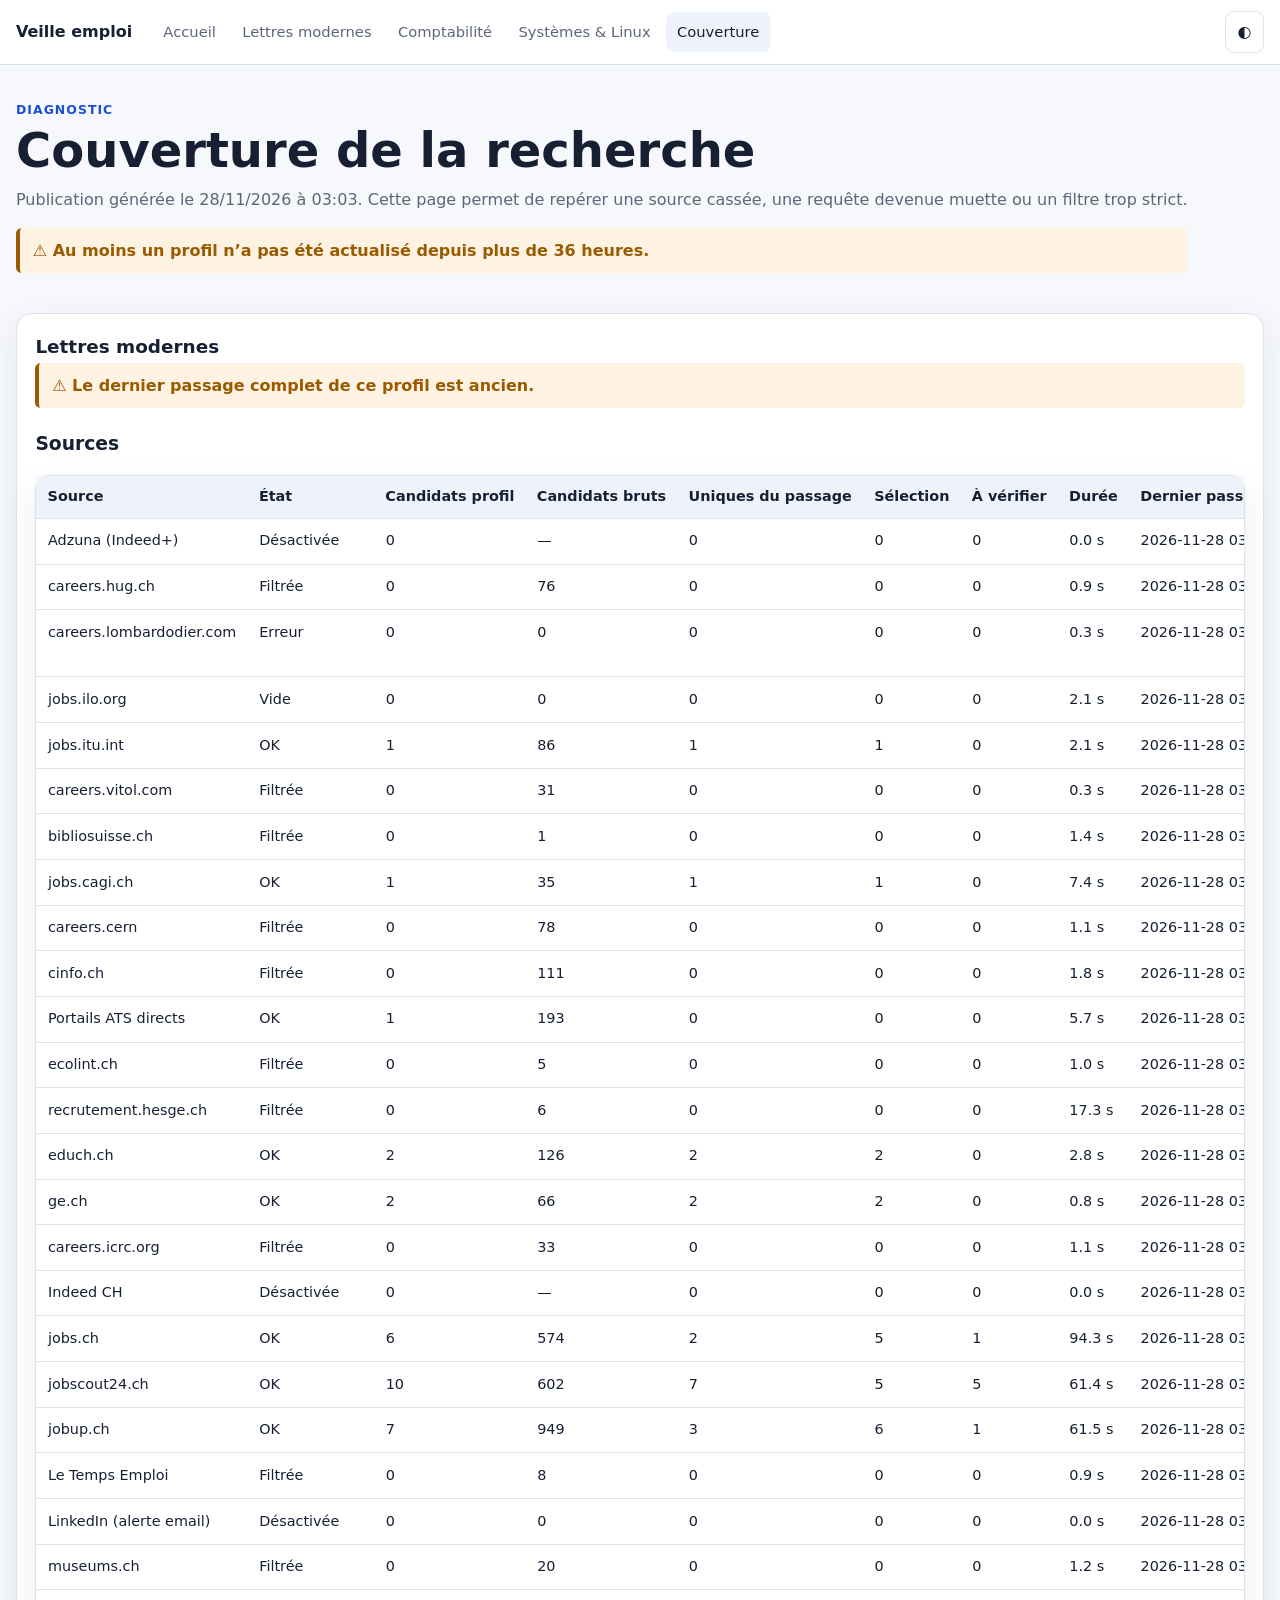
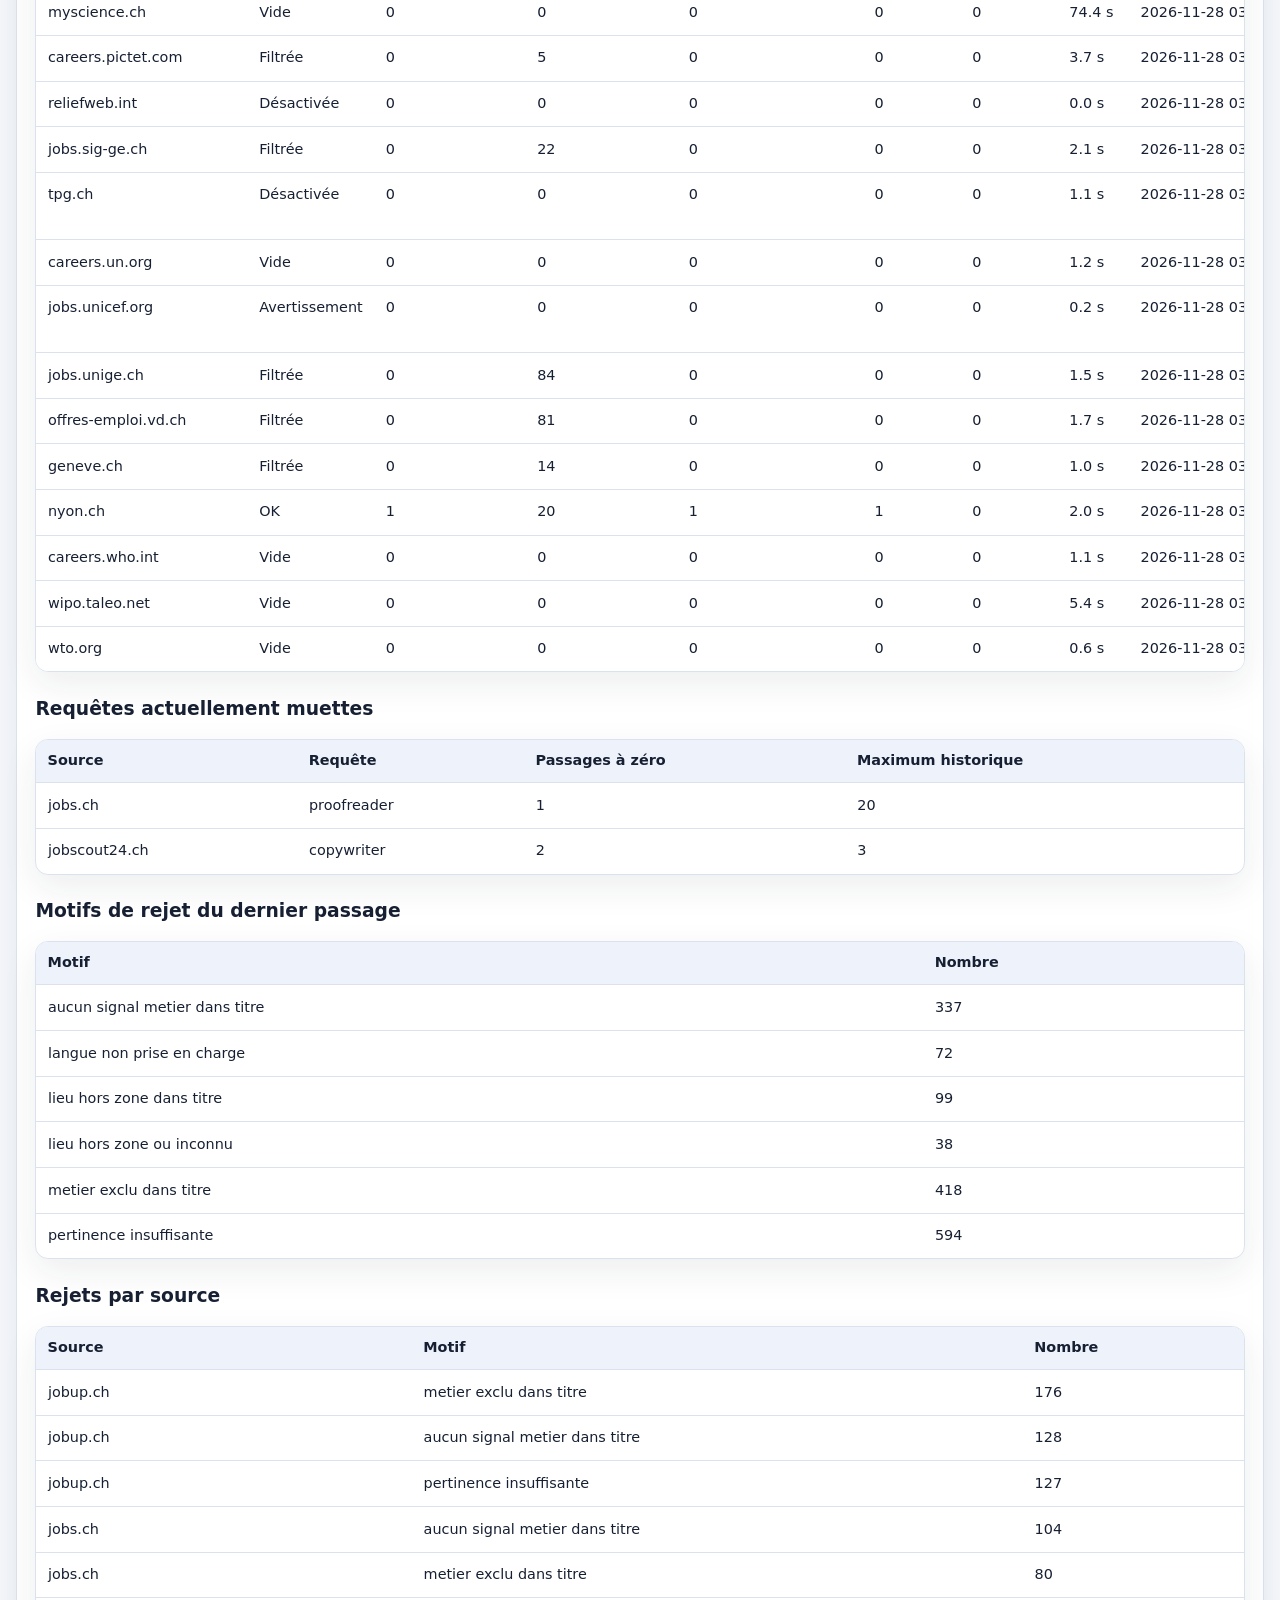
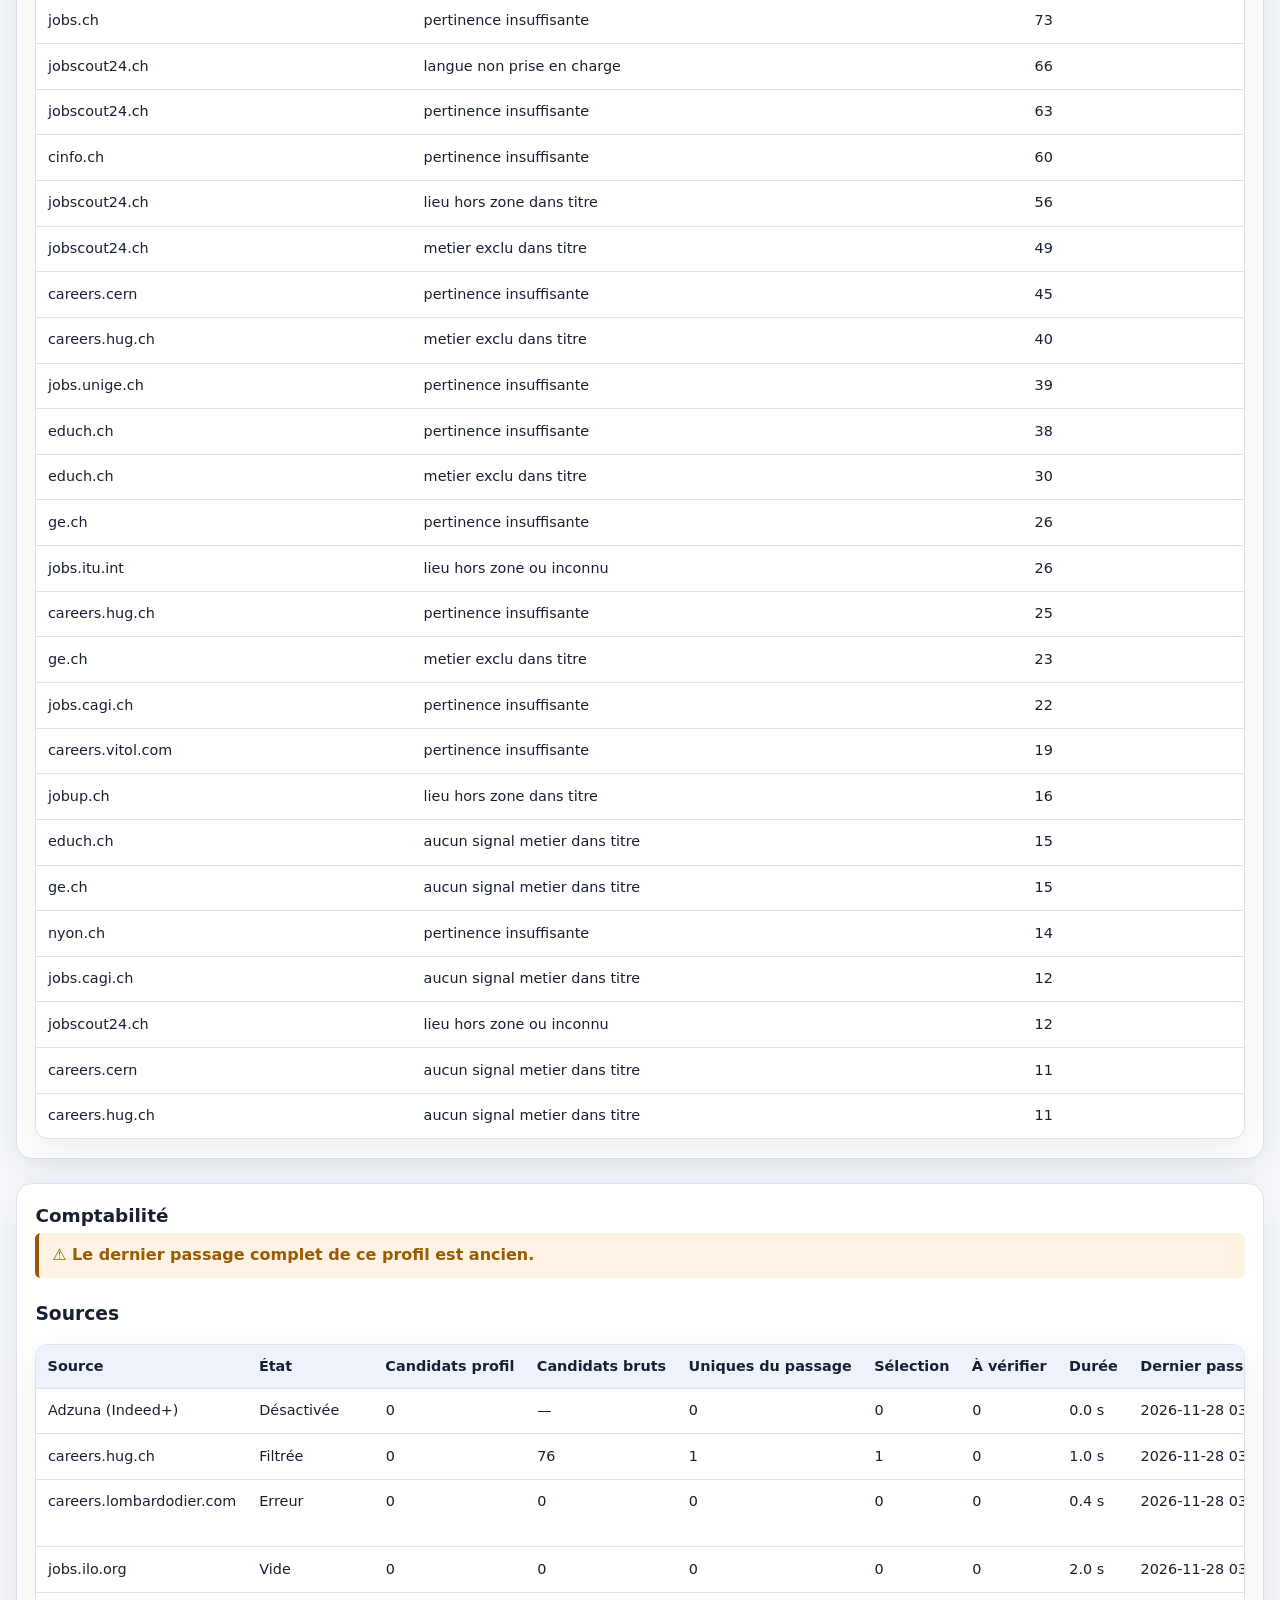
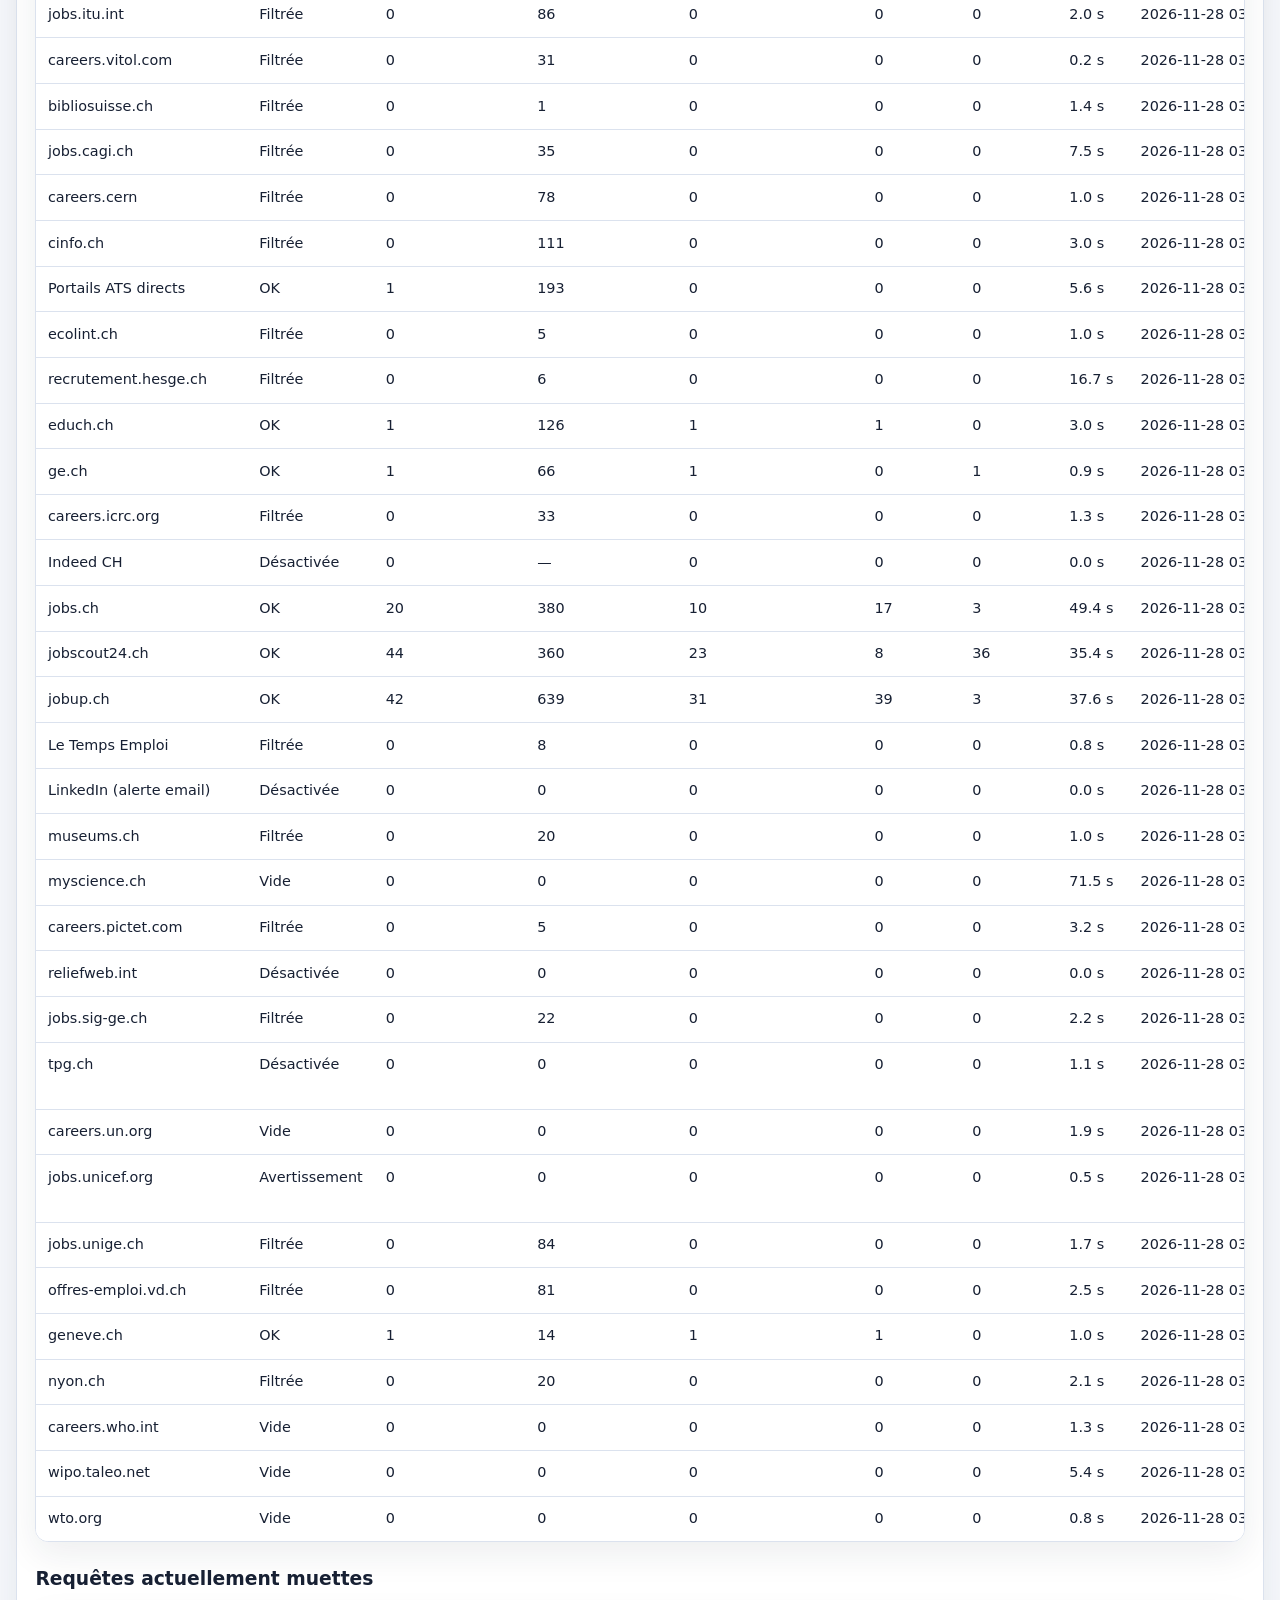
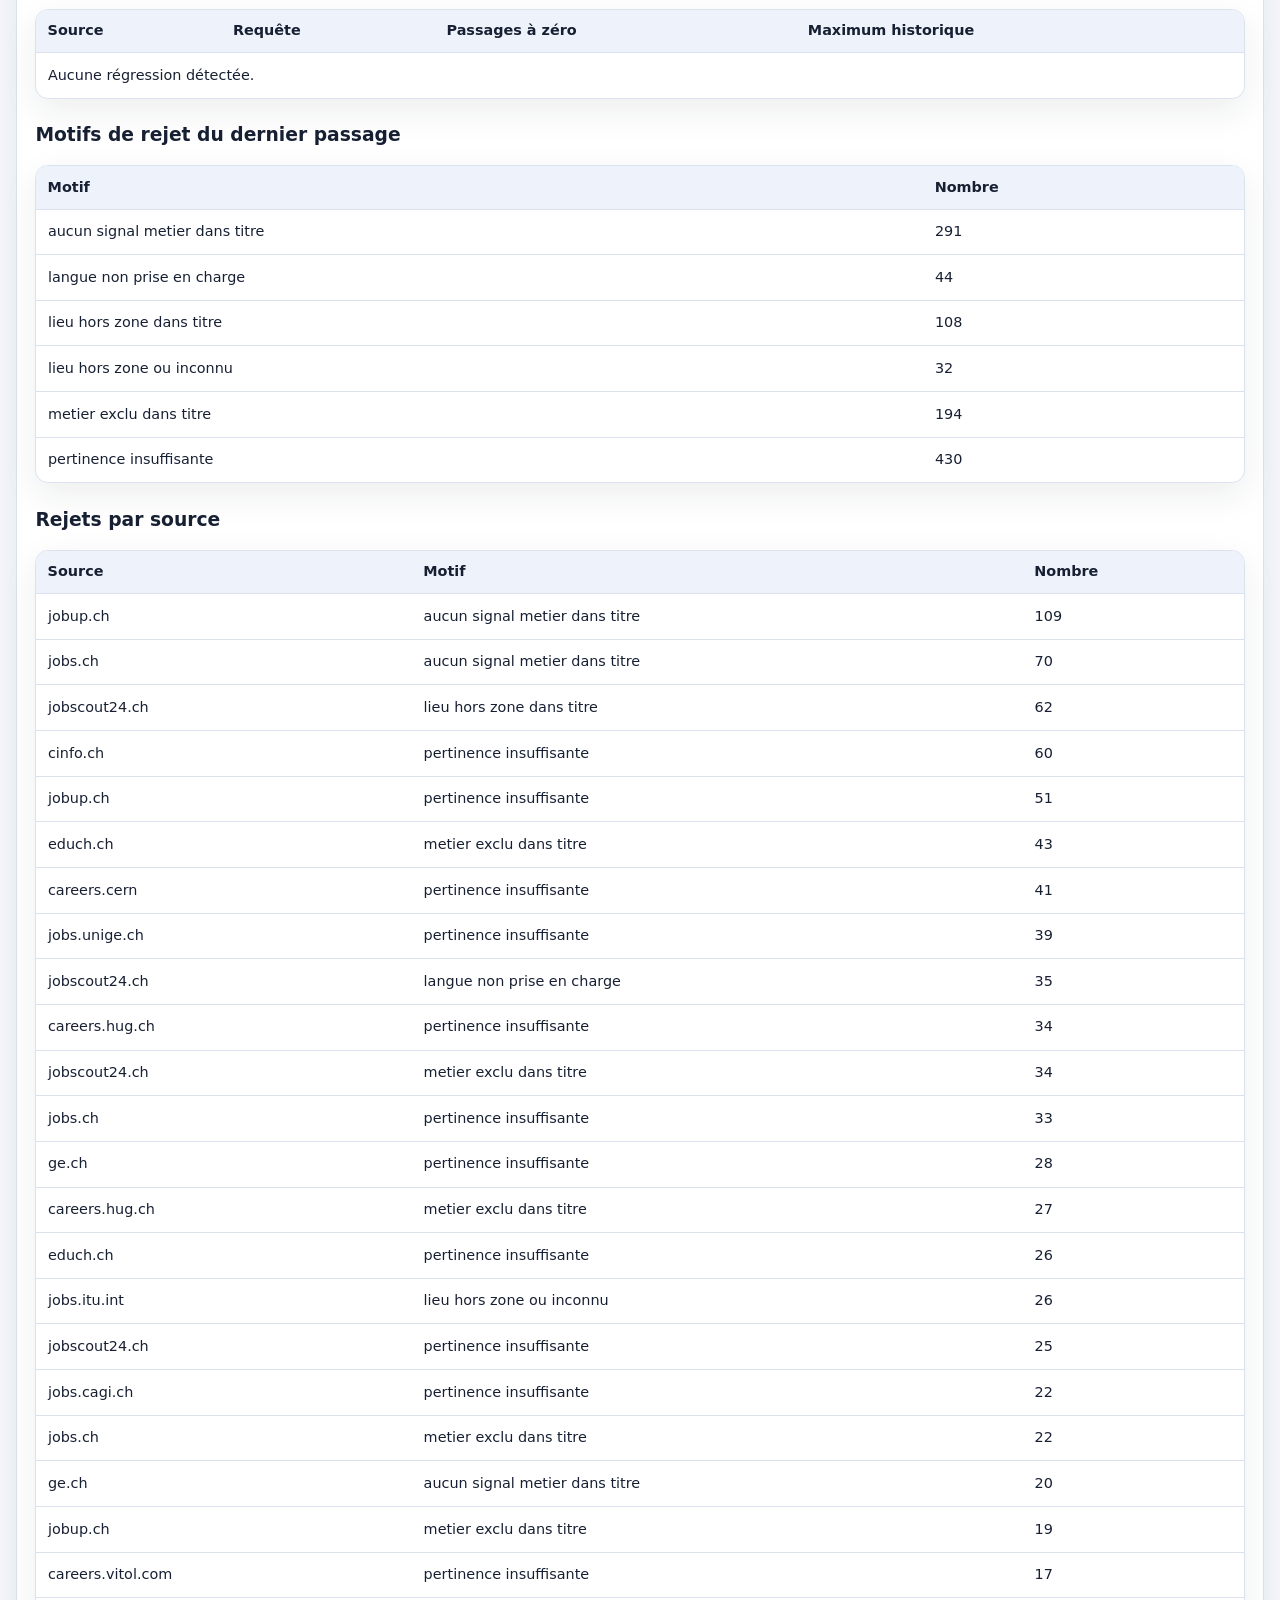
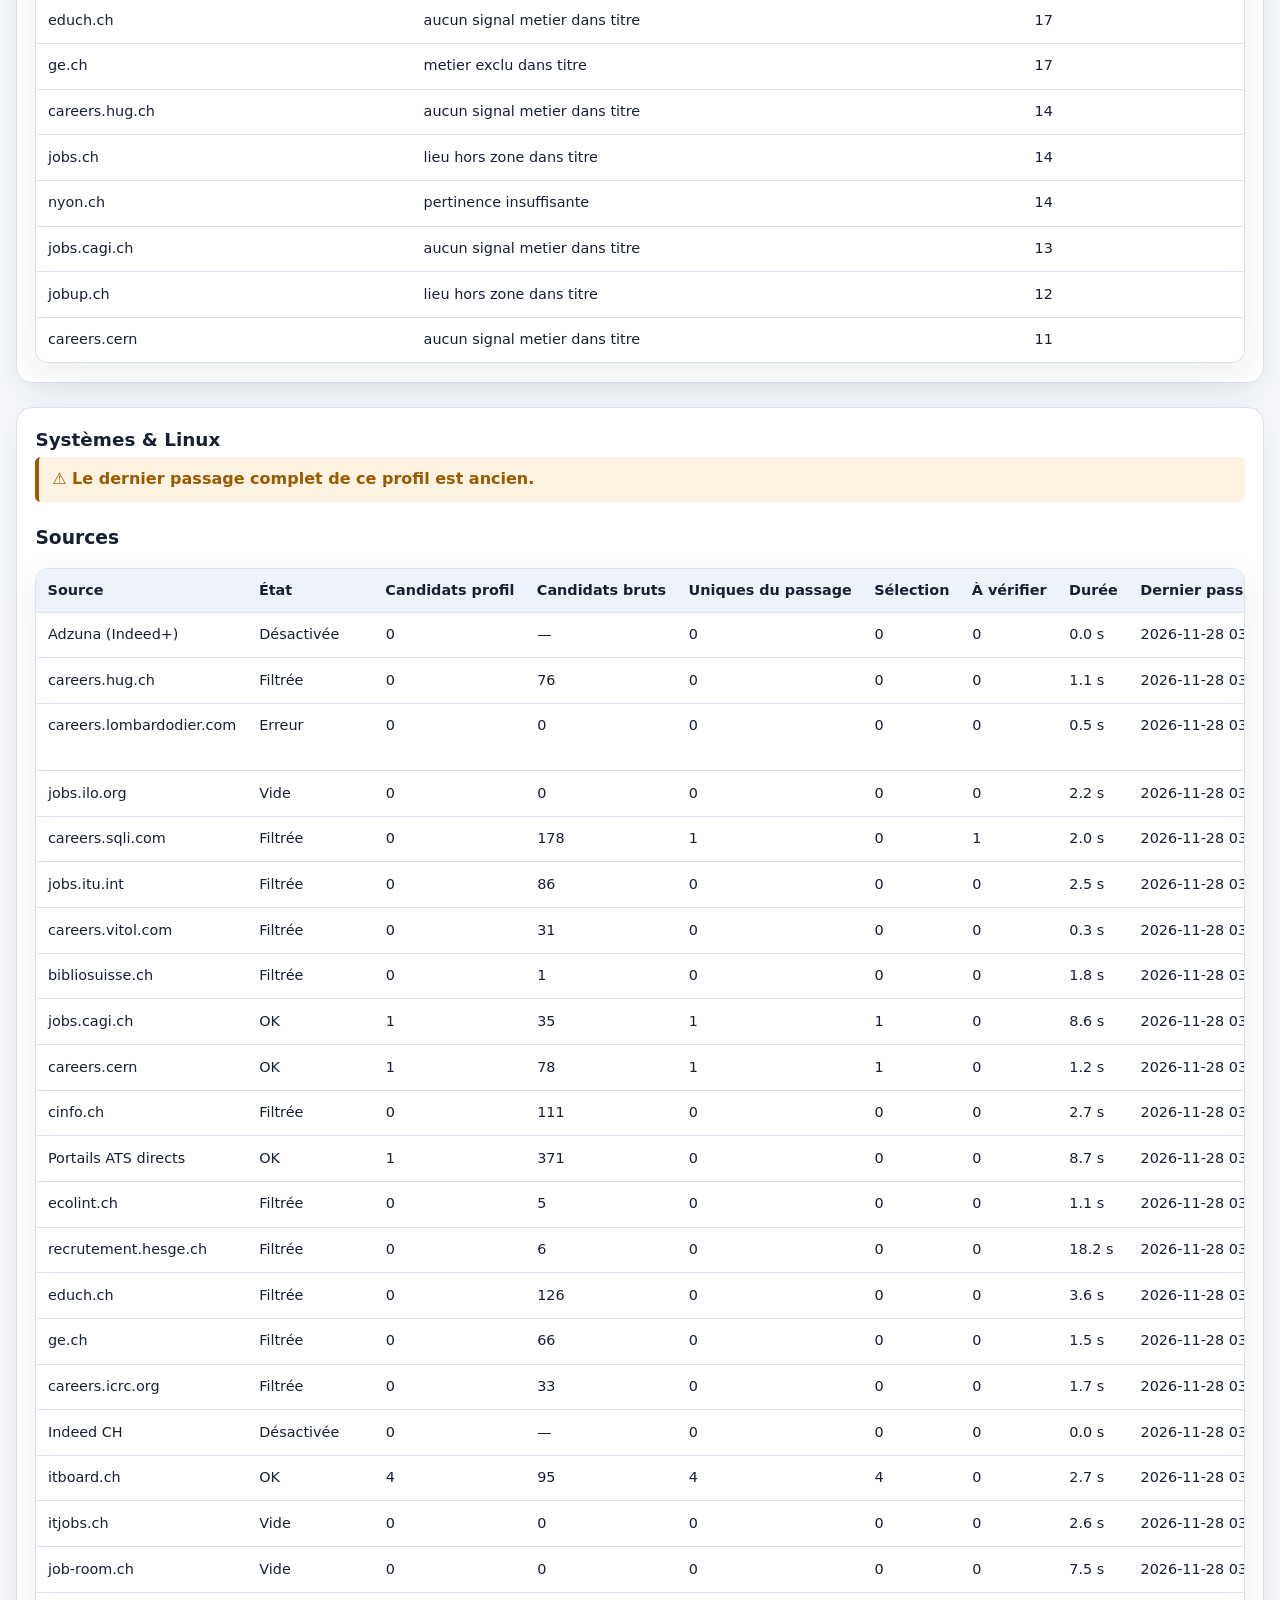
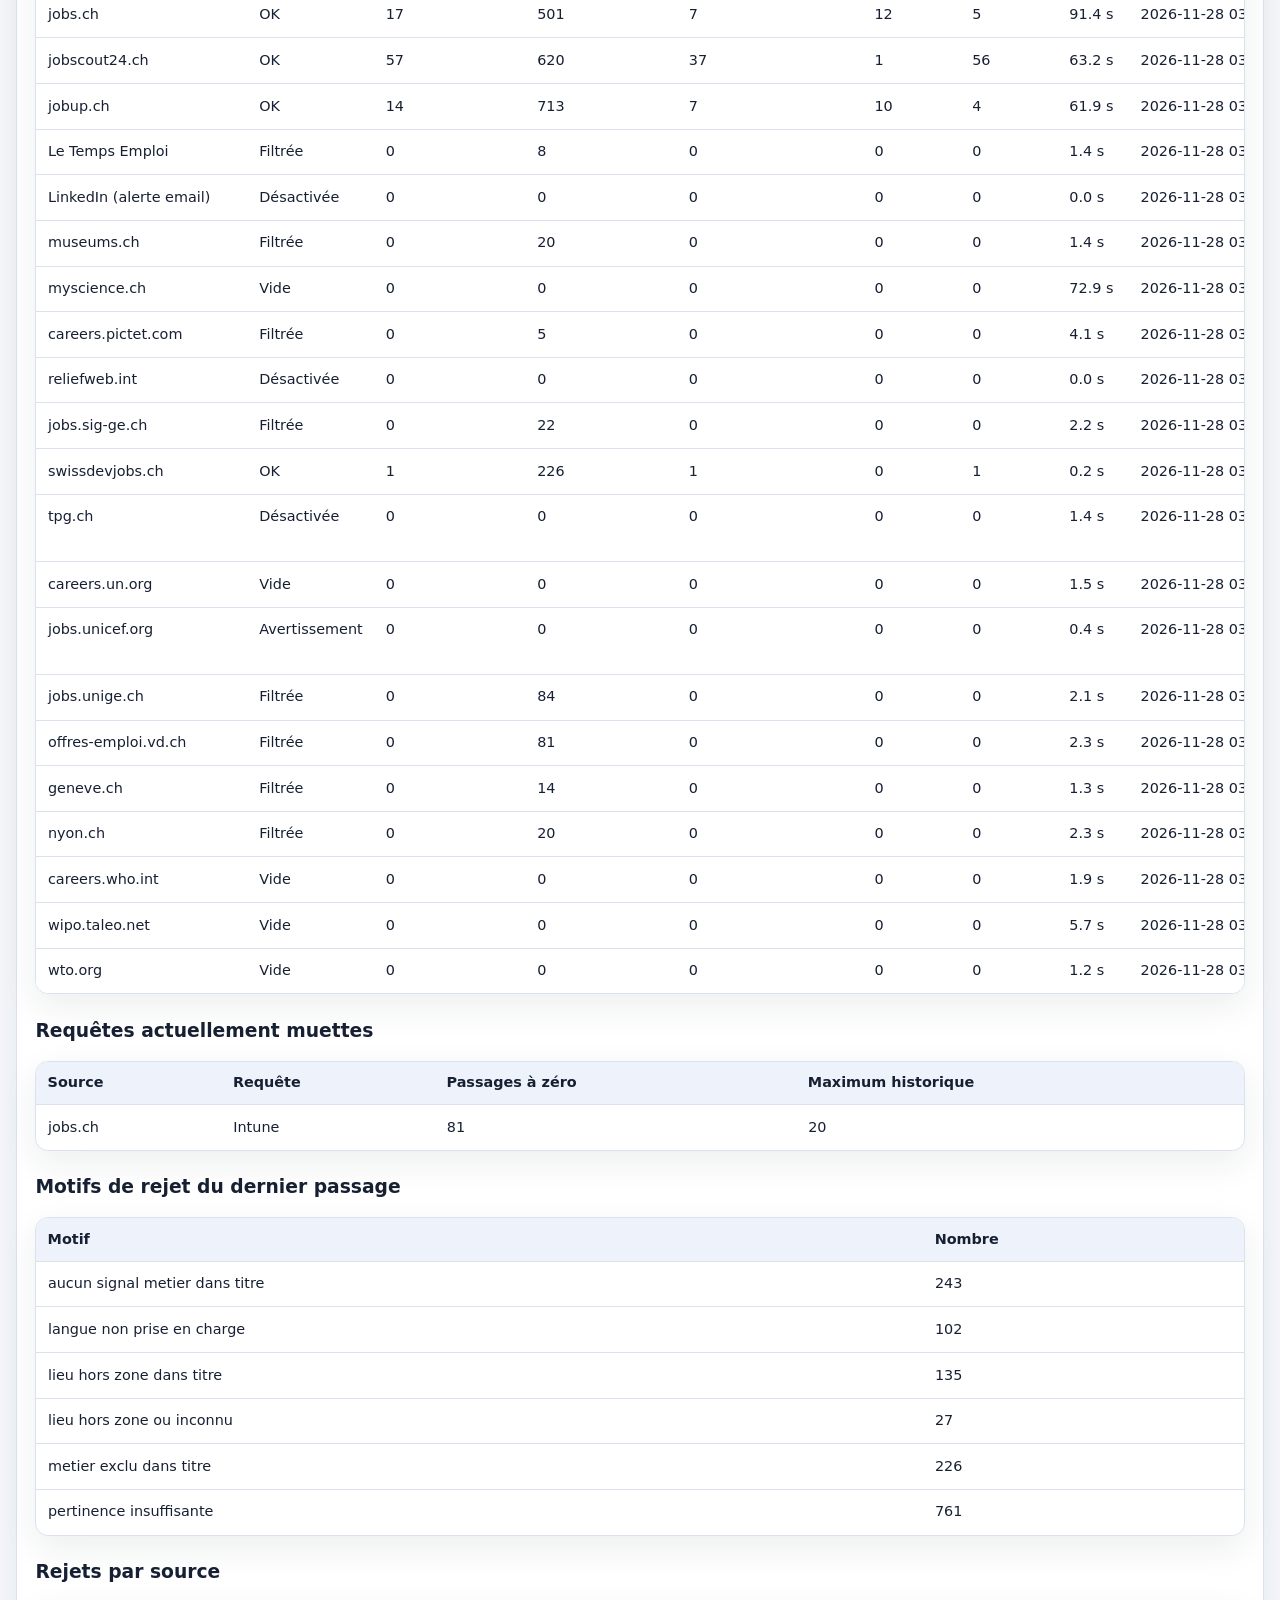
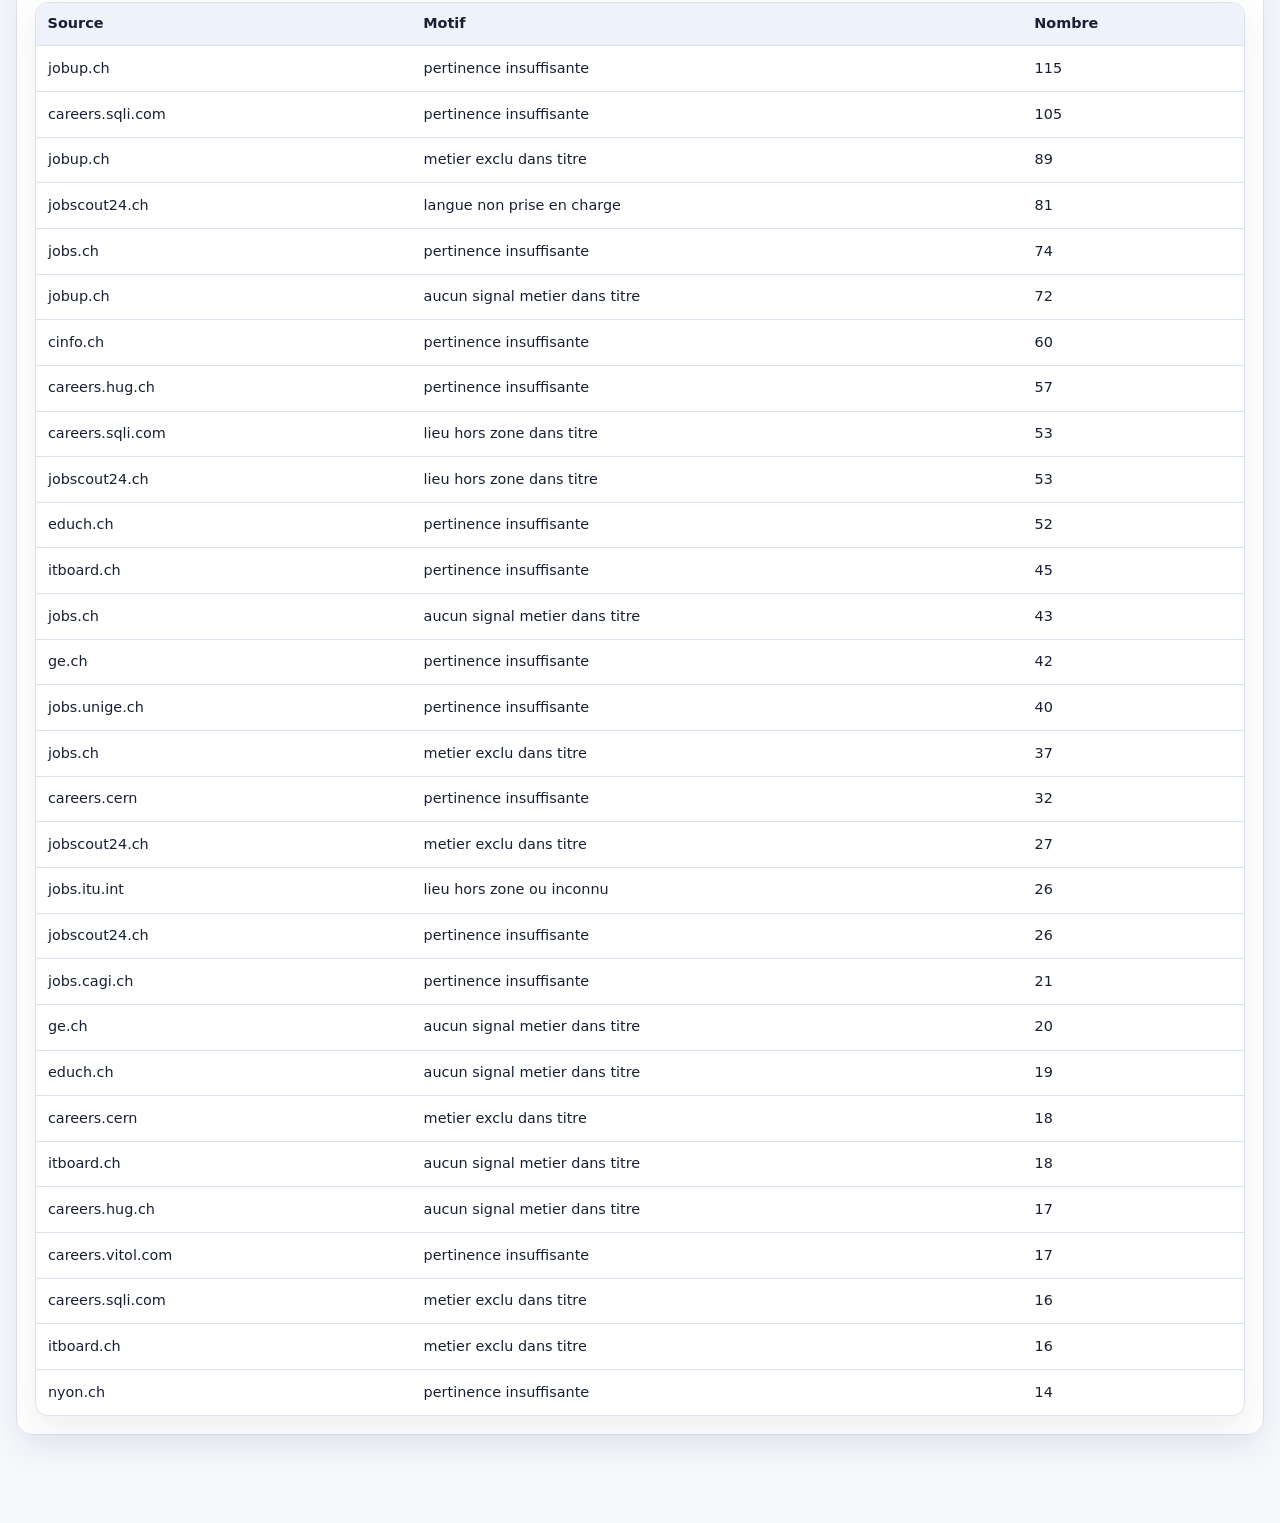
<file: docs/status.html>
<!DOCTYPE html><html lang="fr"><head><meta charset="UTF-8"><meta name="viewport" content="width=device-width, initial-scale=1">
<meta name="description" content="État de couverture des sources de la veille emploi."><link rel="stylesheet" href="assets/site.css"><link rel="icon" href="icon.svg" type="image/svg+xml"><title>Couverture de la recherche</title></head>
<body data-last-published="2026-11-28T03:01:22.856066+01:00"><header class="site-header"><div class="shell header-inner"><a class="brand" href="./">Veille emploi</a><nav class="main-nav" aria-label="Navigation principale"><a href="index.html">Accueil</a><a href="lettres/">Lettres modernes</a><a href="comptabilite/">Comptabilité</a><a href="systemes/">Systèmes &amp; Linux</a><a href="status.html" aria-current="page">Couverture</a></nav><div class="header-actions"><button id="theme-toggle" class="icon-button" type="button">◐</button></div></div></header>
<main class="shell"><section class="hero"><div><p class="eyebrow">Diagnostic</p><h1>Couverture de la recherche</h1><p class="updated">Publication générée le 28/11/2026 à 03:03. Cette page permet de repérer une source cassée, une requête devenue muette ou un filtre trop strict.</p><p id="publication-warning" class="freshness-warning" hidden>⚠️ Au moins un profil n’a pas été actualisé depuis plus de 36 heures.</p></div></section><section class="panel status-profile"><h2>Lettres modernes</h2><p class="freshness-warning" data-last-run="2026-11-28T03:01:30.087615+01:00" hidden>⚠️ Le dernier passage complet de ce profil est ancien.</p>
<h3>Sources</h3><div class="table-wrap"><table><thead><tr><th>Source</th><th>État</th><th>Candidats profil</th><th>Candidats bruts</th><th>Uniques du passage</th><th>Sélection</th><th>À vérifier</th><th>Durée</th><th>Dernier passage</th><th>Dernier passage sain</th><th>Diagnostic</th></tr></thead><tbody><tr><td>Adzuna (Indeed+)</td><td>Désactivée</td><td>0</td><td>—</td><td>0</td><td>0</td><td>0</td><td>0.0 s</td><td>2026-11-28 03:01</td><td>—</td><td>Adzuna : identifiants absents (ADZUNA_ID/ADZUNA_KEY) — source ignorée</td></tr><tr><td>careers.hug.ch</td><td>Filtrée</td><td>0</td><td>76</td><td>0</td><td>0</td><td>0</td><td>0.9 s</td><td>2026-11-28 03:01</td><td>2026-11-28 03:01</td><td>—</td></tr><tr><td>careers.lombardodier.com</td><td>Erreur</td><td>0</td><td>0</td><td>0</td><td>0</td><td>0</td><td>0.3 s</td><td>2026-11-28 03:01</td><td>2026-11-16 00:27</td><td>HTTPError: 429 Client Error: Too Many Requests for url: https://lombardodier.wd3.myworkdayjobs.com/wday/cxs/lombardodier/Lombard_Odier_Careers/jobs</td></tr><tr><td>jobs.ilo.org</td><td>Vide</td><td>0</td><td>0</td><td>0</td><td>0</td><td>0</td><td>2.1 s</td><td>2026-11-28 03:01</td><td>—</td><td>—</td></tr><tr><td>jobs.itu.int</td><td>OK</td><td>1</td><td>86</td><td>1</td><td>1</td><td>0</td><td>2.1 s</td><td>2026-11-28 03:01</td><td>2026-11-28 03:01</td><td>—</td></tr><tr><td>careers.vitol.com</td><td>Filtrée</td><td>0</td><td>31</td><td>0</td><td>0</td><td>0</td><td>0.3 s</td><td>2026-11-28 03:01</td><td>2026-11-28 03:01</td><td>—</td></tr><tr><td>bibliosuisse.ch</td><td>Filtrée</td><td>0</td><td>1</td><td>0</td><td>0</td><td>0</td><td>1.4 s</td><td>2026-11-28 03:01</td><td>2026-11-28 03:01</td><td>—</td></tr><tr><td>jobs.cagi.ch</td><td>OK</td><td>1</td><td>35</td><td>1</td><td>1</td><td>0</td><td>7.4 s</td><td>2026-11-28 03:01</td><td>2026-11-28 03:01</td><td>—</td></tr><tr><td>careers.cern</td><td>Filtrée</td><td>0</td><td>78</td><td>0</td><td>0</td><td>0</td><td>1.1 s</td><td>2026-11-28 03:01</td><td>2026-11-28 03:01</td><td>—</td></tr><tr><td>cinfo.ch</td><td>Filtrée</td><td>0</td><td>111</td><td>0</td><td>0</td><td>0</td><td>1.8 s</td><td>2026-11-28 03:01</td><td>2026-11-28 03:01</td><td>—</td></tr><tr><td>Portails ATS directs</td><td>OK</td><td>1</td><td>193</td><td>0</td><td>0</td><td>0</td><td>5.7 s</td><td>2026-11-28 03:01</td><td>2026-11-28 03:01</td><td>—</td></tr><tr><td>ecolint.ch</td><td>Filtrée</td><td>0</td><td>5</td><td>0</td><td>0</td><td>0</td><td>1.0 s</td><td>2026-11-28 03:01</td><td>2026-11-28 03:01</td><td>—</td></tr><tr><td>recrutement.hesge.ch</td><td>Filtrée</td><td>0</td><td>6</td><td>0</td><td>0</td><td>0</td><td>17.3 s</td><td>2026-11-28 03:01</td><td>2026-11-28 03:01</td><td>—</td></tr><tr><td>educh.ch</td><td>OK</td><td>2</td><td>126</td><td>2</td><td>2</td><td>0</td><td>2.8 s</td><td>2026-11-28 03:01</td><td>2026-11-28 03:01</td><td>—</td></tr><tr><td>ge.ch</td><td>OK</td><td>2</td><td>66</td><td>2</td><td>2</td><td>0</td><td>0.8 s</td><td>2026-11-28 03:01</td><td>2026-11-28 03:01</td><td>—</td></tr><tr><td>careers.icrc.org</td><td>Filtrée</td><td>0</td><td>33</td><td>0</td><td>0</td><td>0</td><td>1.1 s</td><td>2026-11-28 03:01</td><td>2026-11-28 03:01</td><td>—</td></tr><tr><td>Indeed CH</td><td>Désactivée</td><td>0</td><td>—</td><td>0</td><td>0</td><td>0</td><td>0.0 s</td><td>2026-11-28 03:01</td><td>—</td><td>Indeed : désactivé par configuration — source ignorée</td></tr><tr><td>jobs.ch</td><td>OK</td><td>6</td><td>574</td><td>2</td><td>5</td><td>1</td><td>94.3 s</td><td>2026-11-28 03:01</td><td>2026-11-28 03:01</td><td>—</td></tr><tr><td>jobscout24.ch</td><td>OK</td><td>10</td><td>602</td><td>7</td><td>5</td><td>5</td><td>61.4 s</td><td>2026-11-28 03:01</td><td>2026-11-28 03:01</td><td>—</td></tr><tr><td>jobup.ch</td><td>OK</td><td>7</td><td>949</td><td>3</td><td>6</td><td>1</td><td>61.5 s</td><td>2026-11-28 03:01</td><td>2026-11-28 03:01</td><td>—</td></tr><tr><td>Le Temps Emploi</td><td>Filtrée</td><td>0</td><td>8</td><td>0</td><td>0</td><td>0</td><td>0.9 s</td><td>2026-11-28 03:01</td><td>2026-11-28 03:01</td><td>—</td></tr><tr><td>LinkedIn (alerte email)</td><td>Désactivée</td><td>0</td><td>0</td><td>0</td><td>0</td><td>0</td><td>0.0 s</td><td>2026-11-28 03:01</td><td>—</td><td>Alertes LinkedIn par email : configuration absente — source ignorée</td></tr><tr><td>museums.ch</td><td>Filtrée</td><td>0</td><td>20</td><td>0</td><td>0</td><td>0</td><td>1.2 s</td><td>2026-11-28 03:01</td><td>2026-11-28 03:01</td><td>—</td></tr><tr><td>myscience.ch</td><td>Vide</td><td>0</td><td>0</td><td>0</td><td>0</td><td>0</td><td>74.4 s</td><td>2026-11-28 03:01</td><td>2026-09-22 23:20</td><td>—</td></tr><tr><td>careers.pictet.com</td><td>Filtrée</td><td>0</td><td>5</td><td>0</td><td>0</td><td>0</td><td>3.7 s</td><td>2026-11-28 03:01</td><td>2026-11-28 03:01</td><td>—</td></tr><tr><td>reliefweb.int</td><td>Désactivée</td><td>0</td><td>0</td><td>0</td><td>0</td><td>0</td><td>0.0 s</td><td>2026-11-28 03:01</td><td>—</td><td>ReliefWeb : RELIEFWEB_APPNAME pré-approuvé absent — source ignorée</td></tr><tr><td>jobs.sig-ge.ch</td><td>Filtrée</td><td>0</td><td>22</td><td>0</td><td>0</td><td>0</td><td>2.1 s</td><td>2026-11-28 03:01</td><td>2026-11-28 03:01</td><td>—</td></tr><tr><td>tpg.ch</td><td>Désactivée</td><td>0</td><td>0</td><td>0</td><td>0</td><td>0</td><td>1.1 s</td><td>2026-11-28 03:01</td><td>—</td><td>robots.txt interdit : https://career5.successfactors.eu/career?company=transpor01&amp;career_ns=job_listing_summary&amp;navBarLevel=JOB_SEARCH&amp;_s_crb=JeGC6t4T/XksixbRfI</td></tr><tr><td>careers.un.org</td><td>Vide</td><td>0</td><td>0</td><td>0</td><td>0</td><td>0</td><td>1.2 s</td><td>2026-11-28 03:01</td><td>2026-11-20 02:20</td><td>—</td></tr><tr><td>jobs.unicef.org</td><td>Avertissement</td><td>0</td><td>0</td><td>0</td><td>0</td><td>0</td><td>0.2 s</td><td>2026-11-28 03:01</td><td>2026-11-10 16:38</td><td>Erreur fetch https://jobs.unicef.org/en-us/Search/?location=switzerland (définitive, pas de retry): 404 Client Error: Not Found for url: https://jobs.unicef.org</td></tr><tr><td>jobs.unige.ch</td><td>Filtrée</td><td>0</td><td>84</td><td>0</td><td>0</td><td>0</td><td>1.5 s</td><td>2026-11-28 03:01</td><td>2026-11-28 03:01</td><td>—</td></tr><tr><td>offres-emploi.vd.ch</td><td>Filtrée</td><td>0</td><td>81</td><td>0</td><td>0</td><td>0</td><td>1.7 s</td><td>2026-11-28 03:01</td><td>2026-11-28 03:01</td><td>—</td></tr><tr><td>geneve.ch</td><td>Filtrée</td><td>0</td><td>14</td><td>0</td><td>0</td><td>0</td><td>1.0 s</td><td>2026-11-28 03:01</td><td>2026-11-28 03:01</td><td>—</td></tr><tr><td>nyon.ch</td><td>OK</td><td>1</td><td>20</td><td>1</td><td>1</td><td>0</td><td>2.0 s</td><td>2026-11-28 03:01</td><td>2026-11-28 03:01</td><td>—</td></tr><tr><td>careers.who.int</td><td>Vide</td><td>0</td><td>0</td><td>0</td><td>0</td><td>0</td><td>1.1 s</td><td>2026-11-28 03:01</td><td>—</td><td>—</td></tr><tr><td>wipo.taleo.net</td><td>Vide</td><td>0</td><td>0</td><td>0</td><td>0</td><td>0</td><td>5.4 s</td><td>2026-11-28 03:01</td><td>—</td><td>—</td></tr><tr><td>wto.org</td><td>Vide</td><td>0</td><td>0</td><td>0</td><td>0</td><td>0</td><td>0.6 s</td><td>2026-11-28 03:01</td><td>2026-11-15 15:48</td><td>—</td></tr></tbody></table></div>
<h3>Requêtes actuellement muettes</h3><div class="table-wrap"><table><thead><tr><th>Source</th><th>Requête</th><th>Passages à zéro</th><th>Maximum historique</th></tr></thead><tbody><tr><td>jobs.ch</td><td>proofreader</td><td>1</td><td>20</td></tr><tr><td>jobscout24.ch</td><td>copywriter</td><td>2</td><td>3</td></tr></tbody></table></div>
<h3>Motifs de rejet du dernier passage</h3><div class="table-wrap"><table><thead><tr><th>Motif</th><th>Nombre</th></tr></thead><tbody><tr><td>aucun signal metier dans titre</td><td>337</td></tr><tr><td>langue non prise en charge</td><td>72</td></tr><tr><td>lieu hors zone dans titre</td><td>99</td></tr><tr><td>lieu hors zone ou inconnu</td><td>38</td></tr><tr><td>metier exclu dans titre</td><td>418</td></tr><tr><td>pertinence insuffisante</td><td>594</td></tr></tbody></table></div>
<h3>Rejets par source</h3><div class="table-wrap"><table><thead><tr><th>Source</th><th>Motif</th><th>Nombre</th></tr></thead><tbody><tr><td>jobup.ch</td><td>metier exclu dans titre</td><td>176</td></tr><tr><td>jobup.ch</td><td>aucun signal metier dans titre</td><td>128</td></tr><tr><td>jobup.ch</td><td>pertinence insuffisante</td><td>127</td></tr><tr><td>jobs.ch</td><td>aucun signal metier dans titre</td><td>104</td></tr><tr><td>jobs.ch</td><td>metier exclu dans titre</td><td>80</td></tr><tr><td>jobs.ch</td><td>pertinence insuffisante</td><td>73</td></tr><tr><td>jobscout24.ch</td><td>langue non prise en charge</td><td>66</td></tr><tr><td>jobscout24.ch</td><td>pertinence insuffisante</td><td>63</td></tr><tr><td>cinfo.ch</td><td>pertinence insuffisante</td><td>60</td></tr><tr><td>jobscout24.ch</td><td>lieu hors zone dans titre</td><td>56</td></tr><tr><td>jobscout24.ch</td><td>metier exclu dans titre</td><td>49</td></tr><tr><td>careers.cern</td><td>pertinence insuffisante</td><td>45</td></tr><tr><td>careers.hug.ch</td><td>metier exclu dans titre</td><td>40</td></tr><tr><td>jobs.unige.ch</td><td>pertinence insuffisante</td><td>39</td></tr><tr><td>educh.ch</td><td>pertinence insuffisante</td><td>38</td></tr><tr><td>educh.ch</td><td>metier exclu dans titre</td><td>30</td></tr><tr><td>ge.ch</td><td>pertinence insuffisante</td><td>26</td></tr><tr><td>jobs.itu.int</td><td>lieu hors zone ou inconnu</td><td>26</td></tr><tr><td>careers.hug.ch</td><td>pertinence insuffisante</td><td>25</td></tr><tr><td>ge.ch</td><td>metier exclu dans titre</td><td>23</td></tr><tr><td>jobs.cagi.ch</td><td>pertinence insuffisante</td><td>22</td></tr><tr><td>careers.vitol.com</td><td>pertinence insuffisante</td><td>19</td></tr><tr><td>jobup.ch</td><td>lieu hors zone dans titre</td><td>16</td></tr><tr><td>educh.ch</td><td>aucun signal metier dans titre</td><td>15</td></tr><tr><td>ge.ch</td><td>aucun signal metier dans titre</td><td>15</td></tr><tr><td>nyon.ch</td><td>pertinence insuffisante</td><td>14</td></tr><tr><td>jobs.cagi.ch</td><td>aucun signal metier dans titre</td><td>12</td></tr><tr><td>jobscout24.ch</td><td>lieu hors zone ou inconnu</td><td>12</td></tr><tr><td>careers.cern</td><td>aucun signal metier dans titre</td><td>11</td></tr><tr><td>careers.hug.ch</td><td>aucun signal metier dans titre</td><td>11</td></tr></tbody></table></div></section><section class="panel status-profile"><h2>Comptabilité</h2><p class="freshness-warning" data-last-run="2026-11-28T03:01:22.856066+01:00" hidden>⚠️ Le dernier passage complet de ce profil est ancien.</p>
<h3>Sources</h3><div class="table-wrap"><table><thead><tr><th>Source</th><th>État</th><th>Candidats profil</th><th>Candidats bruts</th><th>Uniques du passage</th><th>Sélection</th><th>À vérifier</th><th>Durée</th><th>Dernier passage</th><th>Dernier passage sain</th><th>Diagnostic</th></tr></thead><tbody><tr><td>Adzuna (Indeed+)</td><td>Désactivée</td><td>0</td><td>—</td><td>0</td><td>0</td><td>0</td><td>0.0 s</td><td>2026-11-28 03:01</td><td>—</td><td>Adzuna : identifiants absents (ADZUNA_ID/ADZUNA_KEY) — source ignorée</td></tr><tr><td>careers.hug.ch</td><td>Filtrée</td><td>0</td><td>76</td><td>1</td><td>1</td><td>0</td><td>1.0 s</td><td>2026-11-28 03:01</td><td>2026-11-28 03:01</td><td>—</td></tr><tr><td>careers.lombardodier.com</td><td>Erreur</td><td>0</td><td>0</td><td>0</td><td>0</td><td>0</td><td>0.4 s</td><td>2026-11-28 03:01</td><td>2026-11-16 00:27</td><td>HTTPError: 429 Client Error: Too Many Requests for url: https://lombardodier.wd3.myworkdayjobs.com/wday/cxs/lombardodier/Lombard_Odier_Careers/jobs</td></tr><tr><td>jobs.ilo.org</td><td>Vide</td><td>0</td><td>0</td><td>0</td><td>0</td><td>0</td><td>2.0 s</td><td>2026-11-28 03:01</td><td>—</td><td>—</td></tr><tr><td>jobs.itu.int</td><td>Filtrée</td><td>0</td><td>86</td><td>0</td><td>0</td><td>0</td><td>2.0 s</td><td>2026-11-28 03:01</td><td>2026-11-28 03:01</td><td>—</td></tr><tr><td>careers.vitol.com</td><td>Filtrée</td><td>0</td><td>31</td><td>0</td><td>0</td><td>0</td><td>0.2 s</td><td>2026-11-28 03:01</td><td>2026-11-28 03:01</td><td>—</td></tr><tr><td>bibliosuisse.ch</td><td>Filtrée</td><td>0</td><td>1</td><td>0</td><td>0</td><td>0</td><td>1.4 s</td><td>2026-11-28 03:01</td><td>2026-11-28 03:01</td><td>—</td></tr><tr><td>jobs.cagi.ch</td><td>Filtrée</td><td>0</td><td>35</td><td>0</td><td>0</td><td>0</td><td>7.5 s</td><td>2026-11-28 03:01</td><td>2026-11-28 03:01</td><td>—</td></tr><tr><td>careers.cern</td><td>Filtrée</td><td>0</td><td>78</td><td>0</td><td>0</td><td>0</td><td>1.0 s</td><td>2026-11-28 03:01</td><td>2026-11-28 03:01</td><td>—</td></tr><tr><td>cinfo.ch</td><td>Filtrée</td><td>0</td><td>111</td><td>0</td><td>0</td><td>0</td><td>3.0 s</td><td>2026-11-28 03:01</td><td>2026-11-28 03:01</td><td>—</td></tr><tr><td>Portails ATS directs</td><td>OK</td><td>1</td><td>193</td><td>0</td><td>0</td><td>0</td><td>5.6 s</td><td>2026-11-28 03:01</td><td>2026-11-28 03:01</td><td>—</td></tr><tr><td>ecolint.ch</td><td>Filtrée</td><td>0</td><td>5</td><td>0</td><td>0</td><td>0</td><td>1.0 s</td><td>2026-11-28 03:01</td><td>2026-11-28 03:01</td><td>—</td></tr><tr><td>recrutement.hesge.ch</td><td>Filtrée</td><td>0</td><td>6</td><td>0</td><td>0</td><td>0</td><td>16.7 s</td><td>2026-11-28 03:01</td><td>2026-11-28 03:01</td><td>—</td></tr><tr><td>educh.ch</td><td>OK</td><td>1</td><td>126</td><td>1</td><td>1</td><td>0</td><td>3.0 s</td><td>2026-11-28 03:01</td><td>2026-11-28 03:01</td><td>—</td></tr><tr><td>ge.ch</td><td>OK</td><td>1</td><td>66</td><td>1</td><td>0</td><td>1</td><td>0.9 s</td><td>2026-11-28 03:01</td><td>2026-11-28 03:01</td><td>—</td></tr><tr><td>careers.icrc.org</td><td>Filtrée</td><td>0</td><td>33</td><td>0</td><td>0</td><td>0</td><td>1.3 s</td><td>2026-11-28 03:01</td><td>2026-11-28 03:01</td><td>—</td></tr><tr><td>Indeed CH</td><td>Désactivée</td><td>0</td><td>—</td><td>0</td><td>0</td><td>0</td><td>0.0 s</td><td>2026-11-28 03:01</td><td>—</td><td>Indeed : désactivé par configuration — source ignorée</td></tr><tr><td>jobs.ch</td><td>OK</td><td>20</td><td>380</td><td>10</td><td>17</td><td>3</td><td>49.4 s</td><td>2026-11-28 03:01</td><td>2026-11-28 03:01</td><td>—</td></tr><tr><td>jobscout24.ch</td><td>OK</td><td>44</td><td>360</td><td>23</td><td>8</td><td>36</td><td>35.4 s</td><td>2026-11-28 03:01</td><td>2026-11-28 03:01</td><td>—</td></tr><tr><td>jobup.ch</td><td>OK</td><td>42</td><td>639</td><td>31</td><td>39</td><td>3</td><td>37.6 s</td><td>2026-11-28 03:01</td><td>2026-11-28 03:01</td><td>—</td></tr><tr><td>Le Temps Emploi</td><td>Filtrée</td><td>0</td><td>8</td><td>0</td><td>0</td><td>0</td><td>0.8 s</td><td>2026-11-28 03:01</td><td>2026-11-28 03:01</td><td>—</td></tr><tr><td>LinkedIn (alerte email)</td><td>Désactivée</td><td>0</td><td>0</td><td>0</td><td>0</td><td>0</td><td>0.0 s</td><td>2026-11-28 03:01</td><td>—</td><td>Alertes LinkedIn par email : configuration absente — source ignorée</td></tr><tr><td>museums.ch</td><td>Filtrée</td><td>0</td><td>20</td><td>0</td><td>0</td><td>0</td><td>1.0 s</td><td>2026-11-28 03:01</td><td>2026-11-28 03:01</td><td>—</td></tr><tr><td>myscience.ch</td><td>Vide</td><td>0</td><td>0</td><td>0</td><td>0</td><td>0</td><td>71.5 s</td><td>2026-11-28 03:01</td><td>2026-11-07 23:47</td><td>—</td></tr><tr><td>careers.pictet.com</td><td>Filtrée</td><td>0</td><td>5</td><td>0</td><td>0</td><td>0</td><td>3.2 s</td><td>2026-11-28 03:01</td><td>2026-11-28 03:01</td><td>—</td></tr><tr><td>reliefweb.int</td><td>Désactivée</td><td>0</td><td>0</td><td>0</td><td>0</td><td>0</td><td>0.0 s</td><td>2026-11-28 03:01</td><td>—</td><td>ReliefWeb : RELIEFWEB_APPNAME pré-approuvé absent — source ignorée</td></tr><tr><td>jobs.sig-ge.ch</td><td>Filtrée</td><td>0</td><td>22</td><td>0</td><td>0</td><td>0</td><td>2.2 s</td><td>2026-11-28 03:01</td><td>2026-11-28 03:01</td><td>—</td></tr><tr><td>tpg.ch</td><td>Désactivée</td><td>0</td><td>0</td><td>0</td><td>0</td><td>0</td><td>1.1 s</td><td>2026-11-28 03:01</td><td>—</td><td>robots.txt interdit : https://career5.successfactors.eu/career?company=transpor01&amp;career_ns=job_listing_summary&amp;navBarLevel=JOB_SEARCH&amp;_s_crb=JeGC6t4T/XksixbRfI</td></tr><tr><td>careers.un.org</td><td>Vide</td><td>0</td><td>0</td><td>0</td><td>0</td><td>0</td><td>1.9 s</td><td>2026-11-28 03:01</td><td>—</td><td>—</td></tr><tr><td>jobs.unicef.org</td><td>Avertissement</td><td>0</td><td>0</td><td>0</td><td>0</td><td>0</td><td>0.5 s</td><td>2026-11-28 03:01</td><td>2026-11-10 16:37</td><td>Erreur fetch https://jobs.unicef.org/en-us/Search/?location=switzerland (définitive, pas de retry): 404 Client Error: Not Found for url: https://jobs.unicef.org</td></tr><tr><td>jobs.unige.ch</td><td>Filtrée</td><td>0</td><td>84</td><td>0</td><td>0</td><td>0</td><td>1.7 s</td><td>2026-11-28 03:01</td><td>2026-11-28 03:01</td><td>—</td></tr><tr><td>offres-emploi.vd.ch</td><td>Filtrée</td><td>0</td><td>81</td><td>0</td><td>0</td><td>0</td><td>2.5 s</td><td>2026-11-28 03:01</td><td>2026-11-28 03:01</td><td>—</td></tr><tr><td>geneve.ch</td><td>OK</td><td>1</td><td>14</td><td>1</td><td>1</td><td>0</td><td>1.0 s</td><td>2026-11-28 03:01</td><td>2026-11-28 03:01</td><td>—</td></tr><tr><td>nyon.ch</td><td>Filtrée</td><td>0</td><td>20</td><td>0</td><td>0</td><td>0</td><td>2.1 s</td><td>2026-11-28 03:01</td><td>2026-11-28 03:01</td><td>—</td></tr><tr><td>careers.who.int</td><td>Vide</td><td>0</td><td>0</td><td>0</td><td>0</td><td>0</td><td>1.3 s</td><td>2026-11-28 03:01</td><td>—</td><td>—</td></tr><tr><td>wipo.taleo.net</td><td>Vide</td><td>0</td><td>0</td><td>0</td><td>0</td><td>0</td><td>5.4 s</td><td>2026-11-28 03:01</td><td>—</td><td>—</td></tr><tr><td>wto.org</td><td>Vide</td><td>0</td><td>0</td><td>0</td><td>0</td><td>0</td><td>0.8 s</td><td>2026-11-28 03:01</td><td>2026-11-17 17:56</td><td>—</td></tr></tbody></table></div>
<h3>Requêtes actuellement muettes</h3><div class="table-wrap"><table><thead><tr><th>Source</th><th>Requête</th><th>Passages à zéro</th><th>Maximum historique</th></tr></thead><tbody><tr><td colspan="4">Aucune régression détectée.</td></tr></tbody></table></div>
<h3>Motifs de rejet du dernier passage</h3><div class="table-wrap"><table><thead><tr><th>Motif</th><th>Nombre</th></tr></thead><tbody><tr><td>aucun signal metier dans titre</td><td>291</td></tr><tr><td>langue non prise en charge</td><td>44</td></tr><tr><td>lieu hors zone dans titre</td><td>108</td></tr><tr><td>lieu hors zone ou inconnu</td><td>32</td></tr><tr><td>metier exclu dans titre</td><td>194</td></tr><tr><td>pertinence insuffisante</td><td>430</td></tr></tbody></table></div>
<h3>Rejets par source</h3><div class="table-wrap"><table><thead><tr><th>Source</th><th>Motif</th><th>Nombre</th></tr></thead><tbody><tr><td>jobup.ch</td><td>aucun signal metier dans titre</td><td>109</td></tr><tr><td>jobs.ch</td><td>aucun signal metier dans titre</td><td>70</td></tr><tr><td>jobscout24.ch</td><td>lieu hors zone dans titre</td><td>62</td></tr><tr><td>cinfo.ch</td><td>pertinence insuffisante</td><td>60</td></tr><tr><td>jobup.ch</td><td>pertinence insuffisante</td><td>51</td></tr><tr><td>educh.ch</td><td>metier exclu dans titre</td><td>43</td></tr><tr><td>careers.cern</td><td>pertinence insuffisante</td><td>41</td></tr><tr><td>jobs.unige.ch</td><td>pertinence insuffisante</td><td>39</td></tr><tr><td>jobscout24.ch</td><td>langue non prise en charge</td><td>35</td></tr><tr><td>careers.hug.ch</td><td>pertinence insuffisante</td><td>34</td></tr><tr><td>jobscout24.ch</td><td>metier exclu dans titre</td><td>34</td></tr><tr><td>jobs.ch</td><td>pertinence insuffisante</td><td>33</td></tr><tr><td>ge.ch</td><td>pertinence insuffisante</td><td>28</td></tr><tr><td>careers.hug.ch</td><td>metier exclu dans titre</td><td>27</td></tr><tr><td>educh.ch</td><td>pertinence insuffisante</td><td>26</td></tr><tr><td>jobs.itu.int</td><td>lieu hors zone ou inconnu</td><td>26</td></tr><tr><td>jobscout24.ch</td><td>pertinence insuffisante</td><td>25</td></tr><tr><td>jobs.cagi.ch</td><td>pertinence insuffisante</td><td>22</td></tr><tr><td>jobs.ch</td><td>metier exclu dans titre</td><td>22</td></tr><tr><td>ge.ch</td><td>aucun signal metier dans titre</td><td>20</td></tr><tr><td>jobup.ch</td><td>metier exclu dans titre</td><td>19</td></tr><tr><td>careers.vitol.com</td><td>pertinence insuffisante</td><td>17</td></tr><tr><td>educh.ch</td><td>aucun signal metier dans titre</td><td>17</td></tr><tr><td>ge.ch</td><td>metier exclu dans titre</td><td>17</td></tr><tr><td>careers.hug.ch</td><td>aucun signal metier dans titre</td><td>14</td></tr><tr><td>jobs.ch</td><td>lieu hors zone dans titre</td><td>14</td></tr><tr><td>nyon.ch</td><td>pertinence insuffisante</td><td>14</td></tr><tr><td>jobs.cagi.ch</td><td>aucun signal metier dans titre</td><td>13</td></tr><tr><td>jobup.ch</td><td>lieu hors zone dans titre</td><td>12</td></tr><tr><td>careers.cern</td><td>aucun signal metier dans titre</td><td>11</td></tr></tbody></table></div></section><section class="panel status-profile"><h2>Systèmes &amp; Linux</h2><p class="freshness-warning" data-last-run="2026-11-28T03:02:14.850589+01:00" hidden>⚠️ Le dernier passage complet de ce profil est ancien.</p>
<h3>Sources</h3><div class="table-wrap"><table><thead><tr><th>Source</th><th>État</th><th>Candidats profil</th><th>Candidats bruts</th><th>Uniques du passage</th><th>Sélection</th><th>À vérifier</th><th>Durée</th><th>Dernier passage</th><th>Dernier passage sain</th><th>Diagnostic</th></tr></thead><tbody><tr><td>Adzuna (Indeed+)</td><td>Désactivée</td><td>0</td><td>—</td><td>0</td><td>0</td><td>0</td><td>0.0 s</td><td>2026-11-28 03:02</td><td>—</td><td>Adzuna : identifiants absents (ADZUNA_ID/ADZUNA_KEY) — source ignorée</td></tr><tr><td>careers.hug.ch</td><td>Filtrée</td><td>0</td><td>76</td><td>0</td><td>0</td><td>0</td><td>1.1 s</td><td>2026-11-28 03:02</td><td>2026-11-28 03:02</td><td>—</td></tr><tr><td>careers.lombardodier.com</td><td>Erreur</td><td>0</td><td>0</td><td>0</td><td>0</td><td>0</td><td>0.5 s</td><td>2026-11-28 03:02</td><td>2026-11-23 20:19</td><td>HTTPError: 429 Client Error: Too Many Requests for url: https://lombardodier.wd3.myworkdayjobs.com/wday/cxs/lombardodier/Lombard_Odier_Careers/jobs</td></tr><tr><td>jobs.ilo.org</td><td>Vide</td><td>0</td><td>0</td><td>0</td><td>0</td><td>0</td><td>2.2 s</td><td>2026-11-28 03:02</td><td>—</td><td>—</td></tr><tr><td>careers.sqli.com</td><td>Filtrée</td><td>0</td><td>178</td><td>1</td><td>0</td><td>1</td><td>2.0 s</td><td>2026-11-28 03:02</td><td>2026-11-28 03:02</td><td>—</td></tr><tr><td>jobs.itu.int</td><td>Filtrée</td><td>0</td><td>86</td><td>0</td><td>0</td><td>0</td><td>2.5 s</td><td>2026-11-28 03:02</td><td>2026-11-28 03:02</td><td>—</td></tr><tr><td>careers.vitol.com</td><td>Filtrée</td><td>0</td><td>31</td><td>0</td><td>0</td><td>0</td><td>0.3 s</td><td>2026-11-28 03:02</td><td>2026-11-28 03:02</td><td>—</td></tr><tr><td>bibliosuisse.ch</td><td>Filtrée</td><td>0</td><td>1</td><td>0</td><td>0</td><td>0</td><td>1.8 s</td><td>2026-11-28 03:02</td><td>2026-11-28 03:02</td><td>—</td></tr><tr><td>jobs.cagi.ch</td><td>OK</td><td>1</td><td>35</td><td>1</td><td>1</td><td>0</td><td>8.6 s</td><td>2026-11-28 03:02</td><td>2026-11-28 03:02</td><td>—</td></tr><tr><td>careers.cern</td><td>OK</td><td>1</td><td>78</td><td>1</td><td>1</td><td>0</td><td>1.2 s</td><td>2026-11-28 03:02</td><td>2026-11-28 03:02</td><td>—</td></tr><tr><td>cinfo.ch</td><td>Filtrée</td><td>0</td><td>111</td><td>0</td><td>0</td><td>0</td><td>2.7 s</td><td>2026-11-28 03:02</td><td>2026-11-28 03:02</td><td>—</td></tr><tr><td>Portails ATS directs</td><td>OK</td><td>1</td><td>371</td><td>0</td><td>0</td><td>0</td><td>8.7 s</td><td>2026-11-28 03:02</td><td>2026-11-28 03:02</td><td>—</td></tr><tr><td>ecolint.ch</td><td>Filtrée</td><td>0</td><td>5</td><td>0</td><td>0</td><td>0</td><td>1.1 s</td><td>2026-11-28 03:02</td><td>2026-11-28 03:02</td><td>—</td></tr><tr><td>recrutement.hesge.ch</td><td>Filtrée</td><td>0</td><td>6</td><td>0</td><td>0</td><td>0</td><td>18.2 s</td><td>2026-11-28 03:02</td><td>2026-11-28 03:02</td><td>—</td></tr><tr><td>educh.ch</td><td>Filtrée</td><td>0</td><td>126</td><td>0</td><td>0</td><td>0</td><td>3.6 s</td><td>2026-11-28 03:02</td><td>2026-11-28 03:02</td><td>—</td></tr><tr><td>ge.ch</td><td>Filtrée</td><td>0</td><td>66</td><td>0</td><td>0</td><td>0</td><td>1.5 s</td><td>2026-11-28 03:02</td><td>2026-11-28 03:02</td><td>—</td></tr><tr><td>careers.icrc.org</td><td>Filtrée</td><td>0</td><td>33</td><td>0</td><td>0</td><td>0</td><td>1.7 s</td><td>2026-11-28 03:02</td><td>2026-11-28 03:02</td><td>—</td></tr><tr><td>Indeed CH</td><td>Désactivée</td><td>0</td><td>—</td><td>0</td><td>0</td><td>0</td><td>0.0 s</td><td>2026-11-28 03:02</td><td>—</td><td>Indeed : désactivé par configuration — source ignorée</td></tr><tr><td>itboard.ch</td><td>OK</td><td>4</td><td>95</td><td>4</td><td>4</td><td>0</td><td>2.7 s</td><td>2026-11-28 03:02</td><td>2026-11-28 03:02</td><td>—</td></tr><tr><td>itjobs.ch</td><td>Vide</td><td>0</td><td>0</td><td>0</td><td>0</td><td>0</td><td>2.6 s</td><td>2026-11-28 03:02</td><td>2026-11-13 01:24</td><td>—</td></tr><tr><td>job-room.ch</td><td>Vide</td><td>0</td><td>0</td><td>0</td><td>0</td><td>0</td><td>7.5 s</td><td>2026-11-28 03:02</td><td>—</td><td>—</td></tr><tr><td>jobs.ch</td><td>OK</td><td>17</td><td>501</td><td>7</td><td>12</td><td>5</td><td>91.4 s</td><td>2026-11-28 03:02</td><td>2026-11-28 03:02</td><td>—</td></tr><tr><td>jobscout24.ch</td><td>OK</td><td>57</td><td>620</td><td>37</td><td>1</td><td>56</td><td>63.2 s</td><td>2026-11-28 03:02</td><td>2026-11-28 03:02</td><td>—</td></tr><tr><td>jobup.ch</td><td>OK</td><td>14</td><td>713</td><td>7</td><td>10</td><td>4</td><td>61.9 s</td><td>2026-11-28 03:02</td><td>2026-11-28 03:02</td><td>—</td></tr><tr><td>Le Temps Emploi</td><td>Filtrée</td><td>0</td><td>8</td><td>0</td><td>0</td><td>0</td><td>1.4 s</td><td>2026-11-28 03:02</td><td>2026-11-28 03:02</td><td>—</td></tr><tr><td>LinkedIn (alerte email)</td><td>Désactivée</td><td>0</td><td>0</td><td>0</td><td>0</td><td>0</td><td>0.0 s</td><td>2026-11-28 03:02</td><td>—</td><td>Alertes LinkedIn par email : configuration absente — source ignorée</td></tr><tr><td>museums.ch</td><td>Filtrée</td><td>0</td><td>20</td><td>0</td><td>0</td><td>0</td><td>1.4 s</td><td>2026-11-28 03:02</td><td>2026-11-28 03:02</td><td>—</td></tr><tr><td>myscience.ch</td><td>Vide</td><td>0</td><td>0</td><td>0</td><td>0</td><td>0</td><td>72.9 s</td><td>2026-11-28 03:02</td><td>2026-11-04 16:27</td><td>—</td></tr><tr><td>careers.pictet.com</td><td>Filtrée</td><td>0</td><td>5</td><td>0</td><td>0</td><td>0</td><td>4.1 s</td><td>2026-11-28 03:02</td><td>2026-11-28 03:02</td><td>—</td></tr><tr><td>reliefweb.int</td><td>Désactivée</td><td>0</td><td>0</td><td>0</td><td>0</td><td>0</td><td>0.0 s</td><td>2026-11-28 03:02</td><td>—</td><td>ReliefWeb : RELIEFWEB_APPNAME pré-approuvé absent — source ignorée</td></tr><tr><td>jobs.sig-ge.ch</td><td>Filtrée</td><td>0</td><td>22</td><td>0</td><td>0</td><td>0</td><td>2.2 s</td><td>2026-11-28 03:02</td><td>2026-11-28 03:02</td><td>—</td></tr><tr><td>swissdevjobs.ch</td><td>OK</td><td>1</td><td>226</td><td>1</td><td>0</td><td>1</td><td>0.2 s</td><td>2026-11-28 03:02</td><td>2026-11-28 03:02</td><td>—</td></tr><tr><td>tpg.ch</td><td>Désactivée</td><td>0</td><td>0</td><td>0</td><td>0</td><td>0</td><td>1.4 s</td><td>2026-11-28 03:02</td><td>—</td><td>robots.txt interdit : https://career5.successfactors.eu/career?company=transpor01&amp;career_ns=job_listing_summary&amp;navBarLevel=JOB_SEARCH&amp;_s_crb=JeGC6t4T/XksixbRfI</td></tr><tr><td>careers.un.org</td><td>Vide</td><td>0</td><td>0</td><td>0</td><td>0</td><td>0</td><td>1.5 s</td><td>2026-11-28 03:02</td><td>—</td><td>—</td></tr><tr><td>jobs.unicef.org</td><td>Avertissement</td><td>0</td><td>0</td><td>0</td><td>0</td><td>0</td><td>0.4 s</td><td>2026-11-28 03:02</td><td>2026-11-10 16:39</td><td>Erreur fetch https://jobs.unicef.org/en-us/Search/?location=switzerland (définitive, pas de retry): 404 Client Error: Not Found for url: https://jobs.unicef.org</td></tr><tr><td>jobs.unige.ch</td><td>Filtrée</td><td>0</td><td>84</td><td>0</td><td>0</td><td>0</td><td>2.1 s</td><td>2026-11-28 03:02</td><td>2026-11-28 03:02</td><td>—</td></tr><tr><td>offres-emploi.vd.ch</td><td>Filtrée</td><td>0</td><td>81</td><td>0</td><td>0</td><td>0</td><td>2.3 s</td><td>2026-11-28 03:02</td><td>2026-11-28 03:02</td><td>—</td></tr><tr><td>geneve.ch</td><td>Filtrée</td><td>0</td><td>14</td><td>0</td><td>0</td><td>0</td><td>1.3 s</td><td>2026-11-28 03:02</td><td>2026-11-28 03:02</td><td>—</td></tr><tr><td>nyon.ch</td><td>Filtrée</td><td>0</td><td>20</td><td>0</td><td>0</td><td>0</td><td>2.3 s</td><td>2026-11-28 03:02</td><td>2026-11-28 03:02</td><td>—</td></tr><tr><td>careers.who.int</td><td>Vide</td><td>0</td><td>0</td><td>0</td><td>0</td><td>0</td><td>1.9 s</td><td>2026-11-28 03:02</td><td>—</td><td>—</td></tr><tr><td>wipo.taleo.net</td><td>Vide</td><td>0</td><td>0</td><td>0</td><td>0</td><td>0</td><td>5.7 s</td><td>2026-11-28 03:02</td><td>—</td><td>—</td></tr><tr><td>wto.org</td><td>Vide</td><td>0</td><td>0</td><td>0</td><td>0</td><td>0</td><td>1.2 s</td><td>2026-11-28 03:02</td><td>2026-11-16 00:27</td><td>—</td></tr></tbody></table></div>
<h3>Requêtes actuellement muettes</h3><div class="table-wrap"><table><thead><tr><th>Source</th><th>Requête</th><th>Passages à zéro</th><th>Maximum historique</th></tr></thead><tbody><tr><td>jobs.ch</td><td>Intune</td><td>81</td><td>20</td></tr></tbody></table></div>
<h3>Motifs de rejet du dernier passage</h3><div class="table-wrap"><table><thead><tr><th>Motif</th><th>Nombre</th></tr></thead><tbody><tr><td>aucun signal metier dans titre</td><td>243</td></tr><tr><td>langue non prise en charge</td><td>102</td></tr><tr><td>lieu hors zone dans titre</td><td>135</td></tr><tr><td>lieu hors zone ou inconnu</td><td>27</td></tr><tr><td>metier exclu dans titre</td><td>226</td></tr><tr><td>pertinence insuffisante</td><td>761</td></tr></tbody></table></div>
<h3>Rejets par source</h3><div class="table-wrap"><table><thead><tr><th>Source</th><th>Motif</th><th>Nombre</th></tr></thead><tbody><tr><td>jobup.ch</td><td>pertinence insuffisante</td><td>115</td></tr><tr><td>careers.sqli.com</td><td>pertinence insuffisante</td><td>105</td></tr><tr><td>jobup.ch</td><td>metier exclu dans titre</td><td>89</td></tr><tr><td>jobscout24.ch</td><td>langue non prise en charge</td><td>81</td></tr><tr><td>jobs.ch</td><td>pertinence insuffisante</td><td>74</td></tr><tr><td>jobup.ch</td><td>aucun signal metier dans titre</td><td>72</td></tr><tr><td>cinfo.ch</td><td>pertinence insuffisante</td><td>60</td></tr><tr><td>careers.hug.ch</td><td>pertinence insuffisante</td><td>57</td></tr><tr><td>careers.sqli.com</td><td>lieu hors zone dans titre</td><td>53</td></tr><tr><td>jobscout24.ch</td><td>lieu hors zone dans titre</td><td>53</td></tr><tr><td>educh.ch</td><td>pertinence insuffisante</td><td>52</td></tr><tr><td>itboard.ch</td><td>pertinence insuffisante</td><td>45</td></tr><tr><td>jobs.ch</td><td>aucun signal metier dans titre</td><td>43</td></tr><tr><td>ge.ch</td><td>pertinence insuffisante</td><td>42</td></tr><tr><td>jobs.unige.ch</td><td>pertinence insuffisante</td><td>40</td></tr><tr><td>jobs.ch</td><td>metier exclu dans titre</td><td>37</td></tr><tr><td>careers.cern</td><td>pertinence insuffisante</td><td>32</td></tr><tr><td>jobscout24.ch</td><td>metier exclu dans titre</td><td>27</td></tr><tr><td>jobs.itu.int</td><td>lieu hors zone ou inconnu</td><td>26</td></tr><tr><td>jobscout24.ch</td><td>pertinence insuffisante</td><td>26</td></tr><tr><td>jobs.cagi.ch</td><td>pertinence insuffisante</td><td>21</td></tr><tr><td>ge.ch</td><td>aucun signal metier dans titre</td><td>20</td></tr><tr><td>educh.ch</td><td>aucun signal metier dans titre</td><td>19</td></tr><tr><td>careers.cern</td><td>metier exclu dans titre</td><td>18</td></tr><tr><td>itboard.ch</td><td>aucun signal metier dans titre</td><td>18</td></tr><tr><td>careers.hug.ch</td><td>aucun signal metier dans titre</td><td>17</td></tr><tr><td>careers.vitol.com</td><td>pertinence insuffisante</td><td>17</td></tr><tr><td>careers.sqli.com</td><td>metier exclu dans titre</td><td>16</td></tr><tr><td>itboard.ch</td><td>metier exclu dans titre</td><td>16</td></tr><tr><td>nyon.ch</td><td>pertinence insuffisante</td><td>14</td></tr></tbody></table></div></section></main>
<script>document.getElementById('theme-toggle').addEventListener('click',()=>{const d=document.documentElement.dataset.theme!=='dark';document.documentElement.dataset.theme=d?'dark':'';localStorage.setItem('find-job:theme',d?'dark':'light')});if(localStorage.getItem('find-job:theme')==='dark')document.documentElement.dataset.theme='dark';const stale=value=>{const date=Date.parse(value);return !date||Date.now()-date>36*3600*1000};if(stale(document.body.dataset.lastPublished))document.getElementById('publication-warning').hidden=false;document.querySelectorAll('.status-profile .freshness-warning').forEach(node=>{if(stale(node.dataset.lastRun))node.hidden=false});</script></body></html>
</file>
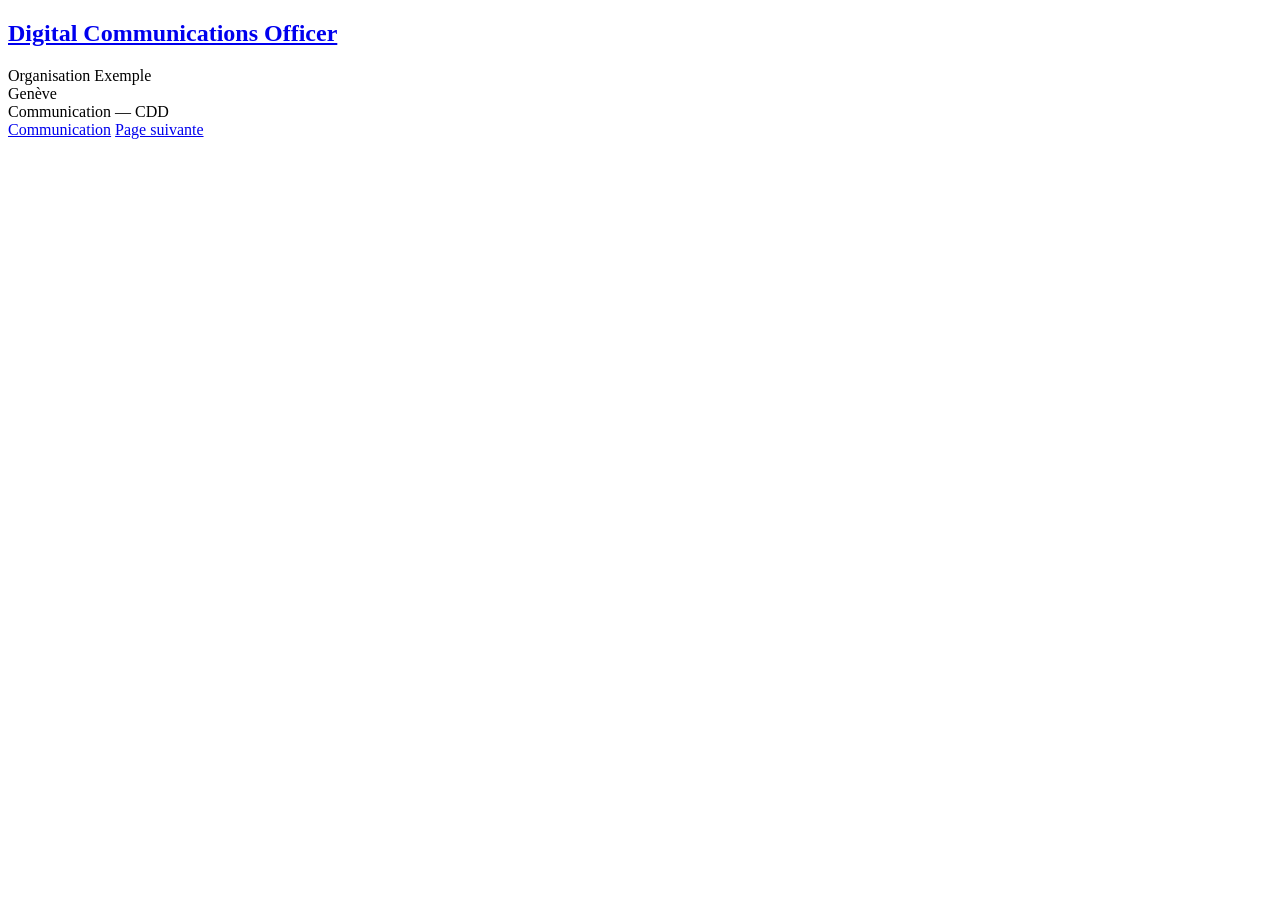
<file: tests/fixtures/cagi.html>
<!doctype html>
<html lang="fr">
  <body>
    <article class="job-card">
      <h2>
        <a href="/job/organisation-geneva-digital-communications-officer/">
          Digital Communications Officer
        </a>
      </h2>
      <div class="company">Organisation Exemple</div>
      <div class="location">Genève</div>
      <div>Communication — CDD</div>
    </article>
    <a href="/job-category/communication/">Communication</a>
    <a href="/fr/offres-demploi/page/2/">Page suivante</a>
  </body>
</html>
</file>
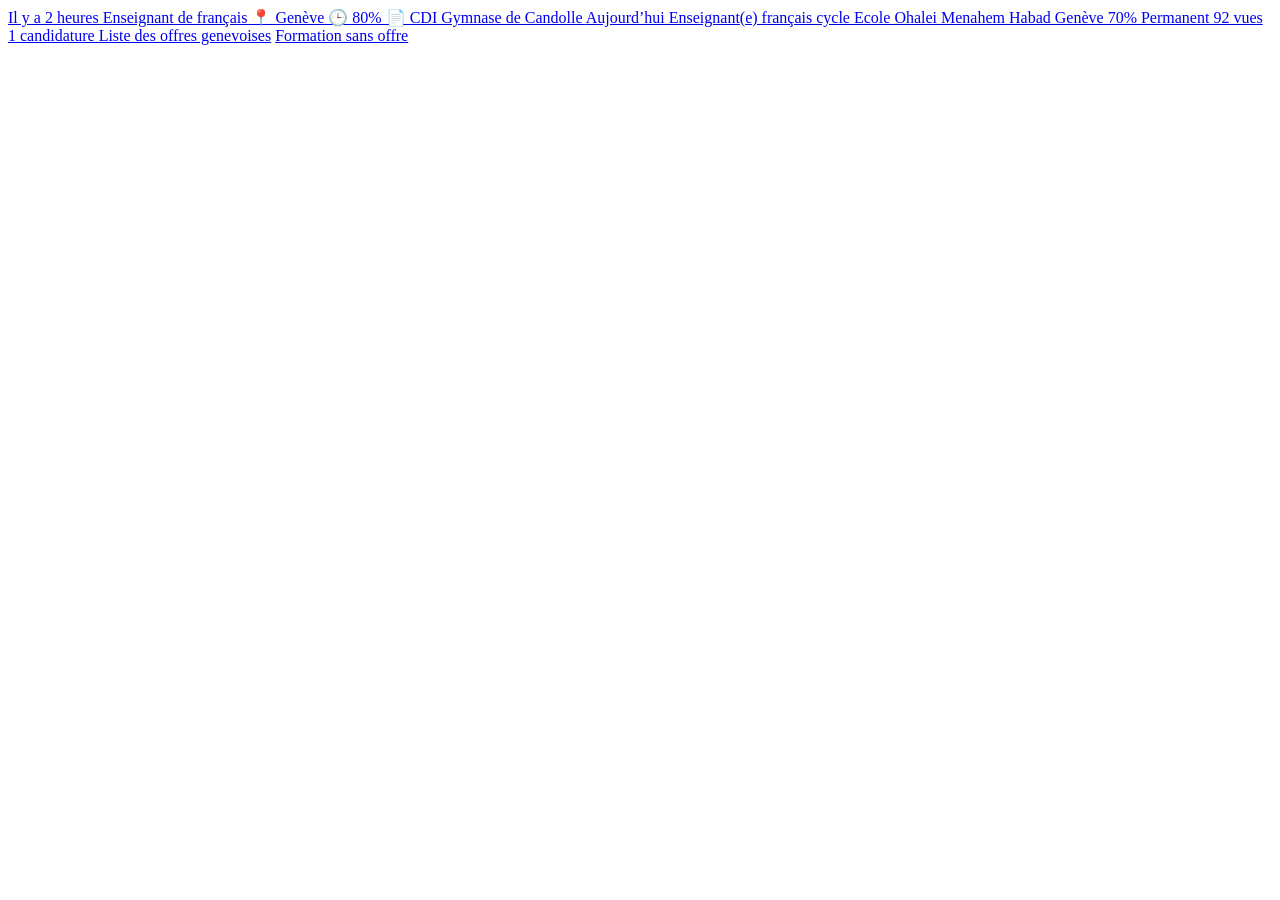
<file: tests/fixtures/educh.html>
<!doctype html>
<html lang="fr">
<body>
  <a href="/emploi/enseignant-francais-e987.html">
    Il y a 2 heures Enseignant de français 📍 Genève 🕒 80% 📄 CDI Gymnase de Candolle
  </a>
  <a href="/emploi/enseignant-e-francais-cycle-e89629">
    Aujourd’hui Enseignant(e) français cycle Ecole Ohalei Menahem Habad Genève
    70% Permanent 92 vues 1 candidature
  </a>
  <a href="/emploi/geneve-canton/">Liste des offres genevoises</a>
  <a href="/formation/francais">Formation sans offre</a>
</body>
</html>
</file>
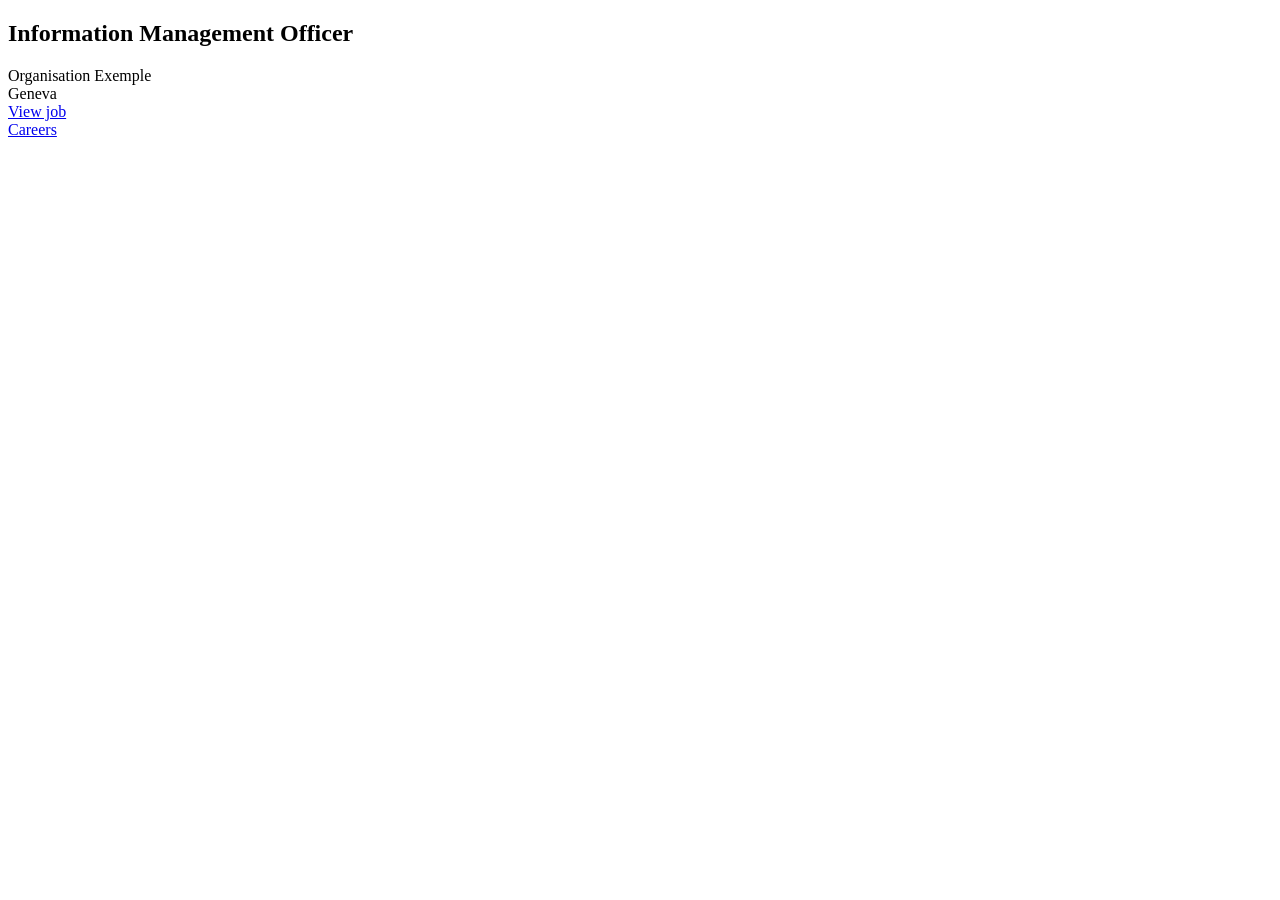
<file: tests/fixtures/generic_jobs.html>
<!doctype html>
<html lang="fr">
<body>
  <article class="job-card">
    <h2 class="job-title">Information Management Officer</h2>
    <div class="company">Organisation Exemple</div>
    <div class="location">Geneva</div>
    <a href="/jobs/information-management-42">View job</a>
  </article>
  <nav><a href="/careers">Careers</a></nav>
</body>
</html>
</file>
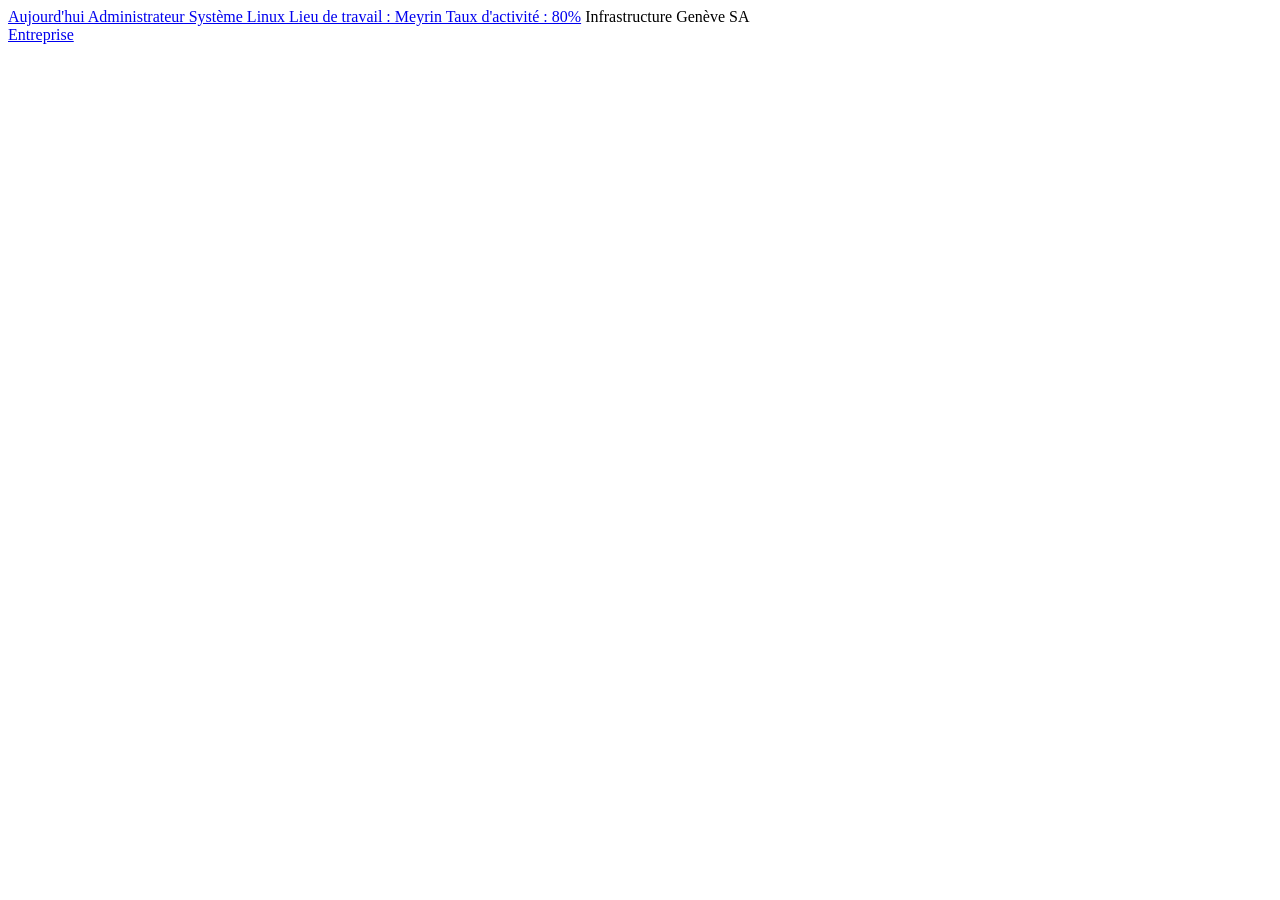
<file: tests/fixtures/jobs_ch.html>
<!doctype html>
<html lang="fr">
<body>
  <article data-cy="serp-item">
    <a data-cy="job-link" href="/fr/offres-emplois/detail/012345/"
       >Aujourd'hui Administrateur Système Linux Lieu de travail : Meyrin Taux d'activité : 80%</a>
    <span data-cy="company-name">Infrastructure Genève SA</span>
  </article>
  <a href="/fr/entreprises/exemple">Entreprise</a>
</body>
</html>
</file>
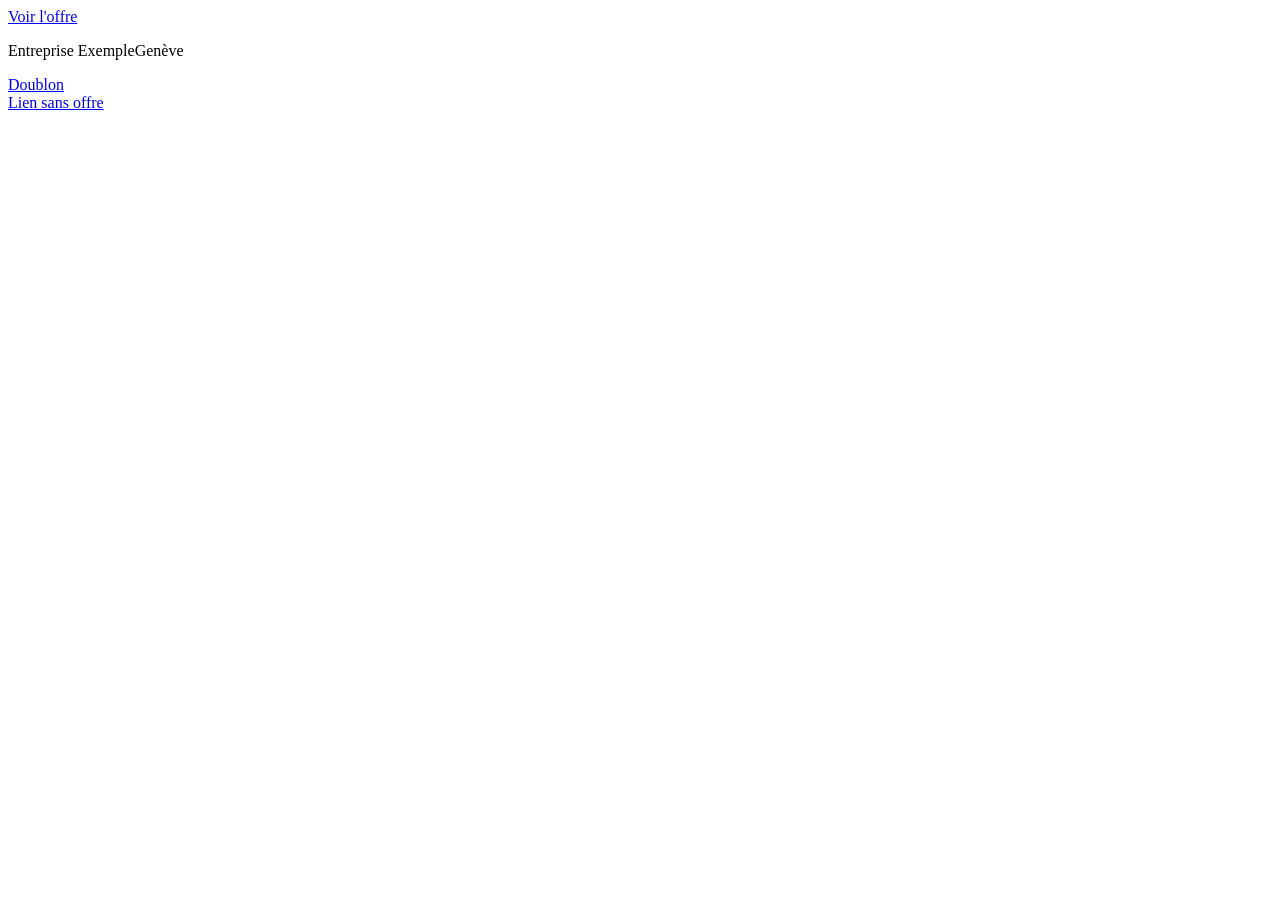
<file: tests/fixtures/jobscout24.html>
<!doctype html>
<html lang="fr">
<body>
  <article class="result">
    <a class="job-link-detail" href="/fr/job/administrateur-systeme/123/"
       title="Administrateur Système Linux">Voir l'offre</a>
    <p class="job-attributes"><span>Entreprise Exemple</span><span>Genève</span></p>
  </article>
  <article class="result">
    <a href="/fr/job/administrateur-systeme/123/"
       title="Administrateur Système Linux">Doublon</a>
  </article>
  <a href="/fr/entreprises/exemple">Lien sans offre</a>
</body>
</html>
</file>
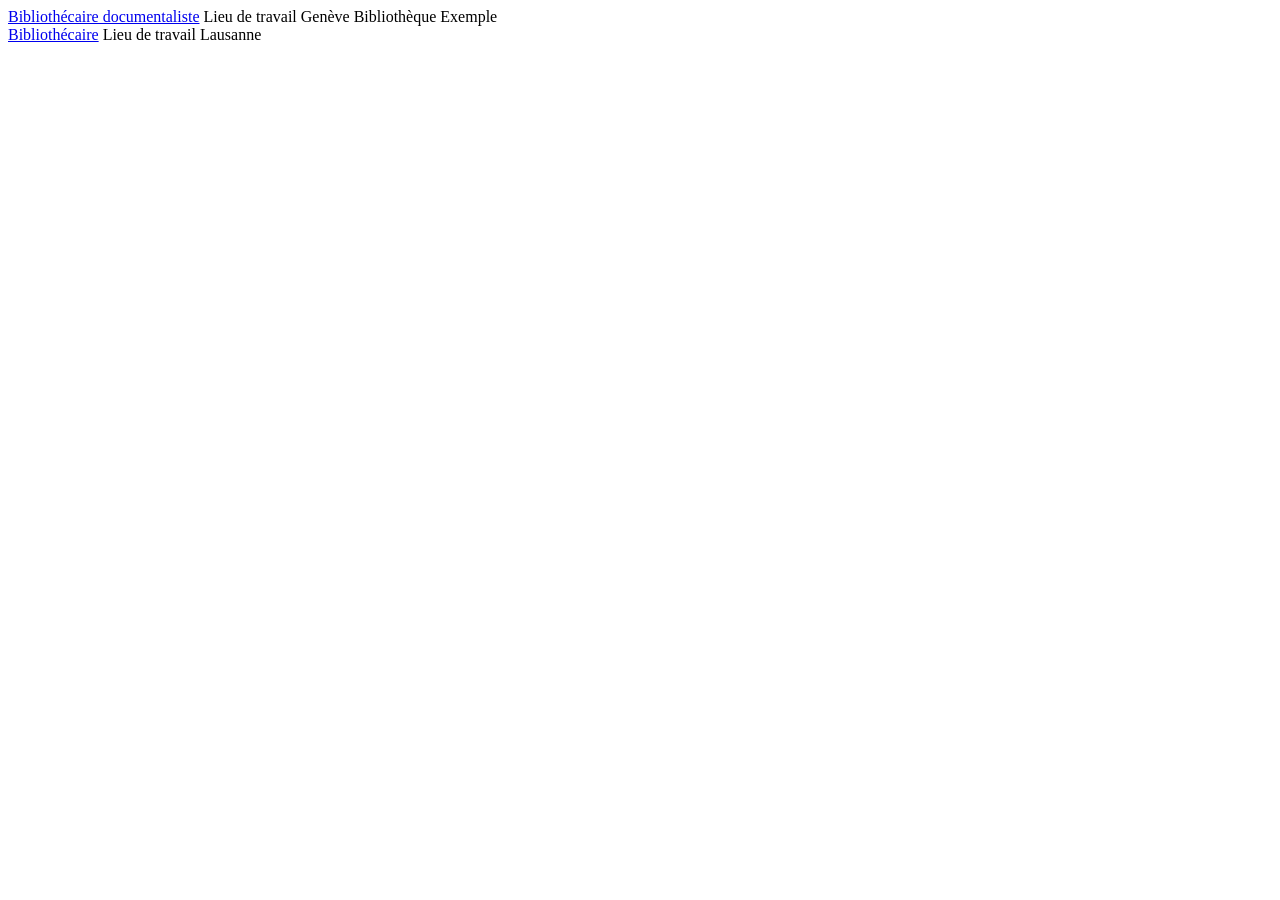
<file: tests/fixtures/jobup.html>
<!doctype html>
<html lang="fr">
<body>
  <article data-cy="serp-item">
    <a data-cy="job-link" href="/fr/emplois/detail/abc/"
       title="Bibliothécaire documentaliste">Bibliothécaire documentaliste</a>
    <span>Lieu de travail</span>
    <span>Genève</span>
    <span data-cy="company-name">Bibliothèque Exemple</span>
  </article>
  <article data-cy="serp-item">
    <a data-cy="job-link" href="/fr/emplois/detail/def/"
       title="Bibliothécaire">Bibliothécaire</a>
    <span>Lieu de travail</span>
    <span>Lausanne</span>
  </article>
</body>
</html>
</file>
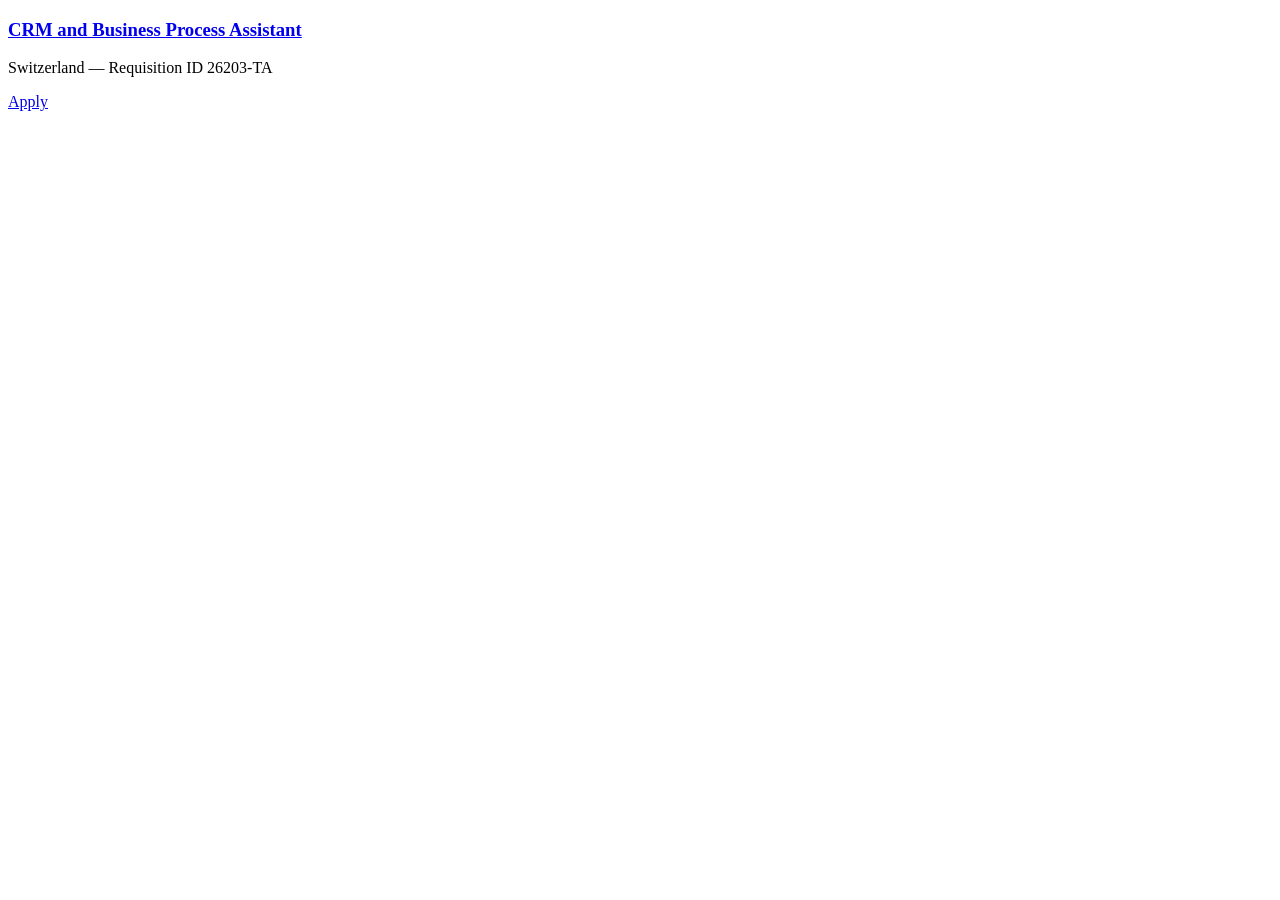
<file: tests/fixtures/wipo.html>
<!doctype html>
<html lang="en">
  <body>
    <section class="job-list">
      <article>
        <h3>
          <a href="/careersection/wp_1/jobdetail.ftl?job=26203-TA&amp;lang=en">
            CRM and Business Process Assistant
          </a>
        </h3>
        <p>Switzerland — Requisition ID 26203-TA</p>
      </article>
      <a href="/careersection/wp_1/jobdetail.ftl?job=26203-TA&amp;lang=en">
        Apply
      </a>
    </section>
  </body>
</html>
</file>
<file: docs/assets/site.css>
:root{color-scheme:light;--bg:#f6f8fc;--surface:#fff;--surface-2:#eef3fb;--text:#172033;--muted:#5c667a;--border:#dbe2ee;--primary:#1d4ed8;--primary-dark:#173ea6;--warning:#9a5a00;--shadow:0 12px 35px rgba(23,32,51,.08);font-family:Inter,ui-sans-serif,system-ui,-apple-system,BlinkMacSystemFont,"Segoe UI",sans-serif}
:root[data-theme="dark"]{color-scheme:dark;--bg:#101522;--surface:#171e2d;--surface-2:#222b3d;--text:#edf2ff;--muted:#aeb9cd;--border:#334058;--primary:#84a8ff;--primary-dark:#b2c7ff;--warning:#f7c46c;--shadow:0 12px 35px rgba(0,0,0,.3)}
*{box-sizing:border-box}html{scroll-behavior:smooth}body{margin:0;background:var(--bg);color:var(--text);line-height:1.5}a{color:var(--primary);text-decoration-thickness:.08em;text-underline-offset:.16em}button,input,select{font:inherit}button,.button{cursor:pointer}.shell{width:min(1440px,calc(100% - 2rem));margin-inline:auto}.skip-link{position:fixed;left:1rem;top:-5rem;z-index:100;background:var(--surface);padding:.7rem 1rem;border-radius:.5rem}.skip-link:focus{top:1rem}.site-header{position:sticky;top:0;z-index:30;background:color-mix(in srgb,var(--surface) 92%,transparent);border-bottom:1px solid var(--border);backdrop-filter:blur(12px)}.header-inner{min-height:64px;display:flex;align-items:center;gap:1.25rem}.brand{font-weight:850;color:var(--text);text-decoration:none;white-space:nowrap}.main-nav{display:flex;align-items:center;gap:.25rem;overflow:auto}.main-nav a{padding:.55rem .7rem;color:var(--muted);text-decoration:none;border-radius:.5rem;white-space:nowrap;font-size:.92rem}.main-nav a:hover,.main-nav a[aria-current="page"]{background:var(--surface-2);color:var(--text)}.header-actions{display:flex;gap:.4rem;margin-left:auto}.icon-button,.secondary,.button{border:1px solid var(--border);background:var(--surface);color:var(--text);border-radius:.55rem;padding:.48rem .72rem;text-decoration:none;font-weight:650}.icon-button:hover,.secondary:hover,.button:hover{border-color:var(--primary);color:var(--primary)}main{padding-block:2.25rem 4rem}.hero{display:flex;justify-content:space-between;gap:2rem;align-items:flex-end;margin-bottom:1.5rem}.eyebrow{color:var(--primary);font-weight:750;text-transform:uppercase;letter-spacing:.08em;font-size:.78rem;margin:0 0 .35rem}.hero h1{font-size:clamp(1.85rem,4vw,3rem);line-height:1.08;margin:0;max-width:900px}.updated{color:var(--muted);margin:.7rem 0 0}.hero-stats{display:flex;gap:.65rem}.hero-stats div{min-width:95px;background:var(--surface);border:1px solid var(--border);border-radius:.8rem;padding:.7rem 1rem;text-align:center;box-shadow:var(--shadow)}.hero-stats strong{display:block;font-size:1.55rem}.hero-stats span{color:var(--muted);font-size:.82rem}.panel{background:var(--surface);border:1px solid var(--border);border-radius:1rem;padding:1.15rem;box-shadow:var(--shadow)}.panel-title-row{display:flex;align-items:start;justify-content:space-between;gap:1rem}.panel h2{font-size:1.15rem;margin:0}.panel p{color:var(--muted);margin:.2rem 0 1rem}.filter-grid{display:grid;grid-template-columns:repeat(4,minmax(0,1fr));gap:.75rem}.search-field{grid-column:span 2}.filter-grid label{min-width:0;font-size:.78rem;color:var(--muted);font-weight:700}.filter-grid input,.filter-grid select{display:block;width:100%;margin-top:.25rem;min-height:42px;border:1px solid var(--border);border-radius:.55rem;background:var(--bg);color:var(--text);padding:.55rem .65rem}.filter-grid input:focus,.filter-grid select:focus,button:focus-visible,a:focus-visible{outline:3px solid color-mix(in srgb,var(--primary) 35%,transparent);outline-offset:2px}.filter-toggles{display:flex;gap:1.25rem;flex-wrap:wrap;margin-top:.9rem;font-size:.9rem}.results-bar{display:flex;justify-content:space-between;align-items:center;gap:1rem;margin:1.2rem 0}.results-bar p{font-weight:750;margin:0}.results-bar>div{display:flex;gap:.5rem;flex-wrap:wrap}.score-help{background:color-mix(in srgb,var(--primary) 8%,var(--surface));border-left:4px solid var(--primary);padding:.75rem 1rem;border-radius:.35rem;color:var(--muted);font-size:.9rem}.score-help strong{color:var(--text)}.jobs-section{margin-top:2rem}.section-heading{border-bottom:2px solid var(--border)}.section-heading h2{font-size:1.35rem;margin:0;padding-bottom:.5rem}.count{display:inline-grid;place-items:center;min-width:1.7rem;height:1.7rem;padding:0 .4rem;border-radius:99px;background:var(--primary);color:var(--bg);font-size:.78rem;vertical-align:middle}.table-wrap{overflow-x:auto;border:1px solid var(--border);border-radius:.8rem;background:var(--surface);margin-top:1rem;box-shadow:var(--shadow)}table{border-collapse:separate;border-spacing:0;width:100%;font-size:.9rem}th{background:var(--surface-2);color:var(--text);padding:.65rem .7rem;text-align:left;border-bottom:1px solid var(--border);white-space:nowrap}td{padding:.72rem;border-bottom:1px solid var(--border);vertical-align:top}tbody tr:last-child td{border-bottom:0}tbody tr:hover td{background:color-mix(in srgb,var(--primary) 5%,var(--surface))}.job-row.new td{background:color-mix(in srgb,#facc15 10%,var(--surface))}.job-row.is-favorite td:first-child{box-shadow:inset 4px 0 var(--warning)}.job-row.is-hidden{opacity:.58}.job-title{font-weight:760}.keywords{display:block;color:var(--muted);font-size:.76rem;margin-top:.3rem;max-width:38rem}.details{display:flex;gap:.3rem;flex-wrap:wrap}.detail-chip,.score{display:inline-block;border-radius:99px;padding:.18rem .48rem;font-size:.76rem;white-space:nowrap}.detail-chip{background:var(--surface-2)}.score{background:color-mix(in srgb,var(--primary) 12%,var(--surface));color:var(--primary-dark)}.score strong{margin-left:.2rem}.muted,time{color:var(--muted);white-space:nowrap}.tracking{display:flex;align-items:center;gap:.35rem;min-width:255px}.tracking select{max-width:155px;border:1px solid var(--border);background:var(--bg);color:var(--text);border-radius:.45rem;padding:.36rem}.tracking button{padding:.36rem .48rem}.favorite{border:0;background:transparent;color:var(--warning);font-size:1.45rem;line-height:1}.sort-button{border:0;background:transparent;color:inherit;font-weight:750;padding:0}.sort-button::after{content:" ↕";color:var(--muted)}.sort-button[data-direction="asc"]::after{content:" ↑"}.sort-button[data-direction="desc"]::after{content:" ↓"}.section-empty{color:var(--muted);background:var(--surface);border:1px dashed var(--border);border-radius:.7rem;padding:1rem}.sr-only{position:absolute!important;width:1px!important;height:1px!important;padding:0!important;margin:-1px!important;overflow:hidden!important;clip:rect(0,0,0,0)!important;white-space:nowrap!important;border:0!important}[hidden]{display:none!important}footer{border-top:1px solid var(--border);padding:1.5rem 0;color:var(--muted);font-size:.85rem;background:var(--surface)}
.job-row.review td{background:color-mix(in srgb,#f59e0b 7%,var(--surface))}.review-reason{display:block;color:var(--warning);font-size:.76rem;margin-top:.3rem;font-weight:650}.fit-tier{display:inline-block;border-radius:99px;padding:.18rem .48rem;font-size:.76rem;white-space:nowrap;font-weight:750}.fit-core{background:color-mix(in srgb,#16a34a 14%,var(--surface));color:color-mix(in srgb,#15803d 90%,var(--text))}.fit-adjacent{background:var(--surface-2);color:var(--muted)}.status-profile{margin-bottom:1.5rem}.status-profile h3{margin:1.4rem 0 .4rem}.freshness-warning{color:var(--warning)!important;background:color-mix(in srgb,#f59e0b 12%,var(--surface));border-left:4px solid var(--warning);padding:.65rem .8rem;border-radius:.35rem;font-weight:750}
.portal-hero{padding:2rem 0 1rem}.portal-hero h1{font-size:clamp(2.1rem,6vw,4rem);line-height:1.02;margin:.3rem 0;max-width:850px}.portal-intro{font-size:1.1rem;color:var(--muted);max-width:760px}.coverage{display:flex;gap:.5rem;flex-wrap:wrap;margin-top:1rem}.coverage span{background:var(--surface-2);border-radius:99px;padding:.35rem .65rem;font-size:.83rem}.profile-grid{display:grid;grid-template-columns:repeat(3,1fr);gap:1rem;margin-top:1.5rem}.profile-card{display:flex;flex-direction:column;background:var(--surface);border:1px solid var(--border);border-radius:1rem;padding:1.15rem;box-shadow:var(--shadow)}.profile-card h2{margin:.25rem 0;font-size:1.3rem}.profile-card>p{color:var(--muted)}.card-stats{display:flex;gap:.6rem;margin:.5rem 0 1rem}.card-stats span{background:var(--surface-2);border-radius:.5rem;padding:.4rem .55rem;font-size:.82rem}.latest{border-top:1px solid var(--border);padding-top:.8rem;margin-top:auto}.latest h3{font-size:.82rem;text-transform:uppercase;color:var(--muted);letter-spacing:.05em}.latest ul{padding-left:1.1rem}.latest li{margin:.35rem 0;font-size:.88rem}.card-actions{display:flex;gap:.5rem;align-items:center;margin-top:1rem}.primary-button{display:inline-block;background:var(--primary);color:var(--bg);border-radius:.55rem;padding:.55rem .75rem;text-decoration:none;font-weight:750}.primary-button:hover{background:var(--primary-dark)}.rss-link{font-size:.85rem}.last-update{font-size:.78rem!important}
@media(max-width:1150px){.profile-grid{grid-template-columns:1fr 1fr}}
@media(max-width:760px){.shell{width:min(100% - 1rem,1440px)}.header-inner{align-items:flex-start;flex-wrap:wrap;padding:.65rem 0}.main-nav{order:3;width:100%}.site-header{position:relative}.hero{align-items:flex-start;flex-direction:column}.hero-stats{width:100%}.hero-stats div{flex:1}.filter-grid{grid-template-columns:1fr 1fr}.search-field{grid-column:1/-1}.results-bar{align-items:flex-start;flex-direction:column}.profile-grid{grid-template-columns:1fr}.table-wrap{overflow:visible;border:0;background:transparent;box-shadow:none}table,thead,tbody,tr,td{display:block;width:100%}thead{position:absolute;width:1px;height:1px;overflow:hidden;clip:rect(0,0,0,0)}tbody{display:grid;gap:.75rem}.job-row{border:1px solid var(--border);border-radius:.8rem;background:var(--surface);box-shadow:var(--shadow);overflow:hidden}.job-row td{display:grid;grid-template-columns:95px 1fr;gap:.5rem;border-bottom:1px solid var(--border);padding:.65rem}.job-row td::before{content:attr(data-label);color:var(--muted);font-size:.75rem;font-weight:750}.job-row td:first-child{display:block}.job-row td:first-child::before{display:none}.job-row td:last-child{border-bottom:0}.tracking{min-width:0;flex-wrap:wrap}.tracking select{max-width:100%}th{position:static}}
@media(max-width:480px){.filter-grid{grid-template-columns:1fr}.search-field{grid-column:auto}.panel-title-row{align-items:flex-start;flex-direction:column}.job-row td{grid-template-columns:80px 1fr}.header-actions{position:absolute;right:0;top:.55rem}}
@media print{.site-header,.filters,.results-bar,.tracking,footer,.score-help{display:none!important}body{background:#fff;color:#000}.shell{width:100%}.table-wrap{box-shadow:none}.jobs-section{break-inside:avoid}.job-row.is-hidden{display:none!important}}
</file>
